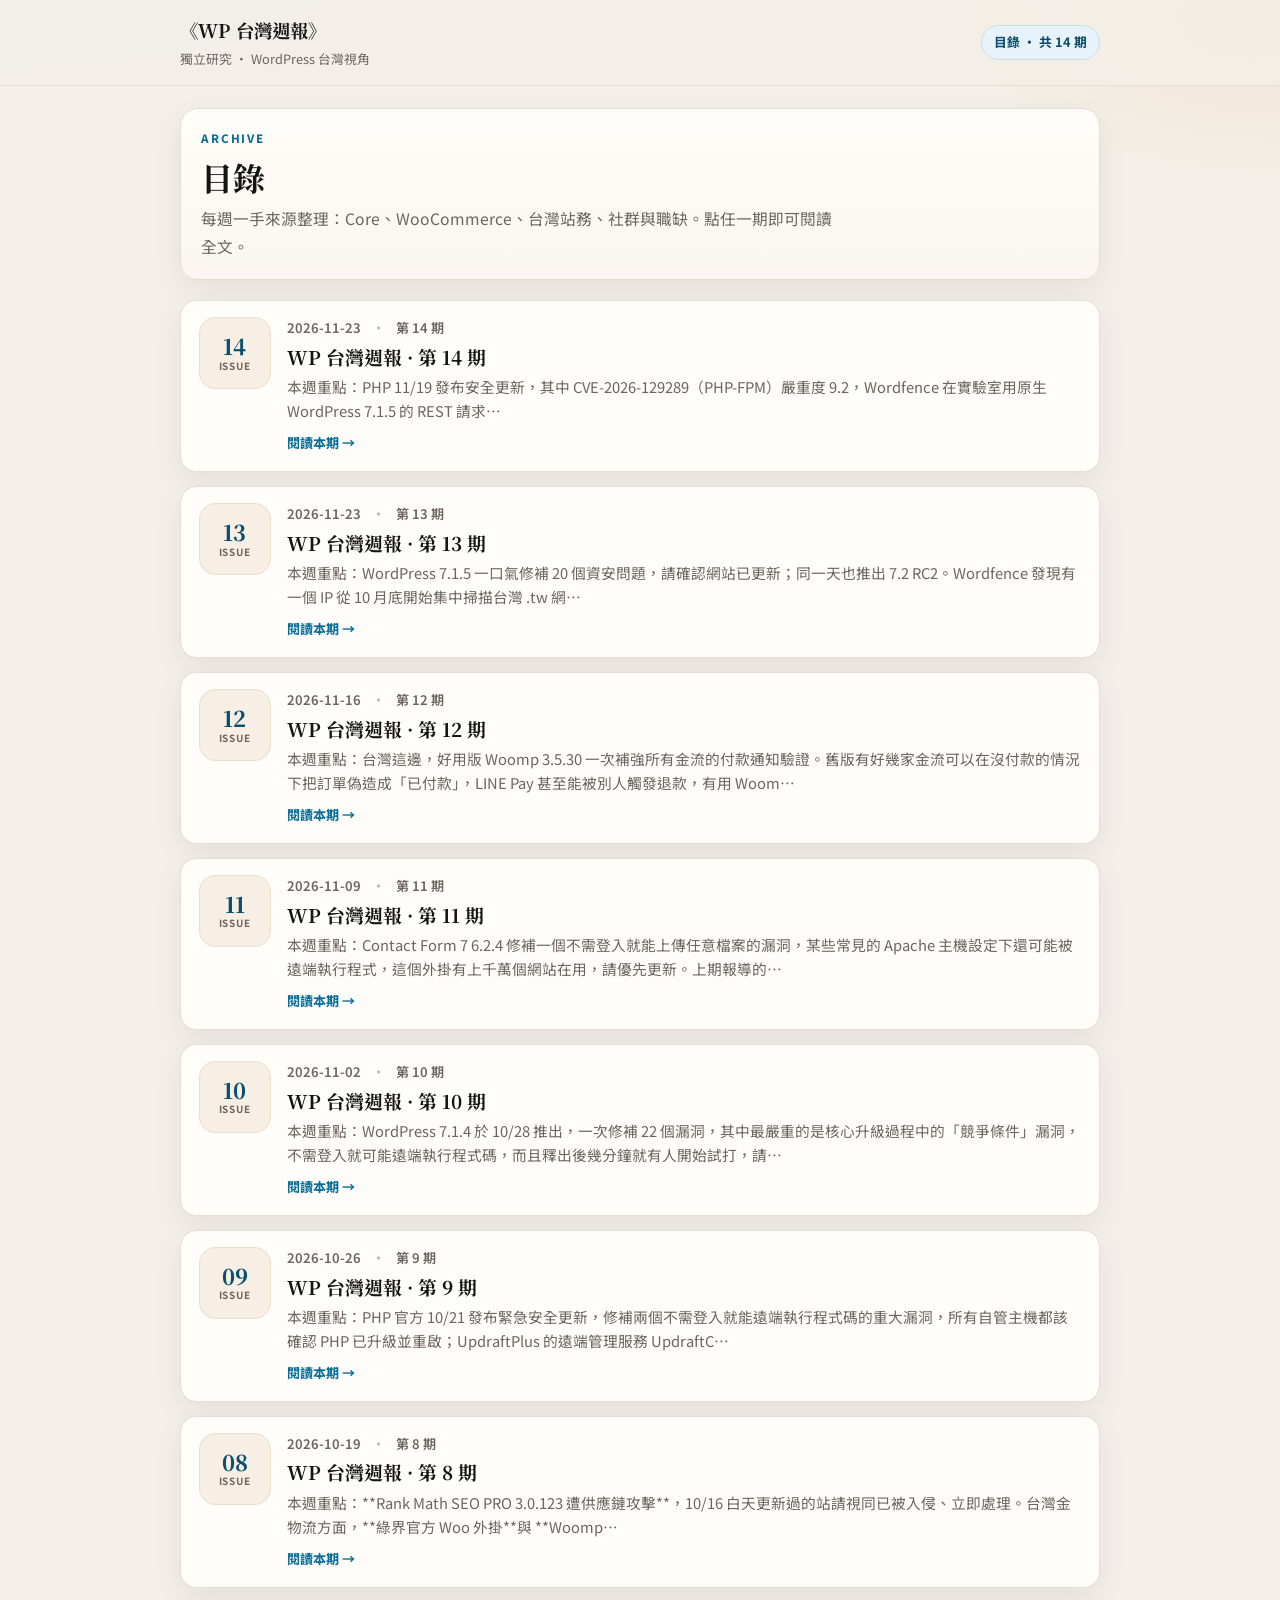
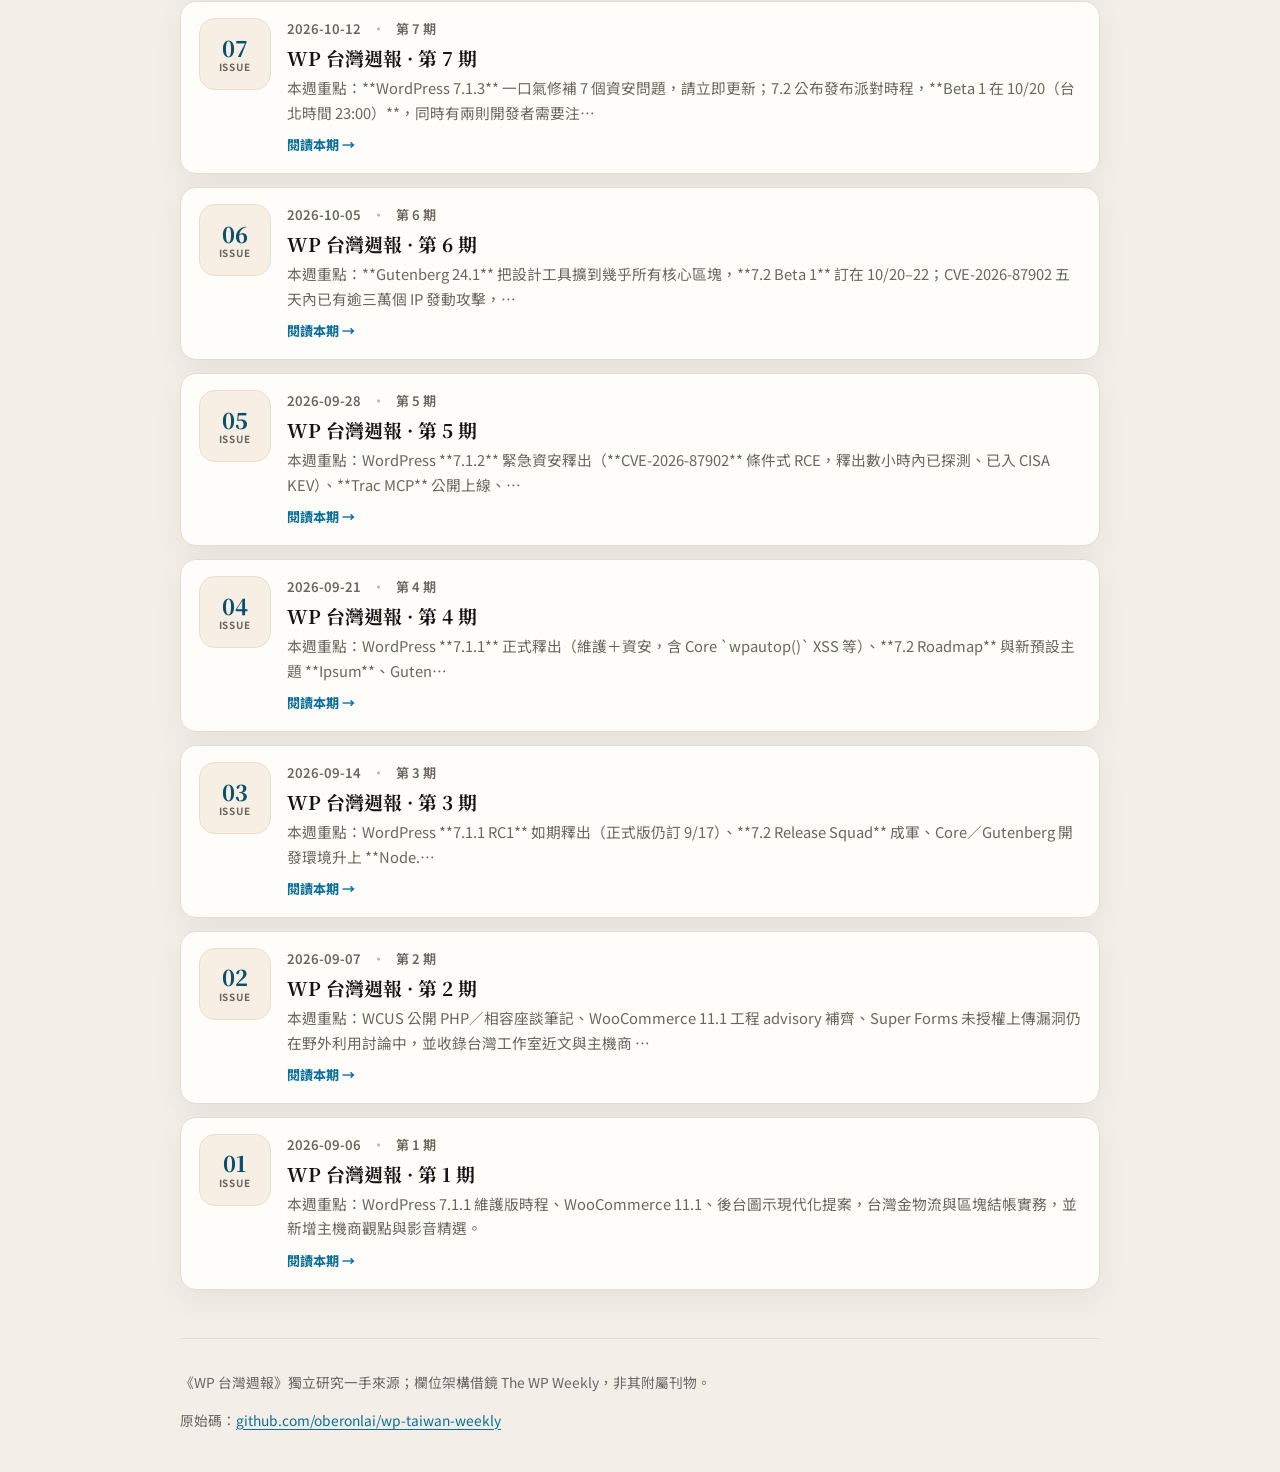
<file: index.html>
<!DOCTYPE html>
<html lang="zh-Hant">
<head>
<meta charset="utf-8">
<meta name="viewport" content="width=device-width, initial-scale=1">
<title>《WP 台灣週報》目錄</title>
<meta name="description" content="《WP 台灣週報》期數目錄：獨立研究 WordPress／WooCommerce 台灣視角週報。">
<link rel="preconnect" href="https://fonts.googleapis.com">
<link rel="preconnect" href="https://fonts.gstatic.com" crossorigin>
<link href="https://fonts.googleapis.com/css2?family=Noto+Sans+TC:wght@400;500;700;800&family=Noto+Serif+TC:wght@600;700&display=swap" rel="stylesheet">
<link rel="stylesheet" href="styles.css">
</head>
<body>
<header class="site-header">
  <div class="inner">
    <a class="brand" href="./"><strong>《WP 台灣週報》</strong><span>獨立研究 · WordPress 台灣視角</span></a>
    <span class="badge">目錄 · 共 14 期</span>
  </div>
</header>
<main class="page">
  <section class="intro">
    <div class="kicker">Archive</div>
    <h1>目錄</h1>
    <p>每週一手來源整理：Core、WooCommerce、台灣站務、社群與職缺。點任一期即可閱讀全文。</p>
  </section>
  <section class="issue-list" aria-label="期數列表"><a class="issue-card" href="issues/014.html"><div class="issue-num">14<small>ISSUE</small></div><div class="issue-body"><div class="issue-meta"><span>2026-11-23</span><span class="dot">·</span><span>第 14 期</span></div><h2>WP 台灣週報 · 第 14 期</h2><p>本週重點：PHP 11/19 發布安全更新，其中 CVE-2026-129289（PHP-FPM）嚴重度 9.2，Wordfence 在實驗室用原生 WordPress 7.1.5 的 REST 請求…</p><div class="issue-cta">閱讀本期 →</div></div></a><a class="issue-card" href="issues/013.html"><div class="issue-num">13<small>ISSUE</small></div><div class="issue-body"><div class="issue-meta"><span>2026-11-23</span><span class="dot">·</span><span>第 13 期</span></div><h2>WP 台灣週報 · 第 13 期</h2><p>本週重點：WordPress 7.1.5 一口氣修補 20 個資安問題，請確認網站已更新；同一天也推出 7.2 RC2。Wordfence 發現有一個 IP 從 10 月底開始集中掃描台灣 .tw 網…</p><div class="issue-cta">閱讀本期 →</div></div></a><a class="issue-card" href="issues/012.html"><div class="issue-num">12<small>ISSUE</small></div><div class="issue-body"><div class="issue-meta"><span>2026-11-16</span><span class="dot">·</span><span>第 12 期</span></div><h2>WP 台灣週報 · 第 12 期</h2><p>本週重點：台灣這邊，好用版 Woomp 3.5.30 一次補強所有金流的付款通知驗證。舊版有好幾家金流可以在沒付款的情況下把訂單偽造成「已付款」，LINE Pay 甚至能被別人觸發退款，有用 Woom…</p><div class="issue-cta">閱讀本期 →</div></div></a><a class="issue-card" href="issues/011.html"><div class="issue-num">11<small>ISSUE</small></div><div class="issue-body"><div class="issue-meta"><span>2026-11-09</span><span class="dot">·</span><span>第 11 期</span></div><h2>WP 台灣週報 · 第 11 期</h2><p>本週重點：Contact Form 7 6.2.4 修補一個不需登入就能上傳任意檔案的漏洞，某些常見的 Apache 主機設定下還可能被遠端執行程式，這個外掛有上千萬個網站在用，請優先更新。上期報導的…</p><div class="issue-cta">閱讀本期 →</div></div></a><a class="issue-card" href="issues/010.html"><div class="issue-num">10<small>ISSUE</small></div><div class="issue-body"><div class="issue-meta"><span>2026-11-02</span><span class="dot">·</span><span>第 10 期</span></div><h2>WP 台灣週報 · 第 10 期</h2><p>本週重點：WordPress 7.1.4 於 10/28 推出，一次修補 22 個漏洞，其中最嚴重的是核心升級過程中的「競爭條件」漏洞，不需登入就可能遠端執行程式碼，而且釋出後幾分鐘就有人開始試打，請…</p><div class="issue-cta">閱讀本期 →</div></div></a><a class="issue-card" href="issues/009.html"><div class="issue-num">09<small>ISSUE</small></div><div class="issue-body"><div class="issue-meta"><span>2026-10-26</span><span class="dot">·</span><span>第 9 期</span></div><h2>WP 台灣週報 · 第 9 期</h2><p>本週重點：PHP 官方 10/21 發布緊急安全更新，修補兩個不需登入就能遠端執行程式碼的重大漏洞，所有自管主機都該確認 PHP 已升級並重啟；UpdraftPlus 的遠端管理服務 UpdraftC…</p><div class="issue-cta">閱讀本期 →</div></div></a><a class="issue-card" href="issues/008.html"><div class="issue-num">08<small>ISSUE</small></div><div class="issue-body"><div class="issue-meta"><span>2026-10-19</span><span class="dot">·</span><span>第 8 期</span></div><h2>WP 台灣週報 · 第 8 期</h2><p>本週重點：**Rank Math SEO PRO 3.0.123 遭供應鏈攻擊**，10/16 白天更新過的站請視同已被入侵、立即處理。台灣金物流方面，**綠界官方 Woo 外掛**與 **Woomp…</p><div class="issue-cta">閱讀本期 →</div></div></a><a class="issue-card" href="issues/007.html"><div class="issue-num">07<small>ISSUE</small></div><div class="issue-body"><div class="issue-meta"><span>2026-10-12</span><span class="dot">·</span><span>第 7 期</span></div><h2>WP 台灣週報 · 第 7 期</h2><p>本週重點：**WordPress 7.1.3** 一口氣修補 7 個資安問題，請立即更新；7.2 公布發布派對時程，**Beta 1 在 10/20（台北時間 23:00）**，同時有兩則開發者需要注…</p><div class="issue-cta">閱讀本期 →</div></div></a><a class="issue-card" href="issues/006.html"><div class="issue-num">06<small>ISSUE</small></div><div class="issue-body"><div class="issue-meta"><span>2026-10-05</span><span class="dot">·</span><span>第 6 期</span></div><h2>WP 台灣週報 · 第 6 期</h2><p>本週重點：**Gutenberg 24.1** 把設計工具擴到幾乎所有核心區塊，**7.2 Beta 1** 訂在 10/20–22；CVE-2026-87902 五天內已有逾三萬個 IP 發動攻擊，…</p><div class="issue-cta">閱讀本期 →</div></div></a><a class="issue-card" href="issues/005.html"><div class="issue-num">05<small>ISSUE</small></div><div class="issue-body"><div class="issue-meta"><span>2026-09-28</span><span class="dot">·</span><span>第 5 期</span></div><h2>WP 台灣週報 · 第 5 期</h2><p>本週重點：WordPress **7.1.2** 緊急資安釋出（**CVE-2026-87902** 條件式 RCE，釋出數小時內已探測、已入 CISA KEV）、**Trac MCP** 公開上線、…</p><div class="issue-cta">閱讀本期 →</div></div></a><a class="issue-card" href="issues/004.html"><div class="issue-num">04<small>ISSUE</small></div><div class="issue-body"><div class="issue-meta"><span>2026-09-21</span><span class="dot">·</span><span>第 4 期</span></div><h2>WP 台灣週報 · 第 4 期</h2><p>本週重點：WordPress **7.1.1** 正式釋出（維護＋資安，含 Core `wpautop()` XSS 等）、**7.2 Roadmap** 與新預設主題 **Ipsum**、Guten…</p><div class="issue-cta">閱讀本期 →</div></div></a><a class="issue-card" href="issues/003.html"><div class="issue-num">03<small>ISSUE</small></div><div class="issue-body"><div class="issue-meta"><span>2026-09-14</span><span class="dot">·</span><span>第 3 期</span></div><h2>WP 台灣週報 · 第 3 期</h2><p>本週重點：WordPress **7.1.1 RC1** 如期釋出（正式版仍訂 9/17）、**7.2 Release Squad** 成軍、Core／Gutenberg 開發環境升上 **Node.…</p><div class="issue-cta">閱讀本期 →</div></div></a><a class="issue-card" href="issues/002.html"><div class="issue-num">02<small>ISSUE</small></div><div class="issue-body"><div class="issue-meta"><span>2026-09-07</span><span class="dot">·</span><span>第 2 期</span></div><h2>WP 台灣週報 · 第 2 期</h2><p>本週重點：WCUS 公開 PHP／相容座談筆記、WooCommerce 11.1 工程 advisory 補齊、Super Forms 未授權上傳漏洞仍在野外利用討論中，並收錄台灣工作室近文與主機商 …</p><div class="issue-cta">閱讀本期 →</div></div></a><a class="issue-card" href="issues/001.html"><div class="issue-num">01<small>ISSUE</small></div><div class="issue-body"><div class="issue-meta"><span>2026-09-06</span><span class="dot">·</span><span>第 1 期</span></div><h2>WP 台灣週報 · 第 1 期</h2><p>本週重點：WordPress 7.1.1 維護版時程、WooCommerce 11.1、後台圖示現代化提案，台灣金物流與區塊結帳實務，並新增主機商觀點與影音精選。</p><div class="issue-cta">閱讀本期 →</div></div></a></section>
</main>
<footer class="site-footer">
  <p>《WP 台灣週報》獨立研究一手來源；欄位架構借鏡 The WP Weekly，非其附屬刊物。</p>
  <p>原始碼：<a href="https://github.com/oberonlai/wp-taiwan-weekly">github.com/oberonlai/wp-taiwan-weekly</a></p>
</footer>
</body>
</html>
</file>
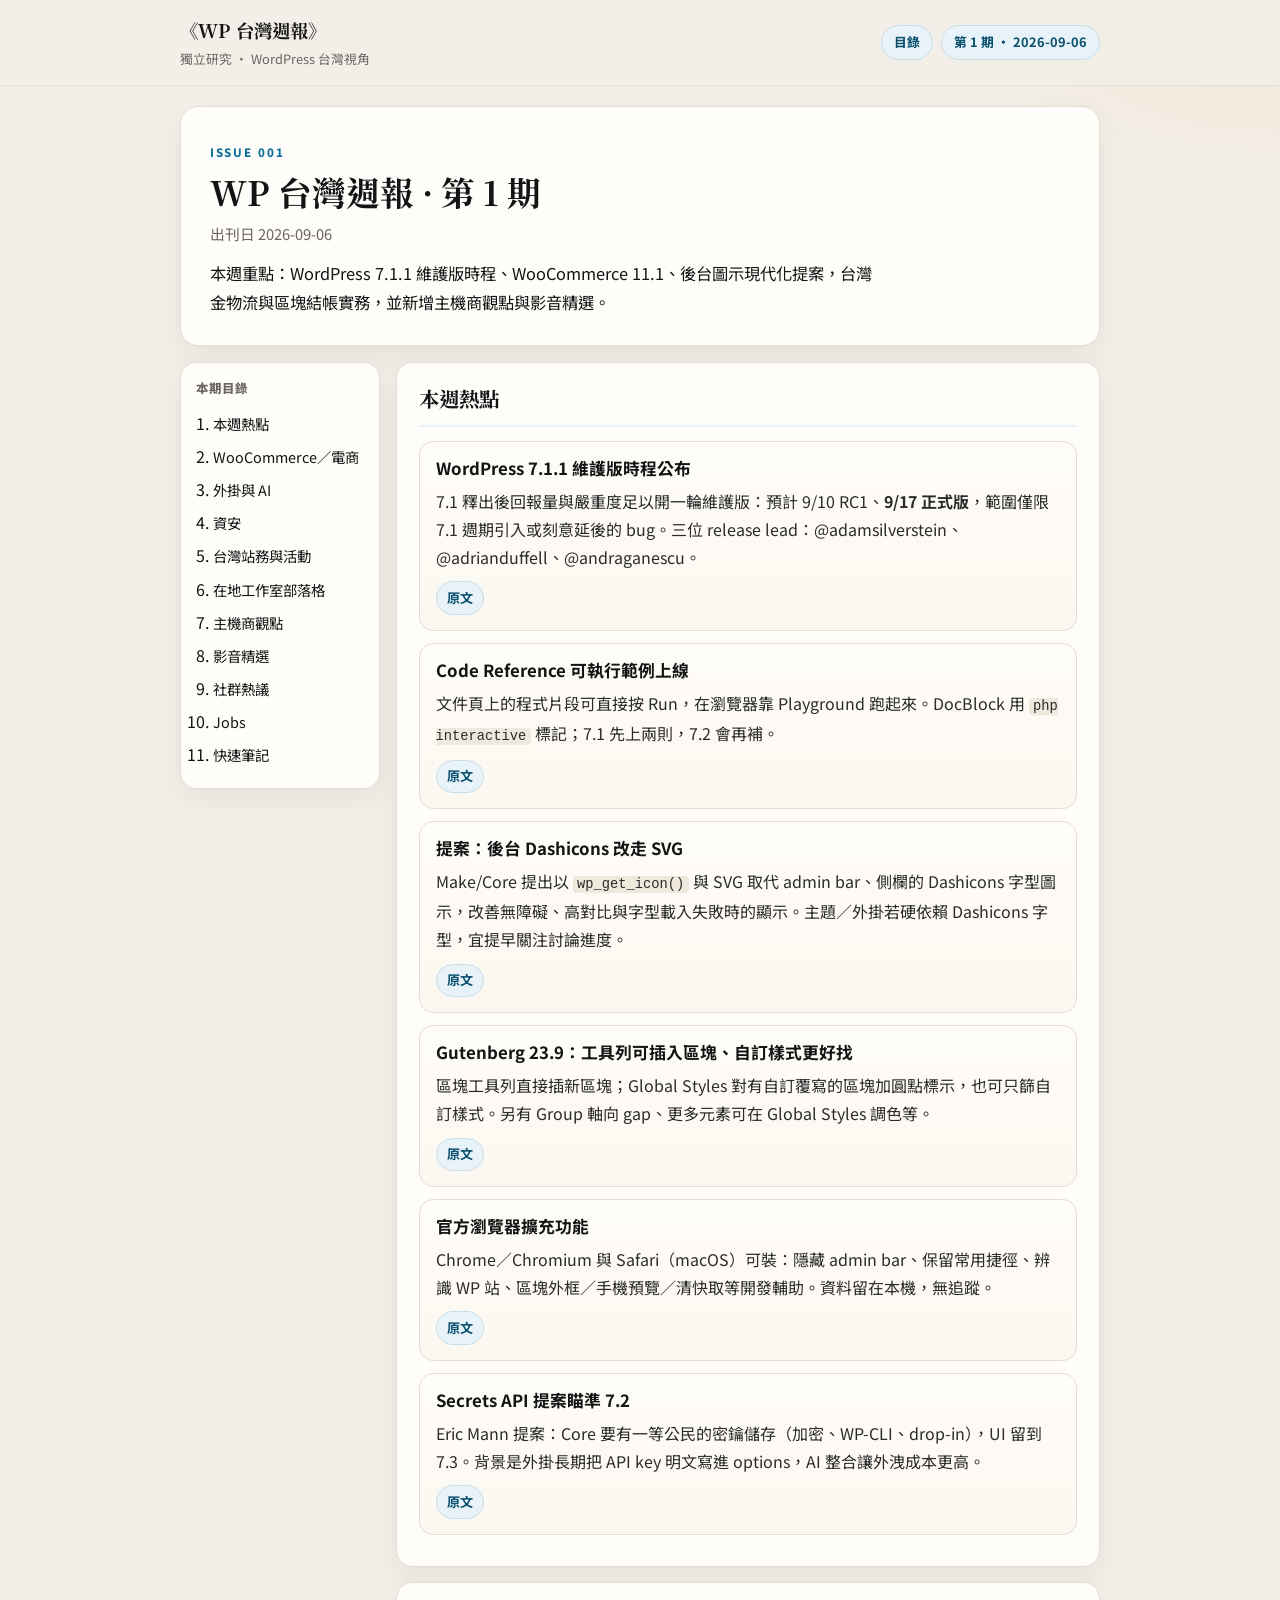
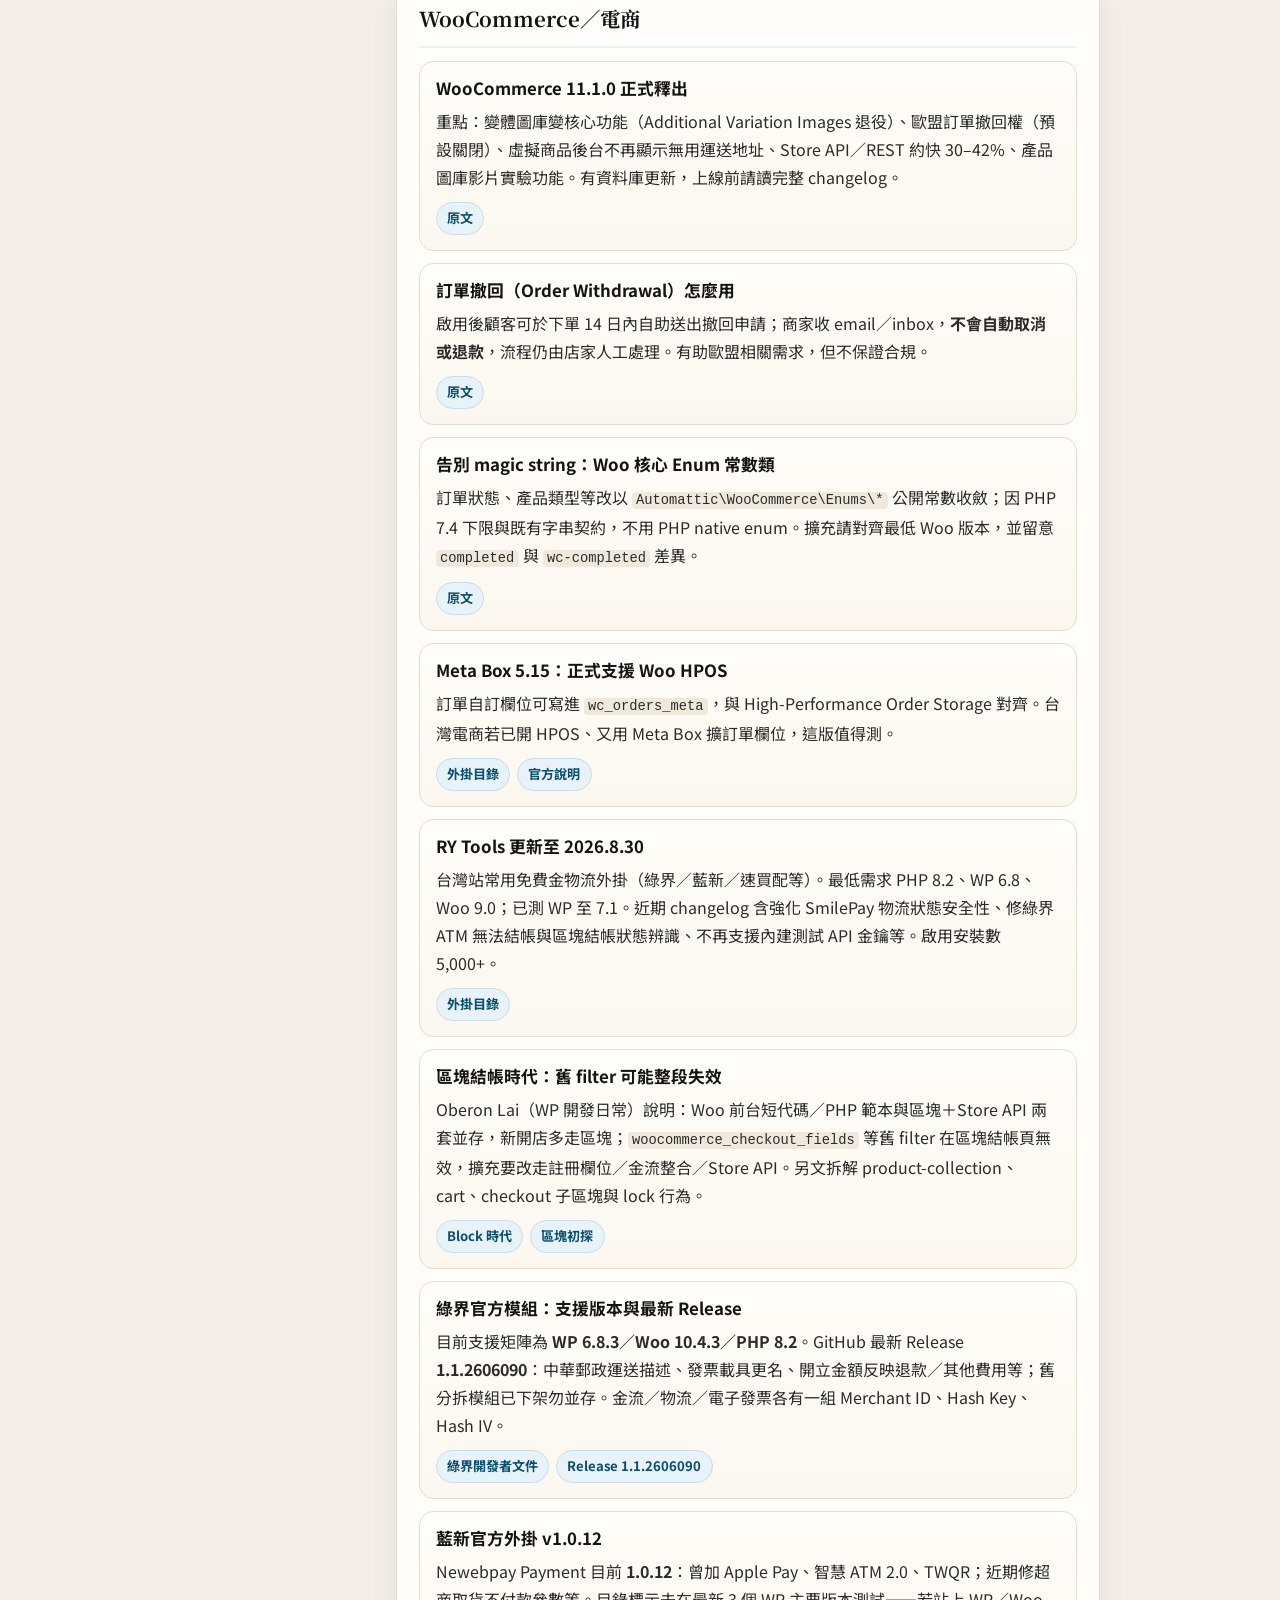
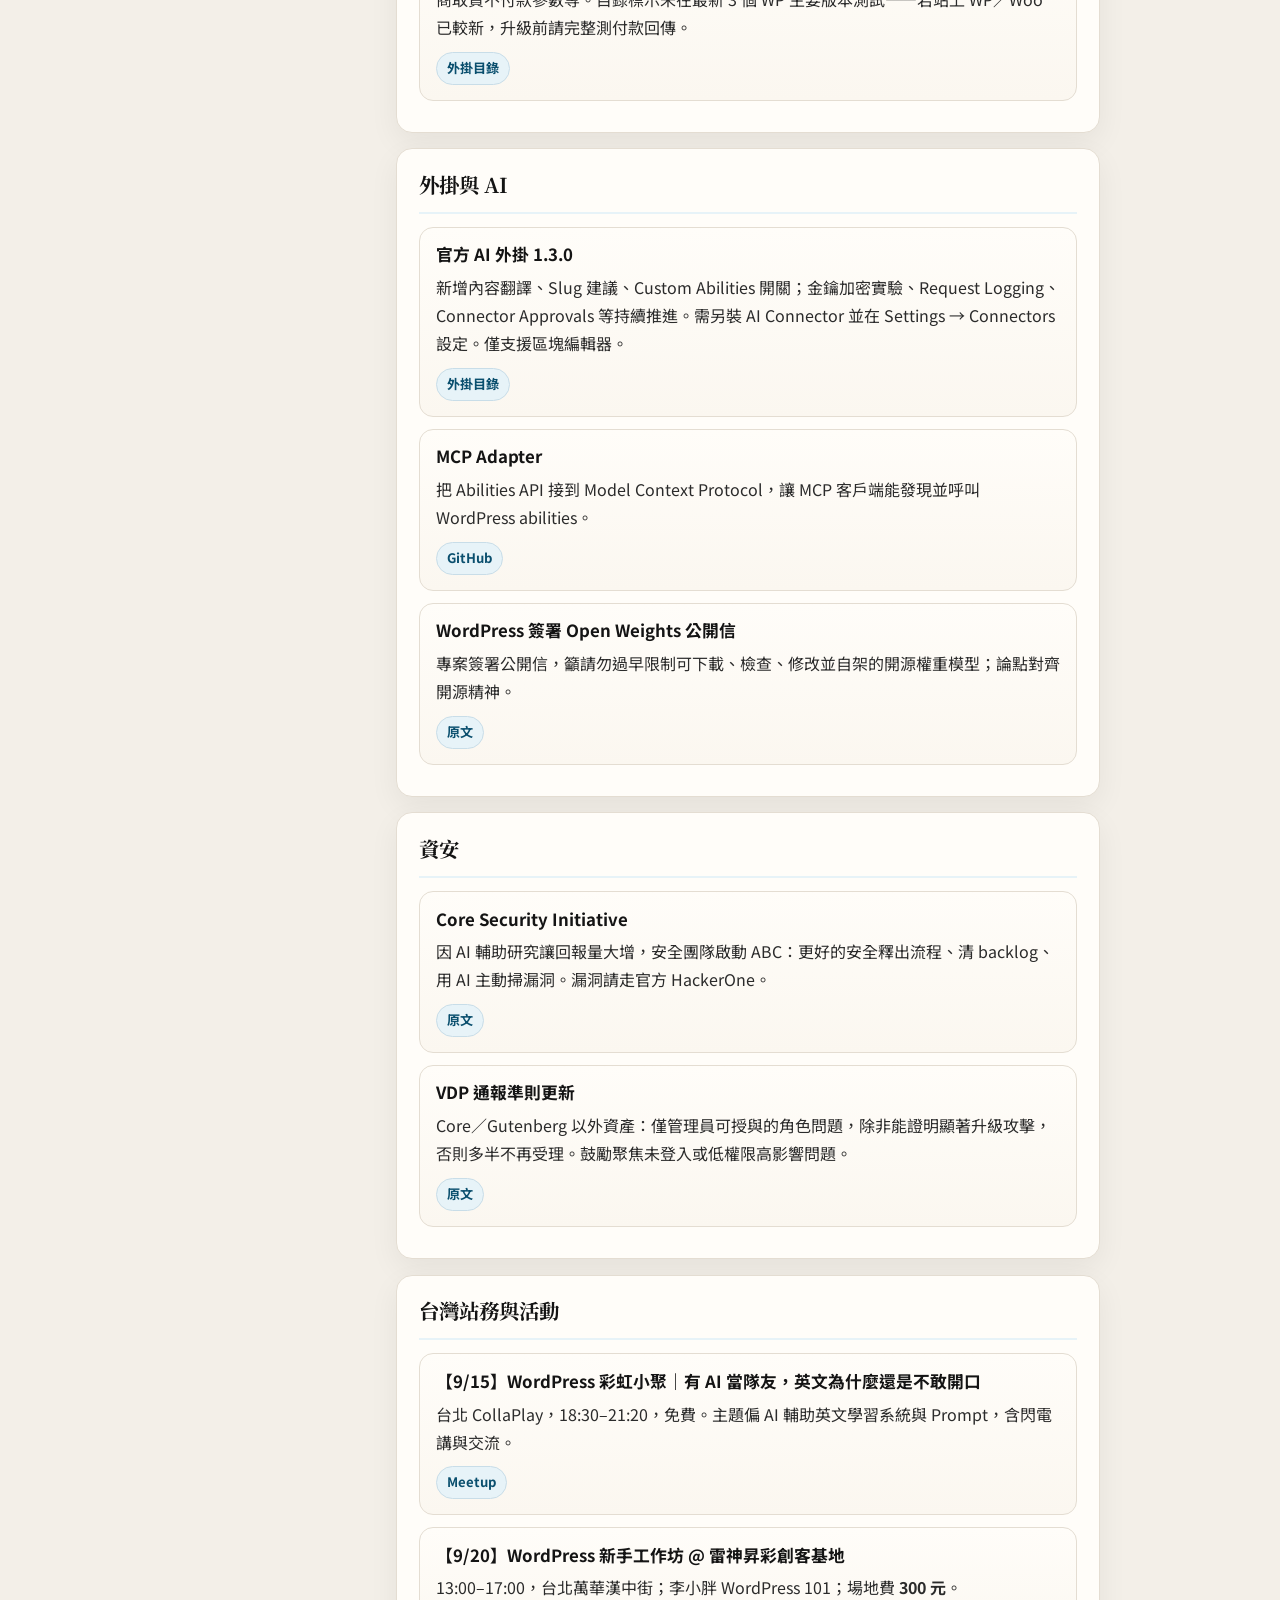
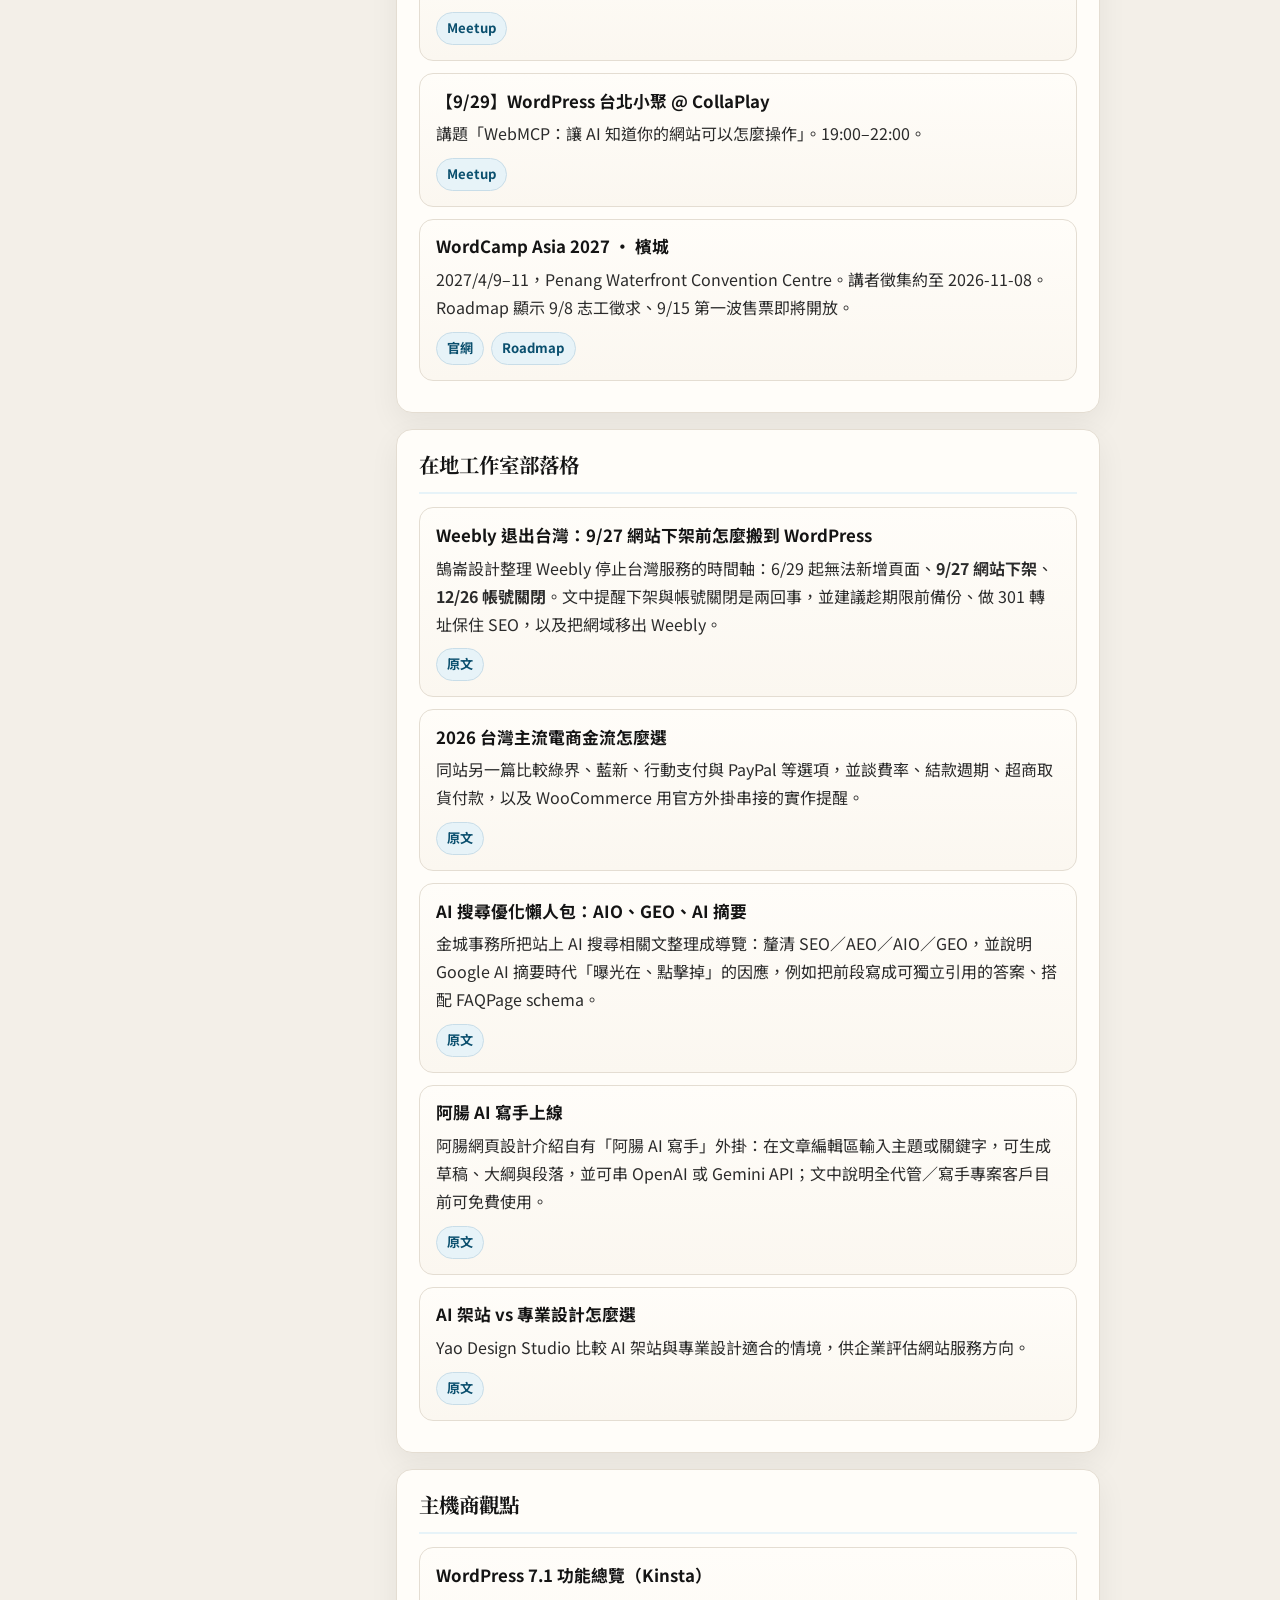
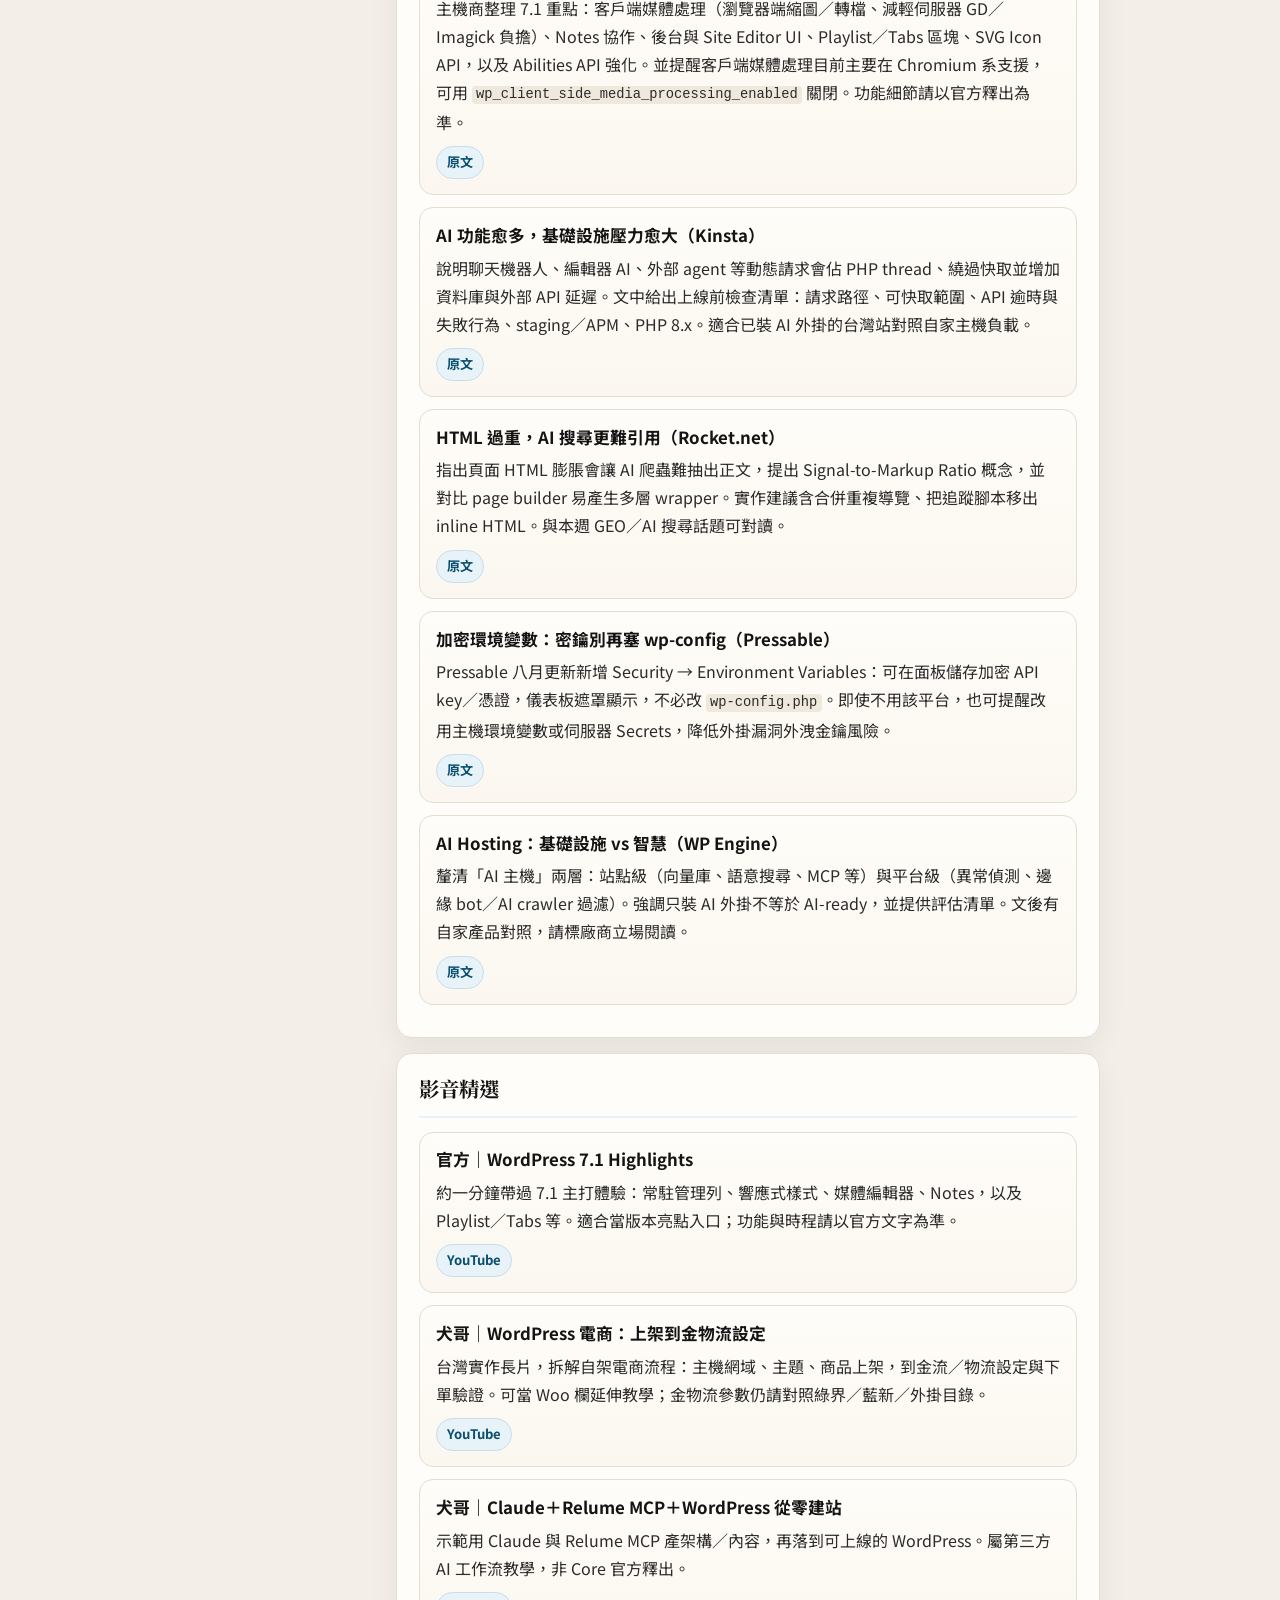
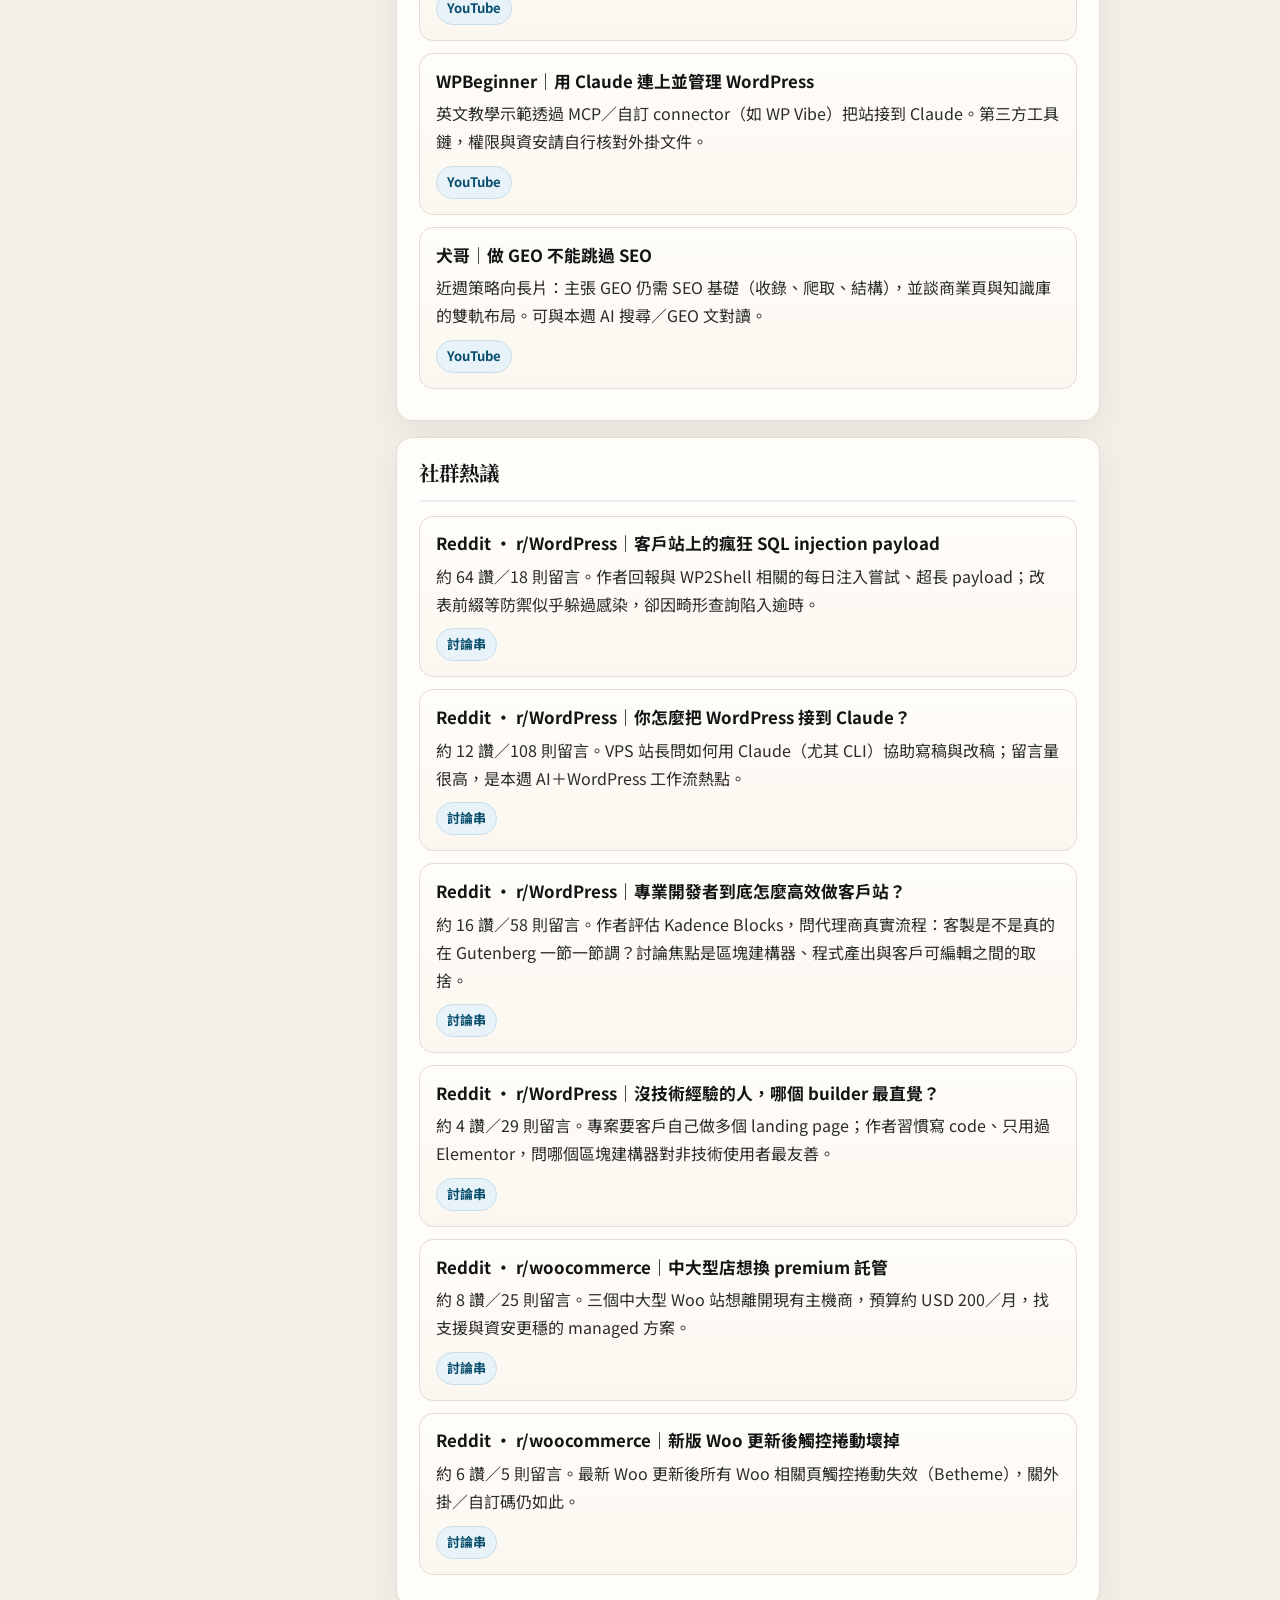
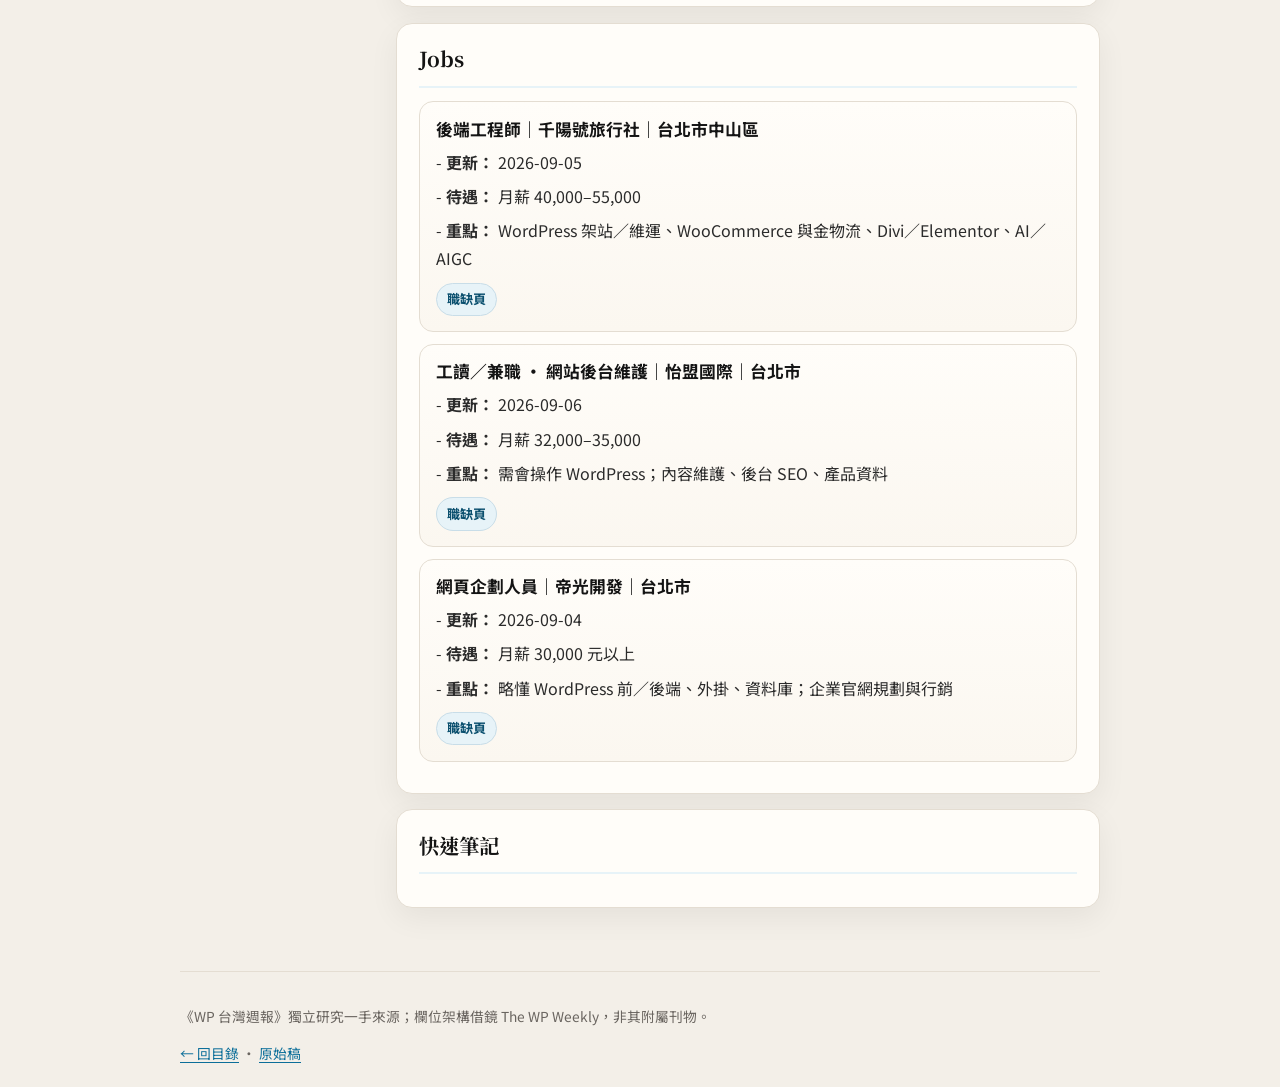
<file: issues/001.html>
<!DOCTYPE html>
<html lang="zh-Hant">
<head>
<meta charset="utf-8">
<meta name="viewport" content="width=device-width, initial-scale=1">
<title>WP 台灣週報 · 第 1 期｜WP 台灣週報</title>
<meta name="description" content="本週重點：WordPress 7.1.1 維護版時程、WooCommerce 11.1、後台圖示現代化提案，台灣金物流與區塊結帳實務，並新增主機商觀點與影音精選。">
<link rel="preconnect" href="https://fonts.googleapis.com">
<link rel="preconnect" href="https://fonts.gstatic.com" crossorigin>
<link href="https://fonts.googleapis.com/css2?family=Noto+Sans+TC:wght@400;500;700;800&family=Noto+Serif+TC:wght@600;700&display=swap" rel="stylesheet">
<link rel="stylesheet" href="../styles.css">
</head>
<body>
<header class="site-header">
  <div class="inner">
    <a class="brand" href="../"><strong>《WP 台灣週報》</strong><span>獨立研究 · WordPress 台灣視角</span></a>
    <div class="nav-links">
      <a href="../">目錄</a>
      <span class="badge">第 1 期 · 2026-09-06</span>
    </div>
  </div>
</header>
<section class="hero">
  <div class="kicker">ISSUE 001</div>
  <h1>WP 台灣週報 · 第 1 期</h1>
  <p class="meta">出刊日 2026-09-06</p>
  <p class="lede">本週重點：WordPress 7.1.1 維護版時程、WooCommerce 11.1、後台圖示現代化提案，台灣金物流與區塊結帳實務，並新增主機商觀點與影音精選。</p>
</section>
<div class="layout">
  <nav class="toc" aria-label="目錄"><h2>本期目錄</h2><ol><li><a href="#本週熱點">本週熱點</a></li><li><a href="#WooCommerce-電商">WooCommerce／電商</a></li><li><a href="#外掛與-AI">外掛與 AI</a></li><li><a href="#資安">資安</a></li><li><a href="#台灣站務與活動">台灣站務與活動</a></li><li><a href="#在地工作室部落格">在地工作室部落格</a></li><li><a href="#主機商觀點">主機商觀點</a></li><li><a href="#影音精選">影音精選</a></li><li><a href="#社群熱議">社群熱議</a></li><li><a href="#Jobs">Jobs</a></li><li><a href="#快速筆記">快速筆記</a></li></ol></nav>
  <main class="main"><section class="section" id="本週熱點"><h2>本週熱點</h2><article class="card"><h3>WordPress 7.1.1 維護版時程公布</h3><p>7.1 釋出後回報量與嚴重度足以開一輪維護版：預計 9/10 RC1、<strong>9/17 正式版</strong>，範圍僅限 7.1 週期引入或刻意延後的 bug。三位 release lead：@adamsilverstein、@adrianduffell、@andraganescu。</p><div class="links"><a href="https://make.wordpress.org/core/2026/09/02/wordpress-7-1-1-release-schedule/" rel="noopener noreferrer" target="_blank">原文</a></div></article><article class="card"><h3>Code Reference 可執行範例上線</h3><p>文件頁上的程式片段可直接按 Run，在瀏覽器靠 Playground 跑起來。DocBlock 用 <code>php interactive</code> 標記；7.1 先上兩則，7.2 會再補。</p><div class="links"><a href="https://make.wordpress.org/core/2026/09/04/runnable-code-examples-are-now-live-in-the-code-reference/" rel="noopener noreferrer" target="_blank">原文</a></div></article><article class="card"><h3>提案：後台 Dashicons 改走 SVG</h3><p>Make/Core 提出以 <code>wp_get_icon()</code> 與 SVG 取代 admin bar、側欄的 Dashicons 字型圖示，改善無障礙、高對比與字型載入失敗時的顯示。主題／外掛若硬依賴 Dashicons 字型，宜提早關注討論進度。</p><div class="links"><a href="https://make.wordpress.org/core/2026/09/04/replacing-dashicons-in-the-admin-bar-and-menu/" rel="noopener noreferrer" target="_blank">原文</a></div></article><article class="card"><h3>Gutenberg 23.9：工具列可插入區塊、自訂樣式更好找</h3><p>區塊工具列直接插新區塊；Global Styles 對有自訂覆寫的區塊加圓點標示，也可只篩自訂樣式。另有 Group 軸向 gap、更多元素可在 Global Styles 調色等。</p><div class="links"><a href="https://make.wordpress.org/core/2026/09/02/whats-new-in-gutenberg-23-9/" rel="noopener noreferrer" target="_blank">原文</a></div></article><article class="card"><h3>官方瀏覽器擴充功能</h3><p>Chrome／Chromium 與 Safari（macOS）可裝：隱藏 admin bar、保留常用捷徑、辨識 WP 站、區塊外框／手機預覽／清快取等開發輔助。資料留在本機，無追蹤。</p><div class="links"><a href="https://wordpress.org/news/2026/08/browser-extension/" rel="noopener noreferrer" target="_blank">原文</a></div></article><article class="card"><h3>Secrets API 提案瞄準 7.2</h3><p>Eric Mann 提案：Core 要有一等公民的密鑰儲存（加密、WP-CLI、drop-in），UI 留到 7.3。背景是外掛長期把 API key 明文寫進 options，AI 整合讓外洩成本更高。</p><div class="links"><a href="https://make.wordpress.org/core/2026/08/25/proposal-a-secrets-api-for-wordpress-7-2/" rel="noopener noreferrer" target="_blank">原文</a></div></article></section><section class="section" id="WooCommerce-電商"><h2>WooCommerce／電商</h2><article class="card"><h3>WooCommerce 11.1.0 正式釋出</h3><p>重點：變體圖庫變核心功能（Additional Variation Images 退役）、歐盟訂單撤回權（預設關閉）、虛擬商品後台不再顯示無用運送地址、Store API／REST 約快 30–42%、產品圖庫影片實驗功能。有資料庫更新，上線前請讀完整 changelog。</p><div class="links"><a href="https://developer.woocommerce.com/2026/09/03/wc-11-1-release-notes/" rel="noopener noreferrer" target="_blank">原文</a></div></article><article class="card"><h3>訂單撤回（Order Withdrawal）怎麼用</h3><p>啟用後顧客可於下單 14 日內自助送出撤回申請；商家收 email／inbox，<strong>不會自動取消或退款</strong>，流程仍由店家人工處理。有助歐盟相關需求，但不保證合規。</p><div class="links"><a href="https://developer.woocommerce.com/2026/08/27/order-withdrawal-woocommerce-11-1/" rel="noopener noreferrer" target="_blank">原文</a></div></article><article class="card"><h3>告別 magic string：Woo 核心 Enum 常數類</h3><p>訂單狀態、產品類型等改以 <code>Automattic\WooCommerce\Enums\*</code> 公開常數收斂；因 PHP 7.4 下限與既有字串契約，不用 PHP native enum。擴充請對齊最低 Woo 版本，並留意 <code>completed</code> 與 <code>wc-completed</code> 差異。</p><div class="links"><a href="https://developer.woocommerce.com/2026/09/02/from-magic-strings-to-enum/" rel="noopener noreferrer" target="_blank">原文</a></div></article><article class="card"><h3>Meta Box 5.15：正式支援 Woo HPOS</h3><p>訂單自訂欄位可寫進 <code>wc_orders_meta</code>，與 High-Performance Order Storage 對齊。台灣電商若已開 HPOS、又用 Meta Box 擴訂單欄位，這版值得測。</p><div class="links"><a href="https://wordpress.org/plugins/meta-box/" rel="noopener noreferrer" target="_blank">外掛目錄</a><a href="https://metabox.io/hpos-support/" rel="noopener noreferrer" target="_blank">官方說明</a></div></article><article class="card"><h3>RY Tools 更新至 2026.8.30</h3><p>台灣站常用免費金物流外掛（綠界／藍新／速買配等）。最低需求 PHP 8.2、WP 6.8、Woo 9.0；已測 WP 至 7.1。近期 changelog 含強化 SmilePay 物流狀態安全性、修綠界 ATM 無法結帳與區塊結帳狀態辨識、不再支援內建測試 API 金鑰等。啟用安裝數 5,000+。</p><div class="links"><a href="https://tw.wordpress.org/plugins/ry-woocommerce-tools/" rel="noopener noreferrer" target="_blank">外掛目錄</a></div></article><article class="card"><h3>區塊結帳時代：舊 filter 可能整段失效</h3><p>Oberon Lai（WP 開發日常）說明：Woo 前台短代碼／PHP 範本與區塊＋Store API 兩套並存，新開店多走區塊；<code>woocommerce_checkout_fields</code> 等舊 filter 在區塊結帳頁無效，擴充要改走註冊欄位／金流整合／Store API。另文拆解 product-collection、cart、checkout 子區塊與 lock 行為。</p><div class="links"><a href="https://oberonlai.blog/woocommerce-block/" rel="noopener noreferrer" target="_blank">Block 時代</a><a href="https://oberonlai.blog/woocommerce-product-cart-checkout-block/" rel="noopener noreferrer" target="_blank">區塊初探</a></div></article><article class="card"><h3>綠界官方模組：支援版本與最新 Release</h3><p>目前支援矩陣為 <strong>WP 6.8.3／Woo 10.4.3／PHP 8.2</strong>。GitHub 最新 Release <strong>1.1.2606090</strong>：中華郵政運送描述、發票載具更名、開立金額反映退款／其他費用等；舊分拆模組已下架勿並存。金流／物流／電子發票各有一組 Merchant ID、Hash Key、Hash IV。</p><div class="links"><a href="https://developers.ecpay.com.tw/62167/" rel="noopener noreferrer" target="_blank">綠界開發者文件</a><a href="https://github.com/ECPay/Woocommerce_ECPAY/releases/tag/1.1.2606090" rel="noopener noreferrer" target="_blank">Release 1.1.2606090</a></div></article><article class="card"><h3>藍新官方外掛 v1.0.12</h3><p>Newebpay Payment 目前 <strong>1.0.12</strong>：曾加 Apple Pay、智慧 ATM 2.0、TWQR；近期修超商取貨不付款參數等。目錄標示未在最新 3 個 WP 主要版本測試——若站上 WP／Woo 已較新，升級前請完整測付款回傳。</p><div class="links"><a href="https://tw.wordpress.org/plugins/newebpay-payment/" rel="noopener noreferrer" target="_blank">外掛目錄</a></div></article></section><section class="section" id="外掛與-AI"><h2>外掛與 AI</h2><article class="card"><h3>官方 AI 外掛 1.3.0</h3><p>新增內容翻譯、Slug 建議、Custom Abilities 開關；金鑰加密實驗、Request Logging、Connector Approvals 等持續推進。需另裝 AI Connector 並在 Settings → Connectors 設定。僅支援區塊編輯器。</p><div class="links"><a href="https://wordpress.org/plugins/ai/" rel="noopener noreferrer" target="_blank">外掛目錄</a></div></article><article class="card"><h3>MCP Adapter</h3><p>把 Abilities API 接到 Model Context Protocol，讓 MCP 客戶端能發現並呼叫 WordPress abilities。</p><div class="links"><a href="https://github.com/WordPress/mcp-adapter" rel="noopener noreferrer" target="_blank">GitHub</a></div></article><article class="card"><h3>WordPress 簽署 Open Weights 公開信</h3><p>專案簽署公開信，籲請勿過早限制可下載、檢查、修改並自架的開源權重模型；論點對齊開源精神。</p><div class="links"><a href="https://wordpress.org/news/2026/08/open-weight/" rel="noopener noreferrer" target="_blank">原文</a></div></article></section><section class="section" id="資安"><h2>資安</h2><article class="card"><h3>Core Security Initiative</h3><p>因 AI 輔助研究讓回報量大增，安全團隊啟動 ABC：更好的安全釋出流程、清 backlog、用 AI 主動掃漏洞。漏洞請走官方 HackerOne。</p><div class="links"><a href="https://make.wordpress.org/security/2026/08/28/the-core-security-initiative/" rel="noopener noreferrer" target="_blank">原文</a></div></article><article class="card"><h3>VDP 通報準則更新</h3><p>Core／Gutenberg 以外資產：僅管理員可授與的角色問題，除非能證明顯著升級攻擊，否則多半不再受理。鼓勵聚焦未登入或低權限高影響問題。</p><div class="links"><a href="https://make.wordpress.org/security/2026/09/01/updates-to-the-wordpress-vulnerability-disclosure-program/" rel="noopener noreferrer" target="_blank">原文</a></div></article></section><section class="section" id="台灣站務與活動"><h2>台灣站務與活動</h2><article class="card"><h3>【9/15】WordPress 彩虹小聚｜有 AI 當隊友，英文為什麼還是不敢開口</h3><p>台北 CollaPlay，18:30–21:20，免費。主題偏 AI 輔助英文學習系統與 Prompt，含閃電講與交流。</p><div class="links"><a href="https://www.meetup.com/taipei-wordpress/events/315900542/" rel="noopener noreferrer" target="_blank">Meetup</a></div></article><article class="card"><h3>【9/20】WordPress 新手工作坊 @ 雷神昇彩創客基地</h3><p>13:00–17:00，台北萬華漢中街；李小胖 WordPress 101；場地費 <strong>300 元</strong>。</p><div class="links"><a href="https://www.meetup.com/taipei-wordpress/events/316278822/" rel="noopener noreferrer" target="_blank">Meetup</a></div></article><article class="card"><h3>【9/29】WordPress 台北小聚 @ CollaPlay</h3><p>講題「WebMCP：讓 AI 知道你的網站可以怎麼操作」。19:00–22:00。</p><div class="links"><a href="https://www.meetup.com/taipei-wordpress/events/316309009/" rel="noopener noreferrer" target="_blank">Meetup</a></div></article><article class="card"><h3>WordCamp Asia 2027 · 檳城</h3><p>2027/4/9–11，Penang Waterfront Convention Centre。講者徵集約至 2026-11-08。Roadmap 顯示 9/8 志工徵求、9/15 第一波售票即將開放。</p><div class="links"><a href="https://asia.wordcamp.org/2027/" rel="noopener noreferrer" target="_blank">官網</a><a href="https://asia.wordcamp.org/2027/roadmap/" rel="noopener noreferrer" target="_blank">Roadmap</a></div></article></section><section class="section" id="在地工作室部落格"><h2>在地工作室部落格</h2><article class="card"><h3>Weebly 退出台灣：9/27 網站下架前怎麼搬到 WordPress</h3><p>鵠崙設計整理 Weebly 停止台灣服務的時間軸：6/29 起無法新增頁面、<strong>9/27 網站下架</strong>、<strong>12/26 帳號關閉</strong>。文中提醒下架與帳號關閉是兩回事，並建議趁期限前備份、做 301 轉址保住 SEO，以及把網域移出 Weebly。</p><div class="links"><a href="https://www.design-hu.com/web-news/weebly-taiwan-shutdown.html" rel="noopener noreferrer" target="_blank">原文</a></div></article><article class="card"><h3>2026 台灣主流電商金流怎麼選</h3><p>同站另一篇比較綠界、藍新、行動支付與 PayPal 等選項，並談費率、結款週期、超商取貨付款，以及 WooCommerce 用官方外掛串接的實作提醒。</p><div class="links"><a href="https://www.design-hu.com/web-news/taiwan-payment-gateway-comparison-2026.html" rel="noopener noreferrer" target="_blank">原文</a></div></article><article class="card"><h3>AI 搜尋優化懶人包：AIO、GEO、AI 摘要</h3><p>金城事務所把站上 AI 搜尋相關文整理成導覽：釐清 SEO／AEO／AIO／GEO，並說明 Google AI 摘要時代「曝光在、點擊掉」的因應，例如把前段寫成可獨立引用的答案、搭配 FAQPage schema。</p><div class="links"><a href="https://iseeu.tw/ai-search-optimization-guide/" rel="noopener noreferrer" target="_blank">原文</a></div></article><article class="card"><h3>阿腸 AI 寫手上線</h3><p>阿腸網頁設計介紹自有「阿腸 AI 寫手」外掛：在文章編輯區輸入主題或關鍵字，可生成草稿、大綱與段落，並可串 OpenAI 或 Gemini API；文中說明全代管／寫手專案客戶目前可免費使用。</p><div class="links"><a href="https://achang.tw/achang-ai-writer/" rel="noopener noreferrer" target="_blank">原文</a></div></article><article class="card"><h3>AI 架站 vs 專業設計怎麼選</h3><p>Yao Design Studio 比較 AI 架站與專業設計適合的情境，供企業評估網站服務方向。</p><div class="links"><a href="https://yao-studio.com/howtochoosewobuildyourwebsite/" rel="noopener noreferrer" target="_blank">原文</a></div></article></section><section class="section" id="主機商觀點"><h2>主機商觀點</h2><article class="card"><h3>WordPress 7.1 功能總覽（Kinsta）</h3><p>主機商整理 7.1 重點：客戶端媒體處理（瀏覽器端縮圖／轉檔、減輕伺服器 GD／Imagick 負擔）、Notes 協作、後台與 Site Editor UI、Playlist／Tabs 區塊、SVG Icon API，以及 Abilities API 強化。並提醒客戶端媒體處理目前主要在 Chromium 系支援，可用 <code>wp_client_side_media_processing_enabled</code> 關閉。功能細節請以官方釋出為準。</p><div class="links"><a href="https://kinsta.com/blog/wordpress-7-1/" rel="noopener noreferrer" target="_blank">原文</a></div></article><article class="card"><h3>AI 功能愈多，基礎設施壓力愈大（Kinsta）</h3><p>說明聊天機器人、編輯器 AI、外部 agent 等動態請求會佔 PHP thread、繞過快取並增加資料庫與外部 API 延遲。文中給出上線前檢查清單：請求路徑、可快取範圍、API 逾時與失敗行為、staging／APM、PHP 8.x。適合已裝 AI 外掛的台灣站對照自家主機負載。</p><div class="links"><a href="https://kinsta.com/blog/wordpress-ai-infrastructure/" rel="noopener noreferrer" target="_blank">原文</a></div></article><article class="card"><h3>HTML 過重，AI 搜尋更難引用（Rocket.net）</h3><p>指出頁面 HTML 膨脹會讓 AI 爬蟲難抽出正文，提出 Signal-to-Markup Ratio 概念，並對比 page builder 易產生多層 wrapper。實作建議含合併重複導覽、把追蹤腳本移出 inline HTML。與本週 GEO／AI 搜尋話題可對讀。</p><div class="links"><a href="https://rocket.net/blog/why-bloated-html-is-hurting-your-ai-search/" rel="noopener noreferrer" target="_blank">原文</a></div></article><article class="card"><h3>加密環境變數：密鑰別再塞 wp-config（Pressable）</h3><p>Pressable 八月更新新增 Security → Environment Variables：可在面板儲存加密 API key／憑證，儀表板遮罩顯示，不必改 <code>wp-config.php</code>。即使不用該平台，也可提醒改用主機環境變數或伺服器 Secrets，降低外掛漏洞外洩金鑰風險。</p><div class="links"><a href="https://pressable.com/blog/august-product-update-a-new-activity-hub-smarter-portfolio-management-and-safer-site-setup/" rel="noopener noreferrer" target="_blank">原文</a></div></article><article class="card"><h3>AI Hosting：基礎設施 vs 智慧（WP Engine）</h3><p>釐清「AI 主機」兩層：站點級（向量庫、語意搜尋、MCP 等）與平台級（異常偵測、邊緣 bot／AI crawler 過濾）。強調只裝 AI 外掛不等於 AI-ready，並提供評估清單。文後有自家產品對照，請標廠商立場閱讀。</p><div class="links"><a href="https://wpengine.com/blog/ai-hosting/" rel="noopener noreferrer" target="_blank">原文</a></div></article></section><section class="section" id="影音精選"><h2>影音精選</h2><article class="card"><h3>官方｜WordPress 7.1 Highlights</h3><p>約一分鐘帶過 7.1 主打體驗：常駐管理列、響應式樣式、媒體編輯器、Notes，以及 Playlist／Tabs 等。適合當版本亮點入口；功能與時程請以官方文字為準。</p><div class="links"><a href="https://www.youtube.com/watch?v=dO751c8jkn0" rel="noopener noreferrer" target="_blank">YouTube</a></div></article><article class="card"><h3>犬哥｜WordPress 電商：上架到金物流設定</h3><p>台灣實作長片，拆解自架電商流程：主機網域、主題、商品上架，到金流／物流設定與下單驗證。可當 Woo 欄延伸教學；金物流參數仍請對照綠界／藍新／外掛目錄。</p><div class="links"><a href="https://www.youtube.com/watch?v=AInRAtvM5o4" rel="noopener noreferrer" target="_blank">YouTube</a></div></article><article class="card"><h3>犬哥｜Claude＋Relume MCP＋WordPress 從零建站</h3><p>示範用 Claude 與 Relume MCP 產架構／內容，再落到可上線的 WordPress。屬第三方 AI 工作流教學，非 Core 官方釋出。</p><div class="links"><a href="https://www.youtube.com/watch?v=Ht0cmidv4a4" rel="noopener noreferrer" target="_blank">YouTube</a></div></article><article class="card"><h3>WPBeginner｜用 Claude 連上並管理 WordPress</h3><p>英文教學示範透過 MCP／自訂 connector（如 WP Vibe）把站接到 Claude。第三方工具鏈，權限與資安請自行核對外掛文件。</p><div class="links"><a href="https://www.youtube.com/watch?v=0nXGidFA1ck" rel="noopener noreferrer" target="_blank">YouTube</a></div></article><article class="card"><h3>犬哥｜做 GEO 不能跳過 SEO</h3><p>近週策略向長片：主張 GEO 仍需 SEO 基礎（收錄、爬取、結構），並談商業頁與知識庫的雙軌布局。可與本週 AI 搜尋／GEO 文對讀。</p><div class="links"><a href="https://www.youtube.com/watch?v=Dqm2WejqIU0" rel="noopener noreferrer" target="_blank">YouTube</a></div></article></section><section class="section" id="社群熱議"><h2>社群熱議</h2><article class="card"><h3>Reddit · r/WordPress｜客戶站上的瘋狂 SQL injection payload</h3><p>約 64 讚／18 則留言。作者回報與 WP2Shell 相關的每日注入嘗試、超長 payload；改表前綴等防禦似乎躲過感染，卻因畸形查詢陷入逾時。</p><div class="links"><a href="https://www.reddit.com/r/Wordpress/comments/1w7ieu4/the_crazy_sql_injection_payloads_i_found_on_one/" rel="noopener noreferrer" target="_blank">討論串</a></div></article><article class="card"><h3>Reddit · r/WordPress｜你怎麼把 WordPress 接到 Claude？</h3><p>約 12 讚／108 則留言。VPS 站長問如何用 Claude（尤其 CLI）協助寫稿與改稿；留言量很高，是本週 AI＋WordPress 工作流熱點。</p><div class="links"><a href="https://www.reddit.com/r/Wordpress/comments/1w7qnen/how_have_you_connected_your_wordpess_to_claude/" rel="noopener noreferrer" target="_blank">討論串</a></div></article><article class="card"><h3>Reddit · r/WordPress｜專業開發者到底怎麼高效做客戶站？</h3><p>約 16 讚／58 則留言。作者評估 Kadence Blocks，問代理商真實流程：客製是不是真的在 Gutenberg 一節一節調？討論焦點是區塊建構器、程式產出與客戶可編輯之間的取捨。</p><div class="links"><a href="https://www.reddit.com/r/Wordpress/comments/1w71qah/how_do_professional_wordpress_developers_build/" rel="noopener noreferrer" target="_blank">討論串</a></div></article><article class="card"><h3>Reddit · r/WordPress｜沒技術經驗的人，哪個 builder 最直覺？</h3><p>約 4 讚／29 則留言。專案要客戶自己做多個 landing page；作者習慣寫 code、只用過 Elementor，問哪個區塊建構器對非技術使用者最友善。</p><div class="links"><a href="https://www.reddit.com/r/Wordpress/comments/1w7wg6f/best_design_builder_for_people_without_experience/" rel="noopener noreferrer" target="_blank">討論串</a></div></article><article class="card"><h3>Reddit · r/woocommerce｜中大型店想換 premium 託管</h3><p>約 8 讚／25 則留言。三個中大型 Woo 站想離開現有主機商，預算約 USD 200／月，找支援與資安更穩的 managed 方案。</p><div class="links"><a href="https://www.reddit.com/r/woocommerce/comments/1w786mp/premium_hosting_providers/" rel="noopener noreferrer" target="_blank">討論串</a></div></article><article class="card"><h3>Reddit · r/woocommerce｜新版 Woo 更新後觸控捲動壞掉</h3><p>約 6 讚／5 則留言。最新 Woo 更新後所有 Woo 相關頁觸控捲動失效（Betheme），關外掛／自訂碼仍如此。</p><div class="links"><a href="https://www.reddit.com/r/woocommerce/comments/1w7ftg8/new_woo_update_breaks_touch_scrolling_on_my/" rel="noopener noreferrer" target="_blank">討論串</a></div></article></section><section class="section" id="Jobs"><h2>Jobs</h2><article class="card"><h3>後端工程師｜千陽號旅行社｜台北市中山區</h3><p>- <strong>更新：</strong> 2026-09-05</p><p>- <strong>待遇：</strong> 月薪 40,000–55,000</p><p>- <strong>重點：</strong> WordPress 架站／維運、WooCommerce 與金物流、Divi／Elementor、AI／AIGC</p><div class="links"><a href="https://www.yes123.com.tw/wk_index/job.asp?job_id=20250829112827_20553648&amp;p_id=c20250828165840_7341729" rel="noopener noreferrer" target="_blank">職缺頁</a></div></article><article class="card"><h3>工讀／兼職 · 網站後台維護｜怡盟國際｜台北市</h3><p>- <strong>更新：</strong> 2026-09-06</p><p>- <strong>待遇：</strong> 月薪 32,000–35,000</p><p>- <strong>重點：</strong> 需會操作 WordPress；內容維護、後台 SEO、產品資料</p><div class="links"><a href="https://www.yes123.com.tw/wk_index/job.asp?p_id=20250708142045_75521071&amp;job_id=20230607141456_4686654" rel="noopener noreferrer" target="_blank">職缺頁</a></div></article><article class="card"><h3>網頁企劃人員｜帝光開發｜台北市</h3><p>- <strong>更新：</strong> 2026-09-04</p><p>- <strong>待遇：</strong> 月薪 30,000 元以上</p><p>- <strong>重點：</strong> 略懂 WordPress 前／後端、外掛、資料庫；企業官網規劃與行銷</p><div class="links"><a href="https://www.yes123.com.tw/wk_index/job.asp?p_id=20150730134347_22154823&amp;job_id=20200723114217_3618176" rel="noopener noreferrer" target="_blank">職缺頁</a></div></article></section><section class="section" id="快速筆記"><h2>快速筆記</h2></section></main>
</div>
<footer class="site-footer">
  <p>《WP 台灣週報》獨立研究一手來源；欄位架構借鏡 The WP Weekly，非其附屬刊物。</p>
  <p><a href="../">← 回目錄</a> · <a href="https://github.com/oberonlai/wp-taiwan-weekly/blob/main/content/issue-001.md">原始稿</a></p>
</footer>
</body>
</html>
</file>
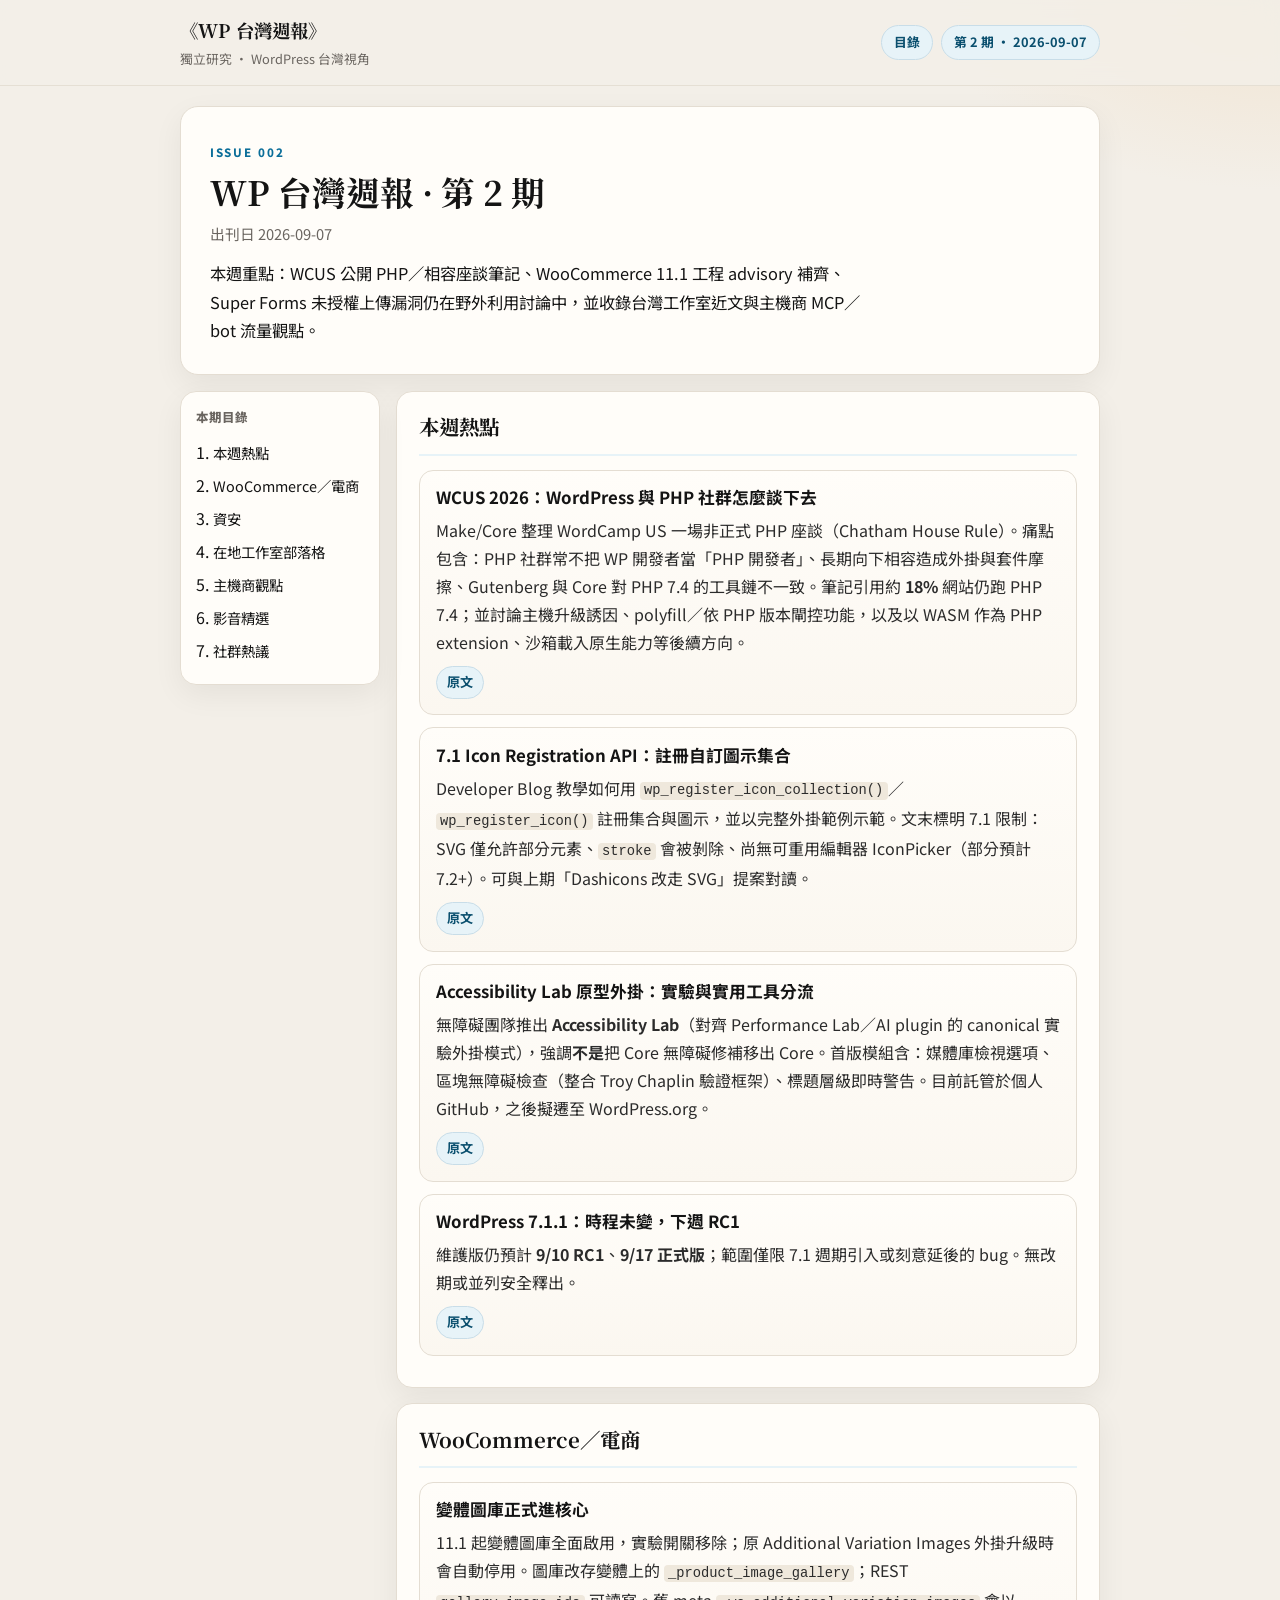
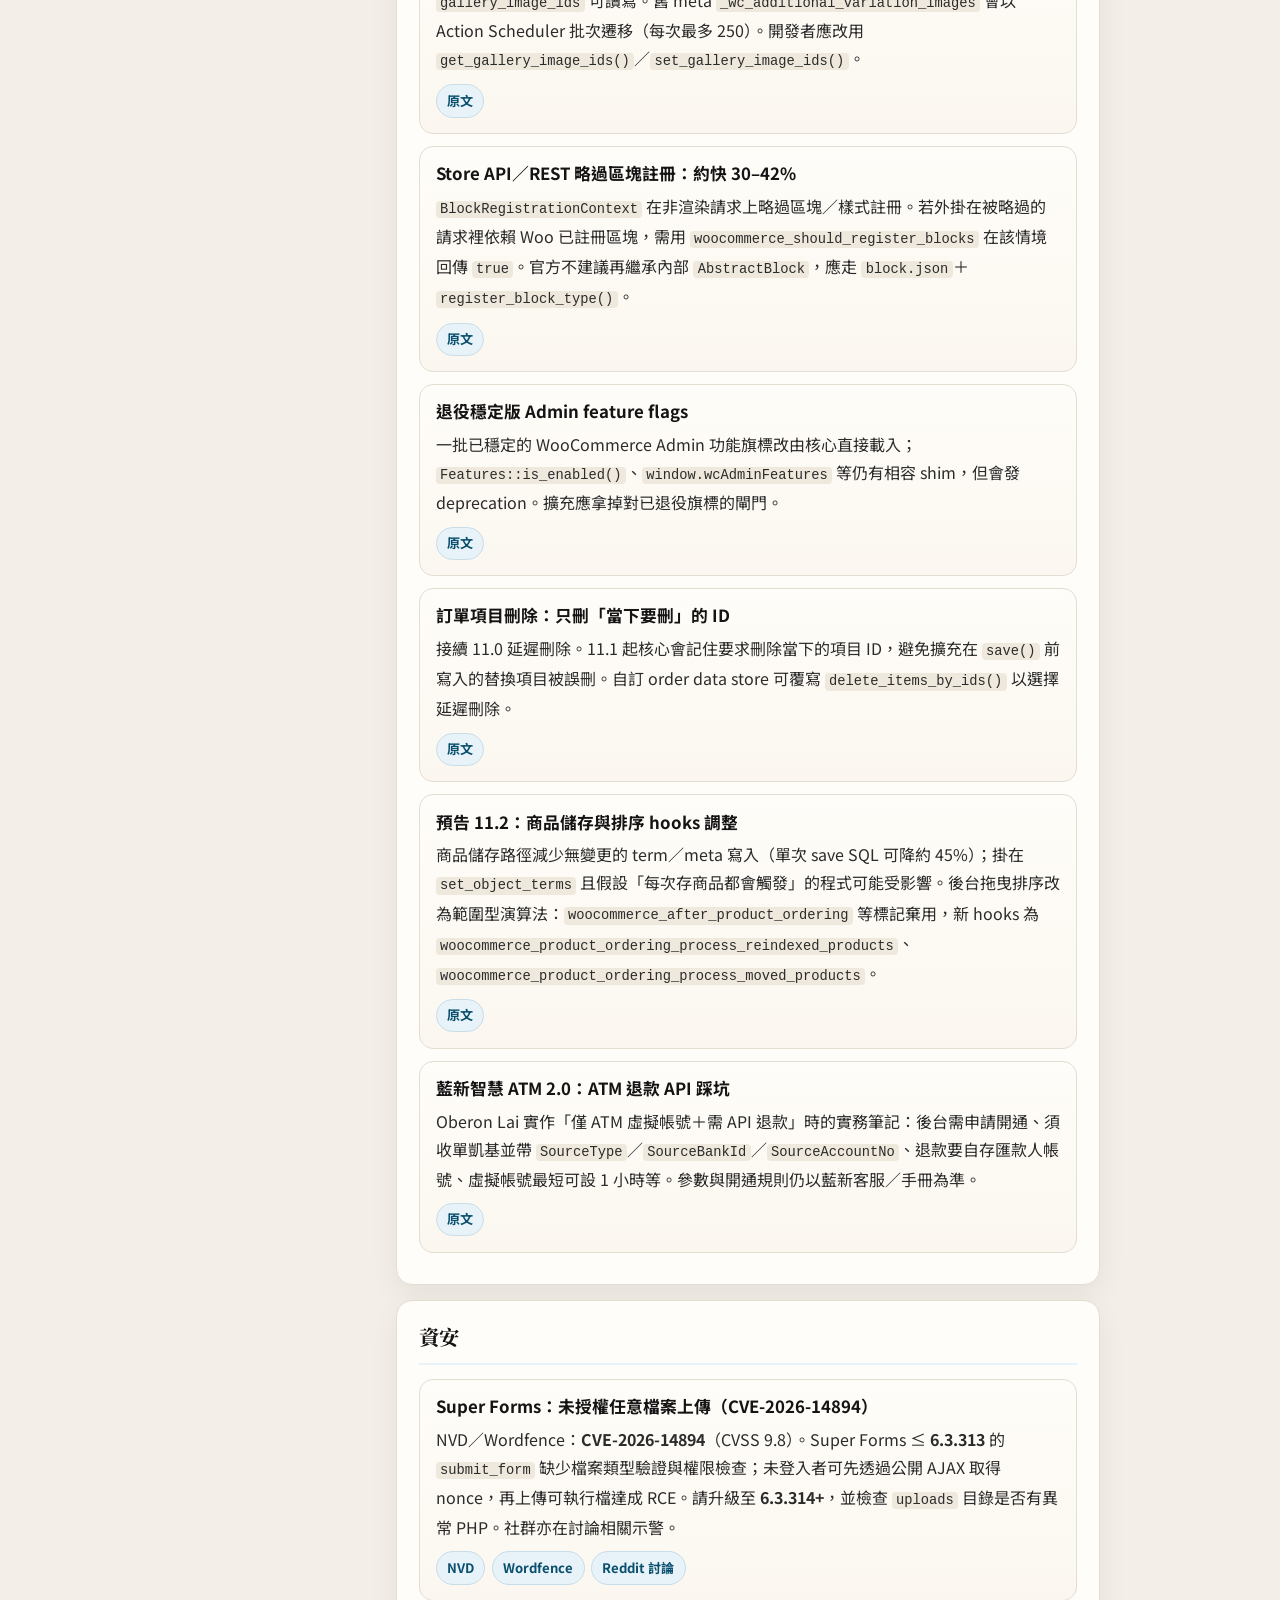
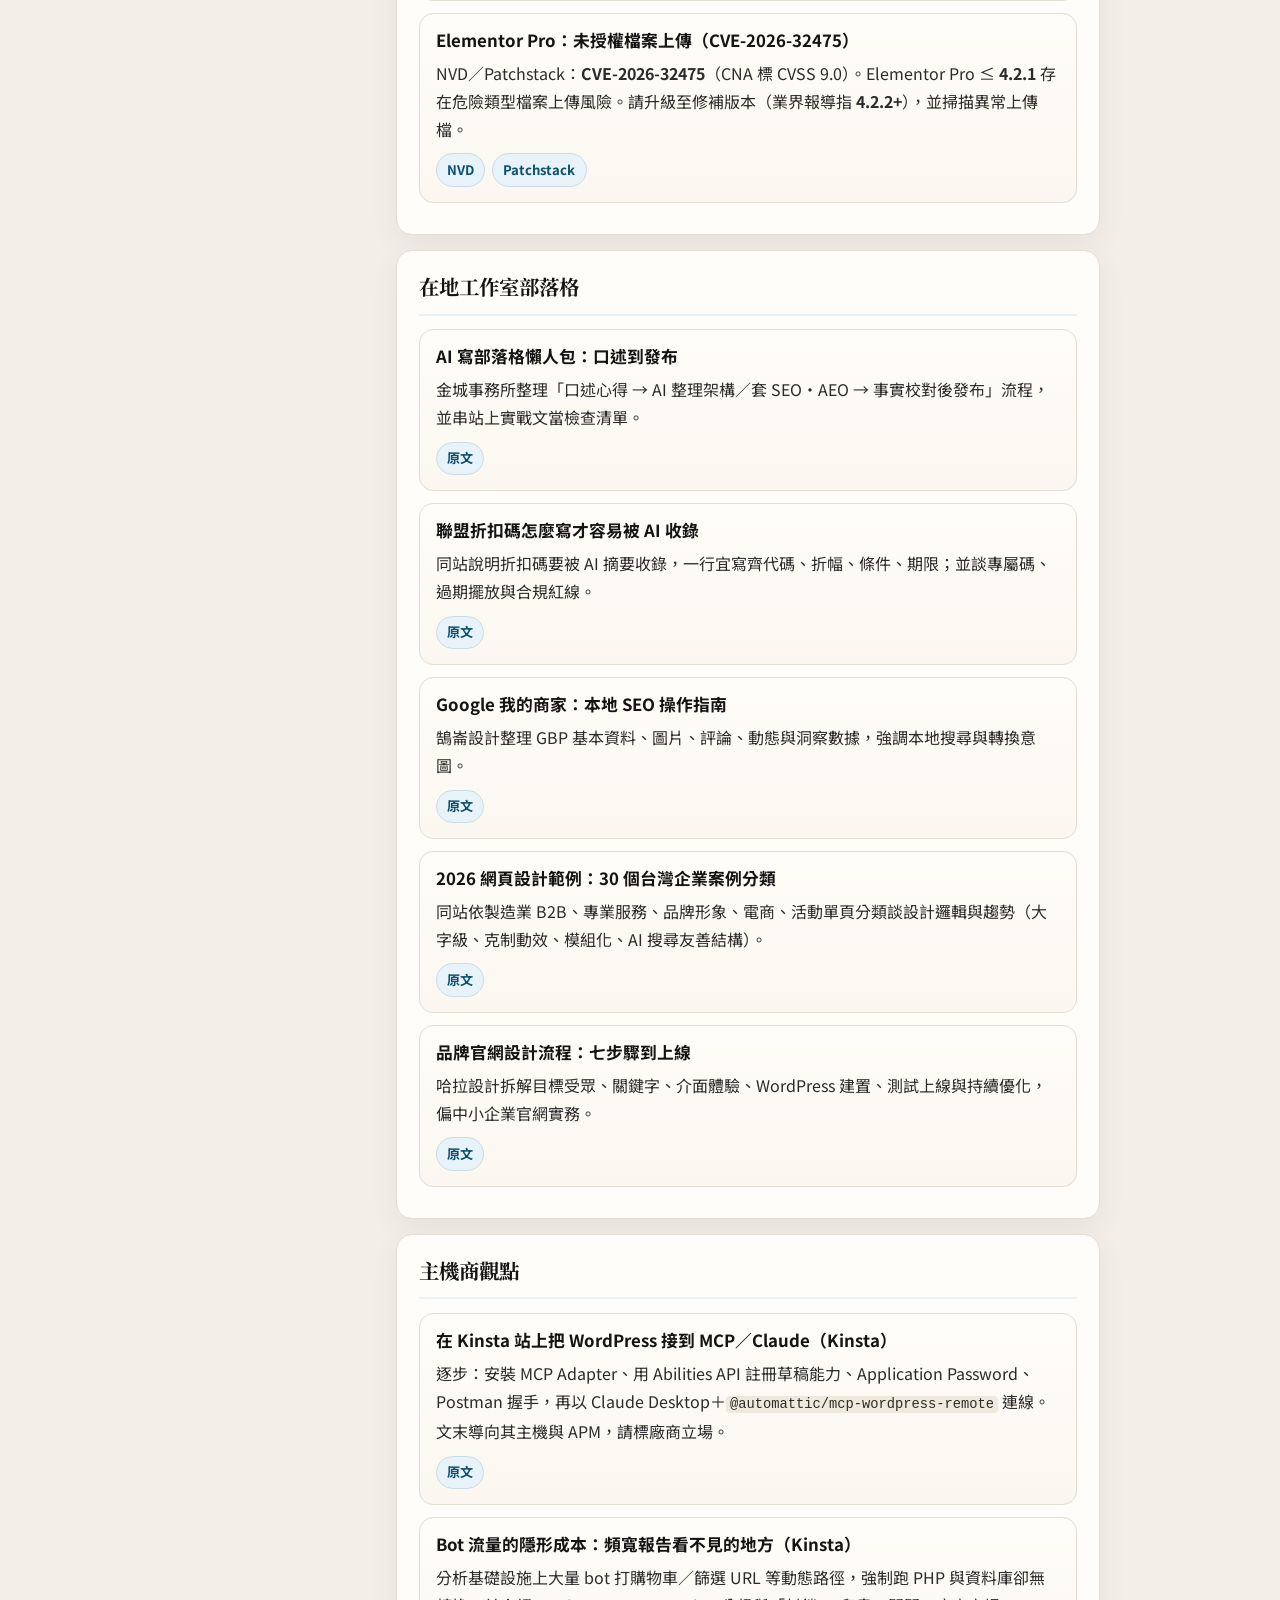
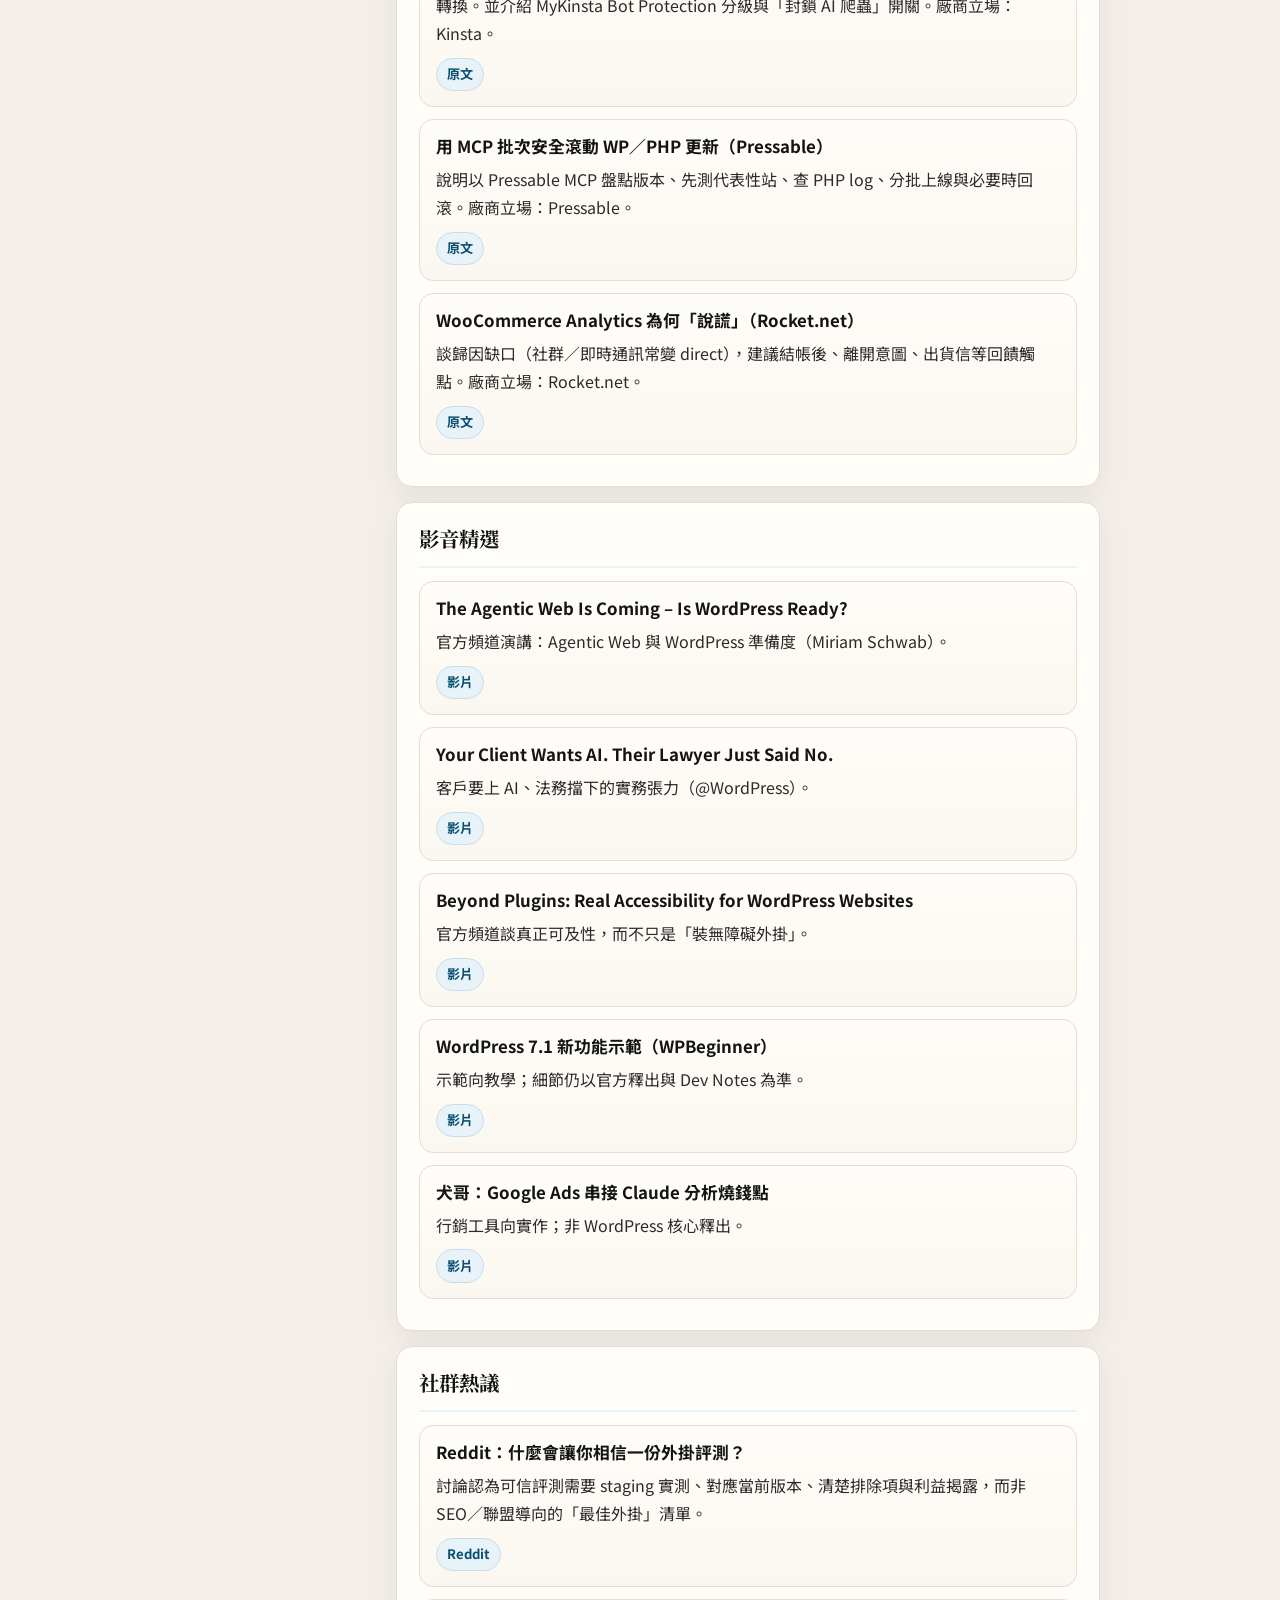
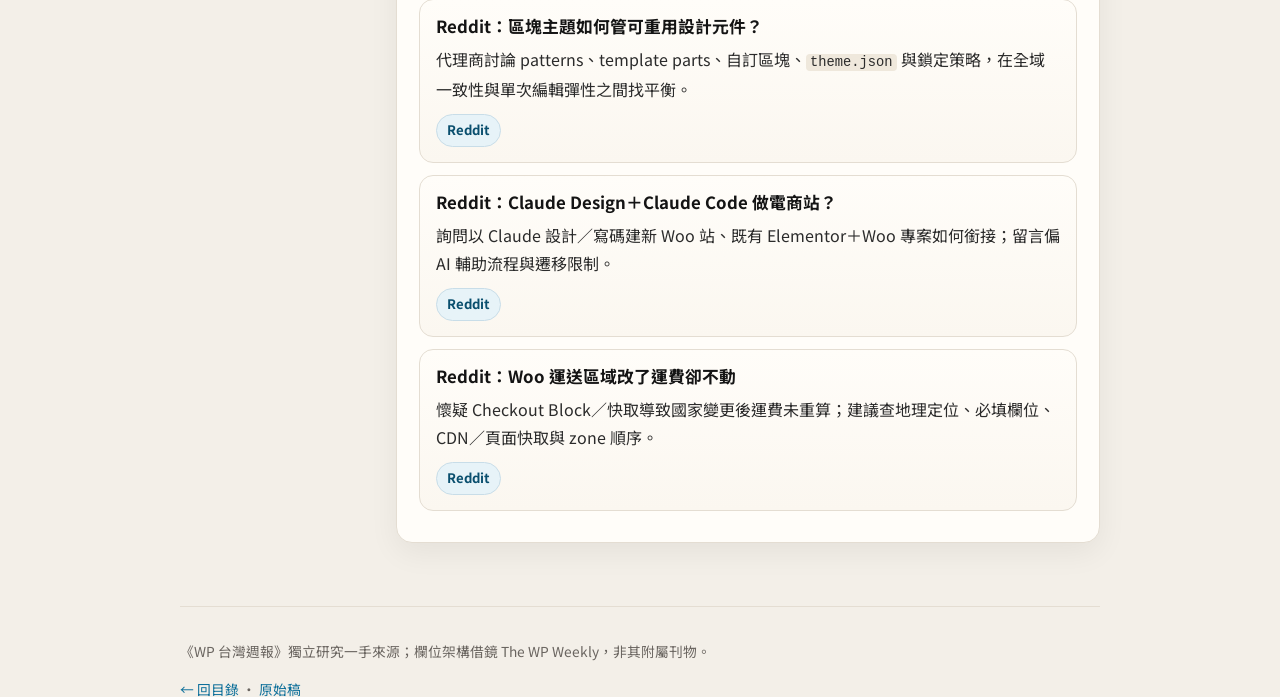
<file: issues/002.html>
<!DOCTYPE html>
<html lang="zh-Hant">
<head>
<meta charset="utf-8">
<meta name="viewport" content="width=device-width, initial-scale=1">
<title>WP 台灣週報 · 第 2 期｜WP 台灣週報</title>
<meta name="description" content="本週重點：WCUS 公開 PHP／相容座談筆記、WooCommerce 11.1 工程 advisory 補齊、Super Forms 未授權上傳漏洞仍在野外利用討論中，並收錄台灣工作室近文與主機商 MCP／bot 流量觀點。">
<link rel="preconnect" href="https://fonts.googleapis.com">
<link rel="preconnect" href="https://fonts.gstatic.com" crossorigin>
<link href="https://fonts.googleapis.com/css2?family=Noto+Sans+TC:wght@400;500;700;800&family=Noto+Serif+TC:wght@600;700&display=swap" rel="stylesheet">
<link rel="stylesheet" href="../styles.css">
</head>
<body>
<header class="site-header">
  <div class="inner">
    <a class="brand" href="../"><strong>《WP 台灣週報》</strong><span>獨立研究 · WordPress 台灣視角</span></a>
    <div class="nav-links">
      <a href="../">目錄</a>
      <span class="badge">第 2 期 · 2026-09-07</span>
    </div>
  </div>
</header>
<section class="hero">
  <div class="kicker">ISSUE 002</div>
  <h1>WP 台灣週報 · 第 2 期</h1>
  <p class="meta">出刊日 2026-09-07</p>
  <p class="lede">本週重點：WCUS 公開 PHP／相容座談筆記、WooCommerce 11.1 工程 advisory 補齊、Super Forms 未授權上傳漏洞仍在野外利用討論中，並收錄台灣工作室近文與主機商 MCP／bot 流量觀點。</p>
</section>
<div class="layout">
  <nav class="toc" aria-label="目錄"><h2>本期目錄</h2><ol><li><a href="#本週熱點">本週熱點</a></li><li><a href="#WooCommerce-電商">WooCommerce／電商</a></li><li><a href="#資安">資安</a></li><li><a href="#在地工作室部落格">在地工作室部落格</a></li><li><a href="#主機商觀點">主機商觀點</a></li><li><a href="#影音精選">影音精選</a></li><li><a href="#社群熱議">社群熱議</a></li></ol></nav>
  <main class="main"><section class="section" id="本週熱點"><h2>本週熱點</h2><article class="card"><h3>WCUS 2026：WordPress 與 PHP 社群怎麼談下去</h3><p>Make/Core 整理 WordCamp US 一場非正式 PHP 座談（Chatham House Rule）。痛點包含：PHP 社群常不把 WP 開發者當「PHP 開發者」、長期向下相容造成外掛與套件摩擦、Gutenberg 與 Core 對 PHP 7.4 的工具鏈不一致。筆記引用約 <strong>18%</strong> 網站仍跑 PHP 7.4；並討論主機升級誘因、polyfill／依 PHP 版本閘控功能，以及以 WASM 作為 PHP extension、沙箱載入原生能力等後續方向。</p><div class="links"><a href="https://make.wordpress.org/core/2026/09/03/wordcamp-us-2026-php-conversation/" rel="noopener noreferrer" target="_blank">原文</a></div></article><article class="card"><h3>7.1 Icon Registration API：註冊自訂圖示集合</h3><p>Developer Blog 教學如何用 <code>wp_register_icon_collection()</code>／<code>wp_register_icon()</code> 註冊集合與圖示，並以完整外掛範例示範。文末標明 7.1 限制：SVG 僅允許部分元素、<code>stroke</code> 會被剝除、尚無可重用編輯器 IconPicker（部分預計 7.2+）。可與上期「Dashicons 改走 SVG」提案對讀。</p><div class="links"><a href="https://developer.wordpress.org/news/2026/08/18/hands-on-with-the-wordpress-7-1-icon-registration-api/" rel="noopener noreferrer" target="_blank">原文</a></div></article><article class="card"><h3>Accessibility Lab 原型外掛：實驗與實用工具分流</h3><p>無障礙團隊推出 <strong>Accessibility Lab</strong>（對齊 Performance Lab／AI plugin 的 canonical 實驗外掛模式），強調<strong>不是</strong>把 Core 無障礙修補移出 Core。首版模組含：媒體庫檢視選項、區塊無障礙檢查（整合 Troy Chaplin 驗證框架）、標題層級即時警告。目前託管於個人 GitHub，之後擬遷至 WordPress.org。</p><div class="links"><a href="https://make.wordpress.org/accessibility/2026/08/21/help-shape-the-accessibility-lab-plugin/" rel="noopener noreferrer" target="_blank">原文</a></div></article><article class="card"><h3>WordPress 7.1.1：時程未變，下週 RC1</h3><p>維護版仍預計 <strong>9/10 RC1</strong>、<strong>9/17 正式版</strong>；範圍僅限 7.1 週期引入或刻意延後的 bug。無改期或並列安全釋出。</p><div class="links"><a href="https://make.wordpress.org/core/2026/09/02/wordpress-7-1-1-release-schedule/" rel="noopener noreferrer" target="_blank">原文</a></div></article></section><section class="section" id="WooCommerce-電商"><h2>WooCommerce／電商</h2><article class="card"><h3>變體圖庫正式進核心</h3><p>11.1 起變體圖庫全面啟用，實驗開關移除；原 Additional Variation Images 外掛升級時會自動停用。圖庫改存變體上的 <code>_product_image_gallery</code>；REST <code>gallery_image_ids</code> 可讀寫。舊 meta <code>_wc_additional_variation_images</code> 會以 Action Scheduler 批次遷移（每次最多 250）。開發者應改用 <code>get_gallery_image_ids()</code>／<code>set_gallery_image_ids()</code>。</p><div class="links"><a href="https://developer.woocommerce.com/2026/09/01/additional-variation-images/" rel="noopener noreferrer" target="_blank">原文</a></div></article><article class="card"><h3>Store API／REST 略過區塊註冊：約快 30–42%</h3><p><code>BlockRegistrationContext</code> 在非渲染請求上略過區塊／樣式註冊。若外掛在被略過的請求裡依賴 Woo 已註冊區塊，需用 <code>woocommerce_should_register_blocks</code> 在該情境回傳 <code>true</code>。官方不建議再繼承內部 <code>AbstractBlock</code>，應走 <code>block.json</code>＋<code>register_block_type()</code>。</p><div class="links"><a href="https://developer.woocommerce.com/2026/08/31/block-registration-skips-11-1/" rel="noopener noreferrer" target="_blank">原文</a></div></article><article class="card"><h3>退役穩定版 Admin feature flags</h3><p>一批已穩定的 WooCommerce Admin 功能旗標改由核心直接載入；<code>Features::is_enabled()</code>、<code>window.wcAdminFeatures</code> 等仍有相容 shim，但會發 deprecation。擴充應拿掉對已退役旗標的閘門。</p><div class="links"><a href="https://developer.woocommerce.com/2026/08/31/retiring-stable-feature-flags/" rel="noopener noreferrer" target="_blank">原文</a></div></article><article class="card"><h3>訂單項目刪除：只刪「當下要刪」的 ID</h3><p>接續 11.0 延遲刪除。11.1 起核心會記住要求刪除當下的項目 ID，避免擴充在 <code>save()</code> 前寫入的替換項目被誤刪。自訂 order data store 可覆寫 <code>delete_items_by_ids()</code> 以選擇延遲刪除。</p><div class="links"><a href="https://developer.woocommerce.com/2026/08/31/changes-to-order-item-deletion/" rel="noopener noreferrer" target="_blank">原文</a></div></article><article class="card"><h3>預告 11.2：商品儲存與排序 hooks 調整</h3><p>商品儲存路徑減少無變更的 term／meta 寫入（單次 save SQL 可降約 45%）；掛在 <code>set_object_terms</code> 且假設「每次存商品都會觸發」的程式可能受影響。後台拖曳排序改為範圍型演算法：<code>woocommerce_after_product_ordering</code> 等標記棄用，新 hooks 為 <code>woocommerce_product_ordering_process_reindexed_products</code>、<code>woocommerce_product_ordering_process_moved_products</code>。</p><div class="links"><a href="https://developer.woocommerce.com/2026/08/25/product-lifecycle-hooks/" rel="noopener noreferrer" target="_blank">原文</a></div></article><article class="card"><h3>藍新智慧 ATM 2.0：ATM 退款 API 踩坑</h3><p>Oberon Lai 實作「僅 ATM 虛擬帳號＋需 API 退款」時的實務筆記：後台需申請開通、須收單凱基並帶 <code>SourceType</code>／<code>SourceBankId</code>／<code>SourceAccountNo</code>、退款要自存匯款人帳號、虛擬帳號最短可設 1 小時等。參數與開通規則仍以藍新客服／手冊為準。</p><div class="links"><a href="https://oberonlai.blog/newebpay-smart-atm-2-refund-api/" rel="noopener noreferrer" target="_blank">原文</a></div></article></section><section class="section" id="資安"><h2>資安</h2><article class="card"><h3>Super Forms：未授權任意檔案上傳（CVE-2026-14894）</h3><p>NVD／Wordfence：<strong>CVE-2026-14894</strong>（CVSS 9.8）。Super Forms ≤ <strong>6.3.313</strong> 的 <code>submit_form</code> 缺少檔案類型驗證與權限檢查；未登入者可先透過公開 AJAX 取得 nonce，再上傳可執行檔達成 RCE。請升級至 <strong>6.3.314+</strong>，並檢查 <code>uploads</code> 目錄是否有異常 PHP。社群亦在討論相關示警。</p><div class="links"><a href="https://nvd.nist.gov/vuln/detail/CVE-2026-14894" rel="noopener noreferrer" target="_blank">NVD</a><a href="https://www.wordfence.com/threat-intel/vulnerabilities/id/e9c7fb16-efbb-41e9-be13-98e96c1e9100?source=cve" rel="noopener noreferrer" target="_blank">Wordfence</a><a href="https://www.reddit.com/r/Wordpress/comments/1w6k4sy/super_forms_plugin_has_critical_vulnerability/" rel="noopener noreferrer" target="_blank">Reddit 討論</a></div></article><article class="card"><h3>Elementor Pro：未授權檔案上傳（CVE-2026-32475）</h3><p>NVD／Patchstack：<strong>CVE-2026-32475</strong>（CNA 標 CVSS 9.0）。Elementor Pro ≤ <strong>4.2.1</strong> 存在危險類型檔案上傳風險。請升級至修補版本（業界報導指 <strong>4.2.2+</strong>），並掃描異常上傳檔。</p><div class="links"><a href="https://nvd.nist.gov/vuln/detail/CVE-2026-32475" rel="noopener noreferrer" target="_blank">NVD</a><a href="https://patchstack.com/articles/critical-unauthenticated-file-upload-to-rce-in-elementor-pro-plugin?_s_id=cve" rel="noopener noreferrer" target="_blank">Patchstack</a></div></article></section><section class="section" id="在地工作室部落格"><h2>在地工作室部落格</h2><article class="card"><h3>AI 寫部落格懶人包：口述到發布</h3><p>金城事務所整理「口述心得 → AI 整理架構／套 SEO・AEO → 事實校對後發布」流程，並串站上實戰文當檢查清單。</p><div class="links"><a href="https://iseeu.tw/ai-writing-guide/" rel="noopener noreferrer" target="_blank">原文</a></div></article><article class="card"><h3>聯盟折扣碼怎麼寫才容易被 AI 收錄</h3><p>同站說明折扣碼要被 AI 摘要收錄，一行宜寫齊代碼、折幅、條件、期限；並談專屬碼、過期擺放與合規紅線。</p><div class="links"><a href="https://iseeu.tw/affiliate-coupon-code/" rel="noopener noreferrer" target="_blank">原文</a></div></article><article class="card"><h3>Google 我的商家：本地 SEO 操作指南</h3><p>鵠崙設計整理 GBP 基本資料、圖片、評論、動態與洞察數據，強調本地搜尋與轉換意圖。</p><div class="links"><a href="https://www.design-hu.com/web-news/google-my-business-local-seo-guide.html" rel="noopener noreferrer" target="_blank">原文</a></div></article><article class="card"><h3>2026 網頁設計範例：30 個台灣企業案例分類</h3><p>同站依製造業 B2B、專業服務、品牌形象、電商、活動單頁分類談設計邏輯與趨勢（大字級、克制動效、模組化、AI 搜尋友善結構）。</p><div class="links"><a href="https://www.design-hu.com/web-news/web-design-examples-2026.html" rel="noopener noreferrer" target="_blank">原文</a></div></article><article class="card"><h3>品牌官網設計流程：七步驟到上線</h3><p>哈拉設計拆解目標受眾、關鍵字、介面體驗、WordPress 建置、測試上線與持續優化，偏中小企業官網實務。</p><div class="links"><a href="https://dianroot.com/brand-official-website-design-guide-seo-wordpress/" rel="noopener noreferrer" target="_blank">原文</a></div></article></section><section class="section" id="主機商觀點"><h2>主機商觀點</h2><article class="card"><h3>在 Kinsta 站上把 WordPress 接到 MCP／Claude（Kinsta）</h3><p>逐步：安裝 MCP Adapter、用 Abilities API 註冊草稿能力、Application Password、Postman 握手，再以 Claude Desktop＋<code>@automattic/mcp-wordpress-remote</code> 連線。文末導向其主機與 APM，請標廠商立場。</p><div class="links"><a href="https://kinsta.com/blog/wordpress-mcp/" rel="noopener noreferrer" target="_blank">原文</a></div></article><article class="card"><h3>Bot 流量的隱形成本：頻寬報告看不見的地方（Kinsta）</h3><p>分析基礎設施上大量 bot 打購物車／篩選 URL 等動態路徑，強制跑 PHP 與資料庫卻無轉換。並介紹 MyKinsta Bot Protection 分級與「封鎖 AI 爬蟲」開關。廠商立場：Kinsta。</p><div class="links"><a href="https://kinsta.com/blog/bot-traffic-hosting-cost-wordpress/" rel="noopener noreferrer" target="_blank">原文</a></div></article><article class="card"><h3>用 MCP 批次安全滾動 WP／PHP 更新（Pressable）</h3><p>說明以 Pressable MCP 盤點版本、先測代表性站、查 PHP log、分批上線與必要時回滾。廠商立場：Pressable。</p><div class="links"><a href="https://pressable.com/blog/how-to-safely-roll-out-wordpress-and-php-updates-at-scale/" rel="noopener noreferrer" target="_blank">原文</a></div></article><article class="card"><h3>WooCommerce Analytics 為何「說謊」（Rocket.net）</h3><p>談歸因缺口（社群／即時通訊常變 direct），建議結帳後、離開意圖、出貨信等回饋觸點。廠商立場：Rocket.net。</p><div class="links"><a href="https://rocket.net/blog/your-woocommerce-analytics-are-lying/" rel="noopener noreferrer" target="_blank">原文</a></div></article></section><section class="section" id="影音精選"><h2>影音精選</h2><article class="card"><h3>The Agentic Web Is Coming – Is WordPress Ready?</h3><p>官方頻道演講：Agentic Web 與 WordPress 準備度（Miriam Schwab）。</p><div class="links"><a href="https://www.youtube.com/watch?v=35gk5eWui9E" rel="noopener noreferrer" target="_blank">影片</a></div></article><article class="card"><h3>Your Client Wants AI. Their Lawyer Just Said No.</h3><p>客戶要上 AI、法務擋下的實務張力（@WordPress）。</p><div class="links"><a href="https://www.youtube.com/watch?v=YXTKv5rhcDM" rel="noopener noreferrer" target="_blank">影片</a></div></article><article class="card"><h3>Beyond Plugins: Real Accessibility for WordPress Websites</h3><p>官方頻道談真正可及性，而不只是「裝無障礙外掛」。</p><div class="links"><a href="https://www.youtube.com/watch?v=jibx_v5MP4Y" rel="noopener noreferrer" target="_blank">影片</a></div></article><article class="card"><h3>WordPress 7.1 新功能示範（WPBeginner）</h3><p>示範向教學；細節仍以官方釋出與 Dev Notes 為準。</p><div class="links"><a href="https://www.youtube.com/watch?v=DxLidMp1At4" rel="noopener noreferrer" target="_blank">影片</a></div></article><article class="card"><h3>犬哥：Google Ads 串接 Claude 分析燒錢點</h3><p>行銷工具向實作；非 WordPress 核心釋出。</p><div class="links"><a href="https://www.youtube.com/watch?v=GrKRhlljLF8" rel="noopener noreferrer" target="_blank">影片</a></div></article></section><section class="section" id="社群熱議"><h2>社群熱議</h2><article class="card"><h3>Reddit：什麼會讓你相信一份外掛評測？</h3><p>討論認為可信評測需要 staging 實測、對應當前版本、清楚排除項與利益揭露，而非 SEO／聯盟導向的「最佳外掛」清單。</p><div class="links"><a href="https://www.reddit.com/r/Wordpress/comments/1w8rby5/what_actually_makes_you_trust_a_wordpress_plugin/" rel="noopener noreferrer" target="_blank">Reddit</a></div></article><article class="card"><h3>Reddit：區塊主題如何管可重用設計元件？</h3><p>代理商討論 patterns、template parts、自訂區塊、<code>theme.json</code> 與鎖定策略，在全域一致性與單次編輯彈性之間找平衡。</p><div class="links"><a href="https://www.reddit.com/r/Wordpress/comments/1w7549h/how_do_you_handle_reusable_design_components_in_block_themes/" rel="noopener noreferrer" target="_blank">Reddit</a></div></article><article class="card"><h3>Reddit：Claude Design＋Claude Code 做電商站？</h3><p>詢問以 Claude 設計／寫碼建新 Woo 站、既有 Elementor＋Woo 專案如何銜接；留言偏 AI 輔助流程與遷移限制。</p><div class="links"><a href="https://www.reddit.com/r/Wordpress/comments/1w7yo8a/claude_design_claude_code/" rel="noopener noreferrer" target="_blank">Reddit</a></div></article><article class="card"><h3>Reddit：Woo 運送區域改了運費卻不動</h3><p>懷疑 Checkout Block／快取導致國家變更後運費未重算；建議查地理定位、必填欄位、CDN／頁面快取與 zone 順序。</p><div class="links"><a href="https://www.reddit.com/r/woocommerce/comments/1w8lzm6/shipping_cost_doesnt_change_according_to_the_different_shipping_zone/" rel="noopener noreferrer" target="_blank">Reddit</a></div></article></section></main>
</div>
<footer class="site-footer">
  <p>《WP 台灣週報》獨立研究一手來源；欄位架構借鏡 The WP Weekly，非其附屬刊物。</p>
  <p><a href="../">← 回目錄</a> · <a href="https://github.com/oberonlai/wp-taiwan-weekly/blob/main/content/issue-002.md">原始稿</a></p>
</footer>
</body>
</html>
</file>
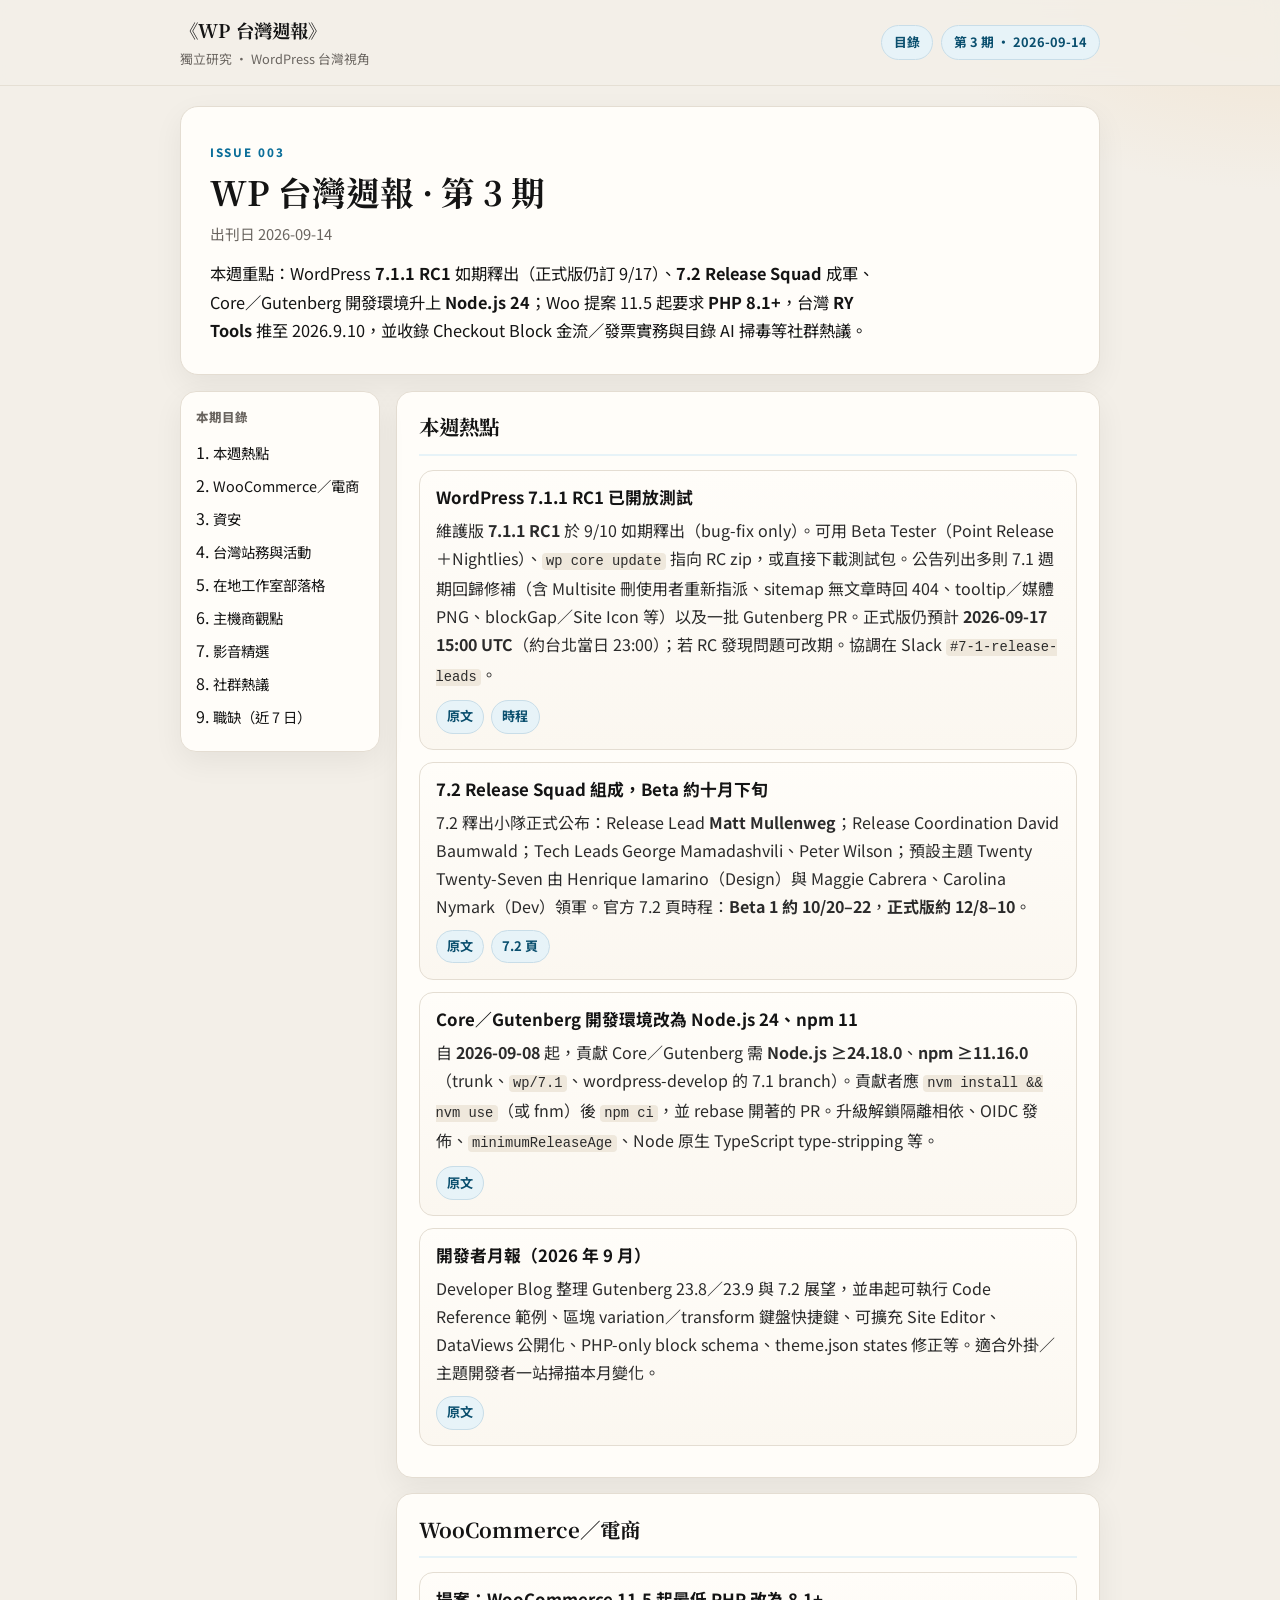
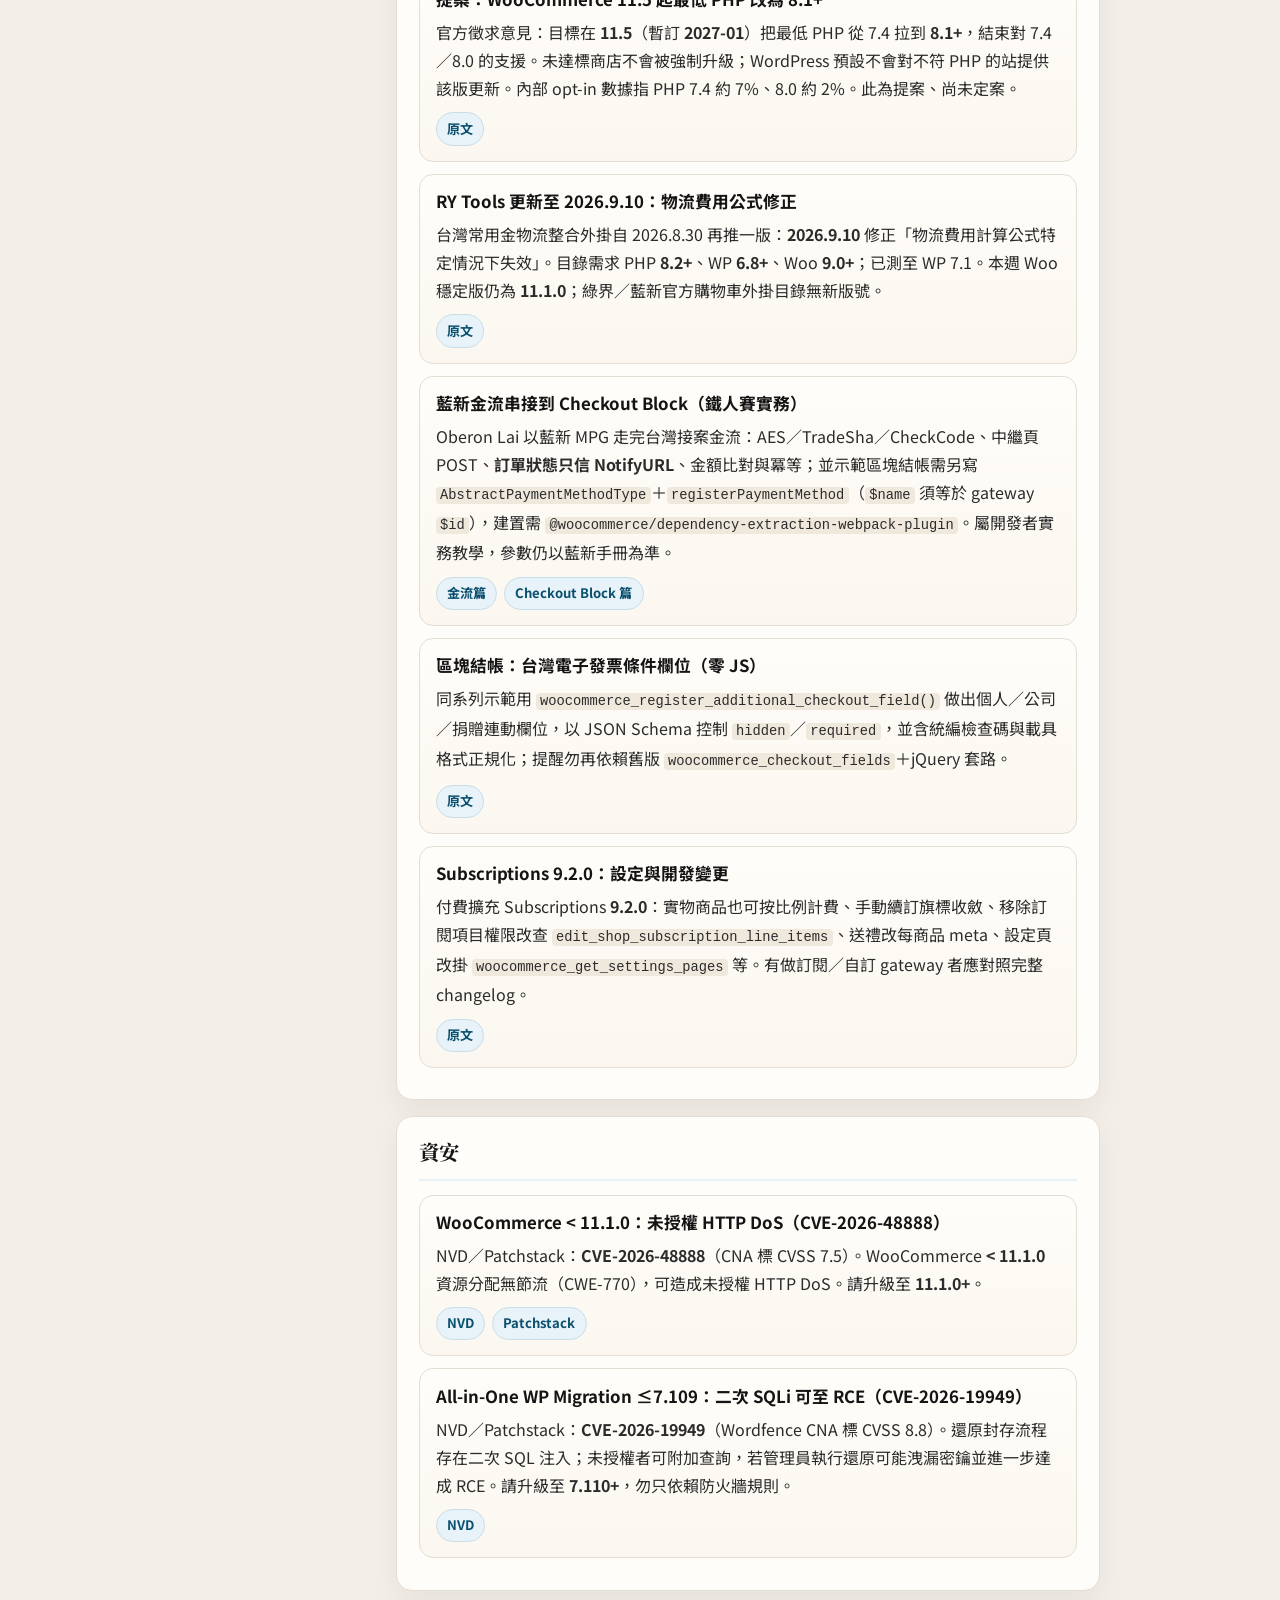
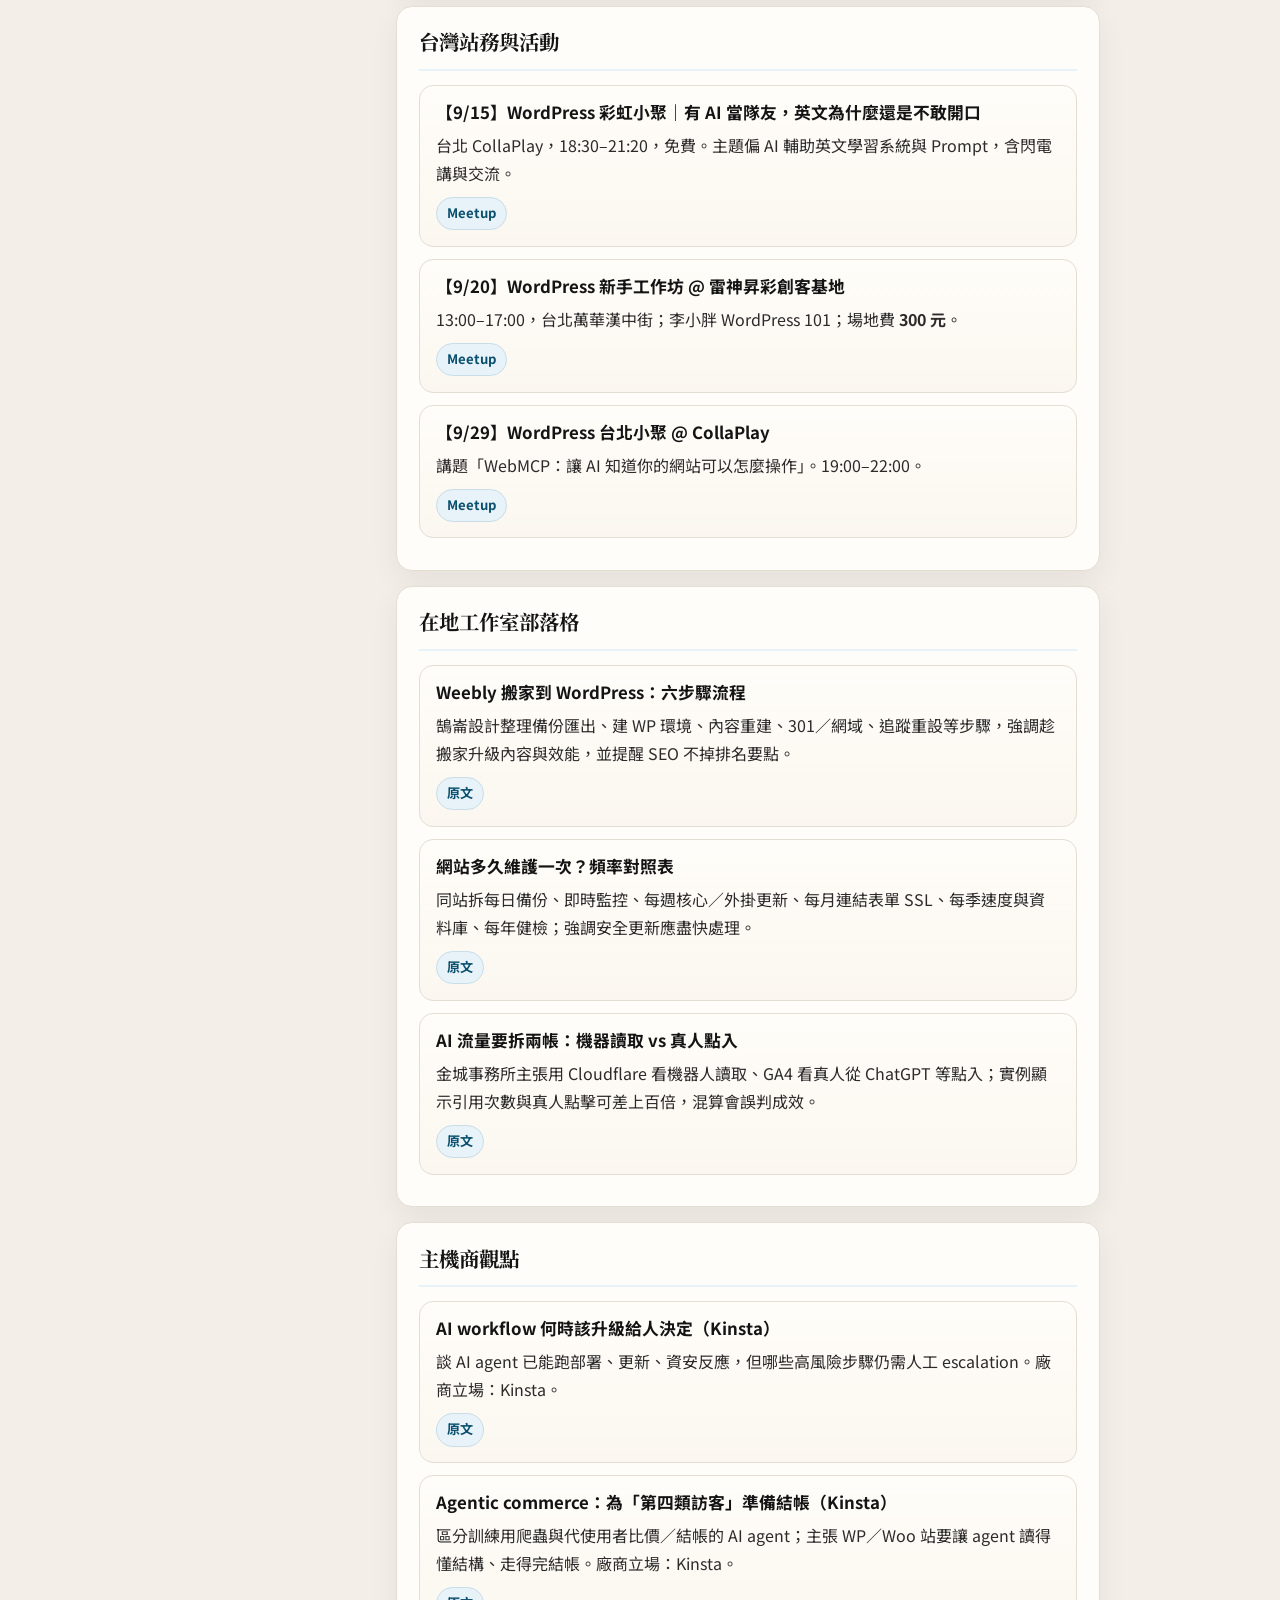
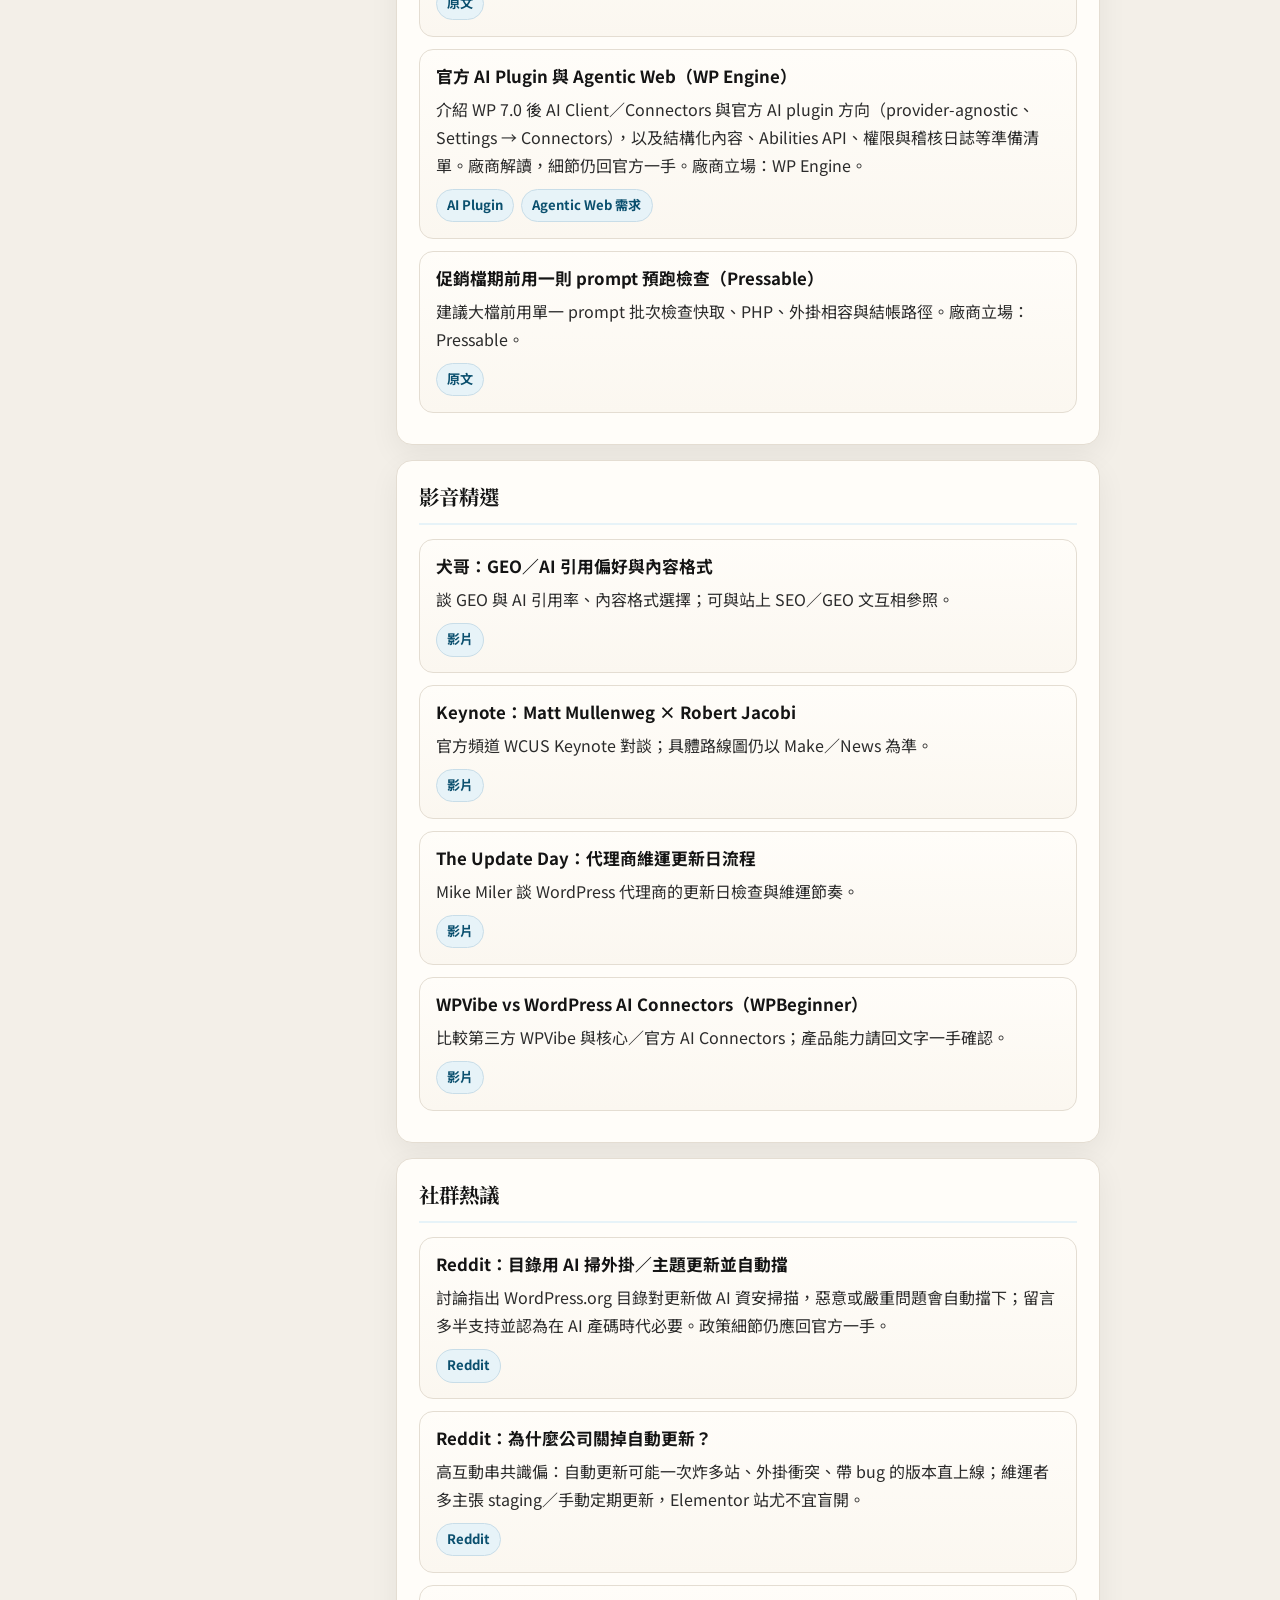
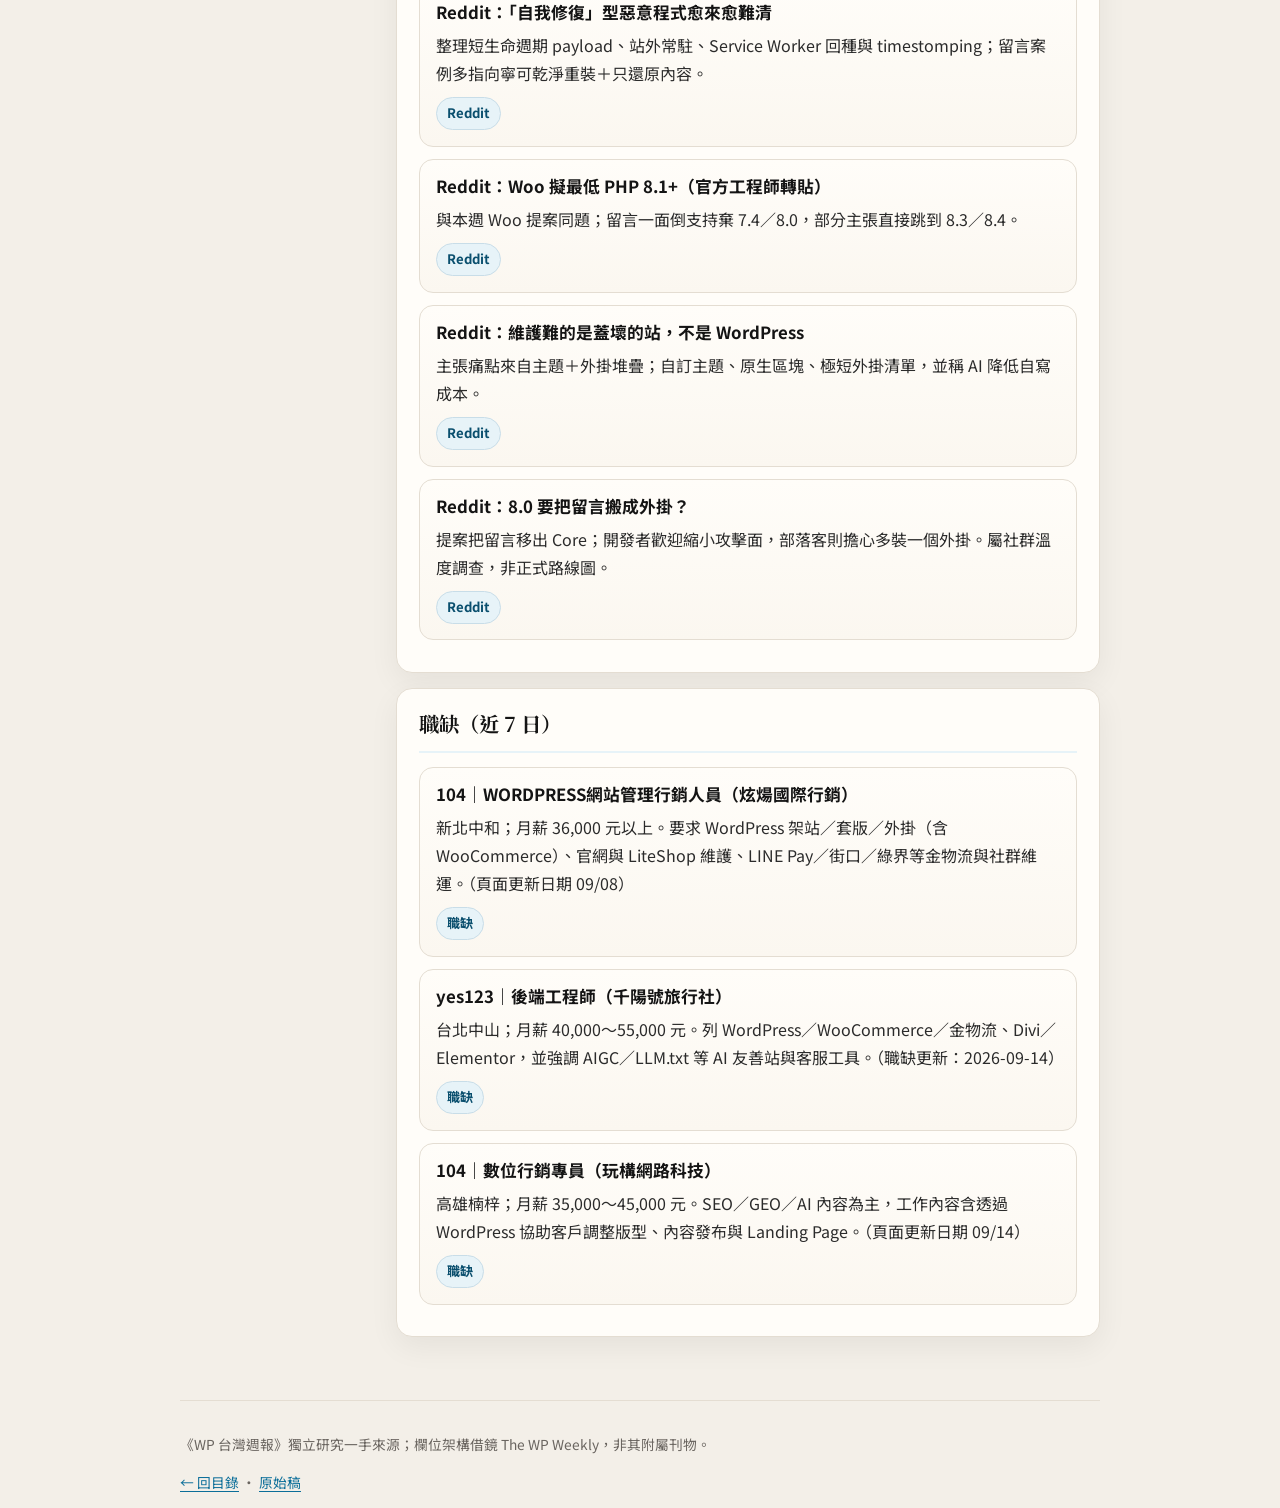
<file: issues/003.html>
<!DOCTYPE html>
<html lang="zh-Hant">
<head>
<meta charset="utf-8">
<meta name="viewport" content="width=device-width, initial-scale=1">
<title>WP 台灣週報 · 第 3 期｜WP 台灣週報</title>
<meta name="description" content="本週重點：WordPress **7.1.1 RC1** 如期釋出（正式版仍訂 9/17）、**7.2 Release Squad** 成軍、Core／Gutenberg 開發環境升上 **Node.js 24**；Woo 提案 11.5 起要求 **PHP 8.1+**，台灣 **RY Tools** 推至 2026.9.10，並收錄 Checkout Block 金流／發票實務與目錄 AI 掃毒等社群熱議。">
<link rel="preconnect" href="https://fonts.googleapis.com">
<link rel="preconnect" href="https://fonts.gstatic.com" crossorigin>
<link href="https://fonts.googleapis.com/css2?family=Noto+Sans+TC:wght@400;500;700;800&family=Noto+Serif+TC:wght@600;700&display=swap" rel="stylesheet">
<link rel="stylesheet" href="../styles.css">
</head>
<body>
<header class="site-header">
  <div class="inner">
    <a class="brand" href="../"><strong>《WP 台灣週報》</strong><span>獨立研究 · WordPress 台灣視角</span></a>
    <div class="nav-links">
      <a href="../">目錄</a>
      <span class="badge">第 3 期 · 2026-09-14</span>
    </div>
  </div>
</header>
<section class="hero">
  <div class="kicker">ISSUE 003</div>
  <h1>WP 台灣週報 · 第 3 期</h1>
  <p class="meta">出刊日 2026-09-14</p>
  <p class="lede">本週重點：WordPress <strong>7.1.1 RC1</strong> 如期釋出（正式版仍訂 9/17）、<strong>7.2 Release Squad</strong> 成軍、Core／Gutenberg 開發環境升上 <strong>Node.js 24</strong>；Woo 提案 11.5 起要求 <strong>PHP 8.1+</strong>，台灣 <strong>RY Tools</strong> 推至 2026.9.10，並收錄 Checkout Block 金流／發票實務與目錄 AI 掃毒等社群熱議。</p>
</section>
<div class="layout">
  <nav class="toc" aria-label="目錄"><h2>本期目錄</h2><ol><li><a href="#本週熱點">本週熱點</a></li><li><a href="#WooCommerce-電商">WooCommerce／電商</a></li><li><a href="#資安">資安</a></li><li><a href="#台灣站務與活動">台灣站務與活動</a></li><li><a href="#在地工作室部落格">在地工作室部落格</a></li><li><a href="#主機商觀點">主機商觀點</a></li><li><a href="#影音精選">影音精選</a></li><li><a href="#社群熱議">社群熱議</a></li><li><a href="#職缺-近-7-日">職缺（近 7 日）</a></li></ol></nav>
  <main class="main"><section class="section" id="本週熱點"><h2>本週熱點</h2><article class="card"><h3>WordPress 7.1.1 RC1 已開放測試</h3><p>維護版 <strong>7.1.1 RC1</strong> 於 9/10 如期釋出（bug-fix only）。可用 Beta Tester（Point Release＋Nightlies）、<code>wp core update</code> 指向 RC zip，或直接下載測試包。公告列出多則 7.1 週期回歸修補（含 Multisite 刪使用者重新指派、sitemap 無文章時回 404、tooltip／媒體 PNG、blockGap／Site Icon 等）以及一批 Gutenberg PR。正式版仍預計 <strong>2026-09-17 15:00 UTC</strong>（約台北當日 23:00）；若 RC 發現問題可改期。協調在 Slack <code>#7-1-release-leads</code>。</p><div class="links"><a href="https://make.wordpress.org/core/2026/09/10/wordpress-7-1-1-rc1-is-now-available/" rel="noopener noreferrer" target="_blank">原文</a><a href="https://make.wordpress.org/core/2026/09/02/wordpress-7-1-1-release-schedule/" rel="noopener noreferrer" target="_blank">時程</a></div></article><article class="card"><h3>7.2 Release Squad 組成，Beta 約十月下旬</h3><p>7.2 釋出小隊正式公布：Release Lead <strong>Matt Mullenweg</strong>；Release Coordination David Baumwald；Tech Leads George Mamadashvili、Peter Wilson；預設主題 Twenty Twenty-Seven 由 Henrique Iamarino（Design）與 Maggie Cabrera、Carolina Nymark（Dev）領軍。官方 7.2 頁時程：<strong>Beta 1 約 10/20–22</strong>，<strong>正式版約 12/8–10</strong>。</p><div class="links"><a href="https://make.wordpress.org/core/2026/09/09/announcing-the-wordpress-7-2-release-squad/" rel="noopener noreferrer" target="_blank">原文</a><a href="https://make.wordpress.org/core/7-2/" rel="noopener noreferrer" target="_blank">7.2 頁</a></div></article><article class="card"><h3>Core／Gutenberg 開發環境改為 Node.js 24、npm 11</h3><p>自 <strong>2026-09-08</strong> 起，貢獻 Core／Gutenberg 需 <strong>Node.js ≥24.18.0</strong>、<strong>npm ≥11.16.0</strong>（trunk、<code>wp/7.1</code>、wordpress-develop 的 7.1 branch）。貢獻者應 <code>nvm install &amp;&amp; nvm use</code>（或 fnm）後 <code>npm ci</code>，並 rebase 開著的 PR。升級解鎖隔離相依、OIDC 發佈、<code>minimumReleaseAge</code>、Node 原生 TypeScript type-stripping 等。</p><div class="links"><a href="https://make.wordpress.org/core/2026/09/09/updating-wordpress-to-use-node-js-24-and-npm-11/" rel="noopener noreferrer" target="_blank">原文</a></div></article><article class="card"><h3>開發者月報（2026 年 9 月）</h3><p>Developer Blog 整理 Gutenberg 23.8／23.9 與 7.2 展望，並串起可執行 Code Reference 範例、區塊 variation／transform 鍵盤快捷鍵、可擴充 Site Editor、DataViews 公開化、PHP-only block schema、theme.json states 修正等。適合外掛／主題開發者一站掃描本月變化。</p><div class="links"><a href="https://developer.wordpress.org/news/2026/09/whats-new-for-developers-september-2026/" rel="noopener noreferrer" target="_blank">原文</a></div></article></section><section class="section" id="WooCommerce-電商"><h2>WooCommerce／電商</h2><article class="card"><h3>提案：WooCommerce 11.5 起最低 PHP 改為 8.1+</h3><p>官方徵求意見：目標在 <strong>11.5</strong>（暫訂 <strong>2027-01</strong>）把最低 PHP 從 7.4 拉到 <strong>8.1+</strong>，結束對 7.4／8.0 的支援。未達標商店不會被強制升級；WordPress 預設不會對不符 PHP 的站提供該版更新。內部 opt-in 數據指 PHP 7.4 約 7%、8.0 約 2%。此為提案、尚未定案。</p><div class="links"><a href="https://developer.woocommerce.com/2026/09/08/from-php-7-4-to-8-1/" rel="noopener noreferrer" target="_blank">原文</a></div></article><article class="card"><h3>RY Tools 更新至 2026.9.10：物流費用公式修正</h3><p>台灣常用金物流整合外掛自 2026.8.30 再推一版：<strong>2026.9.10</strong> 修正「物流費用計算公式特定情況下失效」。目錄需求 PHP <strong>8.2+</strong>、WP <strong>6.8+</strong>、Woo <strong>9.0+</strong>；已測至 WP 7.1。本週 Woo 穩定版仍為 <strong>11.1.0</strong>；綠界／藍新官方購物車外掛目錄無新版號。</p><div class="links"><a href="https://tw.wordpress.org/plugins/ry-woocommerce-tools/" rel="noopener noreferrer" target="_blank">原文</a></div></article><article class="card"><h3>藍新金流串接到 Checkout Block（鐵人賽實務）</h3><p>Oberon Lai 以藍新 MPG 走完台灣接案金流：AES／TradeSha／CheckCode、中繼頁 POST、<strong>訂單狀態只信 NotifyURL</strong>、金額比對與冪等；並示範區塊結帳需另寫 <code>AbstractPaymentMethodType</code>＋<code>registerPaymentMethod</code>（<code>$name</code> 須等於 gateway <code>$id</code>），建置需 <code>@woocommerce/dependency-extraction-webpack-plugin</code>。屬開發者實務教學，參數仍以藍新手冊為準。</p><div class="links"><a href="https://oberonlai.blog/woocommerce-newebpay-payment-gateway/" rel="noopener noreferrer" target="_blank">金流篇</a><a href="https://oberonlai.blog/woocommerce-checkout-block-custom-payment-gateway/" rel="noopener noreferrer" target="_blank">Checkout Block 篇</a></div></article><article class="card"><h3>區塊結帳：台灣電子發票條件欄位（零 JS）</h3><p>同系列示範用 <code>woocommerce_register_additional_checkout_field()</code> 做出個人／公司／捐贈連動欄位，以 JSON Schema 控制 <code>hidden</code>／<code>required</code>，並含統編檢查碼與載具格式正規化；提醒勿再依賴舊版 <code>woocommerce_checkout_fields</code>＋jQuery 套路。</p><div class="links"><a href="https://oberonlai.blog/woocommerce-checkout-block-invoice/" rel="noopener noreferrer" target="_blank">原文</a></div></article><article class="card"><h3>Subscriptions 9.2.0：設定與開發變更</h3><p>付費擴充 Subscriptions <strong>9.2.0</strong>：實物商品也可按比例計費、手動續訂旗標收斂、移除訂閱項目權限改查 <code>edit_shop_subscription_line_items</code>、送禮改每商品 meta、設定頁改掛 <code>woocommerce_get_settings_pages</code> 等。有做訂閱／自訂 gateway 者應對照完整 changelog。</p><div class="links"><a href="https://developer.woocommerce.com/2026/09/08/wc-subscriptions-9-2-0/" rel="noopener noreferrer" target="_blank">原文</a></div></article></section><section class="section" id="資安"><h2>資安</h2><article class="card"><h3>WooCommerce &lt; 11.1.0：未授權 HTTP DoS（CVE-2026-48888）</h3><p>NVD／Patchstack：<strong>CVE-2026-48888</strong>（CNA 標 CVSS 7.5）。WooCommerce <strong>&lt; 11.1.0</strong> 資源分配無節流（CWE-770），可造成未授權 HTTP DoS。請升級至 <strong>11.1.0+</strong>。</p><div class="links"><a href="https://nvd.nist.gov/vuln/detail/CVE-2026-48888" rel="noopener noreferrer" target="_blank">NVD</a><a href="https://patchstack.com/database/wordpress/plugin/woocommerce/vulnerability/wordpress-woocommerce-plugin-11-1-0-denial-of-service-attack-vulnerability" rel="noopener noreferrer" target="_blank">Patchstack</a></div></article><article class="card"><h3>All-in-One WP Migration ≤7.109：二次 SQLi 可至 RCE（CVE-2026-19949）</h3><p>NVD／Patchstack：<strong>CVE-2026-19949</strong>（Wordfence CNA 標 CVSS 8.8）。還原封存流程存在二次 SQL 注入；未授權者可附加查詢，若管理員執行還原可能洩漏密鑰並進一步達成 RCE。請升級至 <strong>7.110+</strong>，勿只依賴防火牆規則。</p><div class="links"><a href="https://nvd.nist.gov/vuln/detail/CVE-2026-19949" rel="noopener noreferrer" target="_blank">NVD</a></div></article></section><section class="section" id="台灣站務與活動"><h2>台灣站務與活動</h2><article class="card"><h3>【9/15】WordPress 彩虹小聚｜有 AI 當隊友，英文為什麼還是不敢開口</h3><p>台北 CollaPlay，18:30–21:20，免費。主題偏 AI 輔助英文學習系統與 Prompt，含閃電講與交流。</p><div class="links"><a href="https://www.meetup.com/taipei-wordpress/events/315900542/" rel="noopener noreferrer" target="_blank">Meetup</a></div></article><article class="card"><h3>【9/20】WordPress 新手工作坊 @ 雷神昇彩創客基地</h3><p>13:00–17:00，台北萬華漢中街；李小胖 WordPress 101；場地費 <strong>300 元</strong>。</p><div class="links"><a href="https://www.meetup.com/taipei-wordpress/events/316278822/" rel="noopener noreferrer" target="_blank">Meetup</a></div></article><article class="card"><h3>【9/29】WordPress 台北小聚 @ CollaPlay</h3><p>講題「WebMCP：讓 AI 知道你的網站可以怎麼操作」。19:00–22:00。</p><div class="links"><a href="https://www.meetup.com/taipei-wordpress/events/316309009/" rel="noopener noreferrer" target="_blank">Meetup</a></div></article></section><section class="section" id="在地工作室部落格"><h2>在地工作室部落格</h2><article class="card"><h3>Weebly 搬家到 WordPress：六步驟流程</h3><p>鵠崙設計整理備份匯出、建 WP 環境、內容重建、301／網域、追蹤重設等步驟，強調趁搬家升級內容與效能，並提醒 SEO 不掉排名要點。</p><div class="links"><a href="https://www.design-hu.com/web-news/weebly-to-wordpress-migration-guide.html" rel="noopener noreferrer" target="_blank">原文</a></div></article><article class="card"><h3>網站多久維護一次？頻率對照表</h3><p>同站拆每日備份、即時監控、每週核心／外掛更新、每月連結表單 SSL、每季速度與資料庫、每年健檢；強調安全更新應盡快處理。</p><div class="links"><a href="https://www.design-hu.com/web-news/website-maintenance-frequency.html" rel="noopener noreferrer" target="_blank">原文</a></div></article><article class="card"><h3>AI 流量要拆兩帳：機器讀取 vs 真人點入</h3><p>金城事務所主張用 Cloudflare 看機器人讀取、GA4 看真人從 ChatGPT 等點入；實例顯示引用次數與真人點擊可差上百倍，混算會誤判成效。</p><div class="links"><a href="https://iseeu.tw/ai-traffic-analysis/" rel="noopener noreferrer" target="_blank">原文</a></div></article></section><section class="section" id="主機商觀點"><h2>主機商觀點</h2><article class="card"><h3>AI workflow 何時該升級給人決定（Kinsta）</h3><p>談 AI agent 已能跑部署、更新、資安反應，但哪些高風險步驟仍需人工 escalation。廠商立場：Kinsta。</p><div class="links"><a href="https://kinsta.com/blog/wordpress-ai-workflow-escalation/" rel="noopener noreferrer" target="_blank">原文</a></div></article><article class="card"><h3>Agentic commerce：為「第四類訪客」準備結帳（Kinsta）</h3><p>區分訓練用爬蟲與代使用者比價／結帳的 AI agent；主張 WP／Woo 站要讓 agent 讀得懂結構、走得完結帳。廠商立場：Kinsta。</p><div class="links"><a href="https://kinsta.com/blog/agentic-commerce-wordpress/" rel="noopener noreferrer" target="_blank">原文</a></div></article><article class="card"><h3>官方 AI Plugin 與 Agentic Web（WP Engine）</h3><p>介紹 WP 7.0 後 AI Client／Connectors 與官方 AI plugin 方向（provider-agnostic、Settings → Connectors），以及結構化內容、Abilities API、權限與稽核日誌等準備清單。廠商解讀，細節仍回官方一手。廠商立場：WP Engine。</p><div class="links"><a href="https://wpengine.com/blog/ai-plugin/" rel="noopener noreferrer" target="_blank">AI Plugin</a><a href="https://wpengine.com/blog/what-wordpress-needs-for-the-agentic-web/" rel="noopener noreferrer" target="_blank">Agentic Web 需求</a></div></article><article class="card"><h3>促銷檔期前用一則 prompt 預跑檢查（Pressable）</h3><p>建議大檔前用單一 prompt 批次檢查快取、PHP、外掛相容與結帳路徑。廠商立場：Pressable。</p><div class="links"><a href="https://pressable.com/blog/the-one-prompt-to-run-before-your-next-woocommerce-sale/" rel="noopener noreferrer" target="_blank">原文</a></div></article></section><section class="section" id="影音精選"><h2>影音精選</h2><article class="card"><h3>犬哥：GEO／AI 引用偏好與內容格式</h3><p>談 GEO 與 AI 引用率、內容格式選擇；可與站上 SEO／GEO 文互相參照。</p><div class="links"><a href="https://www.youtube.com/watch?v=SZ3TRIBYBLs" rel="noopener noreferrer" target="_blank">影片</a></div></article><article class="card"><h3>Keynote：Matt Mullenweg × Robert Jacobi</h3><p>官方頻道 WCUS Keynote 對談；具體路線圖仍以 Make／News 為準。</p><div class="links"><a href="https://www.youtube.com/watch?v=ss7ngc1VU-Q" rel="noopener noreferrer" target="_blank">影片</a></div></article><article class="card"><h3>The Update Day：代理商維運更新日流程</h3><p>Mike Miler 談 WordPress 代理商的更新日檢查與維運節奏。</p><div class="links"><a href="https://www.youtube.com/watch?v=GEV7p84xgM0" rel="noopener noreferrer" target="_blank">影片</a></div></article><article class="card"><h3>WPVibe vs WordPress AI Connectors（WPBeginner）</h3><p>比較第三方 WPVibe 與核心／官方 AI Connectors；產品能力請回文字一手確認。</p><div class="links"><a href="https://www.youtube.com/watch?v=NlN6SzD3Ons" rel="noopener noreferrer" target="_blank">影片</a></div></article></section><section class="section" id="社群熱議"><h2>社群熱議</h2><article class="card"><h3>Reddit：目錄用 AI 掃外掛／主題更新並自動擋</h3><p>討論指出 WordPress.org 目錄對更新做 AI 資安掃描，惡意或嚴重問題會自動擋下；留言多半支持並認為在 AI 產碼時代必要。政策細節仍應回官方一手。</p><div class="links"><a href="https://www.reddit.com/r/Wordpress/comments/1wc6jpj/wordpress_is_now_scanning_all_plugin_and_theme/" rel="noopener noreferrer" target="_blank">Reddit</a></div></article><article class="card"><h3>Reddit：為什麼公司關掉自動更新？</h3><p>高互動串共識偏：自動更新可能一次炸多站、外掛衝突、帶 bug 的版本直上線；維運者多主張 staging／手動定期更新，Elementor 站尤不宜盲開。</p><div class="links"><a href="https://www.reddit.com/r/Wordpress/comments/1wd7ac6/why_companies_turn_off_wordpress_and_plugin/" rel="noopener noreferrer" target="_blank">Reddit</a></div></article><article class="card"><h3>Reddit：「自我修復」型惡意程式愈來愈難清</h3><p>整理短生命週期 payload、站外常駐、Service Worker 回種與 timestomping；留言案例多指向寧可乾淨重裝＋只還原內容。</p><div class="links"><a href="https://www.reddit.com/r/Wordpress/comments/1wbqz5w/the_new_wave_of_selfhealing_wordpress_malware_is/" rel="noopener noreferrer" target="_blank">Reddit</a></div></article><article class="card"><h3>Reddit：Woo 擬最低 PHP 8.1+（官方工程師轉貼）</h3><p>與本週 Woo 提案同題；留言一面倒支持棄 7.4／8.0，部分主張直接跳到 8.3／8.4。</p><div class="links"><a href="https://www.reddit.com/r/woocommerce/comments/1wbmzs6/woocommerce_is_proposing_a_minimum_required_php/" rel="noopener noreferrer" target="_blank">Reddit</a></div></article><article class="card"><h3>Reddit：維護難的是蓋壞的站，不是 WordPress</h3><p>主張痛點來自主題＋外掛堆疊；自訂主題、原生區塊、極短外掛清單，並稱 AI 降低自寫成本。</p><div class="links"><a href="https://www.reddit.com/r/Wordpress/comments/1weyf2s/maintaining_wordpress_isnt_hard_maintaining_a/" rel="noopener noreferrer" target="_blank">Reddit</a></div></article><article class="card"><h3>Reddit：8.0 要把留言搬成外掛？</h3><p>提案把留言移出 Core；開發者歡迎縮小攻擊面，部落客則擔心多裝一個外掛。屬社群溫度調查，非正式路線圖。</p><div class="links"><a href="https://www.reddit.com/r/Wordpress/comments/1wamixv/move_comments_to_a_plugin_in_80/" rel="noopener noreferrer" target="_blank">Reddit</a></div></article></section><section class="section" id="職缺-近-7-日"><h2>職缺（近 7 日）</h2><article class="card"><h3>104｜WORDPRESS網站管理行銷人員（炫煬國際行銷）</h3><p>新北中和；月薪 36,000 元以上。要求 WordPress 架站／套版／外掛（含 WooCommerce）、官網與 LiteShop 維護、LINE Pay／街口／綠界等金物流與社群維運。（頁面更新日期 09/08）</p><div class="links"><a href="https://www.104.com.tw/job/879me" rel="noopener noreferrer" target="_blank">職缺</a></div></article><article class="card"><h3>yes123｜後端工程師（千陽號旅行社）</h3><p>台北中山；月薪 40,000～55,000 元。列 WordPress／WooCommerce／金物流、Divi／Elementor，並強調 AIGC／LLM.txt 等 AI 友善站與客服工具。（職缺更新：2026-09-14）</p><div class="links"><a href="https://www.yes123.com.tw/wk_index/job.asp?job_id=20250829112827_20553648&amp;p_id=c20250828165840_7341729" rel="noopener noreferrer" target="_blank">職缺</a></div></article><article class="card"><h3>104｜數位行銷專員（玩構網路科技）</h3><p>高雄楠梓；月薪 35,000～45,000 元。SEO／GEO／AI 內容為主，工作內容含透過 WordPress 協助客戶調整版型、內容發布與 Landing Page。（頁面更新日期 09/14）</p><div class="links"><a href="https://www.104.com.tw/job/8kom7" rel="noopener noreferrer" target="_blank">職缺</a></div></article></section></main>
</div>
<footer class="site-footer">
  <p>《WP 台灣週報》獨立研究一手來源；欄位架構借鏡 The WP Weekly，非其附屬刊物。</p>
  <p><a href="../">← 回目錄</a> · <a href="https://github.com/oberonlai/wp-taiwan-weekly/blob/main/content/issue-003.md">原始稿</a></p>
</footer>
</body>
</html>
</file>
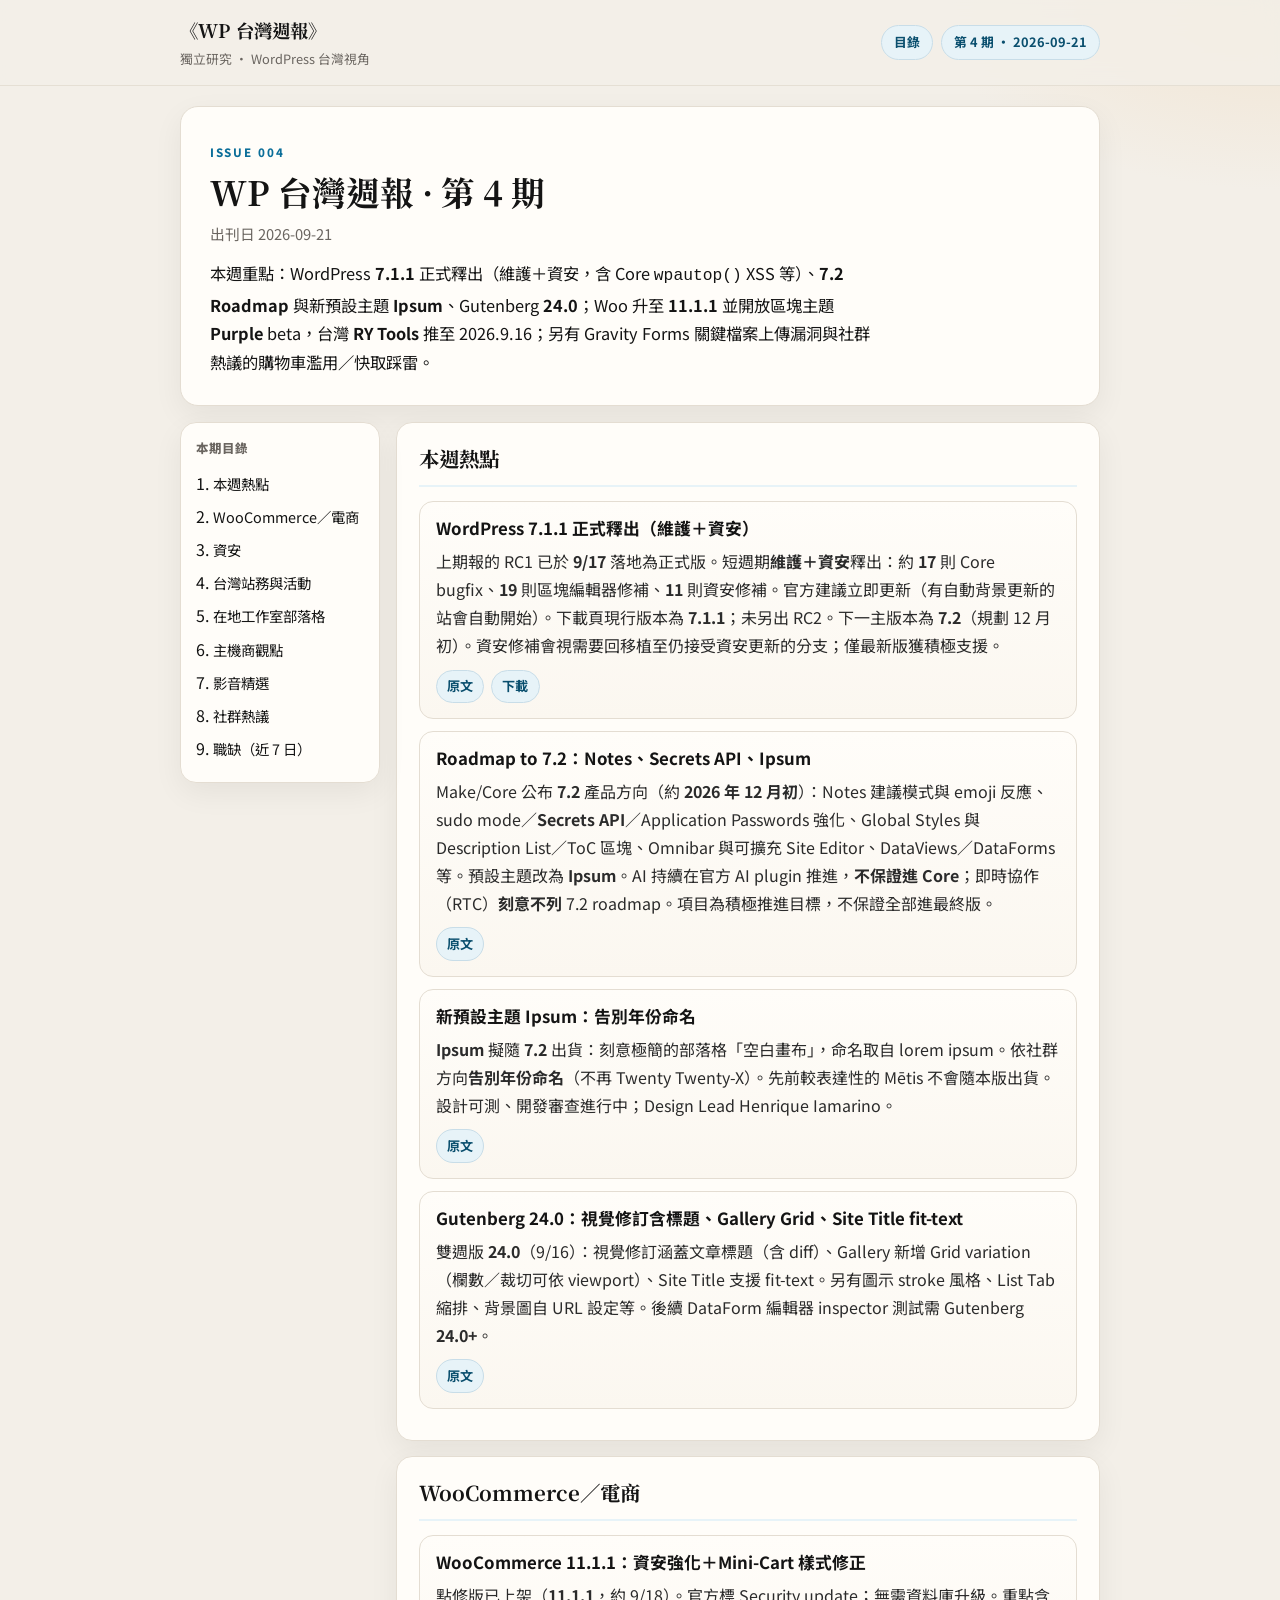
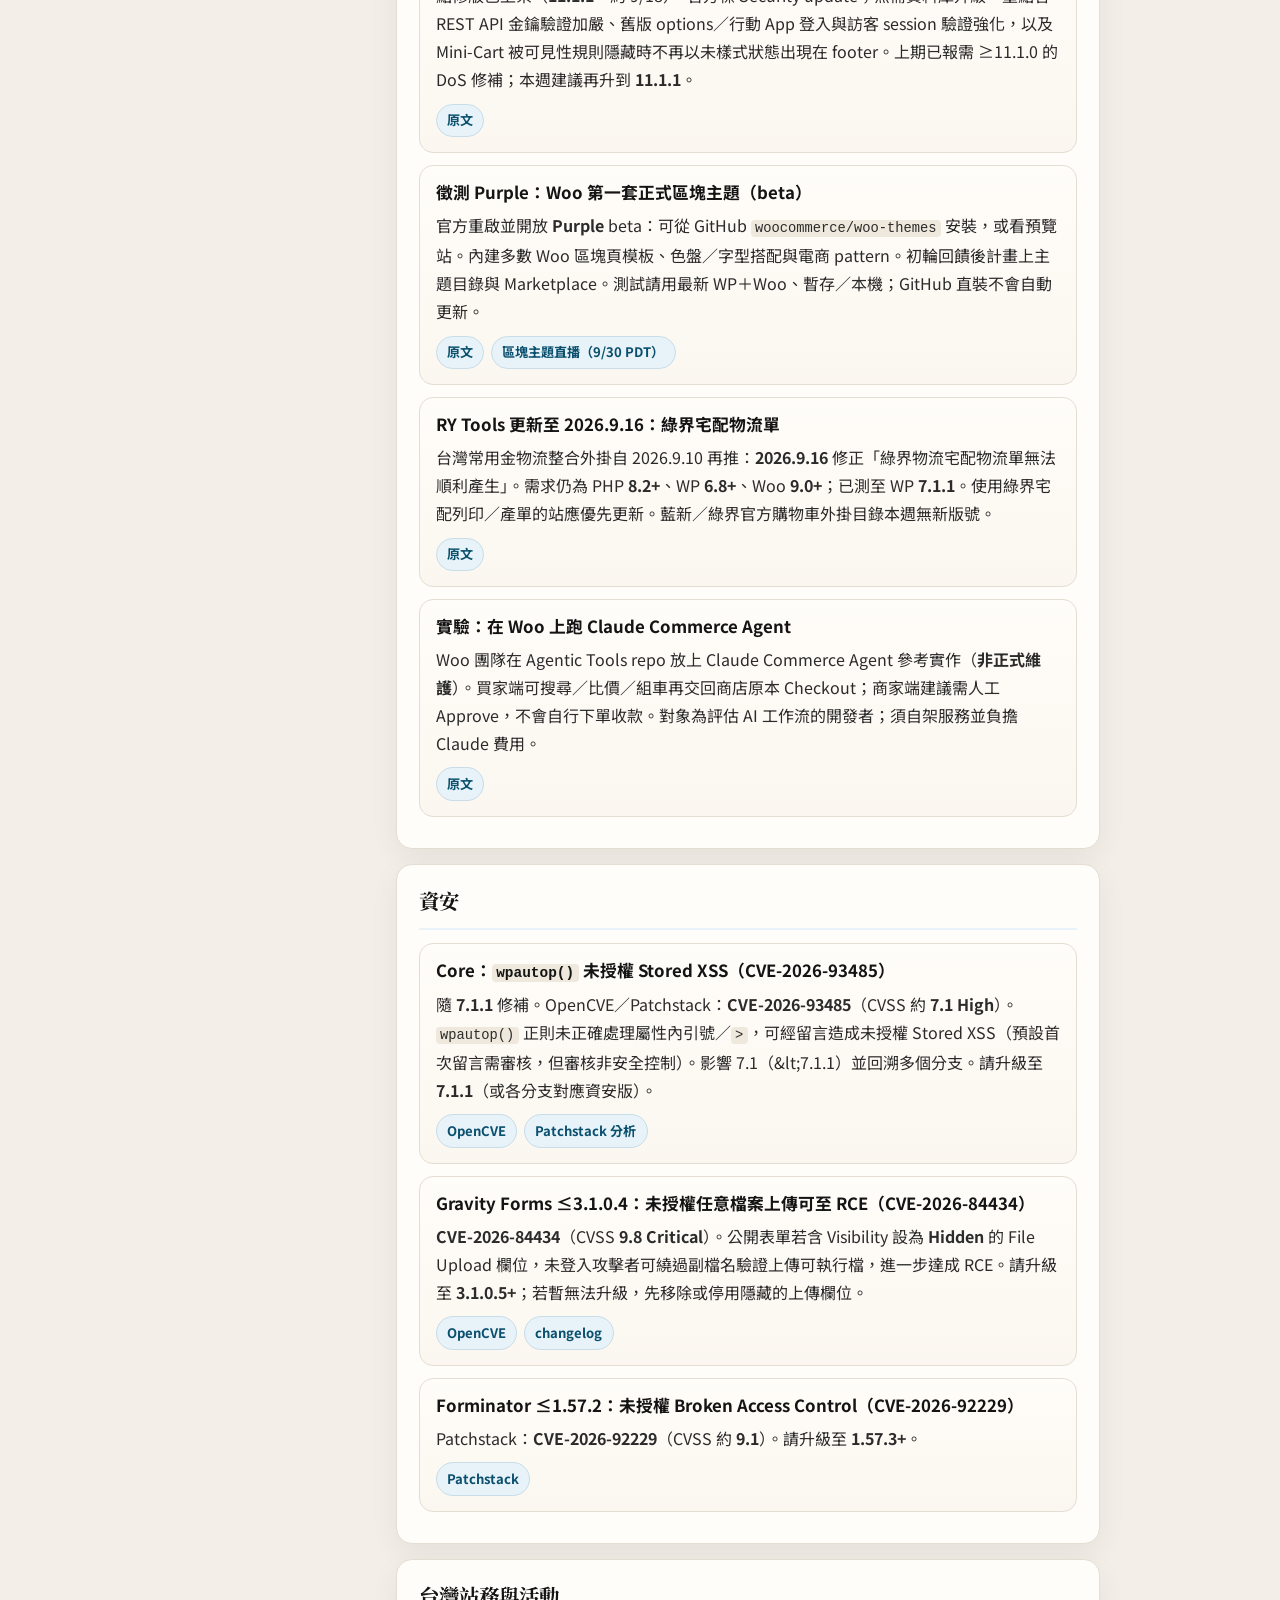
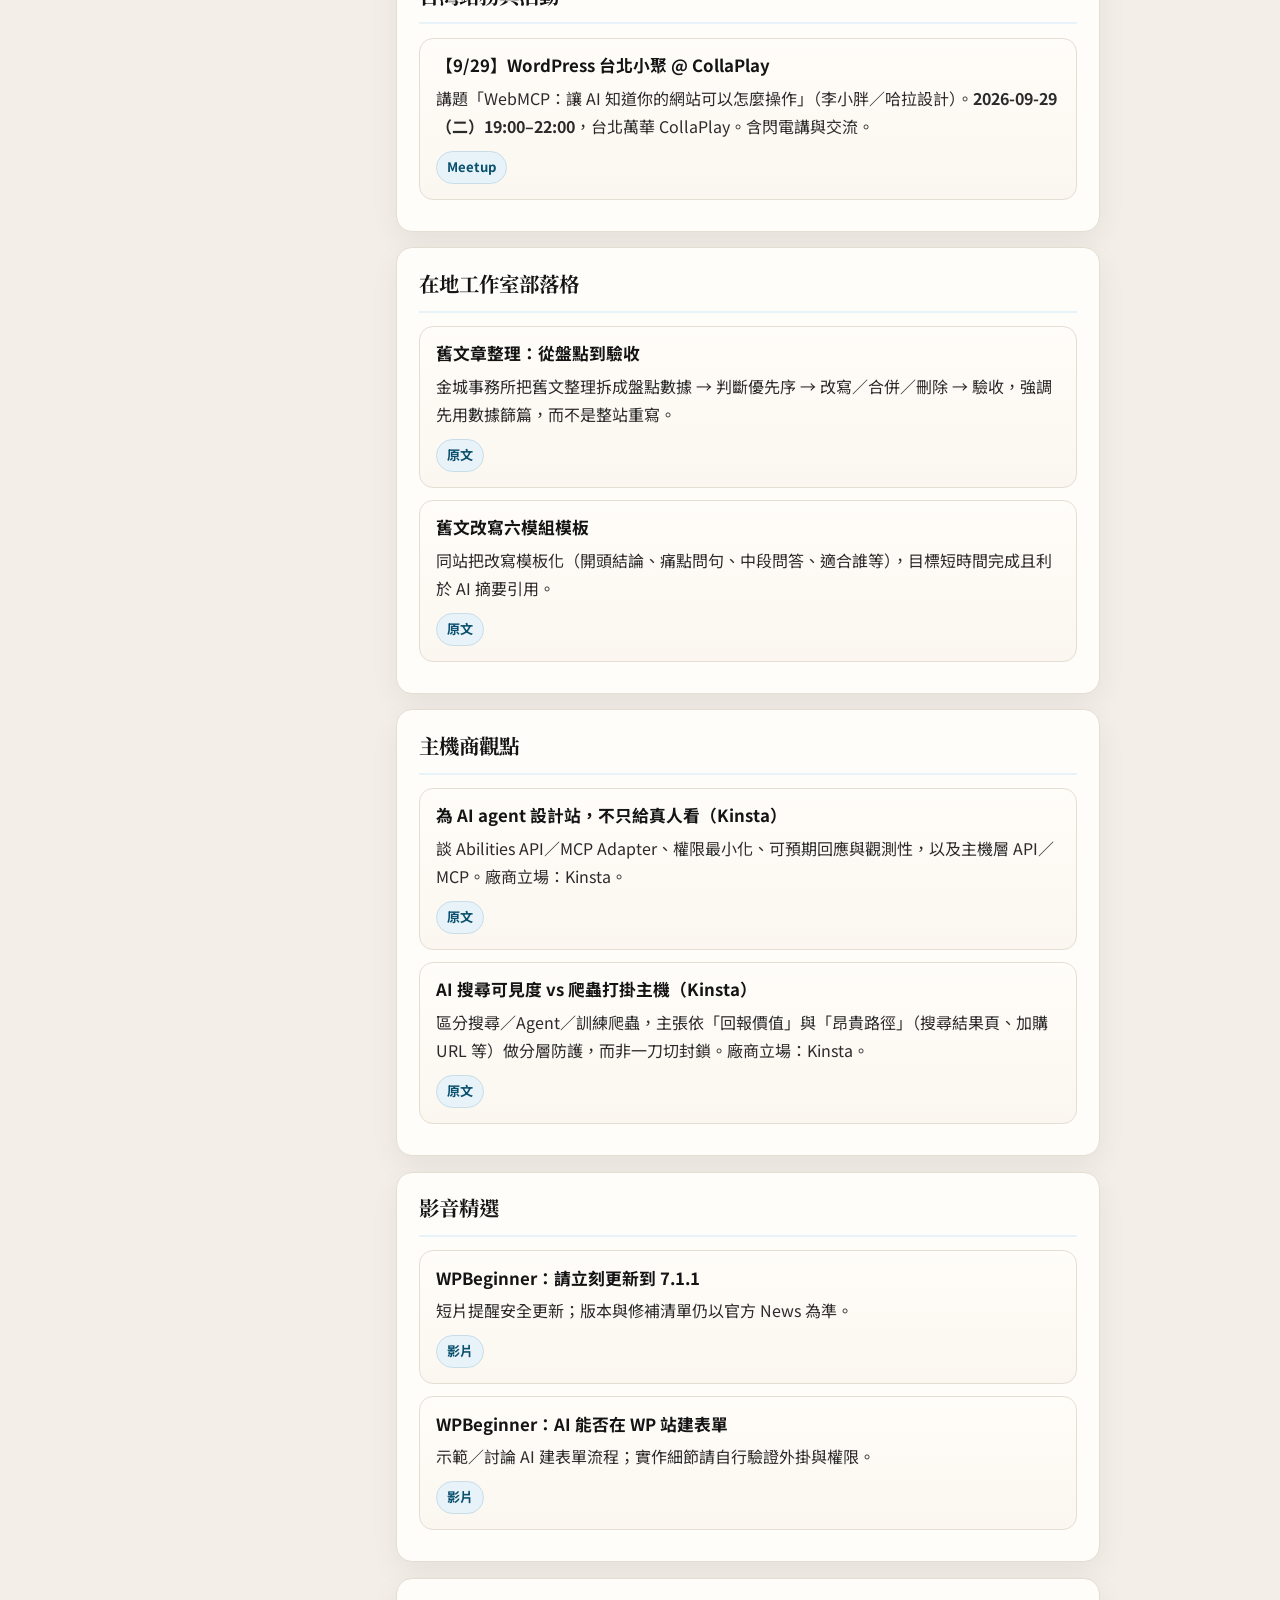
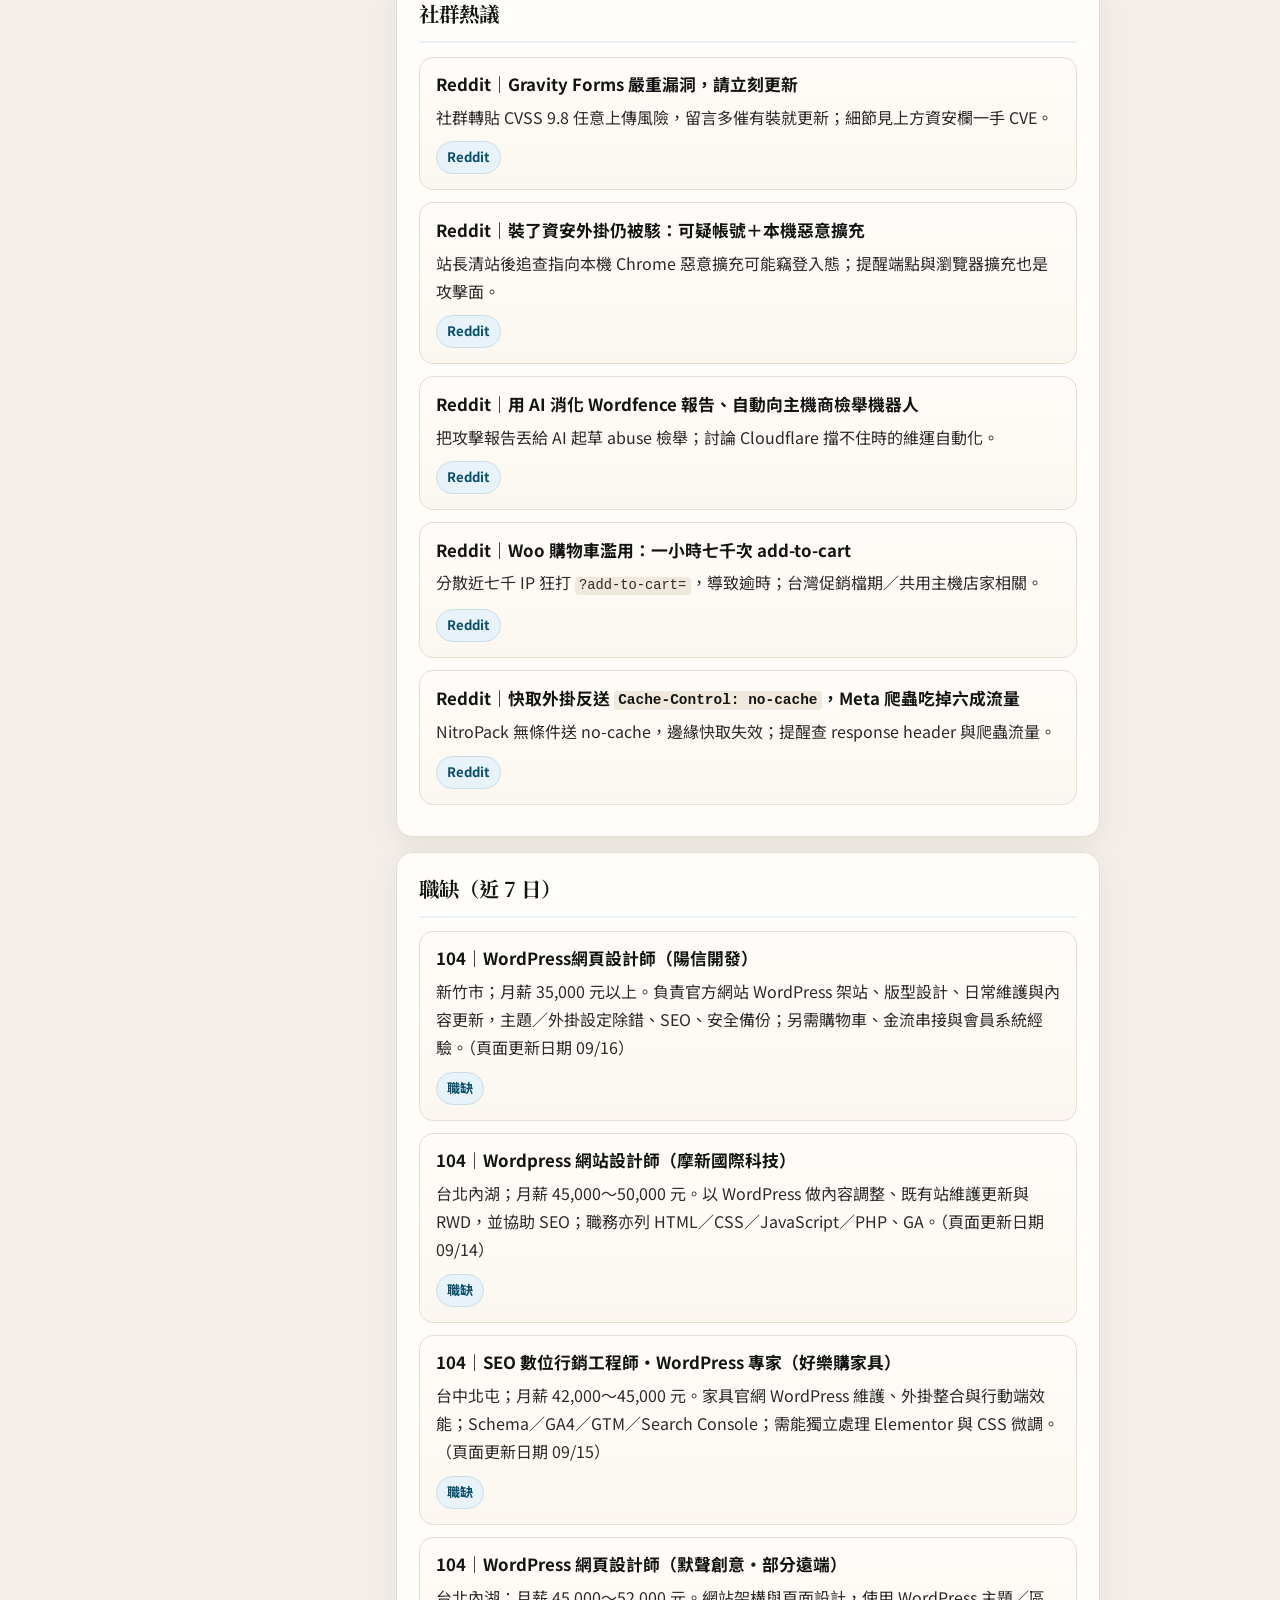
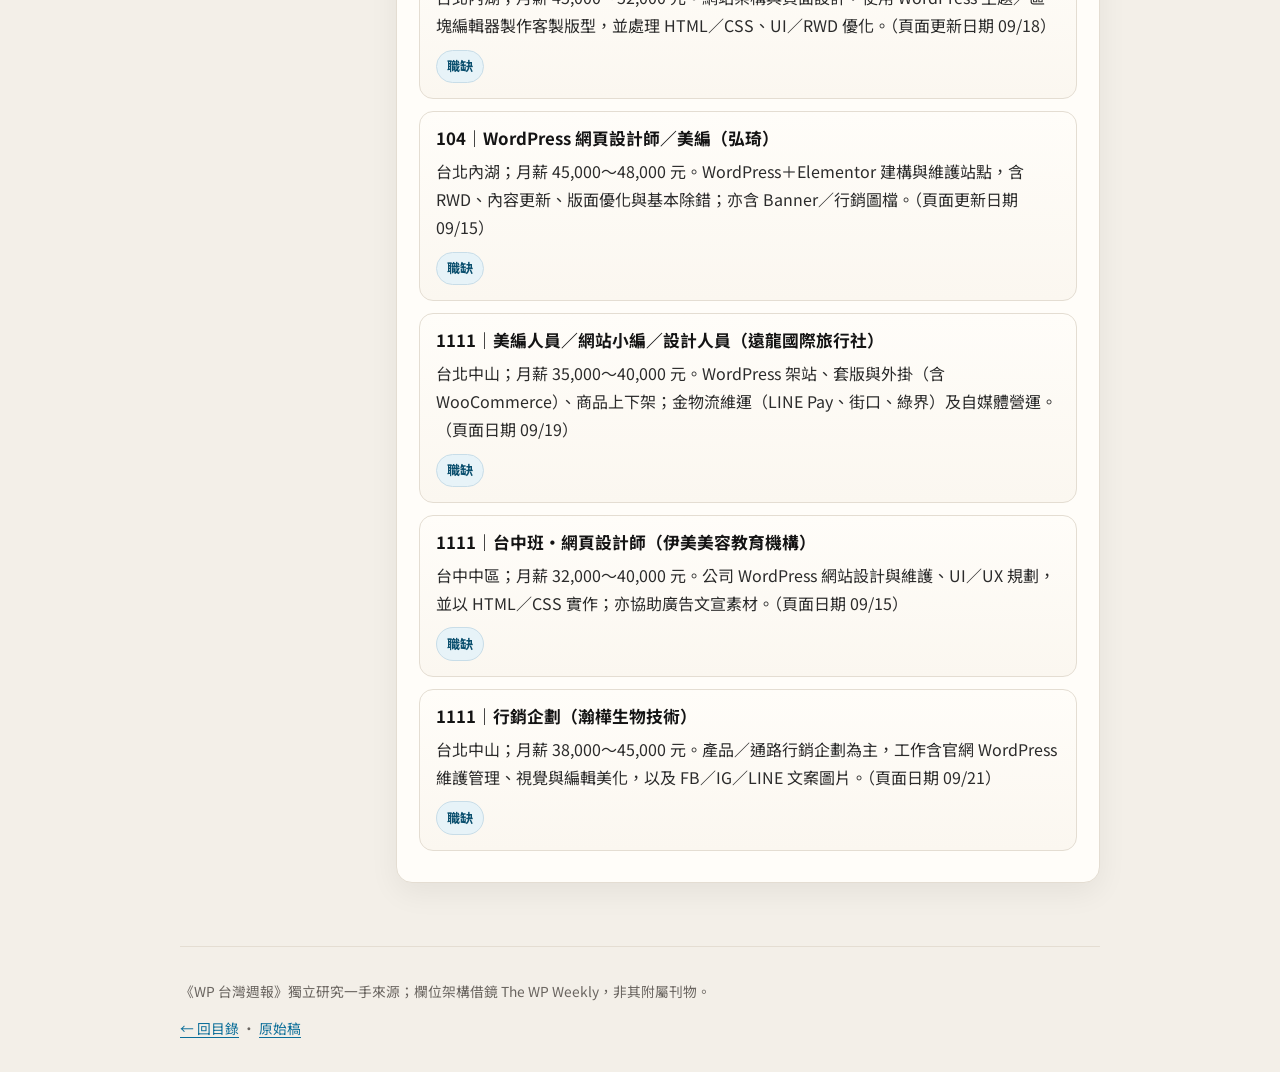
<file: issues/004.html>
<!DOCTYPE html>
<html lang="zh-Hant">
<head>
<meta charset="utf-8">
<meta name="viewport" content="width=device-width, initial-scale=1">
<title>WP 台灣週報 · 第 4 期｜WP 台灣週報</title>
<meta name="description" content="本週重點：WordPress **7.1.1** 正式釋出（維護＋資安，含 Core `wpautop()` XSS 等）、**7.2 Roadmap** 與新預設主題 **Ipsum**、Gutenberg **24.0**；Woo 升至 **11.1.1** 並開放區塊主題 **Purple** beta，台灣 **RY Tools** 推至 2026.9.16；另有 Gravity Forms 關鍵檔案上傳漏洞與社群熱議的購物車濫用／快取踩雷。">
<link rel="preconnect" href="https://fonts.googleapis.com">
<link rel="preconnect" href="https://fonts.gstatic.com" crossorigin>
<link href="https://fonts.googleapis.com/css2?family=Noto+Sans+TC:wght@400;500;700;800&family=Noto+Serif+TC:wght@600;700&display=swap" rel="stylesheet">
<link rel="stylesheet" href="../styles.css">
</head>
<body>
<header class="site-header">
  <div class="inner">
    <a class="brand" href="../"><strong>《WP 台灣週報》</strong><span>獨立研究 · WordPress 台灣視角</span></a>
    <div class="nav-links">
      <a href="../">目錄</a>
      <span class="badge">第 4 期 · 2026-09-21</span>
    </div>
  </div>
</header>
<section class="hero">
  <div class="kicker">ISSUE 004</div>
  <h1>WP 台灣週報 · 第 4 期</h1>
  <p class="meta">出刊日 2026-09-21</p>
  <p class="lede">本週重點：WordPress <strong>7.1.1</strong> 正式釋出（維護＋資安，含 Core <code>wpautop()</code> XSS 等）、<strong>7.2 Roadmap</strong> 與新預設主題 <strong>Ipsum</strong>、Gutenberg <strong>24.0</strong>；Woo 升至 <strong>11.1.1</strong> 並開放區塊主題 <strong>Purple</strong> beta，台灣 <strong>RY Tools</strong> 推至 2026.9.16；另有 Gravity Forms 關鍵檔案上傳漏洞與社群熱議的購物車濫用／快取踩雷。</p>
</section>
<div class="layout">
  <nav class="toc" aria-label="目錄"><h2>本期目錄</h2><ol><li><a href="#本週熱點">本週熱點</a></li><li><a href="#WooCommerce-電商">WooCommerce／電商</a></li><li><a href="#資安">資安</a></li><li><a href="#台灣站務與活動">台灣站務與活動</a></li><li><a href="#在地工作室部落格">在地工作室部落格</a></li><li><a href="#主機商觀點">主機商觀點</a></li><li><a href="#影音精選">影音精選</a></li><li><a href="#社群熱議">社群熱議</a></li><li><a href="#職缺-近-7-日">職缺（近 7 日）</a></li></ol></nav>
  <main class="main"><section class="section" id="本週熱點"><h2>本週熱點</h2><article class="card"><h3>WordPress 7.1.1 正式釋出（維護＋資安）</h3><p>上期報的 RC1 已於 <strong>9/17</strong> 落地為正式版。短週期<strong>維護＋資安</strong>釋出：約 <strong>17</strong> 則 Core bugfix、<strong>19</strong> 則區塊編輯器修補、<strong>11</strong> 則資安修補。官方建議立即更新（有自動背景更新的站會自動開始）。下載頁現行版本為 <strong>7.1.1</strong>；未另出 RC2。下一主版本為 <strong>7.2</strong>（規劃 12 月初）。資安修補會視需要回移植至仍接受資安更新的分支；僅最新版獲積極支援。</p><div class="links"><a href="https://wordpress.org/news/2026/09/wordpress-7-1-1-maintenance-and-security-release/" rel="noopener noreferrer" target="_blank">原文</a><a href="https://wordpress.org/download/" rel="noopener noreferrer" target="_blank">下載</a></div></article><article class="card"><h3>Roadmap to 7.2：Notes、Secrets API、Ipsum</h3><p>Make/Core 公布 <strong>7.2</strong> 產品方向（約 <strong>2026 年 12 月初</strong>）：Notes 建議模式與 emoji 反應、sudo mode／<strong>Secrets API</strong>／Application Passwords 強化、Global Styles 與 Description List／ToC 區塊、Omnibar 與可擴充 Site Editor、DataViews／DataForms 等。預設主題改為 <strong>Ipsum</strong>。AI 持續在官方 AI plugin 推進，<strong>不保證進 Core</strong>；即時協作（RTC）<strong>刻意不列</strong> 7.2 roadmap。項目為積極推進目標，不保證全部進最終版。</p><div class="links"><a href="https://make.wordpress.org/core/2026/09/18/roadmap-to-7-2/" rel="noopener noreferrer" target="_blank">原文</a></div></article><article class="card"><h3>新預設主題 Ipsum：告別年份命名</h3><p><strong>Ipsum</strong> 擬隨 <strong>7.2</strong> 出貨：刻意極簡的部落格「空白畫布」，命名取自 lorem ipsum。依社群方向<strong>告別年份命名</strong>（不再 Twenty Twenty-X）。先前較表達性的 Mētis 不會隨本版出貨。設計可測、開發審查進行中；Design Lead Henrique Iamarino。</p><div class="links"><a href="https://make.wordpress.org/core/2026/09/16/introducing-ipsum-the-new-default-theme/" rel="noopener noreferrer" target="_blank">原文</a></div></article><article class="card"><h3>Gutenberg 24.0：視覺修訂含標題、Gallery Grid、Site Title fit-text</h3><p>雙週版 <strong>24.0</strong>（9/16）：視覺修訂涵蓋文章標題（含 diff）、Gallery 新增 Grid variation（欄數／裁切可依 viewport）、Site Title 支援 fit-text。另有圖示 stroke 風格、List Tab 縮排、背景圖自 URL 設定等。後續 DataForm 編輯器 inspector 測試需 Gutenberg <strong>24.0+</strong>。</p><div class="links"><a href="https://make.wordpress.org/core/2026/09/16/whats-new-in-gutenberg-24-0/" rel="noopener noreferrer" target="_blank">原文</a></div></article></section><section class="section" id="WooCommerce-電商"><h2>WooCommerce／電商</h2><article class="card"><h3>WooCommerce 11.1.1：資安強化＋Mini-Cart 樣式修正</h3><p>點修版已上架（<strong>11.1.1</strong>，約 9/18）。官方標 Security update；無需資料庫升級。重點含 REST API 金鑰驗證加嚴、舊版 options／行動 App 登入與訪客 session 驗證強化，以及 Mini-Cart 被可見性規則隱藏時不再以未樣式狀態出現在 footer。上期已報需 ≥11.1.0 的 DoS 修補；本週建議再升到 <strong>11.1.1</strong>。</p><div class="links"><a href="https://developer.woocommerce.com/2026/09/18/woocommerce-11-1-1/" rel="noopener noreferrer" target="_blank">原文</a></div></article><article class="card"><h3>徵測 Purple：Woo 第一套正式區塊主題（beta）</h3><p>官方重啟並開放 <strong>Purple</strong> beta：可從 GitHub <code>woocommerce/woo-themes</code> 安裝，或看預覽站。內建多數 Woo 區塊頁模板、色盤／字型搭配與電商 pattern。初輪回饋後計畫上主題目錄與 Marketplace。測試請用最新 WP＋Woo、暫存／本機；GitHub 直裝不會自動更新。</p><div class="links"><a href="https://developer.woocommerce.com/2026/09/15/purple/" rel="noopener noreferrer" target="_blank">原文</a><a href="https://developer.woocommerce.com/2026/09/17/block-theme-event/" rel="noopener noreferrer" target="_blank">區塊主題直播（9/30 PDT）</a></div></article><article class="card"><h3>RY Tools 更新至 2026.9.16：綠界宅配物流單</h3><p>台灣常用金物流整合外掛自 2026.9.10 再推：<strong>2026.9.16</strong> 修正「綠界物流宅配物流單無法順利產生」。需求仍為 PHP <strong>8.2+</strong>、WP <strong>6.8+</strong>、Woo <strong>9.0+</strong>；已測至 WP <strong>7.1.1</strong>。使用綠界宅配列印／產單的站應優先更新。藍新／綠界官方購物車外掛目錄本週無新版號。</p><div class="links"><a href="https://tw.wordpress.org/plugins/ry-woocommerce-tools/" rel="noopener noreferrer" target="_blank">原文</a></div></article><article class="card"><h3>實驗：在 Woo 上跑 Claude Commerce Agent</h3><p>Woo 團隊在 Agentic Tools repo 放上 Claude Commerce Agent 參考實作（<strong>非正式維護</strong>）。買家端可搜尋／比價／組車再交回商店原本 Checkout；商家端建議需人工 Approve，不會自行下單收款。對象為評估 AI 工作流的開發者；須自架服務並負擔 Claude 費用。</p><div class="links"><a href="https://developer.woocommerce.com/2026/09/16/wc-claude-commerce-agent/" rel="noopener noreferrer" target="_blank">原文</a></div></article></section><section class="section" id="資安"><h2>資安</h2><article class="card"><h3>Core：<code>wpautop()</code> 未授權 Stored XSS（CVE-2026-93485）</h3><p>隨 <strong>7.1.1</strong> 修補。OpenCVE／Patchstack：<strong>CVE-2026-93485</strong>（CVSS 約 <strong>7.1 High</strong>）。<code>wpautop()</code> 正則未正確處理屬性內引號／<code>&gt;</code>，可經留言造成未授權 Stored XSS（預設首次留言需審核，但審核非安全控制）。影響 7.1（&amp;lt;7.1.1）並回溯多個分支。請升級至 <strong>7.1.1</strong>（或各分支對應資安版）。</p><div class="links"><a href="https://app.opencve.io/cve/CVE-2026-93485" rel="noopener noreferrer" target="_blank">OpenCVE</a><a href="https://patchstack.com/articles/wordpress-7-1-1-maintenance-and-security-release/" rel="noopener noreferrer" target="_blank">Patchstack 分析</a></div></article><article class="card"><h3>Gravity Forms ≤3.1.0.4：未授權任意檔案上傳可至 RCE（CVE-2026-84434）</h3><p><strong>CVE-2026-84434</strong>（CVSS <strong>9.8 Critical</strong>）。公開表單若含 Visibility 設為 <strong>Hidden</strong> 的 File Upload 欄位，未登入攻擊者可繞過副檔名驗證上傳可執行檔，進一步達成 RCE。請升級至 <strong>3.1.0.5+</strong>；若暫無法升級，先移除或停用隱藏的上傳欄位。</p><div class="links"><a href="https://app.opencve.io/cve/CVE-2026-84434" rel="noopener noreferrer" target="_blank">OpenCVE</a><a href="https://docs.gravityforms.com/gravityforms-change-log/" rel="noopener noreferrer" target="_blank">changelog</a></div></article><article class="card"><h3>Forminator ≤1.57.2：未授權 Broken Access Control（CVE-2026-92229）</h3><p>Patchstack：<strong>CVE-2026-92229</strong>（CVSS 約 <strong>9.1</strong>）。請升級至 <strong>1.57.3+</strong>。</p><div class="links"><a href="https://patchstack.com/database/wordpress/plugin/forminator/vulnerability/wordpress-forminator-forms-plugin-1-57-2-unauthenticated-arbitrary-shortcode-execution-via-current-url-parameter-vulnerability" rel="noopener noreferrer" target="_blank">Patchstack</a></div></article></section><section class="section" id="台灣站務與活動"><h2>台灣站務與活動</h2><article class="card"><h3>【9/29】WordPress 台北小聚 @ CollaPlay</h3><p>講題「WebMCP：讓 AI 知道你的網站可以怎麼操作」（李小胖／哈拉設計）。<strong>2026-09-29（二）19:00–22:00</strong>，台北萬華 CollaPlay。含閃電講與交流。</p><div class="links"><a href="https://www.meetup.com/taipei-wordpress/events/316309009/" rel="noopener noreferrer" target="_blank">Meetup</a></div></article></section><section class="section" id="在地工作室部落格"><h2>在地工作室部落格</h2><article class="card"><h3>舊文章整理：從盤點到驗收</h3><p>金城事務所把舊文整理拆成盤點數據 → 判斷優先序 → 改寫／合併／刪除 → 驗收，強調先用數據篩篇，而不是整站重寫。</p><div class="links"><a href="https://iseeu.tw/content-audit-guide/" rel="noopener noreferrer" target="_blank">原文</a></div></article><article class="card"><h3>舊文改寫六模組模板</h3><p>同站把改寫模板化（開頭結論、痛點問句、中段問答、適合誰等），目標短時間完成且利於 AI 摘要引用。</p><div class="links"><a href="https://iseeu.tw/rewrite-template/" rel="noopener noreferrer" target="_blank">原文</a></div></article></section><section class="section" id="主機商觀點"><h2>主機商觀點</h2><article class="card"><h3>為 AI agent 設計站，不只給真人看（Kinsta）</h3><p>談 Abilities API／MCP Adapter、權限最小化、可預期回應與觀測性，以及主機層 API／MCP。廠商立場：Kinsta。</p><div class="links"><a href="https://kinsta.com/blog/wordpress-for-ai-agents/" rel="noopener noreferrer" target="_blank">原文</a></div></article><article class="card"><h3>AI 搜尋可見度 vs 爬蟲打掛主機（Kinsta）</h3><p>區分搜尋／Agent／訓練爬蟲，主張依「回報價值」與「昂貴路徑」（搜尋結果頁、加購 URL 等）做分層防護，而非一刀切封鎖。廠商立場：Kinsta。</p><div class="links"><a href="https://kinsta.com/blog/ai-search-bot-traffic/" rel="noopener noreferrer" target="_blank">原文</a></div></article></section><section class="section" id="影音精選"><h2>影音精選</h2><article class="card"><h3>WPBeginner：請立刻更新到 7.1.1</h3><p>短片提醒安全更新；版本與修補清單仍以官方 News 為準。</p><div class="links"><a href="https://www.youtube.com/watch?v=0yJbEI3g--Y" rel="noopener noreferrer" target="_blank">影片</a></div></article><article class="card"><h3>WPBeginner：AI 能否在 WP 站建表單</h3><p>示範／討論 AI 建表單流程；實作細節請自行驗證外掛與權限。</p><div class="links"><a href="https://www.youtube.com/watch?v=UOcM7v34MlQ" rel="noopener noreferrer" target="_blank">影片</a></div></article></section><section class="section" id="社群熱議"><h2>社群熱議</h2><article class="card"><h3>Reddit｜Gravity Forms 嚴重漏洞，請立刻更新</h3><p>社群轉貼 CVSS 9.8 任意上傳風險，留言多催有裝就更新；細節見上方資安欄一手 CVE。</p><div class="links"><a href="https://www.reddit.com/r/Wordpress/comments/1wln8p5/major_vulnerability_98_cvss_in_gravity_forms/" rel="noopener noreferrer" target="_blank">Reddit</a></div></article><article class="card"><h3>Reddit｜裝了資安外掛仍被駭：可疑帳號＋本機惡意擴充</h3><p>站長清站後追查指向本機 Chrome 惡意擴充可能竊登入態；提醒端點與瀏覽器擴充也是攻擊面。</p><div class="links"><a href="https://www.reddit.com/r/Wordpress/comments/1wj04yy/wordpress_hacked/" rel="noopener noreferrer" target="_blank">Reddit</a></div></article><article class="card"><h3>Reddit｜用 AI 消化 Wordfence 報告、自動向主機商檢舉機器人</h3><p>把攻擊報告丟給 AI 起草 abuse 檢舉；討論 Cloudflare 擋不住時的維運自動化。</p><div class="links"><a href="https://www.reddit.com/r/Wordpress/comments/1wixvmb/wordfence_ai_and_the_bot_fight_back/" rel="noopener noreferrer" target="_blank">Reddit</a></div></article><article class="card"><h3>Reddit｜Woo 購物車濫用：一小時七千次 add-to-cart</h3><p>分散近七千 IP 狂打 <code>?add-to-cart=</code>，導致逾時；台灣促銷檔期／共用主機店家相關。</p><div class="links"><a href="https://www.reddit.com/r/woocommerce/comments/1wlkxdo/have_you_seen_this_specific_woocommerce_cartabuse/" rel="noopener noreferrer" target="_blank">Reddit</a></div></article><article class="card"><h3>Reddit｜快取外掛反送 <code>Cache-Control: no-cache</code>，Meta 爬蟲吃掉六成流量</h3><p>NitroPack 無條件送 no-cache，邊緣快取失效；提醒查 response header 與爬蟲流量。</p><div class="links"><a href="https://www.reddit.com/r/Wordpress/comments/1wjs61o/my_caching_plugin_was_sending_cachecontrol/" rel="noopener noreferrer" target="_blank">Reddit</a></div></article></section><section class="section" id="職缺-近-7-日"><h2>職缺（近 7 日）</h2><article class="card"><h3>104｜WordPress網頁設計師（陽信開發）</h3><p>新竹市；月薪 35,000 元以上。負責官方網站 WordPress 架站、版型設計、日常維護與內容更新，主題／外掛設定除錯、SEO、安全備份；另需購物車、金流串接與會員系統經驗。（頁面更新日期 09/16）</p><div class="links"><a href="https://www.104.com.tw/job/8wp5a" rel="noopener noreferrer" target="_blank">職缺</a></div></article><article class="card"><h3>104｜Wordpress 網站設計師（摩新國際科技）</h3><p>台北內湖；月薪 45,000～50,000 元。以 WordPress 做內容調整、既有站維護更新與 RWD，並協助 SEO；職務亦列 HTML／CSS／JavaScript／PHP、GA。（頁面更新日期 09/14）</p><div class="links"><a href="https://www.104.com.tw/job/8flu9" rel="noopener noreferrer" target="_blank">職缺</a></div></article><article class="card"><h3>104｜SEO 數位行銷工程師・WordPress 專家（好樂購家具）</h3><p>台中北屯；月薪 42,000～45,000 元。家具官網 WordPress 維護、外掛整合與行動端效能；Schema／GA4／GTM／Search Console；需能獨立處理 Elementor 與 CSS 微調。（頁面更新日期 09/15）</p><div class="links"><a href="https://www.104.com.tw/job/8zn18" rel="noopener noreferrer" target="_blank">職缺</a></div></article><article class="card"><h3>104｜WordPress 網頁設計師（默聲創意・部分遠端）</h3><p>台北內湖；月薪 45,000～52,000 元。網站架構與頁面設計，使用 WordPress 主題／區塊編輯器製作客製版型，並處理 HTML／CSS、UI／RWD 優化。（頁面更新日期 09/18）</p><div class="links"><a href="https://www.104.com.tw/job/8l2oe" rel="noopener noreferrer" target="_blank">職缺</a></div></article><article class="card"><h3>104｜WordPress 網頁設計師／美編（弘琦）</h3><p>台北內湖；月薪 45,000～48,000 元。WordPress＋Elementor 建構與維護站點，含 RWD、內容更新、版面優化與基本除錯；亦含 Banner／行銷圖檔。（頁面更新日期 09/15）</p><div class="links"><a href="https://www.104.com.tw/job/9574l" rel="noopener noreferrer" target="_blank">職缺</a></div></article><article class="card"><h3>1111｜美編人員／網站小編／設計人員（遠龍國際旅行社）</h3><p>台北中山；月薪 35,000～40,000 元。WordPress 架站、套版與外掛（含 WooCommerce）、商品上下架；金物流維運（LINE Pay、街口、綠界）及自媒體營運。（頁面日期 09/19）</p><div class="links"><a href="https://www.1111.com.tw/job/98704682/" rel="noopener noreferrer" target="_blank">職缺</a></div></article><article class="card"><h3>1111｜台中班・網頁設計師（伊美美容教育機構）</h3><p>台中中區；月薪 32,000～40,000 元。公司 WordPress 網站設計與維護、UI／UX 規劃，並以 HTML／CSS 實作；亦協助廣告文宣素材。（頁面日期 09/15）</p><div class="links"><a href="https://www.1111.com.tw/job/130449558/" rel="noopener noreferrer" target="_blank">職缺</a></div></article><article class="card"><h3>1111｜行銷企劃（瀚樺生物技術）</h3><p>台北中山；月薪 38,000～45,000 元。產品／通路行銷企劃為主，工作含官網 WordPress 維護管理、視覺與編輯美化，以及 FB／IG／LINE 文案圖片。（頁面日期 09/21）</p><div class="links"><a href="https://www.1111.com.tw/job/103913379/" rel="noopener noreferrer" target="_blank">職缺</a></div></article></section></main>
</div>
<footer class="site-footer">
  <p>《WP 台灣週報》獨立研究一手來源；欄位架構借鏡 The WP Weekly，非其附屬刊物。</p>
  <p><a href="../">← 回目錄</a> · <a href="https://github.com/oberonlai/wp-taiwan-weekly/blob/main/content/issue-004.md">原始稿</a></p>
</footer>
</body>
</html>
</file>
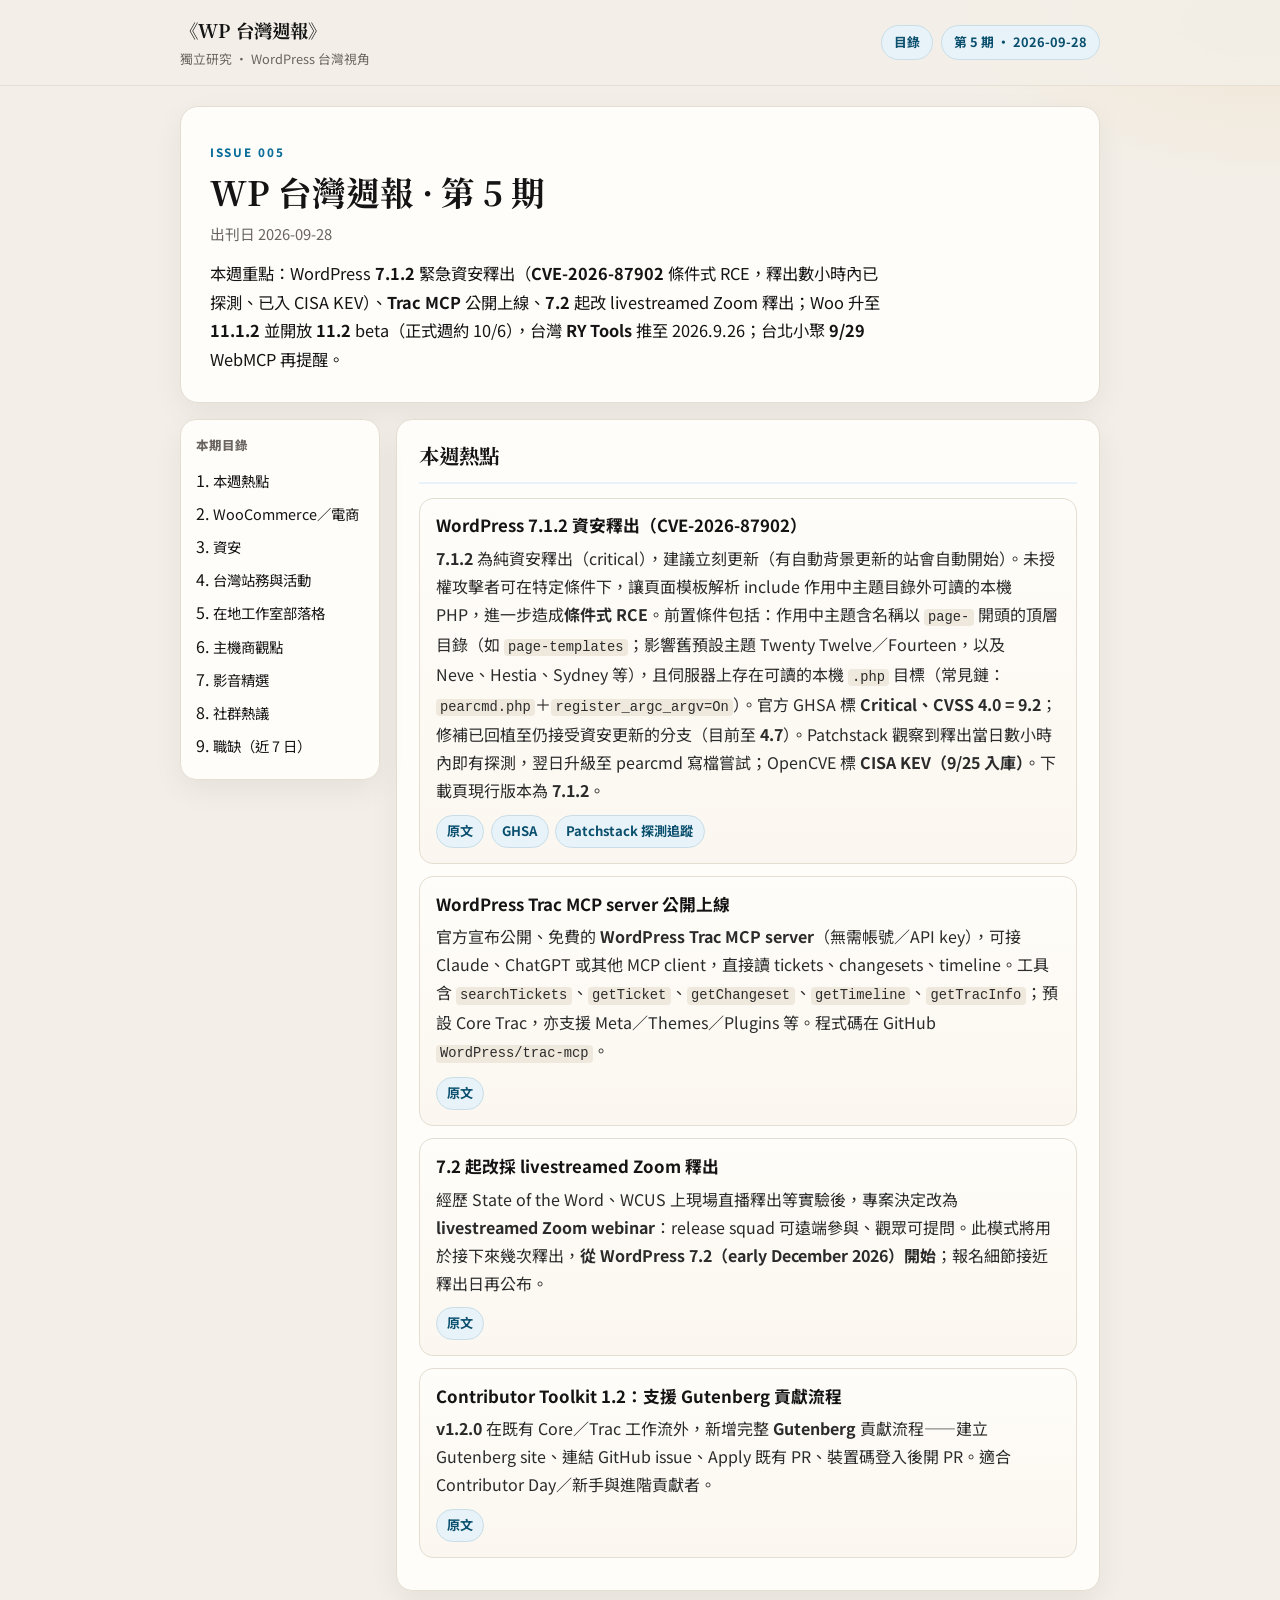
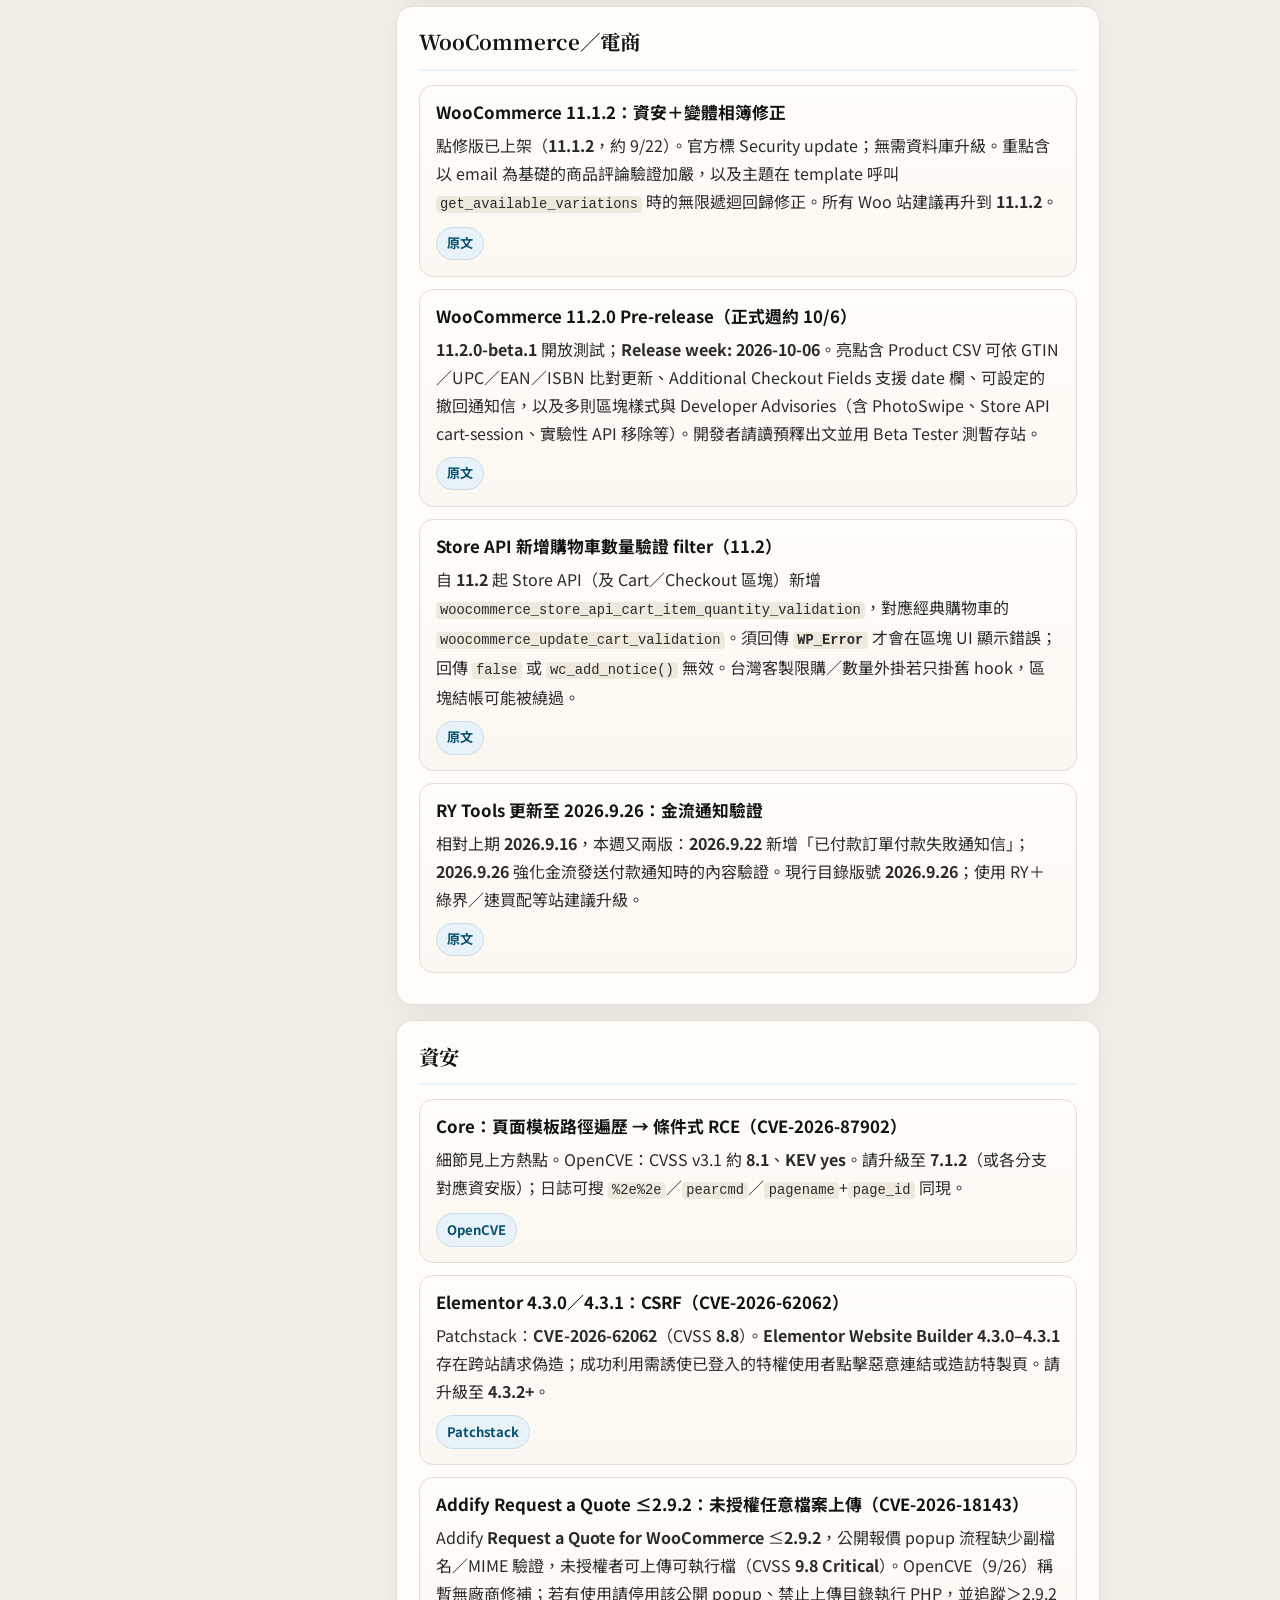
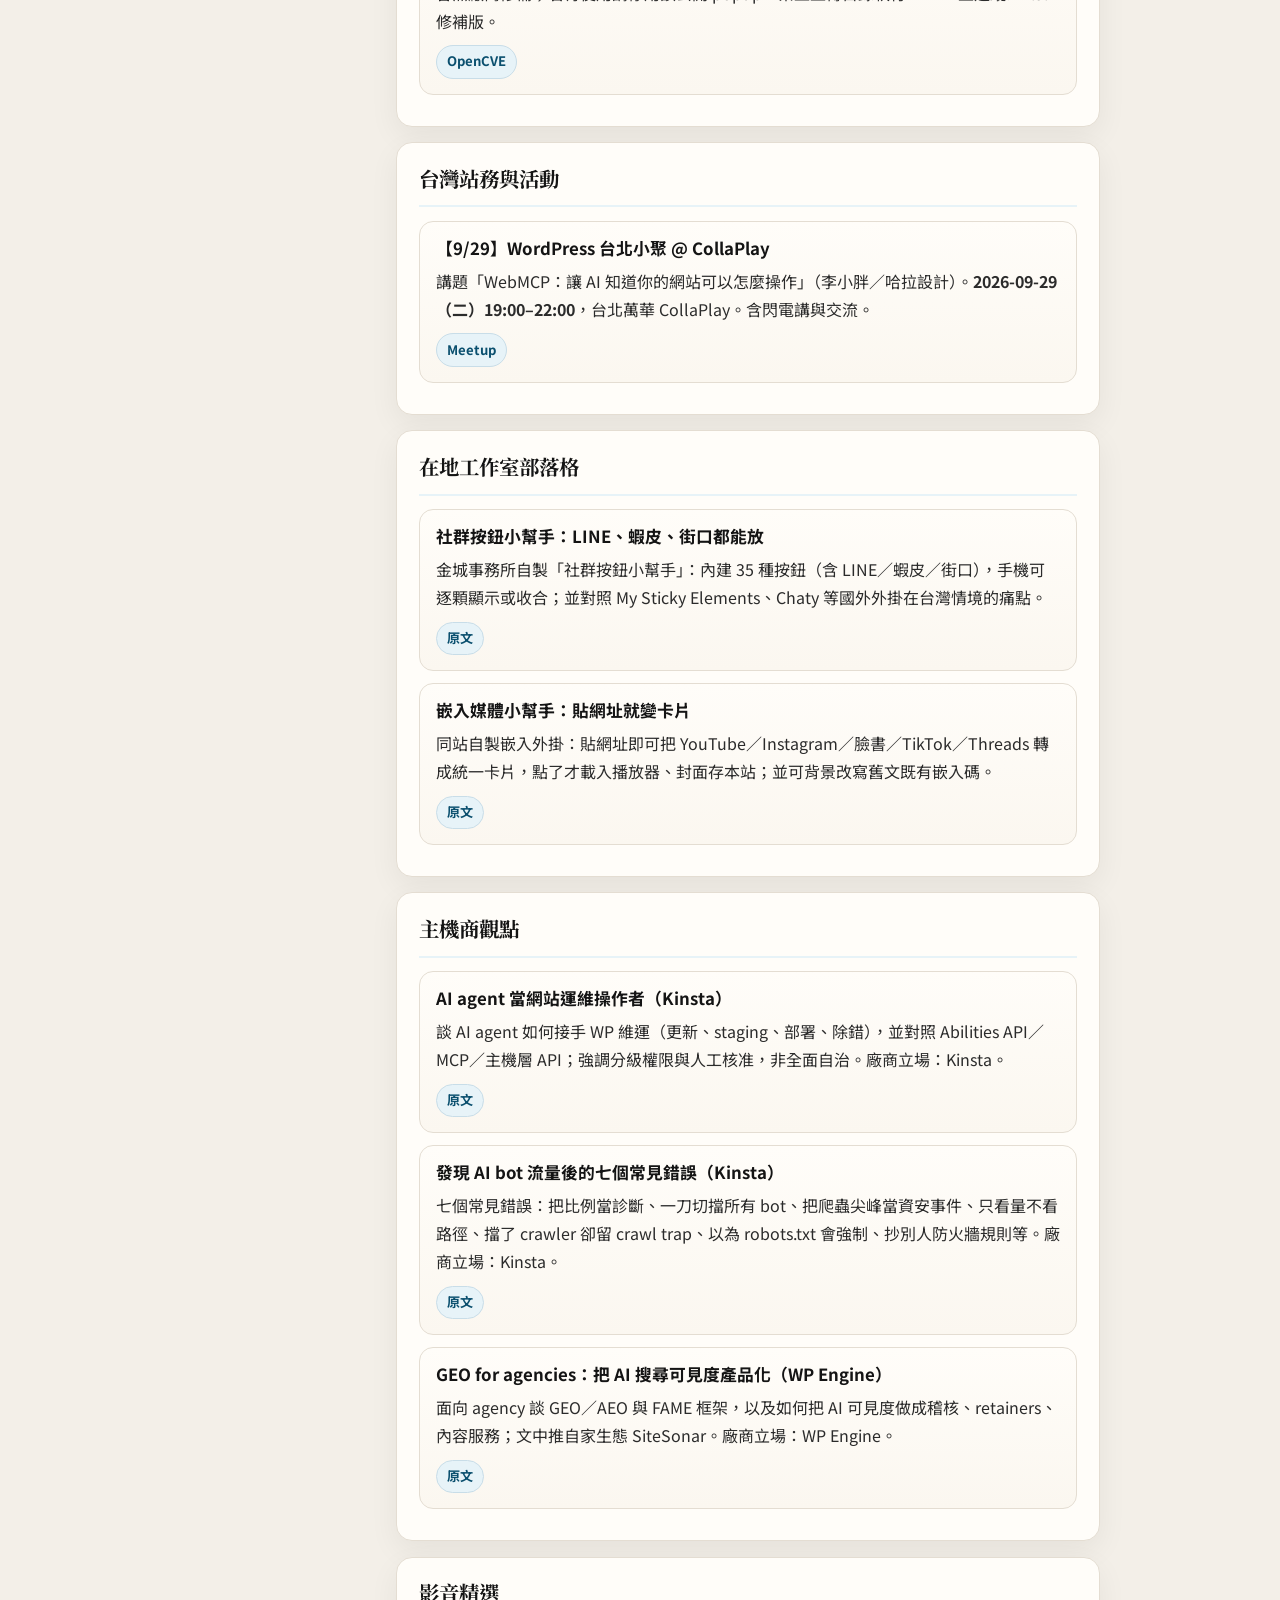
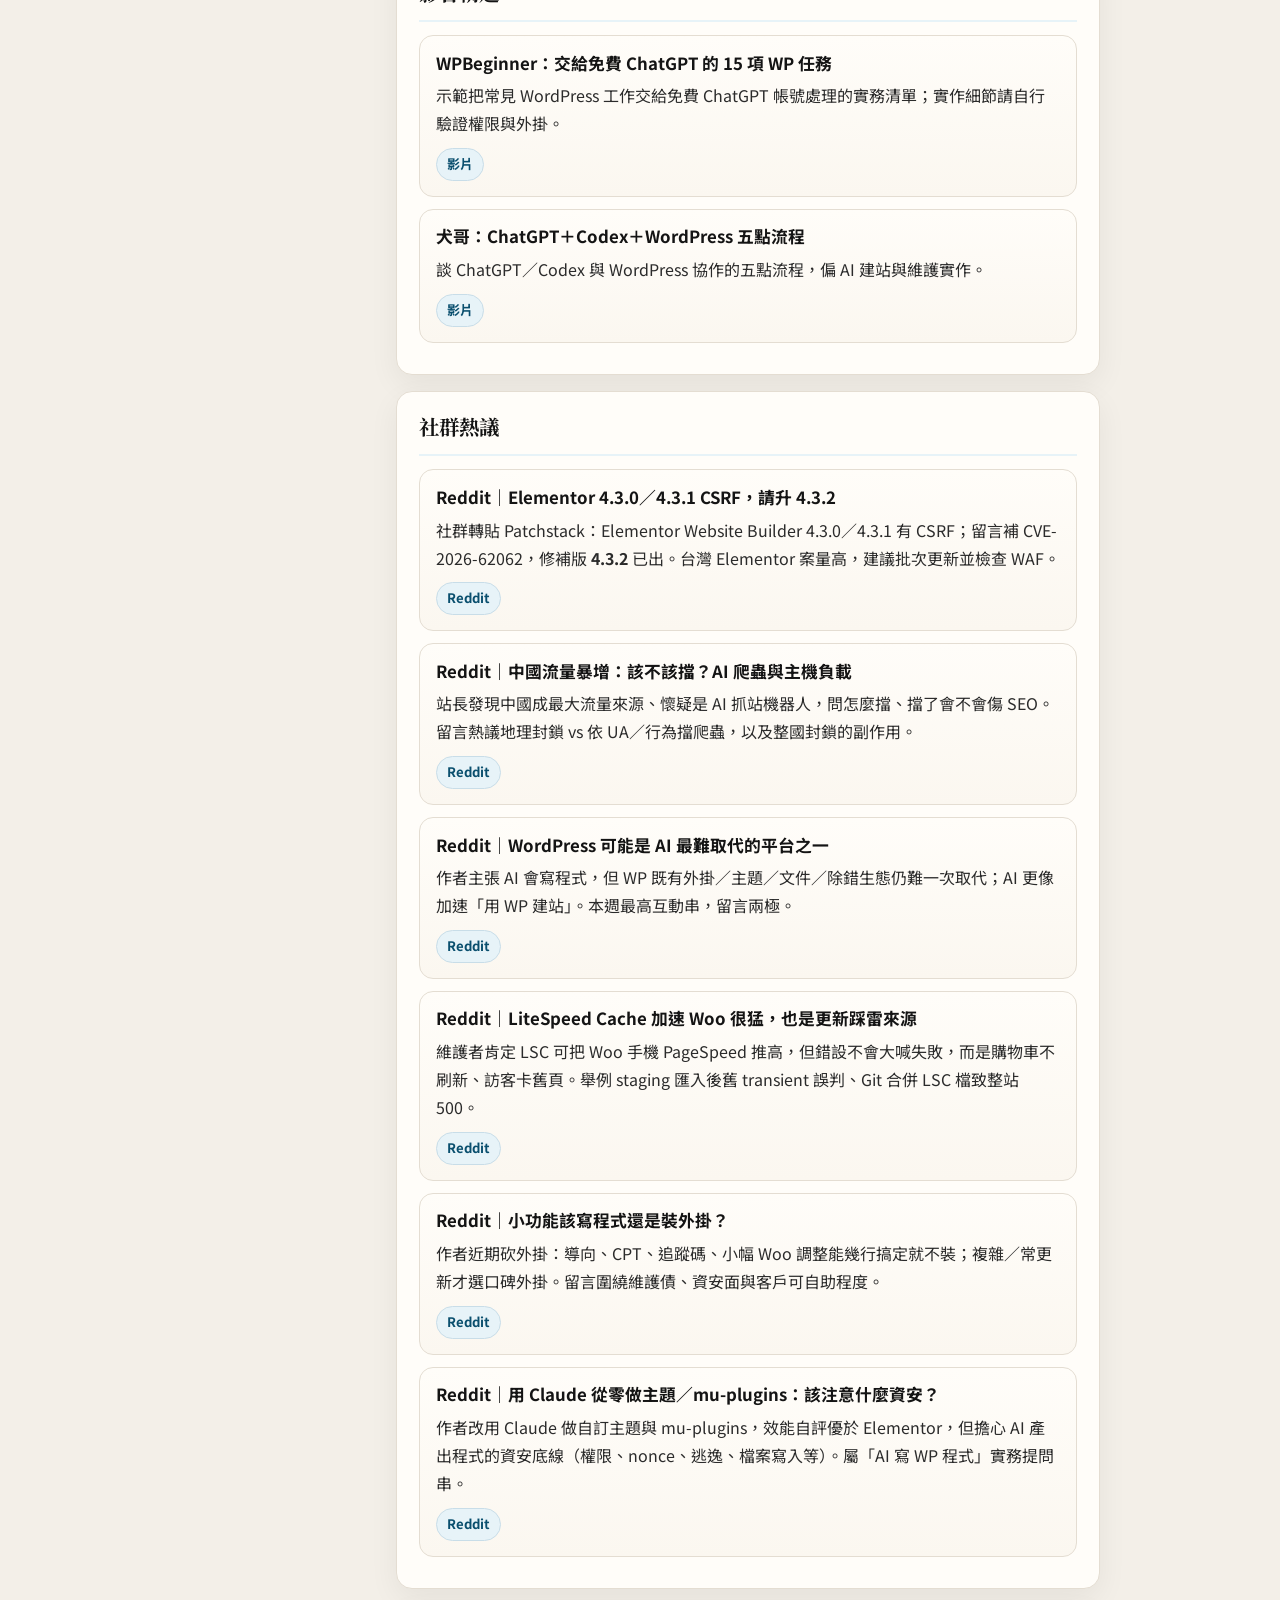
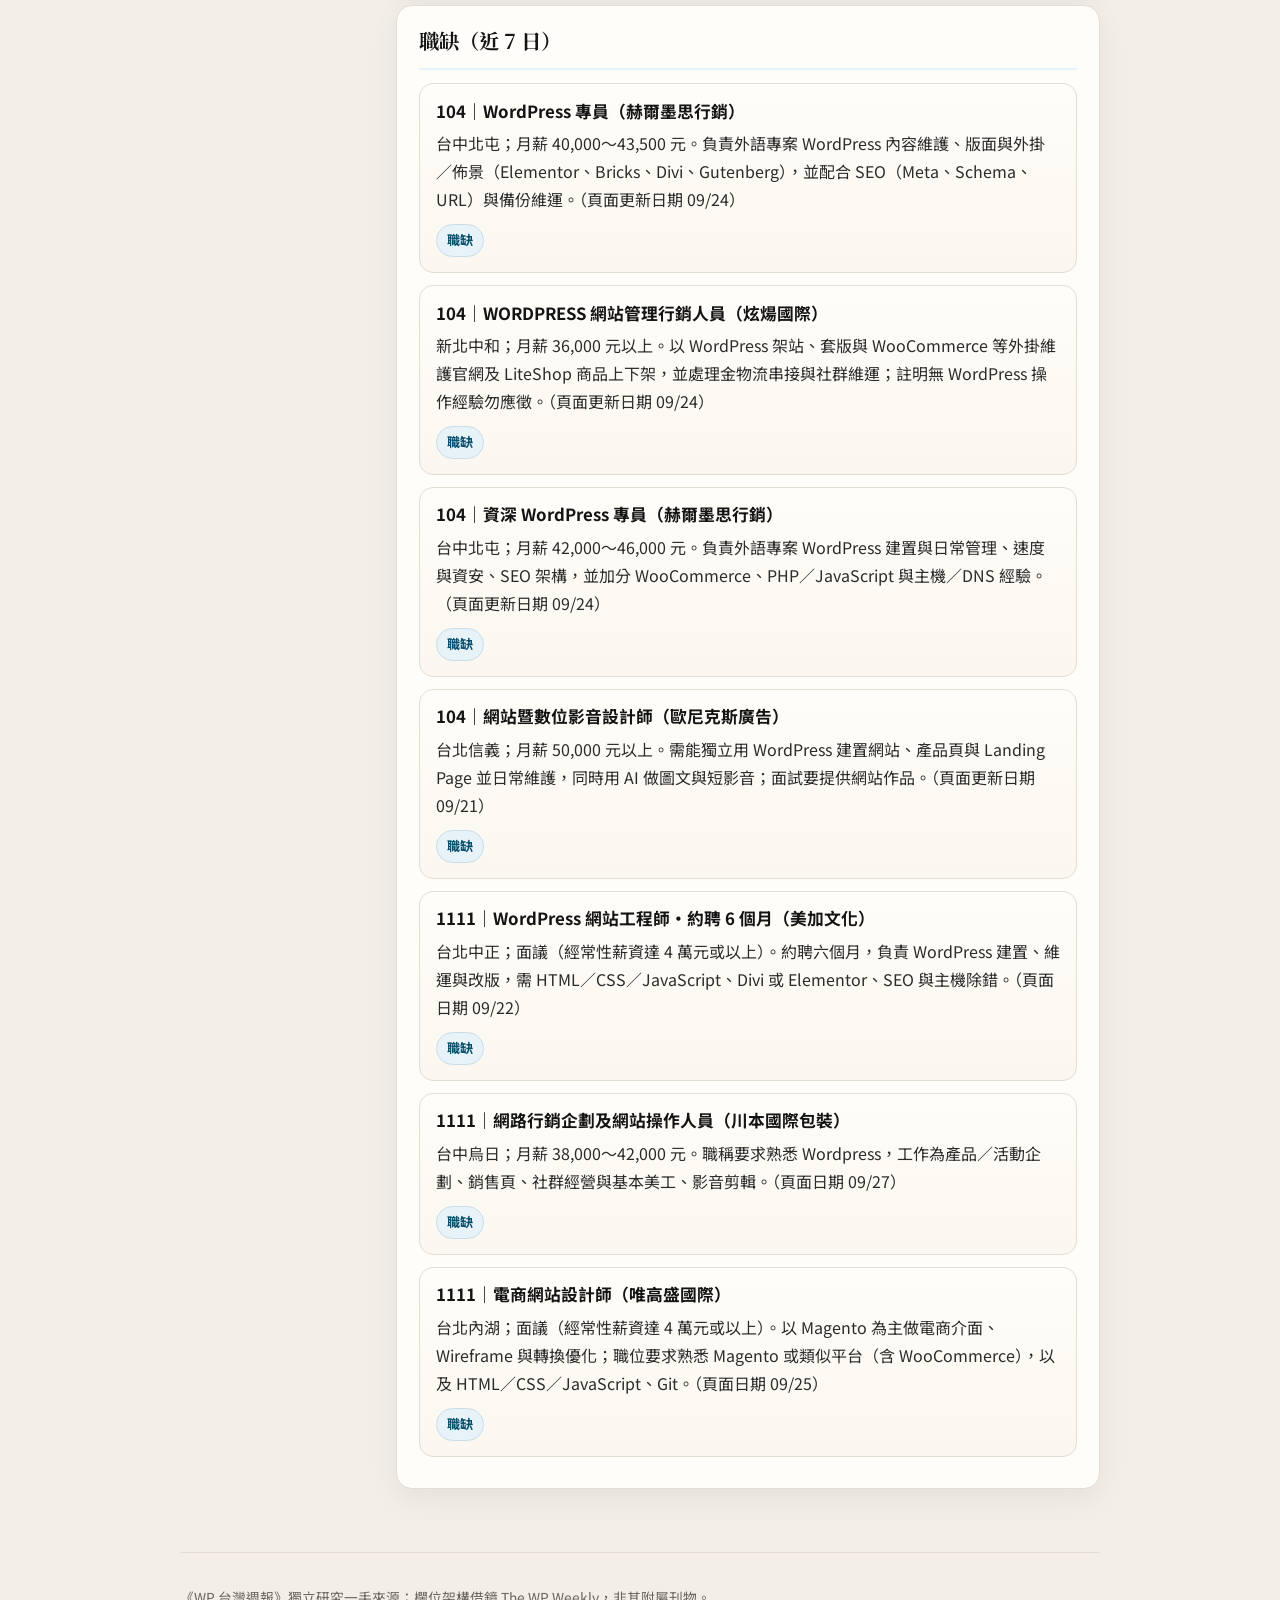
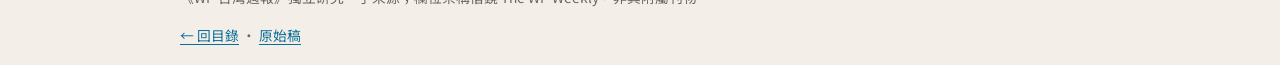
<file: issues/005.html>
<!DOCTYPE html>
<html lang="zh-Hant">
<head>
<meta charset="utf-8">
<meta name="viewport" content="width=device-width, initial-scale=1">
<title>WP 台灣週報 · 第 5 期｜WP 台灣週報</title>
<meta name="description" content="本週重點：WordPress **7.1.2** 緊急資安釋出（**CVE-2026-87902** 條件式 RCE，釋出數小時內已探測、已入 CISA KEV）、**Trac MCP** 公開上線、**7.2** 起改 livestreamed Zoom 釋出；Woo 升至 **11.1.2** 並開放 **11.2** beta（正式週約 10/6），台灣 **RY Tools** 推至 2026.9.26；台北小聚 **9/29** WebMCP 再提醒。">
<link rel="preconnect" href="https://fonts.googleapis.com">
<link rel="preconnect" href="https://fonts.gstatic.com" crossorigin>
<link href="https://fonts.googleapis.com/css2?family=Noto+Sans+TC:wght@400;500;700;800&family=Noto+Serif+TC:wght@600;700&display=swap" rel="stylesheet">
<link rel="stylesheet" href="../styles.css">
</head>
<body>
<header class="site-header">
  <div class="inner">
    <a class="brand" href="../"><strong>《WP 台灣週報》</strong><span>獨立研究 · WordPress 台灣視角</span></a>
    <div class="nav-links">
      <a href="../">目錄</a>
      <span class="badge">第 5 期 · 2026-09-28</span>
    </div>
  </div>
</header>
<section class="hero">
  <div class="kicker">ISSUE 005</div>
  <h1>WP 台灣週報 · 第 5 期</h1>
  <p class="meta">出刊日 2026-09-28</p>
  <p class="lede">本週重點：WordPress <strong>7.1.2</strong> 緊急資安釋出（<strong>CVE-2026-87902</strong> 條件式 RCE，釋出數小時內已探測、已入 CISA KEV）、<strong>Trac MCP</strong> 公開上線、<strong>7.2</strong> 起改 livestreamed Zoom 釋出；Woo 升至 <strong>11.1.2</strong> 並開放 <strong>11.2</strong> beta（正式週約 10/6），台灣 <strong>RY Tools</strong> 推至 2026.9.26；台北小聚 <strong>9/29</strong> WebMCP 再提醒。</p>
</section>
<div class="layout">
  <nav class="toc" aria-label="目錄"><h2>本期目錄</h2><ol><li><a href="#本週熱點">本週熱點</a></li><li><a href="#WooCommerce-電商">WooCommerce／電商</a></li><li><a href="#資安">資安</a></li><li><a href="#台灣站務與活動">台灣站務與活動</a></li><li><a href="#在地工作室部落格">在地工作室部落格</a></li><li><a href="#主機商觀點">主機商觀點</a></li><li><a href="#影音精選">影音精選</a></li><li><a href="#社群熱議">社群熱議</a></li><li><a href="#職缺-近-7-日">職缺（近 7 日）</a></li></ol></nav>
  <main class="main"><section class="section" id="本週熱點"><h2>本週熱點</h2><article class="card"><h3>WordPress 7.1.2 資安釋出（CVE-2026-87902）</h3><p><strong>7.1.2</strong> 為純資安釋出（critical），建議立刻更新（有自動背景更新的站會自動開始）。未授權攻擊者可在特定條件下，讓頁面模板解析 include 作用中主題目錄外可讀的本機 PHP，進一步造成<strong>條件式 RCE</strong>。前置條件包括：作用中主題含名稱以 <code>page-</code> 開頭的頂層目錄（如 <code>page-templates</code>；影響舊預設主題 Twenty Twelve／Fourteen，以及 Neve、Hestia、Sydney 等），且伺服器上存在可讀的本機 <code>.php</code> 目標（常見鏈：<code>pearcmd.php</code>＋<code>register_argc_argv=On</code>）。官方 GHSA 標 <strong>Critical、CVSS 4.0 = 9.2</strong>；修補已回植至仍接受資安更新的分支（目前至 <strong>4.7</strong>）。Patchstack 觀察到釋出當日數小時內即有探測，翌日升級至 pearcmd 寫檔嘗試；OpenCVE 標 <strong>CISA KEV（9/25 入庫）</strong>。下載頁現行版本為 <strong>7.1.2</strong>。</p><div class="links"><a href="https://wordpress.org/news/2026/09/wordpress-7-1-2-release/" rel="noopener noreferrer" target="_blank">原文</a><a href="https://github.com/WordPress/wordpress-develop/security/advisories/GHSA-7hp8-65ch-5whp" rel="noopener noreferrer" target="_blank">GHSA</a><a href="https://patchstack.com/articles/cve-2026-87902-attackers-started-probing-wordpress-sites-hours-after-the-patch/" rel="noopener noreferrer" target="_blank">Patchstack 探測追蹤</a></div></article><article class="card"><h3>WordPress Trac MCP server 公開上線</h3><p>官方宣布公開、免費的 <strong>WordPress Trac MCP server</strong>（無需帳號／API key），可接 Claude、ChatGPT 或其他 MCP client，直接讀 tickets、changesets、timeline。工具含 <code>searchTickets</code>、<code>getTicket</code>、<code>getChangeset</code>、<code>getTimeline</code>、<code>getTracInfo</code>；預設 Core Trac，亦支援 Meta／Themes／Plugins 等。程式碼在 GitHub <code>WordPress/trac-mcp</code>。</p><div class="links"><a href="https://make.wordpress.org/core/2026/09/24/wordpress-trac-mcp-server/" rel="noopener noreferrer" target="_blank">原文</a></div></article><article class="card"><h3>7.2 起改採 livestreamed Zoom 釋出</h3><p>經歷 State of the Word、WCUS 上現場直播釋出等實驗後，專案決定改為 <strong>livestreamed Zoom webinar</strong>：release squad 可遠端參與、觀眾可提問。此模式將用於接下來幾次釋出，<strong>從 WordPress 7.2（early December 2026）開始</strong>；報名細節接近釋出日再公布。</p><div class="links"><a href="https://make.wordpress.org/core/2026/09/23/iterating-from-live-events-to-livestreamed-releases/" rel="noopener noreferrer" target="_blank">原文</a></div></article><article class="card"><h3>Contributor Toolkit 1.2：支援 Gutenberg 貢獻流程</h3><p><strong>v1.2.0</strong> 在既有 Core／Trac 工作流外，新增完整 <strong>Gutenberg</strong> 貢獻流程——建立 Gutenberg site、連結 GitHub issue、Apply 既有 PR、裝置碼登入後開 PR。適合 Contributor Day／新手與進階貢獻者。</p><div class="links"><a href="https://make.wordpress.org/core/2026/09/25/wordpress-contributor-toolkit-1-2-one-app-for-your-first-core-or-gutenberg-contribution/" rel="noopener noreferrer" target="_blank">原文</a></div></article></section><section class="section" id="WooCommerce-電商"><h2>WooCommerce／電商</h2><article class="card"><h3>WooCommerce 11.1.2：資安＋變體相簿修正</h3><p>點修版已上架（<strong>11.1.2</strong>，約 9/22）。官方標 Security update；無需資料庫升級。重點含以 email 為基礎的商品評論驗證加嚴，以及主題在 template 呼叫 <code>get_available_variations</code> 時的無限遞迴回歸修正。所有 Woo 站建議再升到 <strong>11.1.2</strong>。</p><div class="links"><a href="https://developer.woocommerce.com/2026/09/22/woocommerce-11-1-2/" rel="noopener noreferrer" target="_blank">原文</a></div></article><article class="card"><h3>WooCommerce 11.2.0 Pre-release（正式週約 10/6）</h3><p><strong>11.2.0-beta.1</strong> 開放測試；<strong>Release week: 2026-10-06</strong>。亮點含 Product CSV 可依 GTIN／UPC／EAN／ISBN 比對更新、Additional Checkout Fields 支援 date 欄、可設定的撤回通知信，以及多則區塊樣式與 Developer Advisories（含 PhotoSwipe、Store API cart-session、實驗性 API 移除等）。開發者請讀預釋出文並用 Beta Tester 測暫存站。</p><div class="links"><a href="https://developer.woocommerce.com/2026/09/21/woocommerce-11-2-0-pre-release-notes/" rel="noopener noreferrer" target="_blank">原文</a></div></article><article class="card"><h3>Store API 新增購物車數量驗證 filter（11.2）</h3><p>自 <strong>11.2</strong> 起 Store API（及 Cart／Checkout 區塊）新增 <code>woocommerce_store_api_cart_item_quantity_validation</code>，對應經典購物車的 <code>woocommerce_update_cart_validation</code>。須回傳 <strong><code>WP_Error</code></strong> 才會在區塊 UI 顯示錯誤；回傳 <code>false</code> 或 <code>wc_add_notice()</code> 無效。台灣客製限購／數量外掛若只掛舊 hook，區塊結帳可能被繞過。</p><div class="links"><a href="https://developer.woocommerce.com/2026/09/24/new-cart-validation-filter/" rel="noopener noreferrer" target="_blank">原文</a></div></article><article class="card"><h3>RY Tools 更新至 2026.9.26：金流通知驗證</h3><p>相對上期 <strong>2026.9.16</strong>，本週又兩版：<strong>2026.9.22</strong> 新增「已付款訂單付款失敗通知信」；<strong>2026.9.26</strong> 強化金流發送付款通知時的內容驗證。現行目錄版號 <strong>2026.9.26</strong>；使用 RY＋綠界／速買配等站建議升級。</p><div class="links"><a href="https://tw.wordpress.org/plugins/ry-woocommerce-tools/" rel="noopener noreferrer" target="_blank">原文</a></div></article></section><section class="section" id="資安"><h2>資安</h2><article class="card"><h3>Core：頁面模板路徑遍歷 → 條件式 RCE（CVE-2026-87902）</h3><p>細節見上方熱點。OpenCVE：CVSS v3.1 約 <strong>8.1</strong>、<strong>KEV yes</strong>。請升級至 <strong>7.1.2</strong>（或各分支對應資安版）；日誌可搜 <code>%2e%2e</code>／<code>pearcmd</code>／<code>pagename</code>+<code>page_id</code> 同現。</p><div class="links"><a href="https://www.opencve.io/cve/CVE-2026-87902" rel="noopener noreferrer" target="_blank">OpenCVE</a></div></article><article class="card"><h3>Elementor 4.3.0／4.3.1：CSRF（CVE-2026-62062）</h3><p>Patchstack：<strong>CVE-2026-62062</strong>（CVSS <strong>8.8</strong>）。<strong>Elementor Website Builder</strong> <strong>4.3.0–4.3.1</strong> 存在跨站請求偽造；成功利用需誘使已登入的特權使用者點擊惡意連結或造訪特製頁。請升級至 <strong>4.3.2+</strong>。</p><div class="links"><a href="https://patchstack.com/database/wordpress/plugin/elementor/vulnerability/wordpress-elementor-website-builder-plugin-4-3-1-cross-site-request-forgery-csrf-vulnerability" rel="noopener noreferrer" target="_blank">Patchstack</a></div></article><article class="card"><h3>Addify Request a Quote ≤2.9.2：未授權任意檔案上傳（CVE-2026-18143）</h3><p>Addify <strong>Request a Quote for WooCommerce</strong> ≤<strong>2.9.2</strong>，公開報價 popup 流程缺少副檔名／MIME 驗證，未授權者可上傳可執行檔（CVSS <strong>9.8 Critical</strong>）。OpenCVE（9/26）稱暫無廠商修補；若有使用請停用該公開 popup、禁止上傳目錄執行 PHP，並追蹤＞2.9.2 修補版。</p><div class="links"><a href="https://app.opencve.io/cve/CVE-2026-18143" rel="noopener noreferrer" target="_blank">OpenCVE</a></div></article></section><section class="section" id="台灣站務與活動"><h2>台灣站務與活動</h2><article class="card"><h3>【9/29】WordPress 台北小聚 @ CollaPlay</h3><p>講題「WebMCP：讓 AI 知道你的網站可以怎麼操作」（李小胖／哈拉設計）。<strong>2026-09-29（二）19:00–22:00</strong>，台北萬華 CollaPlay。含閃電講與交流。</p><div class="links"><a href="https://www.meetup.com/taipei-wordpress/events/316309009/" rel="noopener noreferrer" target="_blank">Meetup</a></div></article></section><section class="section" id="在地工作室部落格"><h2>在地工作室部落格</h2><article class="card"><h3>社群按鈕小幫手：LINE、蝦皮、街口都能放</h3><p>金城事務所自製「社群按鈕小幫手」：內建 35 種按鈕（含 LINE／蝦皮／街口），手機可逐顆顯示或收合；並對照 My Sticky Elements、Chaty 等國外外掛在台灣情境的痛點。</p><div class="links"><a href="https://iseeu.tw/mr-social/" rel="noopener noreferrer" target="_blank">原文</a></div></article><article class="card"><h3>嵌入媒體小幫手：貼網址就變卡片</h3><p>同站自製嵌入外掛：貼網址即可把 YouTube／Instagram／臉書／TikTok／Threads 轉成統一卡片，點了才載入播放器、封面存本站；並可背景改寫舊文既有嵌入碼。</p><div class="links"><a href="https://iseeu.tw/mr-embed/" rel="noopener noreferrer" target="_blank">原文</a></div></article></section><section class="section" id="主機商觀點"><h2>主機商觀點</h2><article class="card"><h3>AI agent 當網站運維操作者（Kinsta）</h3><p>談 AI agent 如何接手 WP 維運（更新、staging、部署、除錯），並對照 Abilities API／MCP／主機層 API；強調分級權限與人工核准，非全面自治。廠商立場：Kinsta。</p><div class="links"><a href="https://kinsta.com/blog/ai-wordpress-operators/" rel="noopener noreferrer" target="_blank">原文</a></div></article><article class="card"><h3>發現 AI bot 流量後的七個常見錯誤（Kinsta）</h3><p>七個常見錯誤：把比例當診斷、一刀切擋所有 bot、把爬蟲尖峰當資安事件、只看量不看路徑、擋了 crawler 卻留 crawl trap、以為 robots.txt 會強制、抄別人防火牆規則等。廠商立場：Kinsta。</p><div class="links"><a href="https://kinsta.com/blog/managing-ai-bot-traffic/" rel="noopener noreferrer" target="_blank">原文</a></div></article><article class="card"><h3>GEO for agencies：把 AI 搜尋可見度產品化（WP Engine）</h3><p>面向 agency 談 GEO／AEO 與 FAME 框架，以及如何把 AI 可見度做成稽核、retainers、內容服務；文中推自家生態 SiteSonar。廠商立場：WP Engine。</p><div class="links"><a href="https://wpengine.com/blog/geo-for-agencies/" rel="noopener noreferrer" target="_blank">原文</a></div></article></section><section class="section" id="影音精選"><h2>影音精選</h2><article class="card"><h3>WPBeginner：交給免費 ChatGPT 的 15 項 WP 任務</h3><p>示範把常見 WordPress 工作交給免費 ChatGPT 帳號處理的實務清單；實作細節請自行驗證權限與外掛。</p><div class="links"><a href="https://www.youtube.com/watch?v=y91cJwqIIxs" rel="noopener noreferrer" target="_blank">影片</a></div></article><article class="card"><h3>犬哥：ChatGPT＋Codex＋WordPress 五點流程</h3><p>談 ChatGPT／Codex 與 WordPress 協作的五點流程，偏 AI 建站與維護實作。</p><div class="links"><a href="https://www.youtube.com/watch?v=1tHk9DMxrPk" rel="noopener noreferrer" target="_blank">影片</a></div></article></section><section class="section" id="社群熱議"><h2>社群熱議</h2><article class="card"><h3>Reddit｜Elementor 4.3.0／4.3.1 CSRF，請升 4.3.2</h3><p>社群轉貼 Patchstack：Elementor Website Builder 4.3.0／4.3.1 有 CSRF；留言補 CVE-2026-62062，修補版 <strong>4.3.2</strong> 已出。台灣 Elementor 案量高，建議批次更新並檢查 WAF。</p><div class="links"><a href="https://www.reddit.com/r/Wordpress/comments/1wpqz4s/csrf_vulnerability_in_elementor_430_and_431/" rel="noopener noreferrer" target="_blank">Reddit</a></div></article><article class="card"><h3>Reddit｜中國流量暴增：該不該擋？AI 爬蟲與主機負載</h3><p>站長發現中國成最大流量來源、懷疑是 AI 抓站機器人，問怎麼擋、擋了會不會傷 SEO。留言熱議地理封鎖 vs 依 UA／行為擋爬蟲，以及整國封鎖的副作用。</p><div class="links"><a href="https://www.reddit.com/r/Wordpress/comments/1wpp6p9/high_traffic_coming_from_china_should_i_block/" rel="noopener noreferrer" target="_blank">Reddit</a></div></article><article class="card"><h3>Reddit｜WordPress 可能是 AI 最難取代的平台之一</h3><p>作者主張 AI 會寫程式，但 WP 既有外掛／主題／文件／除錯生態仍難一次取代；AI 更像加速「用 WP 建站」。本週最高互動串，留言兩極。</p><div class="links"><a href="https://www.reddit.com/r/Wordpress/comments/1wpaggq/wordpress_may_be_one_of_the_hardest_platforms_for/" rel="noopener noreferrer" target="_blank">Reddit</a></div></article><article class="card"><h3>Reddit｜LiteSpeed Cache 加速 Woo 很猛，也是更新踩雷來源</h3><p>維護者肯定 LSC 可把 Woo 手機 PageSpeed 推高，但錯設不會大喊失敗，而是購物車不刷新、訪客卡舊頁。舉例 staging 匯入後舊 transient 誤判、Git 合併 LSC 檔致整站 500。</p><div class="links"><a href="https://www.reddit.com/r/woocommerce/comments/1wovcsx/litespeed_cache_is_the_best_thing_that_happened/" rel="noopener noreferrer" target="_blank">Reddit</a></div></article><article class="card"><h3>Reddit｜小功能該寫程式還是裝外掛？</h3><p>作者近期砍外掛：導向、CPT、追蹤碼、小幅 Woo 調整能幾行搞定就不裝；複雜／常更新才選口碑外掛。留言圍繞維護債、資安面與客戶可自助程度。</p><div class="links"><a href="https://www.reddit.com/r/Wordpress/comments/1wp6n9s/wordpress_developers_relying_on_plugins_for/" rel="noopener noreferrer" target="_blank">Reddit</a></div></article><article class="card"><h3>Reddit｜用 Claude 從零做主題／mu-plugins：該注意什麼資安？</h3><p>作者改用 Claude 做自訂主題與 mu-plugins，效能自評優於 Elementor，但擔心 AI 產出程式的資安底線（權限、nonce、逃逸、檔案寫入等）。屬「AI 寫 WP 程式」實務提問串。</p><div class="links"><a href="https://www.reddit.com/r/Wordpress/comments/1wrpy7e/safety_mesures_for_creating_websites_with_claude/" rel="noopener noreferrer" target="_blank">Reddit</a></div></article></section><section class="section" id="職缺-近-7-日"><h2>職缺（近 7 日）</h2><article class="card"><h3>104｜WordPress 專員（赫爾墨思行銷）</h3><p>台中北屯；月薪 40,000～43,500 元。負責外語專案 WordPress 內容維護、版面與外掛／佈景（Elementor、Bricks、Divi、Gutenberg），並配合 SEO（Meta、Schema、URL）與備份維運。（頁面更新日期 09/24）</p><div class="links"><a href="https://www.104.com.tw/job/93ati" rel="noopener noreferrer" target="_blank">職缺</a></div></article><article class="card"><h3>104｜WORDPRESS 網站管理行銷人員（炫煬國際）</h3><p>新北中和；月薪 36,000 元以上。以 WordPress 架站、套版與 WooCommerce 等外掛維護官網及 LiteShop 商品上下架，並處理金物流串接與社群維運；註明無 WordPress 操作經驗勿應徵。（頁面更新日期 09/24）</p><div class="links"><a href="https://www.104.com.tw/job/879me" rel="noopener noreferrer" target="_blank">職缺</a></div></article><article class="card"><h3>104｜資深 WordPress 專員（赫爾墨思行銷）</h3><p>台中北屯；月薪 42,000～46,000 元。負責外語專案 WordPress 建置與日常管理、速度與資安、SEO 架構，並加分 WooCommerce、PHP／JavaScript 與主機／DNS 經驗。（頁面更新日期 09/24）</p><div class="links"><a href="https://www.104.com.tw/job/93ass" rel="noopener noreferrer" target="_blank">職缺</a></div></article><article class="card"><h3>104｜網站暨數位影音設計師（歐尼克斯廣告）</h3><p>台北信義；月薪 50,000 元以上。需能獨立用 WordPress 建置網站、產品頁與 Landing Page 並日常維護，同時用 AI 做圖文與短影音；面試要提供網站作品。（頁面更新日期 09/21）</p><div class="links"><a href="https://www.104.com.tw/job/8rs06" rel="noopener noreferrer" target="_blank">職缺</a></div></article><article class="card"><h3>1111｜WordPress 網站工程師・約聘 6 個月（美加文化）</h3><p>台北中正；面議（經常性薪資達 4 萬元或以上）。約聘六個月，負責 WordPress 建置、維運與改版，需 HTML／CSS／JavaScript、Divi 或 Elementor、SEO 與主機除錯。（頁面日期 09/22）</p><div class="links"><a href="https://www.1111.com.tw/job/130456287" rel="noopener noreferrer" target="_blank">職缺</a></div></article><article class="card"><h3>1111｜網路行銷企劃及網站操作人員（川本國際包裝）</h3><p>台中烏日；月薪 38,000～42,000 元。職稱要求熟悉 Wordpress，工作為產品／活動企劃、銷售頁、社群經營與基本美工、影音剪輯。（頁面日期 09/27）</p><div class="links"><a href="https://www.1111.com.tw/job/113017136" rel="noopener noreferrer" target="_blank">職缺</a></div></article><article class="card"><h3>1111｜電商網站設計師（唯高盛國際）</h3><p>台北內湖；面議（經常性薪資達 4 萬元或以上）。以 Magento 為主做電商介面、Wireframe 與轉換優化；職位要求熟悉 Magento 或類似平台（含 WooCommerce），以及 HTML／CSS／JavaScript、Git。（頁面日期 09/25）</p><div class="links"><a href="https://www.1111.com.tw/job/132774909" rel="noopener noreferrer" target="_blank">職缺</a></div></article></section></main>
</div>
<footer class="site-footer">
  <p>《WP 台灣週報》獨立研究一手來源；欄位架構借鏡 The WP Weekly，非其附屬刊物。</p>
  <p><a href="../">← 回目錄</a> · <a href="https://github.com/oberonlai/wp-taiwan-weekly/blob/main/content/issue-005.md">原始稿</a></p>
</footer>
</body>
</html>
</file>
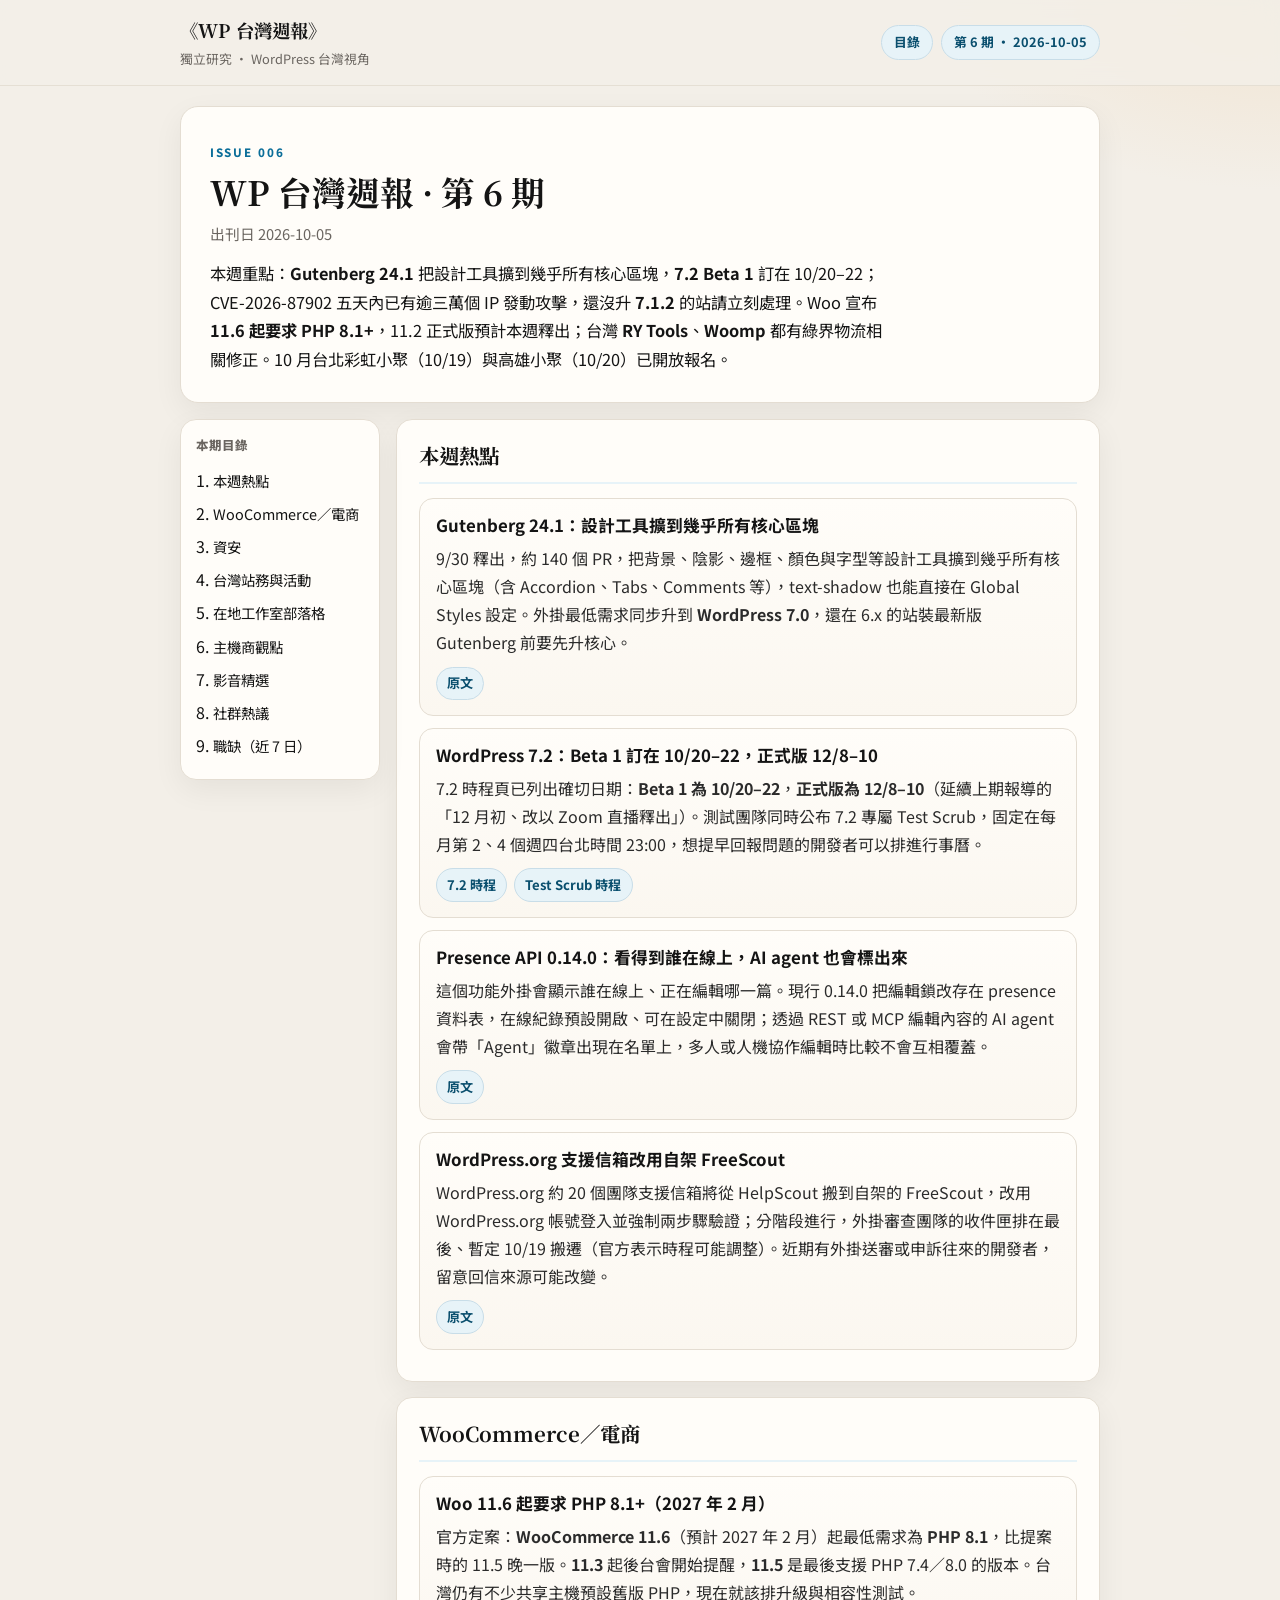
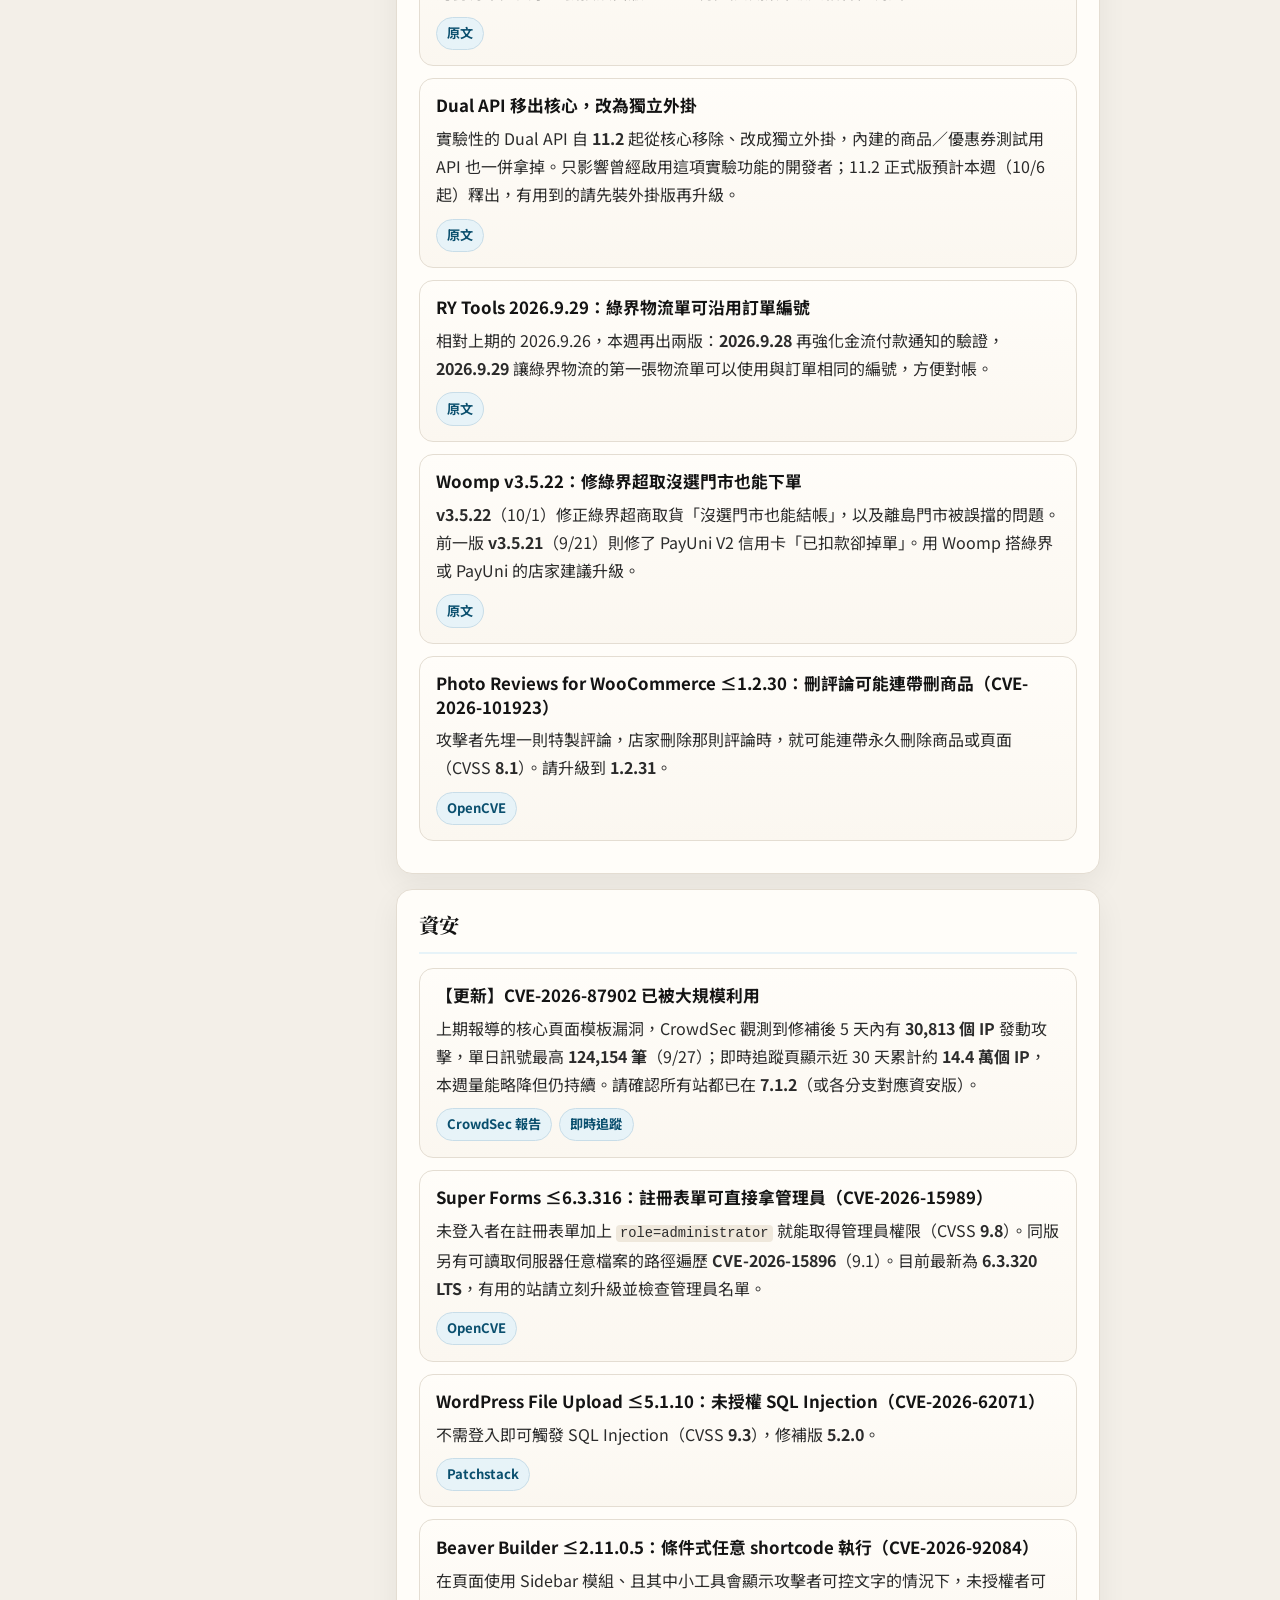
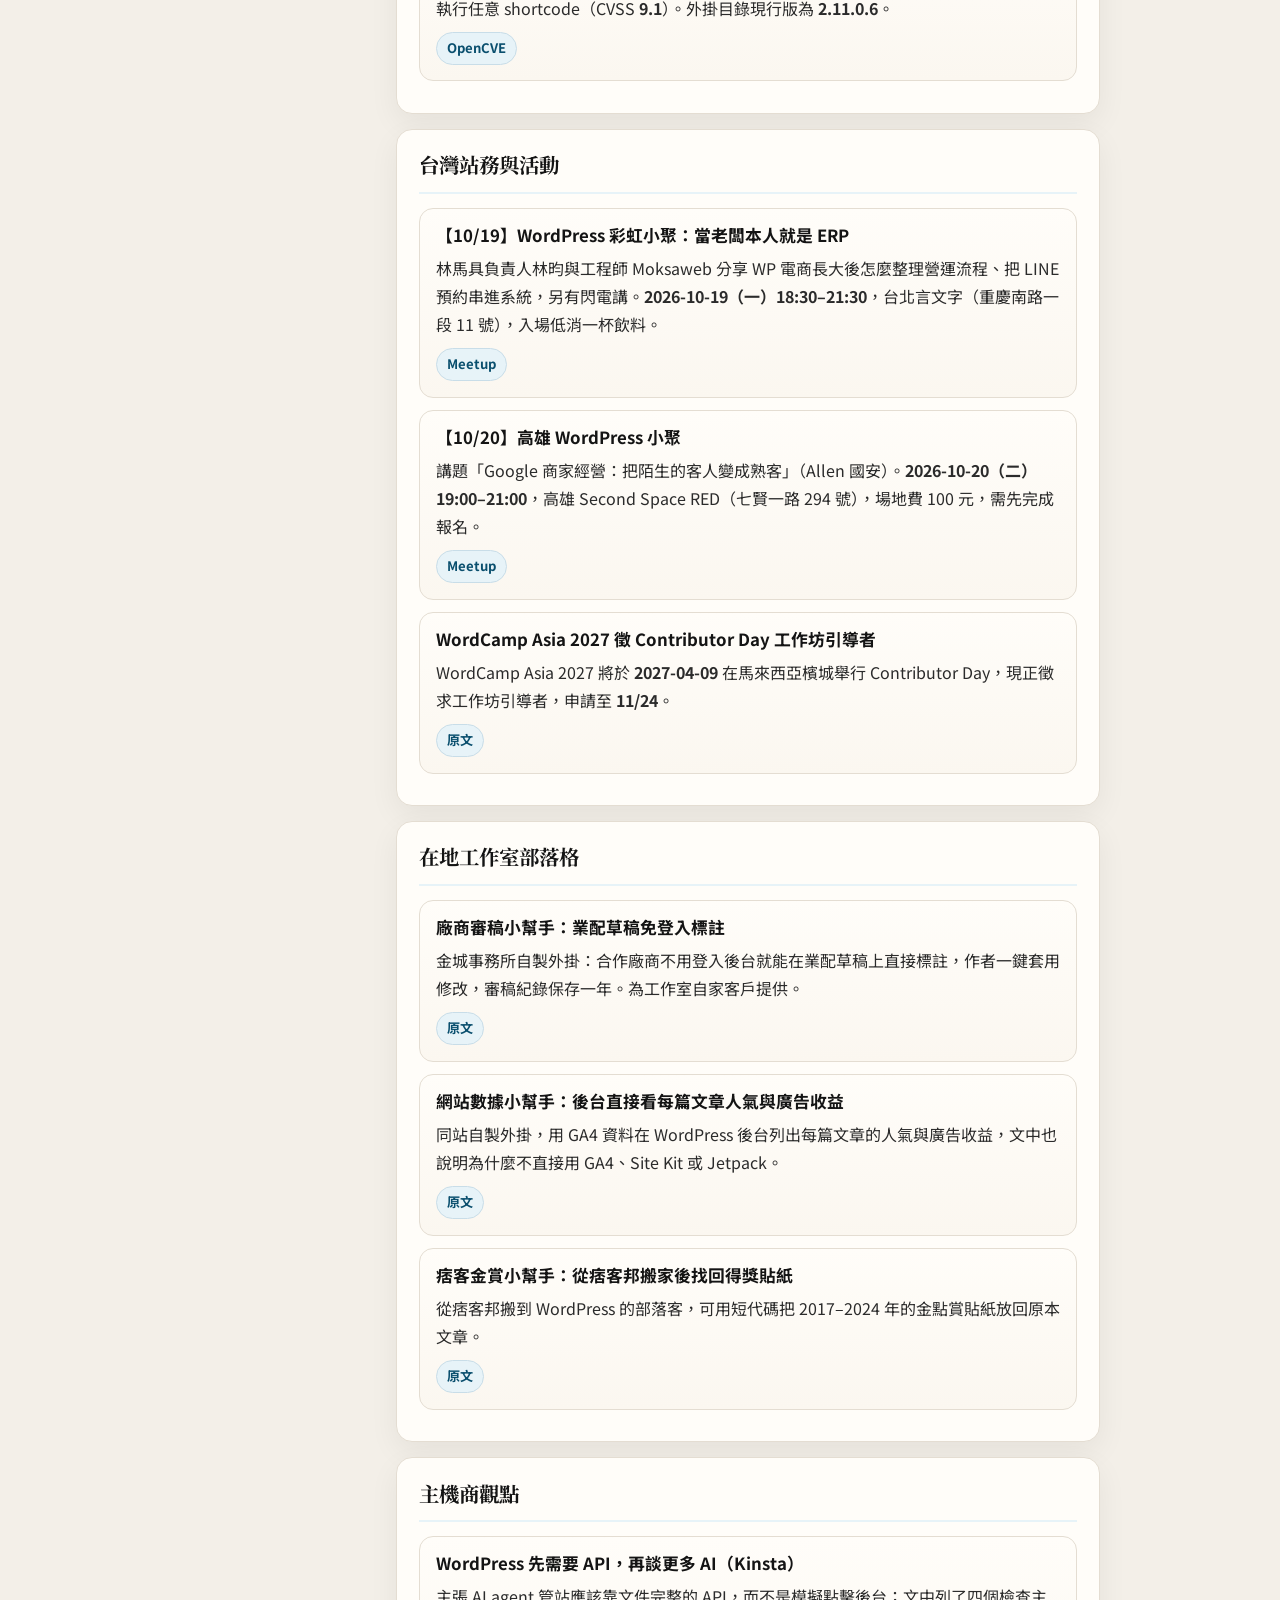
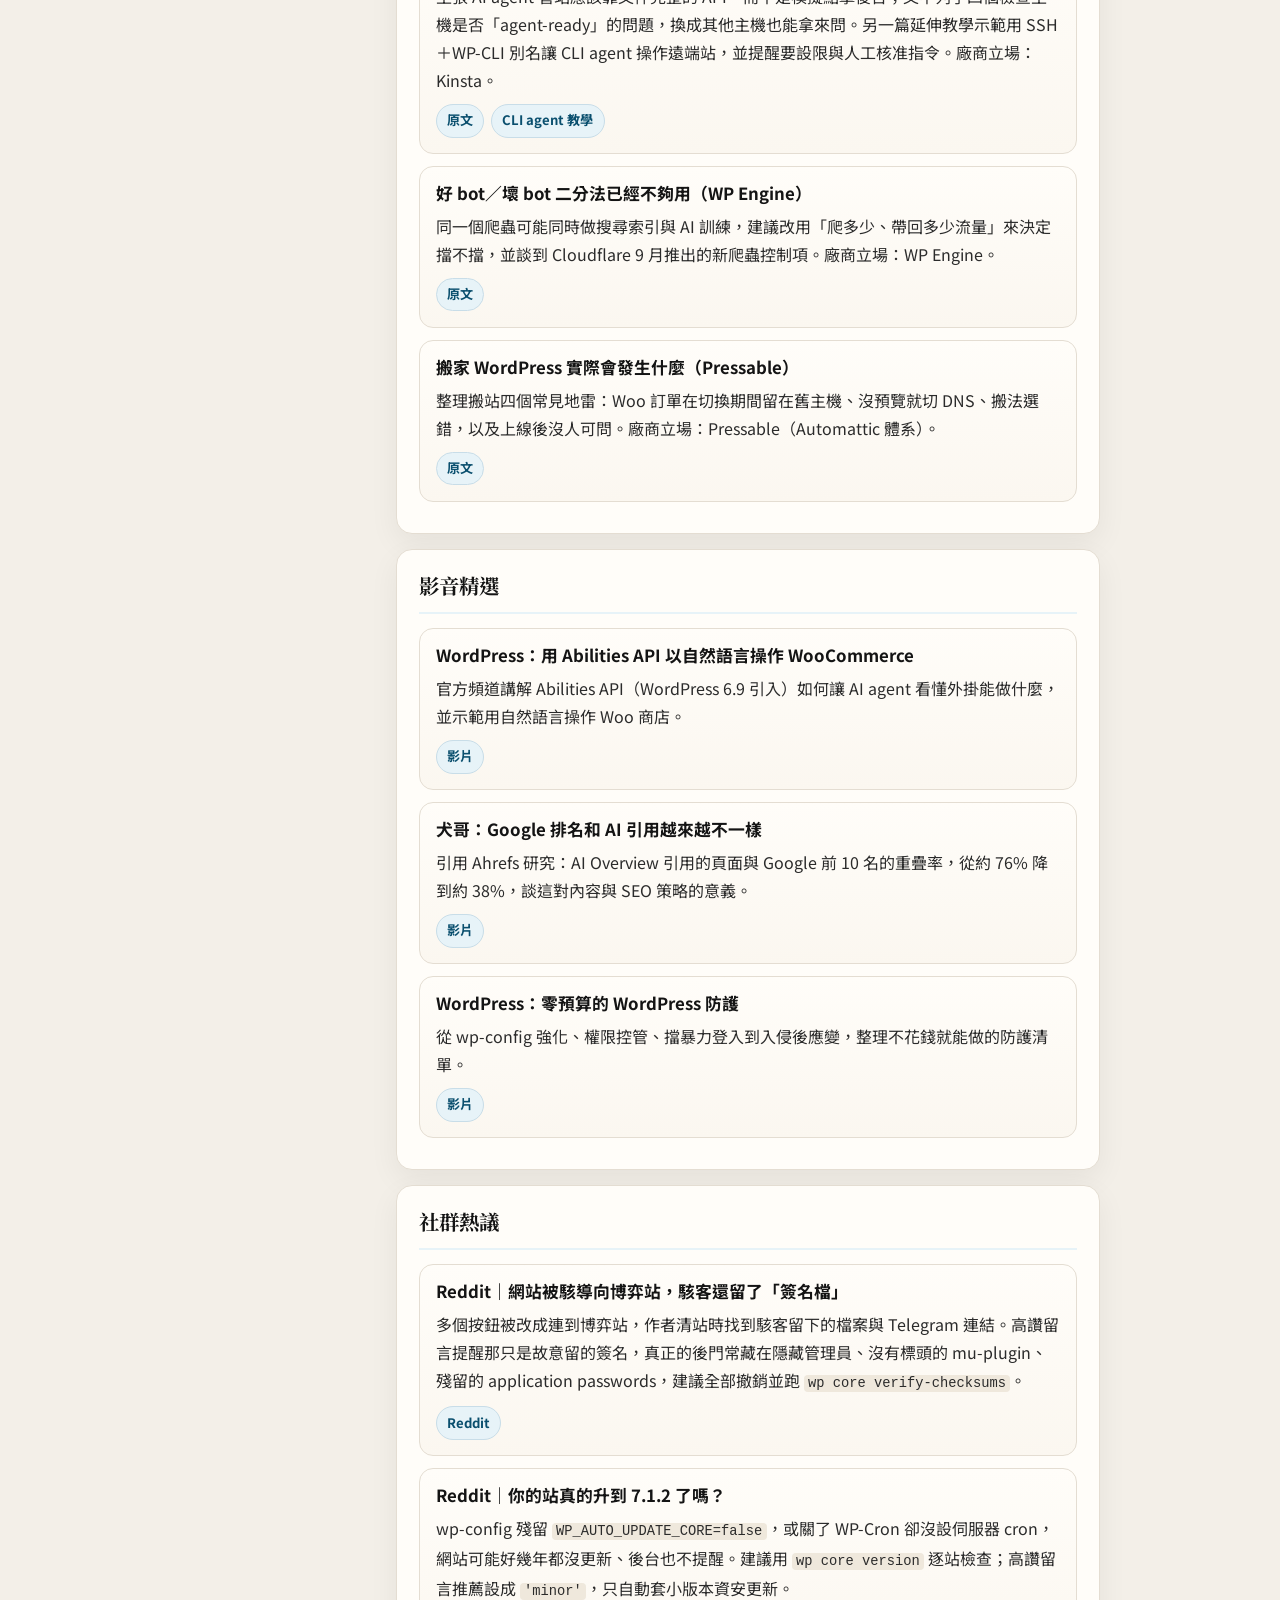
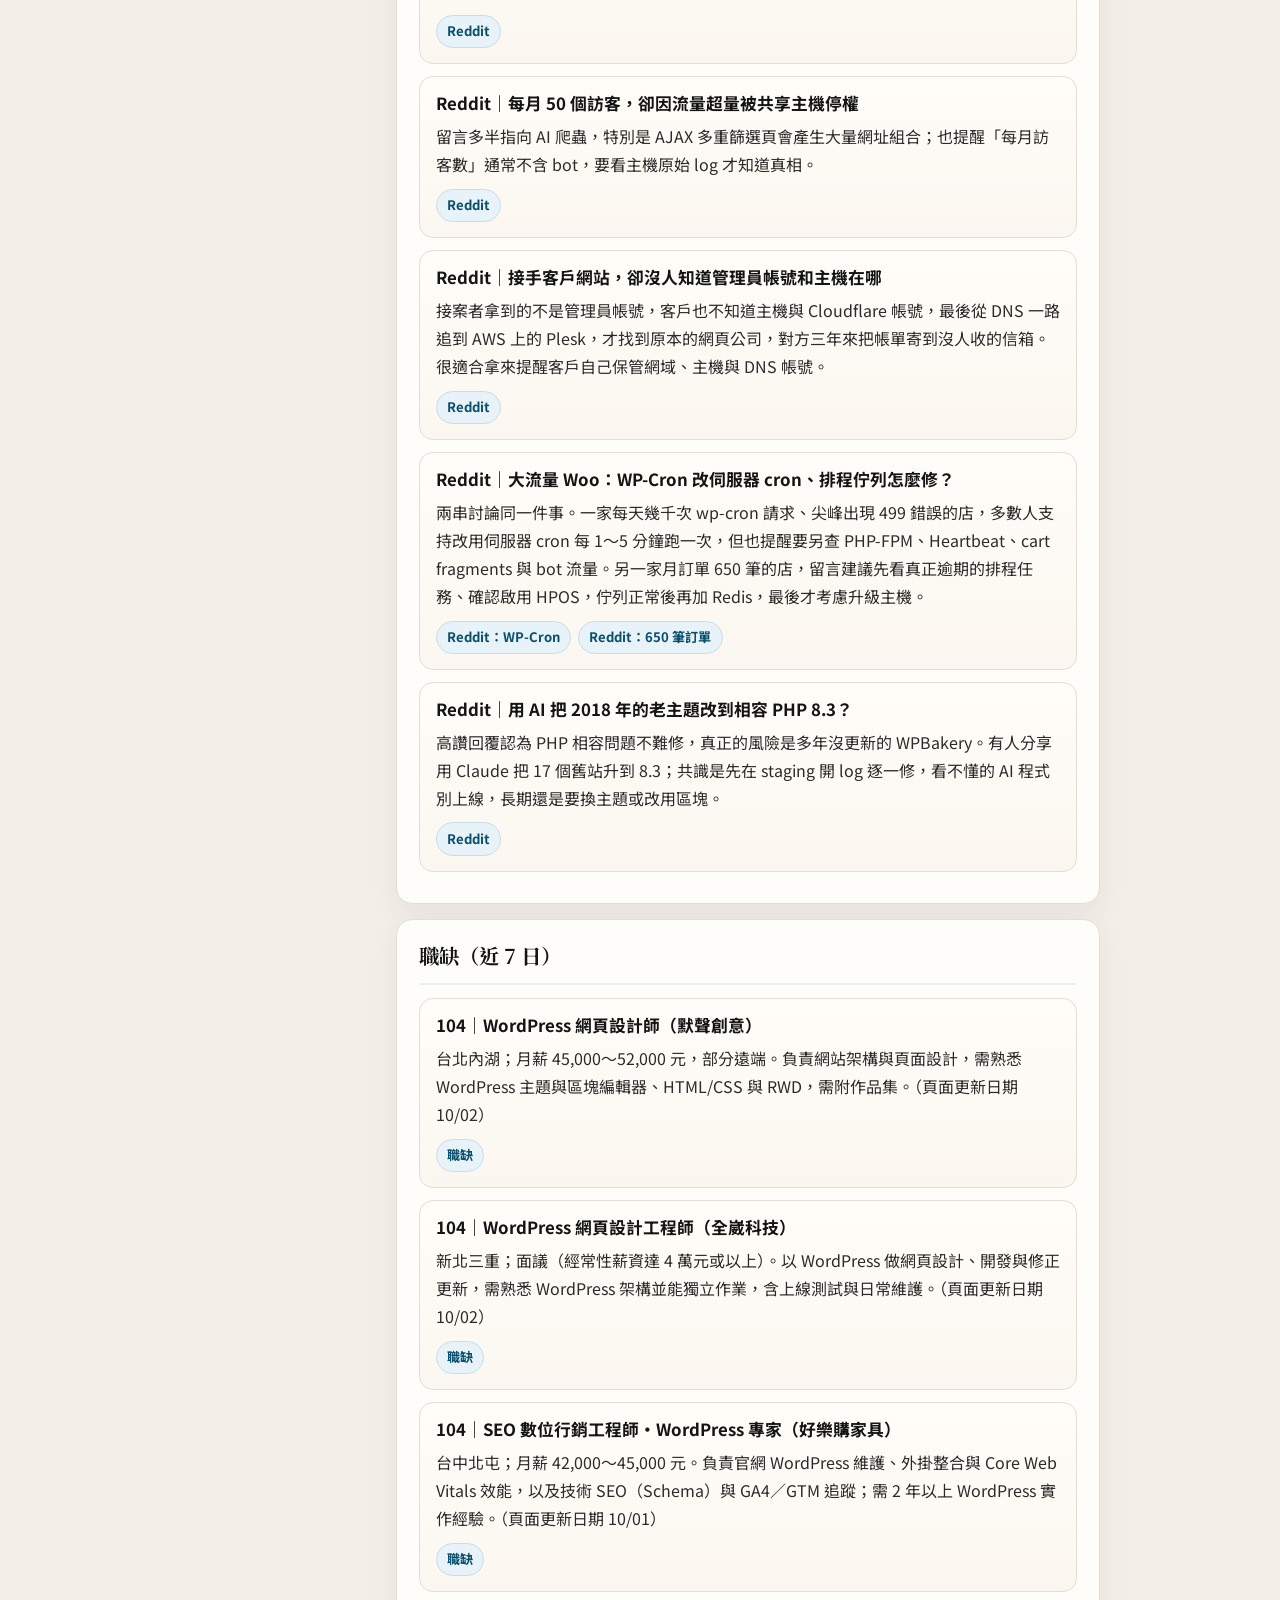
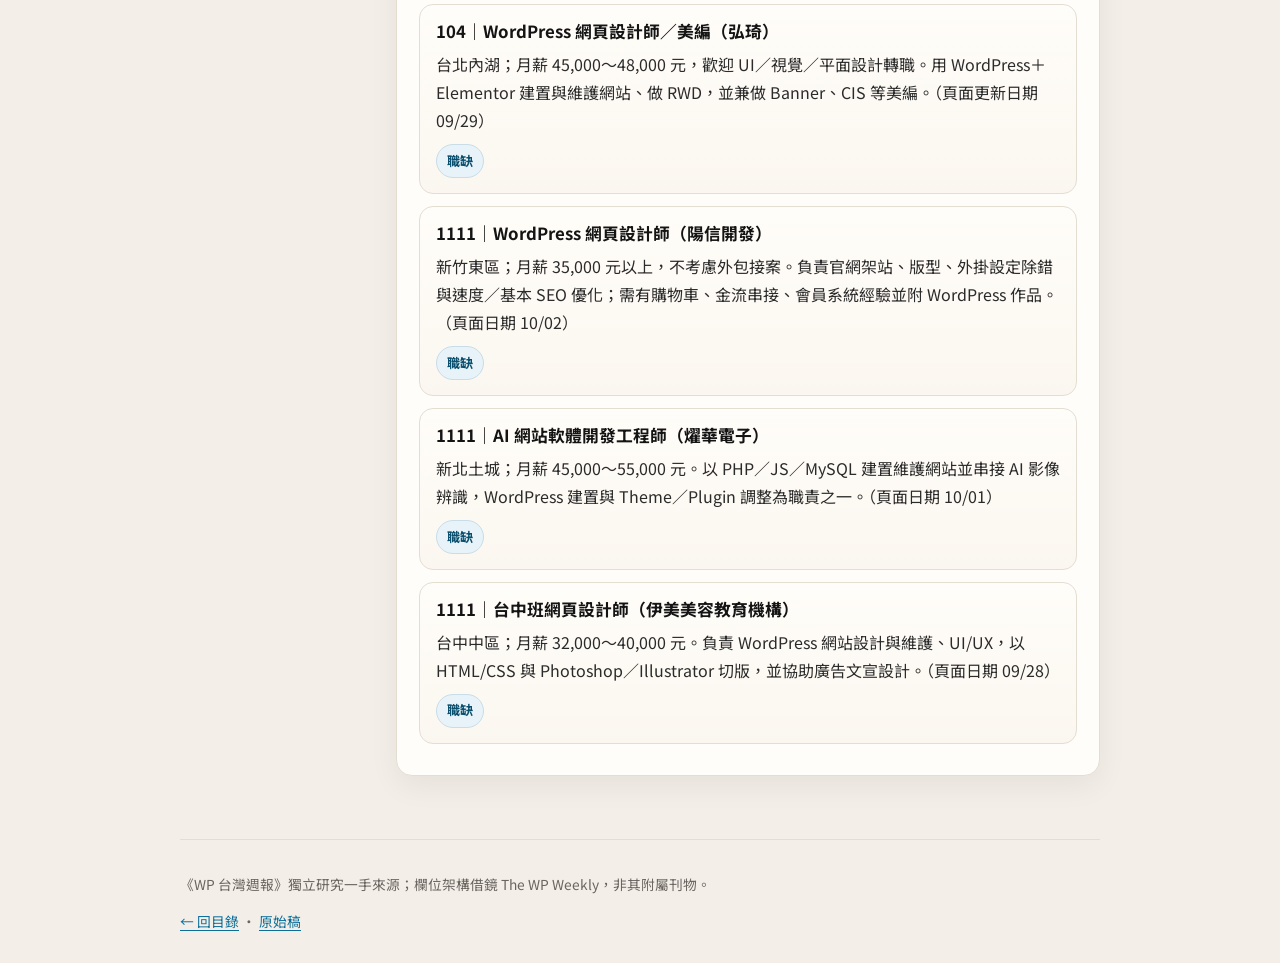
<file: issues/006.html>
<!DOCTYPE html>
<html lang="zh-Hant">
<head>
<meta charset="utf-8">
<meta name="viewport" content="width=device-width, initial-scale=1">
<title>WP 台灣週報 · 第 6 期｜WP 台灣週報</title>
<meta name="description" content="本週重點：**Gutenberg 24.1** 把設計工具擴到幾乎所有核心區塊，**7.2 Beta 1** 訂在 10/20–22；CVE-2026-87902 五天內已有逾三萬個 IP 發動攻擊，還沒升 **7.1.2** 的站請立刻處理。Woo 宣布 **11.6 起要求 PHP 8.1+**，11.2 正式版預計本週釋出；台灣 **RY Tools**、**Woomp** 都有綠界物流相關修正。10 月台北彩虹小聚（10/19）與高雄小聚（10/20）已開放報名。">
<link rel="preconnect" href="https://fonts.googleapis.com">
<link rel="preconnect" href="https://fonts.gstatic.com" crossorigin>
<link href="https://fonts.googleapis.com/css2?family=Noto+Sans+TC:wght@400;500;700;800&family=Noto+Serif+TC:wght@600;700&display=swap" rel="stylesheet">
<link rel="stylesheet" href="../styles.css">
</head>
<body>
<header class="site-header">
  <div class="inner">
    <a class="brand" href="../"><strong>《WP 台灣週報》</strong><span>獨立研究 · WordPress 台灣視角</span></a>
    <div class="nav-links">
      <a href="../">目錄</a>
      <span class="badge">第 6 期 · 2026-10-05</span>
    </div>
  </div>
</header>
<section class="hero">
  <div class="kicker">ISSUE 006</div>
  <h1>WP 台灣週報 · 第 6 期</h1>
  <p class="meta">出刊日 2026-10-05</p>
  <p class="lede">本週重點：<strong>Gutenberg 24.1</strong> 把設計工具擴到幾乎所有核心區塊，<strong>7.2 Beta 1</strong> 訂在 10/20–22；CVE-2026-87902 五天內已有逾三萬個 IP 發動攻擊，還沒升 <strong>7.1.2</strong> 的站請立刻處理。Woo 宣布 <strong>11.6 起要求 PHP 8.1+</strong>，11.2 正式版預計本週釋出；台灣 <strong>RY Tools</strong>、<strong>Woomp</strong> 都有綠界物流相關修正。10 月台北彩虹小聚（10/19）與高雄小聚（10/20）已開放報名。</p>
</section>
<div class="layout">
  <nav class="toc" aria-label="目錄"><h2>本期目錄</h2><ol><li><a href="#本週熱點">本週熱點</a></li><li><a href="#WooCommerce-電商">WooCommerce／電商</a></li><li><a href="#資安">資安</a></li><li><a href="#台灣站務與活動">台灣站務與活動</a></li><li><a href="#在地工作室部落格">在地工作室部落格</a></li><li><a href="#主機商觀點">主機商觀點</a></li><li><a href="#影音精選">影音精選</a></li><li><a href="#社群熱議">社群熱議</a></li><li><a href="#職缺-近-7-日">職缺（近 7 日）</a></li></ol></nav>
  <main class="main"><section class="section" id="本週熱點"><h2>本週熱點</h2><article class="card"><h3>Gutenberg 24.1：設計工具擴到幾乎所有核心區塊</h3><p>9/30 釋出，約 140 個 PR，把背景、陰影、邊框、顏色與字型等設計工具擴到幾乎所有核心區塊（含 Accordion、Tabs、Comments 等），text-shadow 也能直接在 Global Styles 設定。外掛最低需求同步升到 <strong>WordPress 7.0</strong>，還在 6.x 的站裝最新版 Gutenberg 前要先升核心。</p><div class="links"><a href="https://make.wordpress.org/core/2026/09/30/whats-new-in-gutenberg-24-1-30-september/" rel="noopener noreferrer" target="_blank">原文</a></div></article><article class="card"><h3>WordPress 7.2：Beta 1 訂在 10/20–22，正式版 12/8–10</h3><p>7.2 時程頁已列出確切日期：<strong>Beta 1 為 10/20–22</strong>，<strong>正式版為 12/8–10</strong>（延續上期報導的「12 月初、改以 Zoom 直播釋出」）。測試團隊同時公布 7.2 專屬 Test Scrub，固定在每月第 2、4 個週四台北時間 23:00，想提早回報問題的開發者可以排進行事曆。</p><div class="links"><a href="https://make.wordpress.org/core/7-2/" rel="noopener noreferrer" target="_blank">7.2 時程</a><a href="https://make.wordpress.org/test/2026/10/01/test-scrub-schedule-for-wordpress-7-2/" rel="noopener noreferrer" target="_blank">Test Scrub 時程</a></div></article><article class="card"><h3>Presence API 0.14.0：看得到誰在線上，AI agent 也會標出來</h3><p>這個功能外掛會顯示誰在線上、正在編輯哪一篇。現行 0.14.0 把編輯鎖改存在 presence 資料表，在線紀錄預設開啟、可在設定中關閉；透過 REST 或 MCP 編輯內容的 AI agent 會帶「Agent」徽章出現在名單上，多人或人機協作編輯時比較不會互相覆蓋。</p><div class="links"><a href="https://make.wordpress.org/core/2026/10/02/presence-api-whats-new/" rel="noopener noreferrer" target="_blank">原文</a></div></article><article class="card"><h3>WordPress.org 支援信箱改用自架 FreeScout</h3><p>WordPress.org 約 20 個團隊支援信箱將從 HelpScout 搬到自架的 FreeScout，改用 WordPress.org 帳號登入並強制兩步驟驗證；分階段進行，外掛審查團隊的收件匣排在最後、暫定 10/19 搬遷（官方表示時程可能調整）。近期有外掛送審或申訴往來的開發者，留意回信來源可能改變。</p><div class="links"><a href="https://make.wordpress.org/meta/2026/10/02/heads-up-helpscout-to-freescout-migration/" rel="noopener noreferrer" target="_blank">原文</a></div></article></section><section class="section" id="WooCommerce-電商"><h2>WooCommerce／電商</h2><article class="card"><h3>Woo 11.6 起要求 PHP 8.1+（2027 年 2 月）</h3><p>官方定案：<strong>WooCommerce 11.6</strong>（預計 2027 年 2 月）起最低需求為 <strong>PHP 8.1</strong>，比提案時的 11.5 晚一版。<strong>11.3</strong> 起後台會開始提醒，<strong>11.5</strong> 是最後支援 PHP 7.4／8.0 的版本。台灣仍有不少共享主機預設舊版 PHP，現在就該排升級與相容性測試。</p><div class="links"><a href="https://developer.woocommerce.com/2026/09/29/php-8-1-requirement/" rel="noopener noreferrer" target="_blank">原文</a></div></article><article class="card"><h3>Dual API 移出核心，改為獨立外掛</h3><p>實驗性的 Dual API 自 <strong>11.2</strong> 起從核心移除、改成獨立外掛，內建的商品／優惠券測試用 API 也一併拿掉。只影響曾經啟用這項實驗功能的開發者；11.2 正式版預計本週（10/6 起）釋出，有用到的請先裝外掛版再升級。</p><div class="links"><a href="https://developer.woocommerce.com/2026/09/28/experimental-dual-api-plugin/" rel="noopener noreferrer" target="_blank">原文</a></div></article><article class="card"><h3>RY Tools 2026.9.29：綠界物流單可沿用訂單編號</h3><p>相對上期的 2026.9.26，本週再出兩版：<strong>2026.9.28</strong> 再強化金流付款通知的驗證，<strong>2026.9.29</strong> 讓綠界物流的第一張物流單可以使用與訂單相同的編號，方便對帳。</p><div class="links"><a href="https://tw.wordpress.org/plugins/ry-woocommerce-tools/" rel="noopener noreferrer" target="_blank">原文</a></div></article><article class="card"><h3>Woomp v3.5.22：修綠界超取沒選門市也能下單</h3><p><strong>v3.5.22</strong>（10/1）修正綠界超商取貨「沒選門市也能結帳」，以及離島門市被誤擋的問題。前一版 <strong>v3.5.21</strong>（9/21）則修了 PayUni V2 信用卡「已扣款卻掉單」。用 Woomp 搭綠界或 PayUni 的店家建議升級。</p><div class="links"><a href="https://github.com/zenbuapps/woomp/releases/tag/v3.5.22" rel="noopener noreferrer" target="_blank">原文</a></div></article><article class="card"><h3>Photo Reviews for WooCommerce ≤1.2.30：刪評論可能連帶刪商品（CVE-2026-101923）</h3><p>攻擊者先埋一則特製評論，店家刪除那則評論時，就可能連帶永久刪除商品或頁面（CVSS <strong>8.1</strong>）。請升級到 <strong>1.2.31</strong>。</p><div class="links"><a href="https://app.opencve.io/cve/CVE-2026-101923" rel="noopener noreferrer" target="_blank">OpenCVE</a></div></article></section><section class="section" id="資安"><h2>資安</h2><article class="card"><h3>【更新】CVE-2026-87902 已被大規模利用</h3><p>上期報導的核心頁面模板漏洞，CrowdSec 觀測到修補後 5 天內有 <strong>30,813 個 IP</strong> 發動攻擊，單日訊號最高 <strong>124,154 筆</strong>（9/27）；即時追蹤頁顯示近 30 天累計約 <strong>14.4 萬個 IP</strong>，本週量能略降但仍持續。請確認所有站都已在 <strong>7.1.2</strong>（或各分支對應資安版）。</p><div class="links"><a href="https://www.crowdsec.net/vulntracking-report/cve-2026-87902-wordpress-vulnerability" rel="noopener noreferrer" target="_blank">CrowdSec 報告</a><a href="https://tracker.crowdsec.net/cves/CVE-2026-87902" rel="noopener noreferrer" target="_blank">即時追蹤</a></div></article><article class="card"><h3>Super Forms ≤6.3.316：註冊表單可直接拿管理員（CVE-2026-15989）</h3><p>未登入者在註冊表單加上 <code>role=administrator</code> 就能取得管理員權限（CVSS <strong>9.8</strong>）。同版另有可讀取伺服器任意檔案的路徑遍歷 <strong>CVE-2026-15896</strong>（9.1）。目前最新為 <strong>6.3.320 LTS</strong>，有用的站請立刻升級並檢查管理員名單。</p><div class="links"><a href="https://app.opencve.io/cve/CVE-2026-15989" rel="noopener noreferrer" target="_blank">OpenCVE</a></div></article><article class="card"><h3>WordPress File Upload ≤5.1.10：未授權 SQL Injection（CVE-2026-62071）</h3><p>不需登入即可觸發 SQL Injection（CVSS <strong>9.3</strong>），修補版 <strong>5.2.0</strong>。</p><div class="links"><a href="https://patchstack.com/database/wordpress/plugin/wp-file-upload/vulnerability/wordpress-wordpress-file-upload-plugin-5-1-10-sql-injection-vulnerability" rel="noopener noreferrer" target="_blank">Patchstack</a></div></article><article class="card"><h3>Beaver Builder ≤2.11.0.5：條件式任意 shortcode 執行（CVE-2026-92084）</h3><p>在頁面使用 Sidebar 模組、且其中小工具會顯示攻擊者可控文字的情況下，未授權者可執行任意 shortcode（CVSS <strong>9.1</strong>）。外掛目錄現行版為 <strong>2.11.0.6</strong>。</p><div class="links"><a href="https://app.opencve.io/cve/CVE-2026-92084" rel="noopener noreferrer" target="_blank">OpenCVE</a></div></article></section><section class="section" id="台灣站務與活動"><h2>台灣站務與活動</h2><article class="card"><h3>【10/19】WordPress 彩虹小聚：當老闆本人就是 ERP</h3><p>林馬具負責人林昀與工程師 Moksaweb 分享 WP 電商長大後怎麼整理營運流程、把 LINE 預約串進系統，另有閃電講。<strong>2026-10-19（一）18:30–21:30</strong>，台北言文字（重慶南路一段 11 號），入場低消一杯飲料。</p><div class="links"><a href="https://www.meetup.com/taipei-wordpress/events/316808850/" rel="noopener noreferrer" target="_blank">Meetup</a></div></article><article class="card"><h3>【10/20】高雄 WordPress 小聚</h3><p>講題「Google 商家經營：把陌生的客人變成熟客」（Allen 國安）。<strong>2026-10-20（二）19:00–21:00</strong>，高雄 Second Space RED（七賢一路 294 號），場地費 100 元，需先完成報名。</p><div class="links"><a href="https://www.meetup.com/kaohsiung-wordpress-meetup/events/316748093/" rel="noopener noreferrer" target="_blank">Meetup</a></div></article><article class="card"><h3>WordCamp Asia 2027 徵 Contributor Day 工作坊引導者</h3><p>WordCamp Asia 2027 將於 <strong>2027-04-09</strong> 在馬來西亞檳城舉行 Contributor Day，現正徵求工作坊引導者，申請至 <strong>11/24</strong>。</p><div class="links"><a href="https://asia.wordcamp.org/2027/call-for-contributor-day-workshop-facilitators/" rel="noopener noreferrer" target="_blank">原文</a></div></article></section><section class="section" id="在地工作室部落格"><h2>在地工作室部落格</h2><article class="card"><h3>廠商審稿小幫手：業配草稿免登入標註</h3><p>金城事務所自製外掛：合作廠商不用登入後台就能在業配草稿上直接標註，作者一鍵套用修改，審稿紀錄保存一年。為工作室自家客戶提供。</p><div class="links"><a href="https://iseeu.tw/mr-review/" rel="noopener noreferrer" target="_blank">原文</a></div></article><article class="card"><h3>網站數據小幫手：後台直接看每篇文章人氣與廣告收益</h3><p>同站自製外掛，用 GA4 資料在 WordPress 後台列出每篇文章的人氣與廣告收益，文中也說明為什麼不直接用 GA4、Site Kit 或 Jetpack。</p><div class="links"><a href="https://iseeu.tw/mr-analytics/" rel="noopener noreferrer" target="_blank">原文</a></div></article><article class="card"><h3>痞客金賞小幫手：從痞客邦搬家後找回得獎貼紙</h3><p>從痞客邦搬到 WordPress 的部落客，可用短代碼把 2017–2024 年的金點賞貼紙放回原本文章。</p><div class="links"><a href="https://iseeu.tw/mr-pixstar/" rel="noopener noreferrer" target="_blank">原文</a></div></article></section><section class="section" id="主機商觀點"><h2>主機商觀點</h2><article class="card"><h3>WordPress 先需要 API，再談更多 AI（Kinsta）</h3><p>主張 AI agent 管站應該靠文件完整的 API，而不是模擬點擊後台；文中列了四個檢查主機是否「agent-ready」的問題，換成其他主機也能拿來問。另一篇延伸教學示範用 SSH＋WP-CLI 別名讓 CLI agent 操作遠端站，並提醒要設限與人工核准指令。廠商立場：Kinsta。</p><div class="links"><a href="https://kinsta.com/blog/wordpress-needs-apis/" rel="noopener noreferrer" target="_blank">原文</a><a href="https://kinsta.com/blog/cli-agents-wordpress/" rel="noopener noreferrer" target="_blank">CLI agent 教學</a></div></article><article class="card"><h3>好 bot／壞 bot 二分法已經不夠用（WP Engine）</h3><p>同一個爬蟲可能同時做搜尋索引與 AI 訓練，建議改用「爬多少、帶回多少流量」來決定擋不擋，並談到 Cloudflare 9 月推出的新爬蟲控制項。廠商立場：WP Engine。</p><div class="links"><a href="https://wpengine.com/blog/reframing-bot-binary/" rel="noopener noreferrer" target="_blank">原文</a></div></article><article class="card"><h3>搬家 WordPress 實際會發生什麼（Pressable）</h3><p>整理搬站四個常見地雷：Woo 訂單在切換期間留在舊主機、沒預覽就切 DNS、搬法選錯，以及上線後沒人可問。廠商立場：Pressable（Automattic 體系）。</p><div class="links"><a href="https://pressable.com/blog/what-actually-happens-when-you-migrate-a-wordpress-site/" rel="noopener noreferrer" target="_blank">原文</a></div></article></section><section class="section" id="影音精選"><h2>影音精選</h2><article class="card"><h3>WordPress：用 Abilities API 以自然語言操作 WooCommerce</h3><p>官方頻道講解 Abilities API（WordPress 6.9 引入）如何讓 AI agent 看懂外掛能做什麼，並示範用自然語言操作 Woo 商店。</p><div class="links"><a href="https://www.youtube.com/watch?v=DKqmowLO-Fs" rel="noopener noreferrer" target="_blank">影片</a></div></article><article class="card"><h3>犬哥：Google 排名和 AI 引用越來越不一樣</h3><p>引用 Ahrefs 研究：AI Overview 引用的頁面與 Google 前 10 名的重疊率，從約 76% 降到約 38%，談這對內容與 SEO 策略的意義。</p><div class="links"><a href="https://www.youtube.com/watch?v=X9IL5t60mkA" rel="noopener noreferrer" target="_blank">影片</a></div></article><article class="card"><h3>WordPress：零預算的 WordPress 防護</h3><p>從 wp-config 強化、權限控管、擋暴力登入到入侵後應變，整理不花錢就能做的防護清單。</p><div class="links"><a href="https://www.youtube.com/watch?v=87D3RZNsy_8" rel="noopener noreferrer" target="_blank">影片</a></div></article></section><section class="section" id="社群熱議"><h2>社群熱議</h2><article class="card"><h3>Reddit｜網站被駭導向博弈站，駭客還留了「簽名檔」</h3><p>多個按鈕被改成連到博弈站，作者清站時找到駭客留下的檔案與 Telegram 連結。高讚留言提醒那只是故意留的簽名，真正的後門常藏在隱藏管理員、沒有標頭的 mu-plugin、殘留的 application passwords，建議全部撤銷並跑 <code>wp core verify-checksums</code>。</p><div class="links"><a href="https://www.reddit.com/r/Wordpress/comments/1wwa4lv/our_site_got_hacked_but_i_found_the_hackers/" rel="noopener noreferrer" target="_blank">Reddit</a></div></article><article class="card"><h3>Reddit｜你的站真的升到 7.1.2 了嗎？</h3><p>wp-config 殘留 <code>WP_AUTO_UPDATE_CORE=false</code>，或關了 WP-Cron 卻沒設伺服器 cron，網站可能好幾年都沒更新、後台也不提醒。建議用 <code>wp core version</code> 逐站檢查；高讚留言推薦設成 <code>&#x27;minor&#x27;</code>，只自動套小版本資安更新。</p><div class="links"><a href="https://www.reddit.com/r/Wordpress/comments/1wu0oxr/did_your_sites_actually_update_to_712_or_do_you/" rel="noopener noreferrer" target="_blank">Reddit</a></div></article><article class="card"><h3>Reddit｜每月 50 個訪客，卻因流量超量被共享主機停權</h3><p>留言多半指向 AI 爬蟲，特別是 AJAX 多重篩選頁會產生大量網址組合；也提醒「每月訪客數」通常不含 bot，要看主機原始 log 才知道真相。</p><div class="links"><a href="https://www.reddit.com/r/Wordpress/comments/1wu2ucg/shared_host_suspended_our_site_for_excessive/" rel="noopener noreferrer" target="_blank">Reddit</a></div></article><article class="card"><h3>Reddit｜接手客戶網站，卻沒人知道管理員帳號和主機在哪</h3><p>接案者拿到的不是管理員帳號，客戶也不知道主機與 Cloudflare 帳號，最後從 DNS 一路追到 AWS 上的 Plesk，才找到原本的網頁公司，對方三年來把帳單寄到沒人收的信箱。很適合拿來提醒客戶自己保管網域、主機與 DNS 帳號。</p><div class="links"><a href="https://www.reddit.com/r/Wordpress/comments/1wv7amz/client_lost_access_to_the_admin_account_for/" rel="noopener noreferrer" target="_blank">Reddit</a></div></article><article class="card"><h3>Reddit｜大流量 Woo：WP-Cron 改伺服器 cron、排程佇列怎麼修？</h3><p>兩串討論同一件事。一家每天幾千次 wp-cron 請求、尖峰出現 499 錯誤的店，多數人支持改用伺服器 cron 每 1～5 分鐘跑一次，但也提醒要另查 PHP-FPM、Heartbeat、cart fragments 與 bot 流量。另一家月訂單 650 筆的店，留言建議先看真正逾期的排程任務、確認啟用 HPOS，佇列正常後再加 Redis，最後才考慮升級主機。</p><div class="links"><a href="https://www.reddit.com/r/woocommerce/comments/1wwn3bu/hightraffic_woocommerce_disable_wpcron_and_switch/" rel="noopener noreferrer" target="_blank">Reddit：WP-Cron</a><a href="https://www.reddit.com/r/woocommerce/comments/1wxgjvn/help_650_ordersmo_shop_host_says_upgrade_dev_says/" rel="noopener noreferrer" target="_blank">Reddit：650 筆訂單</a></div></article><article class="card"><h3>Reddit｜用 AI 把 2018 年的老主題改到相容 PHP 8.3？</h3><p>高讚回覆認為 PHP 相容問題不難修，真正的風險是多年沒更新的 WPBakery。有人分享用 Claude 把 17 個舊站升到 8.3；共識是先在 staging 開 log 逐一修，看不懂的 AI 程式別上線，長期還是要換主題或改用區塊。</p><div class="links"><a href="https://www.reddit.com/r/Wordpress/comments/1wx01xx/can_an_llm_refactor_a_wp_theme_for_php_8x/" rel="noopener noreferrer" target="_blank">Reddit</a></div></article></section><section class="section" id="職缺-近-7-日"><h2>職缺（近 7 日）</h2><article class="card"><h3>104｜WordPress 網頁設計師（默聲創意）</h3><p>台北內湖；月薪 45,000～52,000 元，部分遠端。負責網站架構與頁面設計，需熟悉 WordPress 主題與區塊編輯器、HTML/CSS 與 RWD，需附作品集。（頁面更新日期 10/02）</p><div class="links"><a href="https://www.104.com.tw/job/8l2oe" rel="noopener noreferrer" target="_blank">職缺</a></div></article><article class="card"><h3>104｜WordPress 網頁設計工程師（全崴科技）</h3><p>新北三重；面議（經常性薪資達 4 萬元或以上）。以 WordPress 做網頁設計、開發與修正更新，需熟悉 WordPress 架構並能獨立作業，含上線測試與日常維護。（頁面更新日期 10/02）</p><div class="links"><a href="https://www.104.com.tw/job/8x6ue" rel="noopener noreferrer" target="_blank">職缺</a></div></article><article class="card"><h3>104｜SEO 數位行銷工程師・WordPress 專家（好樂購家具）</h3><p>台中北屯；月薪 42,000～45,000 元。負責官網 WordPress 維護、外掛整合與 Core Web Vitals 效能，以及技術 SEO（Schema）與 GA4／GTM 追蹤；需 2 年以上 WordPress 實作經驗。（頁面更新日期 10/01）</p><div class="links"><a href="https://www.104.com.tw/job/8zn18" rel="noopener noreferrer" target="_blank">職缺</a></div></article><article class="card"><h3>104｜WordPress 網頁設計師／美編（弘琦）</h3><p>台北內湖；月薪 45,000～48,000 元，歡迎 UI／視覺／平面設計轉職。用 WordPress＋Elementor 建置與維護網站、做 RWD，並兼做 Banner、CIS 等美編。（頁面更新日期 09/29）</p><div class="links"><a href="https://www.104.com.tw/job/9574l" rel="noopener noreferrer" target="_blank">職缺</a></div></article><article class="card"><h3>1111｜WordPress 網頁設計師（陽信開發）</h3><p>新竹東區；月薪 35,000 元以上，不考慮外包接案。負責官網架站、版型、外掛設定除錯與速度／基本 SEO 優化；需有購物車、金流串接、會員系統經驗並附 WordPress 作品。（頁面日期 10/02）</p><div class="links"><a href="https://www.1111.com.tw/job/132835238" rel="noopener noreferrer" target="_blank">職缺</a></div></article><article class="card"><h3>1111｜AI 網站軟體開發工程師（燿華電子）</h3><p>新北土城；月薪 45,000～55,000 元。以 PHP／JS／MySQL 建置維護網站並串接 AI 影像辨識，WordPress 建置與 Theme／Plugin 調整為職責之一。（頁面日期 10/01）</p><div class="links"><a href="https://www.1111.com.tw/job/132810815" rel="noopener noreferrer" target="_blank">職缺</a></div></article><article class="card"><h3>1111｜台中班網頁設計師（伊美美容教育機構）</h3><p>台中中區；月薪 32,000～40,000 元。負責 WordPress 網站設計與維護、UI/UX，以 HTML/CSS 與 Photoshop／Illustrator 切版，並協助廣告文宣設計。（頁面日期 09/28）</p><div class="links"><a href="https://www.1111.com.tw/job/130449558" rel="noopener noreferrer" target="_blank">職缺</a></div></article></section></main>
</div>
<footer class="site-footer">
  <p>《WP 台灣週報》獨立研究一手來源；欄位架構借鏡 The WP Weekly，非其附屬刊物。</p>
  <p><a href="../">← 回目錄</a> · <a href="https://github.com/oberonlai/wp-taiwan-weekly/blob/main/content/issue-006.md">原始稿</a></p>
</footer>
</body>
</html>
</file>
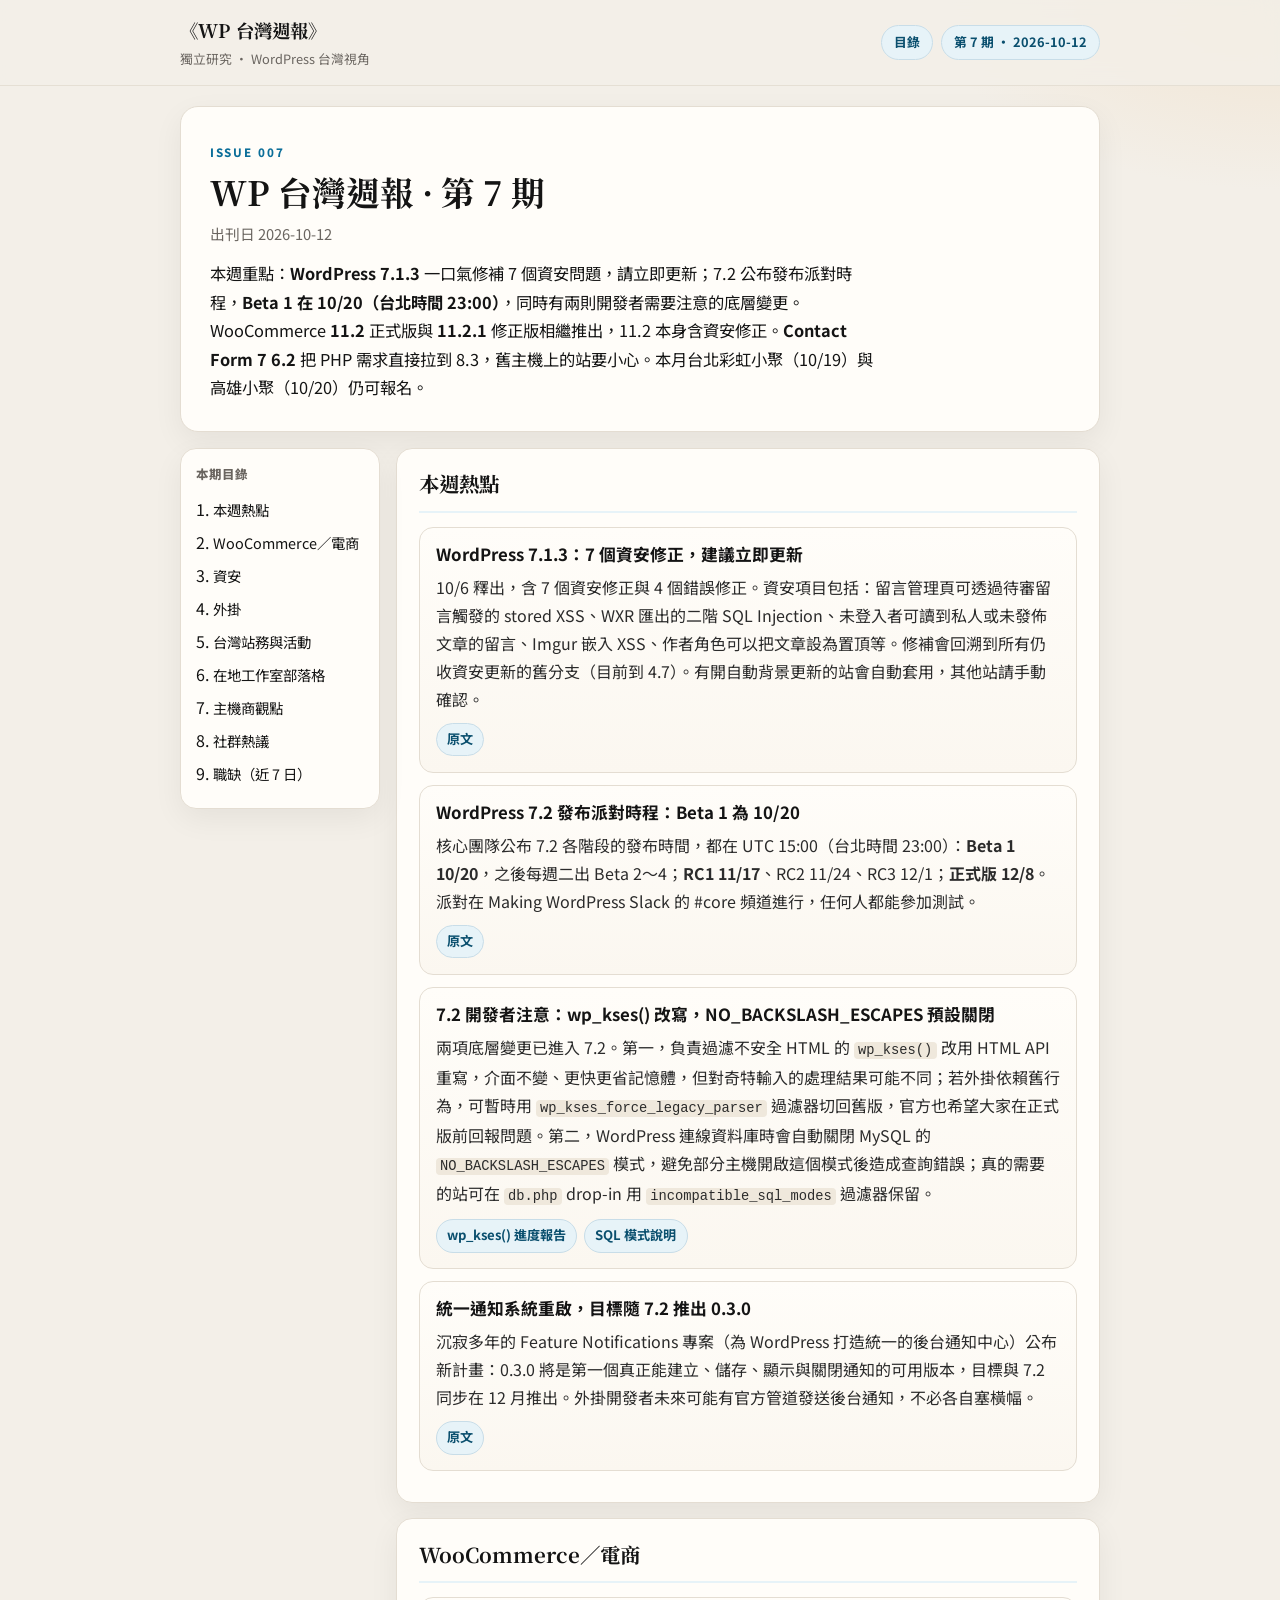
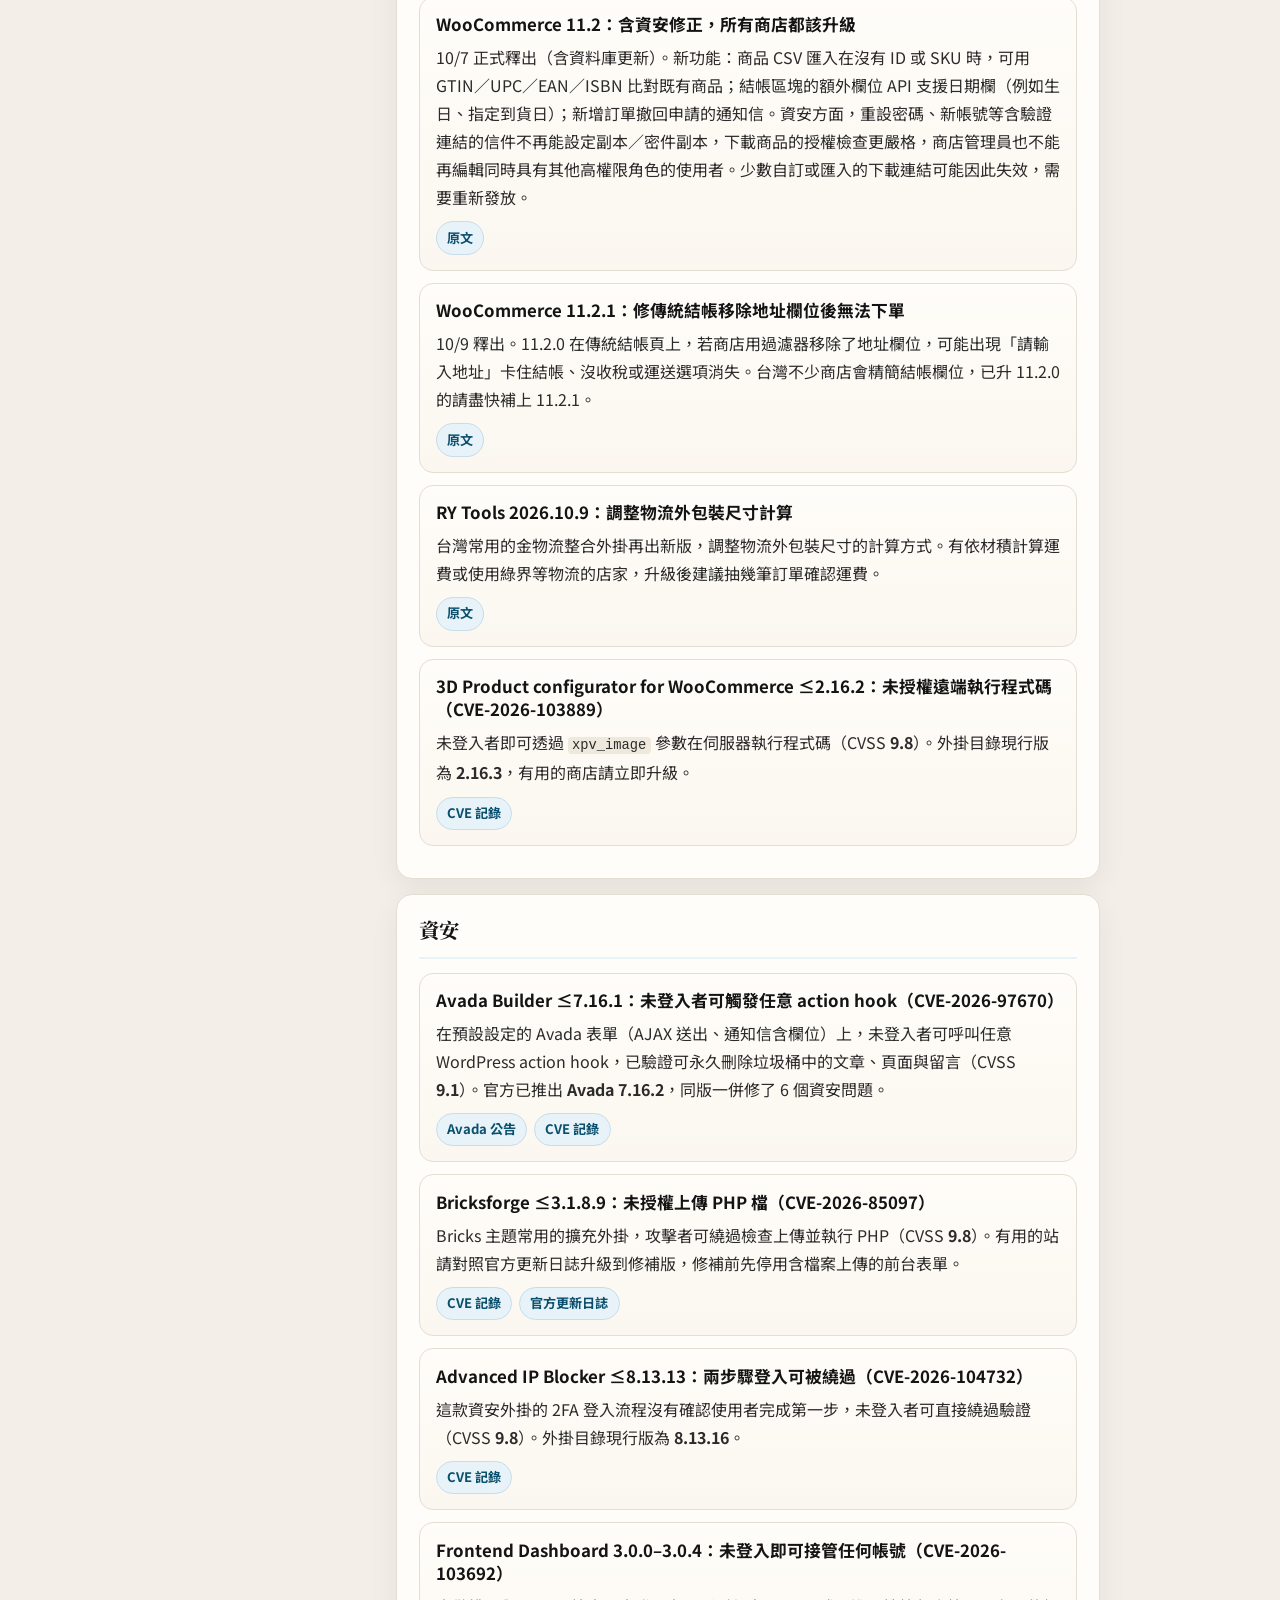
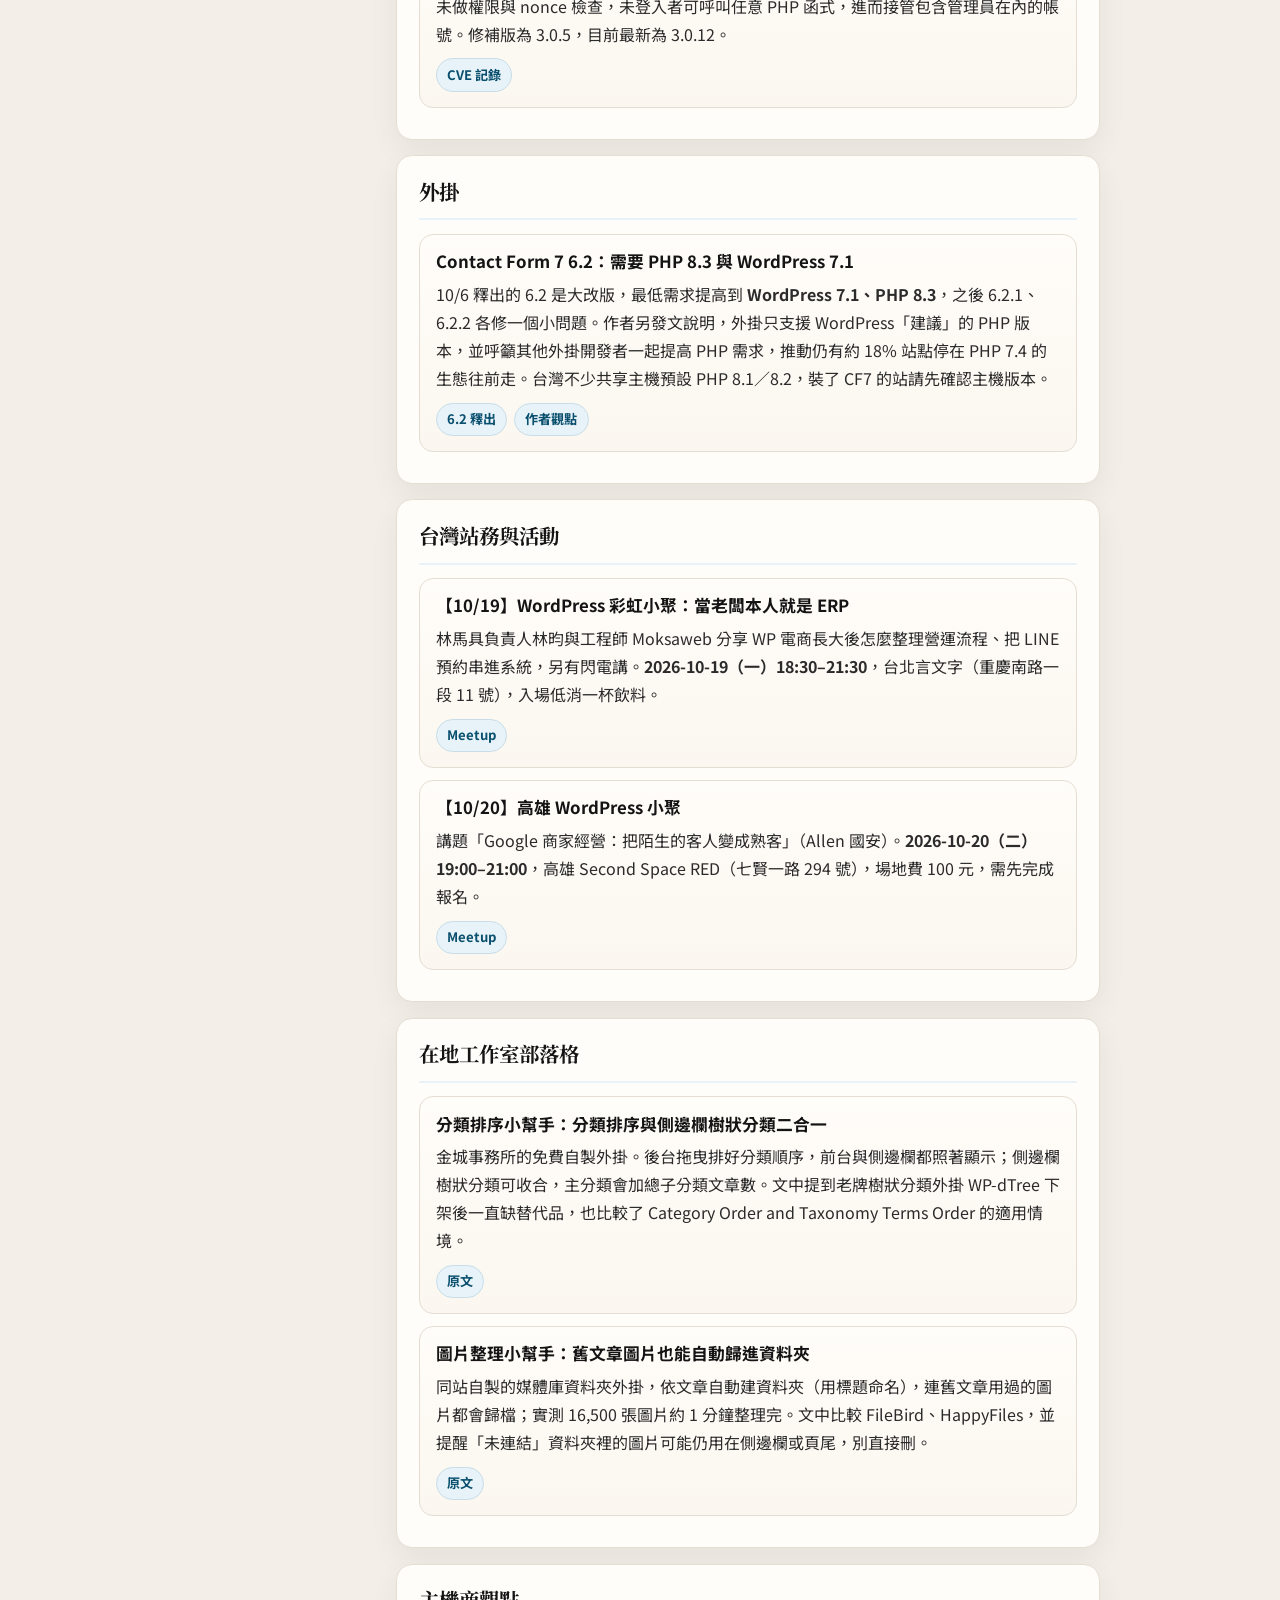
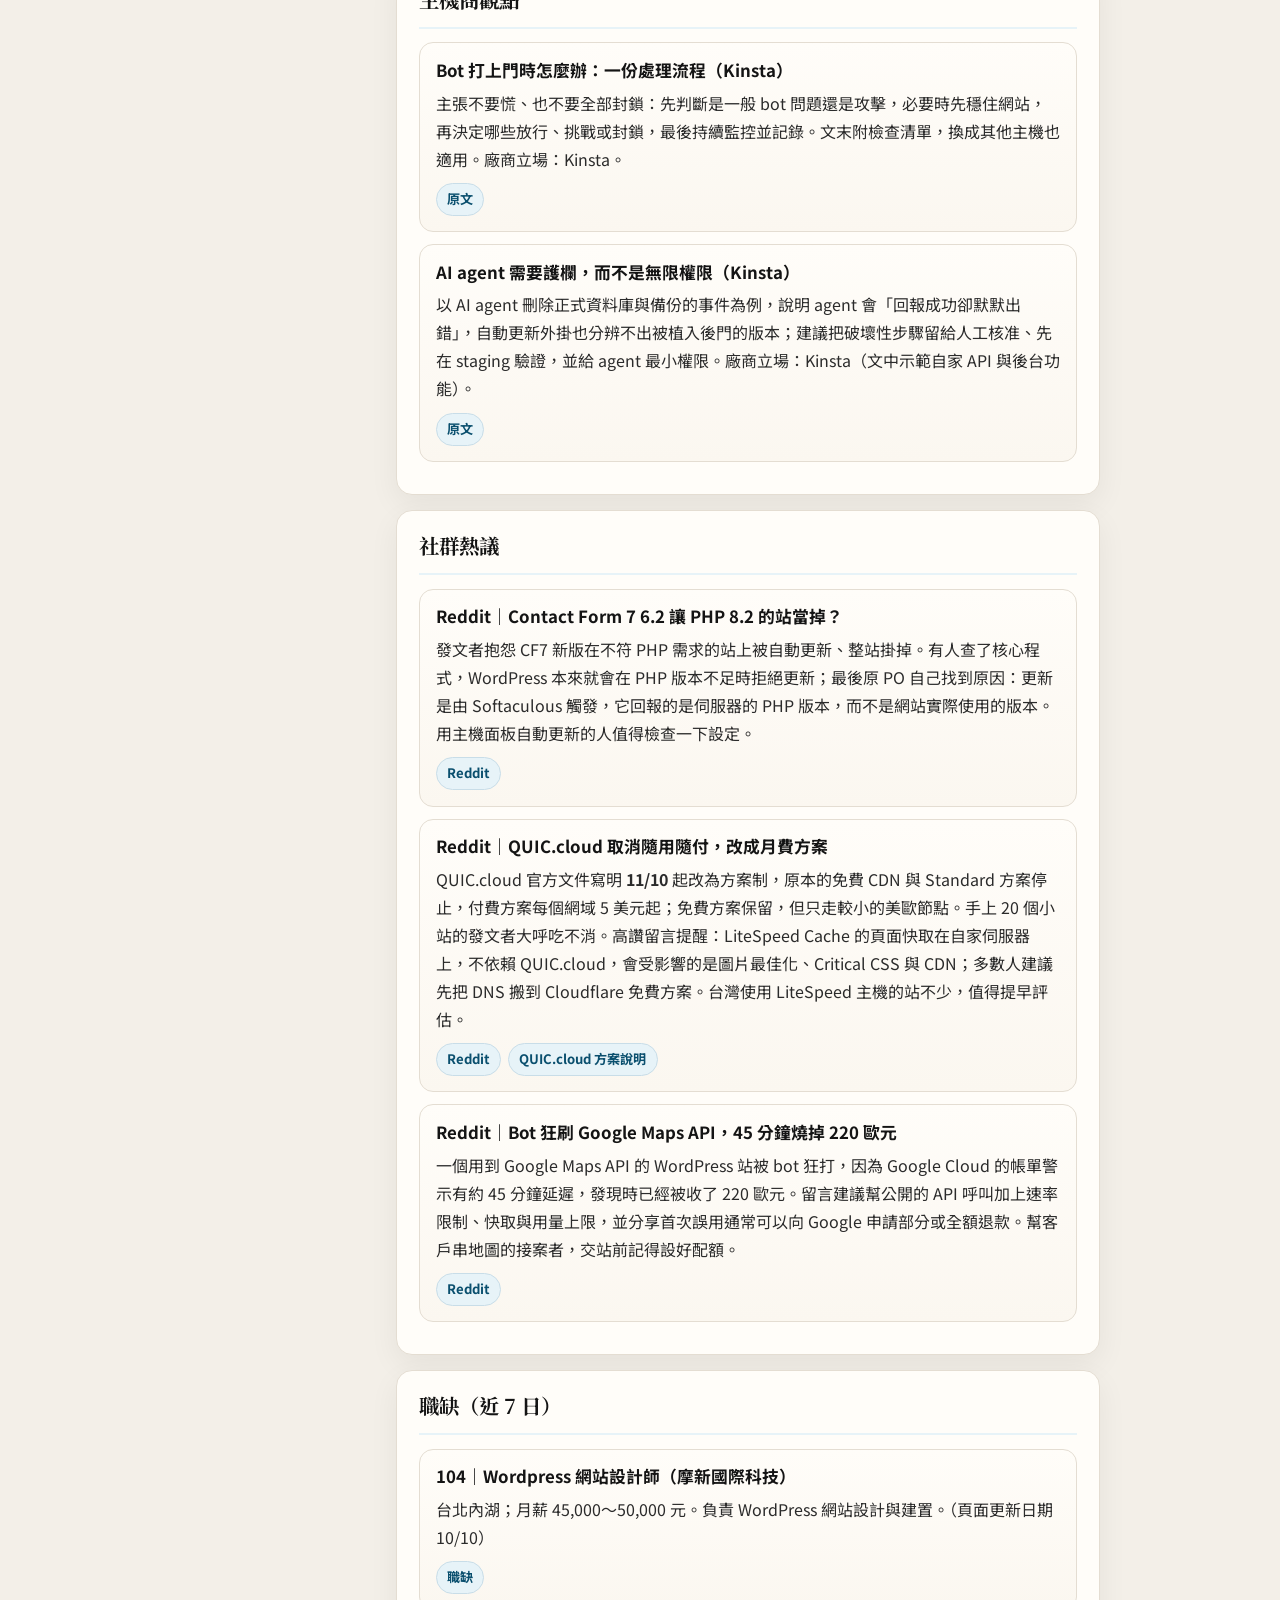
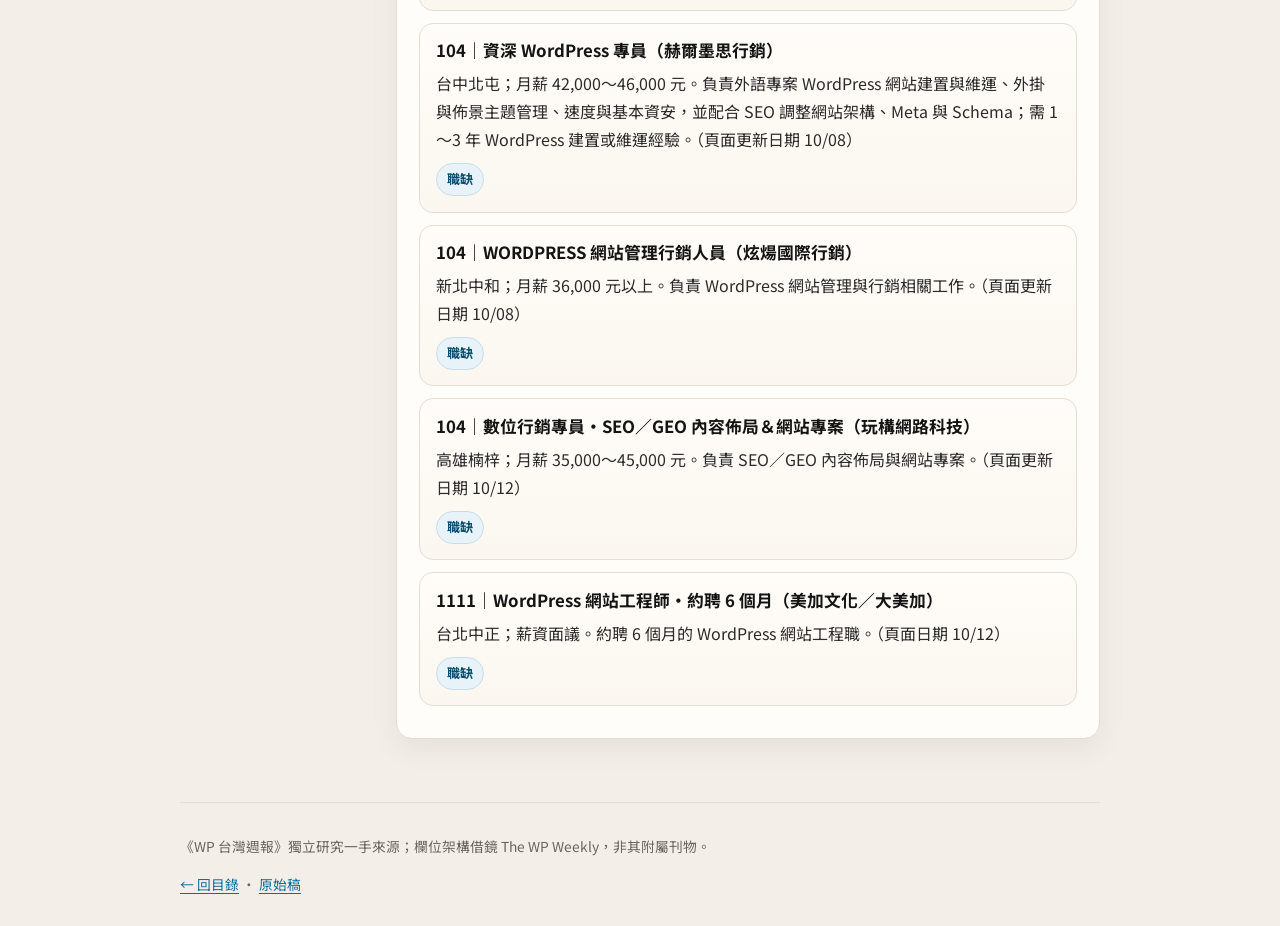
<file: issues/007.html>
<!DOCTYPE html>
<html lang="zh-Hant">
<head>
<meta charset="utf-8">
<meta name="viewport" content="width=device-width, initial-scale=1">
<title>WP 台灣週報 · 第 7 期｜WP 台灣週報</title>
<meta name="description" content="本週重點：**WordPress 7.1.3** 一口氣修補 7 個資安問題，請立即更新；7.2 公布發布派對時程，**Beta 1 在 10/20（台北時間 23:00）**，同時有兩則開發者需要注意的底層變更。WooCommerce **11.2** 正式版與 **11.2.1** 修正版相繼推出，11.2 本身含資安修正。**Contact Form 7 6.2** 把 PHP 需求直接拉到 8.3，舊主機上的站要小心。本月台北彩虹小聚（10/19）與高雄小聚（10/20）仍可報名。">
<link rel="preconnect" href="https://fonts.googleapis.com">
<link rel="preconnect" href="https://fonts.gstatic.com" crossorigin>
<link href="https://fonts.googleapis.com/css2?family=Noto+Sans+TC:wght@400;500;700;800&family=Noto+Serif+TC:wght@600;700&display=swap" rel="stylesheet">
<link rel="stylesheet" href="../styles.css">
</head>
<body>
<header class="site-header">
  <div class="inner">
    <a class="brand" href="../"><strong>《WP 台灣週報》</strong><span>獨立研究 · WordPress 台灣視角</span></a>
    <div class="nav-links">
      <a href="../">目錄</a>
      <span class="badge">第 7 期 · 2026-10-12</span>
    </div>
  </div>
</header>
<section class="hero">
  <div class="kicker">ISSUE 007</div>
  <h1>WP 台灣週報 · 第 7 期</h1>
  <p class="meta">出刊日 2026-10-12</p>
  <p class="lede">本週重點：<strong>WordPress 7.1.3</strong> 一口氣修補 7 個資安問題，請立即更新；7.2 公布發布派對時程，<strong>Beta 1 在 10/20（台北時間 23:00）</strong>，同時有兩則開發者需要注意的底層變更。WooCommerce <strong>11.2</strong> 正式版與 <strong>11.2.1</strong> 修正版相繼推出，11.2 本身含資安修正。<strong>Contact Form 7 6.2</strong> 把 PHP 需求直接拉到 8.3，舊主機上的站要小心。本月台北彩虹小聚（10/19）與高雄小聚（10/20）仍可報名。</p>
</section>
<div class="layout">
  <nav class="toc" aria-label="目錄"><h2>本期目錄</h2><ol><li><a href="#本週熱點">本週熱點</a></li><li><a href="#WooCommerce-電商">WooCommerce／電商</a></li><li><a href="#資安">資安</a></li><li><a href="#外掛">外掛</a></li><li><a href="#台灣站務與活動">台灣站務與活動</a></li><li><a href="#在地工作室部落格">在地工作室部落格</a></li><li><a href="#主機商觀點">主機商觀點</a></li><li><a href="#社群熱議">社群熱議</a></li><li><a href="#職缺-近-7-日">職缺（近 7 日）</a></li></ol></nav>
  <main class="main"><section class="section" id="本週熱點"><h2>本週熱點</h2><article class="card"><h3>WordPress 7.1.3：7 個資安修正，建議立即更新</h3><p>10/6 釋出，含 7 個資安修正與 4 個錯誤修正。資安項目包括：留言管理頁可透過待審留言觸發的 stored XSS、WXR 匯出的二階 SQL Injection、未登入者可讀到私人或未發佈文章的留言、Imgur 嵌入 XSS、作者角色可以把文章設為置頂等。修補會回溯到所有仍收資安更新的舊分支（目前到 4.7）。有開自動背景更新的站會自動套用，其他站請手動確認。</p><div class="links"><a href="https://wordpress.org/news/2026/10/wordpress-7-1-3-maintenance-and-security-release/" rel="noopener noreferrer" target="_blank">原文</a></div></article><article class="card"><h3>WordPress 7.2 發布派對時程：Beta 1 為 10/20</h3><p>核心團隊公布 7.2 各階段的發布時間，都在 UTC 15:00（台北時間 23:00）：<strong>Beta 1 10/20</strong>，之後每週二出 Beta 2～4；<strong>RC1 11/17</strong>、RC2 11/24、RC3 12/1；<strong>正式版 12/8</strong>。派對在 Making WordPress Slack 的 #core 頻道進行，任何人都能參加測試。</p><div class="links"><a href="https://make.wordpress.org/core/2026/10/06/wordpress-7-2-release-party-schedule/" rel="noopener noreferrer" target="_blank">原文</a></div></article><article class="card"><h3>7.2 開發者注意：wp_kses() 改寫，NO_BACKSLASH_ESCAPES 預設關閉</h3><p>兩項底層變更已進入 7.2。第一，負責過濾不安全 HTML 的 <code>wp_kses()</code> 改用 HTML API 重寫，介面不變、更快更省記憶體，但對奇特輸入的處理結果可能不同；若外掛依賴舊行為，可暫時用 <code>wp_kses_force_legacy_parser</code> 過濾器切回舊版，官方也希望大家在正式版前回報問題。第二，WordPress 連線資料庫時會自動關閉 MySQL 的 <code>NO_BACKSLASH_ESCAPES</code> 模式，避免部分主機開啟這個模式後造成查詢錯誤；真的需要的站可在 <code>db.php</code> drop-in 用 <code>incompatible_sql_modes</code> 過濾器保留。</p><div class="links"><a href="https://make.wordpress.org/core/2026/10/07/progress-report-wp_kses/" rel="noopener noreferrer" target="_blank">wp_kses() 進度報告</a><a href="https://make.wordpress.org/core/2026/10/09/no_backslash_escapes-sql-mode-is-now-turned-off-by-default-in-wordpress-7-2/" rel="noopener noreferrer" target="_blank">SQL 模式說明</a></div></article><article class="card"><h3>統一通知系統重啟，目標隨 7.2 推出 0.3.0</h3><p>沉寂多年的 Feature Notifications 專案（為 WordPress 打造統一的後台通知中心）公布新計畫：0.3.0 將是第一個真正能建立、儲存、顯示與關閉通知的可用版本，目標與 7.2 同步在 12 月推出。外掛開發者未來可能有官方管道發送後台通知，不必各自塞橫幅。</p><div class="links"><a href="https://make.wordpress.org/core/2026/10/10/feature-notifications-status-update-and-plan-for-0-3-0/" rel="noopener noreferrer" target="_blank">原文</a></div></article></section><section class="section" id="WooCommerce-電商"><h2>WooCommerce／電商</h2><article class="card"><h3>WooCommerce 11.2：含資安修正，所有商店都該升級</h3><p>10/7 正式釋出（含資料庫更新）。新功能：商品 CSV 匯入在沒有 ID 或 SKU 時，可用 GTIN／UPC／EAN／ISBN 比對既有商品；結帳區塊的額外欄位 API 支援日期欄（例如生日、指定到貨日）；新增訂單撤回申請的通知信。資安方面，重設密碼、新帳號等含驗證連結的信件不再能設定副本／密件副本，下載商品的授權檢查更嚴格，商店管理員也不能再編輯同時具有其他高權限角色的使用者。少數自訂或匯入的下載連結可能因此失效，需要重新發放。</p><div class="links"><a href="https://developer.woocommerce.com/2026/10/07/woocommerce-11-2-0-release-notes/" rel="noopener noreferrer" target="_blank">原文</a></div></article><article class="card"><h3>WooCommerce 11.2.1：修傳統結帳移除地址欄位後無法下單</h3><p>10/9 釋出。11.2.0 在傳統結帳頁上，若商店用過濾器移除了地址欄位，可能出現「請輸入地址」卡住結帳、沒收稅或運送選項消失。台灣不少商店會精簡結帳欄位，已升 11.2.0 的請盡快補上 11.2.1。</p><div class="links"><a href="https://developer.woocommerce.com/2026/10/09/woocommerce-11-2-1-release-notes/" rel="noopener noreferrer" target="_blank">原文</a></div></article><article class="card"><h3>RY Tools 2026.10.9：調整物流外包裝尺寸計算</h3><p>台灣常用的金物流整合外掛再出新版，調整物流外包裝尺寸的計算方式。有依材積計算運費或使用綠界等物流的店家，升級後建議抽幾筆訂單確認運費。</p><div class="links"><a href="https://tw.wordpress.org/plugins/ry-woocommerce-tools/" rel="noopener noreferrer" target="_blank">原文</a></div></article><article class="card"><h3>3D Product configurator for WooCommerce ≤2.16.2：未授權遠端執行程式碼（CVE-2026-103889）</h3><p>未登入者即可透過 <code>xpv_image</code> 參數在伺服器執行程式碼（CVSS <strong>9.8</strong>）。外掛目錄現行版為 <strong>2.16.3</strong>，有用的商店請立即升級。</p><div class="links"><a href="https://www.cve.org/CVERecord?id=CVE-2026-103889" rel="noopener noreferrer" target="_blank">CVE 記錄</a></div></article></section><section class="section" id="資安"><h2>資安</h2><article class="card"><h3>Avada Builder ≤7.16.1：未登入者可觸發任意 action hook（CVE-2026-97670）</h3><p>在預設設定的 Avada 表單（AJAX 送出、通知信含欄位）上，未登入者可呼叫任意 WordPress action hook，已驗證可永久刪除垃圾桶中的文章、頁面與留言（CVSS <strong>9.1</strong>）。官方已推出 <strong>Avada 7.16.2</strong>，同版一併修了 6 個資安問題。</p><div class="links"><a href="https://avada.com/blog/version-7-16-2-security-update/" rel="noopener noreferrer" target="_blank">Avada 公告</a><a href="https://www.cve.org/CVERecord?id=CVE-2026-97670" rel="noopener noreferrer" target="_blank">CVE 記錄</a></div></article><article class="card"><h3>Bricksforge ≤3.1.8.9：未授權上傳 PHP 檔（CVE-2026-85097）</h3><p>Bricks 主題常用的擴充外掛，攻擊者可繞過檢查上傳並執行 PHP（CVSS <strong>9.8</strong>）。有用的站請對照官方更新日誌升級到修補版，修補前先停用含檔案上傳的前台表單。</p><div class="links"><a href="https://www.cve.org/CVERecord?id=CVE-2026-85097" rel="noopener noreferrer" target="_blank">CVE 記錄</a><a href="https://bricksforge.io/version-changelog/" rel="noopener noreferrer" target="_blank">官方更新日誌</a></div></article><article class="card"><h3>Advanced IP Blocker ≤8.13.13：兩步驟登入可被繞過（CVE-2026-104732）</h3><p>這款資安外掛的 2FA 登入流程沒有確認使用者完成第一步，未登入者可直接繞過驗證（CVSS <strong>9.8</strong>）。外掛目錄現行版為 <strong>8.13.16</strong>。</p><div class="links"><a href="https://www.cve.org/CVERecord?id=CVE-2026-104732" rel="noopener noreferrer" target="_blank">CVE 記錄</a></div></article><article class="card"><h3>Frontend Dashboard 3.0.0–3.0.4：未登入即可接管任何帳號（CVE-2026-103692）</h3><p>未做權限與 nonce 檢查，未登入者可呼叫任意 PHP 函式，進而接管包含管理員在內的帳號。修補版為 3.0.5，目前最新為 3.0.12。</p><div class="links"><a href="https://www.cve.org/CVERecord?id=CVE-2026-103692" rel="noopener noreferrer" target="_blank">CVE 記錄</a></div></article></section><section class="section" id="外掛"><h2>外掛</h2><article class="card"><h3>Contact Form 7 6.2：需要 PHP 8.3 與 WordPress 7.1</h3><p>10/6 釋出的 6.2 是大改版，最低需求提高到 <strong>WordPress 7.1、PHP 8.3</strong>，之後 6.2.1、6.2.2 各修一個小問題。作者另發文說明，外掛只支援 WordPress「建議」的 PHP 版本，並呼籲其他外掛開發者一起提高 PHP 需求，推動仍有約 18% 站點停在 PHP 7.4 的生態往前走。台灣不少共享主機預設 PHP 8.1／8.2，裝了 CF7 的站請先確認主機版本。</p><div class="links"><a href="https://contactform7.com/2026/10/06/contact-form-7-620/" rel="noopener noreferrer" target="_blank">6.2 釋出</a><a href="https://contactform7.com/2026/10/10/follow-the-recommendation-not-the-requirement/" rel="noopener noreferrer" target="_blank">作者觀點</a></div></article></section><section class="section" id="台灣站務與活動"><h2>台灣站務與活動</h2><article class="card"><h3>【10/19】WordPress 彩虹小聚：當老闆本人就是 ERP</h3><p>林馬具負責人林昀與工程師 Moksaweb 分享 WP 電商長大後怎麼整理營運流程、把 LINE 預約串進系統，另有閃電講。<strong>2026-10-19（一）18:30–21:30</strong>，台北言文字（重慶南路一段 11 號），入場低消一杯飲料。</p><div class="links"><a href="https://www.meetup.com/taipei-wordpress/events/316808850/" rel="noopener noreferrer" target="_blank">Meetup</a></div></article><article class="card"><h3>【10/20】高雄 WordPress 小聚</h3><p>講題「Google 商家經營：把陌生的客人變成熟客」（Allen 國安）。<strong>2026-10-20（二）19:00–21:00</strong>，高雄 Second Space RED（七賢一路 294 號），場地費 100 元，需先完成報名。</p><div class="links"><a href="https://www.meetup.com/kaohsiung-wordpress-meetup/events/316748093/" rel="noopener noreferrer" target="_blank">Meetup</a></div></article></section><section class="section" id="在地工作室部落格"><h2>在地工作室部落格</h2><article class="card"><h3>分類排序小幫手：分類排序與側邊欄樹狀分類二合一</h3><p>金城事務所的免費自製外掛。後台拖曳排好分類順序，前台與側邊欄都照著顯示；側邊欄樹狀分類可收合，主分類會加總子分類文章數。文中提到老牌樹狀分類外掛 WP-dTree 下架後一直缺替代品，也比較了 Category Order and Taxonomy Terms Order 的適用情境。</p><div class="links"><a href="https://iseeu.tw/mr-category/" rel="noopener noreferrer" target="_blank">原文</a></div></article><article class="card"><h3>圖片整理小幫手：舊文章圖片也能自動歸進資料夾</h3><p>同站自製的媒體庫資料夾外掛，依文章自動建資料夾（用標題命名），連舊文章用過的圖片都會歸檔；實測 16,500 張圖片約 1 分鐘整理完。文中比較 FileBird、HappyFiles，並提醒「未連結」資料夾裡的圖片可能仍用在側邊欄或頁尾，別直接刪。</p><div class="links"><a href="https://iseeu.tw/mr-folder/" rel="noopener noreferrer" target="_blank">原文</a></div></article></section><section class="section" id="主機商觀點"><h2>主機商觀點</h2><article class="card"><h3>Bot 打上門時怎麼辦：一份處理流程（Kinsta）</h3><p>主張不要慌、也不要全部封鎖：先判斷是一般 bot 問題還是攻擊，必要時先穩住網站，再決定哪些放行、挑戰或封鎖，最後持續監控並記錄。文末附檢查清單，換成其他主機也適用。廠商立場：Kinsta。</p><div class="links"><a href="https://kinsta.com/blog/when-bots-hit-your-site/" rel="noopener noreferrer" target="_blank">原文</a></div></article><article class="card"><h3>AI agent 需要護欄，而不是無限權限（Kinsta）</h3><p>以 AI agent 刪除正式資料庫與備份的事件為例，說明 agent 會「回報成功卻默默出錯」，自動更新外掛也分辨不出被植入後門的版本；建議把破壞性步驟留給人工核准、先在 staging 驗證，並給 agent 最小權限。廠商立場：Kinsta（文中示範自家 API 與後台功能）。</p><div class="links"><a href="https://kinsta.com/blog/ai-agent-guardrails/" rel="noopener noreferrer" target="_blank">原文</a></div></article></section><section class="section" id="社群熱議"><h2>社群熱議</h2><article class="card"><h3>Reddit｜Contact Form 7 6.2 讓 PHP 8.2 的站當掉？</h3><p>發文者抱怨 CF7 新版在不符 PHP 需求的站上被自動更新、整站掛掉。有人查了核心程式，WordPress 本來就會在 PHP 版本不足時拒絕更新；最後原 PO 自己找到原因：更新是由 Softaculous 觸發，它回報的是伺服器的 PHP 版本，而不是網站實際使用的版本。用主機面板自動更新的人值得檢查一下設定。</p><div class="links"><a href="https://www.reddit.com/r/Wordpress/comments/1wzohes/contact_form_7_v62_crashing_sites_running_php82/" rel="noopener noreferrer" target="_blank">Reddit</a></div></article><article class="card"><h3>Reddit｜QUIC.cloud 取消隨用隨付，改成月費方案</h3><p>QUIC.cloud 官方文件寫明 <strong>11/10</strong> 起改為方案制，原本的免費 CDN 與 Standard 方案停止，付費方案每個網域 5 美元起；免費方案保留，但只走較小的美歐節點。手上 20 個小站的發文者大呼吃不消。高讚留言提醒：LiteSpeed Cache 的頁面快取在自家伺服器上，不依賴 QUIC.cloud，會受影響的是圖片最佳化、Critical CSS 與 CDN；多數人建議先把 DNS 搬到 Cloudflare 免費方案。台灣使用 LiteSpeed 主機的站不少，值得提早評估。</p><div class="links"><a href="https://www.reddit.com/r/Wordpress/comments/1wzrlr9/quiccloud_dropping_pay_as_you_go/" rel="noopener noreferrer" target="_blank">Reddit</a><a href="https://docs.quic.cloud/billing/plan-based/" rel="noopener noreferrer" target="_blank">QUIC.cloud 方案說明</a></div></article><article class="card"><h3>Reddit｜Bot 狂刷 Google Maps API，45 分鐘燒掉 220 歐元</h3><p>一個用到 Google Maps API 的 WordPress 站被 bot 狂打，因為 Google Cloud 的帳單警示有約 45 分鐘延遲，發現時已經被收了 220 歐元。留言建議幫公開的 API 呼叫加上速率限制、快取與用量上限，並分享首次誤用通常可以向 Google 申請部分或全額退款。幫客戶串地圖的接案者，交站前記得設好配額。</p><div class="links"><a href="https://www.reddit.com/r/Wordpress/comments/1wzk4p4/our_wordpress_site_got_hit_by_a_bot_burning_220/" rel="noopener noreferrer" target="_blank">Reddit</a></div></article></section><section class="section" id="職缺-近-7-日"><h2>職缺（近 7 日）</h2><article class="card"><h3>104｜Wordpress 網站設計師（摩新國際科技）</h3><p>台北內湖；月薪 45,000～50,000 元。負責 WordPress 網站設計與建置。（頁面更新日期 10/10）</p><div class="links"><a href="https://www.104.com.tw/job/8flu9" rel="noopener noreferrer" target="_blank">職缺</a></div></article><article class="card"><h3>104｜資深 WordPress 專員（赫爾墨思行銷）</h3><p>台中北屯；月薪 42,000～46,000 元。負責外語專案 WordPress 網站建置與維運、外掛與佈景主題管理、速度與基本資安，並配合 SEO 調整網站架構、Meta 與 Schema；需 1～3 年 WordPress 建置或維運經驗。（頁面更新日期 10/08）</p><div class="links"><a href="https://www.104.com.tw/job/93ass" rel="noopener noreferrer" target="_blank">職缺</a></div></article><article class="card"><h3>104｜WORDPRESS 網站管理行銷人員（炫煬國際行銷）</h3><p>新北中和；月薪 36,000 元以上。負責 WordPress 網站管理與行銷相關工作。（頁面更新日期 10/08）</p><div class="links"><a href="https://www.104.com.tw/job/879me" rel="noopener noreferrer" target="_blank">職缺</a></div></article><article class="card"><h3>104｜數位行銷專員・SEO／GEO 內容佈局＆網站專案（玩構網路科技）</h3><p>高雄楠梓；月薪 35,000～45,000 元。負責 SEO／GEO 內容佈局與網站專案。（頁面更新日期 10/12）</p><div class="links"><a href="https://www.104.com.tw/job/8kom7" rel="noopener noreferrer" target="_blank">職缺</a></div></article><article class="card"><h3>1111｜WordPress 網站工程師・約聘 6 個月（美加文化／大美加）</h3><p>台北中正；薪資面議。約聘 6 個月的 WordPress 網站工程職。（頁面日期 10/12）</p><div class="links"><a href="https://www.1111.com.tw/job/130456287" rel="noopener noreferrer" target="_blank">職缺</a></div></article></section></main>
</div>
<footer class="site-footer">
  <p>《WP 台灣週報》獨立研究一手來源；欄位架構借鏡 The WP Weekly，非其附屬刊物。</p>
  <p><a href="../">← 回目錄</a> · <a href="https://github.com/oberonlai/wp-taiwan-weekly/blob/main/content/issue-007.md">原始稿</a></p>
</footer>
</body>
</html>
</file>
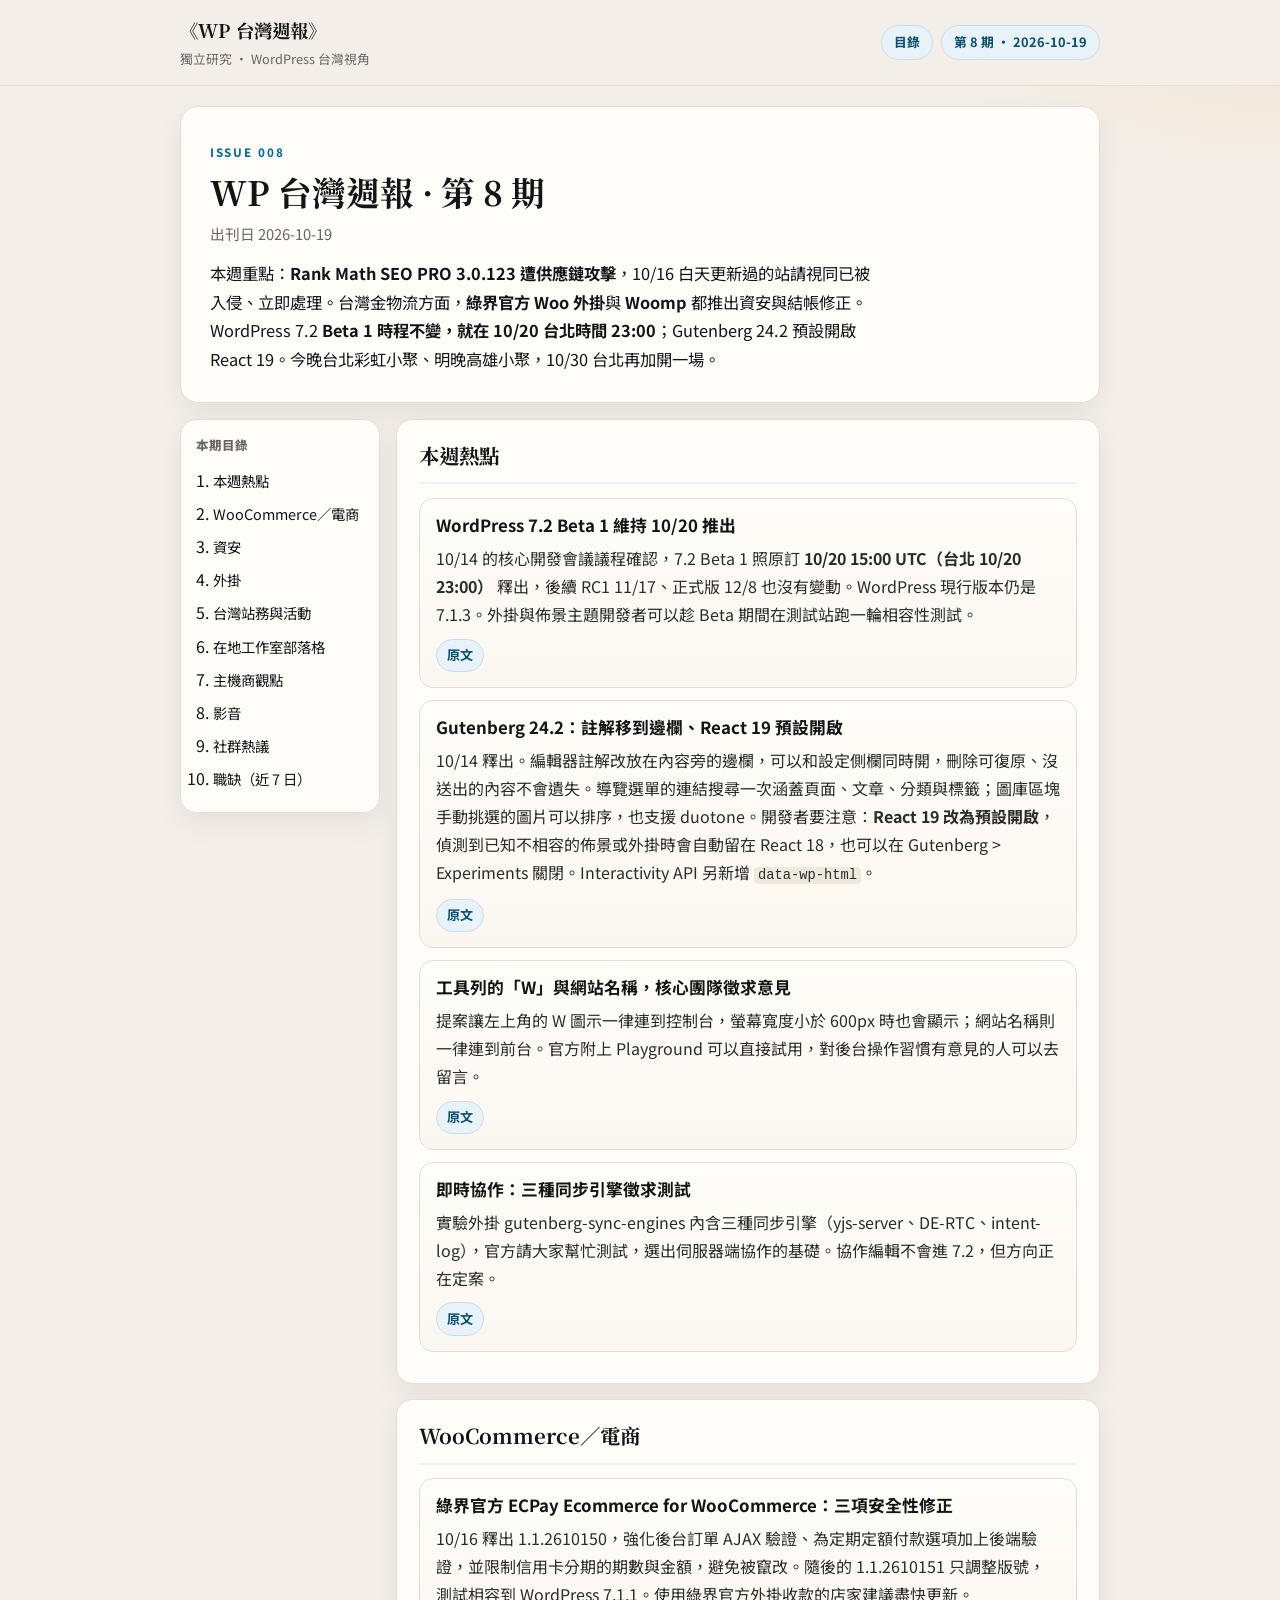
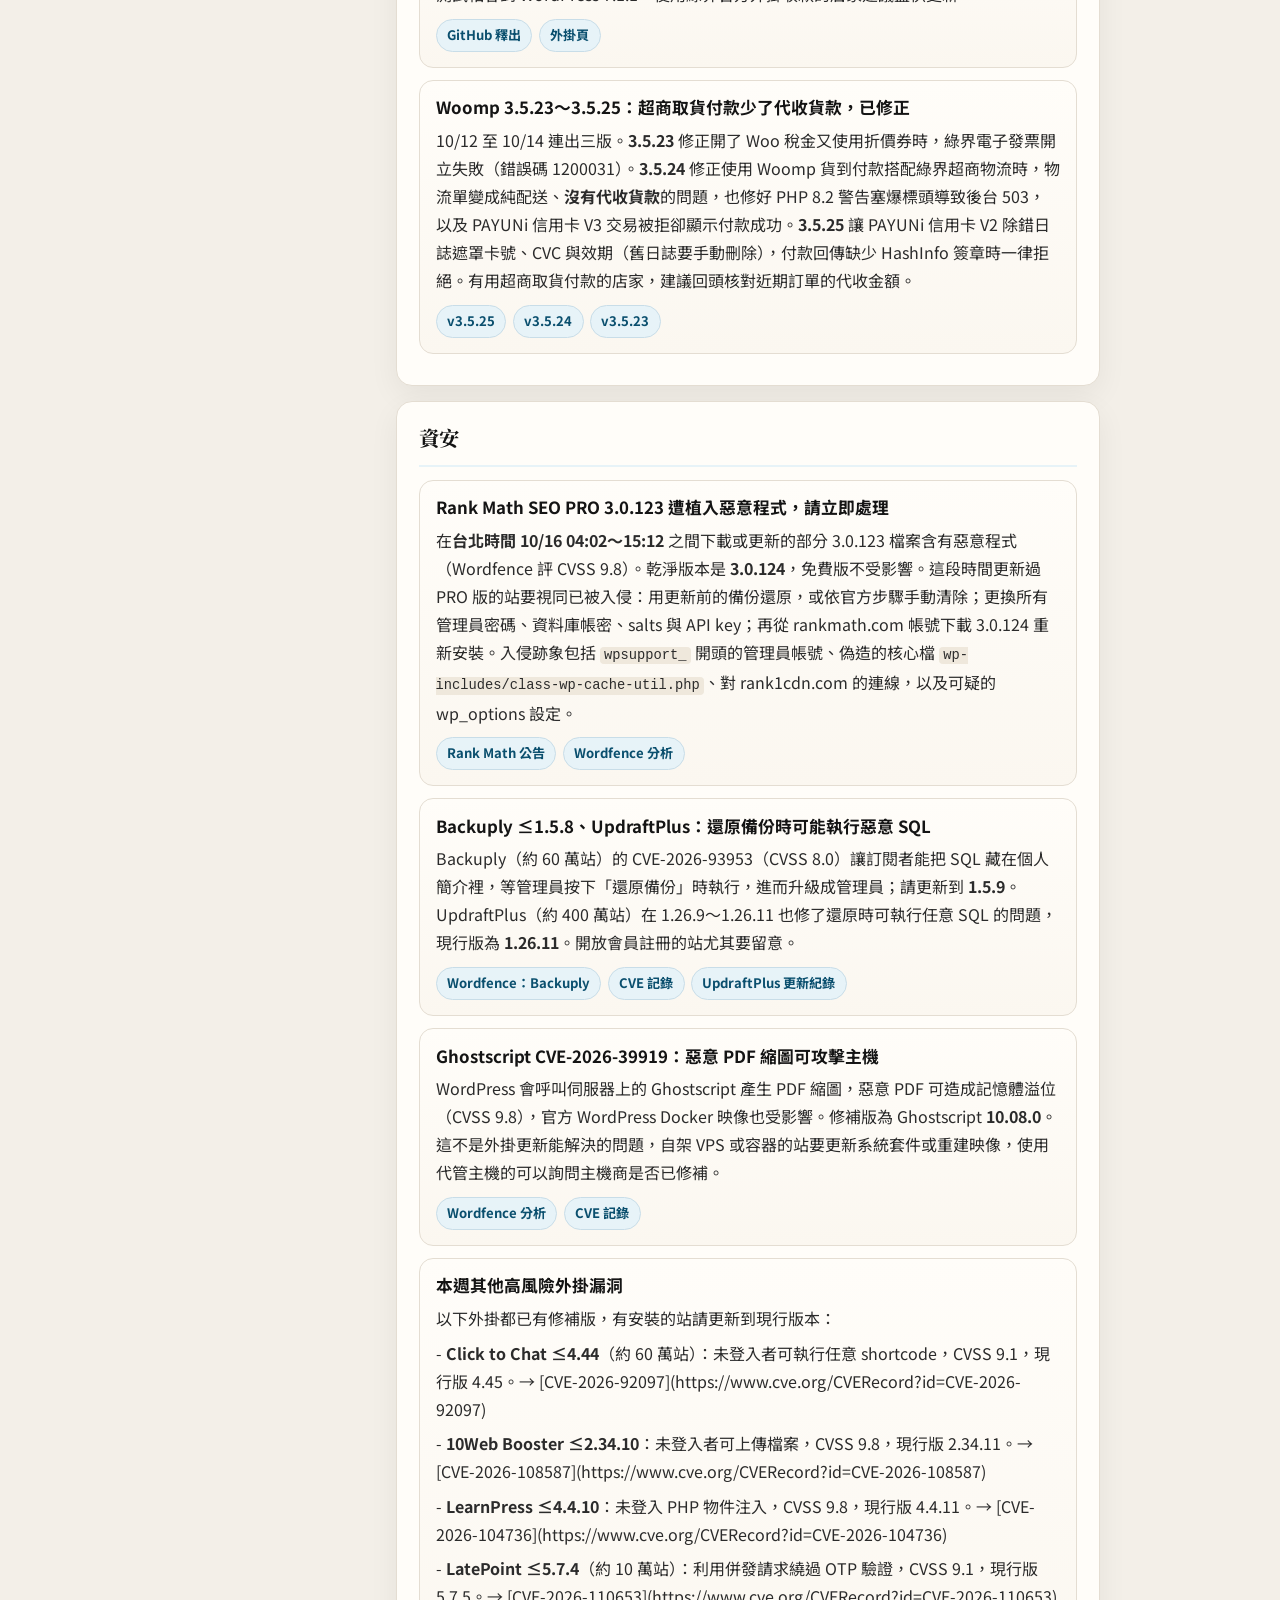
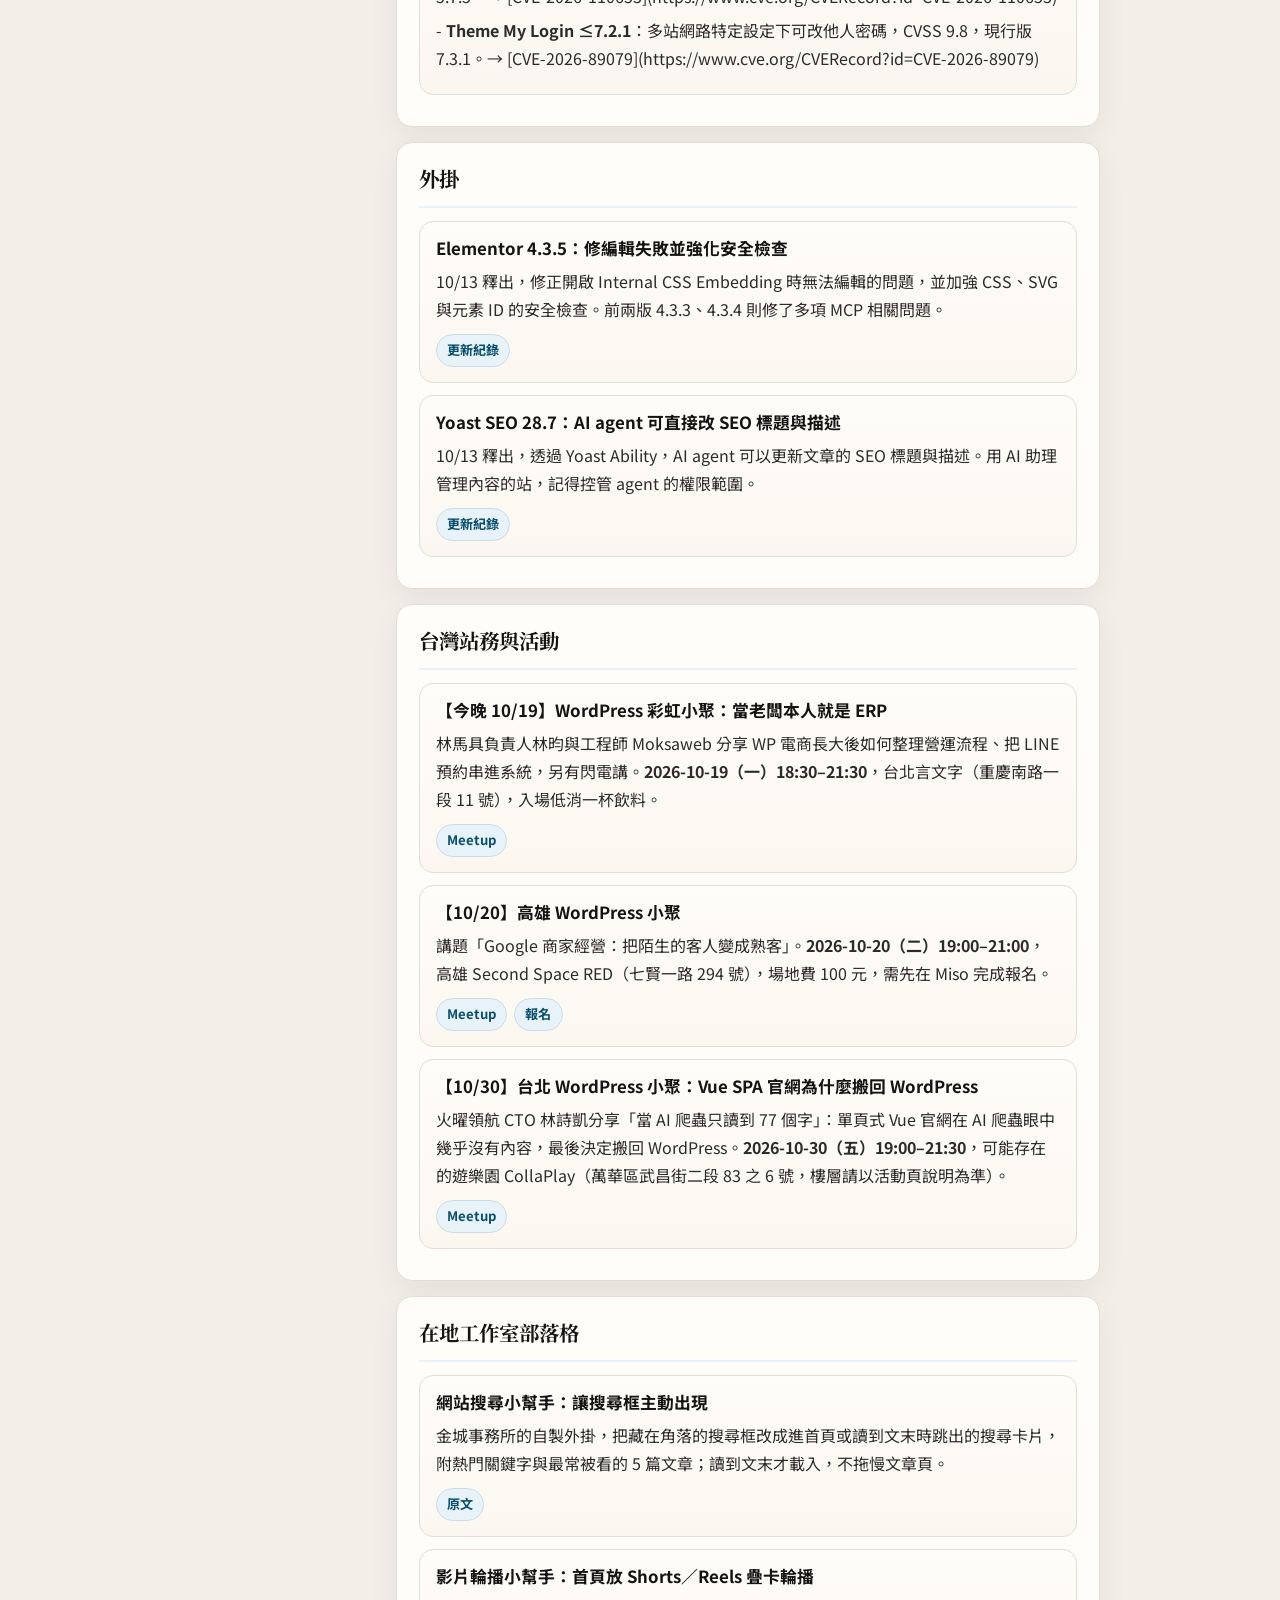
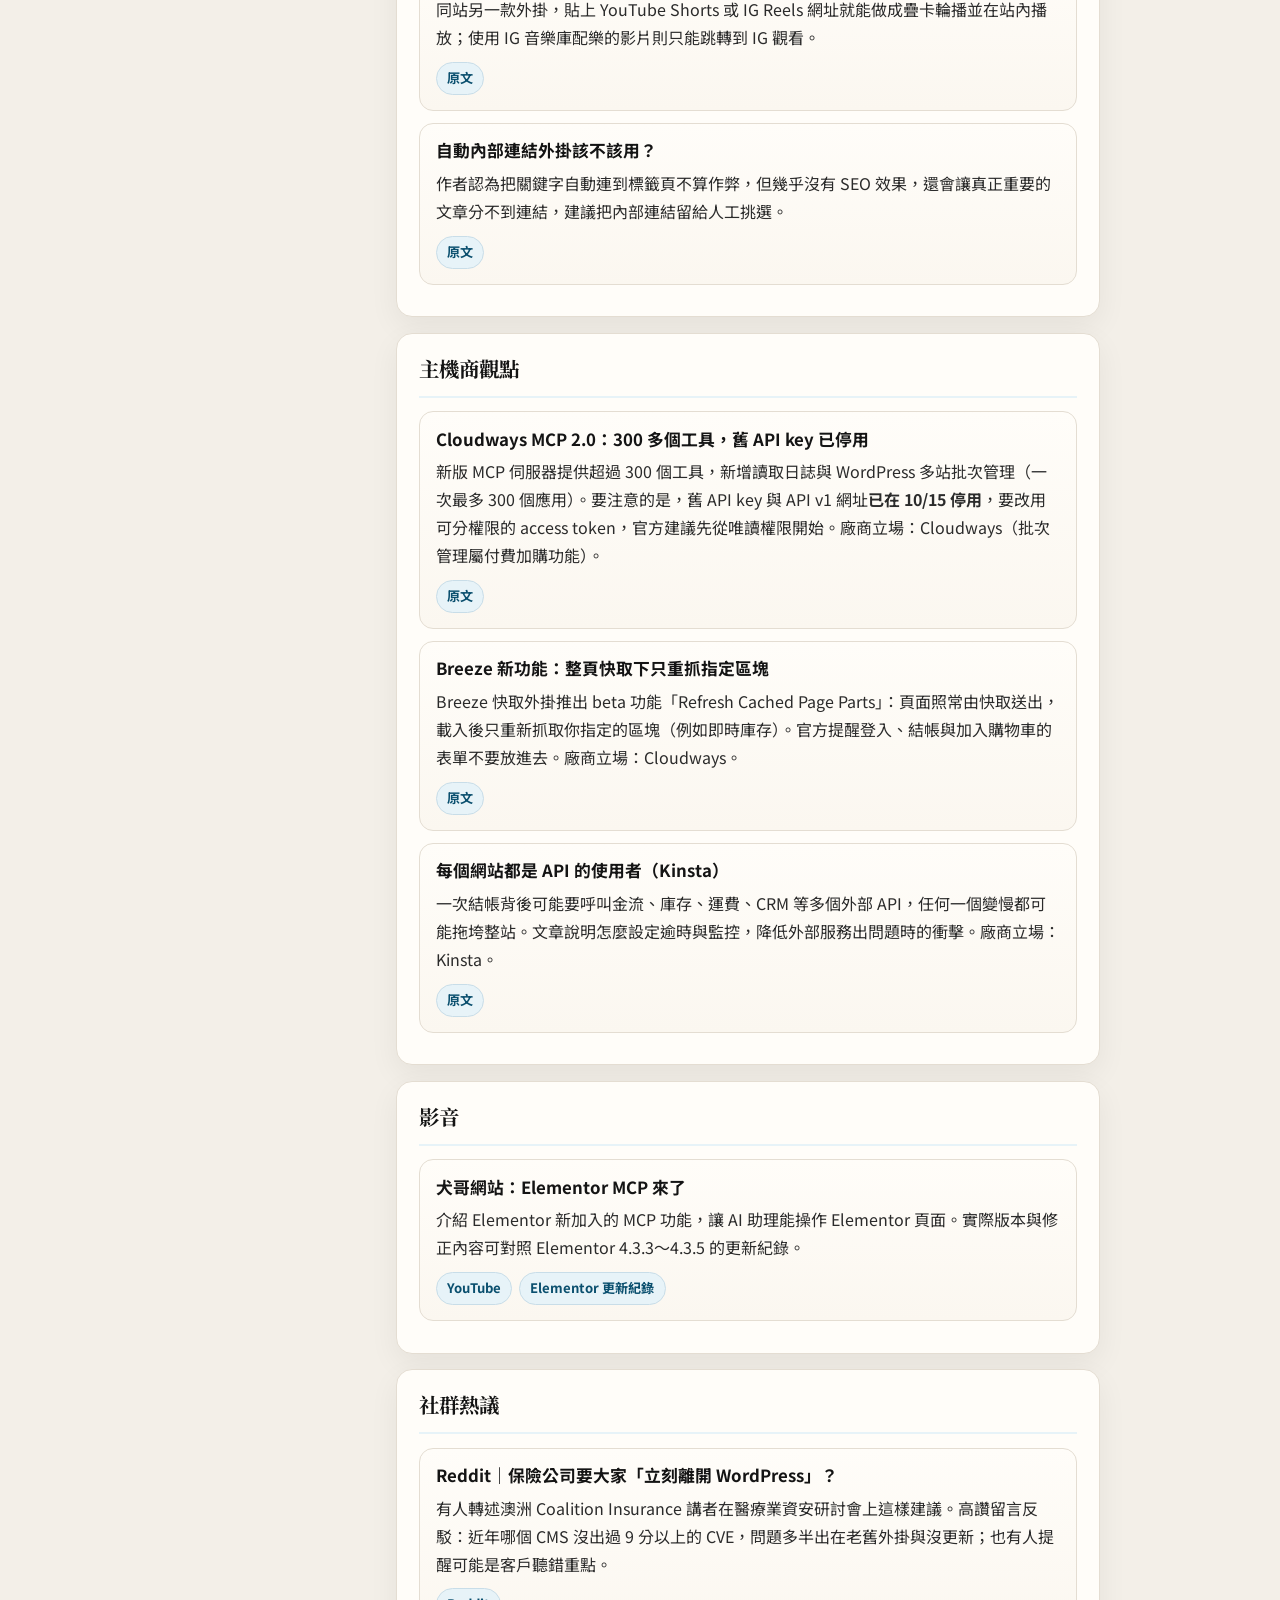
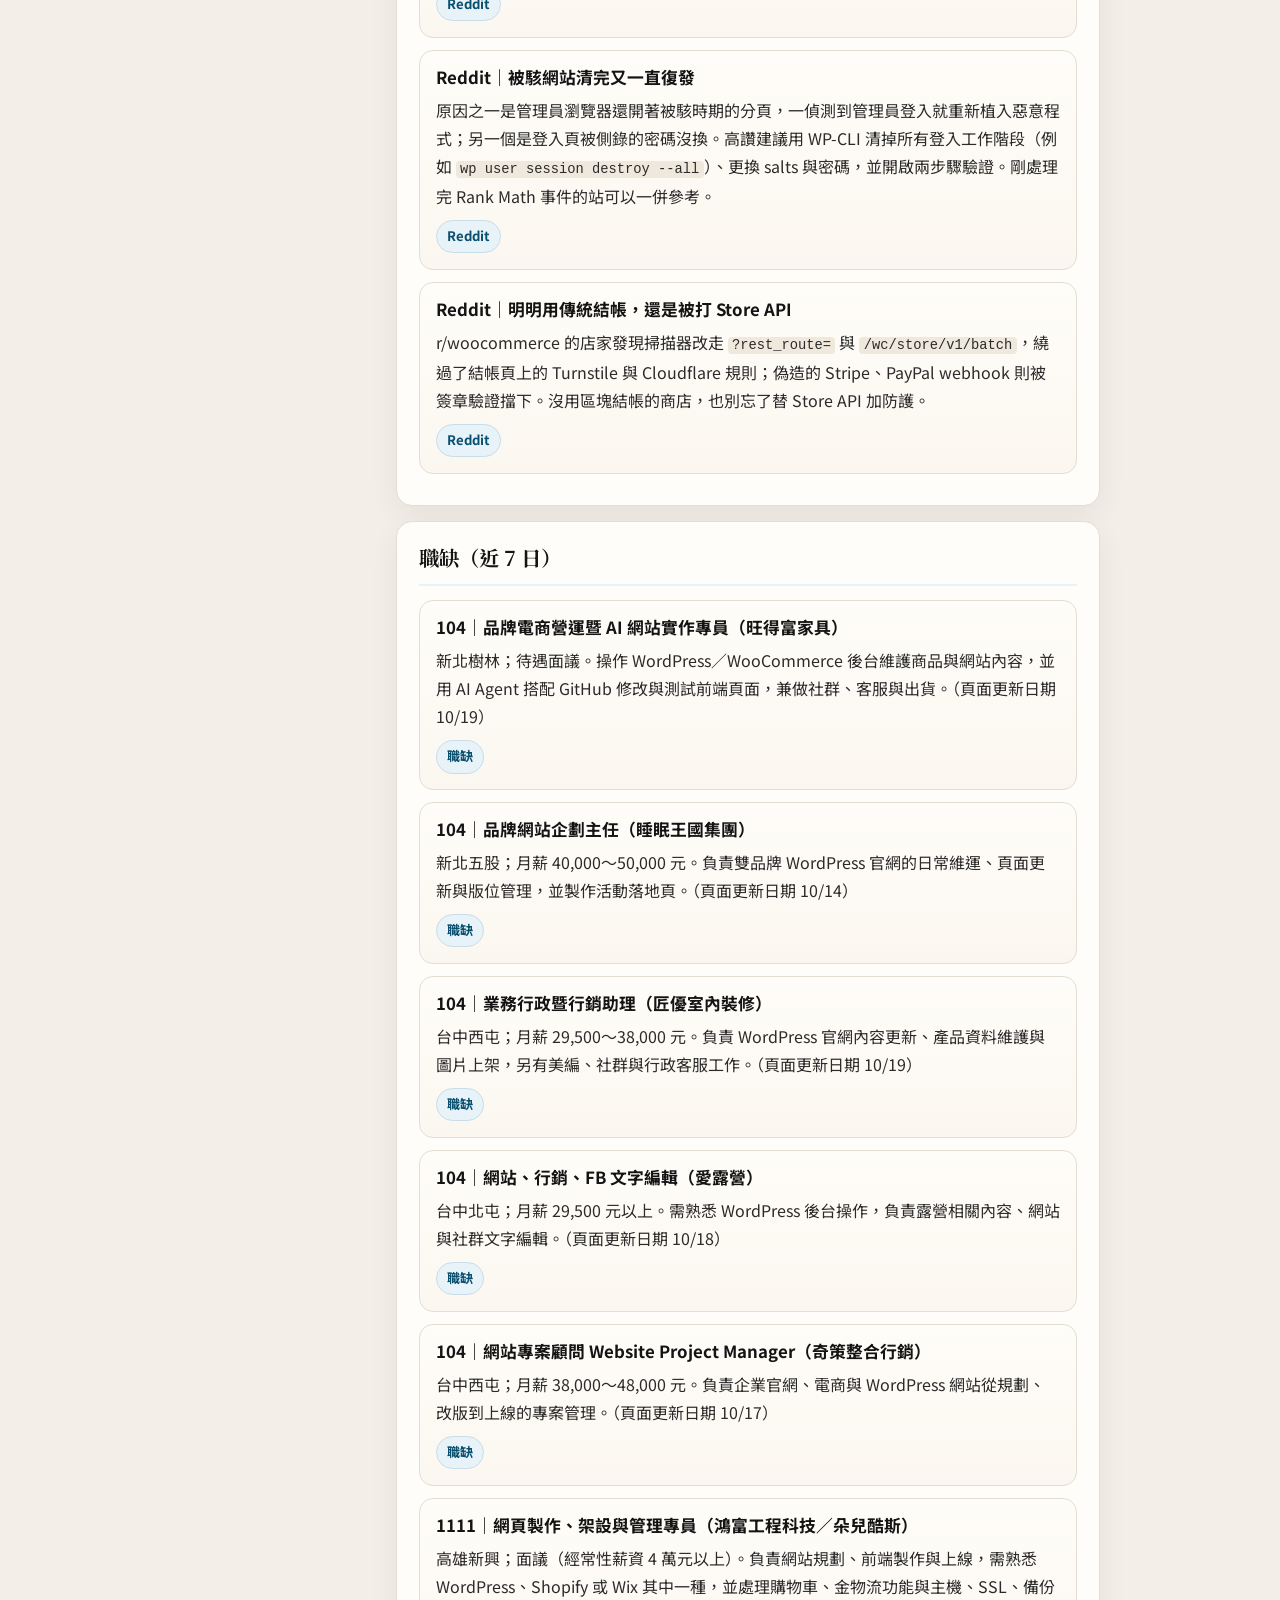
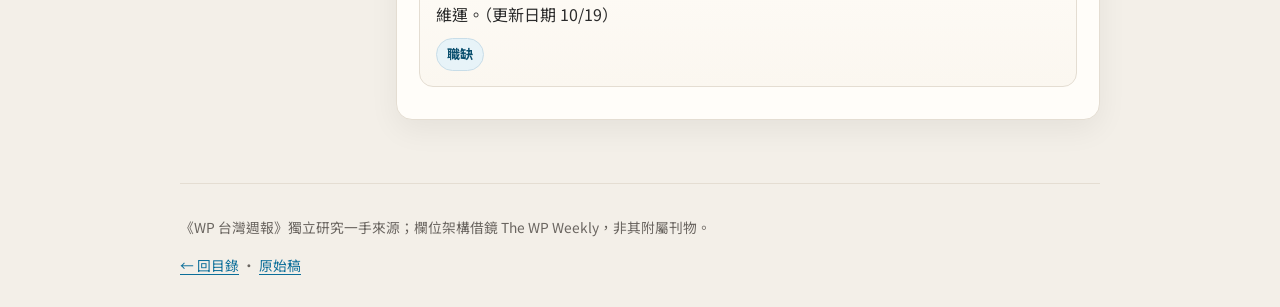
<file: issues/008.html>
<!DOCTYPE html>
<html lang="zh-Hant">
<head>
<meta charset="utf-8">
<meta name="viewport" content="width=device-width, initial-scale=1">
<title>WP 台灣週報 · 第 8 期｜WP 台灣週報</title>
<meta name="description" content="本週重點：**Rank Math SEO PRO 3.0.123 遭供應鏈攻擊**，10/16 白天更新過的站請視同已被入侵、立即處理。台灣金物流方面，**綠界官方 Woo 外掛**與 **Woomp** 都推出資安與結帳修正。WordPress 7.2 **Beta 1 時程不變，就在 10/20 台北時間 23:00**；Gutenberg 24.2 預設開啟 React 19。今晚台北彩虹小聚、明晚高雄小聚，10/30 台北再加開一場。">
<link rel="preconnect" href="https://fonts.googleapis.com">
<link rel="preconnect" href="https://fonts.gstatic.com" crossorigin>
<link href="https://fonts.googleapis.com/css2?family=Noto+Sans+TC:wght@400;500;700;800&family=Noto+Serif+TC:wght@600;700&display=swap" rel="stylesheet">
<link rel="stylesheet" href="../styles.css">
</head>
<body>
<header class="site-header">
  <div class="inner">
    <a class="brand" href="../"><strong>《WP 台灣週報》</strong><span>獨立研究 · WordPress 台灣視角</span></a>
    <div class="nav-links">
      <a href="../">目錄</a>
      <span class="badge">第 8 期 · 2026-10-19</span>
    </div>
  </div>
</header>
<section class="hero">
  <div class="kicker">ISSUE 008</div>
  <h1>WP 台灣週報 · 第 8 期</h1>
  <p class="meta">出刊日 2026-10-19</p>
  <p class="lede">本週重點：<strong>Rank Math SEO PRO 3.0.123 遭供應鏈攻擊</strong>，10/16 白天更新過的站請視同已被入侵、立即處理。台灣金物流方面，<strong>綠界官方 Woo 外掛</strong>與 <strong>Woomp</strong> 都推出資安與結帳修正。WordPress 7.2 <strong>Beta 1 時程不變，就在 10/20 台北時間 23:00</strong>；Gutenberg 24.2 預設開啟 React 19。今晚台北彩虹小聚、明晚高雄小聚，10/30 台北再加開一場。</p>
</section>
<div class="layout">
  <nav class="toc" aria-label="目錄"><h2>本期目錄</h2><ol><li><a href="#本週熱點">本週熱點</a></li><li><a href="#WooCommerce-電商">WooCommerce／電商</a></li><li><a href="#資安">資安</a></li><li><a href="#外掛">外掛</a></li><li><a href="#台灣站務與活動">台灣站務與活動</a></li><li><a href="#在地工作室部落格">在地工作室部落格</a></li><li><a href="#主機商觀點">主機商觀點</a></li><li><a href="#影音">影音</a></li><li><a href="#社群熱議">社群熱議</a></li><li><a href="#職缺-近-7-日">職缺（近 7 日）</a></li></ol></nav>
  <main class="main"><section class="section" id="本週熱點"><h2>本週熱點</h2><article class="card"><h3>WordPress 7.2 Beta 1 維持 10/20 推出</h3><p>10/14 的核心開發會議議程確認，7.2 Beta 1 照原訂 <strong>10/20 15:00 UTC（台北 10/20 23:00）</strong> 釋出，後續 RC1 11/17、正式版 12/8 也沒有變動。WordPress 現行版本仍是 7.1.3。外掛與佈景主題開發者可以趁 Beta 期間在測試站跑一輪相容性測試。</p><div class="links"><a href="https://make.wordpress.org/core/2026/10/14/dev-chat-agenda-oct-14-2026/" rel="noopener noreferrer" target="_blank">原文</a></div></article><article class="card"><h3>Gutenberg 24.2：註解移到邊欄、React 19 預設開啟</h3><p>10/14 釋出。編輯器註解改放在內容旁的邊欄，可以和設定側欄同時開，刪除可復原、沒送出的內容不會遺失。導覽選單的連結搜尋一次涵蓋頁面、文章、分類與標籤；圖庫區塊手動挑選的圖片可以排序，也支援 duotone。開發者要注意：<strong>React 19 改為預設開啟</strong>，偵測到已知不相容的佈景或外掛時會自動留在 React 18，也可以在 Gutenberg &gt; Experiments 關閉。Interactivity API 另新增 <code>data-wp-html</code>。</p><div class="links"><a href="https://make.wordpress.org/core/2026/10/14/whats-new-in-gutenberg-24-2-14-october/" rel="noopener noreferrer" target="_blank">原文</a></div></article><article class="card"><h3>工具列的「W」與網站名稱，核心團隊徵求意見</h3><p>提案讓左上角的 W 圖示一律連到控制台，螢幕寬度小於 600px 時也會顯示；網站名稱則一律連到前台。官方附上 Playground 可以直接試用，對後台操作習慣有意見的人可以去留言。</p><div class="links"><a href="https://make.wordpress.org/core/2026/10/12/call-for-feedback-the-w-and-the-site-name-in-the-toolbar/" rel="noopener noreferrer" target="_blank">原文</a></div></article><article class="card"><h3>即時協作：三種同步引擎徵求測試</h3><p>實驗外掛 gutenberg-sync-engines 內含三種同步引擎（yjs-server、DE-RTC、intent-log），官方請大家幫忙測試，選出伺服器端協作的基礎。協作編輯不會進 7.2，但方向正在定案。</p><div class="links"><a href="https://make.wordpress.org/core/2026/10/14/real-time-collaboration-a-guide-to-sync-engines/" rel="noopener noreferrer" target="_blank">原文</a></div></article></section><section class="section" id="WooCommerce-電商"><h2>WooCommerce／電商</h2><article class="card"><h3>綠界官方 ECPay Ecommerce for WooCommerce：三項安全性修正</h3><p>10/16 釋出 1.1.2610150，強化後台訂單 AJAX 驗證、為定期定額付款選項加上後端驗證，並限制信用卡分期的期數與金額，避免被竄改。隨後的 1.1.2610151 只調整版號，測試相容到 WordPress 7.1.1。使用綠界官方外掛收款的店家建議盡快更新。</p><div class="links"><a href="https://github.com/ECPay/Woocommerce_ECPAY/releases/tag/1.1.2610150" rel="noopener noreferrer" target="_blank">GitHub 釋出</a><a href="https://wordpress.org/plugins/ecpay-ecommerce-for-woocommerce/" rel="noopener noreferrer" target="_blank">外掛頁</a></div></article><article class="card"><h3>Woomp 3.5.23～3.5.25：超商取貨付款少了代收貨款，已修正</h3><p>10/12 至 10/14 連出三版。<strong>3.5.23</strong> 修正開了 Woo 稅金又使用折價券時，綠界電子發票開立失敗（錯誤碼 1200031）。<strong>3.5.24</strong> 修正使用 Woomp 貨到付款搭配綠界超商物流時，物流單變成純配送、<strong>沒有代收貨款</strong>的問題，也修好 PHP 8.2 警告塞爆標頭導致後台 503，以及 PAYUNi 信用卡 V3 交易被拒卻顯示付款成功。<strong>3.5.25</strong> 讓 PAYUNi 信用卡 V2 除錯日誌遮罩卡號、CVC 與效期（舊日誌要手動刪除），付款回傳缺少 HashInfo 簽章時一律拒絕。有用超商取貨付款的店家，建議回頭核對近期訂單的代收金額。</p><div class="links"><a href="https://github.com/zenbuapps/woomp/releases/tag/v3.5.25" rel="noopener noreferrer" target="_blank">v3.5.25</a><a href="https://github.com/zenbuapps/woomp/releases/tag/v3.5.24" rel="noopener noreferrer" target="_blank">v3.5.24</a><a href="https://github.com/zenbuapps/woomp/releases/tag/v3.5.23" rel="noopener noreferrer" target="_blank">v3.5.23</a></div></article></section><section class="section" id="資安"><h2>資安</h2><article class="card"><h3>Rank Math SEO PRO 3.0.123 遭植入惡意程式，請立即處理</h3><p>在<strong>台北時間 10/16 04:02～15:12</strong> 之間下載或更新的部分 3.0.123 檔案含有惡意程式（Wordfence 評 CVSS 9.8）。乾淨版本是 <strong>3.0.124</strong>，免費版不受影響。這段時間更新過 PRO 版的站要視同已被入侵：用更新前的備份還原，或依官方步驟手動清除；更換所有管理員密碼、資料庫帳密、salts 與 API key；再從 rankmath.com 帳號下載 3.0.124 重新安裝。入侵跡象包括 <code>wpsupport_</code> 開頭的管理員帳號、偽造的核心檔 <code>wp-includes/class-wp-cache-util.php</code>、對 rank1cdn.com 的連線，以及可疑的 wp_options 設定。</p><div class="links"><a href="https://rankmath.com/kb/pro-3-0-123-security-incident/" rel="noopener noreferrer" target="_blank">Rank Math 公告</a><a href="https://www.wordfence.com/blog/2026/10/rank-math-seo-pro-3-0-123-malware/" rel="noopener noreferrer" target="_blank">Wordfence 分析</a></div></article><article class="card"><h3>Backuply ≤1.5.8、UpdraftPlus：還原備份時可能執行惡意 SQL</h3><p>Backuply（約 60 萬站）的 CVE-2026-93953（CVSS 8.0）讓訂閱者能把 SQL 藏在個人簡介裡，等管理員按下「還原備份」時執行，進而升級成管理員；請更新到 <strong>1.5.9</strong>。UpdraftPlus（約 400 萬站）在 1.26.9～1.26.11 也修了還原時可執行任意 SQL 的問題，現行版為 <strong>1.26.11</strong>。開放會員註冊的站尤其要留意。</p><div class="links"><a href="https://www.wordfence.com/blog/2026/10/600000-wordpress-sites-affected-by-sql-injection-vulnerability-in-backuply-wordpress-plugin/" rel="noopener noreferrer" target="_blank">Wordfence：Backuply</a><a href="https://www.cve.org/CVERecord?id=CVE-2026-93953" rel="noopener noreferrer" target="_blank">CVE 記錄</a><a href="https://wordpress.org/plugins/updraftplus/#developers" rel="noopener noreferrer" target="_blank">UpdraftPlus 更新紀錄</a></div></article><article class="card"><h3>Ghostscript CVE-2026-39919：惡意 PDF 縮圖可攻擊主機</h3><p>WordPress 會呼叫伺服器上的 Ghostscript 產生 PDF 縮圖，惡意 PDF 可造成記憶體溢位（CVSS 9.8），官方 WordPress Docker 映像也受影響。修補版為 Ghostscript <strong>10.08.0</strong>。這不是外掛更新能解決的問題，自架 VPS 或容器的站要更新系統套件或重建映像，使用代管主機的可以詢問主機商是否已修補。</p><div class="links"><a href="https://www.wordfence.com/blog/2026/10/wordfence-argus-discovers-critical-vulnerability-in-ghostscript-the-program-that-turns-uploaded-pdfs-into-thumbnails-on-your-server/" rel="noopener noreferrer" target="_blank">Wordfence 分析</a><a href="https://www.cve.org/CVERecord?id=CVE-2026-39919" rel="noopener noreferrer" target="_blank">CVE 記錄</a></div></article><article class="card"><h3>本週其他高風險外掛漏洞</h3><p>以下外掛都已有修補版，有安裝的站請更新到現行版本：</p><p>- <strong>Click to Chat ≤4.44</strong>（約 60 萬站）：未登入者可執行任意 shortcode，CVSS 9.1，現行版 4.45。→ [CVE-2026-92097](https://www.cve.org/CVERecord?id=CVE-2026-92097)</p><p>- <strong>10Web Booster ≤2.34.10</strong>：未登入者可上傳檔案，CVSS 9.8，現行版 2.34.11。→ [CVE-2026-108587](https://www.cve.org/CVERecord?id=CVE-2026-108587)</p><p>- <strong>LearnPress ≤4.4.10</strong>：未登入 PHP 物件注入，CVSS 9.8，現行版 4.4.11。→ [CVE-2026-104736](https://www.cve.org/CVERecord?id=CVE-2026-104736)</p><p>- <strong>LatePoint ≤5.7.4</strong>（約 10 萬站）：利用併發請求繞過 OTP 驗證，CVSS 9.1，現行版 5.7.5。→ [CVE-2026-110653](https://www.cve.org/CVERecord?id=CVE-2026-110653)</p><p>- <strong>Theme My Login ≤7.2.1</strong>：多站網路特定設定下可改他人密碼，CVSS 9.8，現行版 7.3.1。→ [CVE-2026-89079](https://www.cve.org/CVERecord?id=CVE-2026-89079)</p></article></section><section class="section" id="外掛"><h2>外掛</h2><article class="card"><h3>Elementor 4.3.5：修編輯失敗並強化安全檢查</h3><p>10/13 釋出，修正開啟 Internal CSS Embedding 時無法編輯的問題，並加強 CSS、SVG 與元素 ID 的安全檢查。前兩版 4.3.3、4.3.4 則修了多項 MCP 相關問題。</p><div class="links"><a href="https://wordpress.org/plugins/elementor/#developers" rel="noopener noreferrer" target="_blank">更新紀錄</a></div></article><article class="card"><h3>Yoast SEO 28.7：AI agent 可直接改 SEO 標題與描述</h3><p>10/13 釋出，透過 Yoast Ability，AI agent 可以更新文章的 SEO 標題與描述。用 AI 助理管理內容的站，記得控管 agent 的權限範圍。</p><div class="links"><a href="https://wordpress.org/plugins/wordpress-seo/#developers" rel="noopener noreferrer" target="_blank">更新紀錄</a></div></article></section><section class="section" id="台灣站務與活動"><h2>台灣站務與活動</h2><article class="card"><h3>【今晚 10/19】WordPress 彩虹小聚：當老闆本人就是 ERP</h3><p>林馬具負責人林昀與工程師 Moksaweb 分享 WP 電商長大後如何整理營運流程、把 LINE 預約串進系統，另有閃電講。<strong>2026-10-19（一）18:30–21:30</strong>，台北言文字（重慶南路一段 11 號），入場低消一杯飲料。</p><div class="links"><a href="https://www.meetup.com/taipei-wordpress/events/316808850/" rel="noopener noreferrer" target="_blank">Meetup</a></div></article><article class="card"><h3>【10/20】高雄 WordPress 小聚</h3><p>講題「Google 商家經營：把陌生的客人變成熟客」。<strong>2026-10-20（二）19:00–21:00</strong>，高雄 Second Space RED（七賢一路 294 號），場地費 100 元，需先在 Miso 完成報名。</p><div class="links"><a href="https://www.meetup.com/kaohsiung-wordpress-meetup/events/316748093/" rel="noopener noreferrer" target="_blank">Meetup</a><a href="https://miso.tw/e/wordpress-202610" rel="noopener noreferrer" target="_blank">報名</a></div></article><article class="card"><h3>【10/30】台北 WordPress 小聚：Vue SPA 官網為什麼搬回 WordPress</h3><p>火曜領航 CTO 林詩凱分享「當 AI 爬蟲只讀到 77 個字」：單頁式 Vue 官網在 AI 爬蟲眼中幾乎沒有內容，最後決定搬回 WordPress。<strong>2026-10-30（五）19:00–21:30</strong>，可能存在的遊樂園 CollaPlay（萬華區武昌街二段 83 之 6 號，樓層請以活動頁說明為準）。</p><div class="links"><a href="https://www.meetup.com/taipei-wordpress/events/316945507/" rel="noopener noreferrer" target="_blank">Meetup</a></div></article></section><section class="section" id="在地工作室部落格"><h2>在地工作室部落格</h2><article class="card"><h3>網站搜尋小幫手：讓搜尋框主動出現</h3><p>金城事務所的自製外掛，把藏在角落的搜尋框改成進首頁或讀到文末時跳出的搜尋卡片，附熱門關鍵字與最常被看的 5 篇文章；讀到文末才載入，不拖慢文章頁。</p><div class="links"><a href="https://iseeu.tw/mr-search/" rel="noopener noreferrer" target="_blank">原文</a></div></article><article class="card"><h3>影片輪播小幫手：首頁放 Shorts／Reels 疊卡輪播</h3><p>同站另一款外掛，貼上 YouTube Shorts 或 IG Reels 網址就能做成疊卡輪播並在站內播放；使用 IG 音樂庫配樂的影片則只能跳轉到 IG 觀看。</p><div class="links"><a href="https://iseeu.tw/mr-carousel/" rel="noopener noreferrer" target="_blank">原文</a></div></article><article class="card"><h3>自動內部連結外掛該不該用？</h3><p>作者認為把關鍵字自動連到標籤頁不算作弊，但幾乎沒有 SEO 效果，還會讓真正重要的文章分不到連結，建議把內部連結留給人工挑選。</p><div class="links"><a href="https://iseeu.tw/auto-internal-links/" rel="noopener noreferrer" target="_blank">原文</a></div></article></section><section class="section" id="主機商觀點"><h2>主機商觀點</h2><article class="card"><h3>Cloudways MCP 2.0：300 多個工具，舊 API key 已停用</h3><p>新版 MCP 伺服器提供超過 300 個工具，新增讀取日誌與 WordPress 多站批次管理（一次最多 300 個應用）。要注意的是，舊 API key 與 API v1 網址<strong>已在 10/15 停用</strong>，要改用可分權限的 access token，官方建議先從唯讀權限開始。廠商立場：Cloudways（批次管理屬付費加購功能）。</p><div class="links"><a href="https://www.cloudways.com/blog/cloudways-mcp-2-0_logs-wordpress-management/" rel="noopener noreferrer" target="_blank">原文</a></div></article><article class="card"><h3>Breeze 新功能：整頁快取下只重抓指定區塊</h3><p>Breeze 快取外掛推出 beta 功能「Refresh Cached Page Parts」：頁面照常由快取送出，載入後只重新抓取你指定的區塊（例如即時庫存）。官方提醒登入、結帳與加入購物車的表單不要放進去。廠商立場：Cloudways。</p><div class="links"><a href="https://www.cloudways.com/blog/breeze-refresh-cached-page-parts/" rel="noopener noreferrer" target="_blank">原文</a></div></article><article class="card"><h3>每個網站都是 API 的使用者（Kinsta）</h3><p>一次結帳背後可能要呼叫金流、庫存、運費、CRM 等多個外部 API，任何一個變慢都可能拖垮整站。文章說明怎麼設定逾時與監控，降低外部服務出問題時的衝擊。廠商立場：Kinsta。</p><div class="links"><a href="https://kinsta.com/blog/every-website-is-an-api-consumer/" rel="noopener noreferrer" target="_blank">原文</a></div></article></section><section class="section" id="影音"><h2>影音</h2><article class="card"><h3>犬哥網站：Elementor MCP 來了</h3><p>介紹 Elementor 新加入的 MCP 功能，讓 AI 助理能操作 Elementor 頁面。實際版本與修正內容可對照 Elementor 4.3.3～4.3.5 的更新紀錄。</p><div class="links"><a href="https://www.youtube.com/watch?v=1FrKZfOc97o" rel="noopener noreferrer" target="_blank">YouTube</a><a href="https://wordpress.org/plugins/elementor/#developers" rel="noopener noreferrer" target="_blank">Elementor 更新紀錄</a></div></article></section><section class="section" id="社群熱議"><h2>社群熱議</h2><article class="card"><h3>Reddit｜保險公司要大家「立刻離開 WordPress」？</h3><p>有人轉述澳洲 Coalition Insurance 講者在醫療業資安研討會上這樣建議。高讚留言反駁：近年哪個 CMS 沒出過 9 分以上的 CVE，問題多半出在老舊外掛與沒更新；也有人提醒可能是客戶聽錯重點。</p><div class="links"><a href="https://www.reddit.com/r/Wordpress/comments/1x3pqdb/coalition_insurance_advised_that_anyone_using/" rel="noopener noreferrer" target="_blank">Reddit</a></div></article><article class="card"><h3>Reddit｜被駭網站清完又一直復發</h3><p>原因之一是管理員瀏覽器還開著被駭時期的分頁，一偵測到管理員登入就重新植入惡意程式；另一個是登入頁被側錄的密碼沒換。高讚建議用 WP-CLI 清掉所有登入工作階段（例如 <code>wp user session destroy --all</code>）、更換 salts 與密碼，並開啟兩步驟驗證。剛處理完 Rank Math 事件的站可以一併參考。</p><div class="links"><a href="https://www.reddit.com/r/Wordpress/comments/1x7mk9f/hacked_site_kept_reinfecting_itself_after_every/" rel="noopener noreferrer" target="_blank">Reddit</a></div></article><article class="card"><h3>Reddit｜明明用傳統結帳，還是被打 Store API</h3><p>r/woocommerce 的店家發現掃描器改走 <code>?rest_route=</code> 與 <code>/wc/store/v1/batch</code>，繞過了結帳頁上的 Turnstile 與 Cloudflare 規則；偽造的 Stripe、PayPal webhook 則被簽章驗證擋下。沒用區塊結帳的商店，也別忘了替 Store API 加防護。</p><div class="links"><a href="https://www.reddit.com/r/woocommerce/comments/1x4w299/classic_checkout_store_hit_through_the_blocks/" rel="noopener noreferrer" target="_blank">Reddit</a></div></article></section><section class="section" id="職缺-近-7-日"><h2>職缺（近 7 日）</h2><article class="card"><h3>104｜品牌電商營運暨 AI 網站實作專員（旺得富家具）</h3><p>新北樹林；待遇面議。操作 WordPress／WooCommerce 後台維護商品與網站內容，並用 AI Agent 搭配 GitHub 修改與測試前端頁面，兼做社群、客服與出貨。（頁面更新日期 10/19）</p><div class="links"><a href="https://www.104.com.tw/job/96qgs" rel="noopener noreferrer" target="_blank">職缺</a></div></article><article class="card"><h3>104｜品牌網站企劃主任（睡眠王國集團）</h3><p>新北五股；月薪 40,000～50,000 元。負責雙品牌 WordPress 官網的日常維運、頁面更新與版位管理，並製作活動落地頁。（頁面更新日期 10/14）</p><div class="links"><a href="https://www.104.com.tw/job/8yr1p" rel="noopener noreferrer" target="_blank">職缺</a></div></article><article class="card"><h3>104｜業務行政暨行銷助理（匠優室內裝修）</h3><p>台中西屯；月薪 29,500～38,000 元。負責 WordPress 官網內容更新、產品資料維護與圖片上架，另有美編、社群與行政客服工作。（頁面更新日期 10/19）</p><div class="links"><a href="https://www.104.com.tw/job/96r3d" rel="noopener noreferrer" target="_blank">職缺</a></div></article><article class="card"><h3>104｜網站、行銷、FB 文字編輯（愛露營）</h3><p>台中北屯；月薪 29,500 元以上。需熟悉 WordPress 後台操作，負責露營相關內容、網站與社群文字編輯。（頁面更新日期 10/18）</p><div class="links"><a href="https://www.104.com.tw/job/7t6wy" rel="noopener noreferrer" target="_blank">職缺</a></div></article><article class="card"><h3>104｜網站專案顧問 Website Project Manager（奇策整合行銷）</h3><p>台中西屯；月薪 38,000～48,000 元。負責企業官網、電商與 WordPress 網站從規劃、改版到上線的專案管理。（頁面更新日期 10/17）</p><div class="links"><a href="https://www.104.com.tw/job/94pnn" rel="noopener noreferrer" target="_blank">職缺</a></div></article><article class="card"><h3>1111｜網頁製作、架設與管理專員（鴻富工程科技／朵兒酷斯）</h3><p>高雄新興；面議（經常性薪資 4 萬元以上）。負責網站規劃、前端製作與上線，需熟悉 WordPress、Shopify 或 Wix 其中一種，並處理購物車、金物流功能與主機、SSL、備份維運。（更新日期 10/19）</p><div class="links"><a href="https://www.1111.com.tw/job/133050236" rel="noopener noreferrer" target="_blank">職缺</a></div></article></section></main>
</div>
<footer class="site-footer">
  <p>《WP 台灣週報》獨立研究一手來源；欄位架構借鏡 The WP Weekly，非其附屬刊物。</p>
  <p><a href="../">← 回目錄</a> · <a href="https://github.com/oberonlai/wp-taiwan-weekly/blob/main/content/issue-008.md">原始稿</a></p>
</footer>
</body>
</html>
</file>
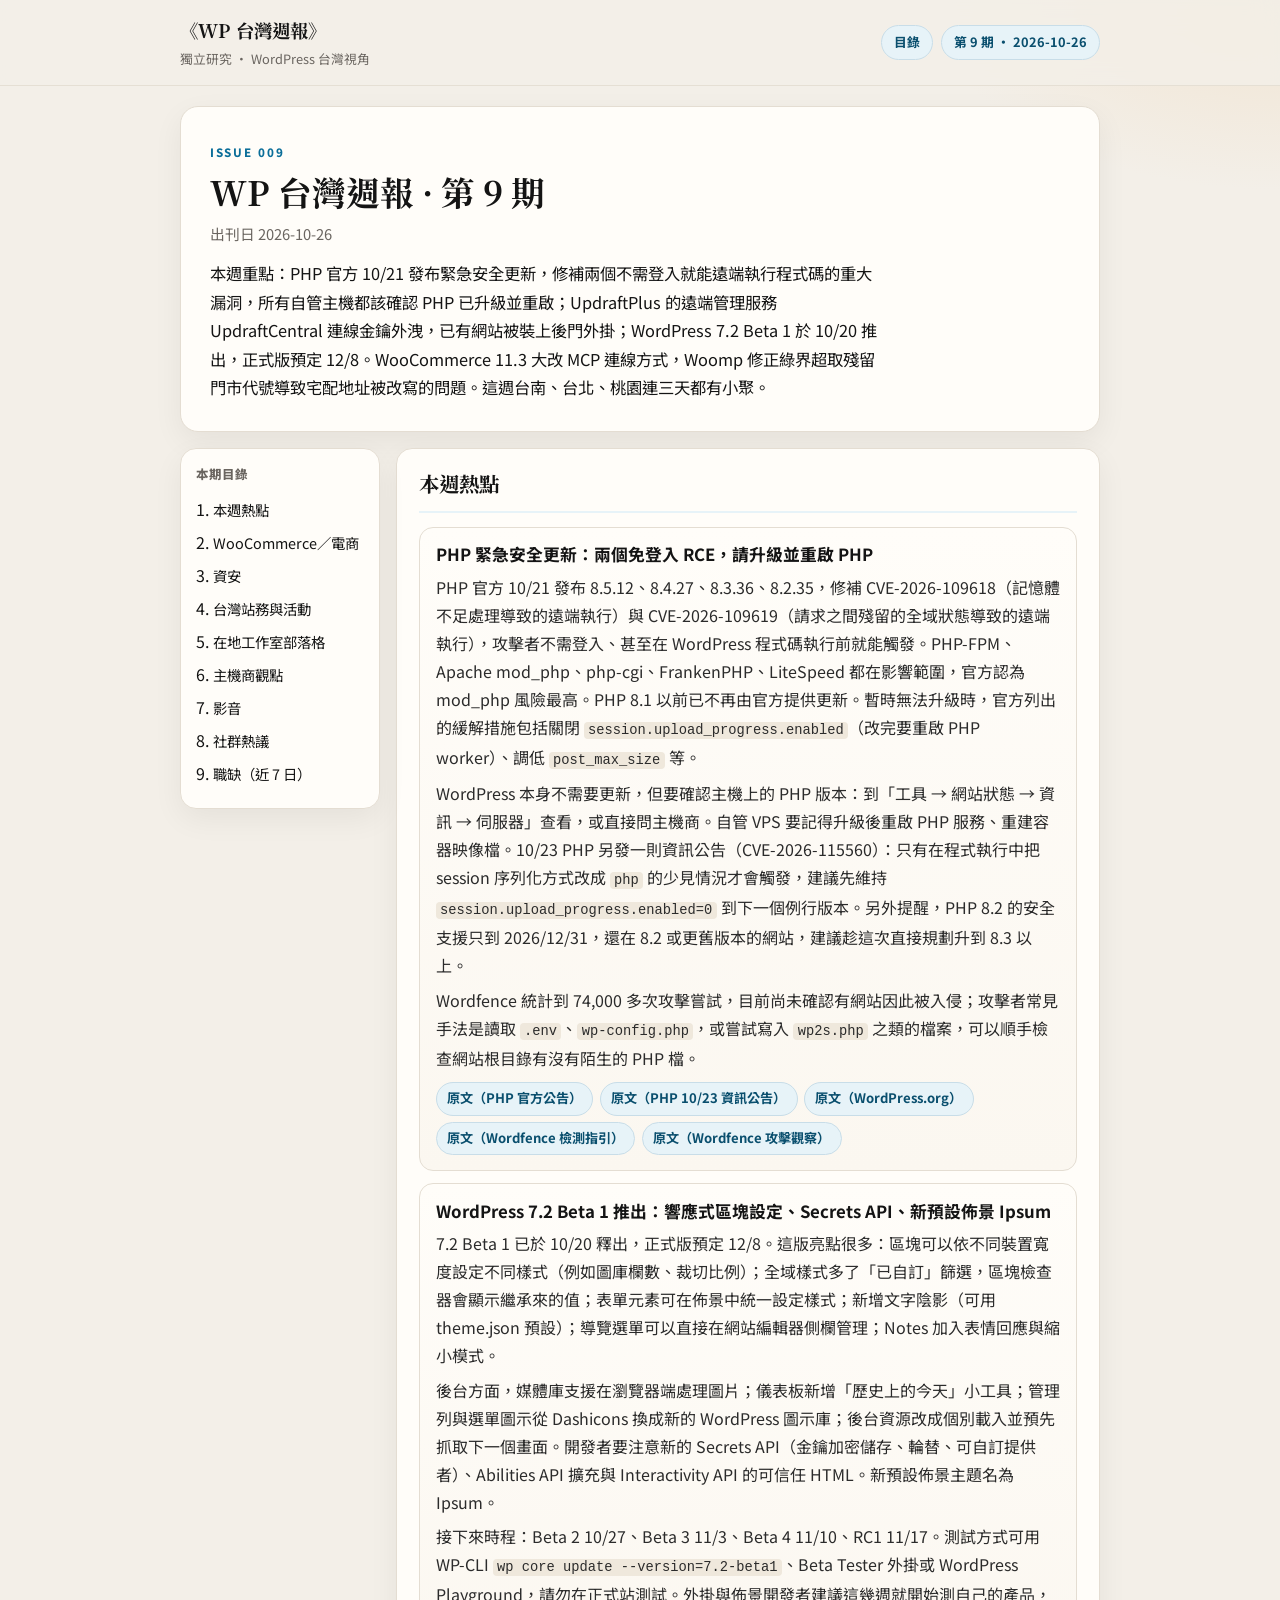
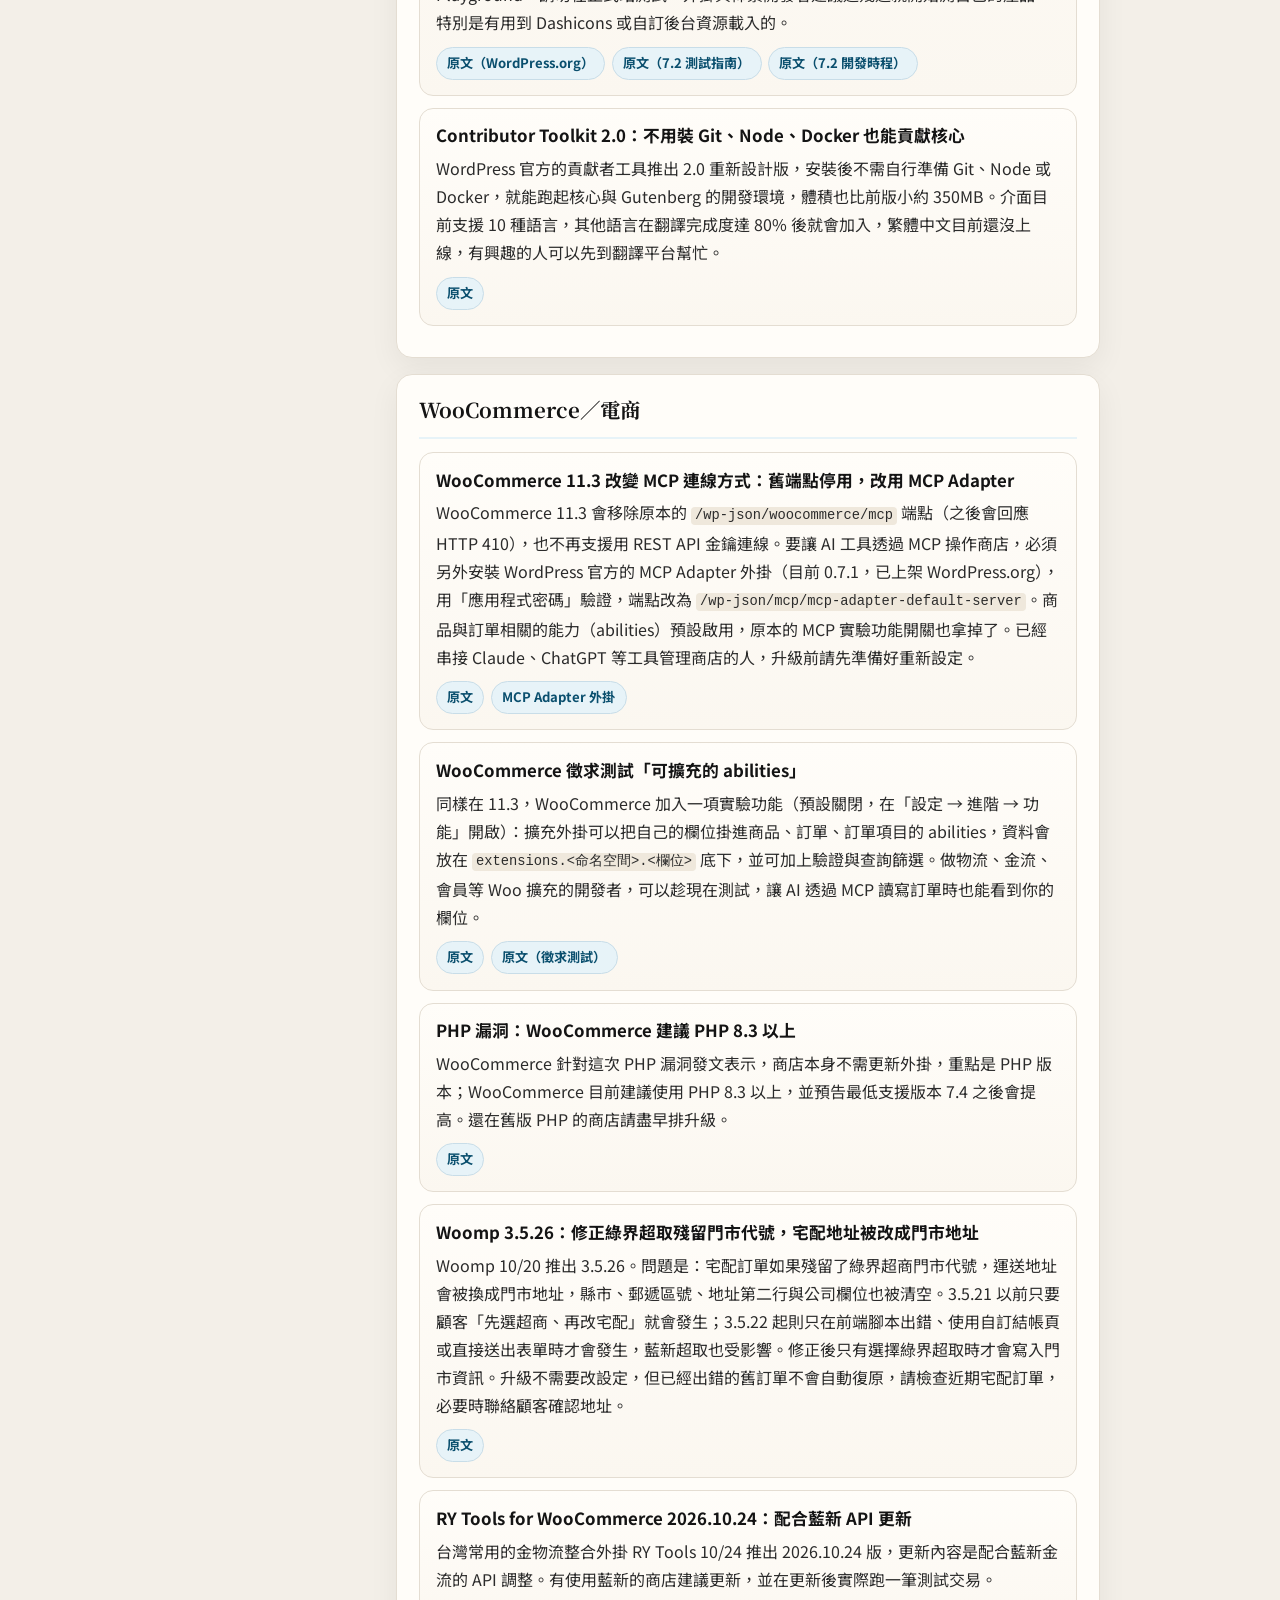
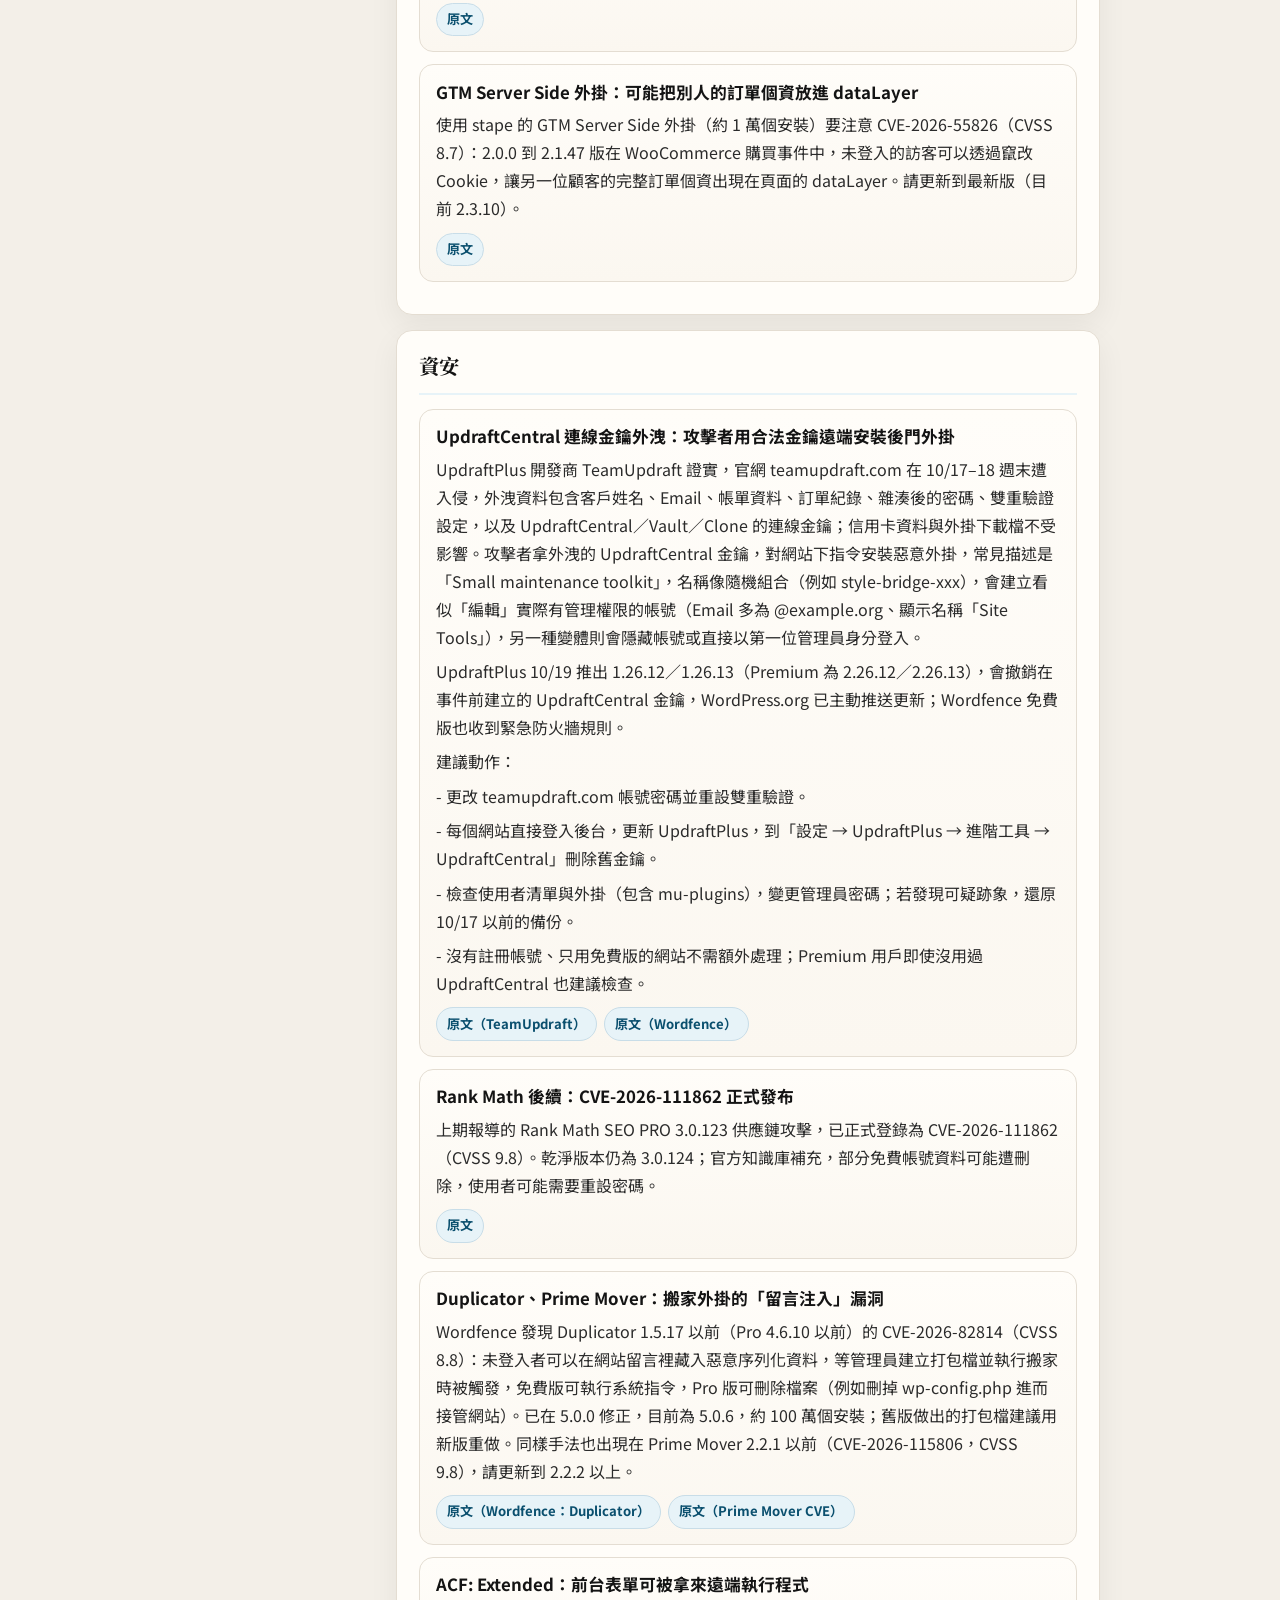
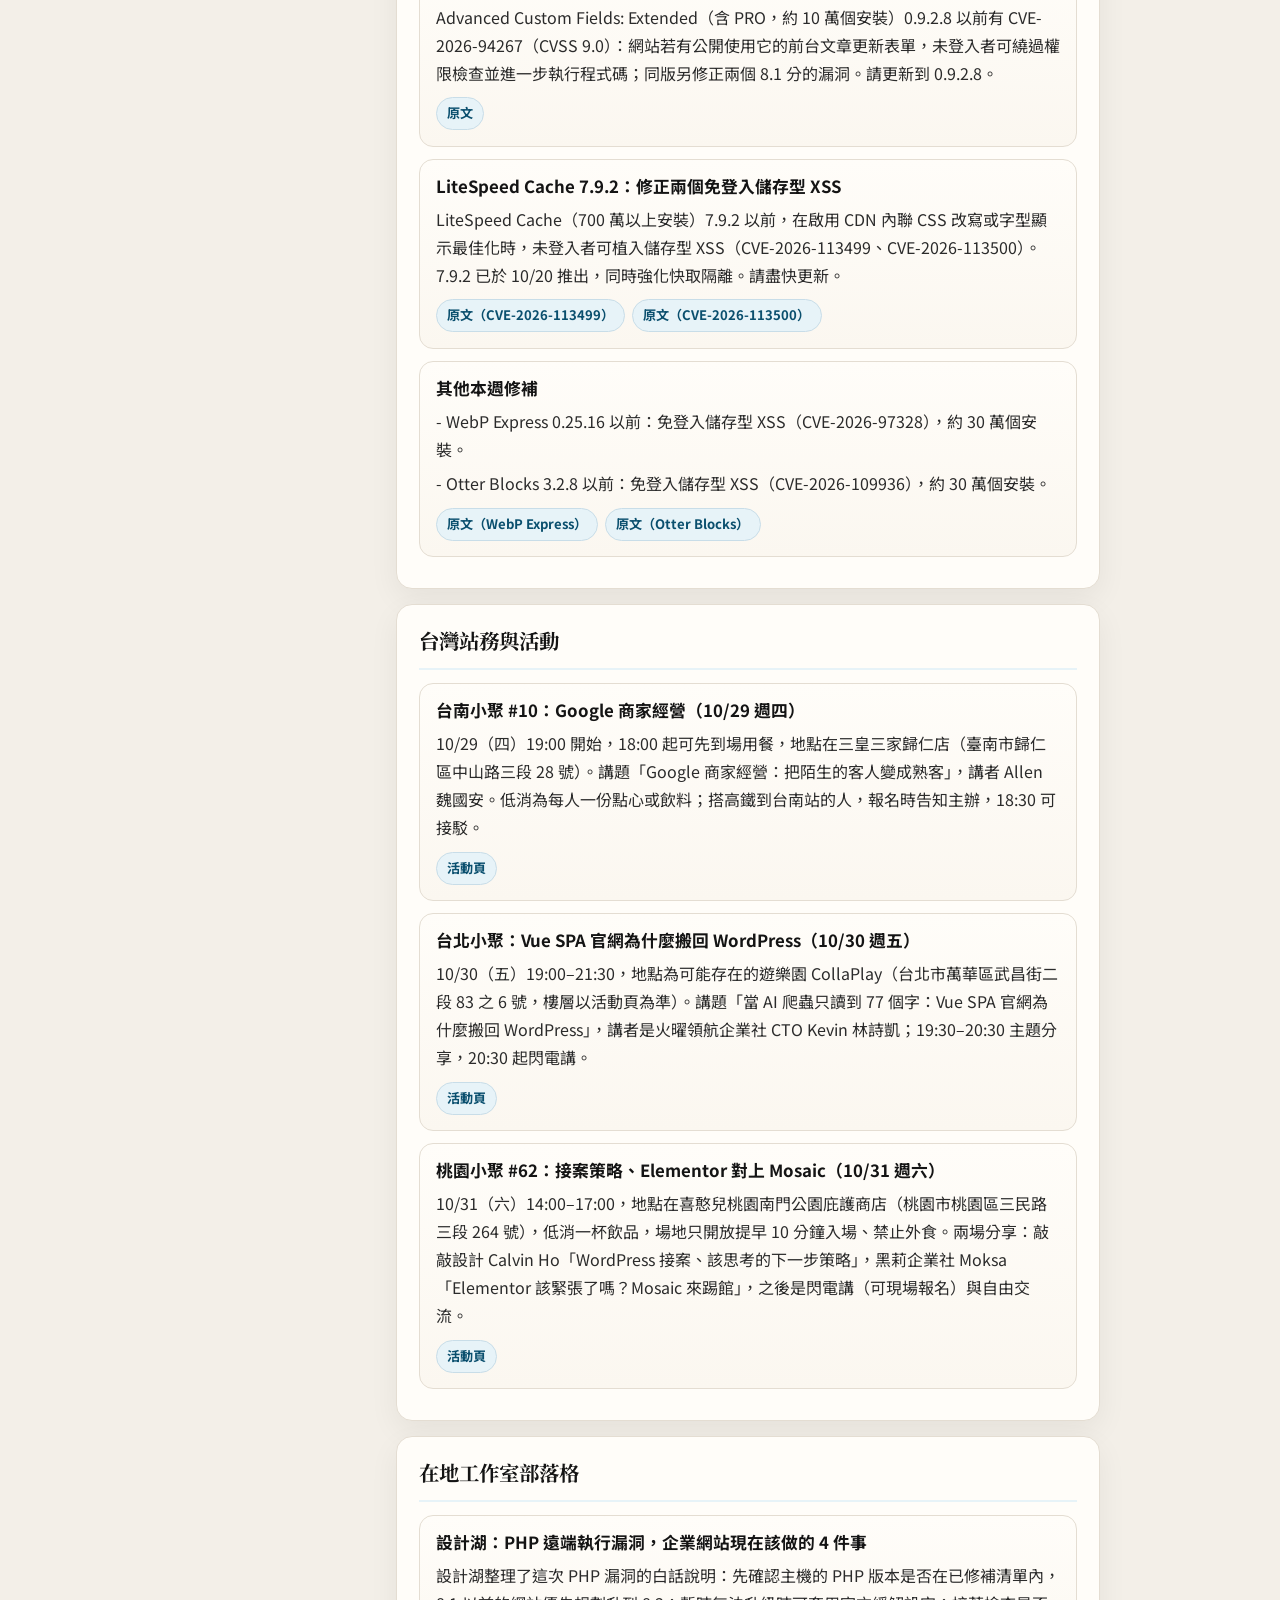
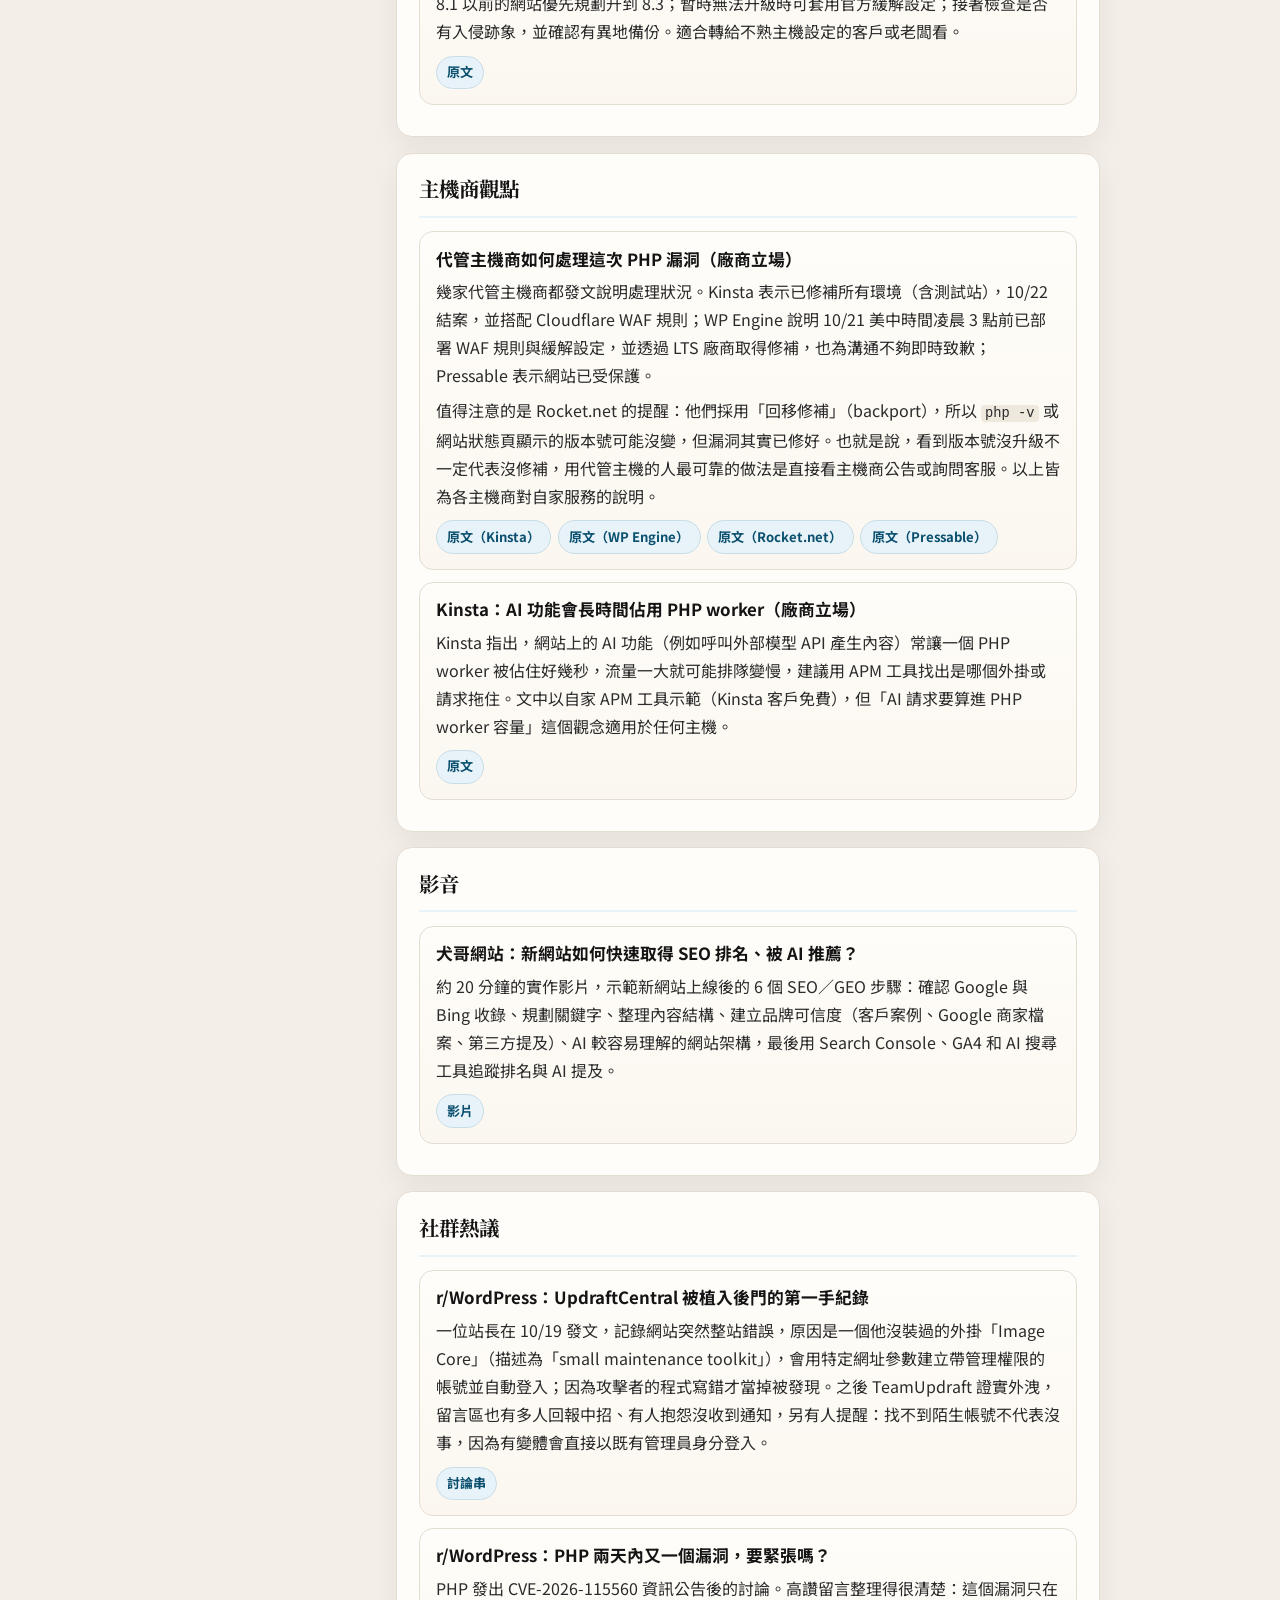
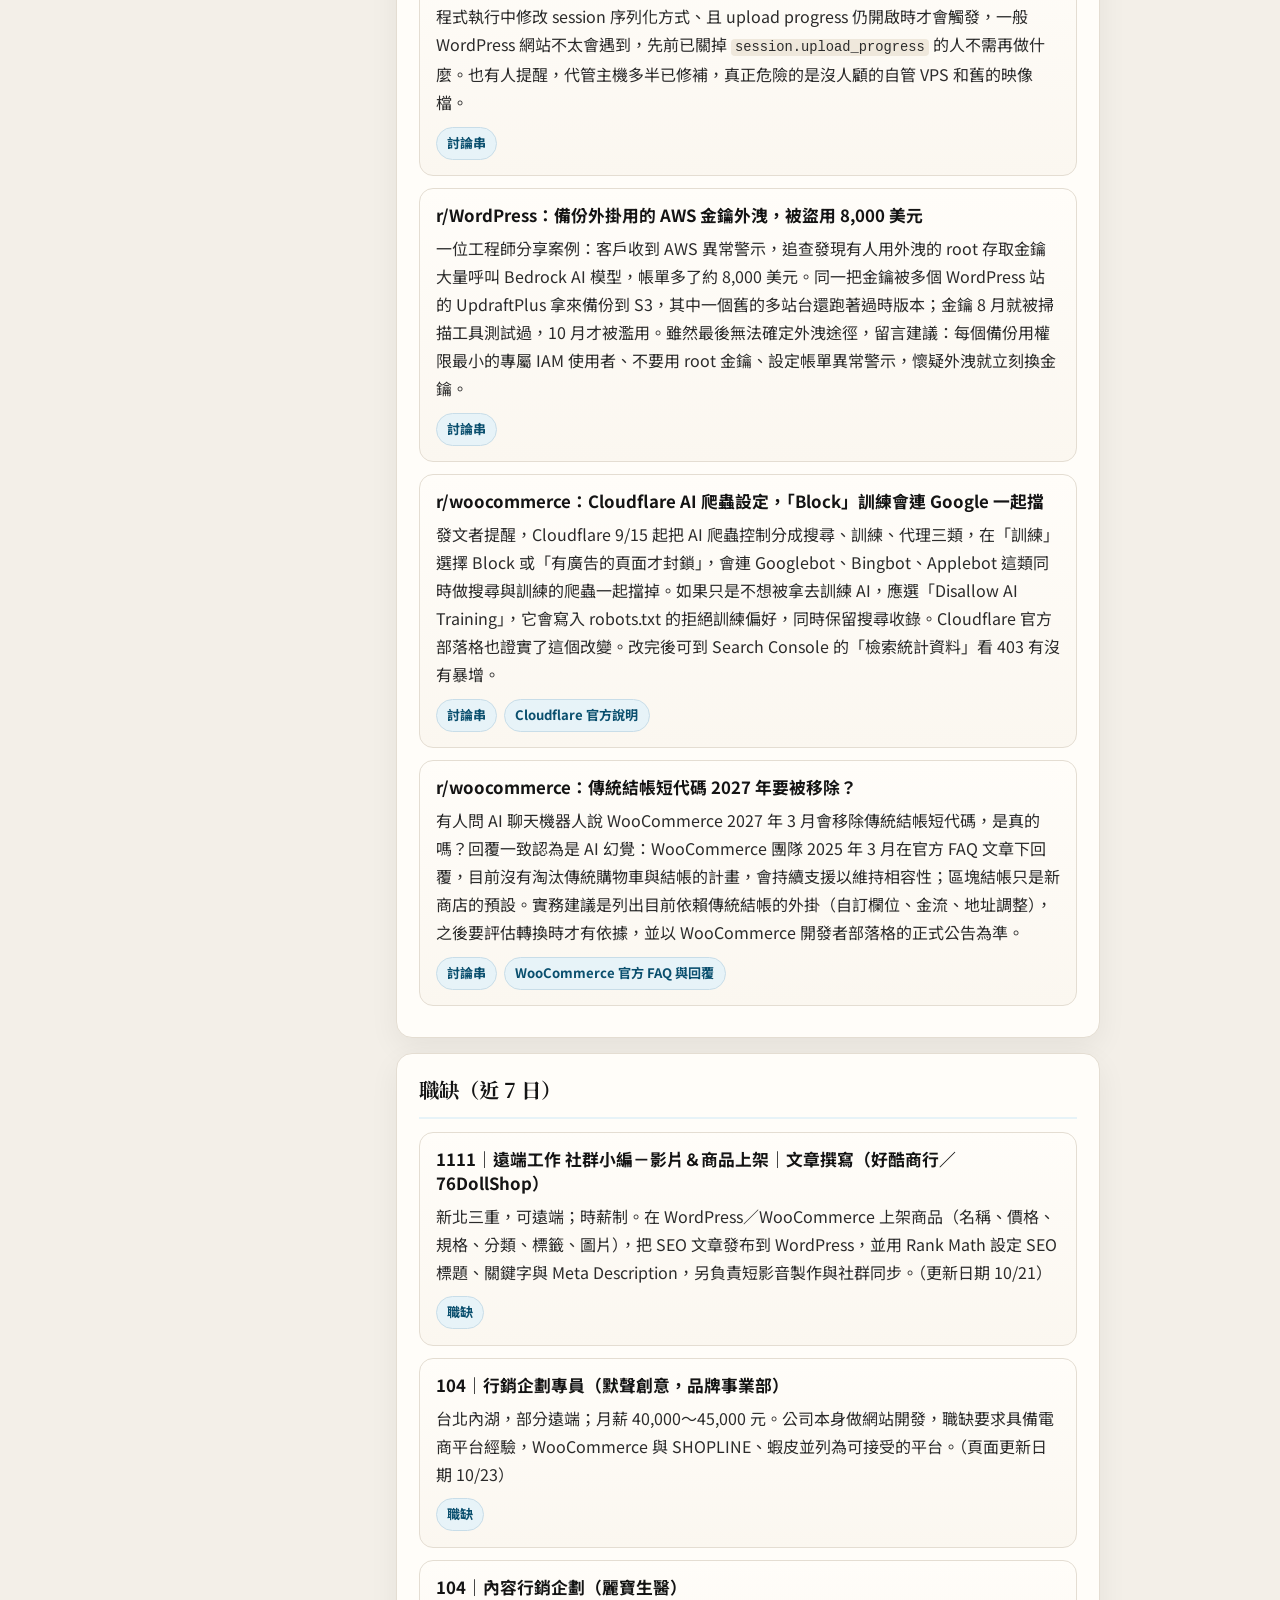
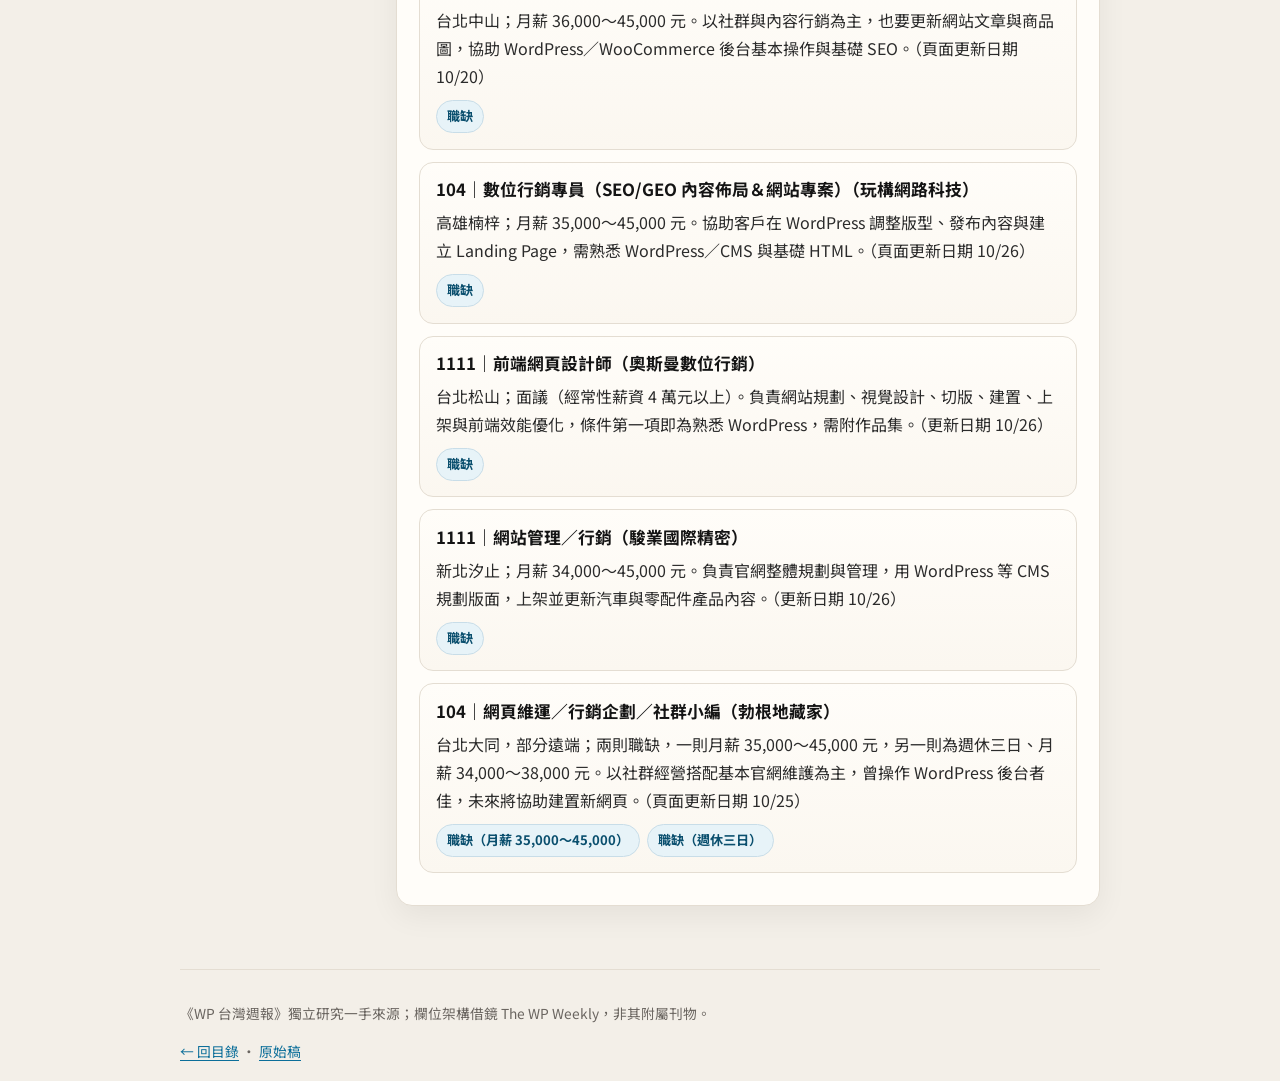
<file: issues/009.html>
<!DOCTYPE html>
<html lang="zh-Hant">
<head>
<meta charset="utf-8">
<meta name="viewport" content="width=device-width, initial-scale=1">
<title>WP 台灣週報 · 第 9 期｜WP 台灣週報</title>
<meta name="description" content="本週重點：PHP 官方 10/21 發布緊急安全更新，修補兩個不需登入就能遠端執行程式碼的重大漏洞，所有自管主機都該確認 PHP 已升級並重啟；UpdraftPlus 的遠端管理服務 UpdraftCentral 連線金鑰外洩，已有網站被裝上後門外掛；WordPress 7.2 Beta 1 於 10/20 推出，正式版預定 12/8。WooCommerce 11.3 大改 MCP 連線方式，Woomp 修正綠界超取殘留門市代號導致宅配地址被改寫的問題。這週台南、台北、桃園連三天都有小聚。">
<link rel="preconnect" href="https://fonts.googleapis.com">
<link rel="preconnect" href="https://fonts.gstatic.com" crossorigin>
<link href="https://fonts.googleapis.com/css2?family=Noto+Sans+TC:wght@400;500;700;800&family=Noto+Serif+TC:wght@600;700&display=swap" rel="stylesheet">
<link rel="stylesheet" href="../styles.css">
</head>
<body>
<header class="site-header">
  <div class="inner">
    <a class="brand" href="../"><strong>《WP 台灣週報》</strong><span>獨立研究 · WordPress 台灣視角</span></a>
    <div class="nav-links">
      <a href="../">目錄</a>
      <span class="badge">第 9 期 · 2026-10-26</span>
    </div>
  </div>
</header>
<section class="hero">
  <div class="kicker">ISSUE 009</div>
  <h1>WP 台灣週報 · 第 9 期</h1>
  <p class="meta">出刊日 2026-10-26</p>
  <p class="lede">本週重點：PHP 官方 10/21 發布緊急安全更新，修補兩個不需登入就能遠端執行程式碼的重大漏洞，所有自管主機都該確認 PHP 已升級並重啟；UpdraftPlus 的遠端管理服務 UpdraftCentral 連線金鑰外洩，已有網站被裝上後門外掛；WordPress 7.2 Beta 1 於 10/20 推出，正式版預定 12/8。WooCommerce 11.3 大改 MCP 連線方式，Woomp 修正綠界超取殘留門市代號導致宅配地址被改寫的問題。這週台南、台北、桃園連三天都有小聚。</p>
</section>
<div class="layout">
  <nav class="toc" aria-label="目錄"><h2>本期目錄</h2><ol><li><a href="#本週熱點">本週熱點</a></li><li><a href="#WooCommerce-電商">WooCommerce／電商</a></li><li><a href="#資安">資安</a></li><li><a href="#台灣站務與活動">台灣站務與活動</a></li><li><a href="#在地工作室部落格">在地工作室部落格</a></li><li><a href="#主機商觀點">主機商觀點</a></li><li><a href="#影音">影音</a></li><li><a href="#社群熱議">社群熱議</a></li><li><a href="#職缺-近-7-日">職缺（近 7 日）</a></li></ol></nav>
  <main class="main"><section class="section" id="本週熱點"><h2>本週熱點</h2><article class="card"><h3>PHP 緊急安全更新：兩個免登入 RCE，請升級並重啟 PHP</h3><p>PHP 官方 10/21 發布 8.5.12、8.4.27、8.3.36、8.2.35，修補 CVE-2026-109618（記憶體不足處理導致的遠端執行）與 CVE-2026-109619（請求之間殘留的全域狀態導致的遠端執行），攻擊者不需登入、甚至在 WordPress 程式碼執行前就能觸發。PHP-FPM、Apache mod_php、php-cgi、FrankenPHP、LiteSpeed 都在影響範圍，官方認為 mod_php 風險最高。PHP 8.1 以前已不再由官方提供更新。暫時無法升級時，官方列出的緩解措施包括關閉 <code>session.upload_progress.enabled</code>（改完要重啟 PHP worker）、調低 <code>post_max_size</code> 等。</p><p>WordPress 本身不需要更新，但要確認主機上的 PHP 版本：到「工具 → 網站狀態 → 資訊 → 伺服器」查看，或直接問主機商。自管 VPS 要記得升級後重啟 PHP 服務、重建容器映像檔。10/23 PHP 另發一則資訊公告（CVE-2026-115560）：只有在程式執行中把 session 序列化方式改成 <code>php</code> 的少見情況才會觸發，建議先維持 <code>session.upload_progress.enabled=0</code> 到下一個例行版本。另外提醒，PHP 8.2 的安全支援只到 2026/12/31，還在 8.2 或更舊版本的網站，建議趁這次直接規劃升到 8.3 以上。</p><p>Wordfence 統計到 74,000 多次攻擊嘗試，目前尚未確認有網站因此被入侵；攻擊者常見手法是讀取 <code>.env</code>、<code>wp-config.php</code>，或嘗試寫入 <code>wp2s.php</code> 之類的檔案，可以順手檢查網站根目錄有沒有陌生的 PHP 檔。</p><div class="links"><a href="https://www.php.net/archive/2026.php#2026-10-21-5" rel="noopener noreferrer" target="_blank">原文（PHP 官方公告）</a><a href="https://www.php.net/archive/2026.php#2026-10-23-1" rel="noopener noreferrer" target="_blank">原文（PHP 10/23 資訊公告）</a><a href="https://wordpress.org/news/2026/10/critical-php-security-release/" rel="noopener noreferrer" target="_blank">原文（WordPress.org）</a><a href="https://www.wordfence.com/blog/2026/10/critical-php-update-wordpress-vulnerabilities-testing/" rel="noopener noreferrer" target="_blank">原文（Wordfence 檢測指引）</a><a href="https://www.wordfence.com/blog/2026/10/attacks-on-php2shell-continue-but-no-known-compromises-as-a-result-yet/" rel="noopener noreferrer" target="_blank">原文（Wordfence 攻擊觀察）</a></div></article><article class="card"><h3>WordPress 7.2 Beta 1 推出：響應式區塊設定、Secrets API、新預設佈景 Ipsum</h3><p>7.2 Beta 1 已於 10/20 釋出，正式版預定 12/8。這版亮點很多：區塊可以依不同裝置寬度設定不同樣式（例如圖庫欄數、裁切比例）；全域樣式多了「已自訂」篩選，區塊檢查器會顯示繼承來的值；表單元素可在佈景中統一設定樣式；新增文字陰影（可用 theme.json 預設）；導覽選單可以直接在網站編輯器側欄管理；Notes 加入表情回應與縮小模式。</p><p>後台方面，媒體庫支援在瀏覽器端處理圖片；儀表板新增「歷史上的今天」小工具；管理列與選單圖示從 Dashicons 換成新的 WordPress 圖示庫；後台資源改成個別載入並預先抓取下一個畫面。開發者要注意新的 Secrets API（金鑰加密儲存、輪替、可自訂提供者）、Abilities API 擴充與 Interactivity API 的可信任 HTML。新預設佈景主題名為 Ipsum。</p><p>接下來時程：Beta 2 10/27、Beta 3 11/3、Beta 4 11/10、RC1 11/17。測試方式可用 WP-CLI <code>wp core update --version=7.2-beta1</code>、Beta Tester 外掛或 WordPress Playground，請勿在正式站測試。外掛與佈景開發者建議這幾週就開始測自己的產品，特別是有用到 Dashicons 或自訂後台資源載入的。</p><div class="links"><a href="https://wordpress.org/news/2026/10/wordpress-7-2-beta-1-is-ready-for-download-and-testing/" rel="noopener noreferrer" target="_blank">原文（WordPress.org）</a><a href="https://make.wordpress.org/test/2026/10/20/help-test-wordpress-7-2/" rel="noopener noreferrer" target="_blank">原文（7.2 測試指南）</a><a href="https://make.wordpress.org/core/7-2/" rel="noopener noreferrer" target="_blank">原文（7.2 開發時程）</a></div></article><article class="card"><h3>Contributor Toolkit 2.0：不用裝 Git、Node、Docker 也能貢獻核心</h3><p>WordPress 官方的貢獻者工具推出 2.0 重新設計版，安裝後不需自行準備 Git、Node 或 Docker，就能跑起核心與 Gutenberg 的開發環境，體積也比前版小約 350MB。介面目前支援 10 種語言，其他語言在翻譯完成度達 80% 後就會加入，繁體中文目前還沒上線，有興趣的人可以先到翻譯平台幫忙。</p><div class="links"><a href="https://make.wordpress.org/core/2026/10/23/wordpress-contributor-toolkit-2-0-a-redesigned-app-in-your-language/" rel="noopener noreferrer" target="_blank">原文</a></div></article></section><section class="section" id="WooCommerce-電商"><h2>WooCommerce／電商</h2><article class="card"><h3>WooCommerce 11.3 改變 MCP 連線方式：舊端點停用，改用 MCP Adapter</h3><p>WooCommerce 11.3 會移除原本的 <code>/wp-json/woocommerce/mcp</code> 端點（之後會回應 HTTP 410），也不再支援用 REST API 金鑰連線。要讓 AI 工具透過 MCP 操作商店，必須另外安裝 WordPress 官方的 MCP Adapter 外掛（目前 0.7.1，已上架 WordPress.org），用「應用程式密碼」驗證，端點改為 <code>/wp-json/mcp/mcp-adapter-default-server</code>。商品與訂單相關的能力（abilities）預設啟用，原本的 MCP 實驗功能開關也拿掉了。已經串接 Claude、ChatGPT 等工具管理商店的人，升級前請先準備好重新設定。</p><div class="links"><a href="https://developer.woocommerce.com/2026/10/21/woocommerce-11-3-mcp/" rel="noopener noreferrer" target="_blank">原文</a><a href="https://wordpress.org/plugins/mcp-adapter/" rel="noopener noreferrer" target="_blank">MCP Adapter 外掛</a></div></article><article class="card"><h3>WooCommerce 徵求測試「可擴充的 abilities」</h3><p>同樣在 11.3，WooCommerce 加入一項實驗功能（預設關閉，在「設定 → 進階 → 功能」開啟）：擴充外掛可以把自己的欄位掛進商品、訂單、訂單項目的 abilities，資料會放在 <code>extensions.&lt;命名空間&gt;.&lt;欄位&gt;</code> 底下，並可加上驗證與查詢篩選。做物流、金流、會員等 Woo 擴充的開發者，可以趁現在測試，讓 AI 透過 MCP 讀寫訂單時也能看到你的欄位。</p><div class="links"><a href="https://developer.woocommerce.com/2026/10/21/woocommerce-11-3-mcp/" rel="noopener noreferrer" target="_blank">原文</a><a href="https://developer.woocommerce.com/2026/10/22/extensible-abilities/" rel="noopener noreferrer" target="_blank">原文（徵求測試）</a></div></article><article class="card"><h3>PHP 漏洞：WooCommerce 建議 PHP 8.3 以上</h3><p>WooCommerce 針對這次 PHP 漏洞發文表示，商店本身不需更新外掛，重點是 PHP 版本；WooCommerce 目前建議使用 PHP 8.3 以上，並預告最低支援版本 7.4 之後會提高。還在舊版 PHP 的商店請盡早排升級。</p><div class="links"><a href="https://developer.woocommerce.com/2026/10/21/php-security-release/" rel="noopener noreferrer" target="_blank">原文</a></div></article><article class="card"><h3>Woomp 3.5.26：修正綠界超取殘留門市代號，宅配地址被改成門市地址</h3><p>Woomp 10/20 推出 3.5.26。問題是：宅配訂單如果殘留了綠界超商門市代號，運送地址會被換成門市地址，縣市、郵遞區號、地址第二行與公司欄位也被清空。3.5.21 以前只要顧客「先選超商、再改宅配」就會發生；3.5.22 起則只在前端腳本出錯、使用自訂結帳頁或直接送出表單時才會發生，藍新超取也受影響。修正後只有選擇綠界超取時才會寫入門市資訊。升級不需要改設定，但已經出錯的舊訂單不會自動復原，請檢查近期宅配訂單，必要時聯絡顧客確認地址。</p><div class="links"><a href="https://github.com/zenbuapps/woomp/releases/tag/v3.5.26" rel="noopener noreferrer" target="_blank">原文</a></div></article><article class="card"><h3>RY Tools for WooCommerce 2026.10.24：配合藍新 API 更新</h3><p>台灣常用的金物流整合外掛 RY Tools 10/24 推出 2026.10.24 版，更新內容是配合藍新金流的 API 調整。有使用藍新的商店建議更新，並在更新後實際跑一筆測試交易。</p><div class="links"><a href="https://tw.wordpress.org/plugins/ry-woocommerce-tools/" rel="noopener noreferrer" target="_blank">原文</a></div></article><article class="card"><h3>GTM Server Side 外掛：可能把別人的訂單個資放進 dataLayer</h3><p>使用 stape 的 GTM Server Side 外掛（約 1 萬個安裝）要注意 CVE-2026-55826（CVSS 8.7）：2.0.0 到 2.1.47 版在 WooCommerce 購買事件中，未登入的訪客可以透過竄改 Cookie，讓另一位顧客的完整訂單個資出現在頁面的 dataLayer。請更新到最新版（目前 2.3.10）。</p><div class="links"><a href="https://www.cve.org/CVERecord?id=CVE-2026-55826" rel="noopener noreferrer" target="_blank">原文</a></div></article></section><section class="section" id="資安"><h2>資安</h2><article class="card"><h3>UpdraftCentral 連線金鑰外洩：攻擊者用合法金鑰遠端安裝後門外掛</h3><p>UpdraftPlus 開發商 TeamUpdraft 證實，官網 teamupdraft.com 在 10/17–18 週末遭入侵，外洩資料包含客戶姓名、Email、帳單資料、訂單紀錄、雜湊後的密碼、雙重驗證設定，以及 UpdraftCentral／Vault／Clone 的連線金鑰；信用卡資料與外掛下載檔不受影響。攻擊者拿外洩的 UpdraftCentral 金鑰，對網站下指令安裝惡意外掛，常見描述是「Small maintenance toolkit」，名稱像隨機組合（例如 style-bridge-xxx），會建立看似「編輯」實際有管理權限的帳號（Email 多為 @example.org、顯示名稱「Site Tools」），另一種變體則會隱藏帳號或直接以第一位管理員身分登入。</p><p>UpdraftPlus 10/19 推出 1.26.12／1.26.13（Premium 為 2.26.12／2.26.13），會撤銷在事件前建立的 UpdraftCentral 金鑰，WordPress.org 已主動推送更新；Wordfence 免費版也收到緊急防火牆規則。</p><p>建議動作：</p><p>- 更改 teamupdraft.com 帳號密碼並重設雙重驗證。</p><p>- 每個網站直接登入後台，更新 UpdraftPlus，到「設定 → UpdraftPlus → 進階工具 → UpdraftCentral」刪除舊金鑰。</p><p>- 檢查使用者清單與外掛（包含 mu-plugins），變更管理員密碼；若發現可疑跡象，還原 10/17 以前的備份。</p><p>- 沒有註冊帳號、只用免費版的網站不需額外處理；Premium 用戶即使沒用過 UpdraftCentral 也建議檢查。</p><div class="links"><a href="https://teamupdraft.com/blog/security-incident-october-2026/" rel="noopener noreferrer" target="_blank">原文（TeamUpdraft）</a><a href="https://www.wordfence.com/blog/2026/10/updraftcentral-connection-key-compromise/" rel="noopener noreferrer" target="_blank">原文（Wordfence）</a></div></article><article class="card"><h3>Rank Math 後續：CVE-2026-111862 正式發布</h3><p>上期報導的 Rank Math SEO PRO 3.0.123 供應鏈攻擊，已正式登錄為 CVE-2026-111862（CVSS 9.8）。乾淨版本仍為 3.0.124；官方知識庫補充，部分免費帳號資料可能遭刪除，使用者可能需要重設密碼。</p><div class="links"><a href="https://www.cve.org/CVERecord?id=CVE-2026-111862" rel="noopener noreferrer" target="_blank">原文</a></div></article><article class="card"><h3>Duplicator、Prime Mover：搬家外掛的「留言注入」漏洞</h3><p>Wordfence 發現 Duplicator 1.5.17 以前（Pro 4.6.10 以前）的 CVE-2026-82814（CVSS 8.8）：未登入者可以在網站留言裡藏入惡意序列化資料，等管理員建立打包檔並執行搬家時被觸發，免費版可執行系統指令，Pro 版可刪除檔案（例如刪掉 wp-config.php 進而接管網站）。已在 5.0.0 修正，目前為 5.0.6，約 100 萬個安裝；舊版做出的打包檔建議用新版重做。同樣手法也出現在 Prime Mover 2.2.1 以前（CVE-2026-115806，CVSS 9.8），請更新到 2.2.2 以上。</p><div class="links"><a href="https://www.wordfence.com/blog/2026/10/wordfence-argus-discovers-high-severity-unauthenticated-php-object-injection-in-duplicator/" rel="noopener noreferrer" target="_blank">原文（Wordfence：Duplicator）</a><a href="https://www.cve.org/CVERecord?id=CVE-2026-115806" rel="noopener noreferrer" target="_blank">原文（Prime Mover CVE）</a></div></article><article class="card"><h3>ACF: Extended：前台表單可被拿來遠端執行程式</h3><p>Advanced Custom Fields: Extended（含 PRO，約 10 萬個安裝）0.9.2.8 以前有 CVE-2026-94267（CVSS 9.0）：網站若有公開使用它的前台文章更新表單，未登入者可繞過權限檢查並進一步執行程式碼；同版另修正兩個 8.1 分的漏洞。請更新到 0.9.2.8。</p><div class="links"><a href="https://www.cve.org/CVERecord?id=CVE-2026-94267" rel="noopener noreferrer" target="_blank">原文</a></div></article><article class="card"><h3>LiteSpeed Cache 7.9.2：修正兩個免登入儲存型 XSS</h3><p>LiteSpeed Cache（700 萬以上安裝）7.9.2 以前，在啟用 CDN 內聯 CSS 改寫或字型顯示最佳化時，未登入者可植入儲存型 XSS（CVE-2026-113499、CVE-2026-113500）。7.9.2 已於 10/20 推出，同時強化快取隔離。請盡快更新。</p><div class="links"><a href="https://www.cve.org/CVERecord?id=CVE-2026-113499" rel="noopener noreferrer" target="_blank">原文（CVE-2026-113499）</a><a href="https://www.cve.org/CVERecord?id=CVE-2026-113500" rel="noopener noreferrer" target="_blank">原文（CVE-2026-113500）</a></div></article><article class="card"><h3>其他本週修補</h3><p>- WebP Express 0.25.16 以前：免登入儲存型 XSS（CVE-2026-97328），約 30 萬個安裝。</p><p>- Otter Blocks 3.2.8 以前：免登入儲存型 XSS（CVE-2026-109936），約 30 萬個安裝。</p><div class="links"><a href="https://www.cve.org/CVERecord?id=CVE-2026-97328" rel="noopener noreferrer" target="_blank">原文（WebP Express）</a><a href="https://www.cve.org/CVERecord?id=CVE-2026-109936" rel="noopener noreferrer" target="_blank">原文（Otter Blocks）</a></div></article></section><section class="section" id="台灣站務與活動"><h2>台灣站務與活動</h2><article class="card"><h3>台南小聚 #10：Google 商家經營（10/29 週四）</h3><p>10/29（四）19:00 開始，18:00 起可先到場用餐，地點在三皇三家歸仁店（臺南市歸仁區中山路三段 28 號）。講題「Google 商家經營：把陌生的客人變成熟客」，講者 Allen 魏國安。低消為每人一份點心或飲料；搭高鐵到台南站的人，報名時告知主辦，18:30 可接駁。</p><div class="links"><a href="https://www.meetup.com/kaohsiung-wordpress-meetup/events/317044562/" rel="noopener noreferrer" target="_blank">活動頁</a></div></article><article class="card"><h3>台北小聚：Vue SPA 官網為什麼搬回 WordPress（10/30 週五）</h3><p>10/30（五）19:00–21:30，地點為可能存在的遊樂園 CollaPlay（台北市萬華區武昌街二段 83 之 6 號，樓層以活動頁為準）。講題「當 AI 爬蟲只讀到 77 個字：Vue SPA 官網為什麼搬回 WordPress」，講者是火曜領航企業社 CTO Kevin 林詩凱；19:30–20:30 主題分享，20:30 起閃電講。</p><div class="links"><a href="https://www.meetup.com/taipei-wordpress/events/316945507/" rel="noopener noreferrer" target="_blank">活動頁</a></div></article><article class="card"><h3>桃園小聚 #62：接案策略、Elementor 對上 Mosaic（10/31 週六）</h3><p>10/31（六）14:00–17:00，地點在喜憨兒桃園南門公園庇護商店（桃園市桃園區三民路三段 264 號），低消一杯飲品，場地只開放提早 10 分鐘入場、禁止外食。兩場分享：敲敲設計 Calvin Ho「WordPress 接案、該思考的下一步策略」，黑莉企業社 Moksa「Elementor 該緊張了嗎？Mosaic 來踢館」，之後是閃電講（可現場報名）與自由交流。</p><div class="links"><a href="https://www.meetup.com/taoyuan-wordpress-meetup/events/316950942/" rel="noopener noreferrer" target="_blank">活動頁</a></div></article></section><section class="section" id="在地工作室部落格"><h2>在地工作室部落格</h2><article class="card"><h3>設計湖：PHP 遠端執行漏洞，企業網站現在該做的 4 件事</h3><p>設計湖整理了這次 PHP 漏洞的白話說明：先確認主機的 PHP 版本是否在已修補清單內，8.1 以前的網站優先規劃升到 8.3；暫時無法升級時可套用官方緩解設定；接著檢查是否有入侵跡象，並確認有異地備份。適合轉給不熟主機設定的客戶或老闆看。</p><div class="links"><a href="https://www.design-hu.com/web-news/php-rce-vulnerability-cve-2026-109618.html" rel="noopener noreferrer" target="_blank">原文</a></div></article></section><section class="section" id="主機商觀點"><h2>主機商觀點</h2><article class="card"><h3>代管主機商如何處理這次 PHP 漏洞（廠商立場）</h3><p>幾家代管主機商都發文說明處理狀況。Kinsta 表示已修補所有環境（含測試站），10/22 結案，並搭配 Cloudflare WAF 規則；WP Engine 說明 10/21 美中時間凌晨 3 點前已部署 WAF 規則與緩解設定，並透過 LTS 廠商取得修補，也為溝通不夠即時致歉；Pressable 表示網站已受保護。</p><p>值得注意的是 Rocket.net 的提醒：他們採用「回移修補」（backport），所以 <code>php -v</code> 或網站狀態頁顯示的版本號可能沒變，但漏洞其實已修好。也就是說，看到版本號沒升級不一定代表沒修補，用代管主機的人最可靠的做法是直接看主機商公告或詢問客服。以上皆為各主機商對自家服務的說明。</p><div class="links"><a href="https://kinsta.com/blog/php2shell-kinsta-wordpress/" rel="noopener noreferrer" target="_blank">原文（Kinsta）</a><a href="https://wpengine.com/blog/php-vulnerability-update/" rel="noopener noreferrer" target="_blank">原文（WP Engine）</a><a href="https://rocket.net/blog/critical-php-vulnerabilities-rocket-nets-response/" rel="noopener noreferrer" target="_blank">原文（Rocket.net）</a><a href="https://pressable.com/blog/your-pressable-sites-are-already-protected-from-the-recent-critical-php-security-update/" rel="noopener noreferrer" target="_blank">原文（Pressable）</a></div></article><article class="card"><h3>Kinsta：AI 功能會長時間佔用 PHP worker（廠商立場）</h3><p>Kinsta 指出，網站上的 AI 功能（例如呼叫外部模型 API 產生內容）常讓一個 PHP worker 被佔住好幾秒，流量一大就可能排隊變慢，建議用 APM 工具找出是哪個外掛或請求拖住。文中以自家 APM 工具示範（Kinsta 客戶免費），但「AI 請求要算進 PHP worker 容量」這個觀念適用於任何主機。</p><div class="links"><a href="https://kinsta.com/blog/monitor-wordpress-ai-workloads/" rel="noopener noreferrer" target="_blank">原文</a></div></article></section><section class="section" id="影音"><h2>影音</h2><article class="card"><h3>犬哥網站：新網站如何快速取得 SEO 排名、被 AI 推薦？</h3><p>約 20 分鐘的實作影片，示範新網站上線後的 6 個 SEO／GEO 步驟：確認 Google 與 Bing 收錄、規劃關鍵字、整理內容結構、建立品牌可信度（客戶案例、Google 商家檔案、第三方提及）、AI 較容易理解的網站架構，最後用 Search Console、GA4 和 AI 搜尋工具追蹤排名與 AI 提及。</p><div class="links"><a href="https://www.youtube.com/watch?v=Uu2IBgaP6wY" rel="noopener noreferrer" target="_blank">影片</a></div></article></section><section class="section" id="社群熱議"><h2>社群熱議</h2><article class="card"><h3>r/WordPress：UpdraftCentral 被植入後門的第一手紀錄</h3><p>一位站長在 10/19 發文，記錄網站突然整站錯誤，原因是一個他沒裝過的外掛「Image Core」（描述為「small maintenance toolkit」），會用特定網址參數建立帶管理權限的帳號並自動登入；因為攻擊者的程式寫錯才當掉被發現。之後 TeamUpdraft 證實外洩，留言區也有多人回報中招、有人抱怨沒收到通知，另有人提醒：找不到陌生帳號不代表沒事，因為有變體會直接以既有管理員身分登入。</p><div class="links"><a href="https://www.reddit.com/r/Wordpress/comments/1x9mp8q/backdoor_plugin_dropped_on_my_wordpress_site/" rel="noopener noreferrer" target="_blank">討論串</a></div></article><article class="card"><h3>r/WordPress：PHP 兩天內又一個漏洞，要緊張嗎？</h3><p>PHP 發出 CVE-2026-115560 資訊公告後的討論。高讚留言整理得很清楚：這個漏洞只在程式執行中修改 session 序列化方式、且 upload progress 仍開啟時才會觸發，一般 WordPress 網站不太會遇到，先前已關掉 <code>session.upload_progress</code> 的人不需再做什麼。也有人提醒，代管主機多半已修補，真正危險的是沒人顧的自管 VPS 和舊的映像檔。</p><div class="links"><a href="https://www.reddit.com/r/Wordpress/comments/1xdcabj/another_php_issue_php_warns_of_another_unpatched/" rel="noopener noreferrer" target="_blank">討論串</a></div></article><article class="card"><h3>r/WordPress：備份外掛用的 AWS 金鑰外洩，被盜用 8,000 美元</h3><p>一位工程師分享案例：客戶收到 AWS 異常警示，追查發現有人用外洩的 root 存取金鑰大量呼叫 Bedrock AI 模型，帳單多了約 8,000 美元。同一把金鑰被多個 WordPress 站的 UpdraftPlus 拿來備份到 S3，其中一個舊的多站台還跑著過時版本；金鑰 8 月就被掃描工具測試過，10 月才被濫用。雖然最後無法確定外洩途徑，留言建議：每個備份用權限最小的專屬 IAM 使用者、不要用 root 金鑰、設定帳單異常警示，懷疑外洩就立刻換金鑰。</p><div class="links"><a href="https://www.reddit.com/r/Wordpress/comments/1xf6z2a/careless_aws_key_handling_on_wordpress_backup/" rel="noopener noreferrer" target="_blank">討論串</a></div></article><article class="card"><h3>r/woocommerce：Cloudflare AI 爬蟲設定，「Block」訓練會連 Google 一起擋</h3><p>發文者提醒，Cloudflare 9/15 起把 AI 爬蟲控制分成搜尋、訓練、代理三類，在「訓練」選擇 Block 或「有廣告的頁面才封鎖」，會連 Googlebot、Bingbot、Applebot 這類同時做搜尋與訓練的爬蟲一起擋掉。如果只是不想被拿去訓練 AI，應選「Disallow AI Training」，它會寫入 robots.txt 的拒絕訓練偏好，同時保留搜尋收錄。Cloudflare 官方部落格也證實了這個改變。改完後可到 Search Console 的「檢索統計資料」看 403 有沒有暴增。</p><div class="links"><a href="https://www.reddit.com/r/woocommerce/comments/1xchi1p/setting_up_cloudflares_ai_bot_controls_on_your/" rel="noopener noreferrer" target="_blank">討論串</a><a href="https://blog.cloudflare.com/accountable-mixed-use-ai-crawlers/" rel="noopener noreferrer" target="_blank">Cloudflare 官方說明</a></div></article><article class="card"><h3>r/woocommerce：傳統結帳短代碼 2027 年要被移除？</h3><p>有人問 AI 聊天機器人說 WooCommerce 2027 年 3 月會移除傳統結帳短代碼，是真的嗎？回覆一致認為是 AI 幻覺：WooCommerce 團隊 2025 年 3 月在官方 FAQ 文章下回覆，目前沒有淘汰傳統購物車與結帳的計畫，會持續支援以維持相容性；區塊結帳只是新商店的預設。實務建議是列出目前依賴傳統結帳的外掛（自訂欄位、金流、地址調整），之後要評估轉換時才有依據，並以 WooCommerce 開發者部落格的正式公告為準。</p><div class="links"><a href="https://www.reddit.com/r/woocommerce/comments/1xcl5gv/is_the_classic_woocommerce_checkout_shortcode/" rel="noopener noreferrer" target="_blank">討論串</a><a href="https://developer.woocommerce.com/2023/11/06/faq-extending-cart-and-checkout-blocks/" rel="noopener noreferrer" target="_blank">WooCommerce 官方 FAQ 與回覆</a></div></article></section><section class="section" id="職缺-近-7-日"><h2>職缺（近 7 日）</h2><article class="card"><h3>1111｜遠端工作 社群小編－影片＆商品上架｜文章撰寫（好酷商行／76DollShop）</h3><p>新北三重，可遠端；時薪制。在 WordPress／WooCommerce 上架商品（名稱、價格、規格、分類、標籤、圖片），把 SEO 文章發布到 WordPress，並用 Rank Math 設定 SEO 標題、關鍵字與 Meta Description，另負責短影音製作與社群同步。（更新日期 10/21）</p><div class="links"><a href="https://www.1111.com.tw/job/132830553" rel="noopener noreferrer" target="_blank">職缺</a></div></article><article class="card"><h3>104｜行銷企劃專員（默聲創意，品牌事業部）</h3><p>台北內湖，部分遠端；月薪 40,000～45,000 元。公司本身做網站開發，職缺要求具備電商平台經驗，WooCommerce 與 SHOPLINE、蝦皮並列為可接受的平台。（頁面更新日期 10/23）</p><div class="links"><a href="https://www.104.com.tw/job/8hvaj" rel="noopener noreferrer" target="_blank">職缺</a></div></article><article class="card"><h3>104｜內容行銷企劃（麗寶生醫）</h3><p>台北中山；月薪 36,000～45,000 元。以社群與內容行銷為主，也要更新網站文章與商品圖，協助 WordPress／WooCommerce 後台基本操作與基礎 SEO。（頁面更新日期 10/20）</p><div class="links"><a href="https://www.104.com.tw/job/94tic" rel="noopener noreferrer" target="_blank">職缺</a></div></article><article class="card"><h3>104｜數位行銷專員（SEO/GEO 內容佈局＆網站專案）（玩構網路科技）</h3><p>高雄楠梓；月薪 35,000～45,000 元。協助客戶在 WordPress 調整版型、發布內容與建立 Landing Page，需熟悉 WordPress／CMS 與基礎 HTML。（頁面更新日期 10/26）</p><div class="links"><a href="https://www.104.com.tw/job/8kom7" rel="noopener noreferrer" target="_blank">職缺</a></div></article><article class="card"><h3>1111｜前端網頁設計師（奧斯曼數位行銷）</h3><p>台北松山；面議（經常性薪資 4 萬元以上）。負責網站規劃、視覺設計、切版、建置、上架與前端效能優化，條件第一項即為熟悉 WordPress，需附作品集。（更新日期 10/26）</p><div class="links"><a href="https://www.1111.com.tw/job/130212021" rel="noopener noreferrer" target="_blank">職缺</a></div></article><article class="card"><h3>1111｜網站管理／行銷（駿業國際精密）</h3><p>新北汐止；月薪 34,000～45,000 元。負責官網整體規劃與管理，用 WordPress 等 CMS 規劃版面，上架並更新汽車與零配件產品內容。（更新日期 10/26）</p><div class="links"><a href="https://www.1111.com.tw/job/132803015" rel="noopener noreferrer" target="_blank">職缺</a></div></article><article class="card"><h3>104｜網頁維運／行銷企劃／社群小編（勃根地藏家）</h3><p>台北大同，部分遠端；兩則職缺，一則月薪 35,000～45,000 元，另一則為週休三日、月薪 34,000～38,000 元。以社群經營搭配基本官網維護為主，曾操作 WordPress 後台者佳，未來將協助建置新網頁。（頁面更新日期 10/25）</p><div class="links"><a href="https://www.104.com.tw/job/8cdno" rel="noopener noreferrer" target="_blank">職缺（月薪 35,000～45,000）</a><a href="https://www.104.com.tw/job/953tw" rel="noopener noreferrer" target="_blank">職缺（週休三日）</a></div></article></section></main>
</div>
<footer class="site-footer">
  <p>《WP 台灣週報》獨立研究一手來源；欄位架構借鏡 The WP Weekly，非其附屬刊物。</p>
  <p><a href="../">← 回目錄</a> · <a href="https://github.com/oberonlai/wp-taiwan-weekly/blob/main/content/issue-009.md">原始稿</a></p>
</footer>
</body>
</html>
</file>
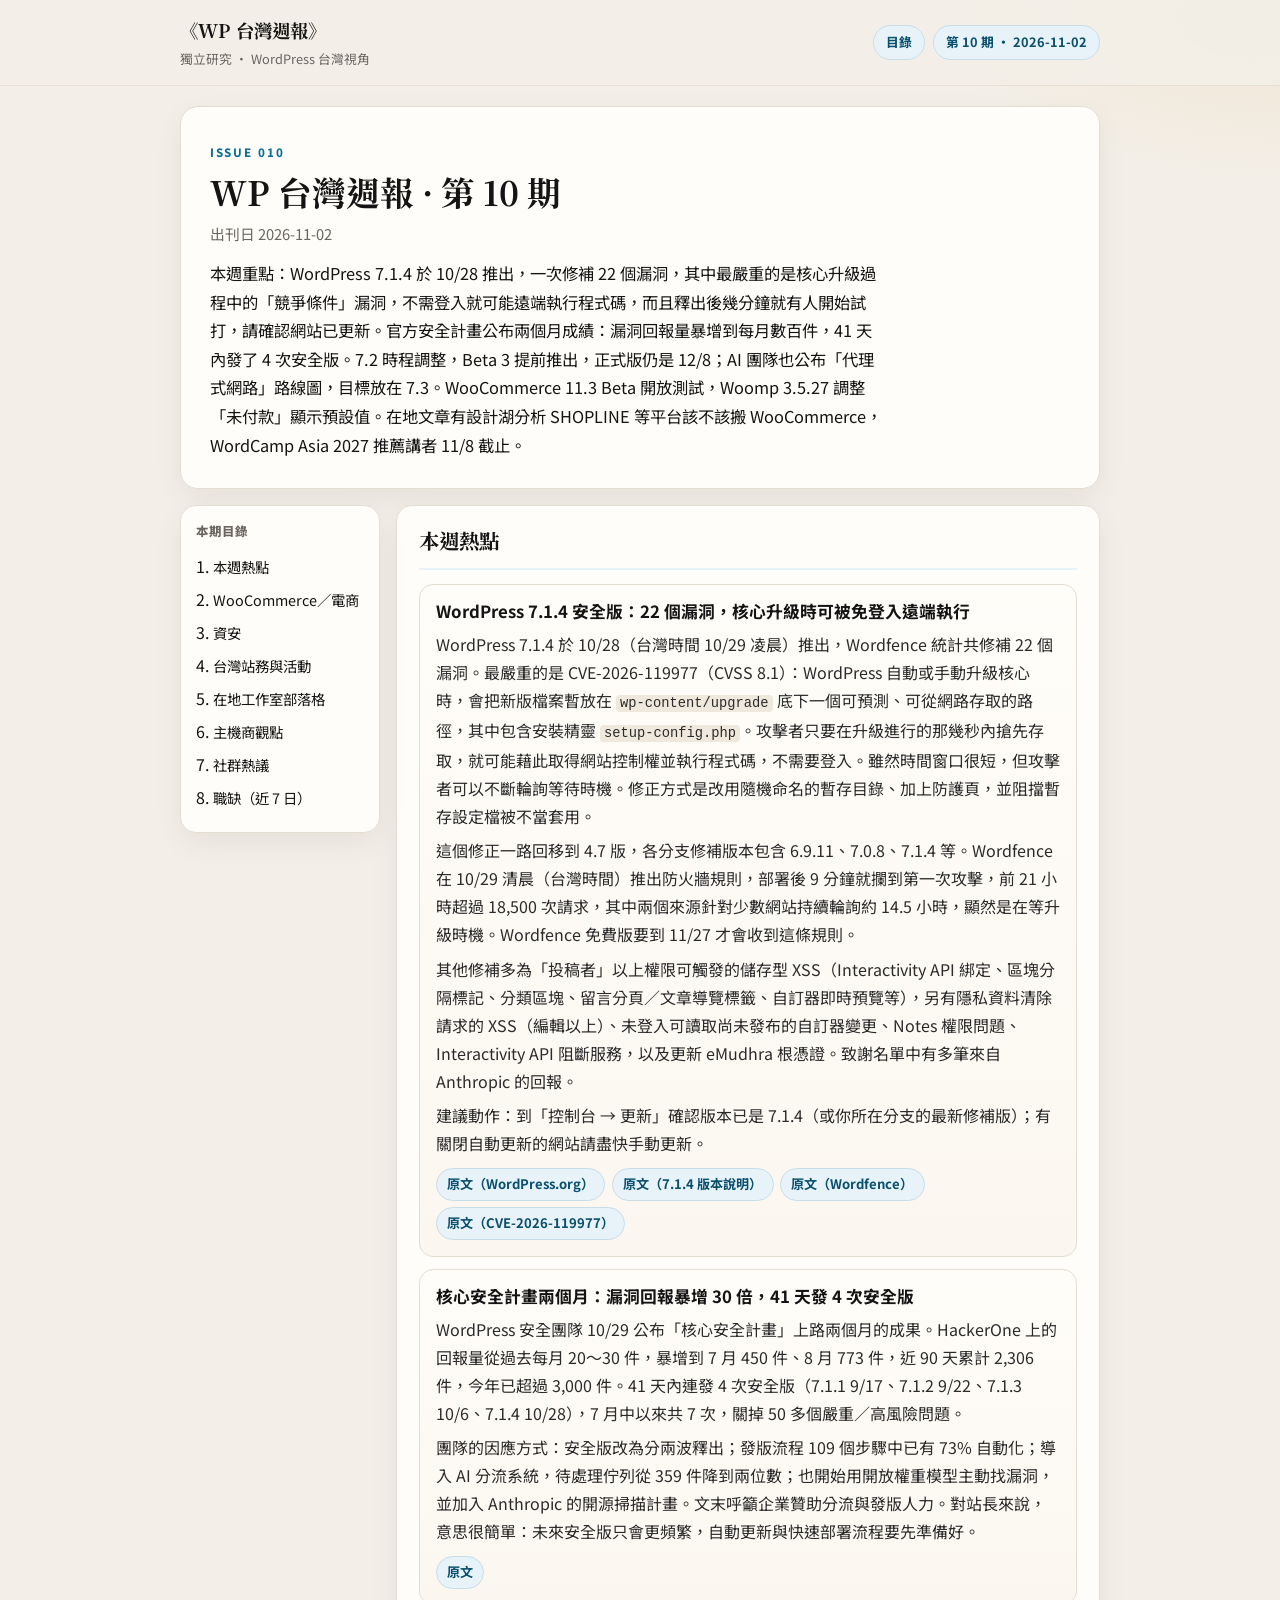
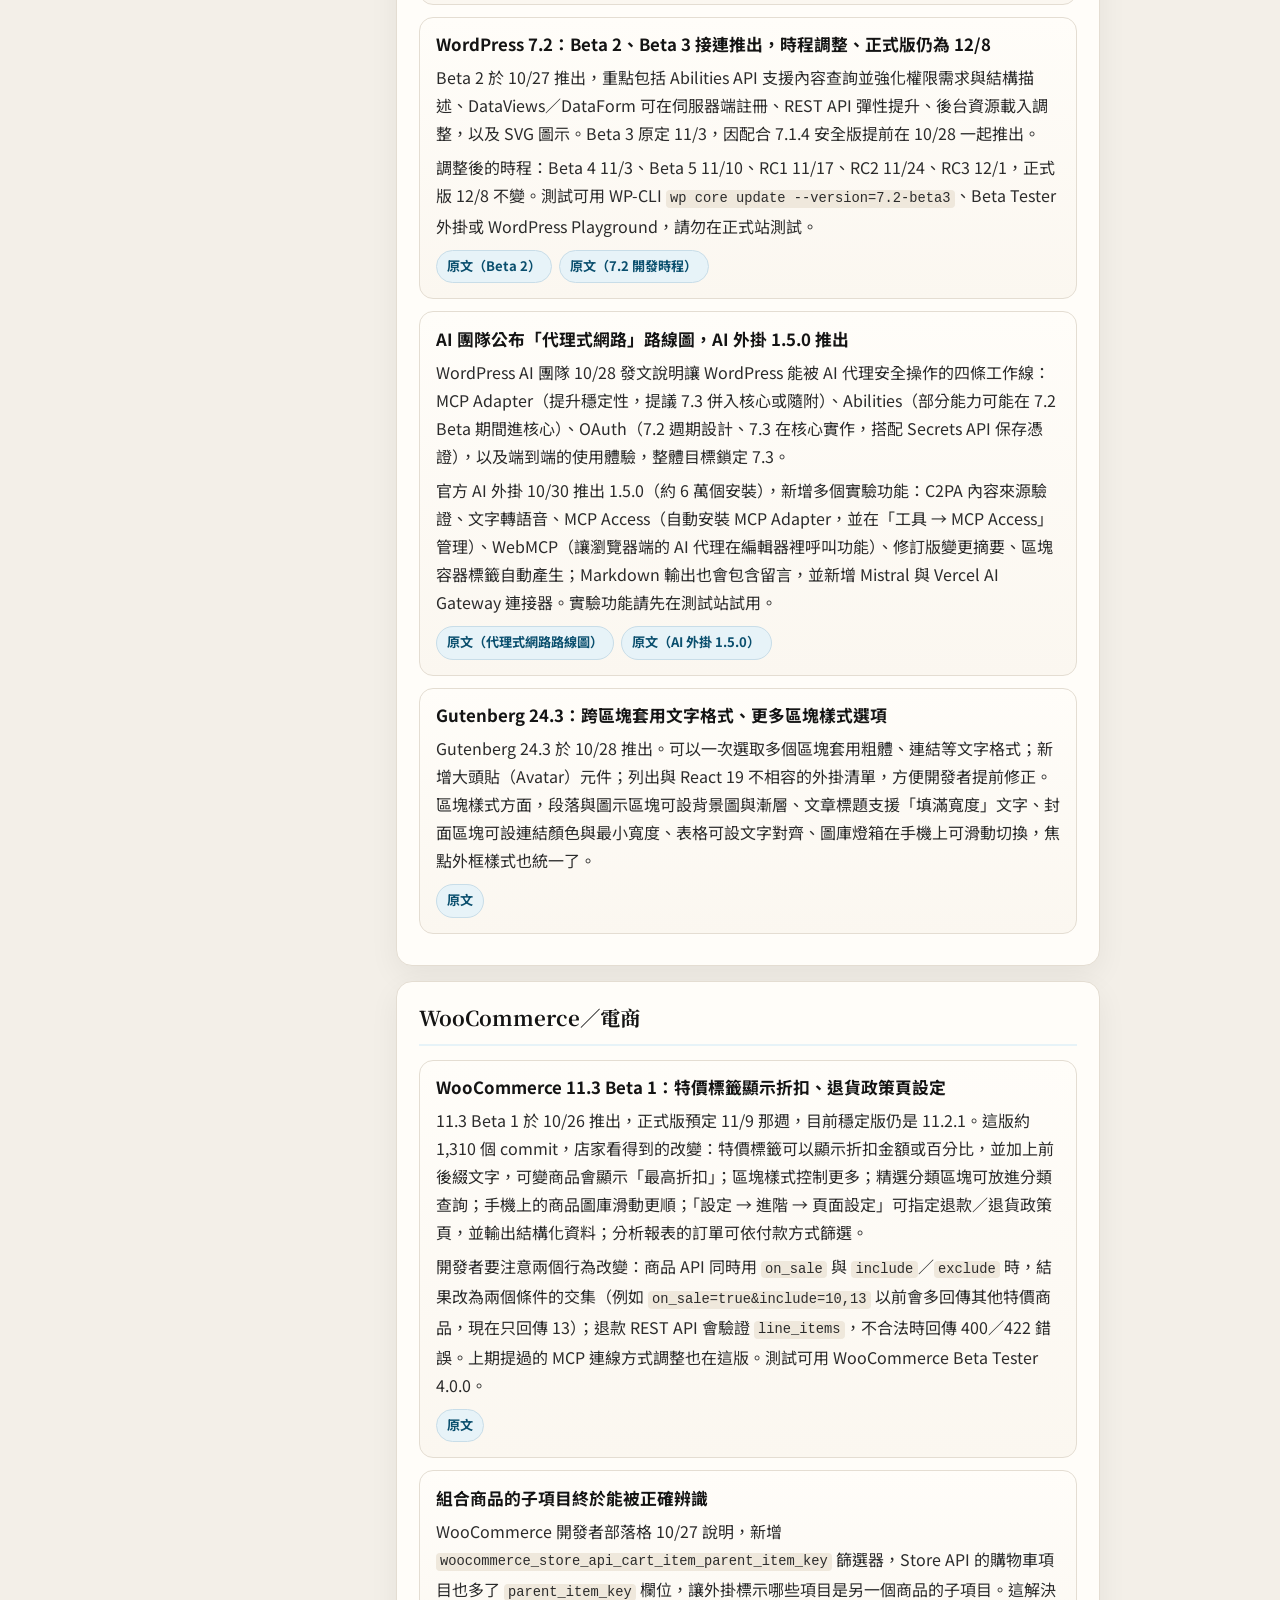
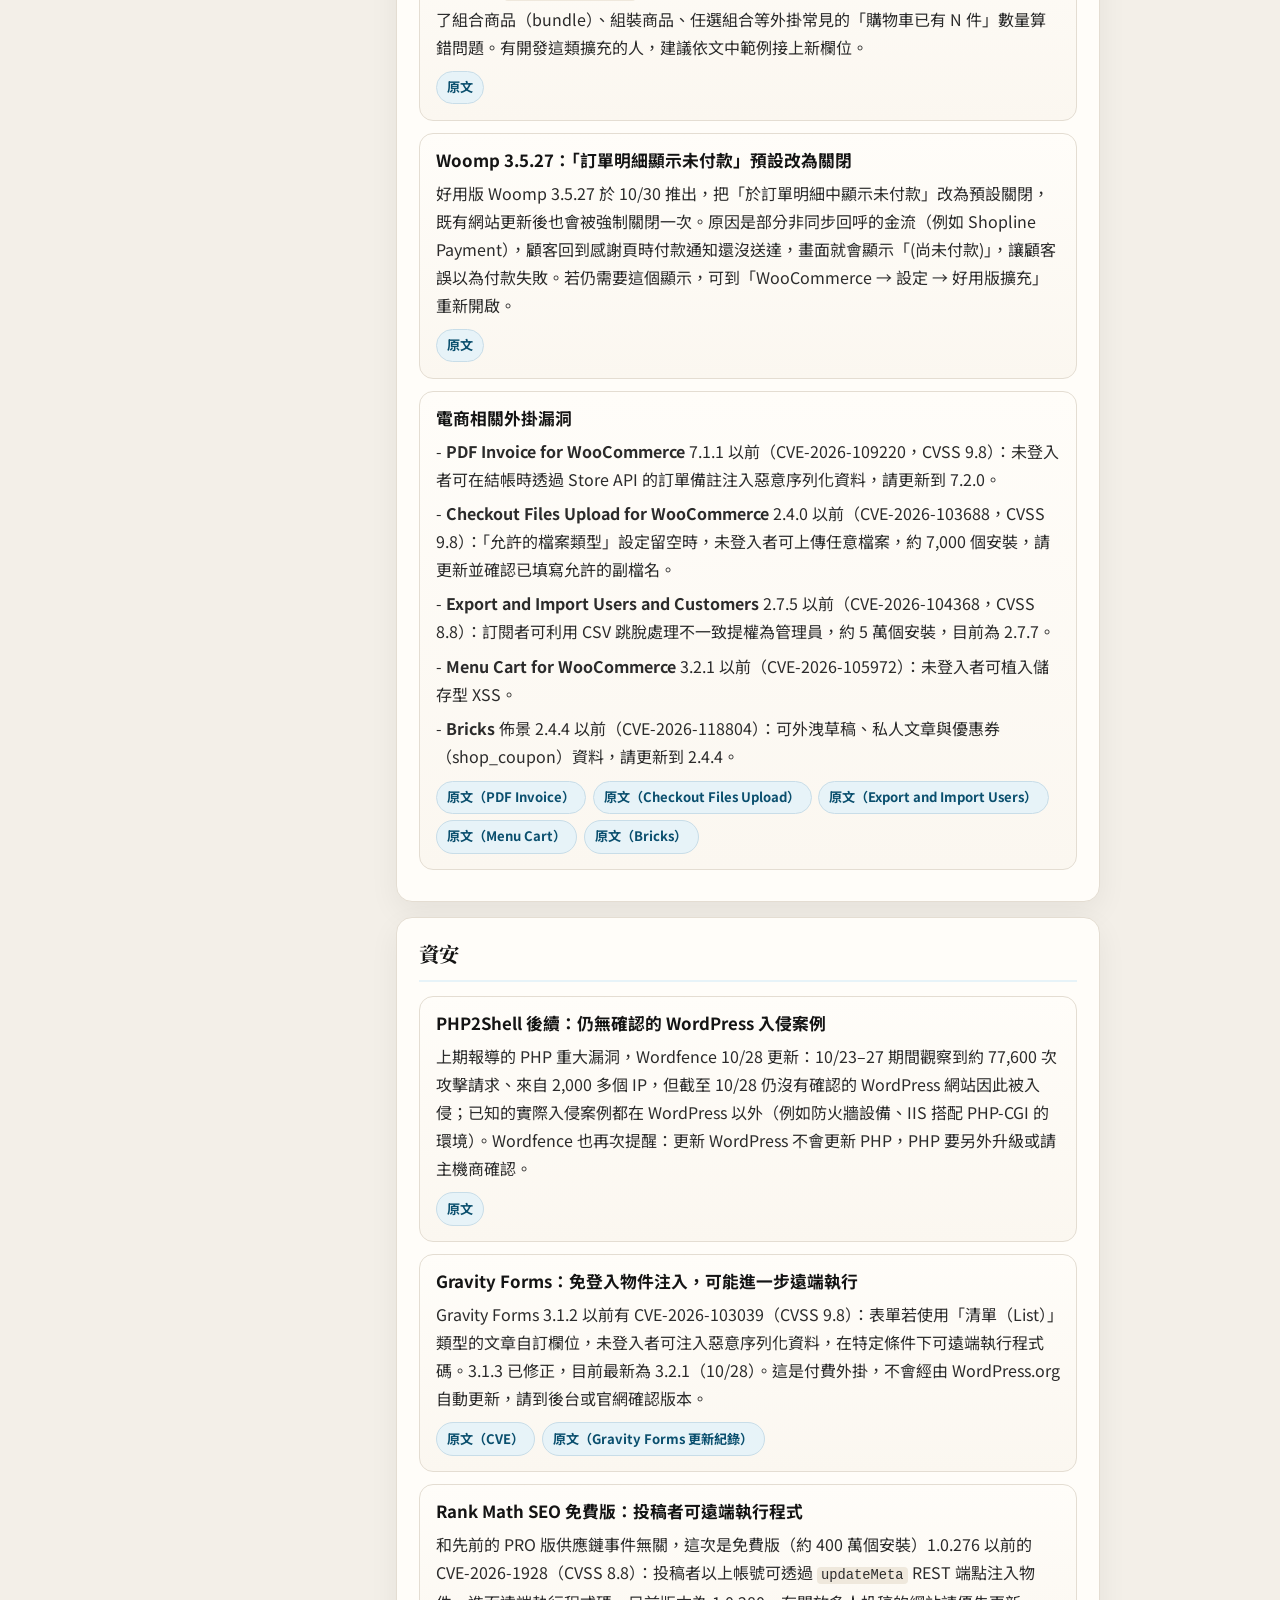
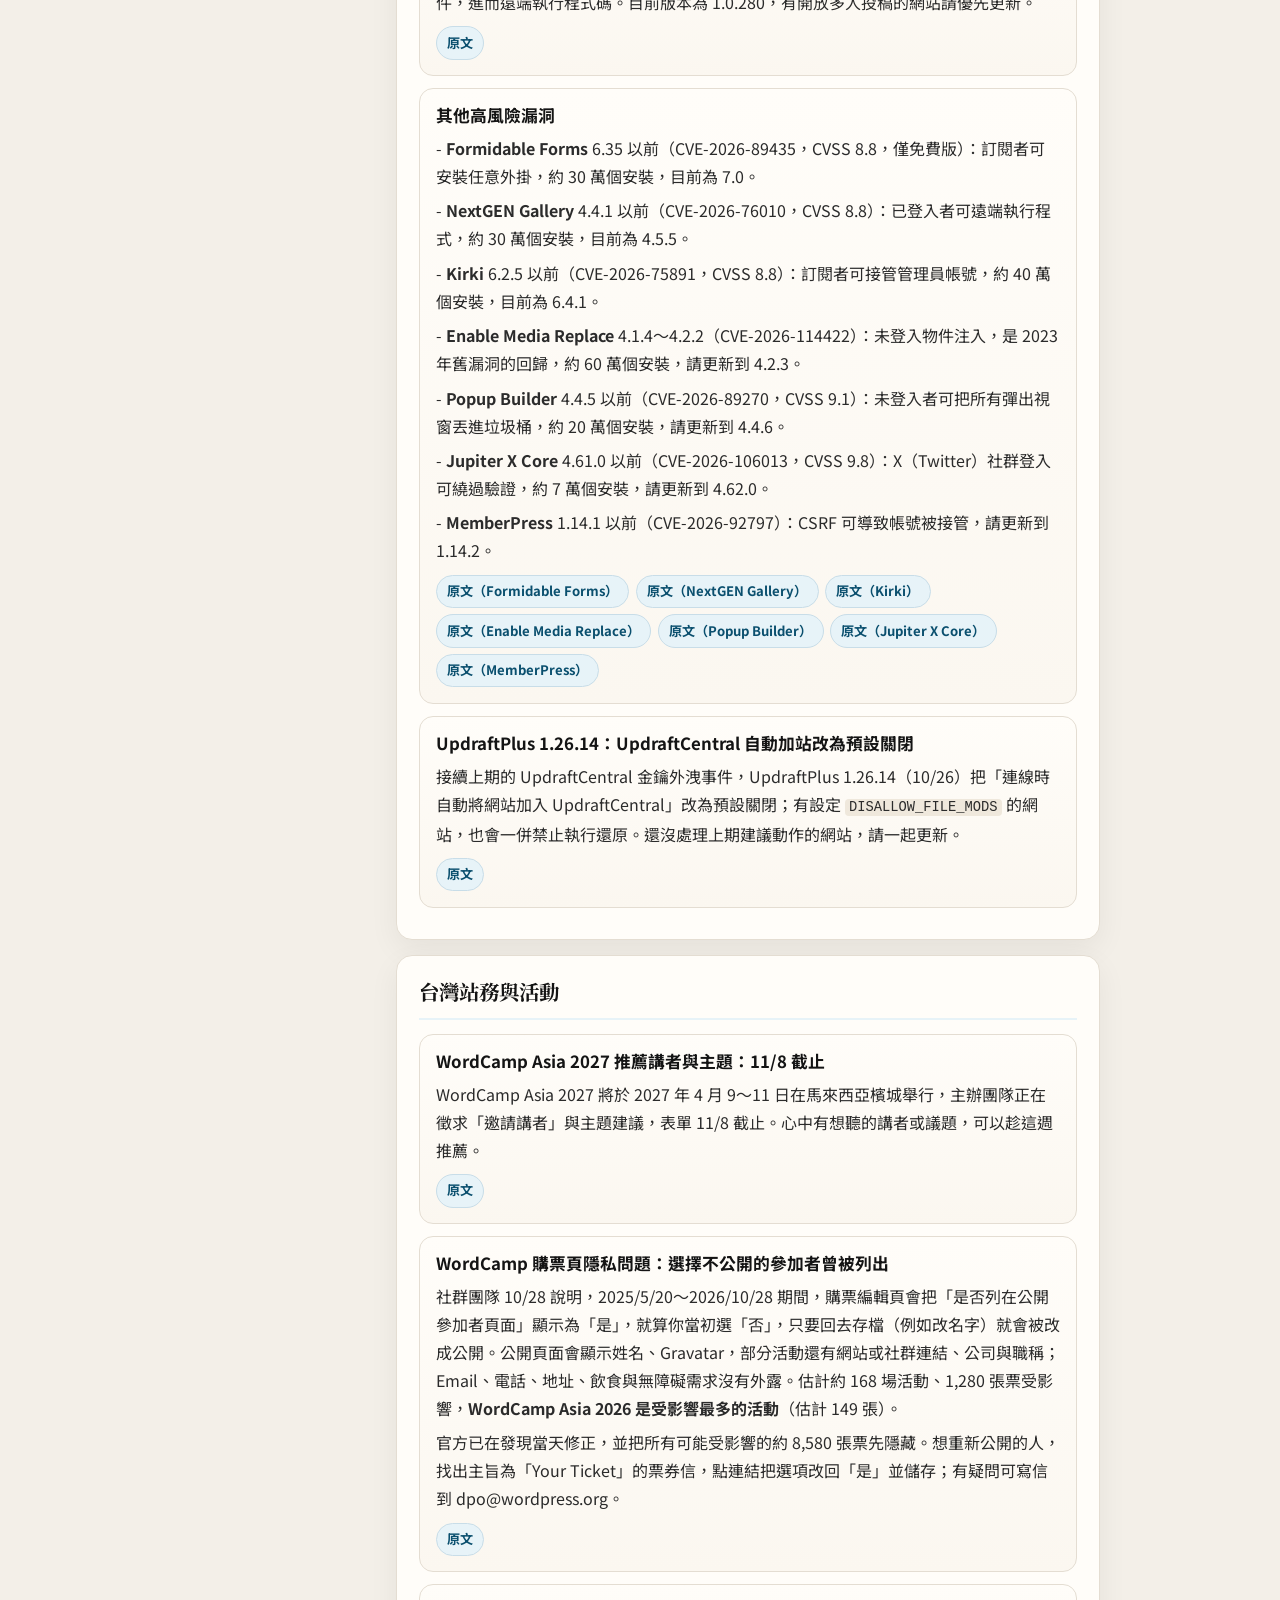
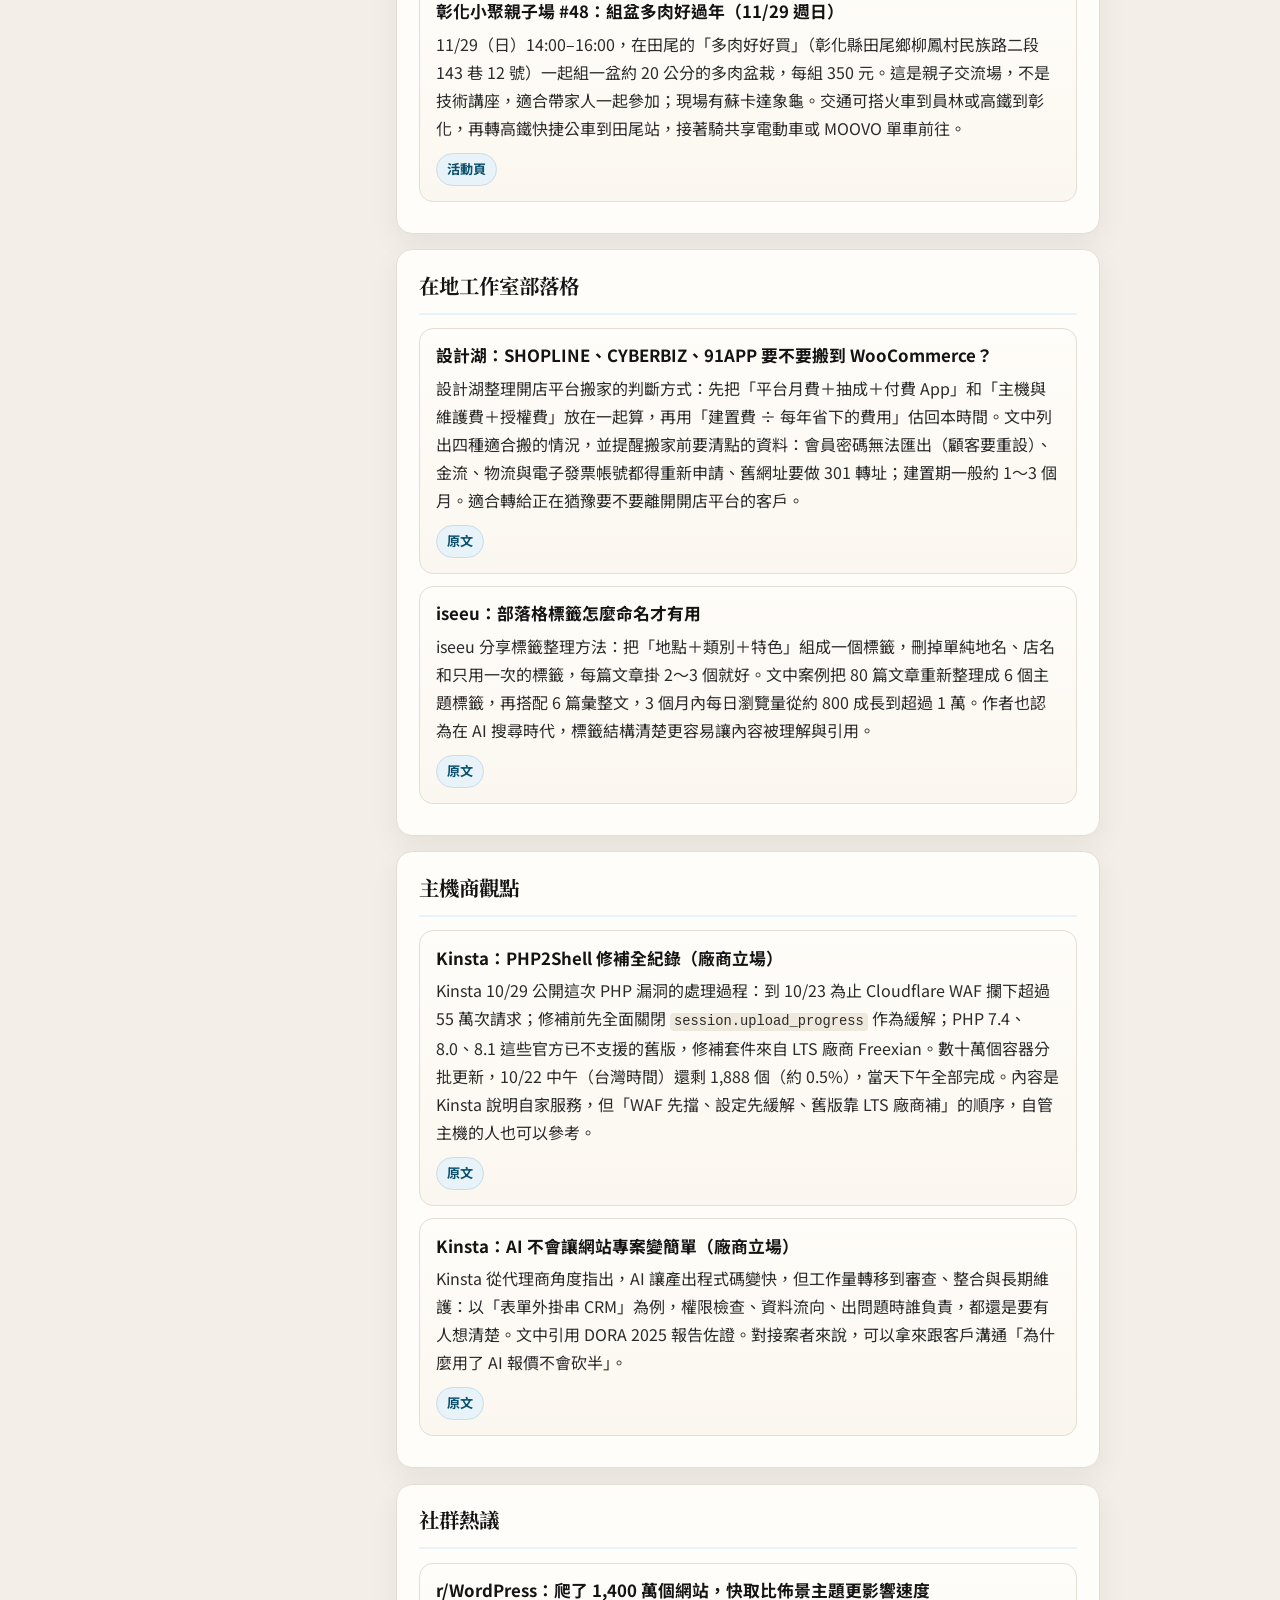
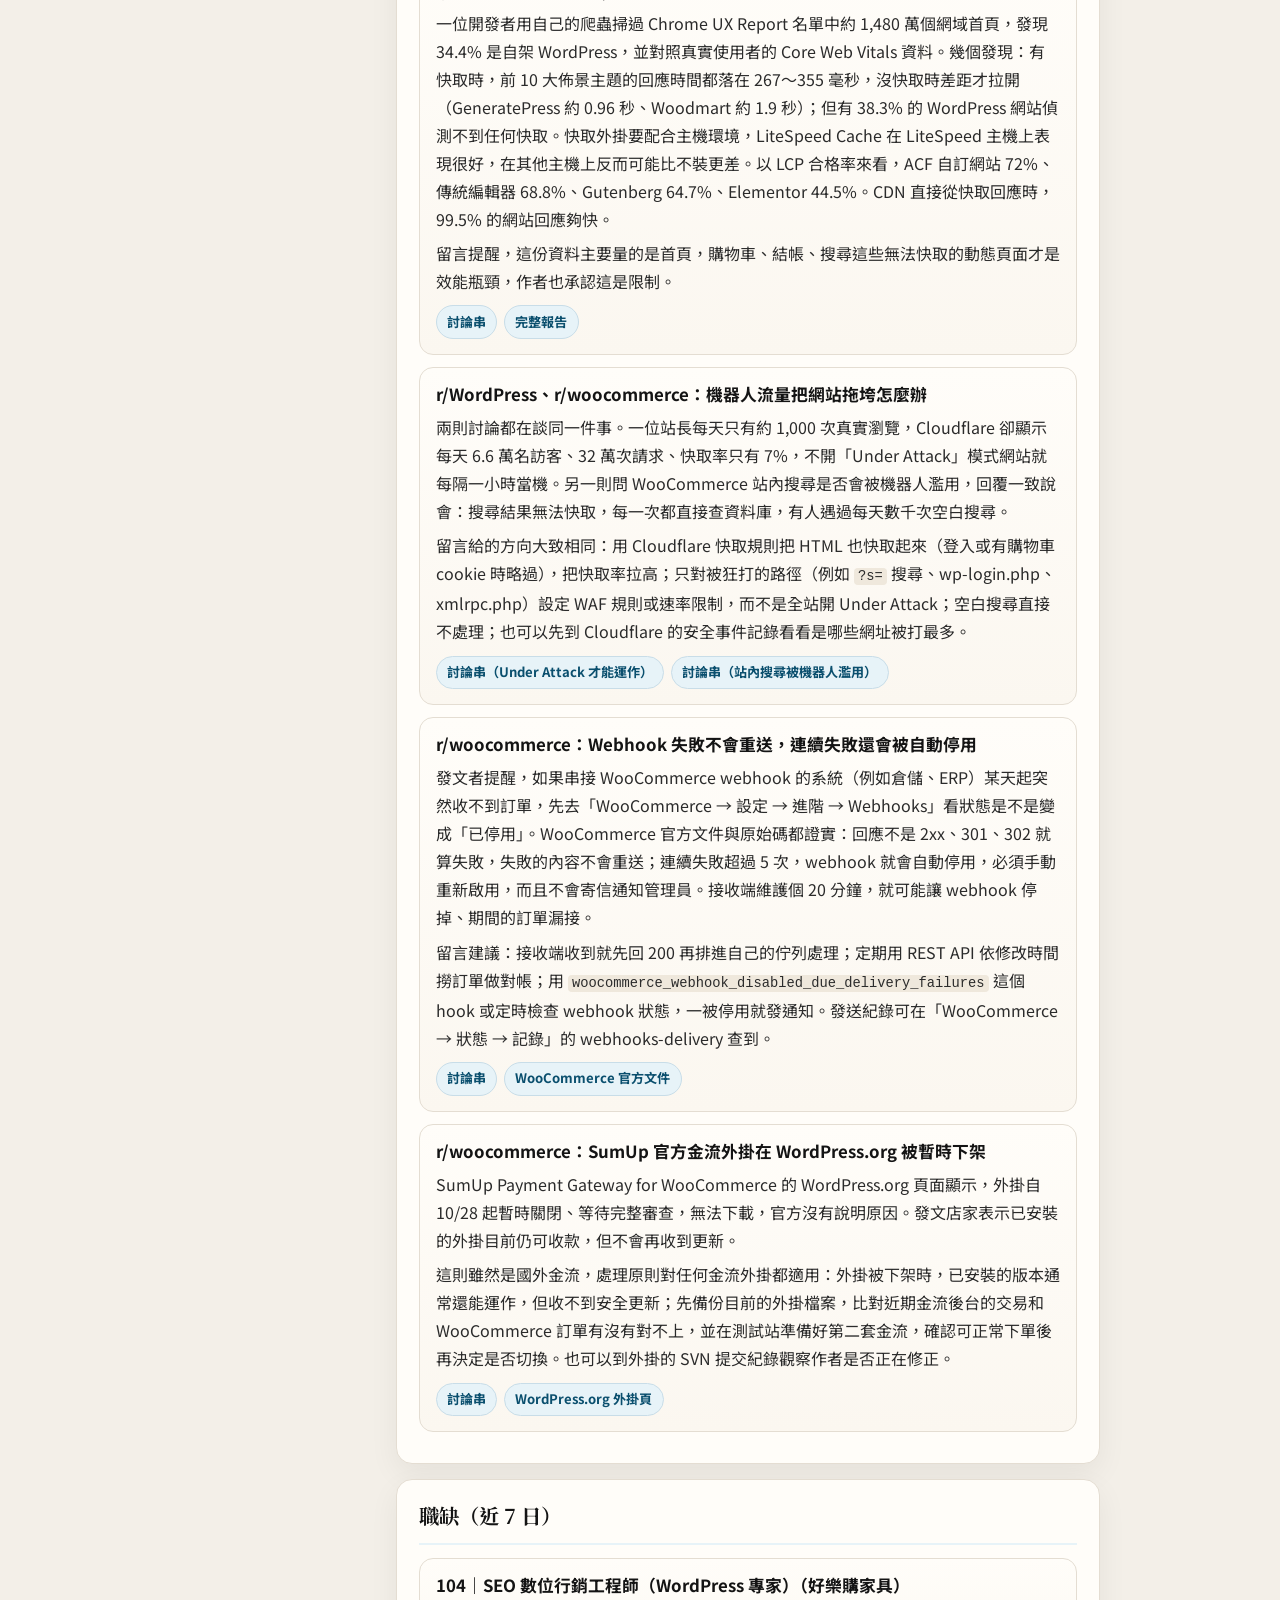
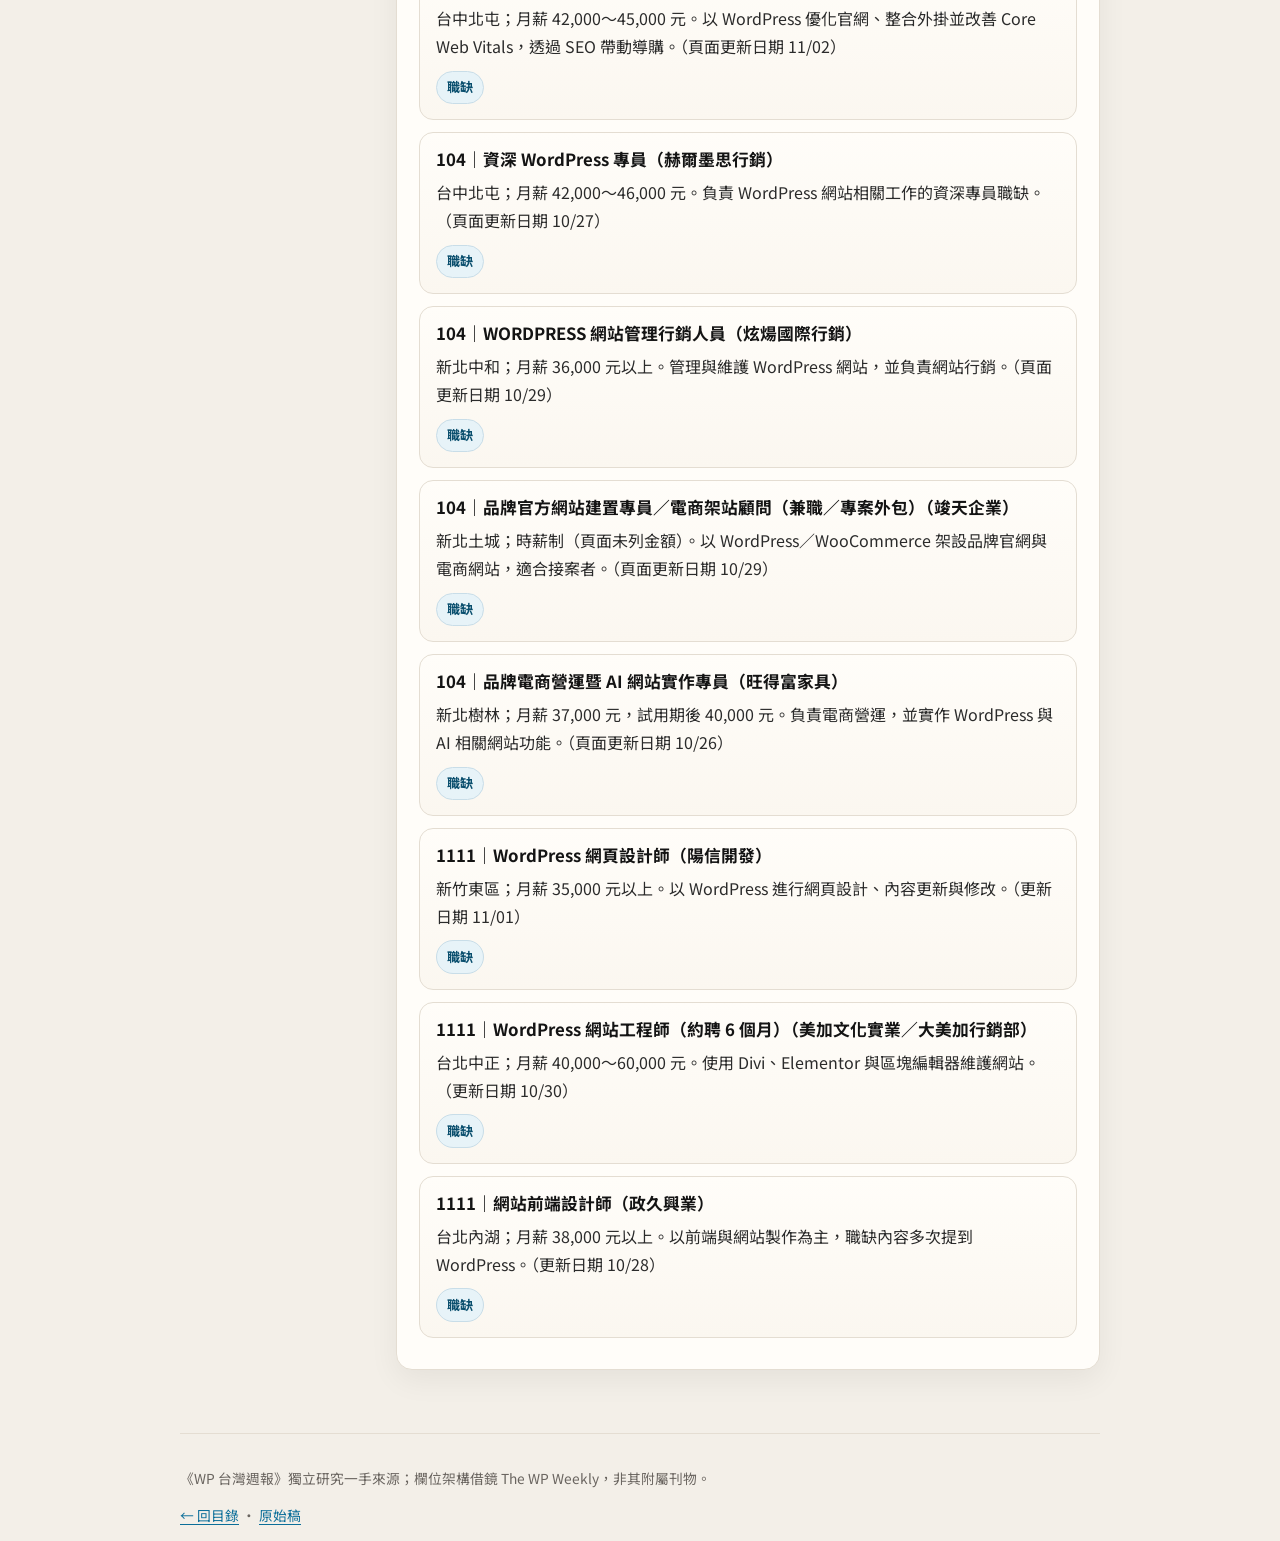
<file: issues/010.html>
<!DOCTYPE html>
<html lang="zh-Hant">
<head>
<meta charset="utf-8">
<meta name="viewport" content="width=device-width, initial-scale=1">
<title>WP 台灣週報 · 第 10 期｜WP 台灣週報</title>
<meta name="description" content="本週重點：WordPress 7.1.4 於 10/28 推出，一次修補 22 個漏洞，其中最嚴重的是核心升級過程中的「競爭條件」漏洞，不需登入就可能遠端執行程式碼，而且釋出後幾分鐘就有人開始試打，請確認網站已更新。官方安全計畫公布兩個月成績：漏洞回報量暴增到每月數百件，41 天內發了 4 次安全版。7.2 時程調整，Beta 3 提前推出，正式版仍是 12/8；AI 團隊也公布「代理式網路」路線圖，目標放在 7.3。WooCommerce 11.3 Beta 開放測試，Woomp 3.5.27 調整「未付款」顯示預設值。在地文章有設計湖分析 SHOPLINE 等平台該不該搬 WooCommerce，WordCamp Asia 2027 推薦講者 11/8 截止。">
<link rel="preconnect" href="https://fonts.googleapis.com">
<link rel="preconnect" href="https://fonts.gstatic.com" crossorigin>
<link href="https://fonts.googleapis.com/css2?family=Noto+Sans+TC:wght@400;500;700;800&family=Noto+Serif+TC:wght@600;700&display=swap" rel="stylesheet">
<link rel="stylesheet" href="../styles.css">
</head>
<body>
<header class="site-header">
  <div class="inner">
    <a class="brand" href="../"><strong>《WP 台灣週報》</strong><span>獨立研究 · WordPress 台灣視角</span></a>
    <div class="nav-links">
      <a href="../">目錄</a>
      <span class="badge">第 10 期 · 2026-11-02</span>
    </div>
  </div>
</header>
<section class="hero">
  <div class="kicker">ISSUE 010</div>
  <h1>WP 台灣週報 · 第 10 期</h1>
  <p class="meta">出刊日 2026-11-02</p>
  <p class="lede">本週重點：WordPress 7.1.4 於 10/28 推出，一次修補 22 個漏洞，其中最嚴重的是核心升級過程中的「競爭條件」漏洞，不需登入就可能遠端執行程式碼，而且釋出後幾分鐘就有人開始試打，請確認網站已更新。官方安全計畫公布兩個月成績：漏洞回報量暴增到每月數百件，41 天內發了 4 次安全版。7.2 時程調整，Beta 3 提前推出，正式版仍是 12/8；AI 團隊也公布「代理式網路」路線圖，目標放在 7.3。WooCommerce 11.3 Beta 開放測試，Woomp 3.5.27 調整「未付款」顯示預設值。在地文章有設計湖分析 SHOPLINE 等平台該不該搬 WooCommerce，WordCamp Asia 2027 推薦講者 11/8 截止。</p>
</section>
<div class="layout">
  <nav class="toc" aria-label="目錄"><h2>本期目錄</h2><ol><li><a href="#本週熱點">本週熱點</a></li><li><a href="#WooCommerce-電商">WooCommerce／電商</a></li><li><a href="#資安">資安</a></li><li><a href="#台灣站務與活動">台灣站務與活動</a></li><li><a href="#在地工作室部落格">在地工作室部落格</a></li><li><a href="#主機商觀點">主機商觀點</a></li><li><a href="#社群熱議">社群熱議</a></li><li><a href="#職缺-近-7-日">職缺（近 7 日）</a></li></ol></nav>
  <main class="main"><section class="section" id="本週熱點"><h2>本週熱點</h2><article class="card"><h3>WordPress 7.1.4 安全版：22 個漏洞，核心升級時可被免登入遠端執行</h3><p>WordPress 7.1.4 於 10/28（台灣時間 10/29 凌晨）推出，Wordfence 統計共修補 22 個漏洞。最嚴重的是 CVE-2026-119977（CVSS 8.1）：WordPress 自動或手動升級核心時，會把新版檔案暫放在 <code>wp-content/upgrade</code> 底下一個可預測、可從網路存取的路徑，其中包含安裝精靈 <code>setup-config.php</code>。攻擊者只要在升級進行的那幾秒內搶先存取，就可能藉此取得網站控制權並執行程式碼，不需要登入。雖然時間窗口很短，但攻擊者可以不斷輪詢等待時機。修正方式是改用隨機命名的暫存目錄、加上防護頁，並阻擋暫存設定檔被不當套用。</p><p>這個修正一路回移到 4.7 版，各分支修補版本包含 6.9.11、7.0.8、7.1.4 等。Wordfence 在 10/29 清晨（台灣時間）推出防火牆規則，部署後 9 分鐘就攔到第一次攻擊，前 21 小時超過 18,500 次請求，其中兩個來源針對少數網站持續輪詢約 14.5 小時，顯然是在等升級時機。Wordfence 免費版要到 11/27 才會收到這條規則。</p><p>其他修補多為「投稿者」以上權限可觸發的儲存型 XSS（Interactivity API 綁定、區塊分隔標記、分類區塊、留言分頁／文章導覽標籤、自訂器即時預覽等），另有隱私資料清除請求的 XSS（編輯以上）、未登入可讀取尚未發布的自訂器變更、Notes 權限問題、Interactivity API 阻斷服務，以及更新 eMudhra 根憑證。致謝名單中有多筆來自 Anthropic 的回報。</p><p>建議動作：到「控制台 → 更新」確認版本已是 7.1.4（或你所在分支的最新修補版）；有關閉自動更新的網站請盡快手動更新。</p><div class="links"><a href="https://wordpress.org/news/2026/10/wordpress-7-1-4/" rel="noopener noreferrer" target="_blank">原文（WordPress.org）</a><a href="https://wordpress.org/documentation/wordpress-version/version-7-1-4/" rel="noopener noreferrer" target="_blank">原文（7.1.4 版本說明）</a><a href="https://www.wordfence.com/blog/2026/10/wordpress-7-1-4-security-release-rce/" rel="noopener noreferrer" target="_blank">原文（Wordfence）</a><a href="https://www.cve.org/CVERecord?id=CVE-2026-119977" rel="noopener noreferrer" target="_blank">原文（CVE-2026-119977）</a></div></article><article class="card"><h3>核心安全計畫兩個月：漏洞回報暴增 30 倍，41 天發 4 次安全版</h3><p>WordPress 安全團隊 10/29 公布「核心安全計畫」上路兩個月的成果。HackerOne 上的回報量從過去每月 20～30 件，暴增到 7 月 450 件、8 月 773 件，近 90 天累計 2,306 件，今年已超過 3,000 件。41 天內連發 4 次安全版（7.1.1 9/17、7.1.2 9/22、7.1.3 10/6、7.1.4 10/28），7 月中以來共 7 次，關掉 50 多個嚴重／高風險問題。</p><p>團隊的因應方式：安全版改為分兩波釋出；發版流程 109 個步驟中已有 73% 自動化；導入 AI 分流系統，待處理佇列從 359 件降到兩位數；也開始用開放權重模型主動找漏洞，並加入 Anthropic 的開源掃描計畫。文末呼籲企業贊助分流與發版人力。對站長來說，意思很簡單：未來安全版只會更頻繁，自動更新與快速部署流程要先準備好。</p><div class="links"><a href="https://make.wordpress.org/security/2026/10/29/the-core-security-initiative-two-months-in/" rel="noopener noreferrer" target="_blank">原文</a></div></article><article class="card"><h3>WordPress 7.2：Beta 2、Beta 3 接連推出，時程調整、正式版仍為 12/8</h3><p>Beta 2 於 10/27 推出，重點包括 Abilities API 支援內容查詢並強化權限需求與結構描述、DataViews／DataForm 可在伺服器端註冊、REST API 彈性提升、後台資源載入調整，以及 SVG 圖示。Beta 3 原定 11/3，因配合 7.1.4 安全版提前在 10/28 一起推出。</p><p>調整後的時程：Beta 4 11/3、Beta 5 11/10、RC1 11/17、RC2 11/24、RC3 12/1，正式版 12/8 不變。測試可用 WP-CLI <code>wp core update --version=7.2-beta3</code>、Beta Tester 外掛或 WordPress Playground，請勿在正式站測試。</p><div class="links"><a href="https://wordpress.org/news/2026/10/wordpress-7-2-beta-2/" rel="noopener noreferrer" target="_blank">原文（Beta 2）</a><a href="https://make.wordpress.org/core/7-2/" rel="noopener noreferrer" target="_blank">原文（7.2 開發時程）</a></div></article><article class="card"><h3>AI 團隊公布「代理式網路」路線圖，AI 外掛 1.5.0 推出</h3><p>WordPress AI 團隊 10/28 發文說明讓 WordPress 能被 AI 代理安全操作的四條工作線：MCP Adapter（提升穩定性，提議 7.3 併入核心或隨附）、Abilities（部分能力可能在 7.2 Beta 期間進核心）、OAuth（7.2 週期設計、7.3 在核心實作，搭配 Secrets API 保存憑證），以及端到端的使用體驗，整體目標鎖定 7.3。</p><p>官方 AI 外掛 10/30 推出 1.5.0（約 6 萬個安裝），新增多個實驗功能：C2PA 內容來源驗證、文字轉語音、MCP Access（自動安裝 MCP Adapter，並在「工具 → MCP Access」管理）、WebMCP（讓瀏覽器端的 AI 代理在編輯器裡呼叫功能）、修訂版變更摘要、區塊容器標籤自動產生；Markdown 輸出也會包含留言，並新增 Mistral 與 Vercel AI Gateway 連接器。實驗功能請先在測試站試用。</p><div class="links"><a href="https://make.wordpress.org/ai/2026/10/28/wordpress-for-the-agentic-web/" rel="noopener noreferrer" target="_blank">原文（代理式網路路線圖）</a><a href="https://github.com/WordPress/ai/releases/tag/1.5.0" rel="noopener noreferrer" target="_blank">原文（AI 外掛 1.5.0）</a></div></article><article class="card"><h3>Gutenberg 24.3：跨區塊套用文字格式、更多區塊樣式選項</h3><p>Gutenberg 24.3 於 10/28 推出。可以一次選取多個區塊套用粗體、連結等文字格式；新增大頭貼（Avatar）元件；列出與 React 19 不相容的外掛清單，方便開發者提前修正。區塊樣式方面，段落與圖示區塊可設背景圖與漸層、文章標題支援「填滿寬度」文字、封面區塊可設連結顏色與最小寬度、表格可設文字對齊、圖庫燈箱在手機上可滑動切換，焦點外框樣式也統一了。</p><div class="links"><a href="https://github.com/WordPress/gutenberg/releases/tag/v24.3.0" rel="noopener noreferrer" target="_blank">原文</a></div></article></section><section class="section" id="WooCommerce-電商"><h2>WooCommerce／電商</h2><article class="card"><h3>WooCommerce 11.3 Beta 1：特價標籤顯示折扣、退貨政策頁設定</h3><p>11.3 Beta 1 於 10/26 推出，正式版預定 11/9 那週，目前穩定版仍是 11.2.1。這版約 1,310 個 commit，店家看得到的改變：特價標籤可以顯示折扣金額或百分比，並加上前後綴文字，可變商品會顯示「最高折扣」；區塊樣式控制更多；精選分類區塊可放進分類查詢；手機上的商品圖庫滑動更順；「設定 → 進階 → 頁面設定」可指定退款／退貨政策頁，並輸出結構化資料；分析報表的訂單可依付款方式篩選。</p><p>開發者要注意兩個行為改變：商品 API 同時用 <code>on_sale</code> 與 <code>include</code>／<code>exclude</code> 時，結果改為兩個條件的交集（例如 <code>on_sale=true&amp;include=10,13</code> 以前會多回傳其他特價商品，現在只回傳 13）；退款 REST API 會驗證 <code>line_items</code>，不合法時回傳 400／422 錯誤。上期提過的 MCP 連線方式調整也在這版。測試可用 WooCommerce Beta Tester 4.0.0。</p><div class="links"><a href="https://developer.woocommerce.com/2026/10/26/woocommerce-11-3-pre-release/" rel="noopener noreferrer" target="_blank">原文</a></div></article><article class="card"><h3>組合商品的子項目終於能被正確辨識</h3><p>WooCommerce 開發者部落格 10/27 說明，新增 <code>woocommerce_store_api_cart_item_parent_item_key</code> 篩選器，Store API 的購物車項目也多了 <code>parent_item_key</code> 欄位，讓外掛標示哪些項目是另一個商品的子項目。這解決了組合商品（bundle）、組裝商品、任選組合等外掛常見的「購物車已有 N 件」數量算錯問題。有開發這類擴充的人，建議依文中範例接上新欄位。</p><div class="links"><a href="https://developer.woocommerce.com/2026/10/27/cart-item-children/" rel="noopener noreferrer" target="_blank">原文</a></div></article><article class="card"><h3>Woomp 3.5.27：「訂單明細顯示未付款」預設改為關閉</h3><p>好用版 Woomp 3.5.27 於 10/30 推出，把「於訂單明細中顯示未付款」改為預設關閉，既有網站更新後也會被強制關閉一次。原因是部分非同步回呼的金流（例如 Shopline Payment），顧客回到感謝頁時付款通知還沒送達，畫面就會顯示「(尚未付款)」，讓顧客誤以為付款失敗。若仍需要這個顯示，可到「WooCommerce → 設定 → 好用版擴充」重新開啟。</p><div class="links"><a href="https://github.com/zenbuapps/woomp/releases/tag/v3.5.27" rel="noopener noreferrer" target="_blank">原文</a></div></article><article class="card"><h3>電商相關外掛漏洞</h3><p>- <strong>PDF Invoice for WooCommerce</strong> 7.1.1 以前（CVE-2026-109220，CVSS 9.8）：未登入者可在結帳時透過 Store API 的訂單備註注入惡意序列化資料，請更新到 7.2.0。</p><p>- <strong>Checkout Files Upload for WooCommerce</strong> 2.4.0 以前（CVE-2026-103688，CVSS 9.8）：「允許的檔案類型」設定留空時，未登入者可上傳任意檔案，約 7,000 個安裝，請更新並確認已填寫允許的副檔名。</p><p>- <strong>Export and Import Users and Customers</strong> 2.7.5 以前（CVE-2026-104368，CVSS 8.8）：訂閱者可利用 CSV 跳脫處理不一致提權為管理員，約 5 萬個安裝，目前為 2.7.7。</p><p>- <strong>Menu Cart for WooCommerce</strong> 3.2.1 以前（CVE-2026-105972）：未登入者可植入儲存型 XSS。</p><p>- <strong>Bricks</strong> 佈景 2.4.4 以前（CVE-2026-118804）：可外洩草稿、私人文章與優惠券（shop_coupon）資料，請更新到 2.4.4。</p><div class="links"><a href="https://www.cve.org/CVERecord?id=CVE-2026-109220" rel="noopener noreferrer" target="_blank">原文（PDF Invoice）</a><a href="https://www.cve.org/CVERecord?id=CVE-2026-103688" rel="noopener noreferrer" target="_blank">原文（Checkout Files Upload）</a><a href="https://www.cve.org/CVERecord?id=CVE-2026-104368" rel="noopener noreferrer" target="_blank">原文（Export and Import Users）</a><a href="https://www.cve.org/CVERecord?id=CVE-2026-105972" rel="noopener noreferrer" target="_blank">原文（Menu Cart）</a><a href="https://www.cve.org/CVERecord?id=CVE-2026-118804" rel="noopener noreferrer" target="_blank">原文（Bricks）</a></div></article></section><section class="section" id="資安"><h2>資安</h2><article class="card"><h3>PHP2Shell 後續：仍無確認的 WordPress 入侵案例</h3><p>上期報導的 PHP 重大漏洞，Wordfence 10/28 更新：10/23–27 期間觀察到約 77,600 次攻擊請求、來自 2,000 多個 IP，但截至 10/28 仍沒有確認的 WordPress 網站因此被入侵；已知的實際入侵案例都在 WordPress 以外（例如防火牆設備、IIS 搭配 PHP-CGI 的環境）。Wordfence 也再次提醒：更新 WordPress 不會更新 PHP，PHP 要另外升級或請主機商確認。</p><div class="links"><a href="https://www.wordfence.com/blog/2026/10/php2shell-update-still-no-confirmed-wordpress-compromises-and-answers-to-the-questions-were-hearing-most/" rel="noopener noreferrer" target="_blank">原文</a></div></article><article class="card"><h3>Gravity Forms：免登入物件注入，可能進一步遠端執行</h3><p>Gravity Forms 3.1.2 以前有 CVE-2026-103039（CVSS 9.8）：表單若使用「清單（List）」類型的文章自訂欄位，未登入者可注入惡意序列化資料，在特定條件下可遠端執行程式碼。3.1.3 已修正，目前最新為 3.2.1（10/28）。這是付費外掛，不會經由 WordPress.org 自動更新，請到後台或官網確認版本。</p><div class="links"><a href="https://www.cve.org/CVERecord?id=CVE-2026-103039" rel="noopener noreferrer" target="_blank">原文（CVE）</a><a href="https://docs.gravityforms.com/gravityforms-change-log/" rel="noopener noreferrer" target="_blank">原文（Gravity Forms 更新紀錄）</a></div></article><article class="card"><h3>Rank Math SEO 免費版：投稿者可遠端執行程式</h3><p>和先前的 PRO 版供應鏈事件無關，這次是免費版（約 400 萬個安裝）1.0.276 以前的 CVE-2026-1928（CVSS 8.8）：投稿者以上帳號可透過 <code>updateMeta</code> REST 端點注入物件，進而遠端執行程式碼。目前版本為 1.0.280，有開放多人投稿的網站請優先更新。</p><div class="links"><a href="https://www.cve.org/CVERecord?id=CVE-2026-1928" rel="noopener noreferrer" target="_blank">原文</a></div></article><article class="card"><h3>其他高風險漏洞</h3><p>- <strong>Formidable Forms</strong> 6.35 以前（CVE-2026-89435，CVSS 8.8，僅免費版）：訂閱者可安裝任意外掛，約 30 萬個安裝，目前為 7.0。</p><p>- <strong>NextGEN Gallery</strong> 4.4.1 以前（CVE-2026-76010，CVSS 8.8）：已登入者可遠端執行程式，約 30 萬個安裝，目前為 4.5.5。</p><p>- <strong>Kirki</strong> 6.2.5 以前（CVE-2026-75891，CVSS 8.8）：訂閱者可接管管理員帳號，約 40 萬個安裝，目前為 6.4.1。</p><p>- <strong>Enable Media Replace</strong> 4.1.4～4.2.2（CVE-2026-114422）：未登入物件注入，是 2023 年舊漏洞的回歸，約 60 萬個安裝，請更新到 4.2.3。</p><p>- <strong>Popup Builder</strong> 4.4.5 以前（CVE-2026-89270，CVSS 9.1）：未登入者可把所有彈出視窗丟進垃圾桶，約 20 萬個安裝，請更新到 4.4.6。</p><p>- <strong>Jupiter X Core</strong> 4.61.0 以前（CVE-2026-106013，CVSS 9.8）：X（Twitter）社群登入可繞過驗證，約 7 萬個安裝，請更新到 4.62.0。</p><p>- <strong>MemberPress</strong> 1.14.1 以前（CVE-2026-92797）：CSRF 可導致帳號被接管，請更新到 1.14.2。</p><div class="links"><a href="https://www.cve.org/CVERecord?id=CVE-2026-89435" rel="noopener noreferrer" target="_blank">原文（Formidable Forms）</a><a href="https://www.cve.org/CVERecord?id=CVE-2026-76010" rel="noopener noreferrer" target="_blank">原文（NextGEN Gallery）</a><a href="https://www.cve.org/CVERecord?id=CVE-2026-75891" rel="noopener noreferrer" target="_blank">原文（Kirki）</a><a href="https://www.cve.org/CVERecord?id=CVE-2026-114422" rel="noopener noreferrer" target="_blank">原文（Enable Media Replace）</a><a href="https://www.cve.org/CVERecord?id=CVE-2026-89270" rel="noopener noreferrer" target="_blank">原文（Popup Builder）</a><a href="https://www.cve.org/CVERecord?id=CVE-2026-106013" rel="noopener noreferrer" target="_blank">原文（Jupiter X Core）</a><a href="https://www.cve.org/CVERecord?id=CVE-2026-92797" rel="noopener noreferrer" target="_blank">原文（MemberPress）</a></div></article><article class="card"><h3>UpdraftPlus 1.26.14：UpdraftCentral 自動加站改為預設關閉</h3><p>接續上期的 UpdraftCentral 金鑰外洩事件，UpdraftPlus 1.26.14（10/26）把「連線時自動將網站加入 UpdraftCentral」改為預設關閉；有設定 <code>DISALLOW_FILE_MODS</code> 的網站，也會一併禁止執行還原。還沒處理上期建議動作的網站，請一起更新。</p><div class="links"><a href="https://wordpress.org/plugins/updraftplus/#developers" rel="noopener noreferrer" target="_blank">原文</a></div></article></section><section class="section" id="台灣站務與活動"><h2>台灣站務與活動</h2><article class="card"><h3>WordCamp Asia 2027 推薦講者與主題：11/8 截止</h3><p>WordCamp Asia 2027 將於 2027 年 4 月 9～11 日在馬來西亞檳城舉行，主辦團隊正在徵求「邀請講者」與主題建議，表單 11/8 截止。心中有想聽的講者或議題，可以趁這週推薦。</p><div class="links"><a href="https://asia.wordcamp.org/2027/suggest-speaker-or-topic/" rel="noopener noreferrer" target="_blank">原文</a></div></article><article class="card"><h3>WordCamp 購票頁隱私問題：選擇不公開的參加者曾被列出</h3><p>社群團隊 10/28 說明，2025/5/20～2026/10/28 期間，購票編輯頁會把「是否列在公開參加者頁面」顯示為「是」，就算你當初選「否」，只要回去存檔（例如改名字）就會被改成公開。公開頁面會顯示姓名、Gravatar，部分活動還有網站或社群連結、公司與職稱；Email、電話、地址、飲食與無障礙需求沒有外露。估計約 168 場活動、1,280 張票受影響，<strong>WordCamp Asia 2026 是受影響最多的活動</strong>（估計 149 張）。</p><p>官方已在發現當天修正，並把所有可能受影響的約 8,580 張票先隱藏。想重新公開的人，找出主旨為「Your Ticket」的票券信，點連結把選項改回「是」並儲存；有疑問可寫信到 dpo@wordpress.org。</p><div class="links"><a href="https://make.wordpress.org/community/2026/10/28/attendee-privacy-issue-on-ticket-pages-what-happened-and-what-we-did/" rel="noopener noreferrer" target="_blank">原文</a></div></article><article class="card"><h3>彰化小聚親子場 #48：組盆多肉好過年（11/29 週日）</h3><p>11/29（日）14:00–16:00，在田尾的「多肉好好買」（彰化縣田尾鄉柳鳳村民族路二段 143 巷 12 號）一起組一盆約 20 公分的多肉盆栽，每組 350 元。這是親子交流場，不是技術講座，適合帶家人一起參加；現場有蘇卡達象龜。交通可搭火車到員林或高鐵到彰化，再轉高鐵快捷公車到田尾站，接著騎共享電動車或 MOOVO 單車前往。</p><div class="links"><a href="https://www.meetup.com/changhua-wordpress-meetup-group/events/316974028/" rel="noopener noreferrer" target="_blank">活動頁</a></div></article></section><section class="section" id="在地工作室部落格"><h2>在地工作室部落格</h2><article class="card"><h3>設計湖：SHOPLINE、CYBERBIZ、91APP 要不要搬到 WooCommerce？</h3><p>設計湖整理開店平台搬家的判斷方式：先把「平台月費＋抽成＋付費 App」和「主機與維護費＋授權費」放在一起算，再用「建置費 ÷ 每年省下的費用」估回本時間。文中列出四種適合搬的情況，並提醒搬家前要清點的資料：會員密碼無法匯出（顧客要重設）、金流、物流與電子發票帳號都得重新申請、舊網址要做 301 轉址；建置期一般約 1～3 個月。適合轉給正在猶豫要不要離開開店平台的客戶。</p><div class="links"><a href="https://www.design-hu.com/web-news/ecommerce-platform-to-woocommerce.html" rel="noopener noreferrer" target="_blank">原文</a></div></article><article class="card"><h3>iseeu：部落格標籤怎麼命名才有用</h3><p>iseeu 分享標籤整理方法：把「地點＋類別＋特色」組成一個標籤，刪掉單純地名、店名和只用一次的標籤，每篇文章掛 2～3 個就好。文中案例把 80 篇文章重新整理成 6 個主題標籤，再搭配 6 篇彙整文，3 個月內每日瀏覽量從約 800 成長到超過 1 萬。作者也認為在 AI 搜尋時代，標籤結構清楚更容易讓內容被理解與引用。</p><div class="links"><a href="https://iseeu.tw/tag-naming/" rel="noopener noreferrer" target="_blank">原文</a></div></article></section><section class="section" id="主機商觀點"><h2>主機商觀點</h2><article class="card"><h3>Kinsta：PHP2Shell 修補全紀錄（廠商立場）</h3><p>Kinsta 10/29 公開這次 PHP 漏洞的處理過程：到 10/23 為止 Cloudflare WAF 攔下超過 55 萬次請求；修補前先全面關閉 <code>session.upload_progress</code> 作為緩解；PHP 7.4、8.0、8.1 這些官方已不支援的舊版，修補套件來自 LTS 廠商 Freexian。數十萬個容器分批更新，10/22 中午（台灣時間）還剩 1,888 個（約 0.5%），當天下午全部完成。內容是 Kinsta 說明自家服務，但「WAF 先擋、設定先緩解、舊版靠 LTS 廠商補」的順序，自管主機的人也可以參考。</p><div class="links"><a href="https://kinsta.com/blog/php2shell-patch-rollout/" rel="noopener noreferrer" target="_blank">原文</a></div></article><article class="card"><h3>Kinsta：AI 不會讓網站專案變簡單（廠商立場）</h3><p>Kinsta 從代理商角度指出，AI 讓產出程式碼變快，但工作量轉移到審查、整合與長期維護：以「表單外掛串 CRM」為例，權限檢查、資料流向、出問題時誰負責，都還是要有人想清楚。文中引用 DORA 2025 報告佐證。對接案者來說，可以拿來跟客戶溝通「為什麼用了 AI 報價不會砍半」。</p><div class="links"><a href="https://kinsta.com/blog/ai-complexity/" rel="noopener noreferrer" target="_blank">原文</a></div></article></section><section class="section" id="社群熱議"><h2>社群熱議</h2><article class="card"><h3>r/WordPress：爬了 1,400 萬個網站，快取比佈景主題更影響速度</h3><p>一位開發者用自己的爬蟲掃過 Chrome UX Report 名單中約 1,480 萬個網域首頁，發現 34.4% 是自架 WordPress，並對照真實使用者的 Core Web Vitals 資料。幾個發現：有快取時，前 10 大佈景主題的回應時間都落在 267～355 毫秒，沒快取時差距才拉開（GeneratePress 約 0.96 秒、Woodmart 約 1.9 秒）；但有 38.3% 的 WordPress 網站偵測不到任何快取。快取外掛要配合主機環境，LiteSpeed Cache 在 LiteSpeed 主機上表現很好，在其他主機上反而可能比不裝更差。以 LCP 合格率來看，ACF 自訂網站 72%、傳統編輯器 68.8%、Gutenberg 64.7%、Elementor 44.5%。CDN 直接從快取回應時，99.5% 的網站回應夠快。</p><p>留言提醒，這份資料主要量的是首頁，購物車、結帳、搜尋這些無法快取的動態頁面才是效能瓶頸，作者也承認這是限制。</p><div class="links"><a href="https://www.reddit.com/r/Wordpress/comments/1xhv1se/wordpress_insights_from_crawling_14_million/" rel="noopener noreferrer" target="_blank">討論串</a><a href="https://theweb.report/#wordpress" rel="noopener noreferrer" target="_blank">完整報告</a></div></article><article class="card"><h3>r/WordPress、r/woocommerce：機器人流量把網站拖垮怎麼辦</h3><p>兩則討論都在談同一件事。一位站長每天只有約 1,000 次真實瀏覽，Cloudflare 卻顯示每天 6.6 萬名訪客、32 萬次請求、快取率只有 7%，不開「Under Attack」模式網站就每隔一小時當機。另一則問 WooCommerce 站內搜尋是否會被機器人濫用，回覆一致說會：搜尋結果無法快取，每一次都直接查資料庫，有人遇過每天數千次空白搜尋。</p><p>留言給的方向大致相同：用 Cloudflare 快取規則把 HTML 也快取起來（登入或有購物車 cookie 時略過），把快取率拉高；只對被狂打的路徑（例如 <code>?s=</code> 搜尋、wp-login.php、xmlrpc.php）設定 WAF 規則或速率限制，而不是全站開 Under Attack；空白搜尋直接不處理；也可以先到 Cloudflare 的安全事件記錄看看是哪些網址被打最多。</p><div class="links"><a href="https://www.reddit.com/r/Wordpress/comments/1xgtvc6/website_crashes_all_the_time_only_works_when/" rel="noopener noreferrer" target="_blank">討論串（Under Attack 才能運作）</a><a href="https://www.reddit.com/r/woocommerce/comments/1xhk9ru/do_you_protect_the_search_function_of_you/" rel="noopener noreferrer" target="_blank">討論串（站內搜尋被機器人濫用）</a></div></article><article class="card"><h3>r/woocommerce：Webhook 失敗不會重送，連續失敗還會被自動停用</h3><p>發文者提醒，如果串接 WooCommerce webhook 的系統（例如倉儲、ERP）某天起突然收不到訂單，先去「WooCommerce → 設定 → 進階 → Webhooks」看狀態是不是變成「已停用」。WooCommerce 官方文件與原始碼都證實：回應不是 2xx、301、302 就算失敗，失敗的內容不會重送；連續失敗超過 5 次，webhook 就會自動停用，必須手動重新啟用，而且不會寄信通知管理員。接收端維護個 20 分鐘，就可能讓 webhook 停掉、期間的訂單漏接。</p><p>留言建議：接收端收到就先回 200 再排進自己的佇列處理；定期用 REST API 依修改時間撈訂單做對帳；用 <code>woocommerce_webhook_disabled_due_delivery_failures</code> 這個 hook 或定時檢查 webhook 狀態，一被停用就發通知。發送紀錄可在「WooCommerce → 狀態 → 記錄」的 webhooks-delivery 查到。</p><div class="links"><a href="https://www.reddit.com/r/woocommerce/comments/1xk4smq/woocommerce_webhooks_do_not_retry_after_more_than/" rel="noopener noreferrer" target="_blank">討論串</a><a href="https://woocommerce.com/document/webhooks/" rel="noopener noreferrer" target="_blank">WooCommerce 官方文件</a></div></article><article class="card"><h3>r/woocommerce：SumUp 官方金流外掛在 WordPress.org 被暫時下架</h3><p>SumUp Payment Gateway for WooCommerce 的 WordPress.org 頁面顯示，外掛自 10/28 起暫時關閉、等待完整審查，無法下載，官方沒有說明原因。發文店家表示已安裝的外掛目前仍可收款，但不會再收到更新。</p><p>這則雖然是國外金流，處理原則對任何金流外掛都適用：外掛被下架時，已安裝的版本通常還能運作，但收不到安全更新；先備份目前的外掛檔案，比對近期金流後台的交易和 WooCommerce 訂單有沒有對不上，並在測試站準備好第二套金流，確認可正常下單後再決定是否切換。也可以到外掛的 SVN 提交紀錄觀察作者是否正在修正。</p><div class="links"><a href="https://www.reddit.com/r/woocommerce/comments/1xk21sn/sumup_payment_gateway_for_woocommerce_closed_on/" rel="noopener noreferrer" target="_blank">討論串</a><a href="https://wordpress.org/plugins/sumup-payment-gateway-for-woocommerce/" rel="noopener noreferrer" target="_blank">WordPress.org 外掛頁</a></div></article></section><section class="section" id="職缺-近-7-日"><h2>職缺（近 7 日）</h2><article class="card"><h3>104｜SEO 數位行銷工程師（WordPress 專家）（好樂購家具）</h3><p>台中北屯；月薪 42,000～45,000 元。以 WordPress 優化官網、整合外掛並改善 Core Web Vitals，透過 SEO 帶動導購。（頁面更新日期 11/02）</p><div class="links"><a href="https://www.104.com.tw/job/8zn18" rel="noopener noreferrer" target="_blank">職缺</a></div></article><article class="card"><h3>104｜資深 WordPress 專員（赫爾墨思行銷）</h3><p>台中北屯；月薪 42,000～46,000 元。負責 WordPress 網站相關工作的資深專員職缺。（頁面更新日期 10/27）</p><div class="links"><a href="https://www.104.com.tw/job/93ass" rel="noopener noreferrer" target="_blank">職缺</a></div></article><article class="card"><h3>104｜WORDPRESS 網站管理行銷人員（炫煬國際行銷）</h3><p>新北中和；月薪 36,000 元以上。管理與維護 WordPress 網站，並負責網站行銷。（頁面更新日期 10/29）</p><div class="links"><a href="https://www.104.com.tw/job/879me" rel="noopener noreferrer" target="_blank">職缺</a></div></article><article class="card"><h3>104｜品牌官方網站建置專員／電商架站顧問（兼職／專案外包）（竣天企業）</h3><p>新北土城；時薪制（頁面未列金額）。以 WordPress／WooCommerce 架設品牌官網與電商網站，適合接案者。（頁面更新日期 10/29）</p><div class="links"><a href="https://www.104.com.tw/job/9751o" rel="noopener noreferrer" target="_blank">職缺</a></div></article><article class="card"><h3>104｜品牌電商營運暨 AI 網站實作專員（旺得富家具）</h3><p>新北樹林；月薪 37,000 元，試用期後 40,000 元。負責電商營運，並實作 WordPress 與 AI 相關網站功能。（頁面更新日期 10/26）</p><div class="links"><a href="https://www.104.com.tw/job/96qgs" rel="noopener noreferrer" target="_blank">職缺</a></div></article><article class="card"><h3>1111｜WordPress 網頁設計師（陽信開發）</h3><p>新竹東區；月薪 35,000 元以上。以 WordPress 進行網頁設計、內容更新與修改。（更新日期 11/01）</p><div class="links"><a href="https://www.1111.com.tw/job/132835238" rel="noopener noreferrer" target="_blank">職缺</a></div></article><article class="card"><h3>1111｜WordPress 網站工程師（約聘 6 個月）（美加文化實業／大美加行銷部）</h3><p>台北中正；月薪 40,000～60,000 元。使用 Divi、Elementor 與區塊編輯器維護網站。（更新日期 10/30）</p><div class="links"><a href="https://www.1111.com.tw/job/130456287" rel="noopener noreferrer" target="_blank">職缺</a></div></article><article class="card"><h3>1111｜網站前端設計師（政久興業）</h3><p>台北內湖；月薪 38,000 元以上。以前端與網站製作為主，職缺內容多次提到 WordPress。（更新日期 10/28）</p><div class="links"><a href="https://www.1111.com.tw/job/133049293" rel="noopener noreferrer" target="_blank">職缺</a></div></article></section></main>
</div>
<footer class="site-footer">
  <p>《WP 台灣週報》獨立研究一手來源；欄位架構借鏡 The WP Weekly，非其附屬刊物。</p>
  <p><a href="../">← 回目錄</a> · <a href="https://github.com/oberonlai/wp-taiwan-weekly/blob/main/content/issue-010.md">原始稿</a></p>
</footer>
</body>
</html>
</file>
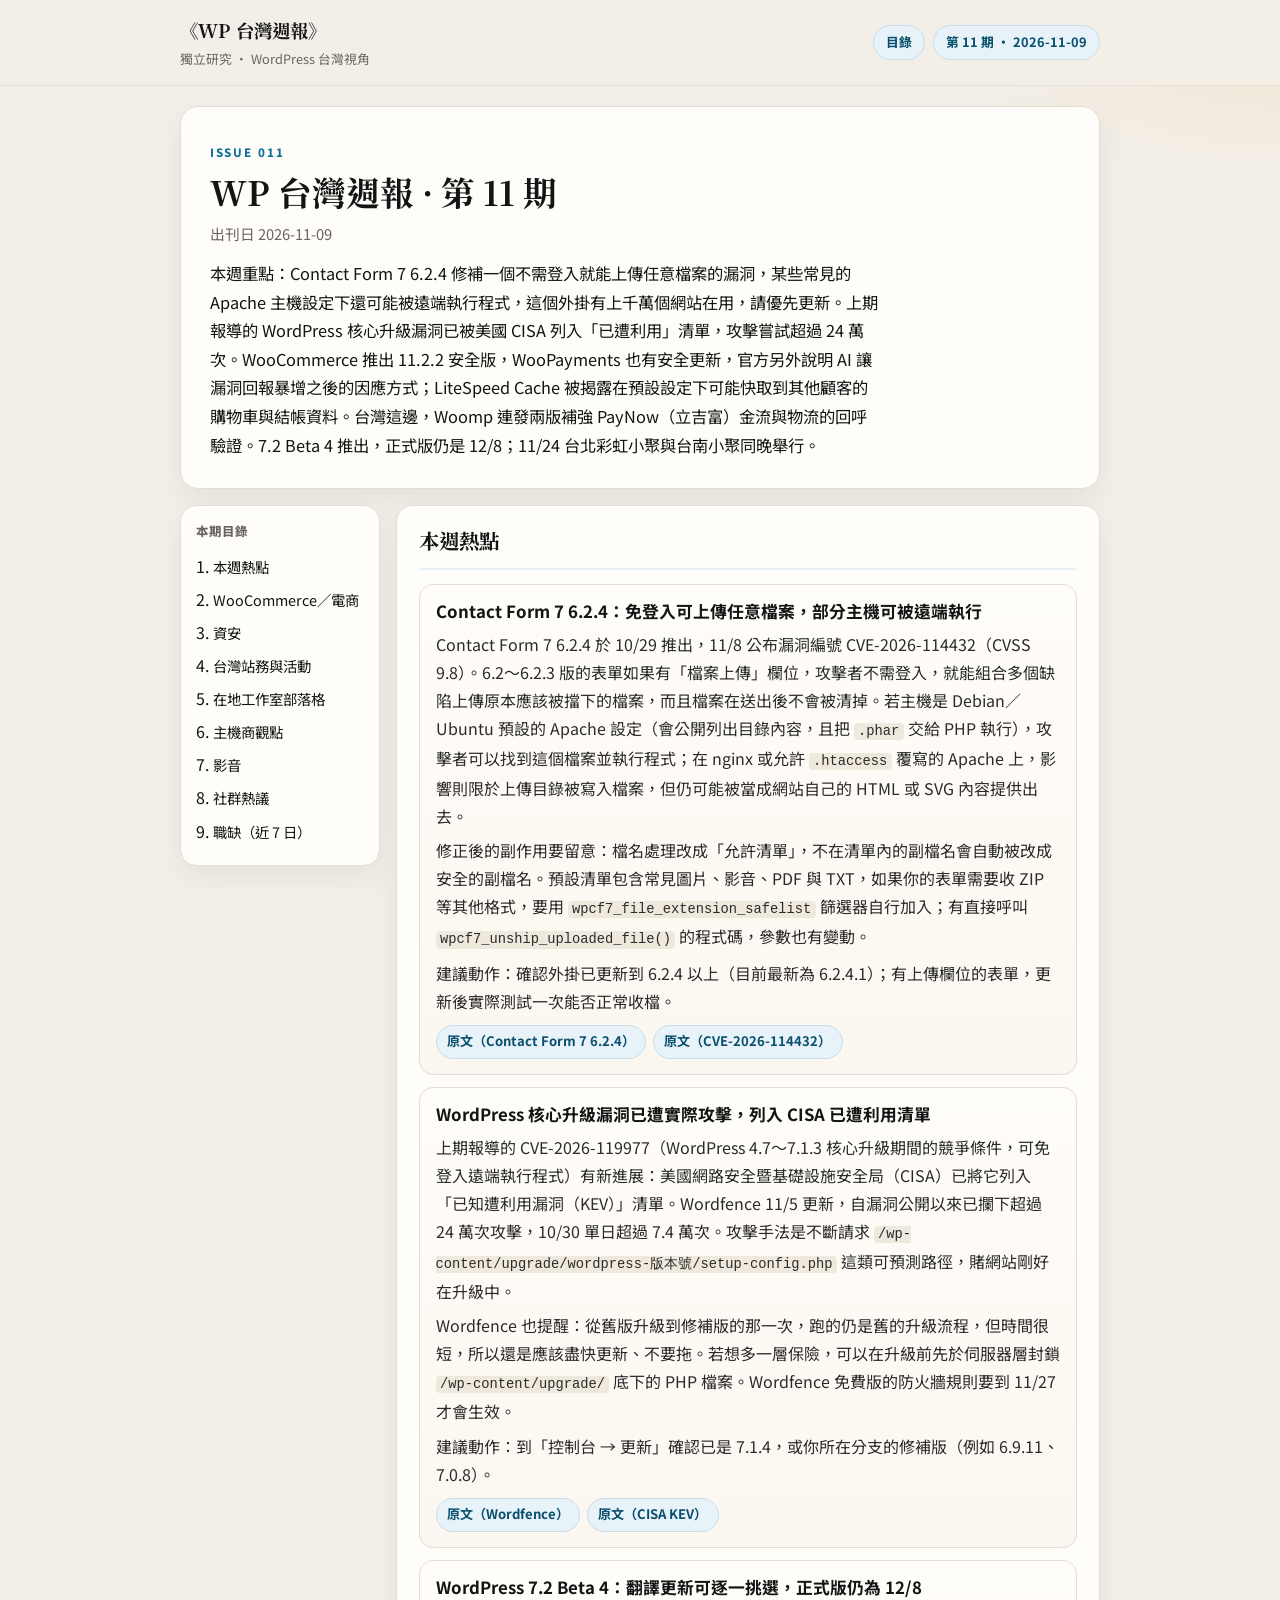
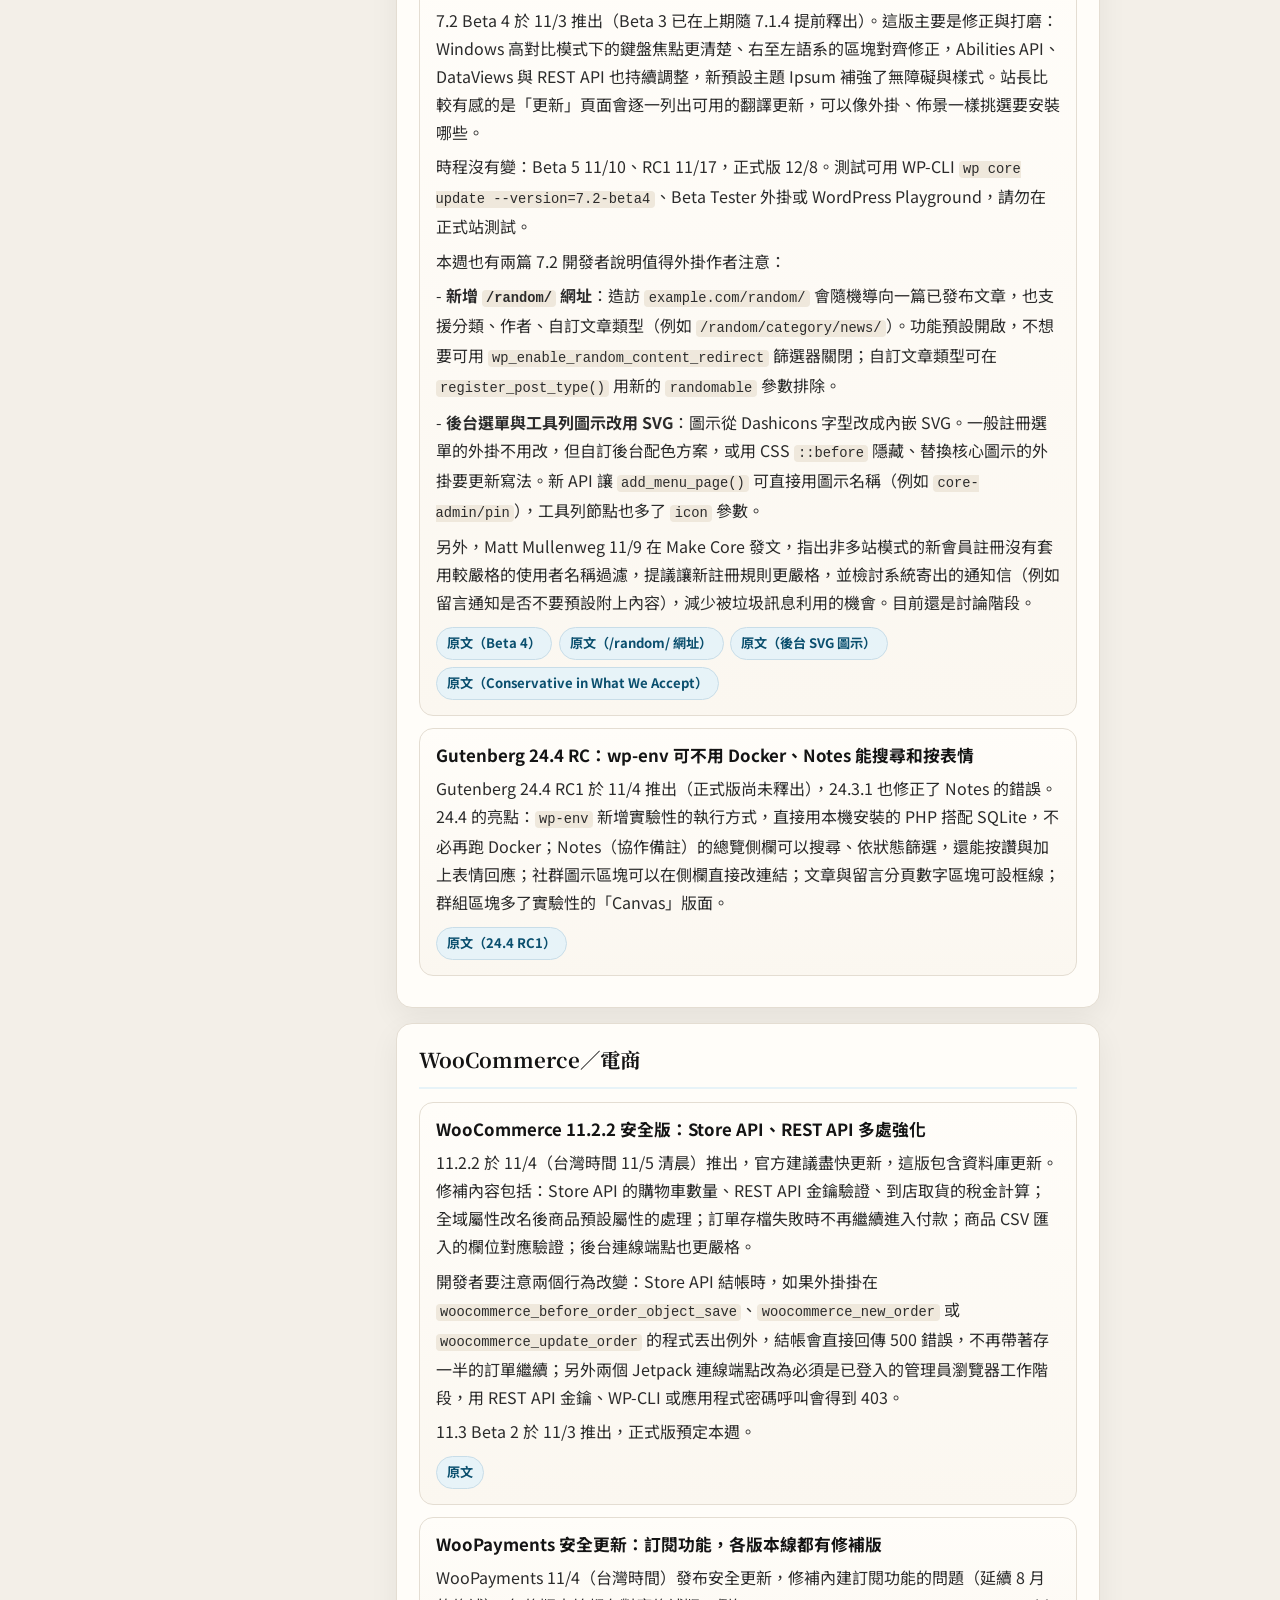
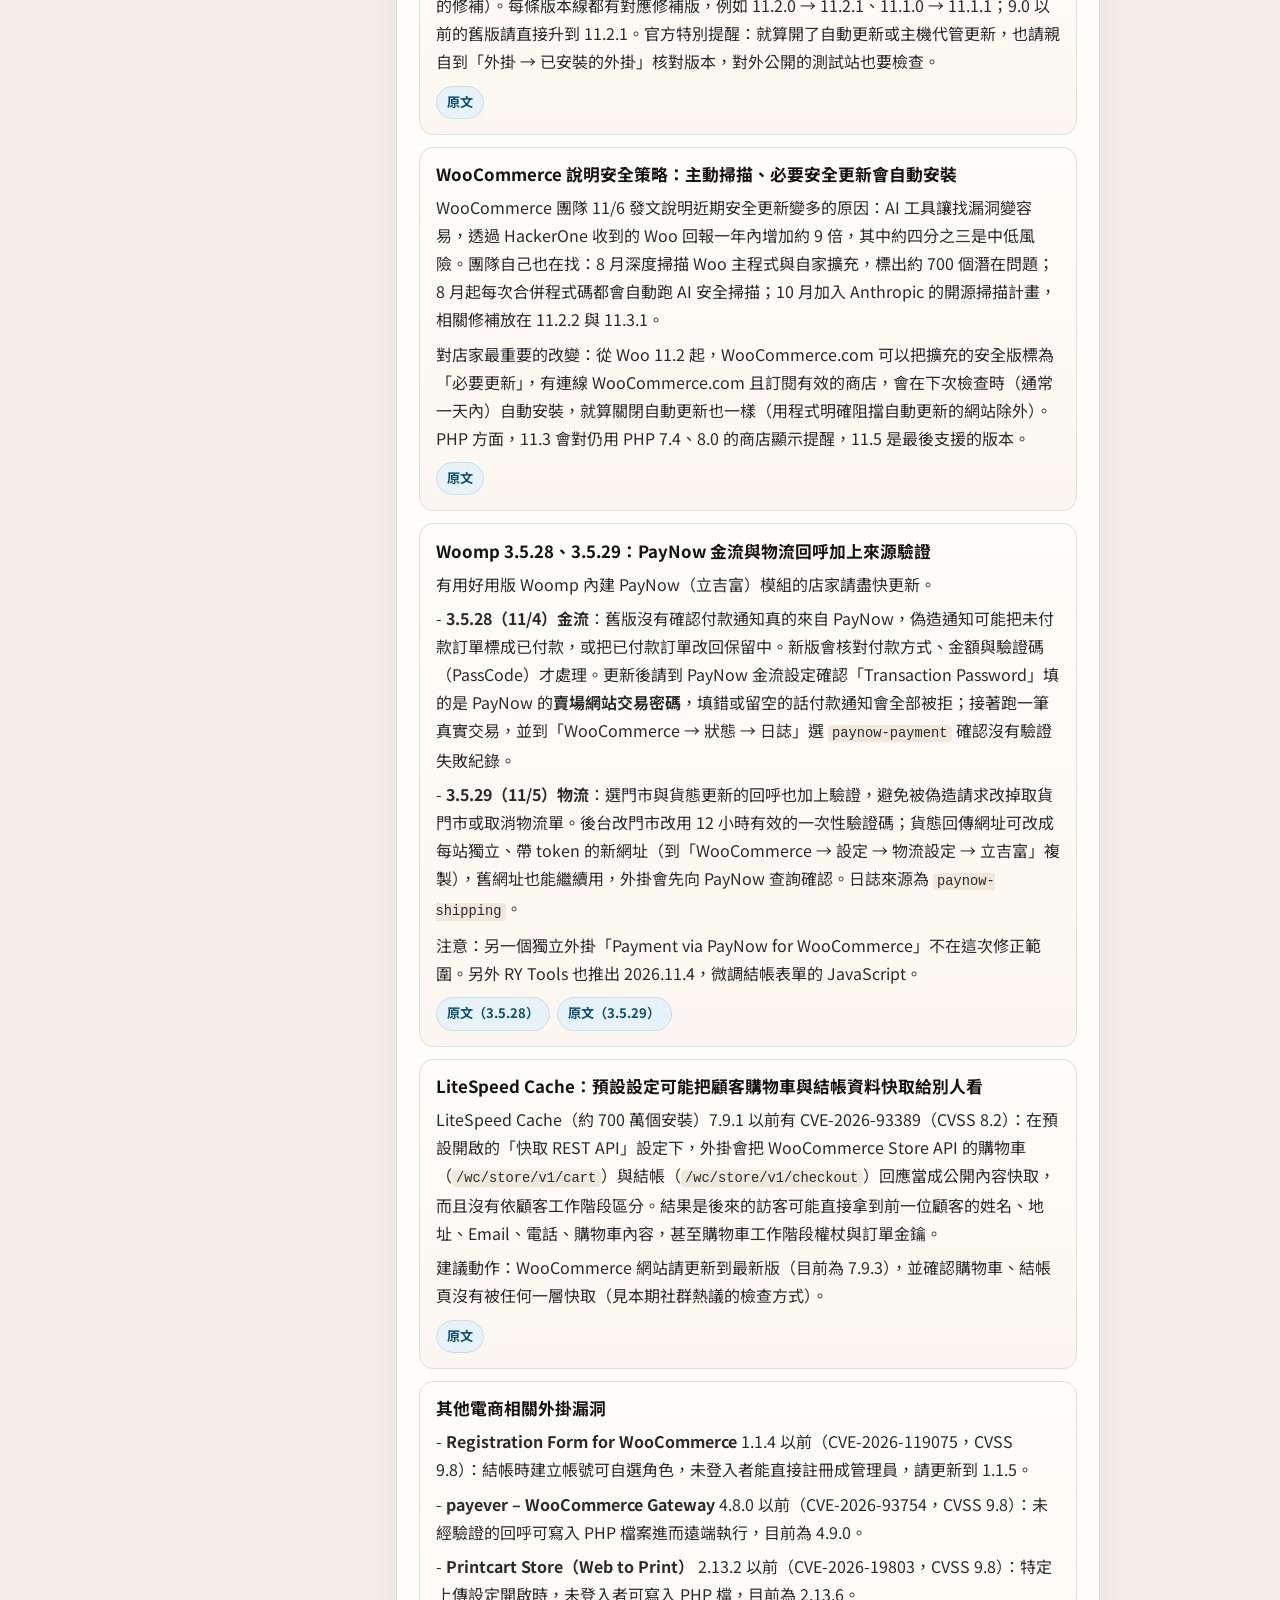
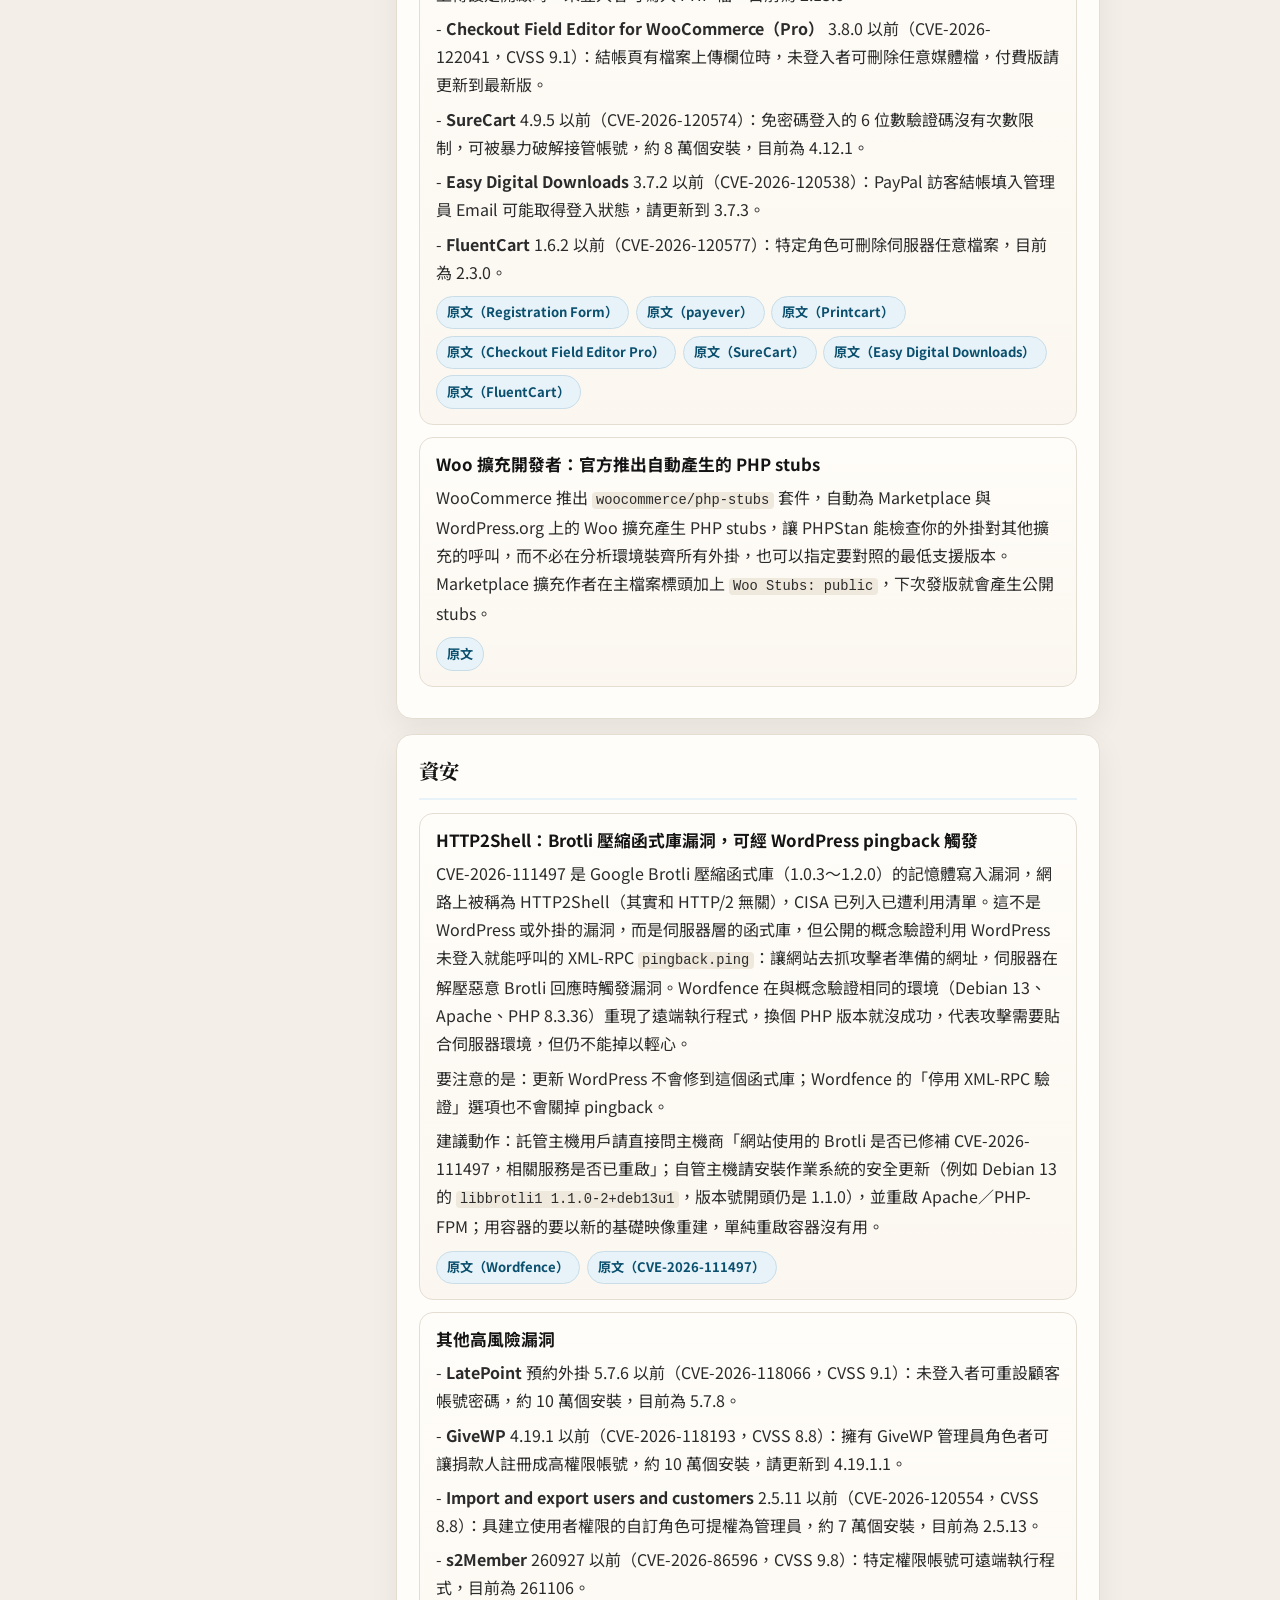
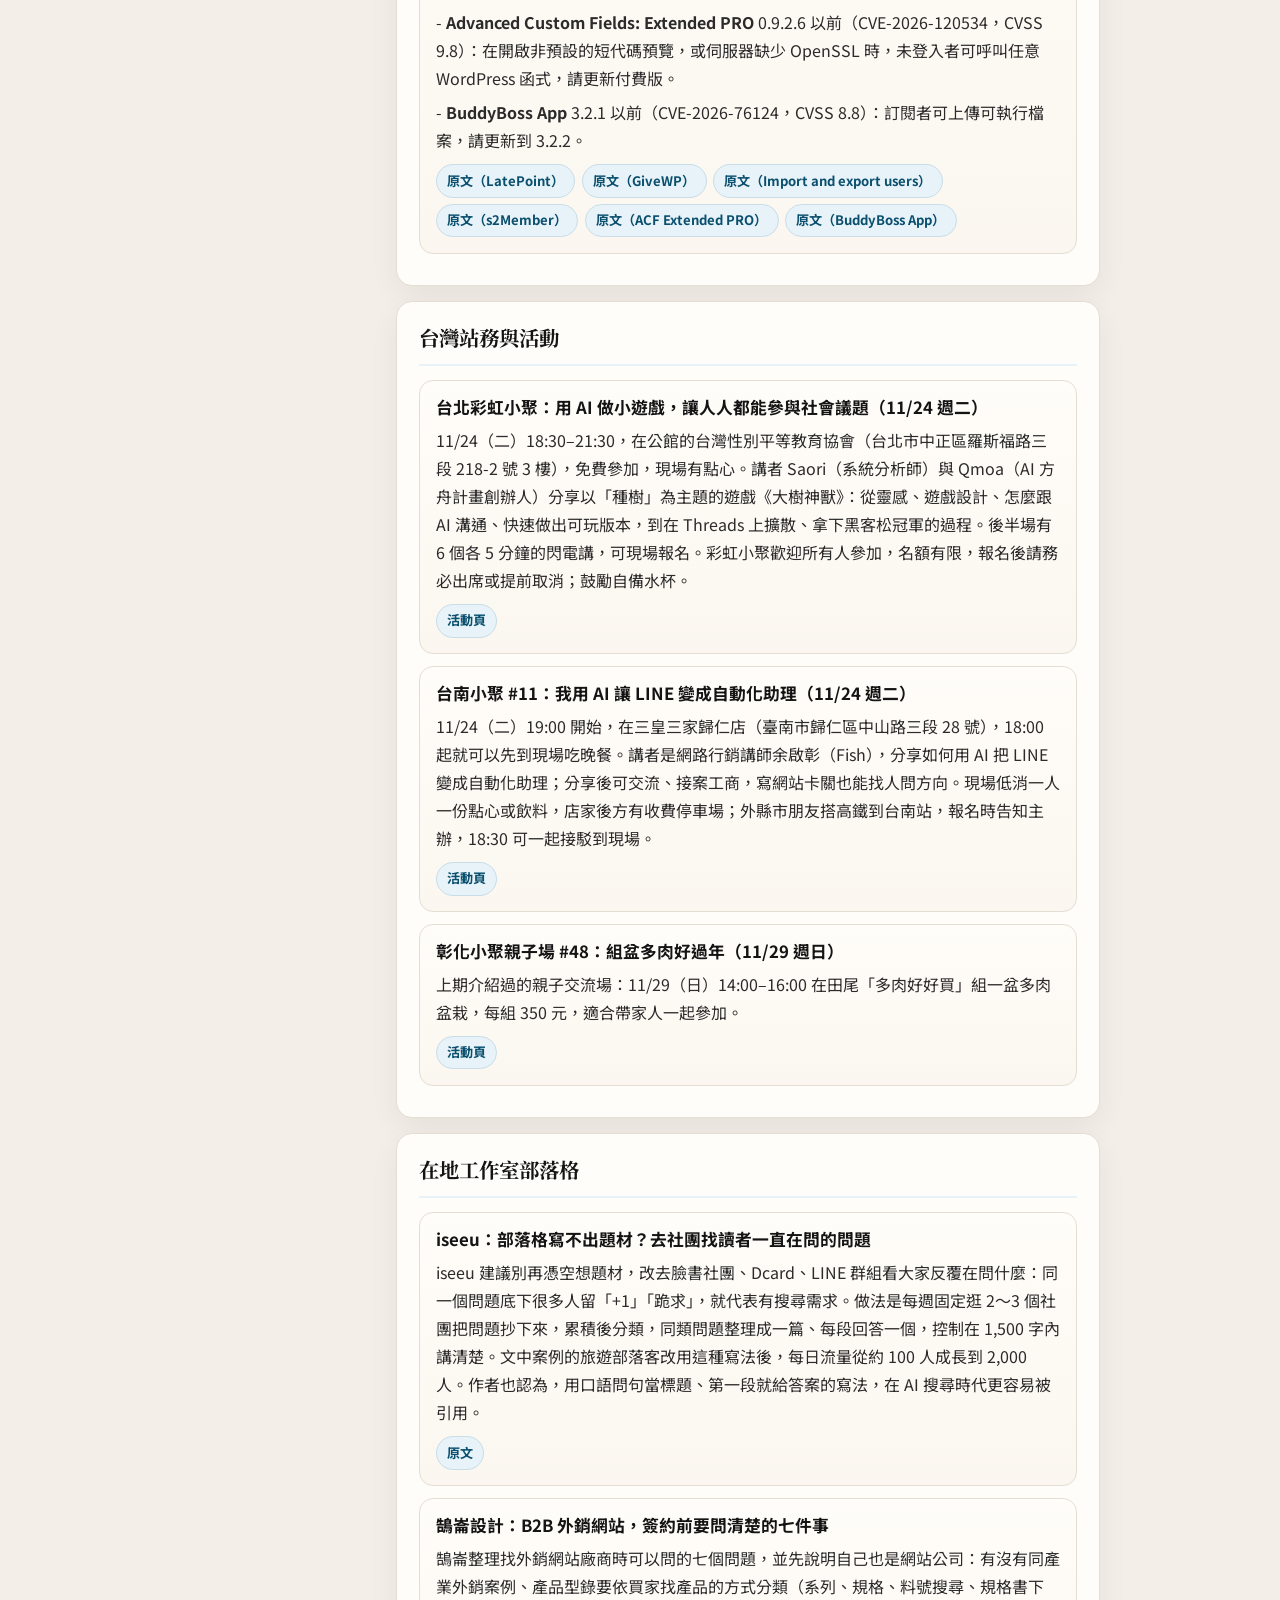
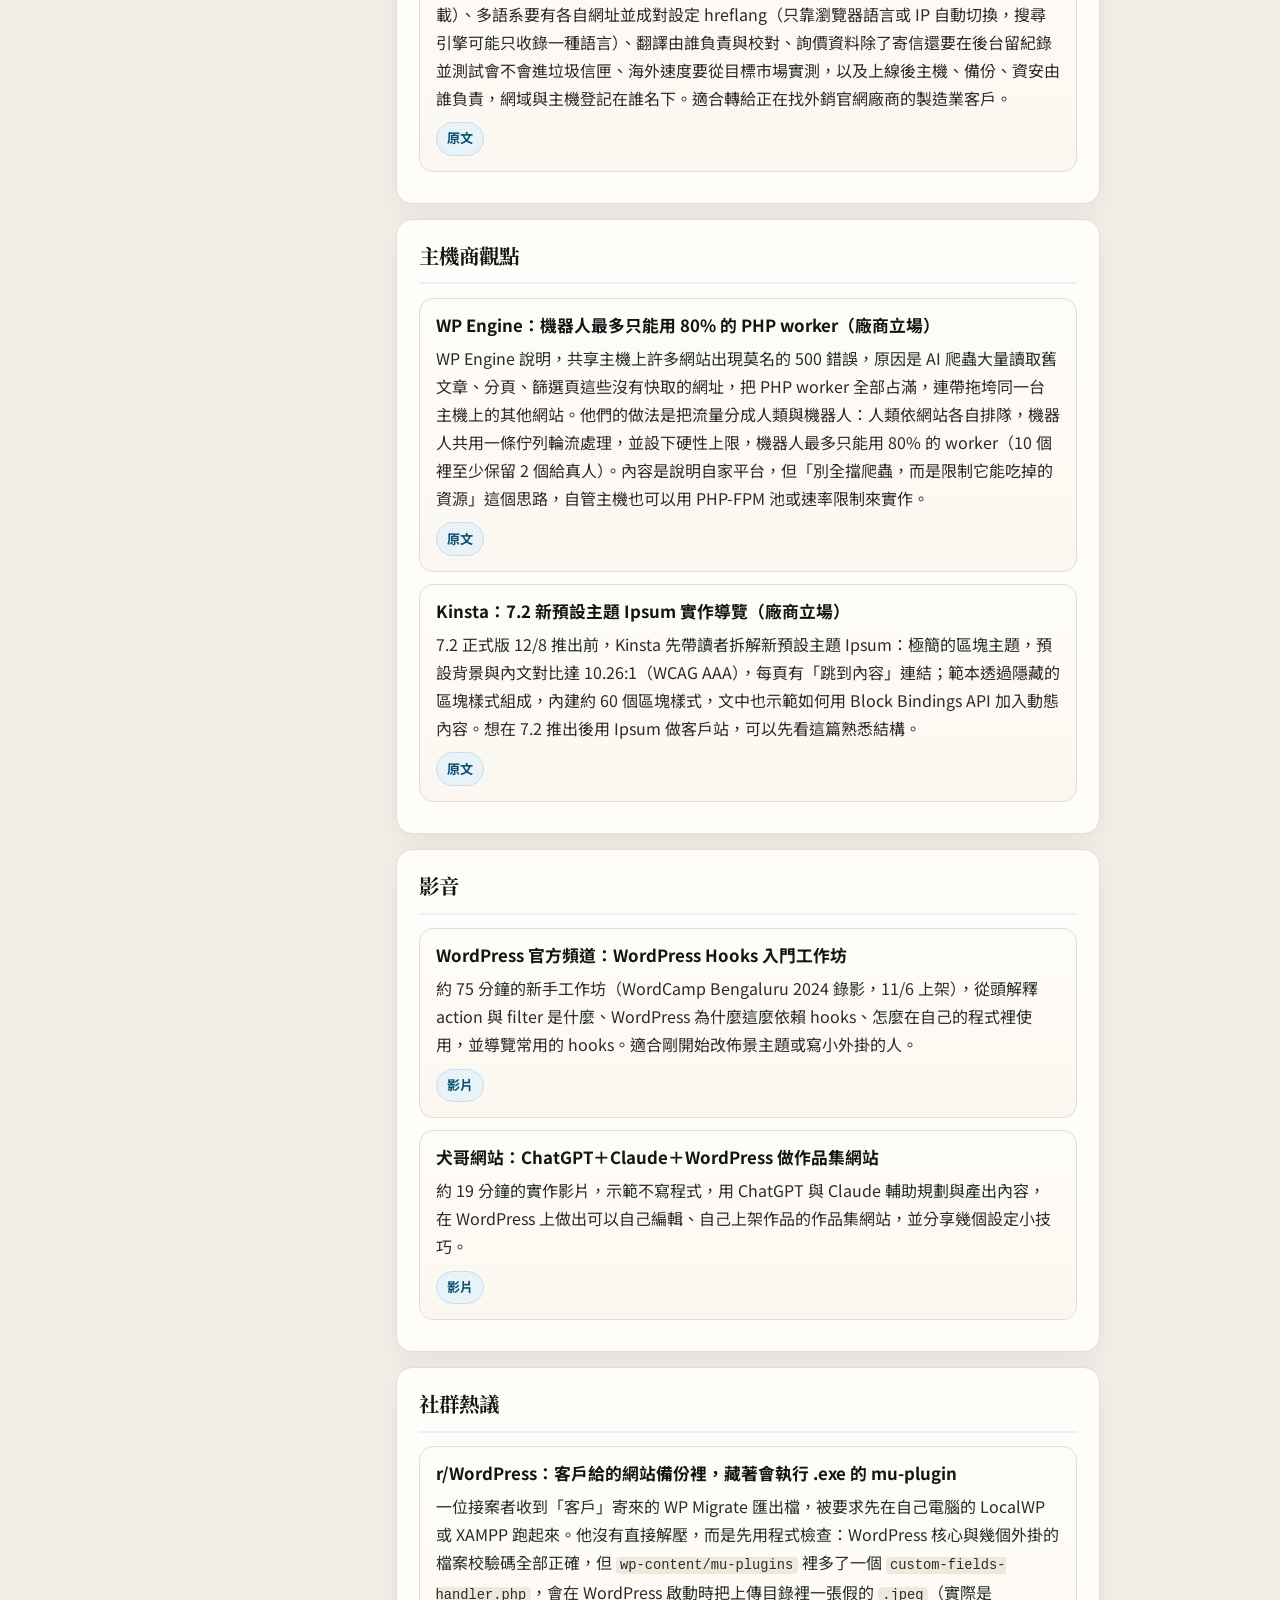
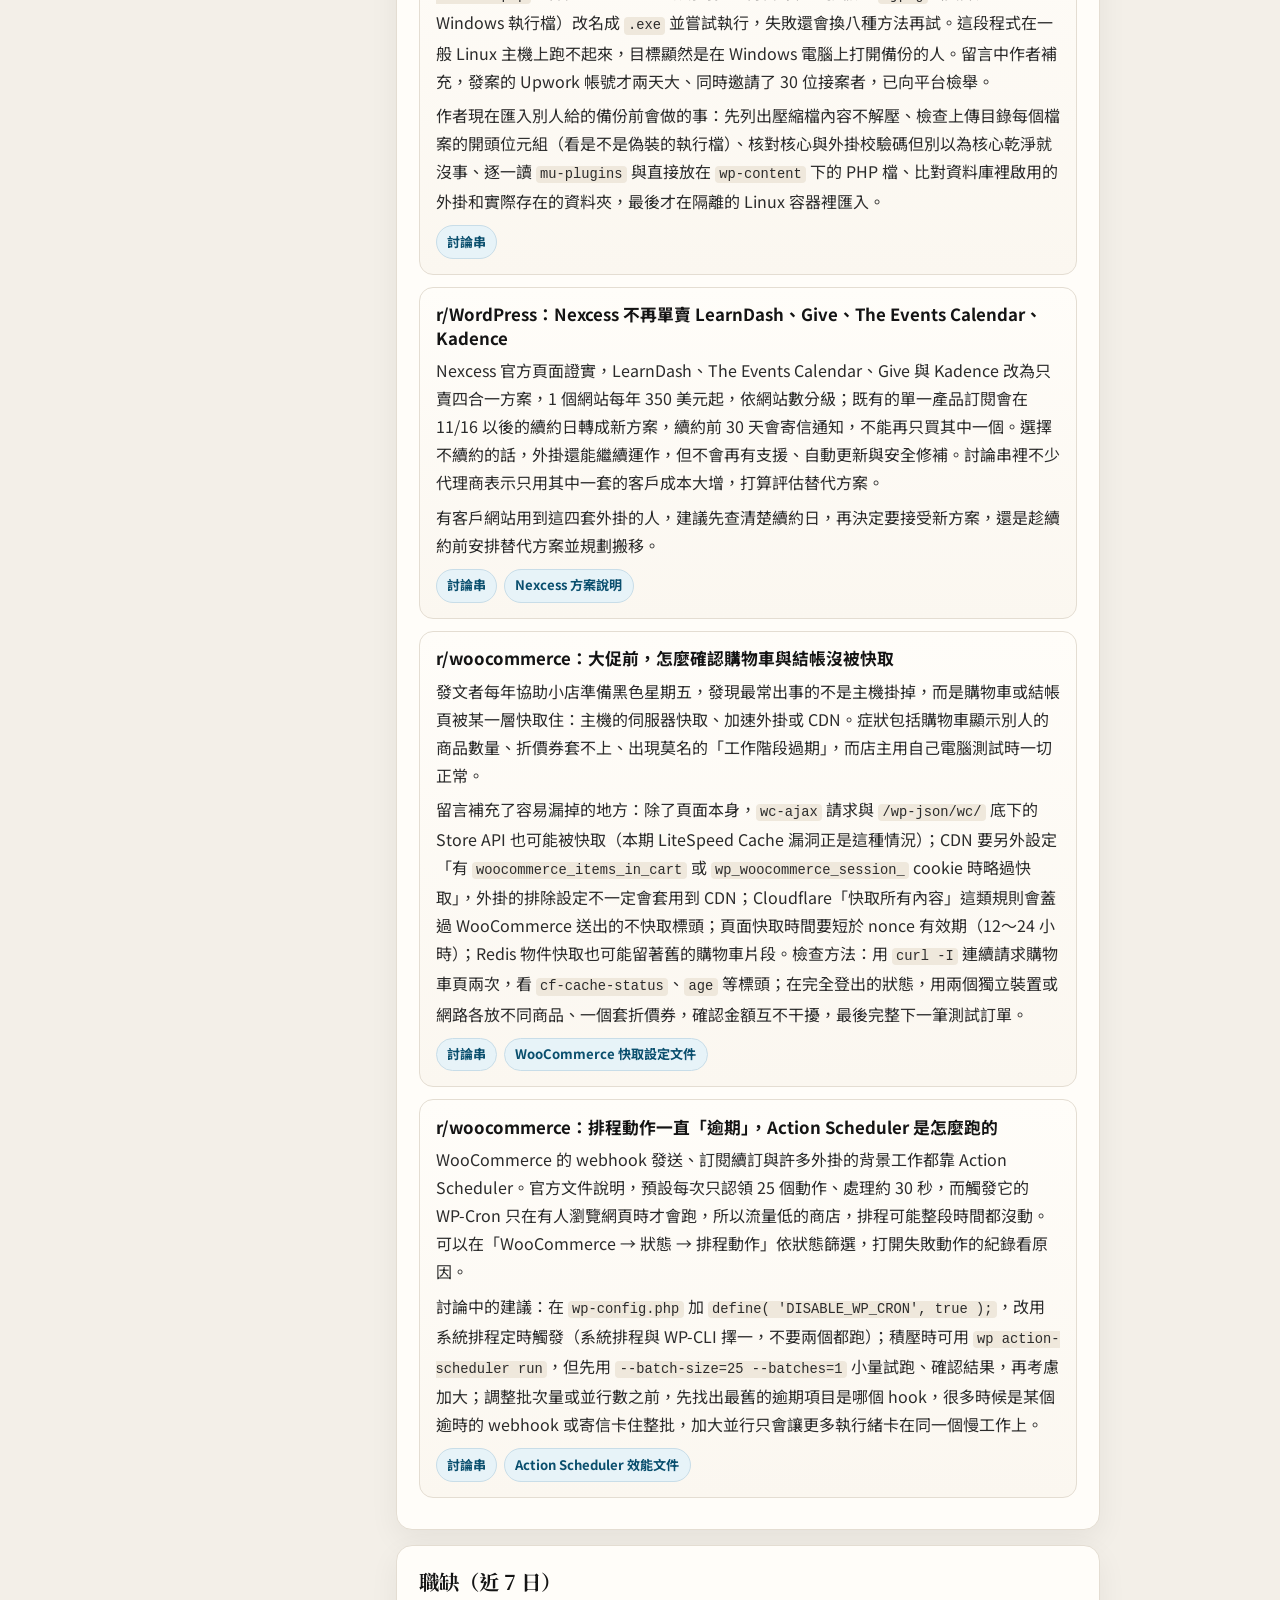
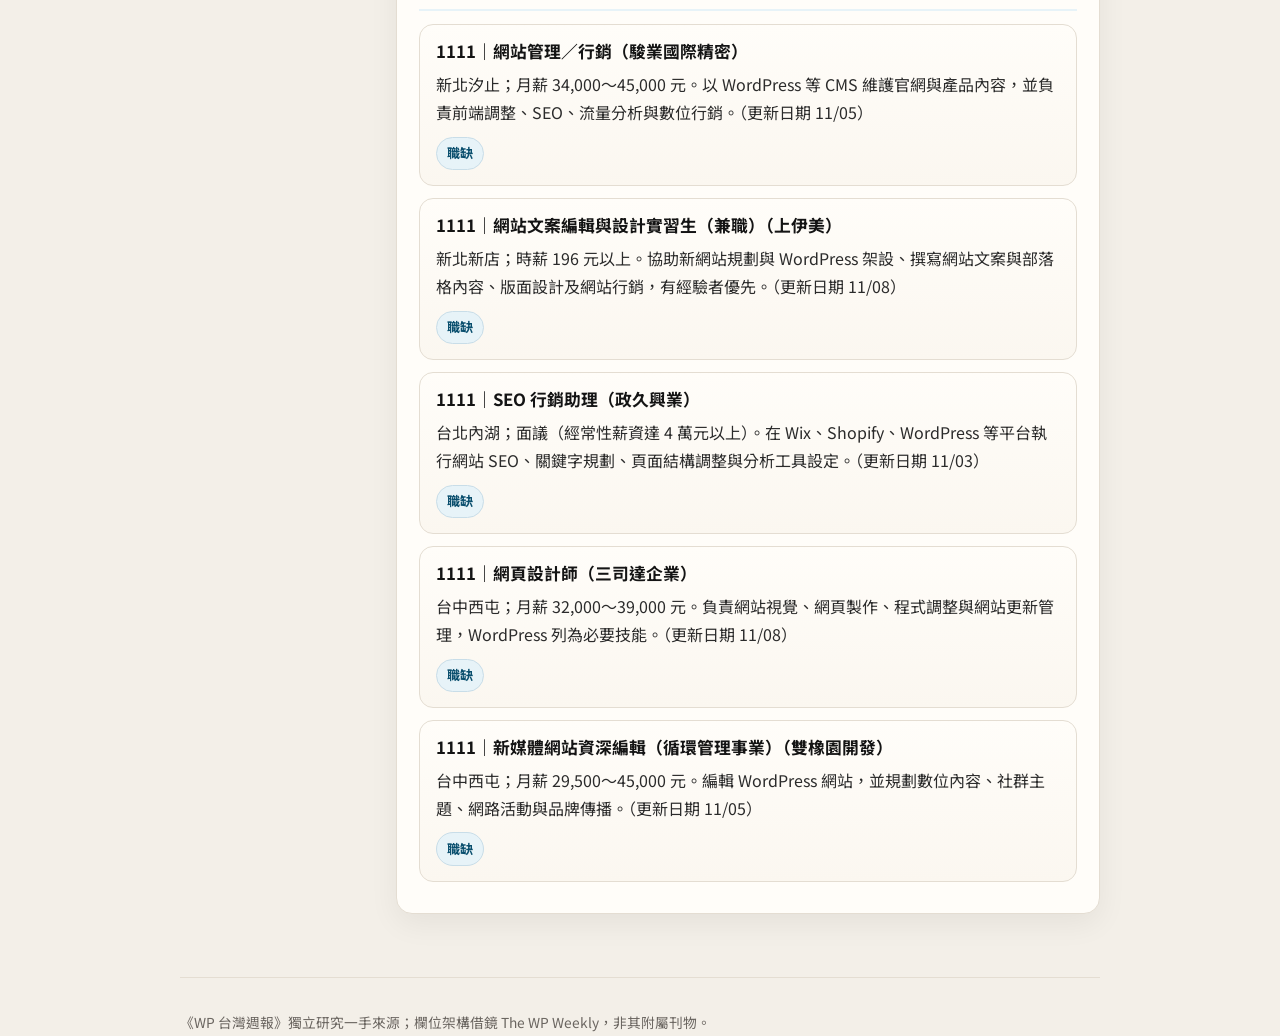
<file: issues/011.html>
<!DOCTYPE html>
<html lang="zh-Hant">
<head>
<meta charset="utf-8">
<meta name="viewport" content="width=device-width, initial-scale=1">
<title>WP 台灣週報 · 第 11 期｜WP 台灣週報</title>
<meta name="description" content="本週重點：Contact Form 7 6.2.4 修補一個不需登入就能上傳任意檔案的漏洞，某些常見的 Apache 主機設定下還可能被遠端執行程式，這個外掛有上千萬個網站在用，請優先更新。上期報導的 WordPress 核心升級漏洞已被美國 CISA 列入「已遭利用」清單，攻擊嘗試超過 24 萬次。WooCommerce 推出 11.2.2 安全版，WooPayments 也有安全更新，官方另外說明 AI 讓漏洞回報暴增之後的因應方式；LiteSpeed Cache 被揭露在預設設定下可能快取到其他顧客的購物車與結帳資料。台灣這邊，Woomp 連發兩版補強 PayNow（立吉富）金流與物流的回呼驗證。7.2 Beta 4 推出，正式版仍是 12/8；11/24 台北彩虹小聚與台南小聚同晚舉行。">
<link rel="preconnect" href="https://fonts.googleapis.com">
<link rel="preconnect" href="https://fonts.gstatic.com" crossorigin>
<link href="https://fonts.googleapis.com/css2?family=Noto+Sans+TC:wght@400;500;700;800&family=Noto+Serif+TC:wght@600;700&display=swap" rel="stylesheet">
<link rel="stylesheet" href="../styles.css">
</head>
<body>
<header class="site-header">
  <div class="inner">
    <a class="brand" href="../"><strong>《WP 台灣週報》</strong><span>獨立研究 · WordPress 台灣視角</span></a>
    <div class="nav-links">
      <a href="../">目錄</a>
      <span class="badge">第 11 期 · 2026-11-09</span>
    </div>
  </div>
</header>
<section class="hero">
  <div class="kicker">ISSUE 011</div>
  <h1>WP 台灣週報 · 第 11 期</h1>
  <p class="meta">出刊日 2026-11-09</p>
  <p class="lede">本週重點：Contact Form 7 6.2.4 修補一個不需登入就能上傳任意檔案的漏洞，某些常見的 Apache 主機設定下還可能被遠端執行程式，這個外掛有上千萬個網站在用，請優先更新。上期報導的 WordPress 核心升級漏洞已被美國 CISA 列入「已遭利用」清單，攻擊嘗試超過 24 萬次。WooCommerce 推出 11.2.2 安全版，WooPayments 也有安全更新，官方另外說明 AI 讓漏洞回報暴增之後的因應方式；LiteSpeed Cache 被揭露在預設設定下可能快取到其他顧客的購物車與結帳資料。台灣這邊，Woomp 連發兩版補強 PayNow（立吉富）金流與物流的回呼驗證。7.2 Beta 4 推出，正式版仍是 12/8；11/24 台北彩虹小聚與台南小聚同晚舉行。</p>
</section>
<div class="layout">
  <nav class="toc" aria-label="目錄"><h2>本期目錄</h2><ol><li><a href="#本週熱點">本週熱點</a></li><li><a href="#WooCommerce-電商">WooCommerce／電商</a></li><li><a href="#資安">資安</a></li><li><a href="#台灣站務與活動">台灣站務與活動</a></li><li><a href="#在地工作室部落格">在地工作室部落格</a></li><li><a href="#主機商觀點">主機商觀點</a></li><li><a href="#影音">影音</a></li><li><a href="#社群熱議">社群熱議</a></li><li><a href="#職缺-近-7-日">職缺（近 7 日）</a></li></ol></nav>
  <main class="main"><section class="section" id="本週熱點"><h2>本週熱點</h2><article class="card"><h3>Contact Form 7 6.2.4：免登入可上傳任意檔案，部分主機可被遠端執行</h3><p>Contact Form 7 6.2.4 於 10/29 推出，11/8 公布漏洞編號 CVE-2026-114432（CVSS 9.8）。6.2～6.2.3 版的表單如果有「檔案上傳」欄位，攻擊者不需登入，就能組合多個缺陷上傳原本應該被擋下的檔案，而且檔案在送出後不會被清掉。若主機是 Debian／Ubuntu 預設的 Apache 設定（會公開列出目錄內容，且把 <code>.phar</code> 交給 PHP 執行），攻擊者可以找到這個檔案並執行程式；在 nginx 或允許 <code>.htaccess</code> 覆寫的 Apache 上，影響則限於上傳目錄被寫入檔案，但仍可能被當成網站自己的 HTML 或 SVG 內容提供出去。</p><p>修正後的副作用要留意：檔名處理改成「允許清單」，不在清單內的副檔名會自動被改成安全的副檔名。預設清單包含常見圖片、影音、PDF 與 TXT，如果你的表單需要收 ZIP 等其他格式，要用 <code>wpcf7_file_extension_safelist</code> 篩選器自行加入；有直接呼叫 <code>wpcf7_unship_uploaded_file()</code> 的程式碼，參數也有變動。</p><p>建議動作：確認外掛已更新到 6.2.4 以上（目前最新為 6.2.4.1）；有上傳欄位的表單，更新後實際測試一次能否正常收檔。</p><div class="links"><a href="https://contactform7.com/2026/10/29/contact-form-7-624/" rel="noopener noreferrer" target="_blank">原文（Contact Form 7 6.2.4）</a><a href="https://www.cve.org/CVERecord?id=CVE-2026-114432" rel="noopener noreferrer" target="_blank">原文（CVE-2026-114432）</a></div></article><article class="card"><h3>WordPress 核心升級漏洞已遭實際攻擊，列入 CISA 已遭利用清單</h3><p>上期報導的 CVE-2026-119977（WordPress 4.7～7.1.3 核心升級期間的競爭條件，可免登入遠端執行程式）有新進展：美國網路安全暨基礎設施安全局（CISA）已將它列入「已知遭利用漏洞（KEV）」清單。Wordfence 11/5 更新，自漏洞公開以來已攔下超過 24 萬次攻擊，10/30 單日超過 7.4 萬次。攻擊手法是不斷請求 <code>/wp-content/upgrade/wordpress-版本號/setup-config.php</code> 這類可預測路徑，賭網站剛好在升級中。</p><p>Wordfence 也提醒：從舊版升級到修補版的那一次，跑的仍是舊的升級流程，但時間很短，所以還是應該盡快更新、不要拖。若想多一層保險，可以在升級前先於伺服器層封鎖 <code>/wp-content/upgrade/</code> 底下的 PHP 檔案。Wordfence 免費版的防火牆規則要到 11/27 才會生效。</p><p>建議動作：到「控制台 → 更新」確認已是 7.1.4，或你所在分支的修補版（例如 6.9.11、7.0.8）。</p><div class="links"><a href="https://www.wordfence.com/blog/2026/11/attackers-actively-probing-for-upgrade-window-rce-vulnerability-in-wordpress-core/" rel="noopener noreferrer" target="_blank">原文（Wordfence）</a><a href="https://www.cisa.gov/known-exploited-vulnerabilities-catalog?field_cve=CVE-2026-119977" rel="noopener noreferrer" target="_blank">原文（CISA KEV）</a></div></article><article class="card"><h3>WordPress 7.2 Beta 4：翻譯更新可逐一挑選，正式版仍為 12/8</h3><p>7.2 Beta 4 於 11/3 推出（Beta 3 已在上期隨 7.1.4 提前釋出）。這版主要是修正與打磨：Windows 高對比模式下的鍵盤焦點更清楚、右至左語系的區塊對齊修正，Abilities API、DataViews 與 REST API 也持續調整，新預設主題 Ipsum 補強了無障礙與樣式。站長比較有感的是「更新」頁面會逐一列出可用的翻譯更新，可以像外掛、佈景一樣挑選要安裝哪些。</p><p>時程沒有變：Beta 5 11/10、RC1 11/17，正式版 12/8。測試可用 WP-CLI <code>wp core update --version=7.2-beta4</code>、Beta Tester 外掛或 WordPress Playground，請勿在正式站測試。</p><p>本週也有兩篇 7.2 開發者說明值得外掛作者注意：</p><p>- <strong>新增 <code>/random/</code> 網址</strong>：造訪 <code>example.com/random/</code> 會隨機導向一篇已發布文章，也支援分類、作者、自訂文章類型（例如 <code>/random/category/news/</code>）。功能預設開啟，不想要可用 <code>wp_enable_random_content_redirect</code> 篩選器關閉；自訂文章類型可在 <code>register_post_type()</code> 用新的 <code>randomable</code> 參數排除。</p><p>- <strong>後台選單與工具列圖示改用 SVG</strong>：圖示從 Dashicons 字型改成內嵌 SVG。一般註冊選單的外掛不用改，但自訂後台配色方案，或用 CSS <code>::before</code> 隱藏、替換核心圖示的外掛要更新寫法。新 API 讓 <code>add_menu_page()</code> 可直接用圖示名稱（例如 <code>core-admin/pin</code>），工具列節點也多了 <code>icon</code> 參數。</p><p>另外，Matt Mullenweg 11/9 在 Make Core 發文，指出非多站模式的新會員註冊沒有套用較嚴格的使用者名稱過濾，提議讓新註冊規則更嚴格，並檢討系統寄出的通知信（例如留言通知是否不要預設附上內容），減少被垃圾訊息利用的機會。目前還是討論階段。</p><div class="links"><a href="https://wordpress.org/news/2026/11/wordpress-7-2-beta-4/" rel="noopener noreferrer" target="_blank">原文（Beta 4）</a><a href="https://make.wordpress.org/core/2026/11/05/your-content-is-going-to-get-more-random/" rel="noopener noreferrer" target="_blank">原文（/random/ 網址）</a><a href="https://make.wordpress.org/core/2026/11/05/svg-icons-in-the-admin-bar-and-menu-in-wordpress-7-2/" rel="noopener noreferrer" target="_blank">原文（後台 SVG 圖示）</a><a href="https://make.wordpress.org/core/2026/11/08/conservative-in-what-we-accept/" rel="noopener noreferrer" target="_blank">原文（Conservative in What We Accept）</a></div></article><article class="card"><h3>Gutenberg 24.4 RC：wp-env 可不用 Docker、Notes 能搜尋和按表情</h3><p>Gutenberg 24.4 RC1 於 11/4 推出（正式版尚未釋出），24.3.1 也修正了 Notes 的錯誤。24.4 的亮點：<code>wp-env</code> 新增實驗性的執行方式，直接用本機安裝的 PHP 搭配 SQLite，不必再跑 Docker；Notes（協作備註）的總覽側欄可以搜尋、依狀態篩選，還能按讚與加上表情回應；社群圖示區塊可以在側欄直接改連結；文章與留言分頁數字區塊可設框線；群組區塊多了實驗性的「Canvas」版面。</p><div class="links"><a href="https://github.com/WordPress/gutenberg/releases/tag/v24.4.0-rc.1" rel="noopener noreferrer" target="_blank">原文（24.4 RC1）</a></div></article></section><section class="section" id="WooCommerce-電商"><h2>WooCommerce／電商</h2><article class="card"><h3>WooCommerce 11.2.2 安全版：Store API、REST API 多處強化</h3><p>11.2.2 於 11/4（台灣時間 11/5 清晨）推出，官方建議盡快更新，這版包含資料庫更新。修補內容包括：Store API 的購物車數量、REST API 金鑰驗證、到店取貨的稅金計算；全域屬性改名後商品預設屬性的處理；訂單存檔失敗時不再繼續進入付款；商品 CSV 匯入的欄位對應驗證；後台連線端點也更嚴格。</p><p>開發者要注意兩個行為改變：Store API 結帳時，如果外掛掛在 <code>woocommerce_before_order_object_save</code>、<code>woocommerce_new_order</code> 或 <code>woocommerce_update_order</code> 的程式丟出例外，結帳會直接回傳 500 錯誤，不再帶著存一半的訂單繼續；另外兩個 Jetpack 連線端點改為必須是已登入的管理員瀏覽器工作階段，用 REST API 金鑰、WP-CLI 或應用程式密碼呼叫會得到 403。</p><p>11.3 Beta 2 於 11/3 推出，正式版預定本週。</p><div class="links"><a href="https://developer.woocommerce.com/2026/11/04/woocommerce-11-2-2-release-notes/" rel="noopener noreferrer" target="_blank">原文</a></div></article><article class="card"><h3>WooPayments 安全更新：訂閱功能，各版本線都有修補版</h3><p>WooPayments 11/4（台灣時間）發布安全更新，修補內建訂閱功能的問題（延續 8 月的修補）。每條版本線都有對應修補版，例如 11.2.0 → 11.2.1、11.1.0 → 11.1.1；9.0 以前的舊版請直接升到 11.2.1。官方特別提醒：就算開了自動更新或主機代管更新，也請親自到「外掛 → 已安裝的外掛」核對版本，對外公開的測試站也要檢查。</p><div class="links"><a href="https://developer.woocommerce.com/2026/11/03/security-update-for-woopayments/" rel="noopener noreferrer" target="_blank">原文</a></div></article><article class="card"><h3>WooCommerce 說明安全策略：主動掃描、必要安全更新會自動安裝</h3><p>WooCommerce 團隊 11/6 發文說明近期安全更新變多的原因：AI 工具讓找漏洞變容易，透過 HackerOne 收到的 Woo 回報一年內增加約 9 倍，其中約四分之三是中低風險。團隊自己也在找：8 月深度掃描 Woo 主程式與自家擴充，標出約 700 個潛在問題；8 月起每次合併程式碼都會自動跑 AI 安全掃描；10 月加入 Anthropic 的開源掃描計畫，相關修補放在 11.2.2 與 11.3.1。</p><p>對店家最重要的改變：從 Woo 11.2 起，WooCommerce.com 可以把擴充的安全版標為「必要更新」，有連線 WooCommerce.com 且訂閱有效的商店，會在下次檢查時（通常一天內）自動安裝，就算關閉自動更新也一樣（用程式明確阻擋自動更新的網站除外）。PHP 方面，11.3 會對仍用 PHP 7.4、8.0 的商店顯示提醒，11.5 是最後支援的版本。</p><div class="links"><a href="https://developer.woocommerce.com/2026/11/06/woo-latest-security/" rel="noopener noreferrer" target="_blank">原文</a></div></article><article class="card"><h3>Woomp 3.5.28、3.5.29：PayNow 金流與物流回呼加上來源驗證</h3><p>有用好用版 Woomp 內建 PayNow（立吉富）模組的店家請盡快更新。</p><p>- <strong>3.5.28（11/4）金流</strong>：舊版沒有確認付款通知真的來自 PayNow，偽造通知可能把未付款訂單標成已付款，或把已付款訂單改回保留中。新版會核對付款方式、金額與驗證碼（PassCode）才處理。更新後請到 PayNow 金流設定確認「Transaction Password」填的是 PayNow 的<strong>賣場網站交易密碼</strong>，填錯或留空的話付款通知會全部被拒；接著跑一筆真實交易，並到「WooCommerce → 狀態 → 日誌」選 <code>paynow-payment</code> 確認沒有驗證失敗紀錄。</p><p>- <strong>3.5.29（11/5）物流</strong>：選門市與貨態更新的回呼也加上驗證，避免被偽造請求改掉取貨門市或取消物流單。後台改門市改用 12 小時有效的一次性驗證碼；貨態回傳網址可改成每站獨立、帶 token 的新網址（到「WooCommerce → 設定 → 物流設定 → 立吉富」複製），舊網址也能繼續用，外掛會先向 PayNow 查詢確認。日誌來源為 <code>paynow-shipping</code>。</p><p>注意：另一個獨立外掛「Payment via PayNow for WooCommerce」不在這次修正範圍。另外 RY Tools 也推出 2026.11.4，微調結帳表單的 JavaScript。</p><div class="links"><a href="https://github.com/zenbuapps/woomp/releases/tag/v3.5.28" rel="noopener noreferrer" target="_blank">原文（3.5.28）</a><a href="https://github.com/zenbuapps/woomp/releases/tag/v3.5.29" rel="noopener noreferrer" target="_blank">原文（3.5.29）</a></div></article><article class="card"><h3>LiteSpeed Cache：預設設定可能把顧客購物車與結帳資料快取給別人看</h3><p>LiteSpeed Cache（約 700 萬個安裝）7.9.1 以前有 CVE-2026-93389（CVSS 8.2）：在預設開啟的「快取 REST API」設定下，外掛會把 WooCommerce Store API 的購物車（<code>/wc/store/v1/cart</code>）與結帳（<code>/wc/store/v1/checkout</code>）回應當成公開內容快取，而且沒有依顧客工作階段區分。結果是後來的訪客可能直接拿到前一位顧客的姓名、地址、Email、電話、購物車內容，甚至購物車工作階段權杖與訂單金鑰。</p><p>建議動作：WooCommerce 網站請更新到最新版（目前為 7.9.3），並確認購物車、結帳頁沒有被任何一層快取（見本期社群熱議的檢查方式）。</p><div class="links"><a href="https://www.cve.org/CVERecord?id=CVE-2026-93389" rel="noopener noreferrer" target="_blank">原文</a></div></article><article class="card"><h3>其他電商相關外掛漏洞</h3><p>- <strong>Registration Form for WooCommerce</strong> 1.1.4 以前（CVE-2026-119075，CVSS 9.8）：結帳時建立帳號可自選角色，未登入者能直接註冊成管理員，請更新到 1.1.5。</p><p>- <strong>payever – WooCommerce Gateway</strong> 4.8.0 以前（CVE-2026-93754，CVSS 9.8）：未經驗證的回呼可寫入 PHP 檔案進而遠端執行，目前為 4.9.0。</p><p>- <strong>Printcart Store（Web to Print）</strong> 2.13.2 以前（CVE-2026-19803，CVSS 9.8）：特定上傳設定開啟時，未登入者可寫入 PHP 檔，目前為 2.13.6。</p><p>- <strong>Checkout Field Editor for WooCommerce（Pro）</strong> 3.8.0 以前（CVE-2026-122041，CVSS 9.1）：結帳頁有檔案上傳欄位時，未登入者可刪除任意媒體檔，付費版請更新到最新版。</p><p>- <strong>SureCart</strong> 4.9.5 以前（CVE-2026-120574）：免密碼登入的 6 位數驗證碼沒有次數限制，可被暴力破解接管帳號，約 8 萬個安裝，目前為 4.12.1。</p><p>- <strong>Easy Digital Downloads</strong> 3.7.2 以前（CVE-2026-120538）：PayPal 訪客結帳填入管理員 Email 可能取得登入狀態，請更新到 3.7.3。</p><p>- <strong>FluentCart</strong> 1.6.2 以前（CVE-2026-120577）：特定角色可刪除伺服器任意檔案，目前為 2.3.0。</p><div class="links"><a href="https://www.cve.org/CVERecord?id=CVE-2026-119075" rel="noopener noreferrer" target="_blank">原文（Registration Form）</a><a href="https://www.cve.org/CVERecord?id=CVE-2026-93754" rel="noopener noreferrer" target="_blank">原文（payever）</a><a href="https://www.cve.org/CVERecord?id=CVE-2026-19803" rel="noopener noreferrer" target="_blank">原文（Printcart）</a><a href="https://www.cve.org/CVERecord?id=CVE-2026-122041" rel="noopener noreferrer" target="_blank">原文（Checkout Field Editor Pro）</a><a href="https://www.cve.org/CVERecord?id=CVE-2026-120574" rel="noopener noreferrer" target="_blank">原文（SureCart）</a><a href="https://www.cve.org/CVERecord?id=CVE-2026-120538" rel="noopener noreferrer" target="_blank">原文（Easy Digital Downloads）</a><a href="https://www.cve.org/CVERecord?id=CVE-2026-120577" rel="noopener noreferrer" target="_blank">原文（FluentCart）</a></div></article><article class="card"><h3>Woo 擴充開發者：官方推出自動產生的 PHP stubs</h3><p>WooCommerce 推出 <code>woocommerce/php-stubs</code> 套件，自動為 Marketplace 與 WordPress.org 上的 Woo 擴充產生 PHP stubs，讓 PHPStan 能檢查你的外掛對其他擴充的呼叫，而不必在分析環境裝齊所有外掛，也可以指定要對照的最低支援版本。Marketplace 擴充作者在主檔案標頭加上 <code>Woo Stubs: public</code>，下次發版就會產生公開 stubs。</p><div class="links"><a href="https://developer.woocommerce.com/2026/11/03/php-stubs-for-extensions/" rel="noopener noreferrer" target="_blank">原文</a></div></article></section><section class="section" id="資安"><h2>資安</h2><article class="card"><h3>HTTP2Shell：Brotli 壓縮函式庫漏洞，可經 WordPress pingback 觸發</h3><p>CVE-2026-111497 是 Google Brotli 壓縮函式庫（1.0.3～1.2.0）的記憶體寫入漏洞，網路上被稱為 HTTP2Shell（其實和 HTTP/2 無關），CISA 已列入已遭利用清單。這不是 WordPress 或外掛的漏洞，而是伺服器層的函式庫，但公開的概念驗證利用 WordPress 未登入就能呼叫的 XML-RPC <code>pingback.ping</code>：讓網站去抓攻擊者準備的網址，伺服器在解壓惡意 Brotli 回應時觸發漏洞。Wordfence 在與概念驗證相同的環境（Debian 13、Apache、PHP 8.3.36）重現了遠端執行程式，換個 PHP 版本就沒成功，代表攻擊需要貼合伺服器環境，但仍不能掉以輕心。</p><p>要注意的是：更新 WordPress 不會修到這個函式庫；Wordfence 的「停用 XML-RPC 驗證」選項也不會關掉 pingback。</p><p>建議動作：託管主機用戶請直接問主機商「網站使用的 Brotli 是否已修補 CVE-2026-111497，相關服務是否已重啟」；自管主機請安裝作業系統的安全更新（例如 Debian 13 的 <code>libbrotli1 1.1.0-2+deb13u1</code>，版本號開頭仍是 1.1.0），並重啟 Apache／PHP-FPM；用容器的要以新的基礎映像重建，單純重啟容器沒有用。</p><div class="links"><a href="https://www.wordfence.com/blog/2026/11/http2shell-wordpress-brotli/" rel="noopener noreferrer" target="_blank">原文（Wordfence）</a><a href="https://www.cve.org/CVERecord?id=CVE-2026-111497" rel="noopener noreferrer" target="_blank">原文（CVE-2026-111497）</a></div></article><article class="card"><h3>其他高風險漏洞</h3><p>- <strong>LatePoint</strong> 預約外掛 5.7.6 以前（CVE-2026-118066，CVSS 9.1）：未登入者可重設顧客帳號密碼，約 10 萬個安裝，目前為 5.7.8。</p><p>- <strong>GiveWP</strong> 4.19.1 以前（CVE-2026-118193，CVSS 8.8）：擁有 GiveWP 管理員角色者可讓捐款人註冊成高權限帳號，約 10 萬個安裝，請更新到 4.19.1.1。</p><p>- <strong>Import and export users and customers</strong> 2.5.11 以前（CVE-2026-120554，CVSS 8.8）：具建立使用者權限的自訂角色可提權為管理員，約 7 萬個安裝，目前為 2.5.13。</p><p>- <strong>s2Member</strong> 260927 以前（CVE-2026-86596，CVSS 9.8）：特定權限帳號可遠端執行程式，目前為 261106。</p><p>- <strong>Advanced Custom Fields: Extended PRO</strong> 0.9.2.6 以前（CVE-2026-120534，CVSS 9.8）：在開啟非預設的短代碼預覽，或伺服器缺少 OpenSSL 時，未登入者可呼叫任意 WordPress 函式，請更新付費版。</p><p>- <strong>BuddyBoss App</strong> 3.2.1 以前（CVE-2026-76124，CVSS 8.8）：訂閱者可上傳可執行檔案，請更新到 3.2.2。</p><div class="links"><a href="https://www.cve.org/CVERecord?id=CVE-2026-118066" rel="noopener noreferrer" target="_blank">原文（LatePoint）</a><a href="https://www.cve.org/CVERecord?id=CVE-2026-118193" rel="noopener noreferrer" target="_blank">原文（GiveWP）</a><a href="https://www.cve.org/CVERecord?id=CVE-2026-120554" rel="noopener noreferrer" target="_blank">原文（Import and export users）</a><a href="https://www.cve.org/CVERecord?id=CVE-2026-86596" rel="noopener noreferrer" target="_blank">原文（s2Member）</a><a href="https://www.cve.org/CVERecord?id=CVE-2026-120534" rel="noopener noreferrer" target="_blank">原文（ACF Extended PRO）</a><a href="https://www.cve.org/CVERecord?id=CVE-2026-76124" rel="noopener noreferrer" target="_blank">原文（BuddyBoss App）</a></div></article></section><section class="section" id="台灣站務與活動"><h2>台灣站務與活動</h2><article class="card"><h3>台北彩虹小聚：用 AI 做小遊戲，讓人人都能參與社會議題（11/24 週二）</h3><p>11/24（二）18:30–21:30，在公館的台灣性別平等教育協會（台北市中正區羅斯福路三段 218-2 號 3 樓），免費參加，現場有點心。講者 Saori（系統分析師）與 Qmoa（AI 方舟計畫創辦人）分享以「種樹」為主題的遊戲《大樹神獸》：從靈感、遊戲設計、怎麼跟 AI 溝通、快速做出可玩版本，到在 Threads 上擴散、拿下黑客松冠軍的過程。後半場有 6 個各 5 分鐘的閃電講，可現場報名。彩虹小聚歡迎所有人參加，名額有限，報名後請務必出席或提前取消；鼓勵自備水杯。</p><div class="links"><a href="https://www.meetup.com/taipei-wordpress/events/317270590/" rel="noopener noreferrer" target="_blank">活動頁</a></div></article><article class="card"><h3>台南小聚 #11：我用 AI 讓 LINE 變成自動化助理（11/24 週二）</h3><p>11/24（二）19:00 開始，在三皇三家歸仁店（臺南市歸仁區中山路三段 28 號），18:00 起就可以先到現場吃晚餐。講者是網路行銷講師余啟彰（Fish），分享如何用 AI 把 LINE 變成自動化助理；分享後可交流、接案工商，寫網站卡關也能找人問方向。現場低消一人一份點心或飲料，店家後方有收費停車場；外縣市朋友搭高鐵到台南站，報名時告知主辦，18:30 可一起接駁到現場。</p><div class="links"><a href="https://www.meetup.com/kaohsiung-wordpress-meetup/events/317339884/" rel="noopener noreferrer" target="_blank">活動頁</a></div></article><article class="card"><h3>彰化小聚親子場 #48：組盆多肉好過年（11/29 週日）</h3><p>上期介紹過的親子交流場：11/29（日）14:00–16:00 在田尾「多肉好好買」組一盆多肉盆栽，每組 350 元，適合帶家人一起參加。</p><div class="links"><a href="https://www.meetup.com/changhua-wordpress-meetup-group/events/316974028/" rel="noopener noreferrer" target="_blank">活動頁</a></div></article></section><section class="section" id="在地工作室部落格"><h2>在地工作室部落格</h2><article class="card"><h3>iseeu：部落格寫不出題材？去社團找讀者一直在問的問題</h3><p>iseeu 建議別再憑空想題材，改去臉書社團、Dcard、LINE 群組看大家反覆在問什麼：同一個問題底下很多人留「+1」「跪求」，就代表有搜尋需求。做法是每週固定逛 2～3 個社團把問題抄下來，累積後分類，同類問題整理成一篇、每段回答一個，控制在 1,500 字內講清楚。文中案例的旅遊部落客改用這種寫法後，每日流量從約 100 人成長到 2,000 人。作者也認為，用口語問句當標題、第一段就給答案的寫法，在 AI 搜尋時代更容易被引用。</p><div class="links"><a href="https://iseeu.tw/blog-topic-ideas/" rel="noopener noreferrer" target="_blank">原文</a></div></article><article class="card"><h3>鵠崙設計：B2B 外銷網站，簽約前要問清楚的七件事</h3><p>鵠崙整理找外銷網站廠商時可以問的七個問題，並先說明自己也是網站公司：有沒有同產業外銷案例、產品型錄要依買家找產品的方式分類（系列、規格、料號搜尋、規格書下載）、多語系要有各自網址並成對設定 hreflang（只靠瀏覽器語言或 IP 自動切換，搜尋引擎可能只收錄一種語言）、翻譯由誰負責與校對、詢價資料除了寄信還要在後台留紀錄並測試會不會進垃圾信匣、海外速度要從目標市場實測，以及上線後主機、備份、資安由誰負責，網域與主機登記在誰名下。適合轉給正在找外銷官網廠商的製造業客戶。</p><div class="links"><a href="https://www.design-hu.com/web-news/how-to-choose-b2b-export-website-company.html" rel="noopener noreferrer" target="_blank">原文</a></div></article></section><section class="section" id="主機商觀點"><h2>主機商觀點</h2><article class="card"><h3>WP Engine：機器人最多只能用 80% 的 PHP worker（廠商立場）</h3><p>WP Engine 說明，共享主機上許多網站出現莫名的 500 錯誤，原因是 AI 爬蟲大量讀取舊文章、分頁、篩選頁這些沒有快取的網址，把 PHP worker 全部占滿，連帶拖垮同一台主機上的其他網站。他們的做法是把流量分成人類與機器人：人類依網站各自排隊，機器人共用一條佇列輪流處理，並設下硬性上限，機器人最多只能用 80% 的 worker（10 個裡至少保留 2 個給真人）。內容是說明自家平台，但「別全擋爬蟲，而是限制它能吃掉的資源」這個思路，自管主機也可以用 PHP-FPM 池或速率限制來實作。</p><div class="links"><a href="https://wpengine.com/blog/php-worker-cap-on-bots/" rel="noopener noreferrer" target="_blank">原文</a></div></article><article class="card"><h3>Kinsta：7.2 新預設主題 Ipsum 實作導覽（廠商立場）</h3><p>7.2 正式版 12/8 推出前，Kinsta 先帶讀者拆解新預設主題 Ipsum：極簡的區塊主題，預設背景與內文對比達 10.26:1（WCAG AAA），每頁有「跳到內容」連結；範本透過隱藏的區塊樣式組成，內建約 60 個區塊樣式，文中也示範如何用 Block Bindings API 加入動態內容。想在 7.2 推出後用 Ipsum 做客戶站，可以先看這篇熟悉結構。</p><div class="links"><a href="https://kinsta.com/blog/ipsum-wordpress-theme/" rel="noopener noreferrer" target="_blank">原文</a></div></article></section><section class="section" id="影音"><h2>影音</h2><article class="card"><h3>WordPress 官方頻道：WordPress Hooks 入門工作坊</h3><p>約 75 分鐘的新手工作坊（WordCamp Bengaluru 2024 錄影，11/6 上架），從頭解釋 action 與 filter 是什麼、WordPress 為什麼這麼依賴 hooks、怎麼在自己的程式裡使用，並導覽常用的 hooks。適合剛開始改佈景主題或寫小外掛的人。</p><div class="links"><a href="https://www.youtube.com/watch?v=wIStT5sPQBw" rel="noopener noreferrer" target="_blank">影片</a></div></article><article class="card"><h3>犬哥網站：ChatGPT＋Claude＋WordPress 做作品集網站</h3><p>約 19 分鐘的實作影片，示範不寫程式，用 ChatGPT 與 Claude 輔助規劃與產出內容，在 WordPress 上做出可以自己編輯、自己上架作品的作品集網站，並分享幾個設定小技巧。</p><div class="links"><a href="https://www.youtube.com/watch?v=VNtknZUX3N0" rel="noopener noreferrer" target="_blank">影片</a></div></article></section><section class="section" id="社群熱議"><h2>社群熱議</h2><article class="card"><h3>r/WordPress：客戶給的網站備份裡，藏著會執行 .exe 的 mu-plugin</h3><p>一位接案者收到「客戶」寄來的 WP Migrate 匯出檔，被要求先在自己電腦的 LocalWP 或 XAMPP 跑起來。他沒有直接解壓，而是先用程式檢查：WordPress 核心與幾個外掛的檔案校驗碼全部正確，但 <code>wp-content/mu-plugins</code> 裡多了一個 <code>custom-fields-handler.php</code>，會在 WordPress 啟動時把上傳目錄裡一張假的 <code>.jpeg</code>（實際是 Windows 執行檔）改名成 <code>.exe</code> 並嘗試執行，失敗還會換八種方法再試。這段程式在一般 Linux 主機上跑不起來，目標顯然是在 Windows 電腦上打開備份的人。留言中作者補充，發案的 Upwork 帳號才兩天大、同時邀請了 30 位接案者，已向平台檢舉。</p><p>作者現在匯入別人給的備份前會做的事：先列出壓縮檔內容不解壓、檢查上傳目錄每個檔案的開頭位元組（看是不是偽裝的執行檔）、核對核心與外掛校驗碼但別以為核心乾淨就沒事、逐一讀 <code>mu-plugins</code> 與直接放在 <code>wp-content</code> 下的 PHP 檔、比對資料庫裡啟用的外掛和實際存在的資料夾，最後才在隔離的 Linux 容器裡匯入。</p><div class="links"><a href="https://www.reddit.com/r/Wordpress/comments/1xr6qgf/found_a_muplugin_in_a_wp_migrate_export_that/" rel="noopener noreferrer" target="_blank">討論串</a></div></article><article class="card"><h3>r/WordPress：Nexcess 不再單賣 LearnDash、Give、The Events Calendar、Kadence</h3><p>Nexcess 官方頁面證實，LearnDash、The Events Calendar、Give 與 Kadence 改為只賣四合一方案，1 個網站每年 350 美元起，依網站數分級；既有的單一產品訂閱會在 11/16 以後的續約日轉成新方案，續約前 30 天會寄信通知，不能再只買其中一個。選擇不續約的話，外掛還能繼續運作，但不會再有支援、自動更新與安全修補。討論串裡不少代理商表示只用其中一套的客戶成本大增，打算評估替代方案。</p><p>有客戶網站用到這四套外掛的人，建議先查清楚續約日，再決定要接受新方案，還是趁續約前安排替代方案並規劃搬移。</p><div class="links"><a href="https://www.reddit.com/r/Wordpress/comments/1xodgi1/nexcess_stops_selling_learndash_give_the_events/" rel="noopener noreferrer" target="_blank">討論串</a><a href="https://explore.nexcess.com/software-packages" rel="noopener noreferrer" target="_blank">Nexcess 方案說明</a></div></article><article class="card"><h3>r/woocommerce：大促前，怎麼確認購物車與結帳沒被快取</h3><p>發文者每年協助小店準備黑色星期五，發現最常出事的不是主機掛掉，而是購物車或結帳頁被某一層快取住：主機的伺服器快取、加速外掛或 CDN。症狀包括購物車顯示別人的商品數量、折價券套不上、出現莫名的「工作階段過期」，而店主用自己電腦測試時一切正常。</p><p>留言補充了容易漏掉的地方：除了頁面本身，<code>wc-ajax</code> 請求與 <code>/wp-json/wc/</code> 底下的 Store API 也可能被快取（本期 LiteSpeed Cache 漏洞正是這種情況）；CDN 要另外設定「有 <code>woocommerce_items_in_cart</code> 或 <code>wp_woocommerce_session_</code> cookie 時略過快取」，外掛的排除設定不一定會套用到 CDN；Cloudflare「快取所有內容」這類規則會蓋過 WooCommerce 送出的不快取標頭；頁面快取時間要短於 nonce 有效期（12～24 小時）；Redis 物件快取也可能留著舊的購物車片段。檢查方法：用 <code>curl -I</code> 連續請求購物車頁兩次，看 <code>cf-cache-status</code>、<code>age</code> 等標頭；在完全登出的狀態，用兩個獨立裝置或網路各放不同商品、一個套折價券，確認金額互不干擾，最後完整下一筆測試訂單。</p><div class="links"><a href="https://www.reddit.com/r/woocommerce/comments/1xqtz37/before_a_big_sale_how_do_you_doublecheck_cart_and/" rel="noopener noreferrer" target="_blank">討論串</a><a href="https://developer.woocommerce.com/docs/best-practices/performance/configuring-caching-plugins/" rel="noopener noreferrer" target="_blank">WooCommerce 快取設定文件</a></div></article><article class="card"><h3>r/woocommerce：排程動作一直「逾期」，Action Scheduler 是怎麼跑的</h3><p>WooCommerce 的 webhook 發送、訂閱續訂與許多外掛的背景工作都靠 Action Scheduler。官方文件說明，預設每次只認領 25 個動作、處理約 30 秒，而觸發它的 WP-Cron 只在有人瀏覽網頁時才會跑，所以流量低的商店，排程可能整段時間都沒動。可以在「WooCommerce → 狀態 → 排程動作」依狀態篩選，打開失敗動作的紀錄看原因。</p><p>討論中的建議：在 <code>wp-config.php</code> 加 <code>define( &#x27;DISABLE_WP_CRON&#x27;, true );</code>，改用系統排程定時觸發（系統排程與 WP-CLI 擇一，不要兩個都跑）；積壓時可用 <code>wp action-scheduler run</code>，但先用 <code>--batch-size=25 --batches=1</code> 小量試跑、確認結果，再考慮加大；調整批次量或並行數之前，先找出最舊的逾期項目是哪個 hook，很多時候是某個逾時的 webhook 或寄信卡住整批，加大並行只會讓更多執行緒卡在同一個慢工作上。</p><div class="links"><a href="https://www.reddit.com/r/woocommerce/comments/1xq1wlv/scheduled_actions_piling_up_as_pastdue_what/" rel="noopener noreferrer" target="_blank">討論串</a><a href="https://actionscheduler.org/perf/" rel="noopener noreferrer" target="_blank">Action Scheduler 效能文件</a></div></article></section><section class="section" id="職缺-近-7-日"><h2>職缺（近 7 日）</h2><article class="card"><h3>1111｜網站管理／行銷（駿業國際精密）</h3><p>新北汐止；月薪 34,000～45,000 元。以 WordPress 等 CMS 維護官網與產品內容，並負責前端調整、SEO、流量分析與數位行銷。（更新日期 11/05）</p><div class="links"><a href="https://www.1111.com.tw/job/132803015" rel="noopener noreferrer" target="_blank">職缺</a></div></article><article class="card"><h3>1111｜網站文案編輯與設計實習生（兼職）（上伊美）</h3><p>新北新店；時薪 196 元以上。協助新網站規劃與 WordPress 架設、撰寫網站文案與部落格內容、版面設計及網站行銷，有經驗者優先。（更新日期 11/08）</p><div class="links"><a href="https://www.1111.com.tw/job/132529883" rel="noopener noreferrer" target="_blank">職缺</a></div></article><article class="card"><h3>1111｜SEO 行銷助理（政久興業）</h3><p>台北內湖；面議（經常性薪資達 4 萬元以上）。在 Wix、Shopify、WordPress 等平台執行網站 SEO、關鍵字規劃、頁面結構調整與分析工具設定。（更新日期 11/03）</p><div class="links"><a href="https://www.1111.com.tw/job/133049286" rel="noopener noreferrer" target="_blank">職缺</a></div></article><article class="card"><h3>1111｜網頁設計師（三司達企業）</h3><p>台中西屯；月薪 32,000～39,000 元。負責網站視覺、網頁製作、程式調整與網站更新管理，WordPress 列為必要技能。（更新日期 11/08）</p><div class="links"><a href="https://www.1111.com.tw/job/78600439" rel="noopener noreferrer" target="_blank">職缺</a></div></article><article class="card"><h3>1111｜新媒體網站資深編輯（循環管理事業）（雙橡園開發）</h3><p>台中西屯；月薪 29,500～45,000 元。編輯 WordPress 網站，並規劃數位內容、社群主題、網路活動與品牌傳播。（更新日期 11/05）</p><div class="links"><a href="https://www.1111.com.tw/job/98689133" rel="noopener noreferrer" target="_blank">職缺</a></div></article></section></main>
</div>
<footer class="site-footer">
  <p>《WP 台灣週報》獨立研究一手來源；欄位架構借鏡 The WP Weekly，非其附屬刊物。</p>
  <p><a href="../">← 回目錄</a> · <a href="https://github.com/oberonlai/wp-taiwan-weekly/blob/main/content/issue-011.md">原始稿</a></p>
</footer>
</body>
</html>
</file>
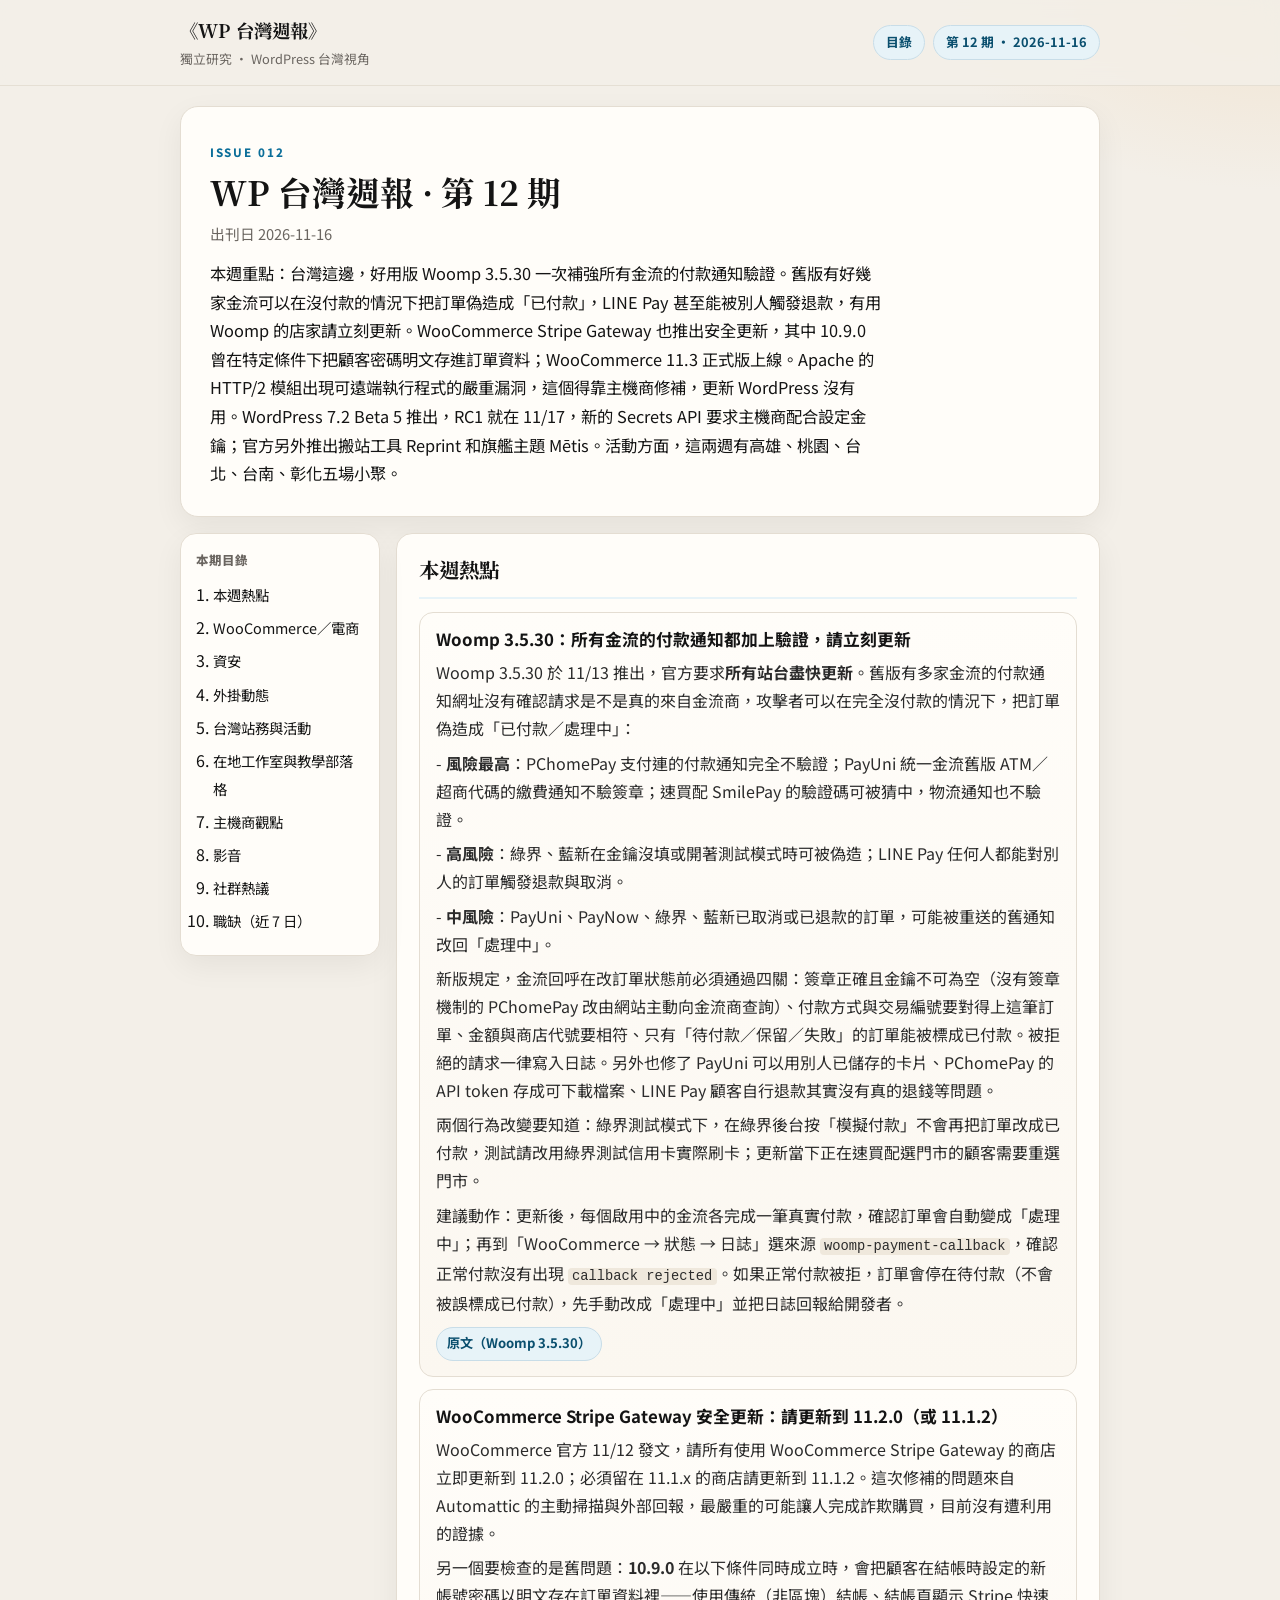
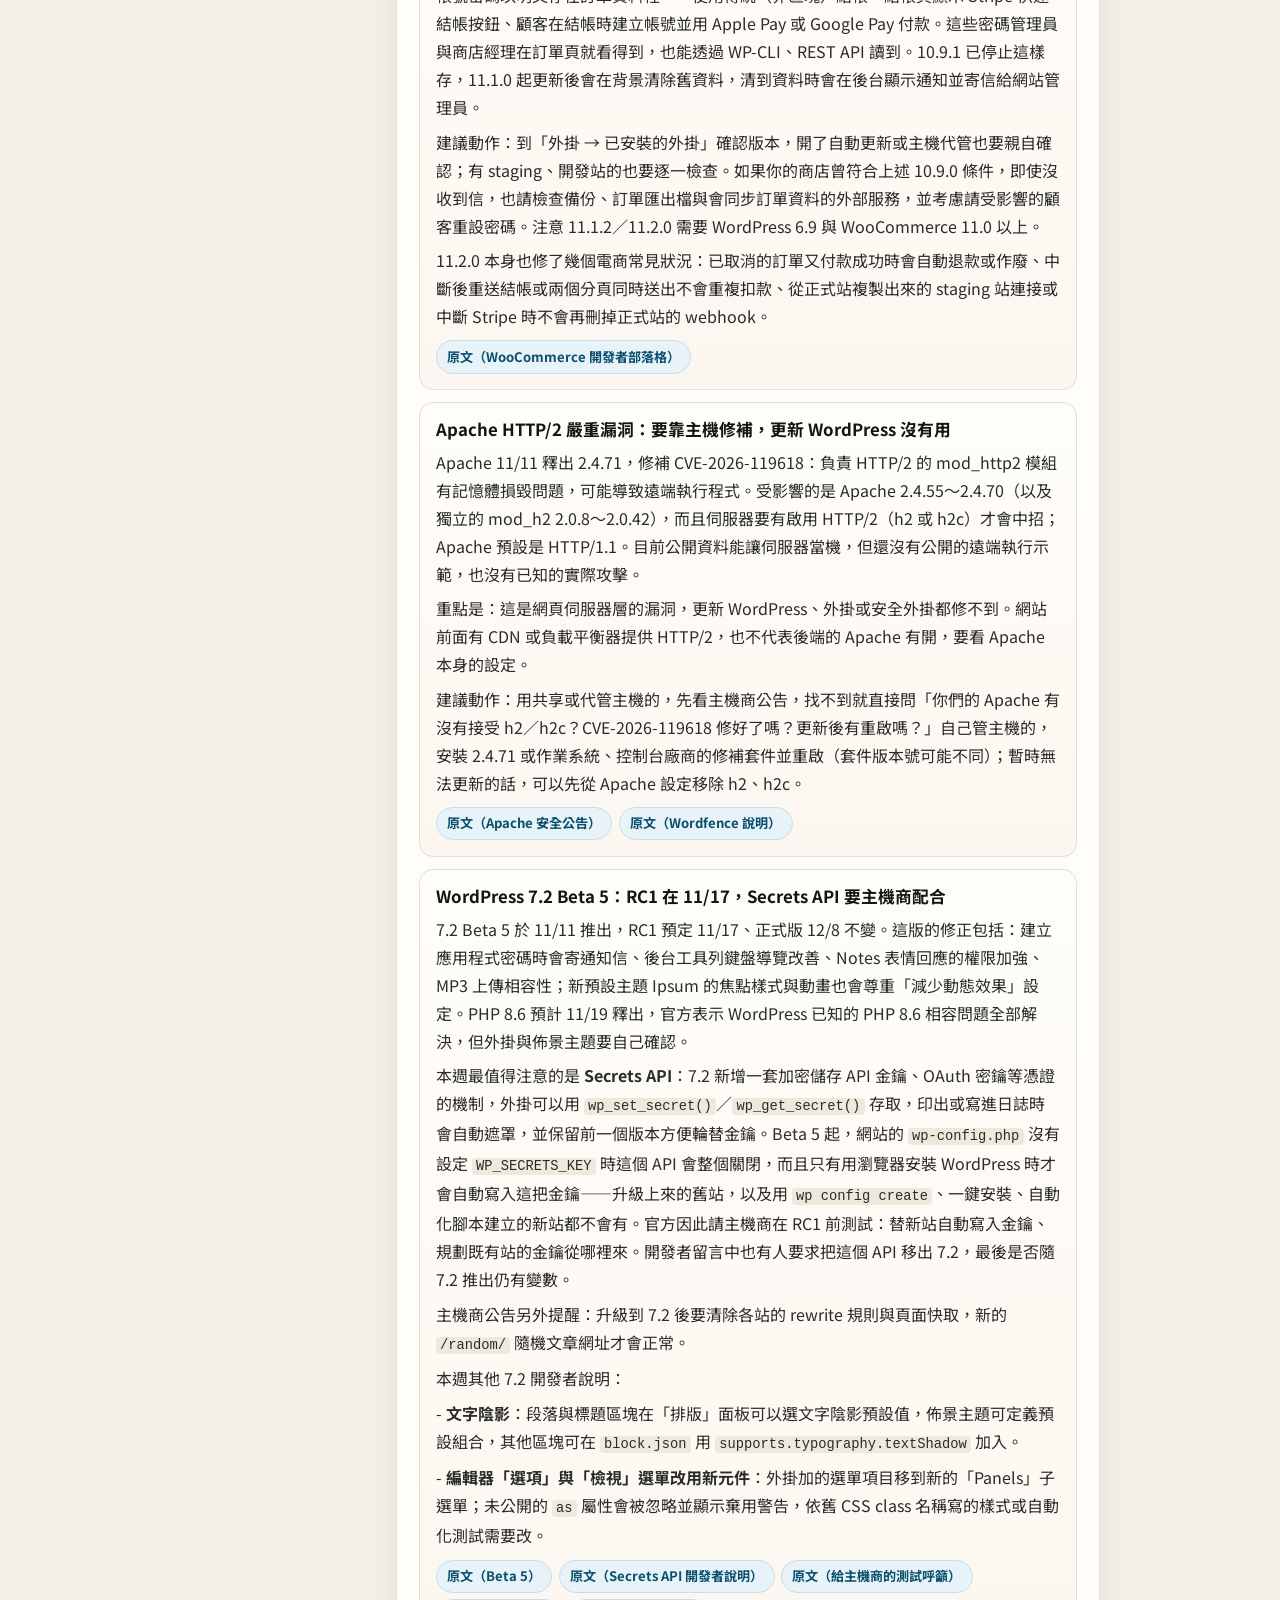
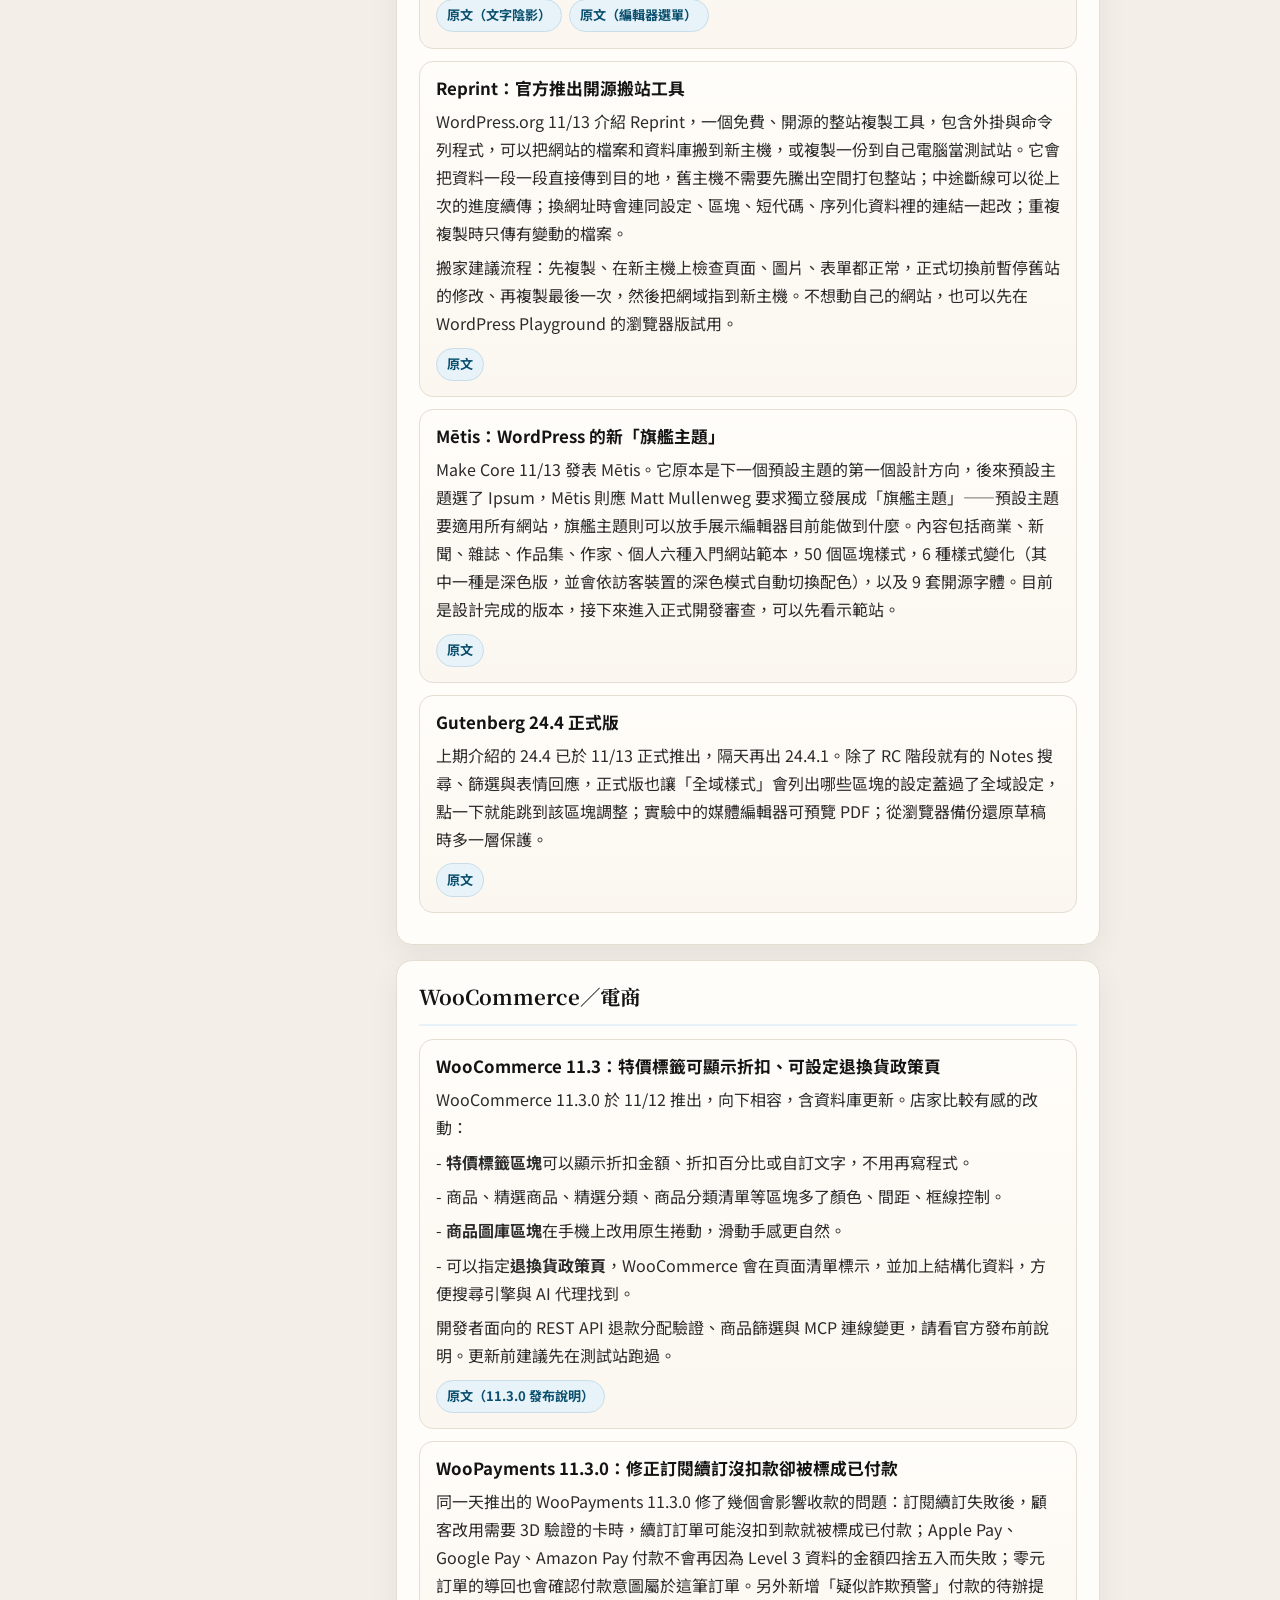
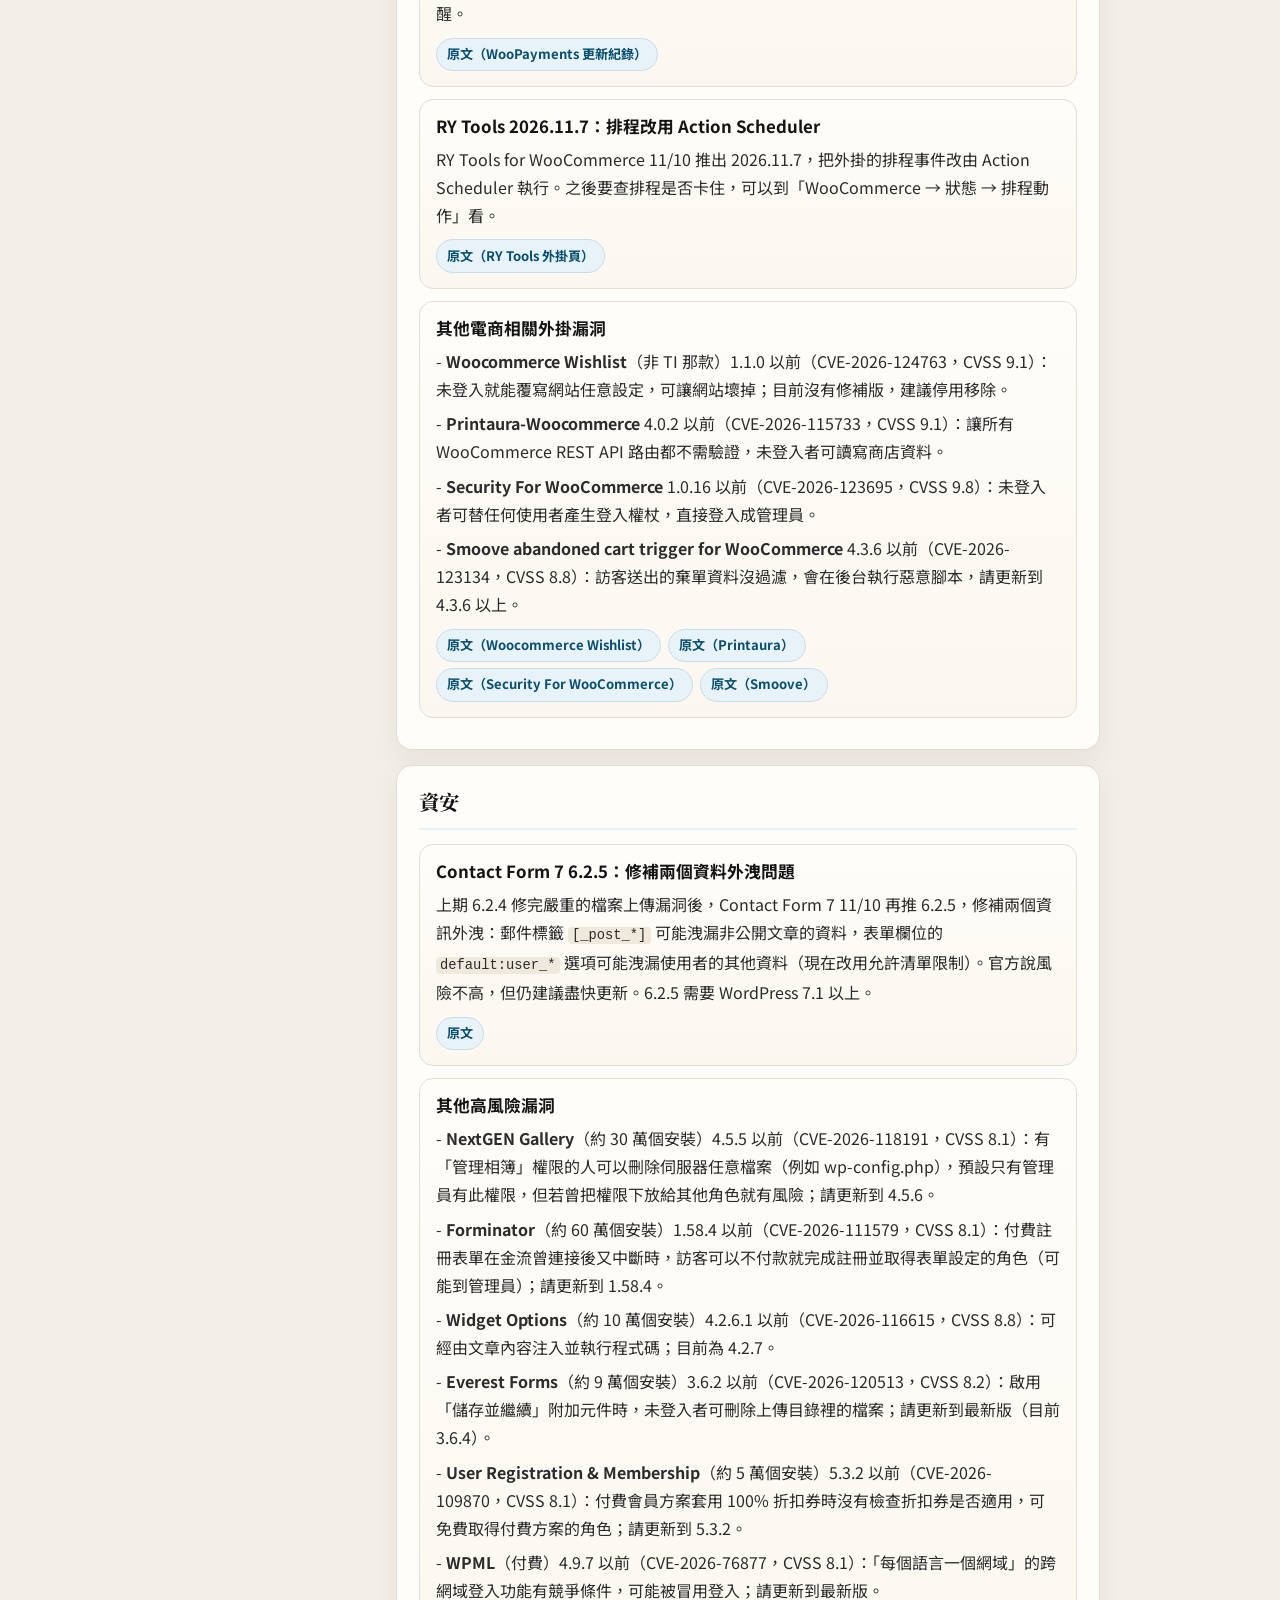
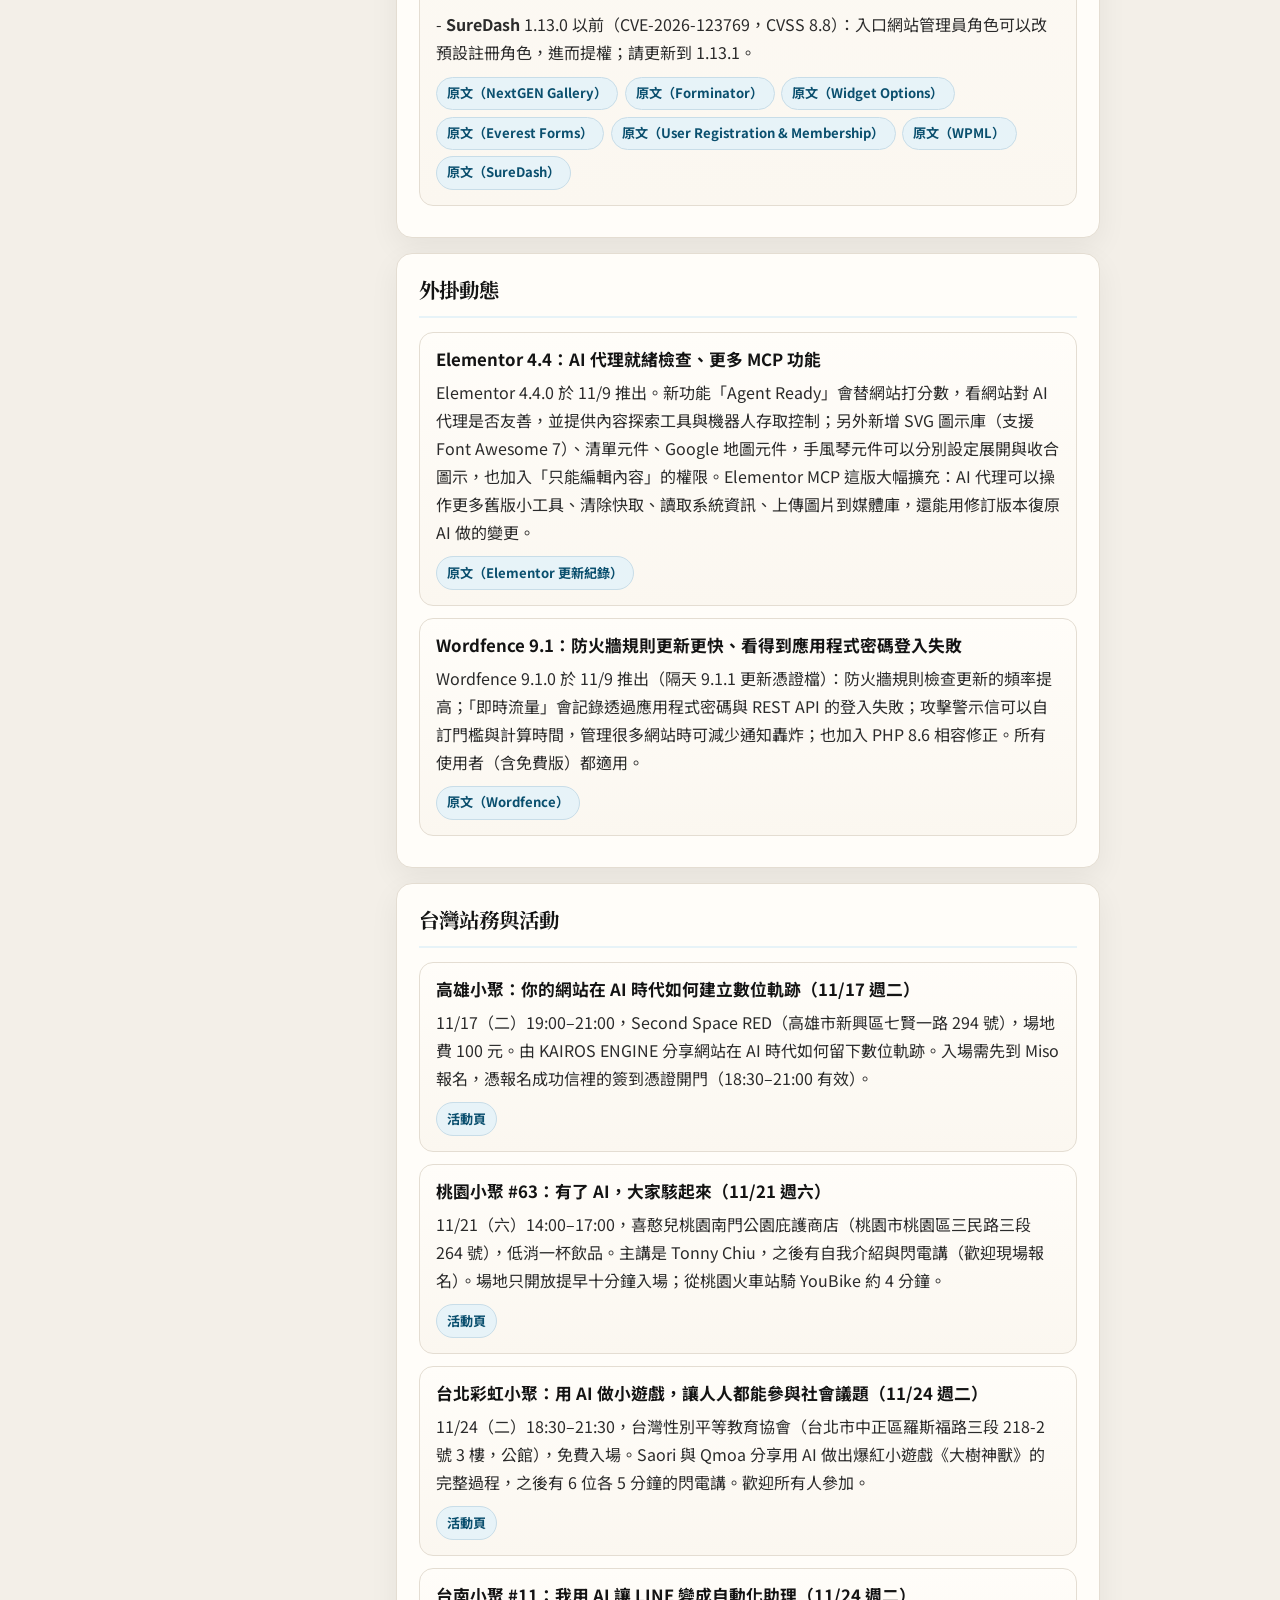
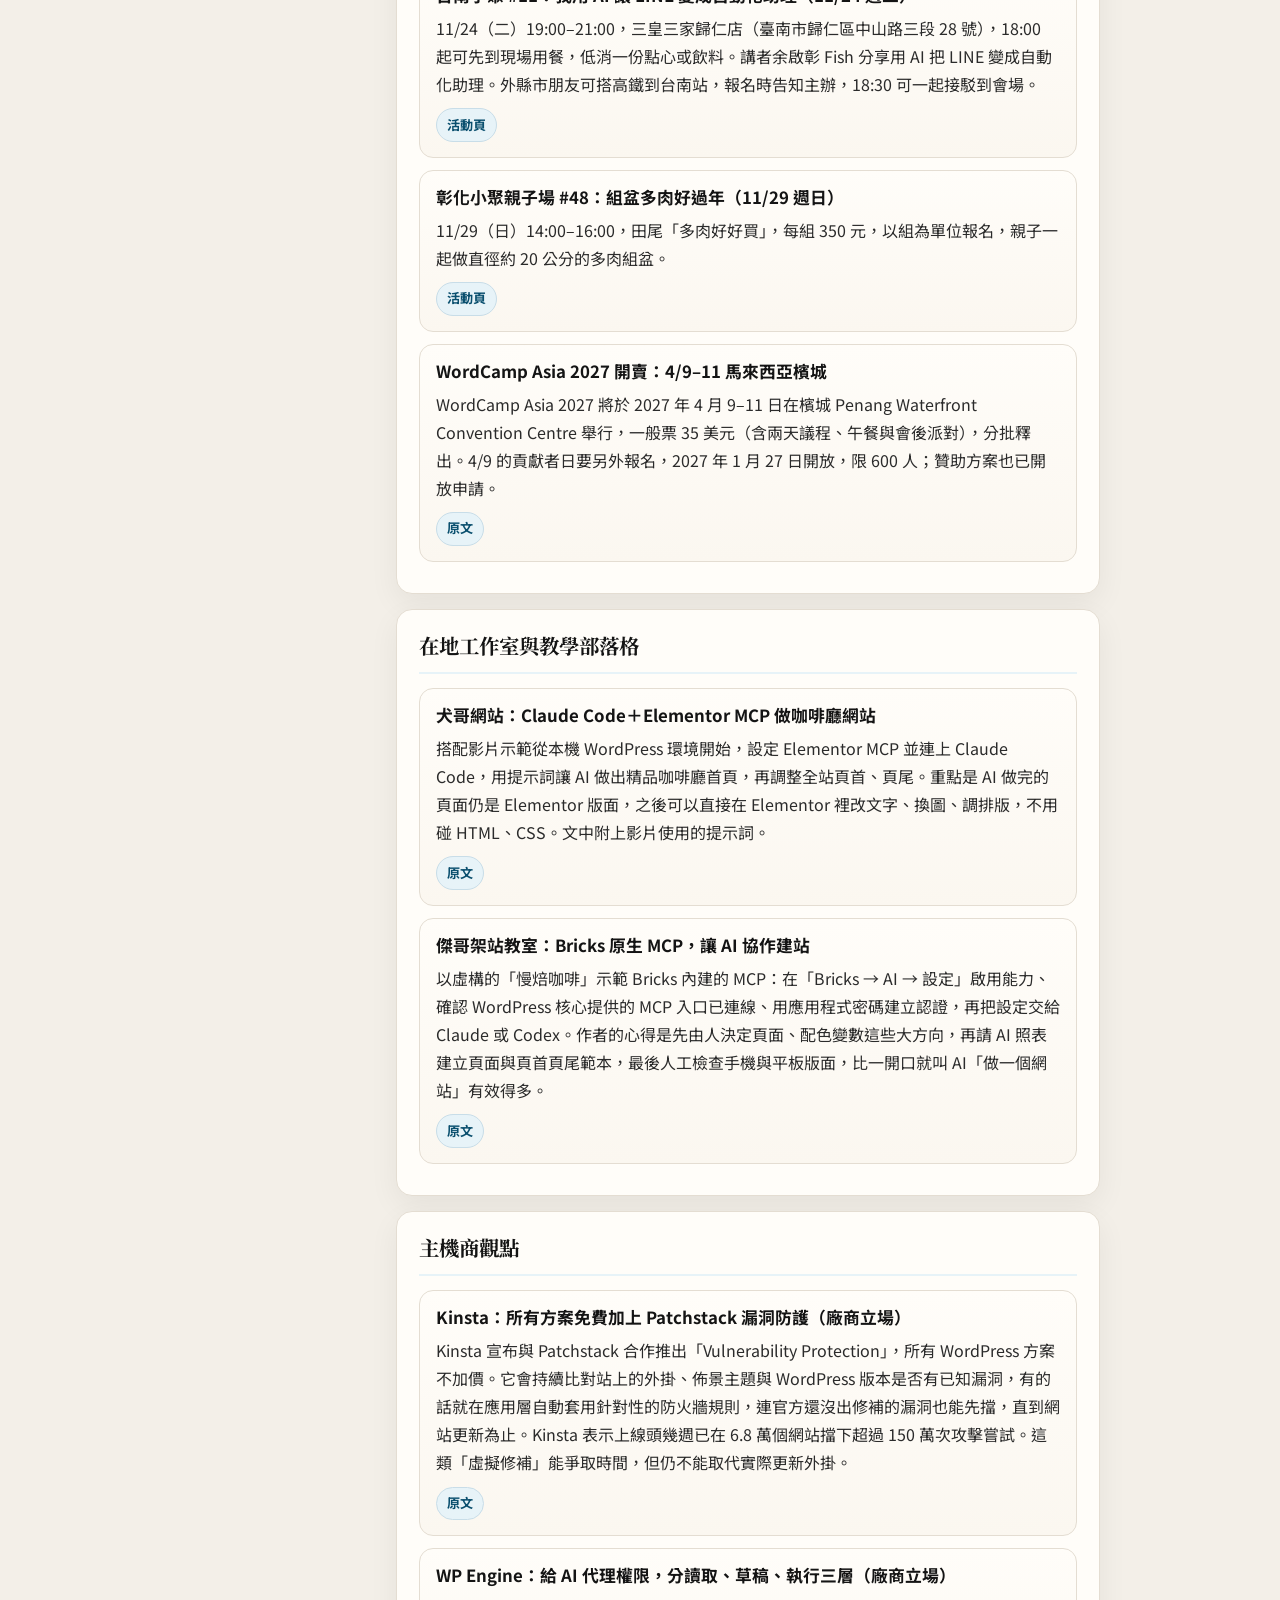
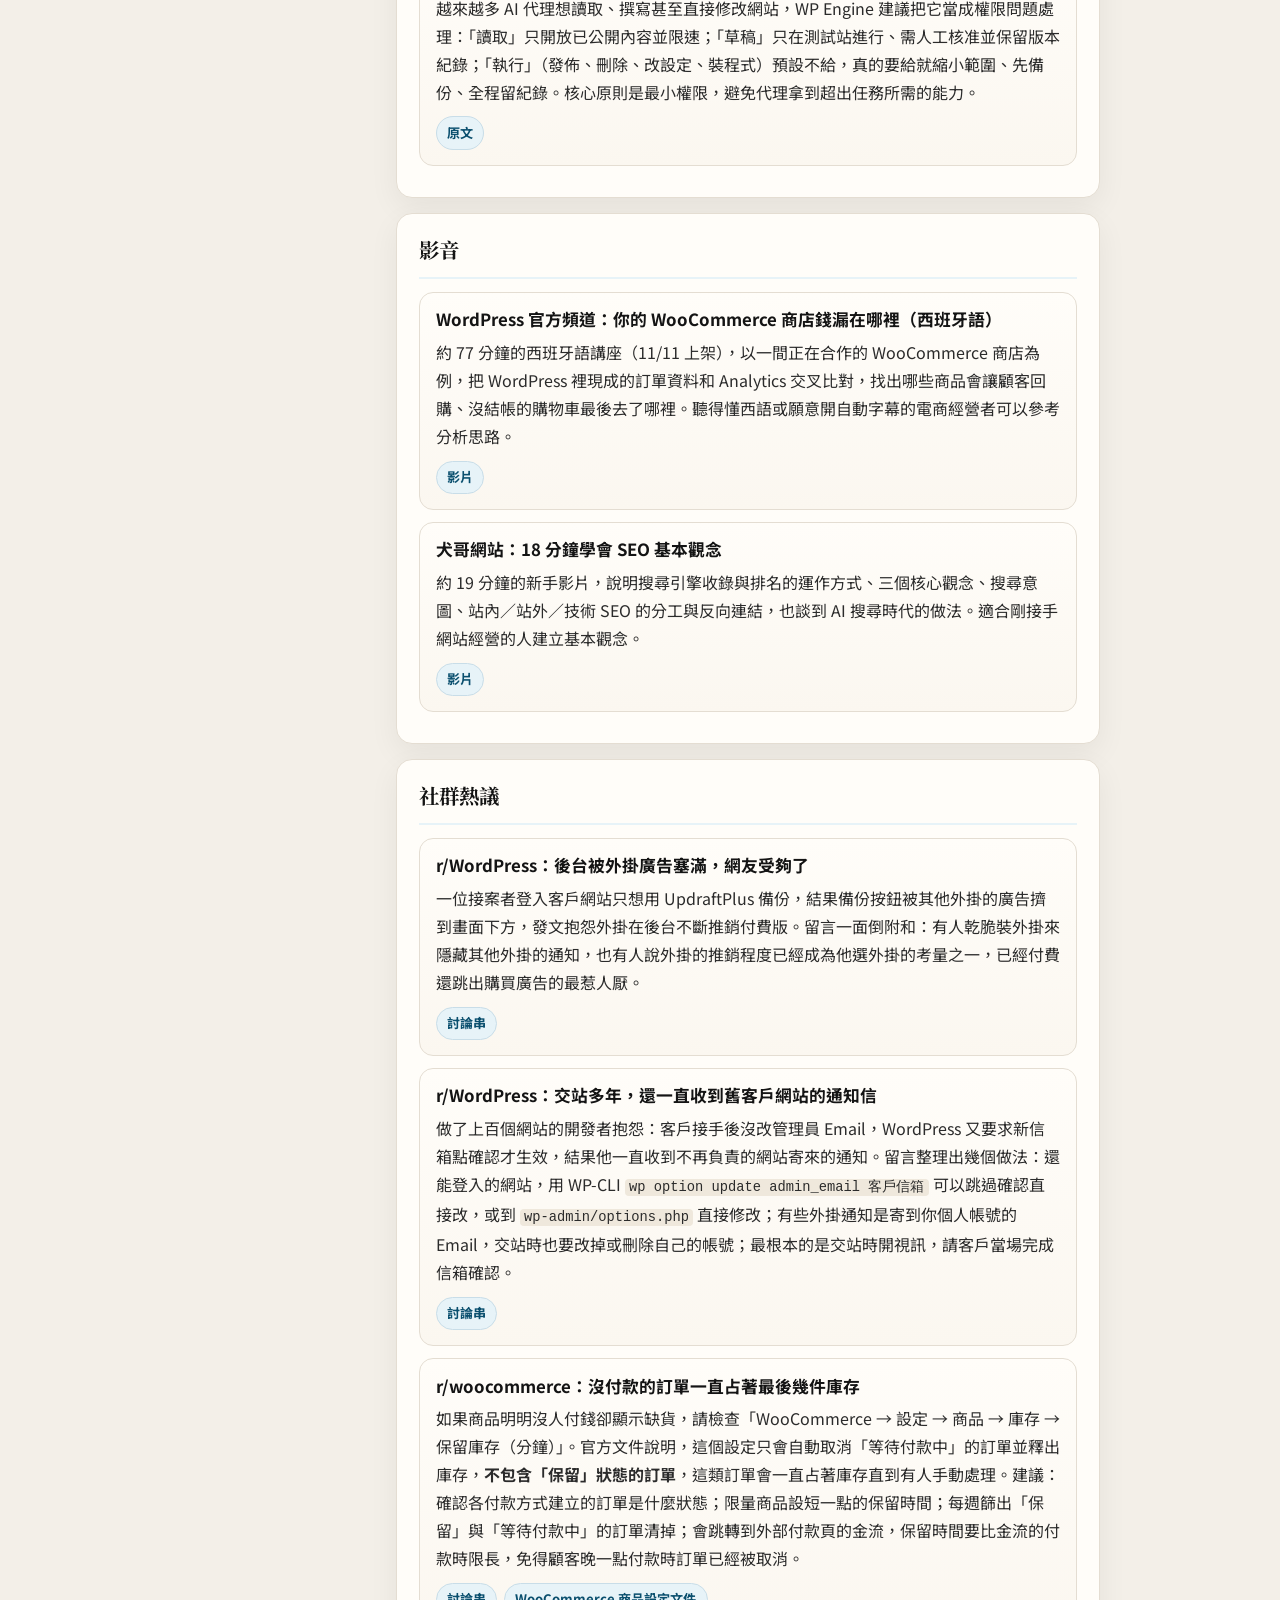
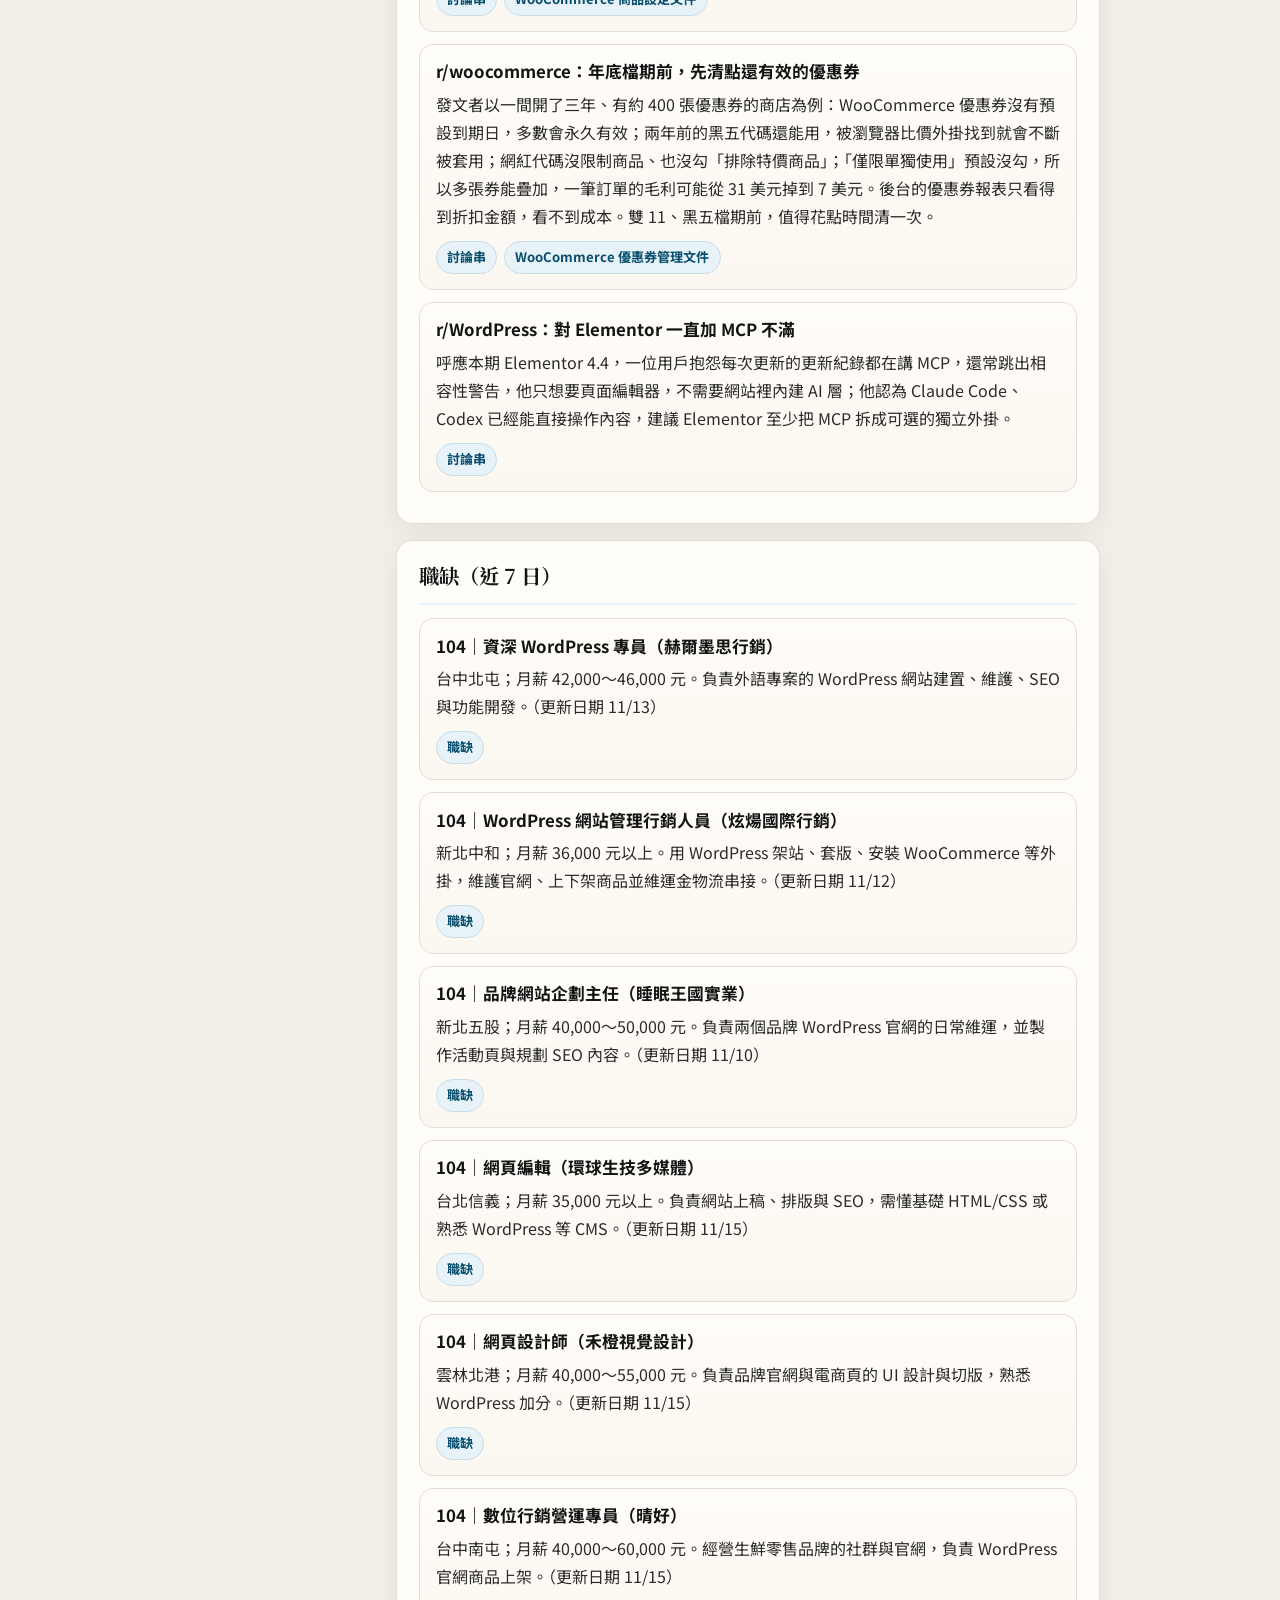
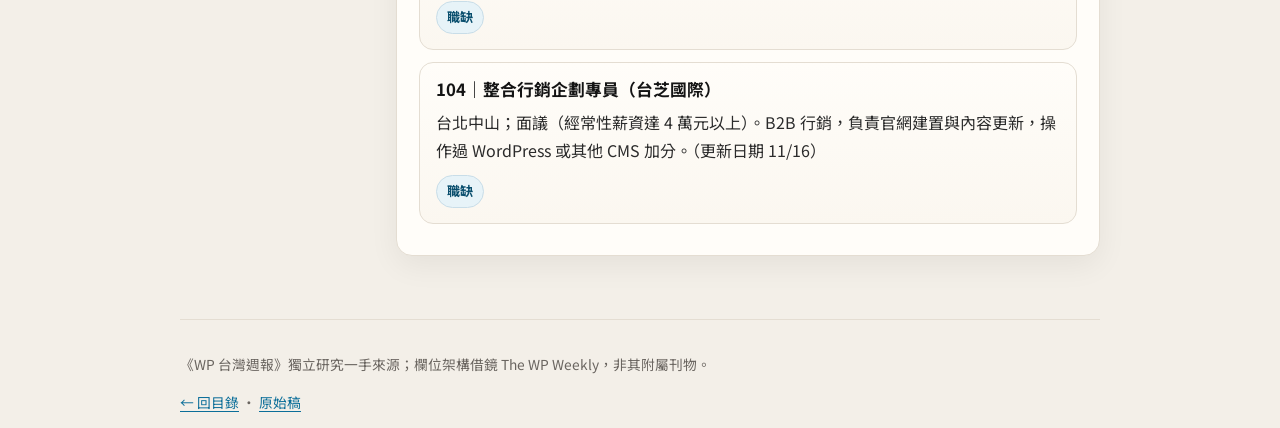
<file: issues/012.html>
<!DOCTYPE html>
<html lang="zh-Hant">
<head>
<meta charset="utf-8">
<meta name="viewport" content="width=device-width, initial-scale=1">
<title>WP 台灣週報 · 第 12 期｜WP 台灣週報</title>
<meta name="description" content="本週重點：台灣這邊，好用版 Woomp 3.5.30 一次補強所有金流的付款通知驗證。舊版有好幾家金流可以在沒付款的情況下把訂單偽造成「已付款」，LINE Pay 甚至能被別人觸發退款，有用 Woomp 的店家請立刻更新。WooCommerce Stripe Gateway 也推出安全更新，其中 10.9.0 曾在特定條件下把顧客密碼明文存進訂單資料；WooCommerce 11.3 正式版上線。Apache 的 HTTP/2 模組出現可遠端執行程式的嚴重漏洞，這個得靠主機商修補，更新 WordPress 沒有用。WordPress 7.2 Beta 5 推出，RC1 就在 11/17，新的 Secrets API 要求主機商配合設定金鑰；官方另外推出搬站工具 Reprint 和旗艦主題 Mētis。活動方面，這兩週有高雄、桃園、台北、台南、彰化五場小聚。">
<link rel="preconnect" href="https://fonts.googleapis.com">
<link rel="preconnect" href="https://fonts.gstatic.com" crossorigin>
<link href="https://fonts.googleapis.com/css2?family=Noto+Sans+TC:wght@400;500;700;800&family=Noto+Serif+TC:wght@600;700&display=swap" rel="stylesheet">
<link rel="stylesheet" href="../styles.css">
</head>
<body>
<header class="site-header">
  <div class="inner">
    <a class="brand" href="../"><strong>《WP 台灣週報》</strong><span>獨立研究 · WordPress 台灣視角</span></a>
    <div class="nav-links">
      <a href="../">目錄</a>
      <span class="badge">第 12 期 · 2026-11-16</span>
    </div>
  </div>
</header>
<section class="hero">
  <div class="kicker">ISSUE 012</div>
  <h1>WP 台灣週報 · 第 12 期</h1>
  <p class="meta">出刊日 2026-11-16</p>
  <p class="lede">本週重點：台灣這邊，好用版 Woomp 3.5.30 一次補強所有金流的付款通知驗證。舊版有好幾家金流可以在沒付款的情況下把訂單偽造成「已付款」，LINE Pay 甚至能被別人觸發退款，有用 Woomp 的店家請立刻更新。WooCommerce Stripe Gateway 也推出安全更新，其中 10.9.0 曾在特定條件下把顧客密碼明文存進訂單資料；WooCommerce 11.3 正式版上線。Apache 的 HTTP/2 模組出現可遠端執行程式的嚴重漏洞，這個得靠主機商修補，更新 WordPress 沒有用。WordPress 7.2 Beta 5 推出，RC1 就在 11/17，新的 Secrets API 要求主機商配合設定金鑰；官方另外推出搬站工具 Reprint 和旗艦主題 Mētis。活動方面，這兩週有高雄、桃園、台北、台南、彰化五場小聚。</p>
</section>
<div class="layout">
  <nav class="toc" aria-label="目錄"><h2>本期目錄</h2><ol><li><a href="#本週熱點">本週熱點</a></li><li><a href="#WooCommerce-電商">WooCommerce／電商</a></li><li><a href="#資安">資安</a></li><li><a href="#外掛動態">外掛動態</a></li><li><a href="#台灣站務與活動">台灣站務與活動</a></li><li><a href="#在地工作室與教學部落格">在地工作室與教學部落格</a></li><li><a href="#主機商觀點">主機商觀點</a></li><li><a href="#影音">影音</a></li><li><a href="#社群熱議">社群熱議</a></li><li><a href="#職缺-近-7-日">職缺（近 7 日）</a></li></ol></nav>
  <main class="main"><section class="section" id="本週熱點"><h2>本週熱點</h2><article class="card"><h3>Woomp 3.5.30：所有金流的付款通知都加上驗證，請立刻更新</h3><p>Woomp 3.5.30 於 11/13 推出，官方要求<strong>所有站台盡快更新</strong>。舊版有多家金流的付款通知網址沒有確認請求是不是真的來自金流商，攻擊者可以在完全沒付款的情況下，把訂單偽造成「已付款／處理中」：</p><p>- <strong>風險最高</strong>：PChomePay 支付連的付款通知完全不驗證；PayUni 統一金流舊版 ATM／超商代碼的繳費通知不驗簽章；速買配 SmilePay 的驗證碼可被猜中，物流通知也不驗證。</p><p>- <strong>高風險</strong>：綠界、藍新在金鑰沒填或開著測試模式時可被偽造；LINE Pay 任何人都能對別人的訂單觸發退款與取消。</p><p>- <strong>中風險</strong>：PayUni、PayNow、綠界、藍新已取消或已退款的訂單，可能被重送的舊通知改回「處理中」。</p><p>新版規定，金流回呼在改訂單狀態前必須通過四關：簽章正確且金鑰不可為空（沒有簽章機制的 PChomePay 改由網站主動向金流商查詢）、付款方式與交易編號要對得上這筆訂單、金額與商店代號要相符、只有「待付款／保留／失敗」的訂單能被標成已付款。被拒絕的請求一律寫入日誌。另外也修了 PayUni 可以用別人已儲存的卡片、PChomePay 的 API token 存成可下載檔案、LINE Pay 顧客自行退款其實沒有真的退錢等問題。</p><p>兩個行為改變要知道：綠界測試模式下，在綠界後台按「模擬付款」不會再把訂單改成已付款，測試請改用綠界測試信用卡實際刷卡；更新當下正在速買配選門市的顧客需要重選門市。</p><p>建議動作：更新後，每個啟用中的金流各完成一筆真實付款，確認訂單會自動變成「處理中」；再到「WooCommerce → 狀態 → 日誌」選來源 <code>woomp-payment-callback</code>，確認正常付款沒有出現 <code>callback rejected</code>。如果正常付款被拒，訂單會停在待付款（不會被誤標成已付款），先手動改成「處理中」並把日誌回報給開發者。</p><div class="links"><a href="https://github.com/zenbuapps/woomp/releases/tag/v3.5.30" rel="noopener noreferrer" target="_blank">原文（Woomp 3.5.30）</a></div></article><article class="card"><h3>WooCommerce Stripe Gateway 安全更新：請更新到 11.2.0（或 11.1.2）</h3><p>WooCommerce 官方 11/12 發文，請所有使用 WooCommerce Stripe Gateway 的商店立即更新到 11.2.0；必須留在 11.1.x 的商店請更新到 11.1.2。這次修補的問題來自 Automattic 的主動掃描與外部回報，最嚴重的可能讓人完成詐欺購買，目前沒有遭利用的證據。</p><p>另一個要檢查的是舊問題：<strong>10.9.0</strong> 在以下條件同時成立時，會把顧客在結帳時設定的新帳號密碼以明文存在訂單資料裡——使用傳統（非區塊）結帳、結帳頁顯示 Stripe 快速結帳按鈕、顧客在結帳時建立帳號並用 Apple Pay 或 Google Pay 付款。這些密碼管理員與商店經理在訂單頁就看得到，也能透過 WP-CLI、REST API 讀到。10.9.1 已停止這樣存，11.1.0 起更新後會在背景清除舊資料，清到資料時會在後台顯示通知並寄信給網站管理員。</p><p>建議動作：到「外掛 → 已安裝的外掛」確認版本，開了自動更新或主機代管也要親自確認；有 staging、開發站的也要逐一檢查。如果你的商店曾符合上述 10.9.0 條件，即使沒收到信，也請檢查備份、訂單匯出檔與會同步訂單資料的外部服務，並考慮請受影響的顧客重設密碼。注意 11.1.2／11.2.0 需要 WordPress 6.9 與 WooCommerce 11.0 以上。</p><p>11.2.0 本身也修了幾個電商常見狀況：已取消的訂單又付款成功時會自動退款或作廢、中斷後重送結帳或兩個分頁同時送出不會重複扣款、從正式站複製出來的 staging 站連接或中斷 Stripe 時不會再刪掉正式站的 webhook。</p><div class="links"><a href="https://developer.woocommerce.com/2026/11/11/stripe-gateway-security-update/" rel="noopener noreferrer" target="_blank">原文（WooCommerce 開發者部落格）</a></div></article><article class="card"><h3>Apache HTTP/2 嚴重漏洞：要靠主機修補，更新 WordPress 沒有用</h3><p>Apache 11/11 釋出 2.4.71，修補 CVE-2026-119618：負責 HTTP/2 的 mod_http2 模組有記憶體損毀問題，可能導致遠端執行程式。受影響的是 Apache 2.4.55～2.4.70（以及獨立的 mod_h2 2.0.8～2.0.42），而且伺服器要有啟用 HTTP/2（h2 或 h2c）才會中招；Apache 預設是 HTTP/1.1。目前公開資料能讓伺服器當機，但還沒有公開的遠端執行示範，也沒有已知的實際攻擊。</p><p>重點是：這是網頁伺服器層的漏洞，更新 WordPress、外掛或安全外掛都修不到。網站前面有 CDN 或負載平衡器提供 HTTP/2，也不代表後端的 Apache 有開，要看 Apache 本身的設定。</p><p>建議動作：用共享或代管主機的，先看主機商公告，找不到就直接問「你們的 Apache 有沒有接受 h2／h2c？CVE-2026-119618 修好了嗎？更新後有重啟嗎？」自己管主機的，安裝 2.4.71 或作業系統、控制台廠商的修補套件並重啟（套件版本號可能不同）；暫時無法更新的話，可以先從 Apache 設定移除 h2、h2c。</p><div class="links"><a href="https://httpd.apache.org/security/vulnerabilities_24.html" rel="noopener noreferrer" target="_blank">原文（Apache 安全公告）</a><a href="https://www.wordfence.com/blog/2026/11/cve-2026-119618-apache-http2/" rel="noopener noreferrer" target="_blank">原文（Wordfence 說明）</a></div></article><article class="card"><h3>WordPress 7.2 Beta 5：RC1 在 11/17，Secrets API 要主機商配合</h3><p>7.2 Beta 5 於 11/11 推出，RC1 預定 11/17、正式版 12/8 不變。這版的修正包括：建立應用程式密碼時會寄通知信、後台工具列鍵盤導覽改善、Notes 表情回應的權限加強、MP3 上傳相容性；新預設主題 Ipsum 的焦點樣式與動畫也會尊重「減少動態效果」設定。PHP 8.6 預計 11/19 釋出，官方表示 WordPress 已知的 PHP 8.6 相容問題全部解決，但外掛與佈景主題要自己確認。</p><p>本週最值得注意的是 <strong>Secrets API</strong>：7.2 新增一套加密儲存 API 金鑰、OAuth 密鑰等憑證的機制，外掛可以用 <code>wp_set_secret()</code>／<code>wp_get_secret()</code> 存取，印出或寫進日誌時會自動遮罩，並保留前一個版本方便輪替金鑰。Beta 5 起，網站的 <code>wp-config.php</code> 沒有設定 <code>WP_SECRETS_KEY</code> 時這個 API 會整個關閉，而且只有用瀏覽器安裝 WordPress 時才會自動寫入這把金鑰——升級上來的舊站，以及用 <code>wp config create</code>、一鍵安裝、自動化腳本建立的新站都不會有。官方因此請主機商在 RC1 前測試：替新站自動寫入金鑰、規劃既有站的金鑰從哪裡來。開發者留言中也有人要求把這個 API 移出 7.2，最後是否隨 7.2 推出仍有變數。</p><p>主機商公告另外提醒：升級到 7.2 後要清除各站的 rewrite 規則與頁面快取，新的 <code>/random/</code> 隨機文章網址才會正常。</p><p>本週其他 7.2 開發者說明：</p><p>- <strong>文字陰影</strong>：段落與標題區塊在「排版」面板可以選文字陰影預設值，佈景主題可定義預設組合，其他區塊可在 <code>block.json</code> 用 <code>supports.typography.textShadow</code> 加入。</p><p>- <strong>編輯器「選項」與「檢視」選單改用新元件</strong>：外掛加的選單項目移到新的「Panels」子選單；未公開的 <code>as</code> 屬性會被忽略並顯示棄用警告，依舊 CSS class 名稱寫的樣式或自動化測試需要改。</p><div class="links"><a href="https://wordpress.org/news/2026/11/wordpress-7-2-beta-5/" rel="noopener noreferrer" target="_blank">原文（Beta 5）</a><a href="https://make.wordpress.org/core/2026/11/11/the-secrets-api-in-wordpress-7-2/" rel="noopener noreferrer" target="_blank">原文（Secrets API 開發者說明）</a><a href="https://make.wordpress.org/hosting/2026/11/12/call-to-test-wordpress-7-2-secrets-api/" rel="noopener noreferrer" target="_blank">原文（給主機商的測試呼籲）</a><a href="https://make.wordpress.org/core/2026/11/11/new-block-support-in-wordpress-7-2-text-shadow/" rel="noopener noreferrer" target="_blank">原文（文字陰影）</a><a href="https://make.wordpress.org/core/2026/11/11/editor-the-options-and-view-menus-now-use-the-new-menu-component/" rel="noopener noreferrer" target="_blank">原文（編輯器選單）</a></div></article><article class="card"><h3>Reprint：官方推出開源搬站工具</h3><p>WordPress.org 11/13 介紹 Reprint，一個免費、開源的整站複製工具，包含外掛與命令列程式，可以把網站的檔案和資料庫搬到新主機，或複製一份到自己電腦當測試站。它會把資料一段一段直接傳到目的地，舊主機不需要先騰出空間打包整站；中途斷線可以從上次的進度續傳；換網址時會連同設定、區塊、短代碼、序列化資料裡的連結一起改；重複複製時只傳有變動的檔案。</p><p>搬家建議流程：先複製、在新主機上檢查頁面、圖片、表單都正常，正式切換前暫停舊站的修改、再複製最後一次，然後把網域指到新主機。不想動自己的網站，也可以先在 WordPress Playground 的瀏覽器版試用。</p><div class="links"><a href="https://wordpress.org/news/2026/11/reprint-your-site/" rel="noopener noreferrer" target="_blank">原文</a></div></article><article class="card"><h3>Mētis：WordPress 的新「旗艦主題」</h3><p>Make Core 11/13 發表 Mētis。它原本是下一個預設主題的第一個設計方向，後來預設主題選了 Ipsum，Mētis 則應 Matt Mullenweg 要求獨立發展成「旗艦主題」——預設主題要適用所有網站，旗艦主題則可以放手展示編輯器目前能做到什麼。內容包括商業、新聞、雜誌、作品集、作家、個人六種入門網站範本，50 個區塊樣式，6 種樣式變化（其中一種是深色版，並會依訪客裝置的深色模式自動切換配色），以及 9 套開源字體。目前是設計完成的版本，接下來進入正式開發審查，可以先看示範站。</p><div class="links"><a href="https://make.wordpress.org/core/2026/11/13/introducing-metis-our-new-flagship-theme/" rel="noopener noreferrer" target="_blank">原文</a></div></article><article class="card"><h3>Gutenberg 24.4 正式版</h3><p>上期介紹的 24.4 已於 11/13 正式推出，隔天再出 24.4.1。除了 RC 階段就有的 Notes 搜尋、篩選與表情回應，正式版也讓「全域樣式」會列出哪些區塊的設定蓋過了全域設定，點一下就能跳到該區塊調整；實驗中的媒體編輯器可預覽 PDF；從瀏覽器備份還原草稿時多一層保護。</p><div class="links"><a href="https://make.wordpress.org/core/2026/11/13/whats-new-in-gutenberg-24-4-12-november/" rel="noopener noreferrer" target="_blank">原文</a></div></article></section><section class="section" id="WooCommerce-電商"><h2>WooCommerce／電商</h2><article class="card"><h3>WooCommerce 11.3：特價標籤可顯示折扣、可設定退換貨政策頁</h3><p>WooCommerce 11.3.0 於 11/12 推出，向下相容，含資料庫更新。店家比較有感的改動：</p><p>- <strong>特價標籤區塊</strong>可以顯示折扣金額、折扣百分比或自訂文字，不用再寫程式。</p><p>- 商品、精選商品、精選分類、商品分類清單等區塊多了顏色、間距、框線控制。</p><p>- <strong>商品圖庫區塊</strong>在手機上改用原生捲動，滑動手感更自然。</p><p>- 可以指定<strong>退換貨政策頁</strong>，WooCommerce 會在頁面清單標示，並加上結構化資料，方便搜尋引擎與 AI 代理找到。</p><p>開發者面向的 REST API 退款分配驗證、商品篩選與 MCP 連線變更，請看官方發布前說明。更新前建議先在測試站跑過。</p><div class="links"><a href="https://developer.woocommerce.com/2026/11/11/woocommerce-11-3-0-release-notes/" rel="noopener noreferrer" target="_blank">原文（11.3.0 發布說明）</a></div></article><article class="card"><h3>WooPayments 11.3.0：修正訂閱續訂沒扣款卻被標成已付款</h3><p>同一天推出的 WooPayments 11.3.0 修了幾個會影響收款的問題：訂閱續訂失敗後，顧客改用需要 3D 驗證的卡時，續訂訂單可能沒扣到款就被標成已付款；Apple Pay、Google Pay、Amazon Pay 付款不會再因為 Level 3 資料的金額四捨五入而失敗；零元訂單的導回也會確認付款意圖屬於這筆訂單。另外新增「疑似詐欺預警」付款的待辦提醒。</p><div class="links"><a href="https://wordpress.org/plugins/woocommerce-payments/#developers" rel="noopener noreferrer" target="_blank">原文（WooPayments 更新紀錄）</a></div></article><article class="card"><h3>RY Tools 2026.11.7：排程改用 Action Scheduler</h3><p>RY Tools for WooCommerce 11/10 推出 2026.11.7，把外掛的排程事件改由 Action Scheduler 執行。之後要查排程是否卡住，可以到「WooCommerce → 狀態 → 排程動作」看。</p><div class="links"><a href="https://wordpress.org/plugins/ry-woocommerce-tools/#developers" rel="noopener noreferrer" target="_blank">原文（RY Tools 外掛頁）</a></div></article><article class="card"><h3>其他電商相關外掛漏洞</h3><p>- <strong>Woocommerce Wishlist</strong>（非 TI 那款）1.1.0 以前（CVE-2026-124763，CVSS 9.1）：未登入就能覆寫網站任意設定，可讓網站壞掉；目前沒有修補版，建議停用移除。</p><p>- <strong>Printaura-Woocommerce</strong> 4.0.2 以前（CVE-2026-115733，CVSS 9.1）：讓所有 WooCommerce REST API 路由都不需驗證，未登入者可讀寫商店資料。</p><p>- <strong>Security For WooCommerce</strong> 1.0.16 以前（CVE-2026-123695，CVSS 9.8）：未登入者可替任何使用者產生登入權杖，直接登入成管理員。</p><p>- <strong>Smoove abandoned cart trigger for WooCommerce</strong> 4.3.6 以前（CVE-2026-123134，CVSS 8.8）：訪客送出的棄單資料沒過濾，會在後台執行惡意腳本，請更新到 4.3.6 以上。</p><div class="links"><a href="https://www.cve.org/CVERecord?id=CVE-2026-124763" rel="noopener noreferrer" target="_blank">原文（Woocommerce Wishlist）</a><a href="https://www.cve.org/CVERecord?id=CVE-2026-115733" rel="noopener noreferrer" target="_blank">原文（Printaura）</a><a href="https://www.cve.org/CVERecord?id=CVE-2026-123695" rel="noopener noreferrer" target="_blank">原文（Security For WooCommerce）</a><a href="https://www.cve.org/CVERecord?id=CVE-2026-123134" rel="noopener noreferrer" target="_blank">原文（Smoove）</a></div></article></section><section class="section" id="資安"><h2>資安</h2><article class="card"><h3>Contact Form 7 6.2.5：修補兩個資料外洩問題</h3><p>上期 6.2.4 修完嚴重的檔案上傳漏洞後，Contact Form 7 11/10 再推 6.2.5，修補兩個資訊外洩：郵件標籤 <code>[_post_*]</code> 可能洩漏非公開文章的資料，表單欄位的 <code>default:user_*</code> 選項可能洩漏使用者的其他資料（現在改用允許清單限制）。官方說風險不高，但仍建議盡快更新。6.2.5 需要 WordPress 7.1 以上。</p><div class="links"><a href="https://contactform7.com/2026/11/10/contact-form-7-625/" rel="noopener noreferrer" target="_blank">原文</a></div></article><article class="card"><h3>其他高風險漏洞</h3><p>- <strong>NextGEN Gallery</strong>（約 30 萬個安裝）4.5.5 以前（CVE-2026-118191，CVSS 8.1）：有「管理相簿」權限的人可以刪除伺服器任意檔案（例如 wp-config.php），預設只有管理員有此權限，但若曾把權限下放給其他角色就有風險；請更新到 4.5.6。</p><p>- <strong>Forminator</strong>（約 60 萬個安裝）1.58.4 以前（CVE-2026-111579，CVSS 8.1）：付費註冊表單在金流曾連接後又中斷時，訪客可以不付款就完成註冊並取得表單設定的角色（可能到管理員）；請更新到 1.58.4。</p><p>- <strong>Widget Options</strong>（約 10 萬個安裝）4.2.6.1 以前（CVE-2026-116615，CVSS 8.8）：可經由文章內容注入並執行程式碼；目前為 4.2.7。</p><p>- <strong>Everest Forms</strong>（約 9 萬個安裝）3.6.2 以前（CVE-2026-120513，CVSS 8.2）：啟用「儲存並繼續」附加元件時，未登入者可刪除上傳目錄裡的檔案；請更新到最新版（目前 3.6.4）。</p><p>- <strong>User Registration &amp; Membership</strong>（約 5 萬個安裝）5.3.2 以前（CVE-2026-109870，CVSS 8.1）：付費會員方案套用 100% 折扣券時沒有檢查折扣券是否適用，可免費取得付費方案的角色；請更新到 5.3.2。</p><p>- <strong>WPML</strong>（付費）4.9.7 以前（CVE-2026-76877，CVSS 8.1）：「每個語言一個網域」的跨網域登入功能有競爭條件，可能被冒用登入；請更新到最新版。</p><p>- <strong>SureDash</strong> 1.13.0 以前（CVE-2026-123769，CVSS 8.8）：入口網站管理員角色可以改預設註冊角色，進而提權；請更新到 1.13.1。</p><div class="links"><a href="https://www.cve.org/CVERecord?id=CVE-2026-118191" rel="noopener noreferrer" target="_blank">原文（NextGEN Gallery）</a><a href="https://www.cve.org/CVERecord?id=CVE-2026-111579" rel="noopener noreferrer" target="_blank">原文（Forminator）</a><a href="https://www.cve.org/CVERecord?id=CVE-2026-116615" rel="noopener noreferrer" target="_blank">原文（Widget Options）</a><a href="https://www.cve.org/CVERecord?id=CVE-2026-120513" rel="noopener noreferrer" target="_blank">原文（Everest Forms）</a><a href="https://www.cve.org/CVERecord?id=CVE-2026-109870" rel="noopener noreferrer" target="_blank">原文（User Registration &amp; Membership）</a><a href="https://www.cve.org/CVERecord?id=CVE-2026-76877" rel="noopener noreferrer" target="_blank">原文（WPML）</a><a href="https://www.cve.org/CVERecord?id=CVE-2026-123769" rel="noopener noreferrer" target="_blank">原文（SureDash）</a></div></article></section><section class="section" id="外掛動態"><h2>外掛動態</h2><article class="card"><h3>Elementor 4.4：AI 代理就緒檢查、更多 MCP 功能</h3><p>Elementor 4.4.0 於 11/9 推出。新功能「Agent Ready」會替網站打分數，看網站對 AI 代理是否友善，並提供內容探索工具與機器人存取控制；另外新增 SVG 圖示庫（支援 Font Awesome 7）、清單元件、Google 地圖元件，手風琴元件可以分別設定展開與收合圖示，也加入「只能編輯內容」的權限。Elementor MCP 這版大幅擴充：AI 代理可以操作更多舊版小工具、清除快取、讀取系統資訊、上傳圖片到媒體庫，還能用修訂版本復原 AI 做的變更。</p><div class="links"><a href="https://wordpress.org/plugins/elementor/#developers" rel="noopener noreferrer" target="_blank">原文（Elementor 更新紀錄）</a></div></article><article class="card"><h3>Wordfence 9.1：防火牆規則更新更快、看得到應用程式密碼登入失敗</h3><p>Wordfence 9.1.0 於 11/9 推出（隔天 9.1.1 更新憑證檔）：防火牆規則檢查更新的頻率提高；「即時流量」會記錄透過應用程式密碼與 REST API 的登入失敗；攻擊警示信可以自訂門檻與計算時間，管理很多網站時可減少通知轟炸；也加入 PHP 8.6 相容修正。所有使用者（含免費版）都適用。</p><div class="links"><a href="https://www.wordfence.com/blog/2026/11/wordfence-9-1-0-whats-new/" rel="noopener noreferrer" target="_blank">原文（Wordfence）</a></div></article></section><section class="section" id="台灣站務與活動"><h2>台灣站務與活動</h2><article class="card"><h3>高雄小聚：你的網站在 AI 時代如何建立數位軌跡（11/17 週二）</h3><p>11/17（二）19:00–21:00，Second Space RED（高雄市新興區七賢一路 294 號），場地費 100 元。由 KAIROS ENGINE 分享網站在 AI 時代如何留下數位軌跡。入場需先到 Miso 報名，憑報名成功信裡的簽到憑證開門（18:30–21:00 有效）。</p><div class="links"><a href="https://www.meetup.com/kaohsiung-wordpress-meetup/events/317336764/" rel="noopener noreferrer" target="_blank">活動頁</a></div></article><article class="card"><h3>桃園小聚 #63：有了 AI，大家駭起來（11/21 週六）</h3><p>11/21（六）14:00–17:00，喜憨兒桃園南門公園庇護商店（桃園市桃園區三民路三段 264 號），低消一杯飲品。主講是 Tonny Chiu，之後有自我介紹與閃電講（歡迎現場報名）。場地只開放提早十分鐘入場；從桃園火車站騎 YouBike 約 4 分鐘。</p><div class="links"><a href="https://www.meetup.com/taoyuan-wordpress-meetup/events/317297824/" rel="noopener noreferrer" target="_blank">活動頁</a></div></article><article class="card"><h3>台北彩虹小聚：用 AI 做小遊戲，讓人人都能參與社會議題（11/24 週二）</h3><p>11/24（二）18:30–21:30，台灣性別平等教育協會（台北市中正區羅斯福路三段 218-2 號 3 樓，公館），免費入場。Saori 與 Qmoa 分享用 AI 做出爆紅小遊戲《大樹神獸》的完整過程，之後有 6 位各 5 分鐘的閃電講。歡迎所有人參加。</p><div class="links"><a href="https://www.meetup.com/taipei-wordpress/events/317270590/" rel="noopener noreferrer" target="_blank">活動頁</a></div></article><article class="card"><h3>台南小聚 #11：我用 AI 讓 LINE 變成自動化助理（11/24 週二）</h3><p>11/24（二）19:00–21:00，三皇三家歸仁店（臺南市歸仁區中山路三段 28 號），18:00 起可先到現場用餐，低消一份點心或飲料。講者余啟彰 Fish 分享用 AI 把 LINE 變成自動化助理。外縣市朋友可搭高鐵到台南站，報名時告知主辦，18:30 可一起接駁到會場。</p><div class="links"><a href="https://www.meetup.com/kaohsiung-wordpress-meetup/events/317339884/" rel="noopener noreferrer" target="_blank">活動頁</a></div></article><article class="card"><h3>彰化小聚親子場 #48：組盆多肉好過年（11/29 週日）</h3><p>11/29（日）14:00–16:00，田尾「多肉好好買」，每組 350 元，以組為單位報名，親子一起做直徑約 20 公分的多肉組盆。</p><div class="links"><a href="https://www.meetup.com/changhua-wordpress-meetup-group/events/316974028/" rel="noopener noreferrer" target="_blank">活動頁</a></div></article><article class="card"><h3>WordCamp Asia 2027 開賣：4/9–11 馬來西亞檳城</h3><p>WordCamp Asia 2027 將於 2027 年 4 月 9–11 日在檳城 Penang Waterfront Convention Centre 舉行，一般票 35 美元（含兩天議程、午餐與會後派對），分批釋出。4/9 的貢獻者日要另外報名，2027 年 1 月 27 日開放，限 600 人；贊助方案也已開放申請。</p><div class="links"><a href="https://wordpress.org/news/2026/11/wc-asia-2027-penang/" rel="noopener noreferrer" target="_blank">原文</a></div></article></section><section class="section" id="在地工作室與教學部落格"><h2>在地工作室與教學部落格</h2><article class="card"><h3>犬哥網站：Claude Code＋Elementor MCP 做咖啡廳網站</h3><p>搭配影片示範從本機 WordPress 環境開始，設定 Elementor MCP 並連上 Claude Code，用提示詞讓 AI 做出精品咖啡廳首頁，再調整全站頁首、頁尾。重點是 AI 做完的頁面仍是 Elementor 版面，之後可以直接在 Elementor 裡改文字、換圖、調排版，不用碰 HTML、CSS。文中附上影片使用的提示詞。</p><div class="links"><a href="https://frankknow.com/claude-code-with-elementor-mcp/" rel="noopener noreferrer" target="_blank">原文</a></div></article><article class="card"><h3>傑哥架站教室：Bricks 原生 MCP，讓 AI 協作建站</h3><p>以虛構的「慢焙咖啡」示範 Bricks 內建的 MCP：在「Bricks → AI → 設定」啟用能力、確認 WordPress 核心提供的 MCP 入口已連線、用應用程式密碼建立認證，再把設定交給 Claude 或 Codex。作者的心得是先由人決定頁面、配色變數這些大方向，再請 AI 照表建立頁面與頁首頁尾範本，最後人工檢查手機與平板版面，比一開口就叫 AI「做一個網站」有效得多。</p><div class="links"><a href="https://jclassroom.net/bricks-native-mcp-build-site-from-scratch/" rel="noopener noreferrer" target="_blank">原文</a></div></article></section><section class="section" id="主機商觀點"><h2>主機商觀點</h2><article class="card"><h3>Kinsta：所有方案免費加上 Patchstack 漏洞防護（廠商立場）</h3><p>Kinsta 宣布與 Patchstack 合作推出「Vulnerability Protection」，所有 WordPress 方案不加價。它會持續比對站上的外掛、佈景主題與 WordPress 版本是否有已知漏洞，有的話就在應用層自動套用針對性的防火牆規則，連官方還沒出修補的漏洞也能先擋，直到網站更新為止。Kinsta 表示上線頭幾週已在 6.8 萬個網站擋下超過 150 萬次攻擊嘗試。這類「虛擬修補」能爭取時間，但仍不能取代實際更新外掛。</p><div class="links"><a href="https://kinsta.com/blog/kinsta-launches-vulnerability-protection-powered-by-patchstack-to-protect-wordpress-sites-at-no-extra-cost/" rel="noopener noreferrer" target="_blank">原文</a></div></article><article class="card"><h3>WP Engine：給 AI 代理權限，分讀取、草稿、執行三層（廠商立場）</h3><p>越來越多 AI 代理想讀取、撰寫甚至直接修改網站，WP Engine 建議把它當成權限問題處理：「讀取」只開放已公開內容並限速；「草稿」只在測試站進行、需人工核准並保留版本紀錄；「執行」（發佈、刪除、改設定、裝程式）預設不給，真的要給就縮小範圍、先備份、全程留紀錄。核心原則是最小權限，避免代理拿到超出任務所需的能力。</p><div class="links"><a href="https://wpengine.com/blog/ai-agent-access-control/" rel="noopener noreferrer" target="_blank">原文</a></div></article></section><section class="section" id="影音"><h2>影音</h2><article class="card"><h3>WordPress 官方頻道：你的 WooCommerce 商店錢漏在哪裡（西班牙語）</h3><p>約 77 分鐘的西班牙語講座（11/11 上架），以一間正在合作的 WooCommerce 商店為例，把 WordPress 裡現成的訂單資料和 Analytics 交叉比對，找出哪些商品會讓顧客回購、沒結帳的購物車最後去了哪裡。聽得懂西語或願意開自動字幕的電商經營者可以參考分析思路。</p><div class="links"><a href="https://www.youtube.com/watch?v=d2rNv-PJvMY" rel="noopener noreferrer" target="_blank">影片</a></div></article><article class="card"><h3>犬哥網站：18 分鐘學會 SEO 基本觀念</h3><p>約 19 分鐘的新手影片，說明搜尋引擎收錄與排名的運作方式、三個核心觀念、搜尋意圖、站內／站外／技術 SEO 的分工與反向連結，也談到 AI 搜尋時代的做法。適合剛接手網站經營的人建立基本觀念。</p><div class="links"><a href="https://www.youtube.com/watch?v=MU9l8r4wHSc" rel="noopener noreferrer" target="_blank">影片</a></div></article></section><section class="section" id="社群熱議"><h2>社群熱議</h2><article class="card"><h3>r/WordPress：後台被外掛廣告塞滿，網友受夠了</h3><p>一位接案者登入客戶網站只想用 UpdraftPlus 備份，結果備份按鈕被其他外掛的廣告擠到畫面下方，發文抱怨外掛在後台不斷推銷付費版。留言一面倒附和：有人乾脆裝外掛來隱藏其他外掛的通知，也有人說外掛的推銷程度已經成為他選外掛的考量之一，已經付費還跳出購買廣告的最惹人厭。</p><div class="links"><a href="https://www.reddit.com/r/Wordpress/comments/1xsmn61/note_to_all_those_who_sell_wordpress_plugins_no/" rel="noopener noreferrer" target="_blank">討論串</a></div></article><article class="card"><h3>r/WordPress：交站多年，還一直收到舊客戶網站的通知信</h3><p>做了上百個網站的開發者抱怨：客戶接手後沒改管理員 Email，WordPress 又要求新信箱點確認才生效，結果他一直收到不再負責的網站寄來的通知。留言整理出幾個做法：還能登入的網站，用 WP-CLI <code>wp option update admin_email 客戶信箱</code> 可以跳過確認直接改，或到 <code>wp-admin/options.php</code> 直接修改；有些外掛通知是寄到你個人帳號的 Email，交站時也要改掉或刪除自己的帳號；最根本的是交站時開視訊，請客戶當場完成信箱確認。</p><div class="links"><a href="https://www.reddit.com/r/Wordpress/comments/1xsq184/stop_email_notifications_from_wordpress_sites_you/" rel="noopener noreferrer" target="_blank">討論串</a></div></article><article class="card"><h3>r/woocommerce：沒付款的訂單一直占著最後幾件庫存</h3><p>如果商品明明沒人付錢卻顯示缺貨，請檢查「WooCommerce → 設定 → 商品 → 庫存 → 保留庫存（分鐘）」。官方文件說明，這個設定只會自動取消「等待付款中」的訂單並釋出庫存，<strong>不包含「保留」狀態的訂單</strong>，這類訂單會一直占著庫存直到有人手動處理。建議：確認各付款方式建立的訂單是什麼狀態；限量商品設短一點的保留時間；每週篩出「保留」與「等待付款中」的訂單清掉；會跳轉到外部付款頁的金流，保留時間要比金流的付款時限長，免得顧客晚一點付款時訂單已經被取消。</p><div class="links"><a href="https://www.reddit.com/r/woocommerce/comments/1xspfqt/unpaid_orders_keep_selling_your_last_items_what/" rel="noopener noreferrer" target="_blank">討論串</a><a href="https://woocommerce.com/document/configuring-woocommerce-settings/products/" rel="noopener noreferrer" target="_blank">WooCommerce 商品設定文件</a></div></article><article class="card"><h3>r/woocommerce：年底檔期前，先清點還有效的優惠券</h3><p>發文者以一間開了三年、有約 400 張優惠券的商店為例：WooCommerce 優惠券沒有預設到期日，多數會永久有效；兩年前的黑五代碼還能用，被瀏覽器比價外掛找到就會不斷被套用；網紅代碼沒限制商品、也沒勾「排除特價商品」；「僅限單獨使用」預設沒勾，所以多張券能疊加，一筆訂單的毛利可能從 31 美元掉到 7 美元。後台的優惠券報表只看得到折扣金額，看不到成本。雙 11、黑五檔期前，值得花點時間清一次。</p><div class="links"><a href="https://www.reddit.com/r/woocommerce/comments/1xu83a9/psa_count_your_live_coupons_heres_what_three/" rel="noopener noreferrer" target="_blank">討論串</a><a href="https://woocommerce.com/document/coupon-management/" rel="noopener noreferrer" target="_blank">WooCommerce 優惠券管理文件</a></div></article><article class="card"><h3>r/WordPress：對 Elementor 一直加 MCP 不滿</h3><p>呼應本期 Elementor 4.4，一位用戶抱怨每次更新的更新紀錄都在講 MCP，還常跳出相容性警告，他只想要頁面編輯器，不需要網站裡內建 AI 層；他認為 Claude Code、Codex 已經能直接操作內容，建議 Elementor 至少把 MCP 拆成可選的獨立外掛。</p><div class="links"><a href="https://www.reddit.com/r/Wordpress/comments/1xtofyq/woo_more_mcp_i_am_so_over_elementor/" rel="noopener noreferrer" target="_blank">討論串</a></div></article></section><section class="section" id="職缺-近-7-日"><h2>職缺（近 7 日）</h2><article class="card"><h3>104｜資深 WordPress 專員（赫爾墨思行銷）</h3><p>台中北屯；月薪 42,000～46,000 元。負責外語專案的 WordPress 網站建置、維護、SEO 與功能開發。（更新日期 11/13）</p><div class="links"><a href="https://www.104.com.tw/job/93ass" rel="noopener noreferrer" target="_blank">職缺</a></div></article><article class="card"><h3>104｜WordPress 網站管理行銷人員（炫煬國際行銷）</h3><p>新北中和；月薪 36,000 元以上。用 WordPress 架站、套版、安裝 WooCommerce 等外掛，維護官網、上下架商品並維運金物流串接。（更新日期 11/12）</p><div class="links"><a href="https://www.104.com.tw/job/879me" rel="noopener noreferrer" target="_blank">職缺</a></div></article><article class="card"><h3>104｜品牌網站企劃主任（睡眠王國實業）</h3><p>新北五股；月薪 40,000～50,000 元。負責兩個品牌 WordPress 官網的日常維運，並製作活動頁與規劃 SEO 內容。（更新日期 11/10）</p><div class="links"><a href="https://www.104.com.tw/job/8yr1p" rel="noopener noreferrer" target="_blank">職缺</a></div></article><article class="card"><h3>104｜網頁編輯（環球生技多媒體）</h3><p>台北信義；月薪 35,000 元以上。負責網站上稿、排版與 SEO，需懂基礎 HTML/CSS 或熟悉 WordPress 等 CMS。（更新日期 11/15）</p><div class="links"><a href="https://www.104.com.tw/job/8hat5" rel="noopener noreferrer" target="_blank">職缺</a></div></article><article class="card"><h3>104｜網頁設計師（禾橙視覺設計）</h3><p>雲林北港；月薪 40,000～55,000 元。負責品牌官網與電商頁的 UI 設計與切版，熟悉 WordPress 加分。（更新日期 11/15）</p><div class="links"><a href="https://www.104.com.tw/job/8z450" rel="noopener noreferrer" target="_blank">職缺</a></div></article><article class="card"><h3>104｜數位行銷營運專員（晴好）</h3><p>台中南屯；月薪 40,000～60,000 元。經營生鮮零售品牌的社群與官網，負責 WordPress 官網商品上架。（更新日期 11/15）</p><div class="links"><a href="https://www.104.com.tw/job/8t11b" rel="noopener noreferrer" target="_blank">職缺</a></div></article><article class="card"><h3>104｜整合行銷企劃專員（台芝國際）</h3><p>台北中山；面議（經常性薪資達 4 萬元以上）。B2B 行銷，負責官網建置與內容更新，操作過 WordPress 或其他 CMS 加分。（更新日期 11/16）</p><div class="links"><a href="https://www.104.com.tw/job/93h04" rel="noopener noreferrer" target="_blank">職缺</a></div></article></section></main>
</div>
<footer class="site-footer">
  <p>《WP 台灣週報》獨立研究一手來源；欄位架構借鏡 The WP Weekly，非其附屬刊物。</p>
  <p><a href="../">← 回目錄</a> · <a href="https://github.com/oberonlai/wp-taiwan-weekly/blob/main/content/issue-012.md">原始稿</a></p>
</footer>
</body>
</html>
</file>
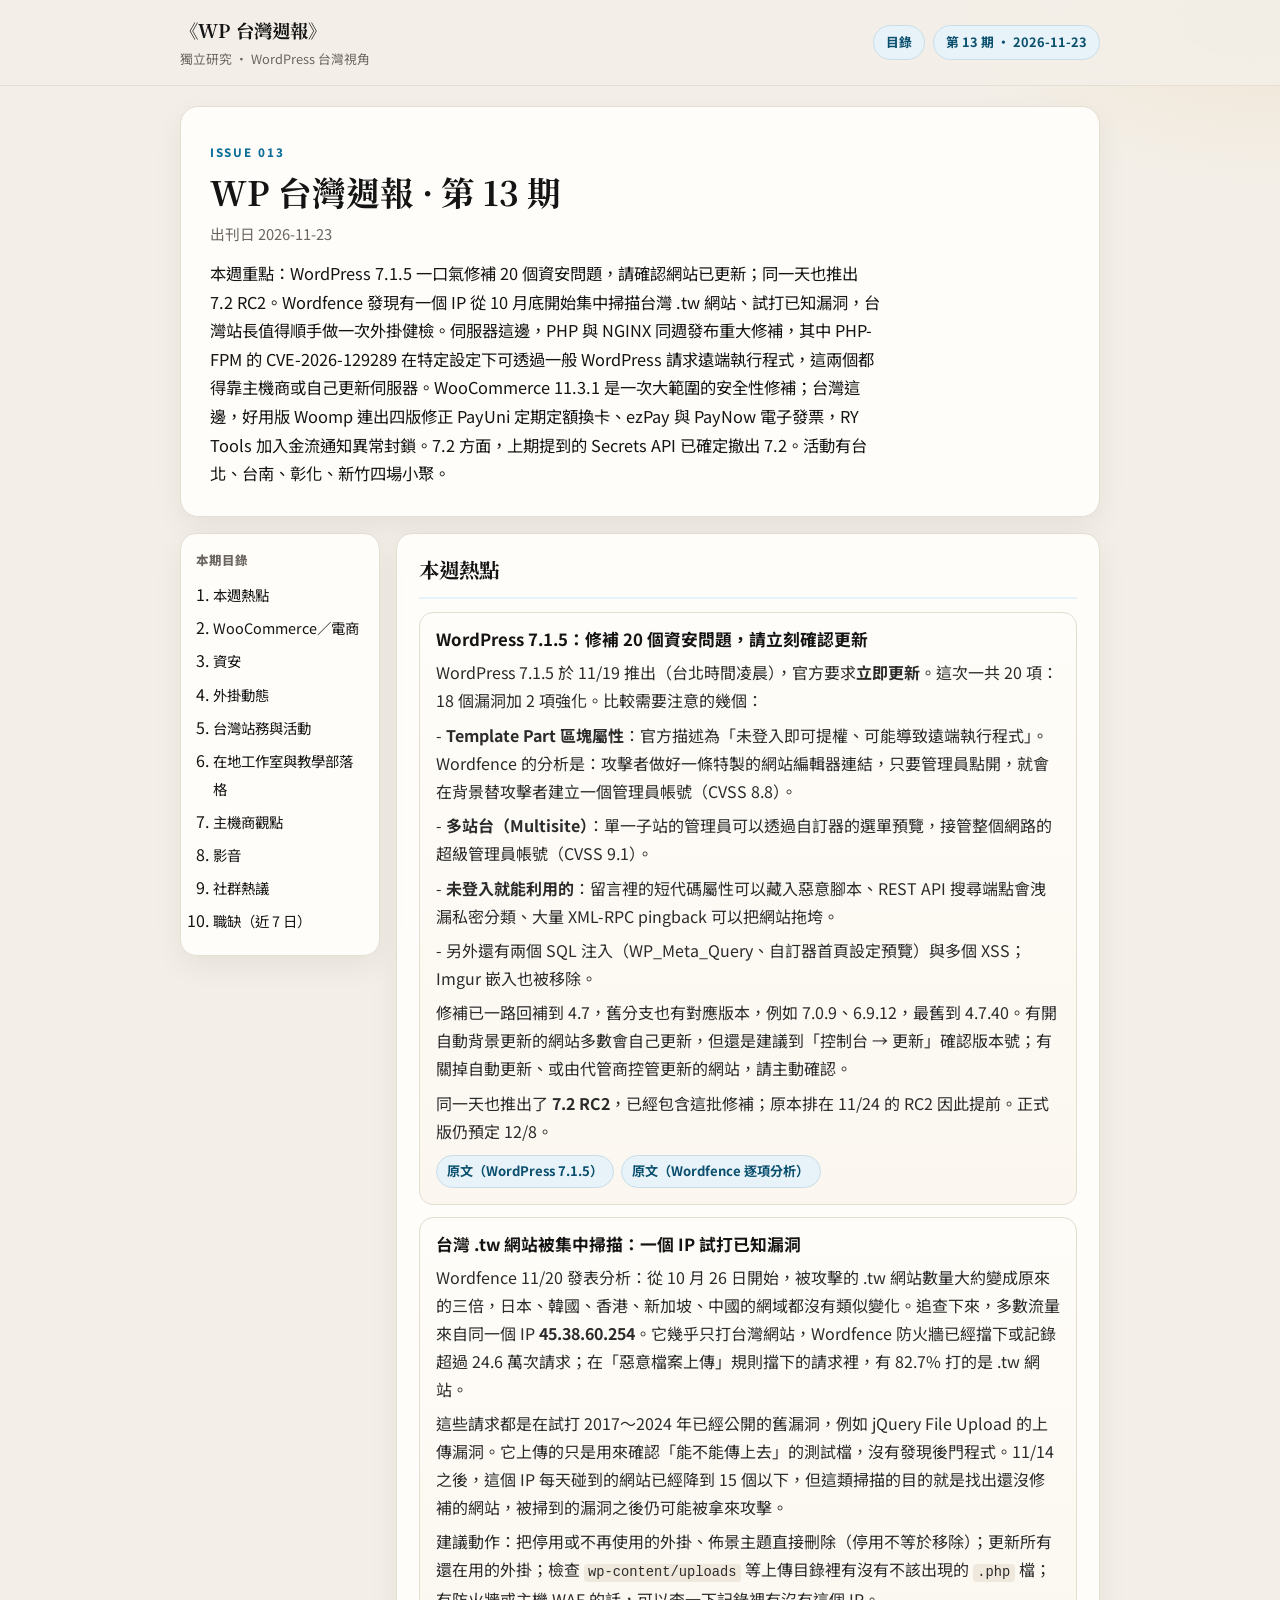
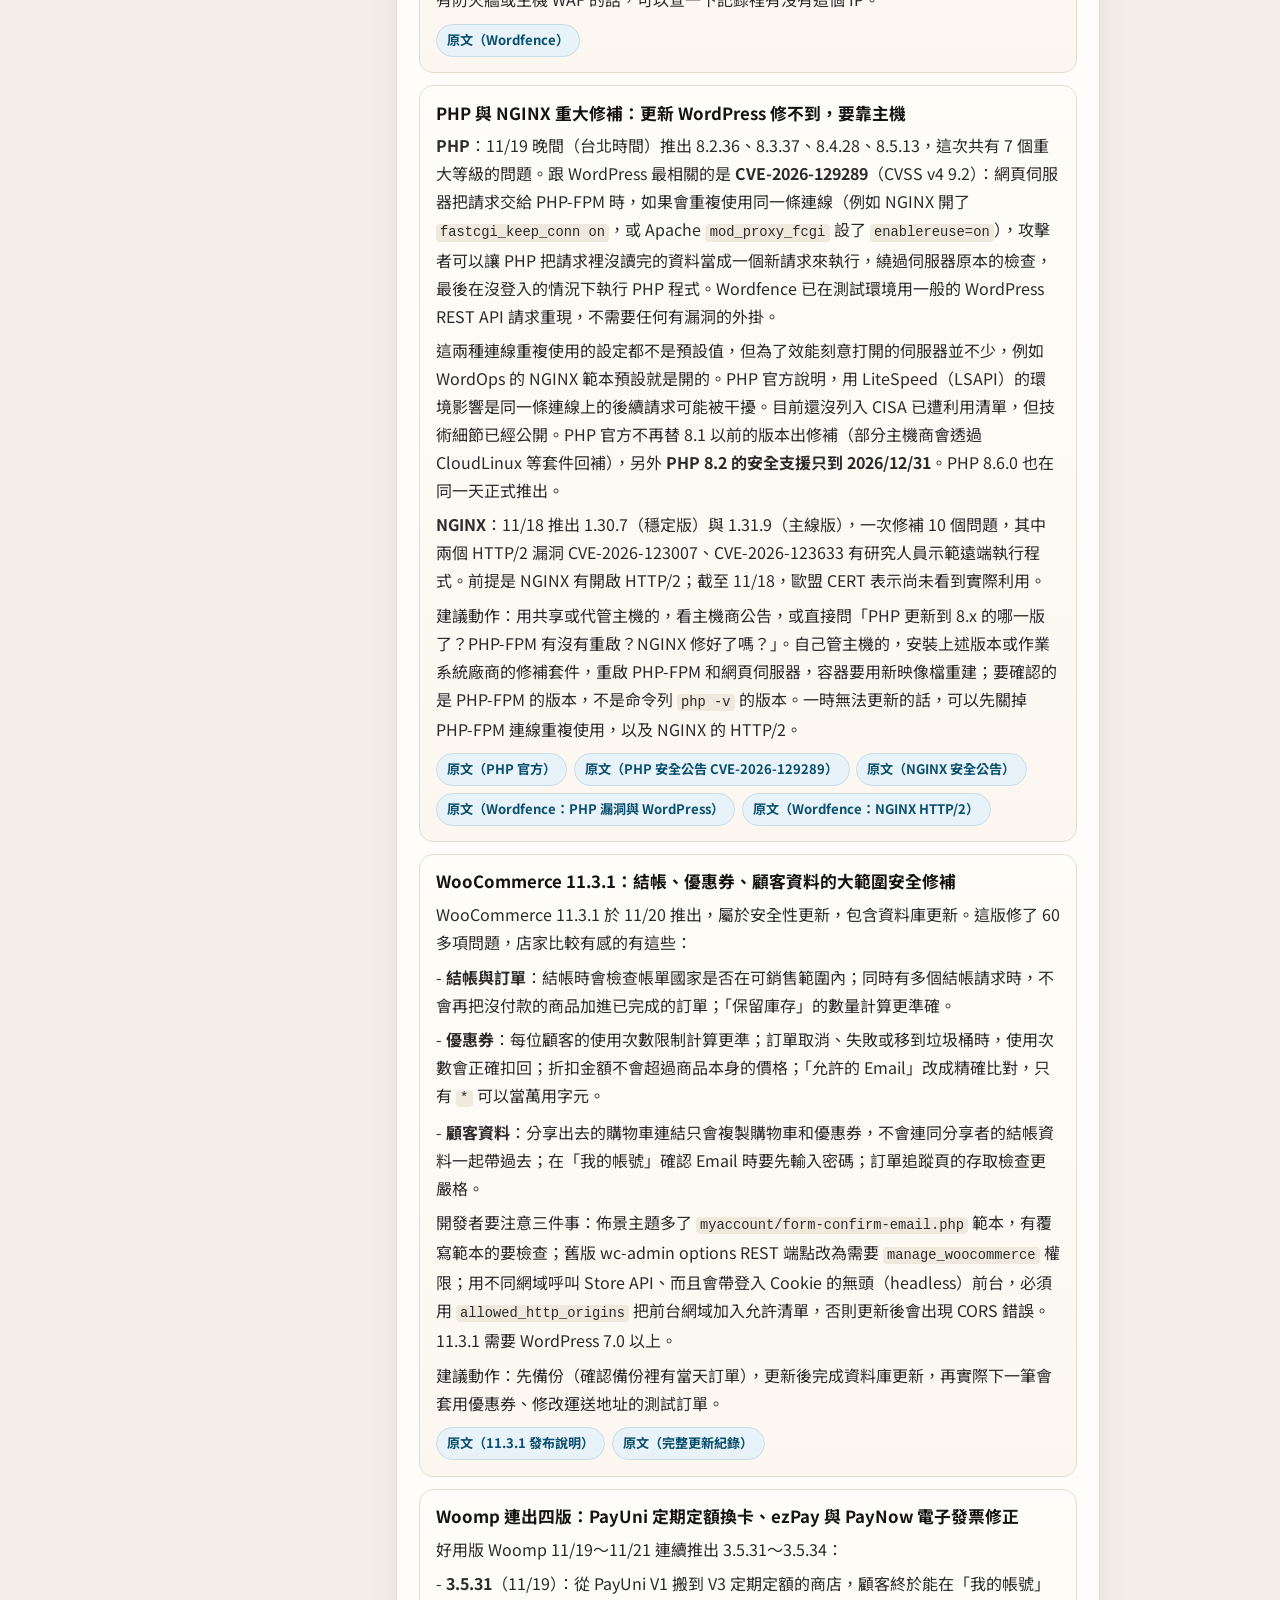
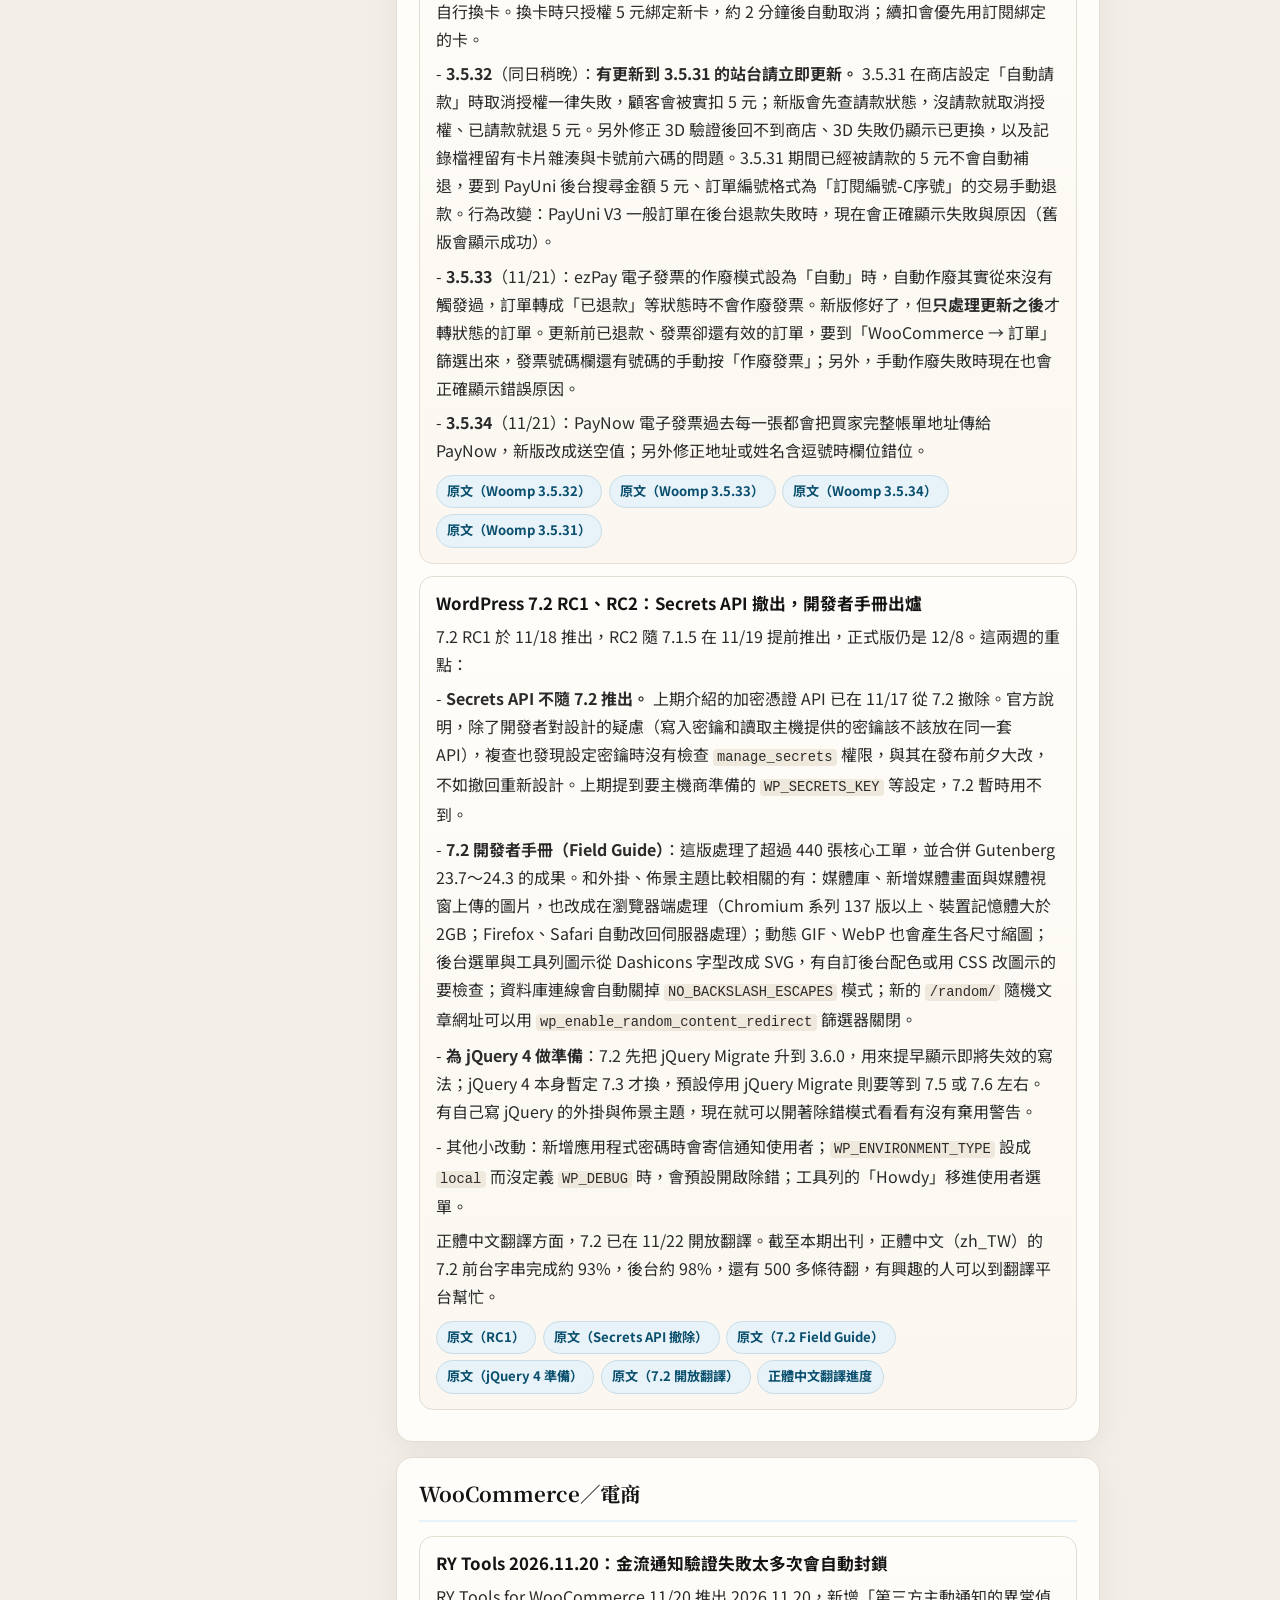
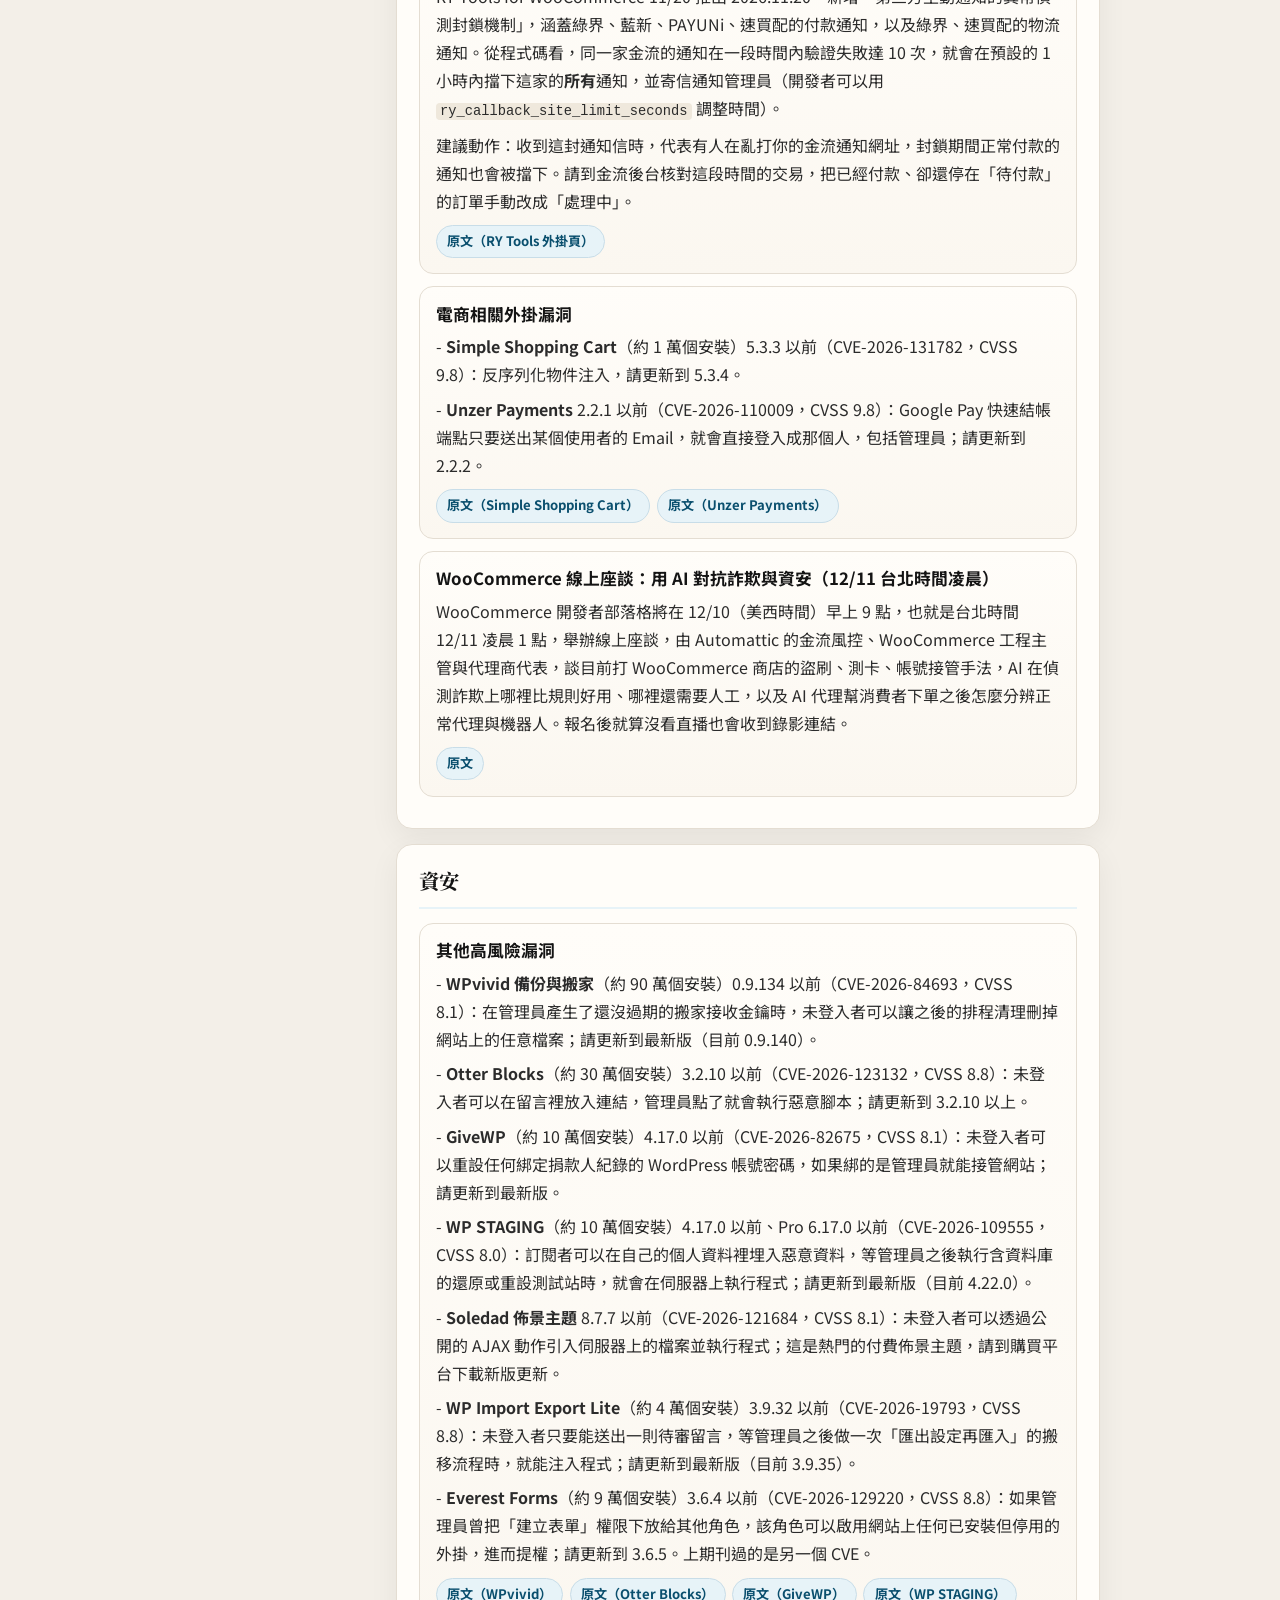
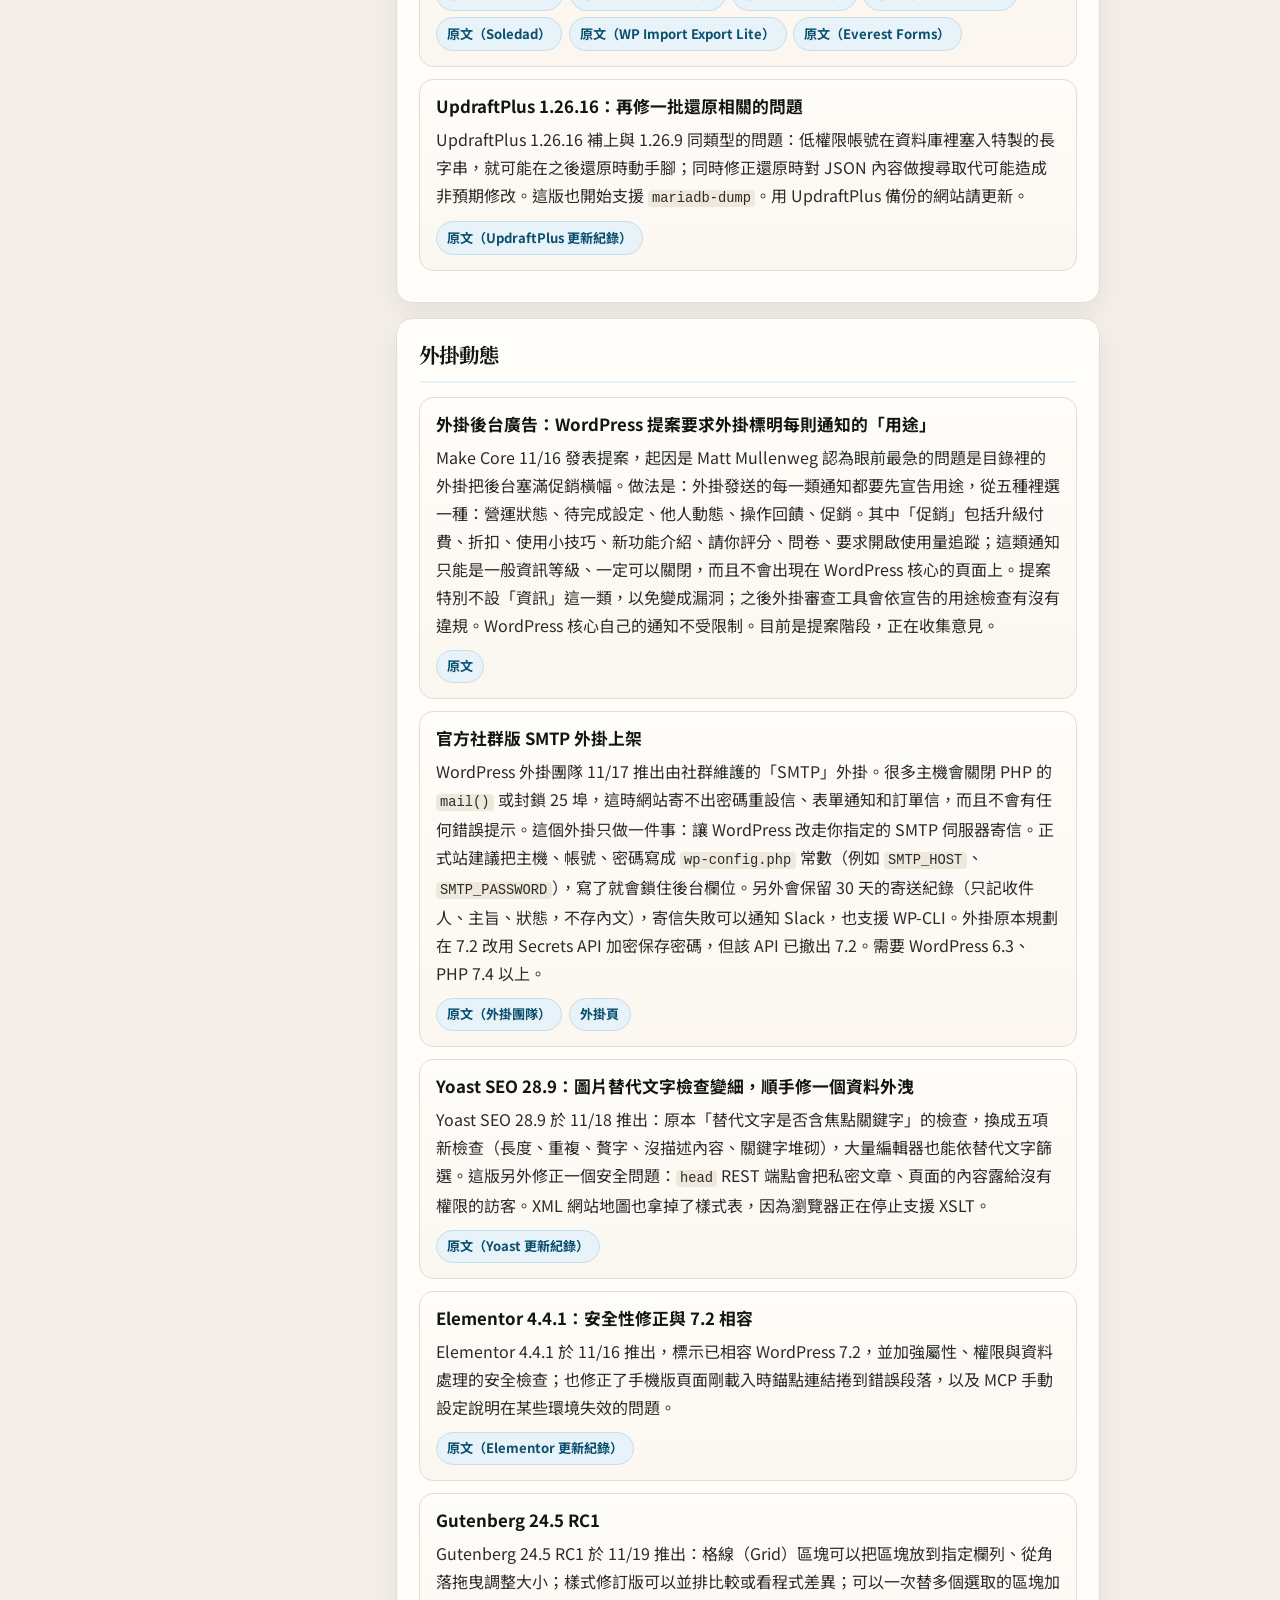
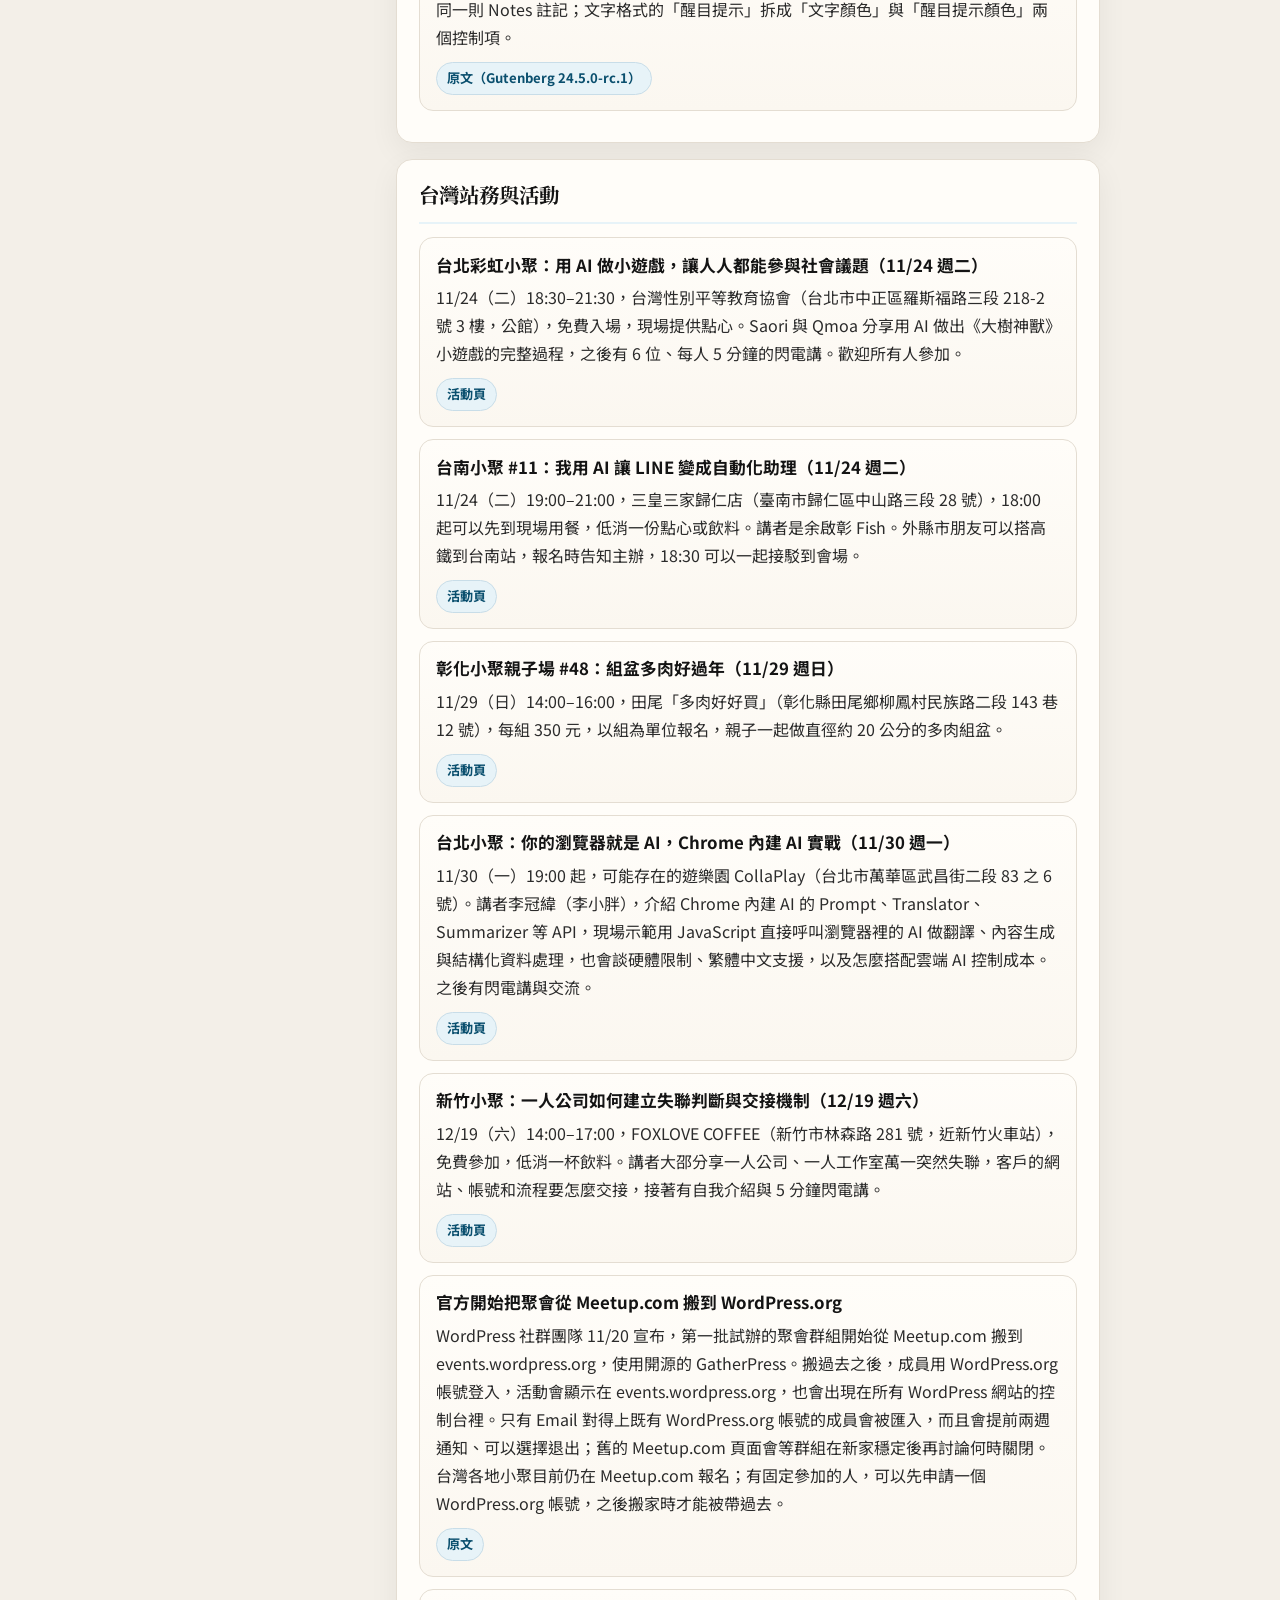
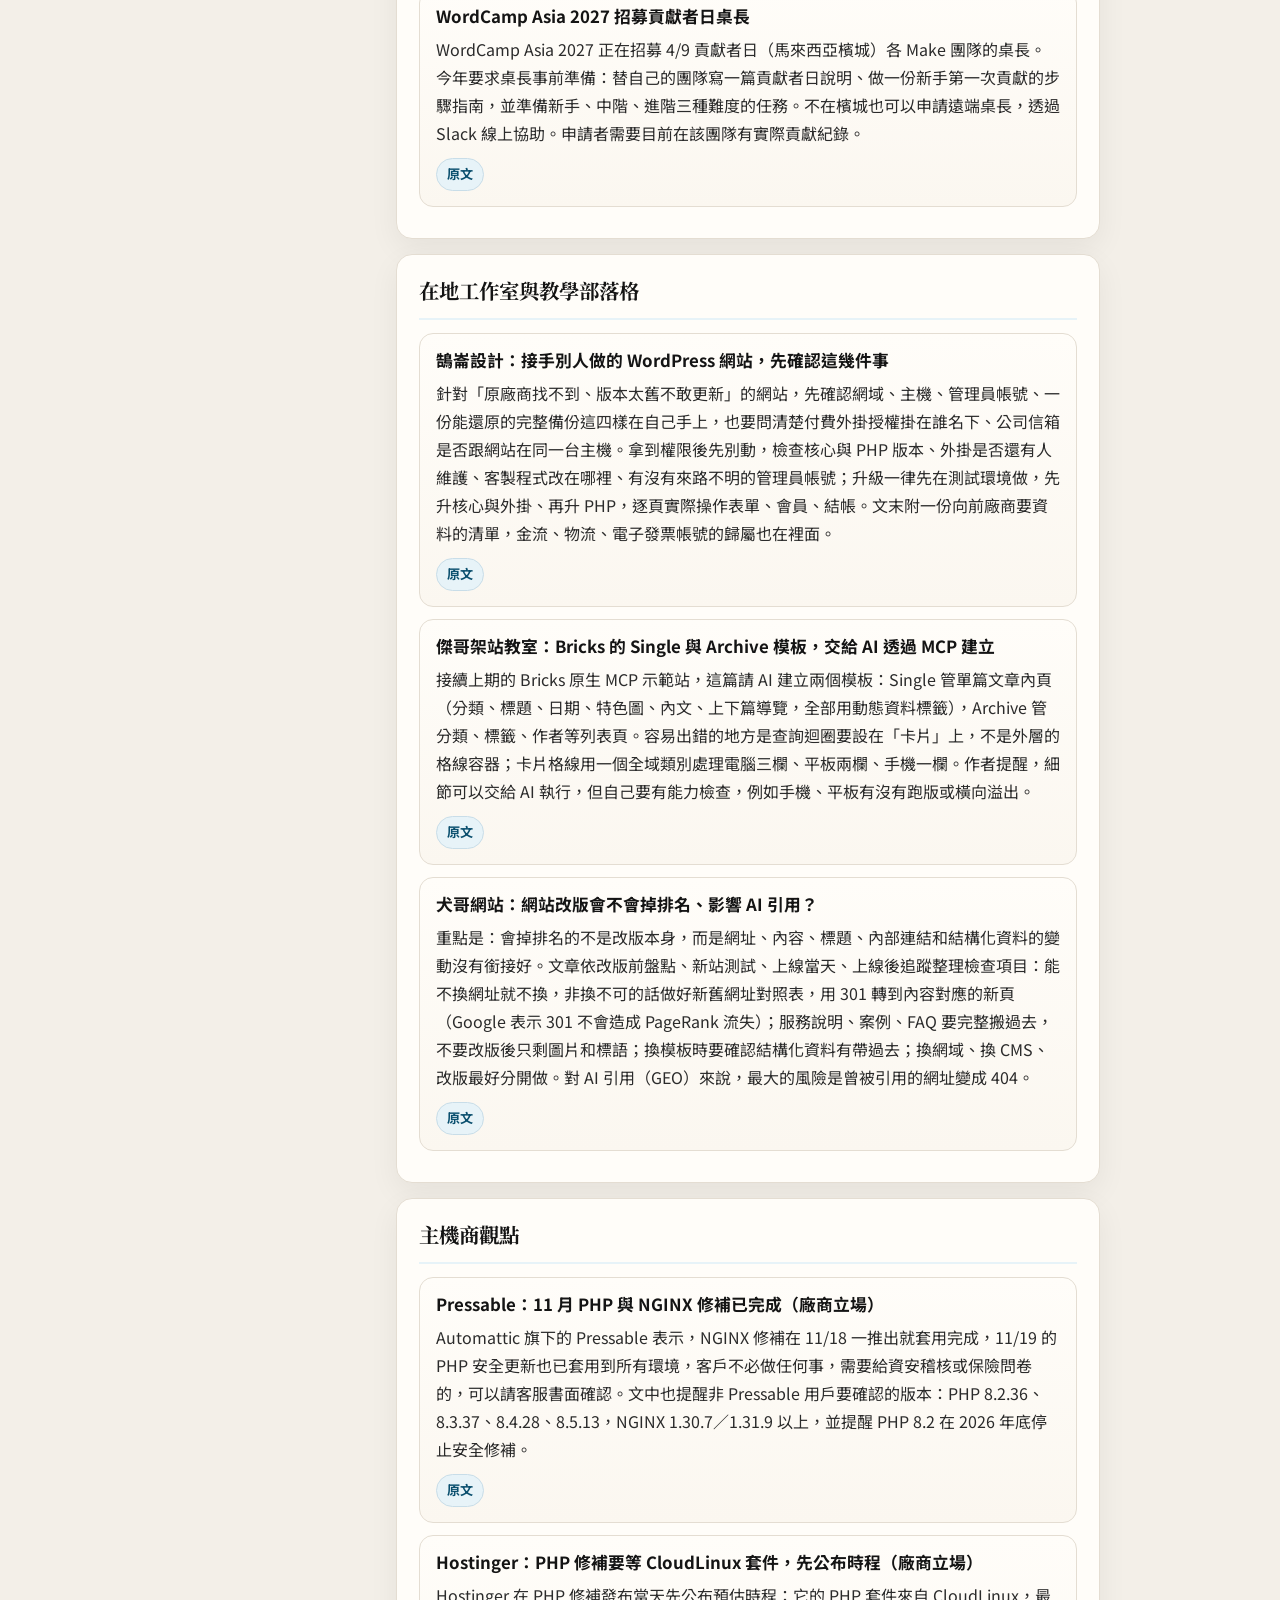
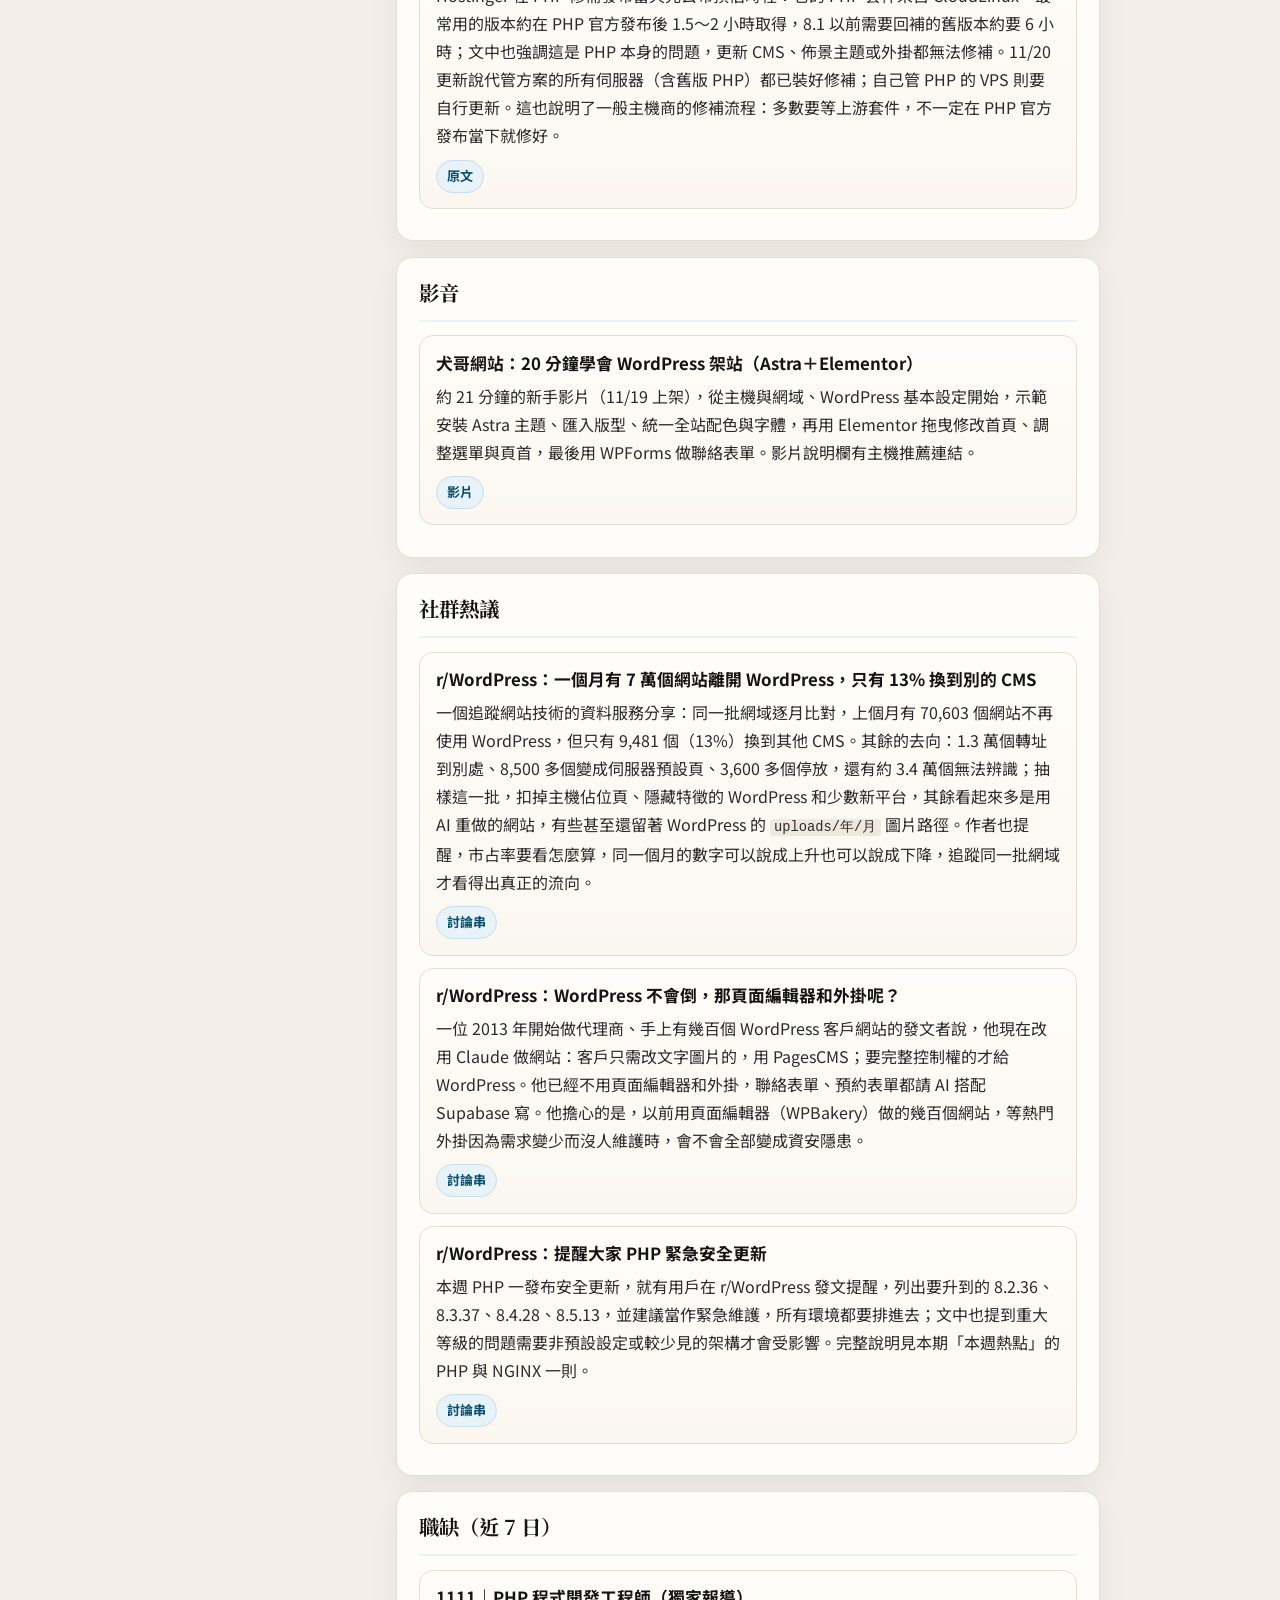
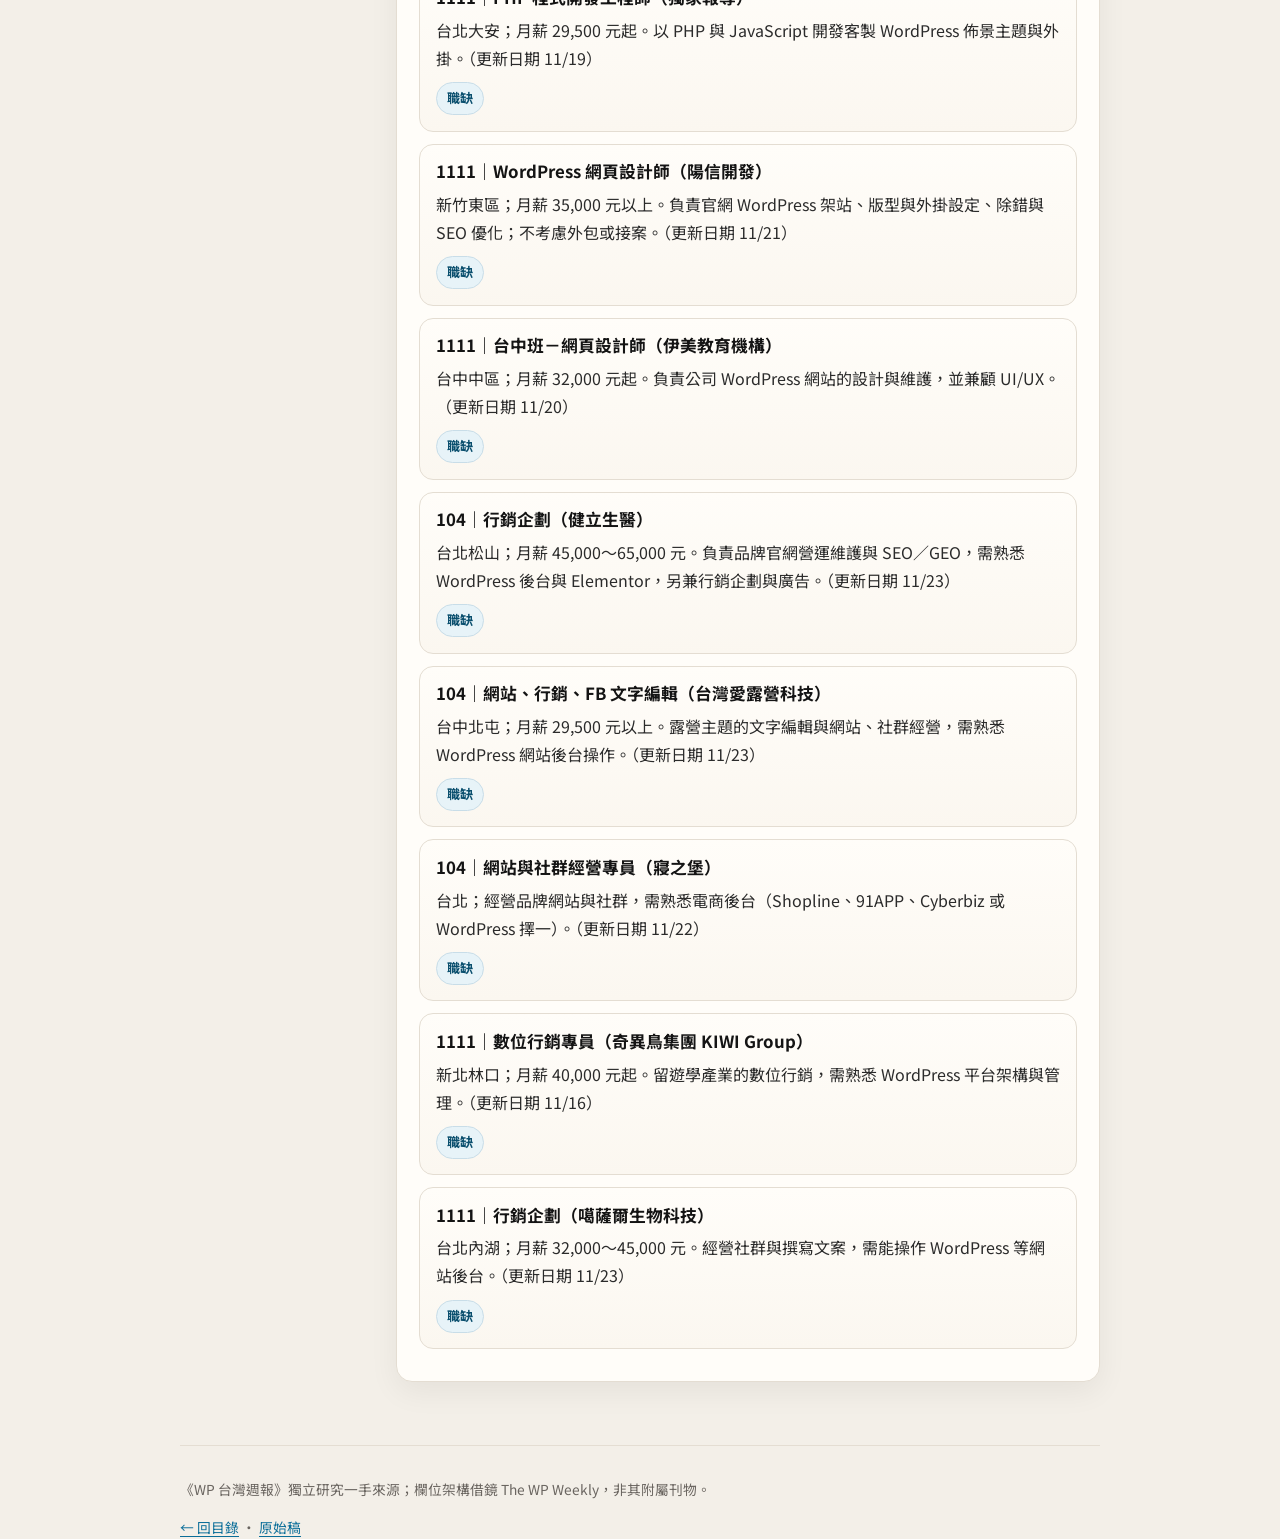
<file: issues/013.html>
<!DOCTYPE html>
<html lang="zh-Hant">
<head>
<meta charset="utf-8">
<meta name="viewport" content="width=device-width, initial-scale=1">
<title>WP 台灣週報 · 第 13 期｜WP 台灣週報</title>
<meta name="description" content="本週重點：WordPress 7.1.5 一口氣修補 20 個資安問題，請確認網站已更新；同一天也推出 7.2 RC2。Wordfence 發現有一個 IP 從 10 月底開始集中掃描台灣 .tw 網站、試打已知漏洞，台灣站長值得順手做一次外掛健檢。伺服器這邊，PHP 與 NGINX 同週發布重大修補，其中 PHP-FPM 的 CVE-2026-129289 在特定設定下可透過一般 WordPress 請求遠端執行程式，這兩個都得靠主機商或自己更新伺服器。WooCommerce 11.3.1 是一次大範圍的安全性修補；台灣這邊，好用版 Woomp 連出四版修正 PayUni 定期定額換卡、ezPay 與 PayNow 電子發票，RY Tools 加入金流通知異常封鎖。7.2 方面，上期提到的 Secrets API 已確定撤出 7.2。活動有台北、台南、彰化、新竹四場小聚。">
<link rel="preconnect" href="https://fonts.googleapis.com">
<link rel="preconnect" href="https://fonts.gstatic.com" crossorigin>
<link href="https://fonts.googleapis.com/css2?family=Noto+Sans+TC:wght@400;500;700;800&family=Noto+Serif+TC:wght@600;700&display=swap" rel="stylesheet">
<link rel="stylesheet" href="../styles.css">
</head>
<body>
<header class="site-header">
  <div class="inner">
    <a class="brand" href="../"><strong>《WP 台灣週報》</strong><span>獨立研究 · WordPress 台灣視角</span></a>
    <div class="nav-links">
      <a href="../">目錄</a>
      <span class="badge">第 13 期 · 2026-11-23</span>
    </div>
  </div>
</header>
<section class="hero">
  <div class="kicker">ISSUE 013</div>
  <h1>WP 台灣週報 · 第 13 期</h1>
  <p class="meta">出刊日 2026-11-23</p>
  <p class="lede">本週重點：WordPress 7.1.5 一口氣修補 20 個資安問題，請確認網站已更新；同一天也推出 7.2 RC2。Wordfence 發現有一個 IP 從 10 月底開始集中掃描台灣 .tw 網站、試打已知漏洞，台灣站長值得順手做一次外掛健檢。伺服器這邊，PHP 與 NGINX 同週發布重大修補，其中 PHP-FPM 的 CVE-2026-129289 在特定設定下可透過一般 WordPress 請求遠端執行程式，這兩個都得靠主機商或自己更新伺服器。WooCommerce 11.3.1 是一次大範圍的安全性修補；台灣這邊，好用版 Woomp 連出四版修正 PayUni 定期定額換卡、ezPay 與 PayNow 電子發票，RY Tools 加入金流通知異常封鎖。7.2 方面，上期提到的 Secrets API 已確定撤出 7.2。活動有台北、台南、彰化、新竹四場小聚。</p>
</section>
<div class="layout">
  <nav class="toc" aria-label="目錄"><h2>本期目錄</h2><ol><li><a href="#本週熱點">本週熱點</a></li><li><a href="#WooCommerce-電商">WooCommerce／電商</a></li><li><a href="#資安">資安</a></li><li><a href="#外掛動態">外掛動態</a></li><li><a href="#台灣站務與活動">台灣站務與活動</a></li><li><a href="#在地工作室與教學部落格">在地工作室與教學部落格</a></li><li><a href="#主機商觀點">主機商觀點</a></li><li><a href="#影音">影音</a></li><li><a href="#社群熱議">社群熱議</a></li><li><a href="#職缺-近-7-日">職缺（近 7 日）</a></li></ol></nav>
  <main class="main"><section class="section" id="本週熱點"><h2>本週熱點</h2><article class="card"><h3>WordPress 7.1.5：修補 20 個資安問題，請立刻確認更新</h3><p>WordPress 7.1.5 於 11/19 推出（台北時間凌晨），官方要求<strong>立即更新</strong>。這次一共 20 項：18 個漏洞加 2 項強化。比較需要注意的幾個：</p><p>- <strong>Template Part 區塊屬性</strong>：官方描述為「未登入即可提權、可能導致遠端執行程式」。Wordfence 的分析是：攻擊者做好一條特製的網站編輯器連結，只要管理員點開，就會在背景替攻擊者建立一個管理員帳號（CVSS 8.8）。</p><p>- <strong>多站台（Multisite）</strong>：單一子站的管理員可以透過自訂器的選單預覽，接管整個網路的超級管理員帳號（CVSS 9.1）。</p><p>- <strong>未登入就能利用的</strong>：留言裡的短代碼屬性可以藏入惡意腳本、REST API 搜尋端點會洩漏私密分類、大量 XML-RPC pingback 可以把網站拖垮。</p><p>- 另外還有兩個 SQL 注入（WP_Meta_Query、自訂器首頁設定預覽）與多個 XSS；Imgur 嵌入也被移除。</p><p>修補已一路回補到 4.7，舊分支也有對應版本，例如 7.0.9、6.9.12，最舊到 4.7.40。有開自動背景更新的網站多數會自己更新，但還是建議到「控制台 → 更新」確認版本號；有關掉自動更新、或由代管商控管更新的網站，請主動確認。</p><p>同一天也推出了 <strong>7.2 RC2</strong>，已經包含這批修補；原本排在 11/24 的 RC2 因此提前。正式版仍預定 12/8。</p><div class="links"><a href="https://wordpress.org/news/2026/11/wordpress-7-1-5-release/" rel="noopener noreferrer" target="_blank">原文（WordPress 7.1.5）</a><a href="https://www.wordfence.com/blog/2026/11/wordpress-7-1-5-security-release-fixes-19-vulnerabilities/" rel="noopener noreferrer" target="_blank">原文（Wordfence 逐項分析）</a></div></article><article class="card"><h3>台灣 .tw 網站被集中掃描：一個 IP 試打已知漏洞</h3><p>Wordfence 11/20 發表分析：從 10 月 26 日開始，被攻擊的 .tw 網站數量大約變成原來的三倍，日本、韓國、香港、新加坡、中國的網域都沒有類似變化。追查下來，多數流量來自同一個 IP <strong>45.38.60.254</strong>。它幾乎只打台灣網站，Wordfence 防火牆已經擋下或記錄超過 24.6 萬次請求；在「惡意檔案上傳」規則擋下的請求裡，有 82.7% 打的是 .tw 網站。</p><p>這些請求都是在試打 2017～2024 年已經公開的舊漏洞，例如 jQuery File Upload 的上傳漏洞。它上傳的只是用來確認「能不能傳上去」的測試檔，沒有發現後門程式。11/14 之後，這個 IP 每天碰到的網站已經降到 15 個以下，但這類掃描的目的就是找出還沒修補的網站，被掃到的漏洞之後仍可能被拿來攻擊。</p><p>建議動作：把停用或不再使用的外掛、佈景主題直接刪除（停用不等於移除）；更新所有還在用的外掛；檢查 <code>wp-content/uploads</code> 等上傳目錄裡有沒有不該出現的 <code>.php</code> 檔；有防火牆或主機 WAF 的話，可以查一下記錄裡有沒有這個 IP。</p><div class="links"><a href="https://www.wordfence.com/blog/2026/11/45-38-60-254-the-scanner-behind-the-november-2026-rise-in-attacks-on-tw-websites/" rel="noopener noreferrer" target="_blank">原文（Wordfence）</a></div></article><article class="card"><h3>PHP 與 NGINX 重大修補：更新 WordPress 修不到，要靠主機</h3><p><strong>PHP</strong>：11/19 晚間（台北時間）推出 8.2.36、8.3.37、8.4.28、8.5.13，這次共有 7 個重大等級的問題。跟 WordPress 最相關的是 <strong>CVE-2026-129289</strong>（CVSS v4 9.2）：網頁伺服器把請求交給 PHP-FPM 時，如果會重複使用同一條連線（例如 NGINX 開了 <code>fastcgi_keep_conn on</code>，或 Apache <code>mod_proxy_fcgi</code> 設了 <code>enablereuse=on</code>），攻擊者可以讓 PHP 把請求裡沒讀完的資料當成一個新請求來執行，繞過伺服器原本的檢查，最後在沒登入的情況下執行 PHP 程式。Wordfence 已在測試環境用一般的 WordPress REST API 請求重現，不需要任何有漏洞的外掛。</p><p>這兩種連線重複使用的設定都不是預設值，但為了效能刻意打開的伺服器並不少，例如 WordOps 的 NGINX 範本預設就是開的。PHP 官方說明，用 LiteSpeed（LSAPI）的環境影響是同一條連線上的後續請求可能被干擾。目前還沒列入 CISA 已遭利用清單，但技術細節已經公開。PHP 官方不再替 8.1 以前的版本出修補（部分主機商會透過 CloudLinux 等套件回補），另外 <strong>PHP 8.2 的安全支援只到 2026/12/31</strong>。PHP 8.6.0 也在同一天正式推出。</p><p><strong>NGINX</strong>：11/18 推出 1.30.7（穩定版）與 1.31.9（主線版），一次修補 10 個問題，其中兩個 HTTP/2 漏洞 CVE-2026-123007、CVE-2026-123633 有研究人員示範遠端執行程式。前提是 NGINX 有開啟 HTTP/2；截至 11/18，歐盟 CERT 表示尚未看到實際利用。</p><p>建議動作：用共享或代管主機的，看主機商公告，或直接問「PHP 更新到 8.x 的哪一版了？PHP-FPM 有沒有重啟？NGINX 修好了嗎？」。自己管主機的，安裝上述版本或作業系統廠商的修補套件，重啟 PHP-FPM 和網頁伺服器，容器要用新映像檔重建；要確認的是 PHP-FPM 的版本，不是命令列 <code>php -v</code> 的版本。一時無法更新的話，可以先關掉 PHP-FPM 連線重複使用，以及 NGINX 的 HTTP/2。</p><div class="links"><a href="https://www.php.net/" rel="noopener noreferrer" target="_blank">原文（PHP 官方）</a><a href="https://github.com/php/php-src/security/advisories/GHSA-qc49-hpvq-g2w6" rel="noopener noreferrer" target="_blank">原文（PHP 安全公告 CVE-2026-129289）</a><a href="https://nginx.org/en/security_advisories.html" rel="noopener noreferrer" target="_blank">原文（NGINX 安全公告）</a><a href="https://www.wordfence.com/blog/2026/11/cve-2026-129289-wordpress-php-vulnerabilities/" rel="noopener noreferrer" target="_blank">原文（Wordfence：PHP 漏洞與 WordPress）</a><a href="https://www.wordfence.com/blog/2026/11/nginx-http2-vulnerabilities-wordpress/" rel="noopener noreferrer" target="_blank">原文（Wordfence：NGINX HTTP/2）</a></div></article><article class="card"><h3>WooCommerce 11.3.1：結帳、優惠券、顧客資料的大範圍安全修補</h3><p>WooCommerce 11.3.1 於 11/20 推出，屬於安全性更新，包含資料庫更新。這版修了 60 多項問題，店家比較有感的有這些：</p><p>- <strong>結帳與訂單</strong>：結帳時會檢查帳單國家是否在可銷售範圍內；同時有多個結帳請求時，不會再把沒付款的商品加進已完成的訂單；「保留庫存」的數量計算更準確。</p><p>- <strong>優惠券</strong>：每位顧客的使用次數限制計算更準；訂單取消、失敗或移到垃圾桶時，使用次數會正確扣回；折扣金額不會超過商品本身的價格；「允許的 Email」改成精確比對，只有 <code>*</code> 可以當萬用字元。</p><p>- <strong>顧客資料</strong>：分享出去的購物車連結只會複製購物車和優惠券，不會連同分享者的結帳資料一起帶過去；在「我的帳號」確認 Email 時要先輸入密碼；訂單追蹤頁的存取檢查更嚴格。</p><p>開發者要注意三件事：佈景主題多了 <code>myaccount/form-confirm-email.php</code> 範本，有覆寫範本的要檢查；舊版 wc-admin options REST 端點改為需要 <code>manage_woocommerce</code> 權限；用不同網域呼叫 Store API、而且會帶登入 Cookie 的無頭（headless）前台，必須用 <code>allowed_http_origins</code> 把前台網域加入允許清單，否則更新後會出現 CORS 錯誤。11.3.1 需要 WordPress 7.0 以上。</p><p>建議動作：先備份（確認備份裡有當天訂單），更新後完成資料庫更新，再實際下一筆會套用優惠券、修改運送地址的測試訂單。</p><div class="links"><a href="https://developer.woocommerce.com/2026/11/19/woocommerce-11-3-1/" rel="noopener noreferrer" target="_blank">原文（11.3.1 發布說明）</a><a href="https://wordpress.org/plugins/woocommerce/#developers" rel="noopener noreferrer" target="_blank">原文（完整更新紀錄）</a></div></article><article class="card"><h3>Woomp 連出四版：PayUni 定期定額換卡、ezPay 與 PayNow 電子發票修正</h3><p>好用版 Woomp 11/19～11/21 連續推出 3.5.31～3.5.34：</p><p>- <strong>3.5.31</strong>（11/19）：從 PayUni V1 搬到 V3 定期定額的商店，顧客終於能在「我的帳號」自行換卡。換卡時只授權 5 元綁定新卡，約 2 分鐘後自動取消；續扣會優先用訂閱綁定的卡。</p><p>- <strong>3.5.32</strong>（同日稍晚）：<strong>有更新到 3.5.31 的站台請立即更新。</strong> 3.5.31 在商店設定「自動請款」時取消授權一律失敗，顧客會被實扣 5 元；新版會先查請款狀態，沒請款就取消授權、已請款就退 5 元。另外修正 3D 驗證後回不到商店、3D 失敗仍顯示已更換，以及記錄檔裡留有卡片雜湊與卡號前六碼的問題。3.5.31 期間已經被請款的 5 元不會自動補退，要到 PayUni 後台搜尋金額 5 元、訂單編號格式為「訂閱編號-C序號」的交易手動退款。行為改變：PayUni V3 一般訂單在後台退款失敗時，現在會正確顯示失敗與原因（舊版會顯示成功）。</p><p>- <strong>3.5.33</strong>（11/21）：ezPay 電子發票的作廢模式設為「自動」時，自動作廢其實從來沒有觸發過，訂單轉成「已退款」等狀態時不會作廢發票。新版修好了，但<strong>只處理更新之後</strong>才轉狀態的訂單。更新前已退款、發票卻還有效的訂單，要到「WooCommerce → 訂單」篩選出來，發票號碼欄還有號碼的手動按「作廢發票」；另外，手動作廢失敗時現在也會正確顯示錯誤原因。</p><p>- <strong>3.5.34</strong>（11/21）：PayNow 電子發票過去每一張都會把買家完整帳單地址傳給 PayNow，新版改成送空值；另外修正地址或姓名含逗號時欄位錯位。</p><div class="links"><a href="https://github.com/zenbuapps/woomp/releases/tag/v3.5.32" rel="noopener noreferrer" target="_blank">原文（Woomp 3.5.32）</a><a href="https://github.com/zenbuapps/woomp/releases/tag/v3.5.33" rel="noopener noreferrer" target="_blank">原文（Woomp 3.5.33）</a><a href="https://github.com/zenbuapps/woomp/releases/tag/v3.5.34" rel="noopener noreferrer" target="_blank">原文（Woomp 3.5.34）</a><a href="https://github.com/zenbuapps/woomp/releases/tag/v3.5.31" rel="noopener noreferrer" target="_blank">原文（Woomp 3.5.31）</a></div></article><article class="card"><h3>WordPress 7.2 RC1、RC2：Secrets API 撤出，開發者手冊出爐</h3><p>7.2 RC1 於 11/18 推出，RC2 隨 7.1.5 在 11/19 提前推出，正式版仍是 12/8。這兩週的重點：</p><p>- <strong>Secrets API 不隨 7.2 推出。</strong> 上期介紹的加密憑證 API 已在 11/17 從 7.2 撤除。官方說明，除了開發者對設計的疑慮（寫入密鑰和讀取主機提供的密鑰該不該放在同一套 API），複查也發現設定密鑰時沒有檢查 <code>manage_secrets</code> 權限，與其在發布前夕大改，不如撤回重新設計。上期提到要主機商準備的 <code>WP_SECRETS_KEY</code> 等設定，7.2 暫時用不到。</p><p>- <strong>7.2 開發者手冊（Field Guide）</strong>：這版處理了超過 440 張核心工單，並合併 Gutenberg 23.7～24.3 的成果。和外掛、佈景主題比較相關的有：媒體庫、新增媒體畫面與媒體視窗上傳的圖片，也改成在瀏覽器端處理（Chromium 系列 137 版以上、裝置記憶體大於 2GB；Firefox、Safari 自動改回伺服器處理）；動態 GIF、WebP 也會產生各尺寸縮圖；後台選單與工具列圖示從 Dashicons 字型改成 SVG，有自訂後台配色或用 CSS 改圖示的要檢查；資料庫連線會自動關掉 <code>NO_BACKSLASH_ESCAPES</code> 模式；新的 <code>/random/</code> 隨機文章網址可以用 <code>wp_enable_random_content_redirect</code> 篩選器關閉。</p><p>- <strong>為 jQuery 4 做準備</strong>：7.2 先把 jQuery Migrate 升到 3.6.0，用來提早顯示即將失效的寫法；jQuery 4 本身暫定 7.3 才換，預設停用 jQuery Migrate 則要等到 7.5 或 7.6 左右。有自己寫 jQuery 的外掛與佈景主題，現在就可以開著除錯模式看看有沒有棄用警告。</p><p>- 其他小改動：新增應用程式密碼時會寄信通知使用者；<code>WP_ENVIRONMENT_TYPE</code> 設成 <code>local</code> 而沒定義 <code>WP_DEBUG</code> 時，會預設開啟除錯；工具列的「Howdy」移進使用者選單。</p><p>正體中文翻譯方面，7.2 已在 11/22 開放翻譯。截至本期出刊，正體中文（zh_TW）的 7.2 前台字串完成約 93%，後台約 98%，還有 500 多條待翻，有興趣的人可以到翻譯平台幫忙。</p><div class="links"><a href="https://wordpress.org/news/2026/11/wordpress-7-2-release-candidate-1/" rel="noopener noreferrer" target="_blank">原文（RC1）</a><a href="https://github.com/WordPress/wordpress-develop/commit/53ea8006d1" rel="noopener noreferrer" target="_blank">原文（Secrets API 撤除）</a><a href="https://make.wordpress.org/core/2026/11/20/wordpress-7-2-field-guide/" rel="noopener noreferrer" target="_blank">原文（7.2 Field Guide）</a><a href="https://make.wordpress.org/core/2026/11/17/preparing-for-jquery-4-with-wordpress-7-2/" rel="noopener noreferrer" target="_blank">原文（jQuery 4 準備）</a><a href="https://make.wordpress.org/polyglots/2026/11/22/wordpress-7-2-ready-to-be-translated/" rel="noopener noreferrer" target="_blank">原文（7.2 開放翻譯）</a><a href="https://translate.wordpress.org/locale/zh-tw/default/wp/dev/" rel="noopener noreferrer" target="_blank">正體中文翻譯進度</a></div></article></section><section class="section" id="WooCommerce-電商"><h2>WooCommerce／電商</h2><article class="card"><h3>RY Tools 2026.11.20：金流通知驗證失敗太多次會自動封鎖</h3><p>RY Tools for WooCommerce 11/20 推出 2026.11.20，新增「第三方主動通知的異常偵測封鎖機制」，涵蓋綠界、藍新、PAYUNi、速買配的付款通知，以及綠界、速買配的物流通知。從程式碼看，同一家金流的通知在一段時間內驗證失敗達 10 次，就會在預設的 1 小時內擋下這家的<strong>所有</strong>通知，並寄信通知管理員（開發者可以用 <code>ry_callback_site_limit_seconds</code> 調整時間）。</p><p>建議動作：收到這封通知信時，代表有人在亂打你的金流通知網址，封鎖期間正常付款的通知也會被擋下。請到金流後台核對這段時間的交易，把已經付款、卻還停在「待付款」的訂單手動改成「處理中」。</p><div class="links"><a href="https://wordpress.org/plugins/ry-woocommerce-tools/#developers" rel="noopener noreferrer" target="_blank">原文（RY Tools 外掛頁）</a></div></article><article class="card"><h3>電商相關外掛漏洞</h3><p>- <strong>Simple Shopping Cart</strong>（約 1 萬個安裝）5.3.3 以前（CVE-2026-131782，CVSS 9.8）：反序列化物件注入，請更新到 5.3.4。</p><p>- <strong>Unzer Payments</strong> 2.2.1 以前（CVE-2026-110009，CVSS 9.8）：Google Pay 快速結帳端點只要送出某個使用者的 Email，就會直接登入成那個人，包括管理員；請更新到 2.2.2。</p><div class="links"><a href="https://www.cve.org/CVERecord?id=CVE-2026-131782" rel="noopener noreferrer" target="_blank">原文（Simple Shopping Cart）</a><a href="https://www.cve.org/CVERecord?id=CVE-2026-110009" rel="noopener noreferrer" target="_blank">原文（Unzer Payments）</a></div></article><article class="card"><h3>WooCommerce 線上座談：用 AI 對抗詐欺與資安（12/11 台北時間凌晨）</h3><p>WooCommerce 開發者部落格將在 12/10（美西時間）早上 9 點，也就是台北時間 12/11 凌晨 1 點，舉辦線上座談，由 Automattic 的金流風控、WooCommerce 工程主管與代理商代表，談目前打 WooCommerce 商店的盜刷、測卡、帳號接管手法，AI 在偵測詐欺上哪裡比規則好用、哪裡還需要人工，以及 AI 代理幫消費者下單之後怎麼分辨正常代理與機器人。報名後就算沒看直播也會收到錄影連結。</p><div class="links"><a href="https://developer.woocommerce.com/2026/11/19/fraud-security-ai-live-event/" rel="noopener noreferrer" target="_blank">原文</a></div></article></section><section class="section" id="資安"><h2>資安</h2><article class="card"><h3>其他高風險漏洞</h3><p>- <strong>WPvivid 備份與搬家</strong>（約 90 萬個安裝）0.9.134 以前（CVE-2026-84693，CVSS 8.1）：在管理員產生了還沒過期的搬家接收金鑰時，未登入者可以讓之後的排程清理刪掉網站上的任意檔案；請更新到最新版（目前 0.9.140）。</p><p>- <strong>Otter Blocks</strong>（約 30 萬個安裝）3.2.10 以前（CVE-2026-123132，CVSS 8.8）：未登入者可以在留言裡放入連結，管理員點了就會執行惡意腳本；請更新到 3.2.10 以上。</p><p>- <strong>GiveWP</strong>（約 10 萬個安裝）4.17.0 以前（CVE-2026-82675，CVSS 8.1）：未登入者可以重設任何綁定捐款人紀錄的 WordPress 帳號密碼，如果綁的是管理員就能接管網站；請更新到最新版。</p><p>- <strong>WP STAGING</strong>（約 10 萬個安裝）4.17.0 以前、Pro 6.17.0 以前（CVE-2026-109555，CVSS 8.0）：訂閱者可以在自己的個人資料裡埋入惡意資料，等管理員之後執行含資料庫的還原或重設測試站時，就會在伺服器上執行程式；請更新到最新版（目前 4.22.0）。</p><p>- <strong>Soledad 佈景主題</strong> 8.7.7 以前（CVE-2026-121684，CVSS 8.1）：未登入者可以透過公開的 AJAX 動作引入伺服器上的檔案並執行程式；這是熱門的付費佈景主題，請到購買平台下載新版更新。</p><p>- <strong>WP Import Export Lite</strong>（約 4 萬個安裝）3.9.32 以前（CVE-2026-19793，CVSS 8.8）：未登入者只要能送出一則待審留言，等管理員之後做一次「匯出設定再匯入」的搬移流程時，就能注入程式；請更新到最新版（目前 3.9.35）。</p><p>- <strong>Everest Forms</strong>（約 9 萬個安裝）3.6.4 以前（CVE-2026-129220，CVSS 8.8）：如果管理員曾把「建立表單」權限下放給其他角色，該角色可以啟用網站上任何已安裝但停用的外掛，進而提權；請更新到 3.6.5。上期刊過的是另一個 CVE。</p><div class="links"><a href="https://www.cve.org/CVERecord?id=CVE-2026-84693" rel="noopener noreferrer" target="_blank">原文（WPvivid）</a><a href="https://www.cve.org/CVERecord?id=CVE-2026-123132" rel="noopener noreferrer" target="_blank">原文（Otter Blocks）</a><a href="https://www.cve.org/CVERecord?id=CVE-2026-82675" rel="noopener noreferrer" target="_blank">原文（GiveWP）</a><a href="https://www.cve.org/CVERecord?id=CVE-2026-109555" rel="noopener noreferrer" target="_blank">原文（WP STAGING）</a><a href="https://www.cve.org/CVERecord?id=CVE-2026-121684" rel="noopener noreferrer" target="_blank">原文（Soledad）</a><a href="https://www.cve.org/CVERecord?id=CVE-2026-19793" rel="noopener noreferrer" target="_blank">原文（WP Import Export Lite）</a><a href="https://www.cve.org/CVERecord?id=CVE-2026-129220" rel="noopener noreferrer" target="_blank">原文（Everest Forms）</a></div></article><article class="card"><h3>UpdraftPlus 1.26.16：再修一批還原相關的問題</h3><p>UpdraftPlus 1.26.16 補上與 1.26.9 同類型的問題：低權限帳號在資料庫裡塞入特製的長字串，就可能在之後還原時動手腳；同時修正還原時對 JSON 內容做搜尋取代可能造成非預期修改。這版也開始支援 <code>mariadb-dump</code>。用 UpdraftPlus 備份的網站請更新。</p><div class="links"><a href="https://wordpress.org/plugins/updraftplus/#developers" rel="noopener noreferrer" target="_blank">原文（UpdraftPlus 更新紀錄）</a></div></article></section><section class="section" id="外掛動態"><h2>外掛動態</h2><article class="card"><h3>外掛後台廣告：WordPress 提案要求外掛標明每則通知的「用途」</h3><p>Make Core 11/16 發表提案，起因是 Matt Mullenweg 認為眼前最急的問題是目錄裡的外掛把後台塞滿促銷橫幅。做法是：外掛發送的每一類通知都要先宣告用途，從五種裡選一種：營運狀態、待完成設定、他人動態、操作回饋、促銷。其中「促銷」包括升級付費、折扣、使用小技巧、新功能介紹、請你評分、問卷、要求開啟使用量追蹤；這類通知只能是一般資訊等級、一定可以關閉，而且不會出現在 WordPress 核心的頁面上。提案特別不設「資訊」這一類，以免變成漏洞；之後外掛審查工具會依宣告的用途檢查有沒有違規。WordPress 核心自己的通知不受限制。目前是提案階段，正在收集意見。</p><div class="links"><a href="https://make.wordpress.org/core/2026/11/16/wordpress-notifications-and-declared-intent-proposal-for-the-path-forward/" rel="noopener noreferrer" target="_blank">原文</a></div></article><article class="card"><h3>官方社群版 SMTP 外掛上架</h3><p>WordPress 外掛團隊 11/17 推出由社群維護的「SMTP」外掛。很多主機會關閉 PHP 的 <code>mail()</code> 或封鎖 25 埠，這時網站寄不出密碼重設信、表單通知和訂單信，而且不會有任何錯誤提示。這個外掛只做一件事：讓 WordPress 改走你指定的 SMTP 伺服器寄信。正式站建議把主機、帳號、密碼寫成 <code>wp-config.php</code> 常數（例如 <code>SMTP_HOST</code>、<code>SMTP_PASSWORD</code>），寫了就會鎖住後台欄位。另外會保留 30 天的寄送紀錄（只記收件人、主旨、狀態，不存內文），寄信失敗可以通知 Slack，也支援 WP-CLI。外掛原本規劃在 7.2 改用 Secrets API 加密保存密碼，但該 API 已撤出 7.2。需要 WordPress 6.3、PHP 7.4 以上。</p><div class="links"><a href="https://make.wordpress.org/plugins/2026/11/16/introducing-smtp-a-community-maintained-way-to-send-wordpress-email-reliably/" rel="noopener noreferrer" target="_blank">原文（外掛團隊）</a><a href="https://wordpress.org/plugins/smtp/" rel="noopener noreferrer" target="_blank">外掛頁</a></div></article><article class="card"><h3>Yoast SEO 28.9：圖片替代文字檢查變細，順手修一個資料外洩</h3><p>Yoast SEO 28.9 於 11/18 推出：原本「替代文字是否含焦點關鍵字」的檢查，換成五項新檢查（長度、重複、贅字、沒描述內容、關鍵字堆砌），大量編輯器也能依替代文字篩選。這版另外修正一個安全問題：<code>head</code> REST 端點會把私密文章、頁面的內容露給沒有權限的訪客。XML 網站地圖也拿掉了樣式表，因為瀏覽器正在停止支援 XSLT。</p><div class="links"><a href="https://wordpress.org/plugins/wordpress-seo/#developers" rel="noopener noreferrer" target="_blank">原文（Yoast 更新紀錄）</a></div></article><article class="card"><h3>Elementor 4.4.1：安全性修正與 7.2 相容</h3><p>Elementor 4.4.1 於 11/16 推出，標示已相容 WordPress 7.2，並加強屬性、權限與資料處理的安全檢查；也修正了手機版頁面剛載入時錨點連結捲到錯誤段落，以及 MCP 手動設定說明在某些環境失效的問題。</p><div class="links"><a href="https://wordpress.org/plugins/elementor/#developers" rel="noopener noreferrer" target="_blank">原文（Elementor 更新紀錄）</a></div></article><article class="card"><h3>Gutenberg 24.5 RC1</h3><p>Gutenberg 24.5 RC1 於 11/19 推出：格線（Grid）區塊可以把區塊放到指定欄列、從角落拖曳調整大小；樣式修訂版可以並排比較或看程式差異；可以一次替多個選取的區塊加同一則 Notes 註記；文字格式的「醒目提示」拆成「文字顏色」與「醒目提示顏色」兩個控制項。</p><div class="links"><a href="https://github.com/WordPress/gutenberg/releases/tag/v24.5.0-rc.1" rel="noopener noreferrer" target="_blank">原文（Gutenberg 24.5.0-rc.1）</a></div></article></section><section class="section" id="台灣站務與活動"><h2>台灣站務與活動</h2><article class="card"><h3>台北彩虹小聚：用 AI 做小遊戲，讓人人都能參與社會議題（11/24 週二）</h3><p>11/24（二）18:30–21:30，台灣性別平等教育協會（台北市中正區羅斯福路三段 218-2 號 3 樓，公館），免費入場，現場提供點心。Saori 與 Qmoa 分享用 AI 做出《大樹神獸》小遊戲的完整過程，之後有 6 位、每人 5 分鐘的閃電講。歡迎所有人參加。</p><div class="links"><a href="https://www.meetup.com/taipei-wordpress/events/317270590/" rel="noopener noreferrer" target="_blank">活動頁</a></div></article><article class="card"><h3>台南小聚 #11：我用 AI 讓 LINE 變成自動化助理（11/24 週二）</h3><p>11/24（二）19:00–21:00，三皇三家歸仁店（臺南市歸仁區中山路三段 28 號），18:00 起可以先到現場用餐，低消一份點心或飲料。講者是余啟彰 Fish。外縣市朋友可以搭高鐵到台南站，報名時告知主辦，18:30 可以一起接駁到會場。</p><div class="links"><a href="https://www.meetup.com/kaohsiung-wordpress-meetup/events/317339884/" rel="noopener noreferrer" target="_blank">活動頁</a></div></article><article class="card"><h3>彰化小聚親子場 #48：組盆多肉好過年（11/29 週日）</h3><p>11/29（日）14:00–16:00，田尾「多肉好好買」（彰化縣田尾鄉柳鳳村民族路二段 143 巷 12 號），每組 350 元，以組為單位報名，親子一起做直徑約 20 公分的多肉組盆。</p><div class="links"><a href="https://www.meetup.com/changhua-wordpress-meetup-group/events/316974028/" rel="noopener noreferrer" target="_blank">活動頁</a></div></article><article class="card"><h3>台北小聚：你的瀏覽器就是 AI，Chrome 內建 AI 實戰（11/30 週一）</h3><p>11/30（一）19:00 起，可能存在的遊樂園 CollaPlay（台北市萬華區武昌街二段 83 之 6 號）。講者李冠緯（李小胖），介紹 Chrome 內建 AI 的 Prompt、Translator、Summarizer 等 API，現場示範用 JavaScript 直接呼叫瀏覽器裡的 AI 做翻譯、內容生成與結構化資料處理，也會談硬體限制、繁體中文支援，以及怎麼搭配雲端 AI 控制成本。之後有閃電講與交流。</p><div class="links"><a href="https://www.meetup.com/taipei-wordpress/events/317535370/" rel="noopener noreferrer" target="_blank">活動頁</a></div></article><article class="card"><h3>新竹小聚：一人公司如何建立失聯判斷與交接機制（12/19 週六）</h3><p>12/19（六）14:00–17:00，FOXLOVE COFFEE（新竹市林森路 281 號，近新竹火車站），免費參加，低消一杯飲料。講者大邵分享一人公司、一人工作室萬一突然失聯，客戶的網站、帳號和流程要怎麼交接，接著有自我介紹與 5 分鐘閃電講。</p><div class="links"><a href="https://www.meetup.com/hsinchu-wordpress-meetup/events/317495214/" rel="noopener noreferrer" target="_blank">活動頁</a></div></article><article class="card"><h3>官方開始把聚會從 Meetup.com 搬到 WordPress.org</h3><p>WordPress 社群團隊 11/20 宣布，第一批試辦的聚會群組開始從 Meetup.com 搬到 events.wordpress.org，使用開源的 GatherPress。搬過去之後，成員用 WordPress.org 帳號登入，活動會顯示在 events.wordpress.org，也會出現在所有 WordPress 網站的控制台裡。只有 Email 對得上既有 WordPress.org 帳號的成員會被匯入，而且會提前兩週通知、可以選擇退出；舊的 Meetup.com 頁面會等群組在新家穩定後再討論何時關閉。台灣各地小聚目前仍在 Meetup.com 報名；有固定參加的人，可以先申請一個 WordPress.org 帳號，之後搬家時才能被帶過去。</p><div class="links"><a href="https://make.wordpress.org/community/2026/11/19/the-move-is-on-gatherpress-migration-faqs/" rel="noopener noreferrer" target="_blank">原文</a></div></article><article class="card"><h3>WordCamp Asia 2027 招募貢獻者日桌長</h3><p>WordCamp Asia 2027 正在招募 4/9 貢獻者日（馬來西亞檳城）各 Make 團隊的桌長。今年要求桌長事前準備：替自己的團隊寫一篇貢獻者日說明、做一份新手第一次貢獻的步驟指南，並準備新手、中階、進階三種難度的任務。不在檳城也可以申請遠端桌長，透過 Slack 線上協助。申請者需要目前在該團隊有實際貢獻紀錄。</p><div class="links"><a href="https://asia.wordcamp.org/2027/call-for-table-leads/" rel="noopener noreferrer" target="_blank">原文</a></div></article></section><section class="section" id="在地工作室與教學部落格"><h2>在地工作室與教學部落格</h2><article class="card"><h3>鵠崙設計：接手別人做的 WordPress 網站，先確認這幾件事</h3><p>針對「原廠商找不到、版本太舊不敢更新」的網站，先確認網域、主機、管理員帳號、一份能還原的完整備份這四樣在自己手上，也要問清楚付費外掛授權掛在誰名下、公司信箱是否跟網站在同一台主機。拿到權限後先別動，檢查核心與 PHP 版本、外掛是否還有人維護、客製程式改在哪裡、有沒有來路不明的管理員帳號；升級一律先在測試環境做，先升核心與外掛、再升 PHP，逐頁實際操作表單、會員、結帳。文末附一份向前廠商要資料的清單，金流、物流、電子發票帳號的歸屬也在裡面。</p><div class="links"><a href="https://www.design-hu.com/web-news/wordpress-website-takeover-maintenance.html" rel="noopener noreferrer" target="_blank">原文</a></div></article><article class="card"><h3>傑哥架站教室：Bricks 的 Single 與 Archive 模板，交給 AI 透過 MCP 建立</h3><p>接續上期的 Bricks 原生 MCP 示範站，這篇請 AI 建立兩個模板：Single 管單篇文章內頁（分類、標題、日期、特色圖、內文、上下篇導覽，全部用動態資料標籤），Archive 管分類、標籤、作者等列表頁。容易出錯的地方是查詢迴圈要設在「卡片」上，不是外層的格線容器；卡片格線用一個全域類別處理電腦三欄、平板兩欄、手機一欄。作者提醒，細節可以交給 AI 執行，但自己要有能力檢查，例如手機、平板有沒有跑版或橫向溢出。</p><div class="links"><a href="https://jclassroom.net/bricks-single-archive-template/" rel="noopener noreferrer" target="_blank">原文</a></div></article><article class="card"><h3>犬哥網站：網站改版會不會掉排名、影響 AI 引用？</h3><p>重點是：會掉排名的不是改版本身，而是網址、內容、標題、內部連結和結構化資料的變動沒有銜接好。文章依改版前盤點、新站測試、上線當天、上線後追蹤整理檢查項目：能不換網址就不換，非換不可的話做好新舊網址對照表，用 301 轉到內容對應的新頁（Google 表示 301 不會造成 PageRank 流失）；服務說明、案例、FAQ 要完整搬過去，不要改版後只剩圖片和標語；換模板時要確認結構化資料有帶過去；換網域、換 CMS、改版最好分開做。對 AI 引用（GEO）來說，最大的風險是曾被引用的網址變成 404。</p><div class="links"><a href="https://frankknow.com/how-redesign-affect-seo-geo/" rel="noopener noreferrer" target="_blank">原文</a></div></article></section><section class="section" id="主機商觀點"><h2>主機商觀點</h2><article class="card"><h3>Pressable：11 月 PHP 與 NGINX 修補已完成（廠商立場）</h3><p>Automattic 旗下的 Pressable 表示，NGINX 修補在 11/18 一推出就套用完成，11/19 的 PHP 安全更新也已套用到所有環境，客戶不必做任何事，需要給資安稽核或保險問卷的，可以請客服書面確認。文中也提醒非 Pressable 用戶要確認的版本：PHP 8.2.36、8.3.37、8.4.28、8.5.13，NGINX 1.30.7／1.31.9 以上，並提醒 PHP 8.2 在 2026 年底停止安全修補。</p><div class="links"><a href="https://pressable.com/blog/your-pressable-sites-are-protected-from-the-november-php-and-nginx-security-issues/" rel="noopener noreferrer" target="_blank">原文</a></div></article><article class="card"><h3>Hostinger：PHP 修補要等 CloudLinux 套件，先公布時程（廠商立場）</h3><p>Hostinger 在 PHP 修補發布當天先公布預估時程：它的 PHP 套件來自 CloudLinux，最常用的版本約在 PHP 官方發布後 1.5～2 小時取得，8.1 以前需要回補的舊版本約要 6 小時；文中也強調這是 PHP 本身的問題，更新 CMS、佈景主題或外掛都無法修補。11/20 更新說代管方案的所有伺服器（含舊版 PHP）都已裝好修補；自己管 PHP 的 VPS 則要自行更新。這也說明了一般主機商的修補流程：多數要等上游套件，不一定在 PHP 官方發布當下就修好。</p><div class="links"><a href="https://www.hostinger.com/blog/php-fixes-november-2026/" rel="noopener noreferrer" target="_blank">原文</a></div></article></section><section class="section" id="影音"><h2>影音</h2><article class="card"><h3>犬哥網站：20 分鐘學會 WordPress 架站（Astra＋Elementor）</h3><p>約 21 分鐘的新手影片（11/19 上架），從主機與網域、WordPress 基本設定開始，示範安裝 Astra 主題、匯入版型、統一全站配色與字體，再用 Elementor 拖曳修改首頁、調整選單與頁首，最後用 WPForms 做聯絡表單。影片說明欄有主機推薦連結。</p><div class="links"><a href="https://www.youtube.com/watch?v=dIUy07XSveI" rel="noopener noreferrer" target="_blank">影片</a></div></article></section><section class="section" id="社群熱議"><h2>社群熱議</h2><article class="card"><h3>r/WordPress：一個月有 7 萬個網站離開 WordPress，只有 13% 換到別的 CMS</h3><p>一個追蹤網站技術的資料服務分享：同一批網域逐月比對，上個月有 70,603 個網站不再使用 WordPress，但只有 9,481 個（13%）換到其他 CMS。其餘的去向：1.3 萬個轉址到別處、8,500 多個變成伺服器預設頁、3,600 多個停放，還有約 3.4 萬個無法辨識；抽樣這一批，扣掉主機佔位頁、隱藏特徵的 WordPress 和少數新平台，其餘看起來多是用 AI 重做的網站，有些甚至還留著 WordPress 的 <code>uploads/年/月</code> 圖片路徑。作者也提醒，市占率要看怎麼算，同一個月的數字可以說成上升也可以說成下降，追蹤同一批網域才看得出真正的流向。</p><div class="links"><a href="https://www.reddit.com/r/Wordpress/comments/1y07t01/70603_sites_left_wordpressorg_a_month_only_9481/" rel="noopener noreferrer" target="_blank">討論串</a></div></article><article class="card"><h3>r/WordPress：WordPress 不會倒，那頁面編輯器和外掛呢？</h3><p>一位 2013 年開始做代理商、手上有幾百個 WordPress 客戶網站的發文者說，他現在改用 Claude 做網站：客戶只需改文字圖片的，用 PagesCMS；要完整控制權的才給 WordPress。他已經不用頁面編輯器和外掛，聯絡表單、預約表單都請 AI 搭配 Supabase 寫。他擔心的是，以前用頁面編輯器（WPBakery）做的幾百個網站，等熱門外掛因為需求變少而沒人維護時，會不會全部變成資安隱患。</p><div class="links"><a href="https://www.reddit.com/r/Wordpress/comments/1xzehba/wordpress_will_be_fine_what_happens_to_builders/" rel="noopener noreferrer" target="_blank">討論串</a></div></article><article class="card"><h3>r/WordPress：提醒大家 PHP 緊急安全更新</h3><p>本週 PHP 一發布安全更新，就有用戶在 r/WordPress 發文提醒，列出要升到的 8.2.36、8.3.37、8.4.28、8.5.13，並建議當作緊急維護，所有環境都要排進去；文中也提到重大等級的問題需要非預設設定或較少見的架構才會受影響。完整說明見本期「本週熱點」的 PHP 與 NGINX 一則。</p><div class="links"><a href="https://www.reddit.com/r/Wordpress/comments/1y0c8i8/critical_php_security_release_19112026/" rel="noopener noreferrer" target="_blank">討論串</a></div></article></section><section class="section" id="職缺-近-7-日"><h2>職缺（近 7 日）</h2><article class="card"><h3>1111｜PHP 程式開發工程師（獨家報導）</h3><p>台北大安；月薪 29,500 元起。以 PHP 與 JavaScript 開發客製 WordPress 佈景主題與外掛。（更新日期 11/19）</p><div class="links"><a href="https://www.1111.com.tw/job/80221905" rel="noopener noreferrer" target="_blank">職缺</a></div></article><article class="card"><h3>1111｜WordPress 網頁設計師（陽信開發）</h3><p>新竹東區；月薪 35,000 元以上。負責官網 WordPress 架站、版型與外掛設定、除錯與 SEO 優化；不考慮外包或接案。（更新日期 11/21）</p><div class="links"><a href="https://www.1111.com.tw/job/132835238" rel="noopener noreferrer" target="_blank">職缺</a></div></article><article class="card"><h3>1111｜台中班－網頁設計師（伊美教育機構）</h3><p>台中中區；月薪 32,000 元起。負責公司 WordPress 網站的設計與維護，並兼顧 UI/UX。（更新日期 11/20）</p><div class="links"><a href="https://www.1111.com.tw/job/130449558" rel="noopener noreferrer" target="_blank">職缺</a></div></article><article class="card"><h3>104｜行銷企劃（健立生醫）</h3><p>台北松山；月薪 45,000～65,000 元。負責品牌官網營運維護與 SEO／GEO，需熟悉 WordPress 後台與 Elementor，另兼行銷企劃與廣告。（更新日期 11/23）</p><div class="links"><a href="https://www.104.com.tw/job/8x74p" rel="noopener noreferrer" target="_blank">職缺</a></div></article><article class="card"><h3>104｜網站、行銷、FB 文字編輯（台灣愛露營科技）</h3><p>台中北屯；月薪 29,500 元以上。露營主題的文字編輯與網站、社群經營，需熟悉 WordPress 網站後台操作。（更新日期 11/23）</p><div class="links"><a href="https://www.104.com.tw/job/7t6wy" rel="noopener noreferrer" target="_blank">職缺</a></div></article><article class="card"><h3>104｜網站與社群經營專員（寢之堡）</h3><p>台北；經營品牌網站與社群，需熟悉電商後台（Shopline、91APP、Cyberbiz 或 WordPress 擇一）。（更新日期 11/22）</p><div class="links"><a href="https://www.104.com.tw/job/8pqav" rel="noopener noreferrer" target="_blank">職缺</a></div></article><article class="card"><h3>1111｜數位行銷專員（奇異鳥集團 KIWI Group）</h3><p>新北林口；月薪 40,000 元起。留遊學產業的數位行銷，需熟悉 WordPress 平台架構與管理。（更新日期 11/16）</p><div class="links"><a href="https://www.1111.com.tw/job/130353088" rel="noopener noreferrer" target="_blank">職缺</a></div></article><article class="card"><h3>1111｜行銷企劃（噶薩爾生物科技）</h3><p>台北內湖；月薪 32,000～45,000 元。經營社群與撰寫文案，需能操作 WordPress 等網站後台。（更新日期 11/23）</p><div class="links"><a href="https://www.1111.com.tw/job/132017905" rel="noopener noreferrer" target="_blank">職缺</a></div></article></section></main>
</div>
<footer class="site-footer">
  <p>《WP 台灣週報》獨立研究一手來源；欄位架構借鏡 The WP Weekly，非其附屬刊物。</p>
  <p><a href="../">← 回目錄</a> · <a href="https://github.com/oberonlai/wp-taiwan-weekly/blob/main/content/issue-013.md">原始稿</a></p>
</footer>
</body>
</html>
</file>
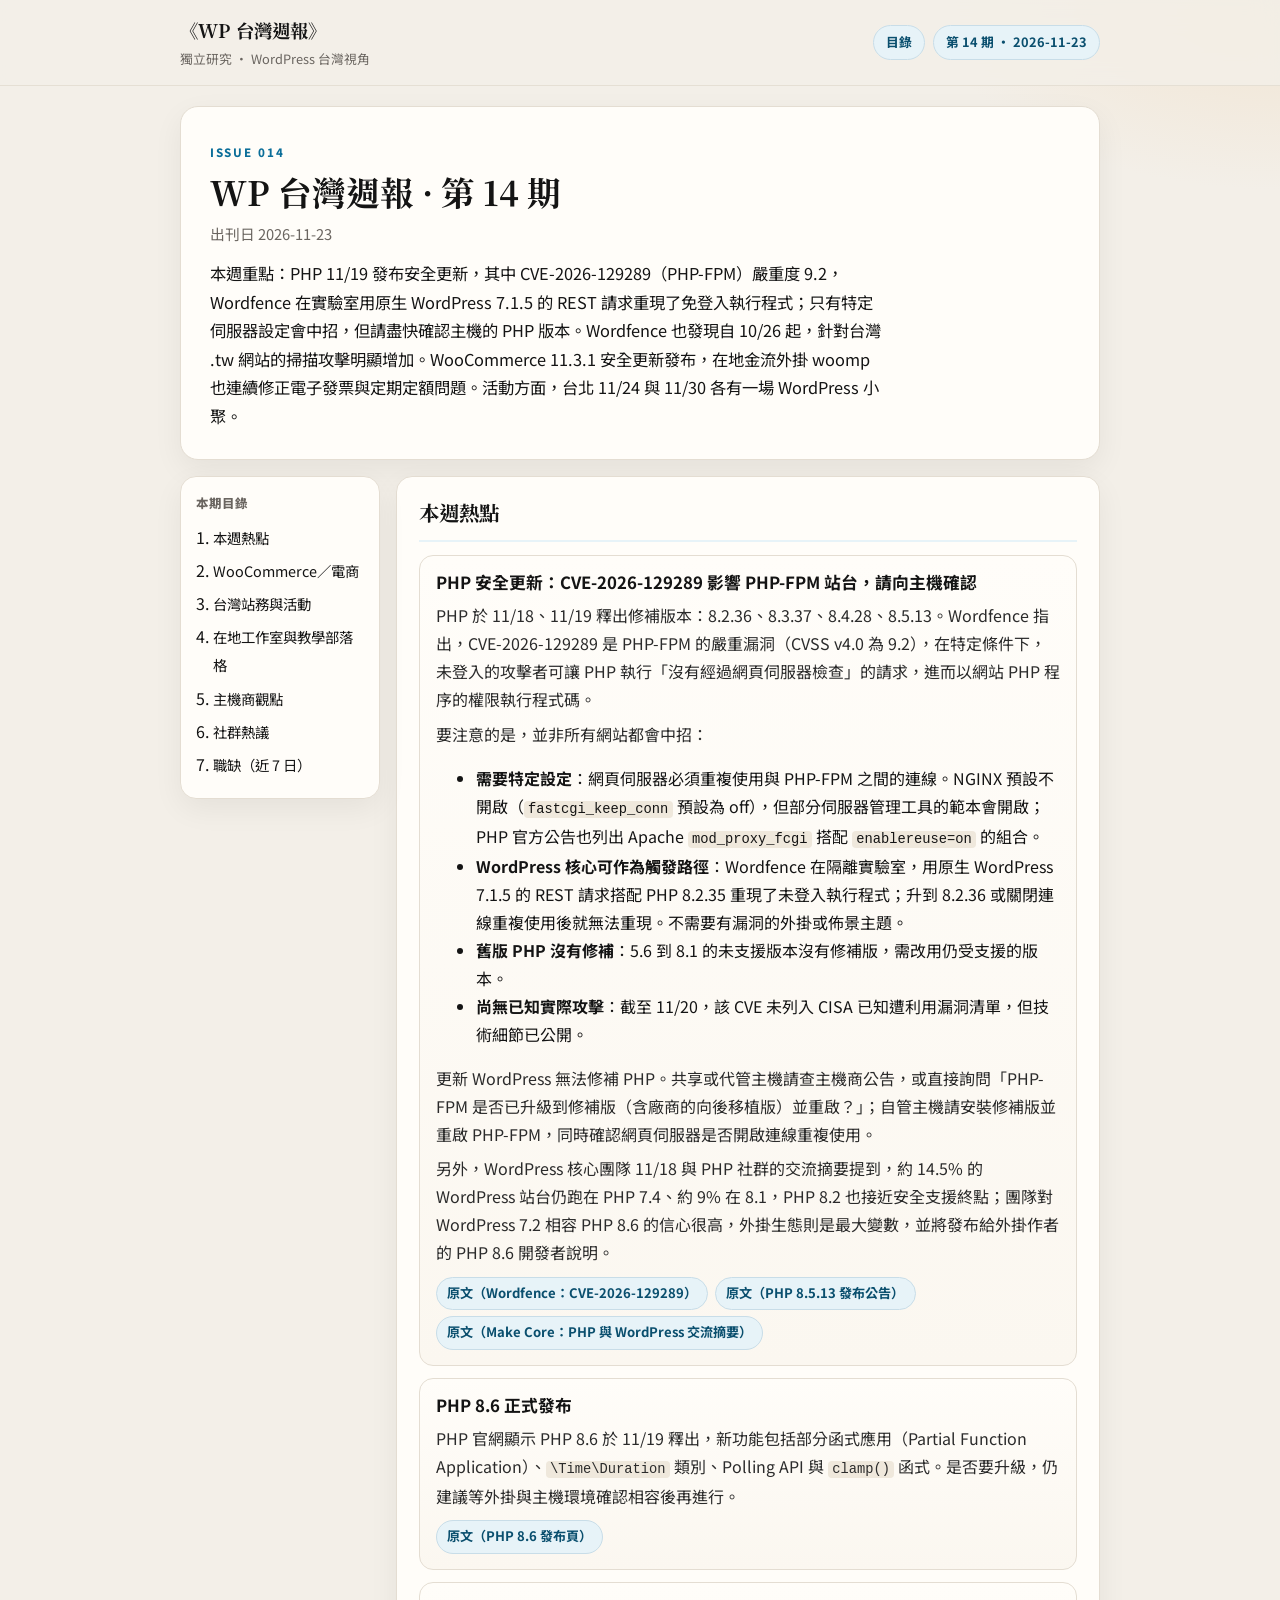
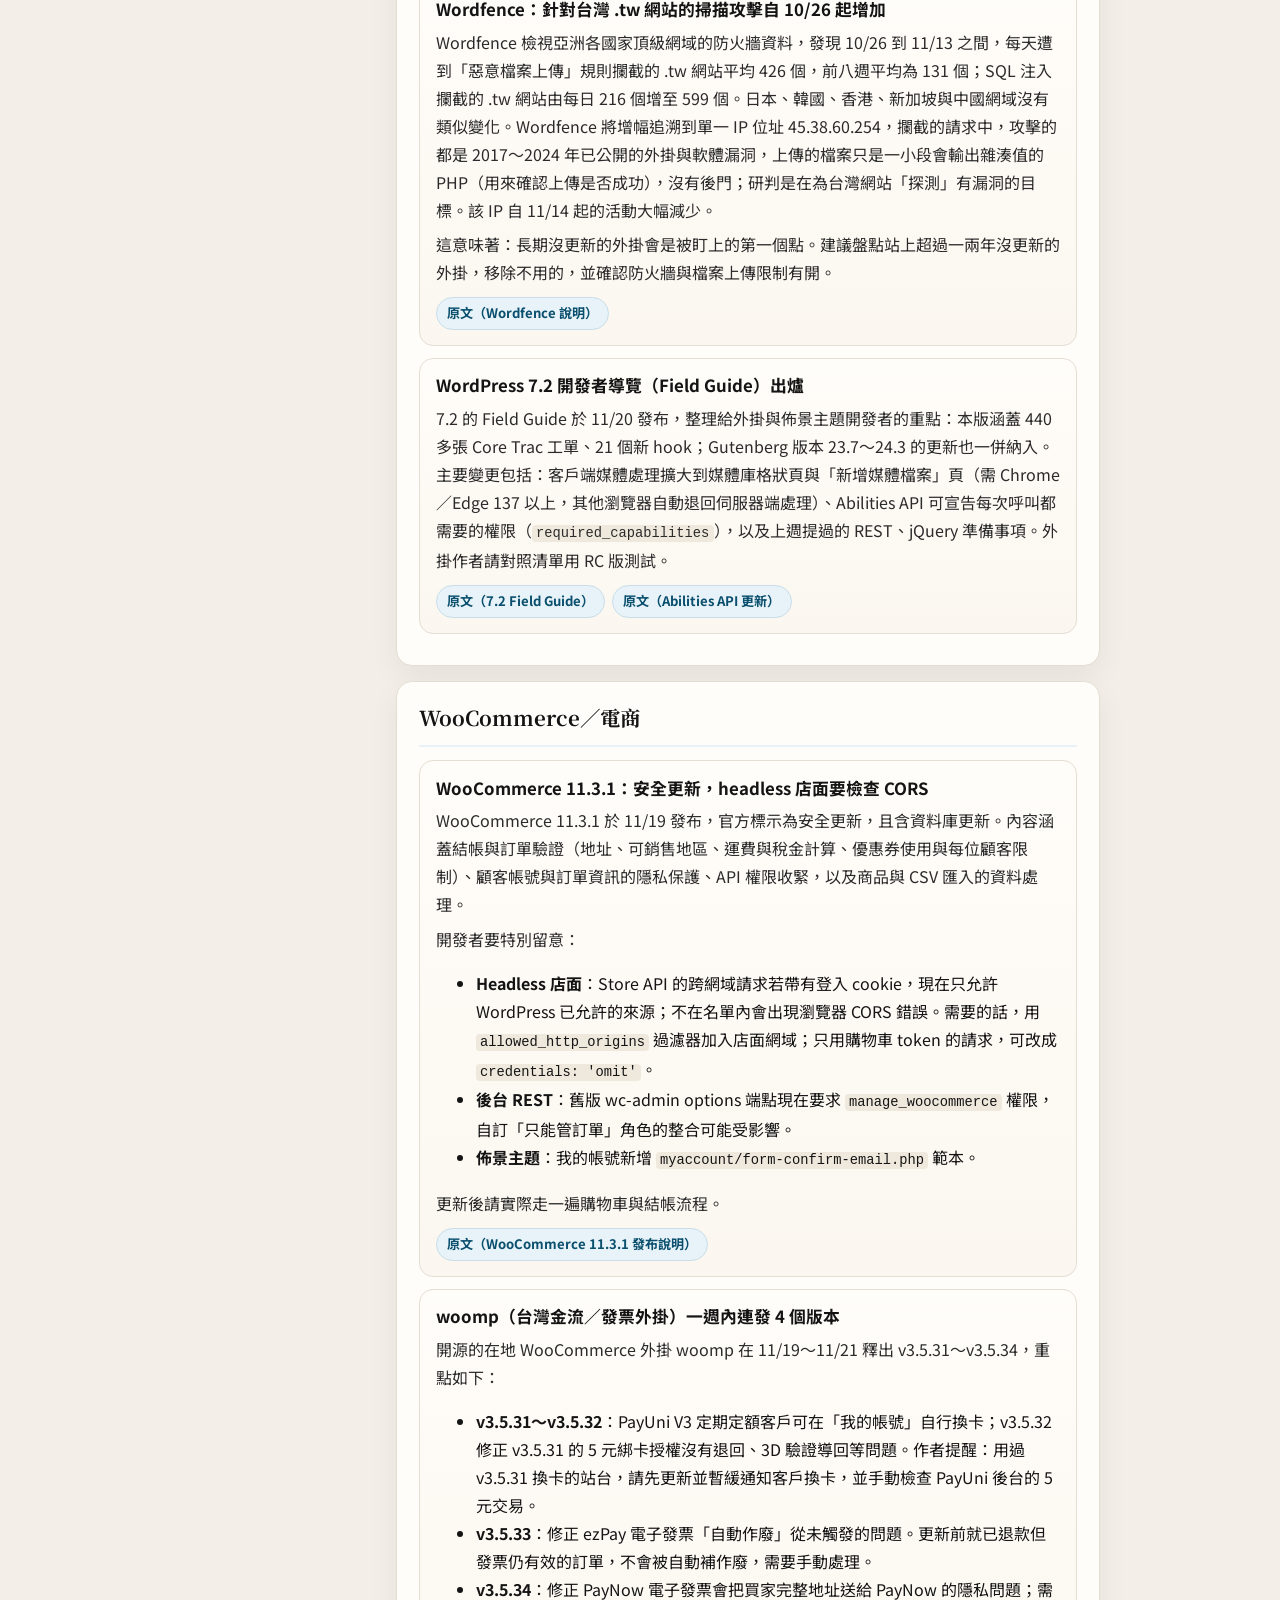
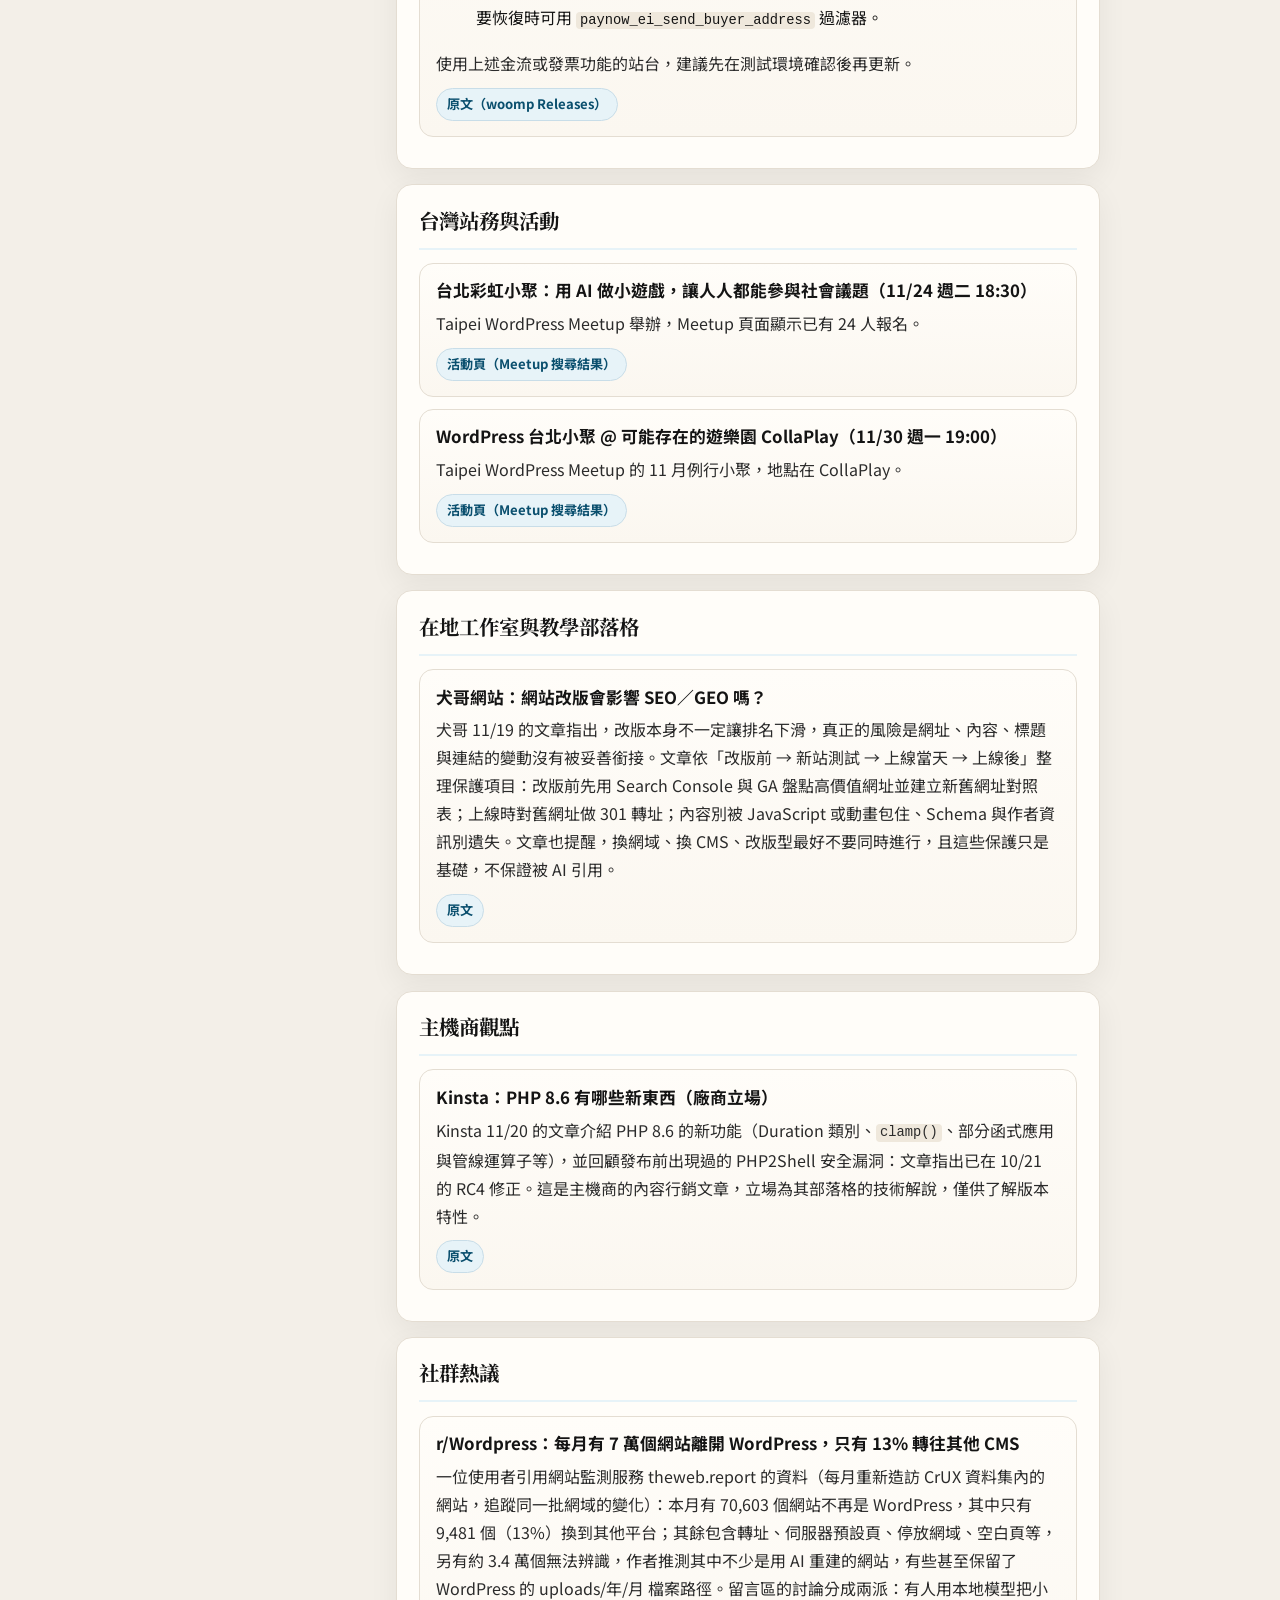
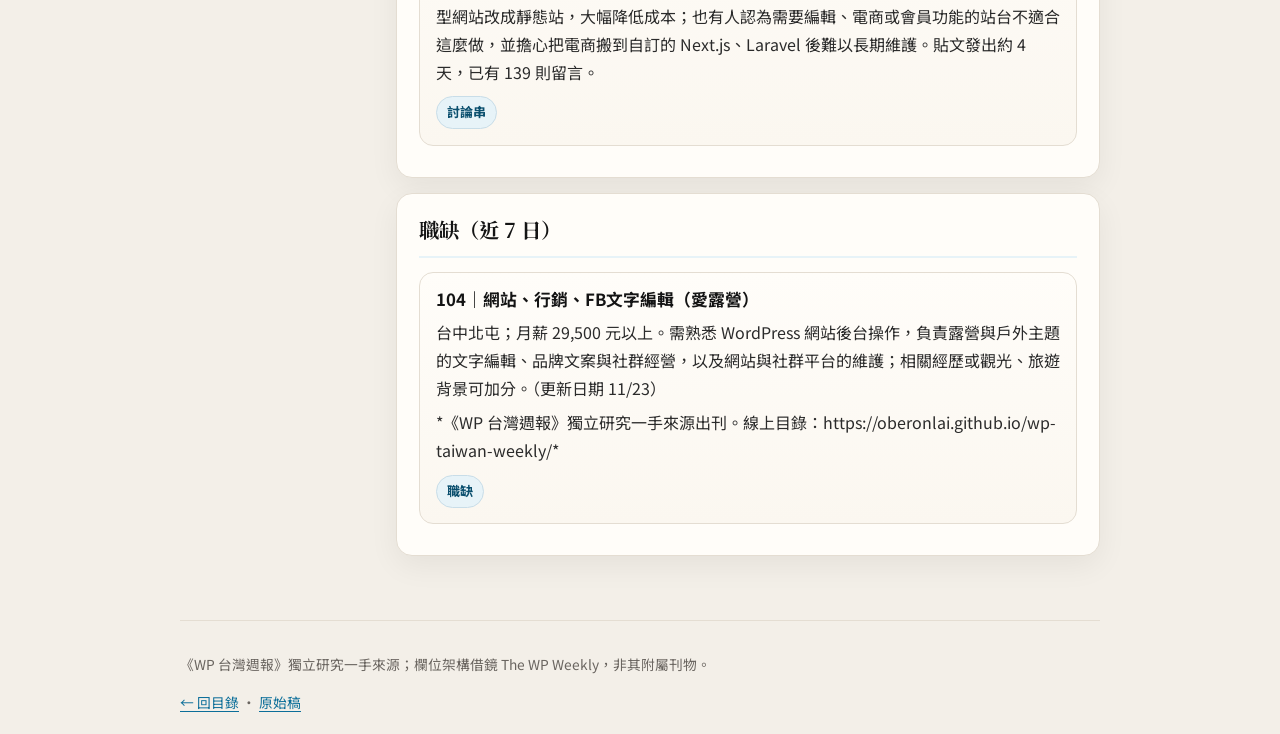
<file: issues/014.html>
<!DOCTYPE html>
<html lang="zh-Hant">
<head>
<meta charset="utf-8">
<meta name="viewport" content="width=device-width, initial-scale=1">
<title>WP 台灣週報 · 第 14 期｜WP 台灣週報</title>
<meta name="description" content="本週重點：PHP 11/19 發布安全更新，其中 CVE-2026-129289（PHP-FPM）嚴重度 9.2，Wordfence 在實驗室用原生 WordPress 7.1.5 的 REST 請求重現了免登入執行程式；只有特定伺服器設定會中招，但請盡快確認主機的 PHP 版本。Wordfence 也發現自 10/26 起，針對台灣 .tw 網站的掃描攻擊明顯增加。WooCommerce 11.3.1 安全更新發布，在地金流外掛 woomp 也連續修正電子發票與定期定額問題。活動方面，台北 11/24 與 11/30 各有一場 WordPress 小聚。">
<link rel="preconnect" href="https://fonts.googleapis.com">
<link rel="preconnect" href="https://fonts.gstatic.com" crossorigin>
<link href="https://fonts.googleapis.com/css2?family=Noto+Sans+TC:wght@400;500;700;800&family=Noto+Serif+TC:wght@600;700&display=swap" rel="stylesheet">
<link rel="stylesheet" href="../styles.css">
</head>
<body>
<header class="site-header">
  <div class="inner">
    <a class="brand" href="../"><strong>《WP 台灣週報》</strong><span>獨立研究 · WordPress 台灣視角</span></a>
    <div class="nav-links">
      <a href="../">目錄</a>
      <span class="badge">第 14 期 · 2026-11-23</span>
    </div>
  </div>
</header>
<section class="hero">
  <div class="kicker">ISSUE 014</div>
  <h1>WP 台灣週報 · 第 14 期</h1>
  <p class="meta">出刊日 2026-11-23</p>
  <p class="lede">本週重點：PHP 11/19 發布安全更新，其中 CVE-2026-129289（PHP-FPM）嚴重度 9.2，Wordfence 在實驗室用原生 WordPress 7.1.5 的 REST 請求重現了免登入執行程式；只有特定伺服器設定會中招，但請盡快確認主機的 PHP 版本。Wordfence 也發現自 10/26 起，針對台灣 .tw 網站的掃描攻擊明顯增加。WooCommerce 11.3.1 安全更新發布，在地金流外掛 woomp 也連續修正電子發票與定期定額問題。活動方面，台北 11/24 與 11/30 各有一場 WordPress 小聚。</p>
</section>
<div class="layout">
  <nav class="toc" aria-label="目錄"><h2>本期目錄</h2><ol><li><a href="#本週熱點">本週熱點</a></li><li><a href="#WooCommerce-電商">WooCommerce／電商</a></li><li><a href="#台灣站務與活動">台灣站務與活動</a></li><li><a href="#在地工作室與教學部落格">在地工作室與教學部落格</a></li><li><a href="#主機商觀點">主機商觀點</a></li><li><a href="#社群熱議">社群熱議</a></li><li><a href="#職缺-近-7-日">職缺（近 7 日）</a></li></ol></nav>
  <main class="main"><section class="section" id="本週熱點"><h2>本週熱點</h2><article class="card"><h3>PHP 安全更新：CVE-2026-129289 影響 PHP-FPM 站台，請向主機確認</h3><p>PHP 於 11/18、11/19 釋出修補版本：8.2.36、8.3.37、8.4.28、8.5.13。Wordfence 指出，CVE-2026-129289 是 PHP-FPM 的嚴重漏洞（CVSS v4.0 為 9.2），在特定條件下，未登入的攻擊者可讓 PHP 執行「沒有經過網頁伺服器檢查」的請求，進而以網站 PHP 程序的權限執行程式碼。</p><p>要注意的是，並非所有網站都會中招：</p><ul><li><strong>需要特定設定</strong>：網頁伺服器必須重複使用與 PHP-FPM 之間的連線。NGINX 預設不開啟（<code>fastcgi_keep_conn</code> 預設為 off），但部分伺服器管理工具的範本會開啟；PHP 官方公告也列出 Apache <code>mod_proxy_fcgi</code> 搭配 <code>enablereuse=on</code> 的組合。</li><li><strong>WordPress 核心可作為觸發路徑</strong>：Wordfence 在隔離實驗室，用原生 WordPress 7.1.5 的 REST 請求搭配 PHP 8.2.35 重現了未登入執行程式；升到 8.2.36 或關閉連線重複使用後就無法重現。不需要有漏洞的外掛或佈景主題。</li><li><strong>舊版 PHP 沒有修補</strong>：5.6 到 8.1 的未支援版本沒有修補版，需改用仍受支援的版本。</li><li><strong>尚無已知實際攻擊</strong>：截至 11/20，該 CVE 未列入 CISA 已知遭利用漏洞清單，但技術細節已公開。</li></ul><p>更新 WordPress 無法修補 PHP。共享或代管主機請查主機商公告，或直接詢問「PHP-FPM 是否已升級到修補版（含廠商的向後移植版）並重啟？」；自管主機請安裝修補版並重啟 PHP-FPM，同時確認網頁伺服器是否開啟連線重複使用。</p><p>另外，WordPress 核心團隊 11/18 與 PHP 社群的交流摘要提到，約 14.5% 的 WordPress 站台仍跑在 PHP 7.4、約 9% 在 8.1，PHP 8.2 也接近安全支援終點；團隊對 WordPress 7.2 相容 PHP 8.6 的信心很高，外掛生態則是最大變數，並將發布給外掛作者的 PHP 8.6 開發者說明。</p><div class="links"><a href="https://www.wordfence.com/blog/2026/11/cve-2026-129289-wordpress-php-vulnerabilities/" rel="noopener noreferrer" target="_blank">原文（Wordfence：CVE-2026-129289）</a><a href="https://www.php.net/releases/8_5_13.php" rel="noopener noreferrer" target="_blank">原文（PHP 8.5.13 發布公告）</a><a href="https://make.wordpress.org/core/2026/11/20/php-wordpress-chat-nov-2026/" rel="noopener noreferrer" target="_blank">原文（Make Core：PHP 與 WordPress 交流摘要）</a></div></article><article class="card"><h3>PHP 8.6 正式發布</h3><p>PHP 官網顯示 PHP 8.6 於 11/19 釋出，新功能包括部分函式應用（Partial Function Application）、<code>\Time\Duration</code> 類別、Polling API 與 <code>clamp()</code> 函式。是否要升級，仍建議等外掛與主機環境確認相容後再進行。</p><div class="links"><a href="https://www.php.net/releases/8.6/en.php" rel="noopener noreferrer" target="_blank">原文（PHP 8.6 發布頁）</a></div></article><article class="card"><h3>Wordfence：針對台灣 .tw 網站的掃描攻擊自 10/26 起增加</h3><p>Wordfence 檢視亞洲各國家頂級網域的防火牆資料，發現 10/26 到 11/13 之間，每天遭到「惡意檔案上傳」規則攔截的 .tw 網站平均 426 個，前八週平均為 131 個；SQL 注入攔截的 .tw 網站由每日 216 個增至 599 個。日本、韓國、香港、新加坡與中國網域沒有類似變化。Wordfence 將增幅追溯到單一 IP 位址 45.38.60.254，攔截的請求中，攻擊的都是 2017～2024 年已公開的外掛與軟體漏洞，上傳的檔案只是一小段會輸出雜湊值的 PHP（用來確認上傳是否成功），沒有後門；研判是在為台灣網站「探測」有漏洞的目標。該 IP 自 11/14 起的活動大幅減少。</p><p>這意味著：長期沒更新的外掛會是被盯上的第一個點。建議盤點站上超過一兩年沒更新的外掛，移除不用的，並確認防火牆與檔案上傳限制有開。</p><div class="links"><a href="https://www.wordfence.com/blog/2026/11/45-38-60-254-the-scanner-behind-the-november-2026-rise-in-attacks-on-tw-websites/" rel="noopener noreferrer" target="_blank">原文（Wordfence 說明）</a></div></article><article class="card"><h3>WordPress 7.2 開發者導覽（Field Guide）出爐</h3><p>7.2 的 Field Guide 於 11/20 發布，整理給外掛與佈景主題開發者的重點：本版涵蓋 440 多張 Core Trac 工單、21 個新 hook；Gutenberg 版本 23.7～24.3 的更新也一併納入。主要變更包括：客戶端媒體處理擴大到媒體庫格狀頁與「新增媒體檔案」頁（需 Chrome／Edge 137 以上，其他瀏覽器自動退回伺服器端處理）、Abilities API 可宣告每次呼叫都需要的權限（<code>required_capabilities</code>），以及上週提過的 REST、jQuery 準備事項。外掛作者請對照清單用 RC 版測試。</p><div class="links"><a href="https://make.wordpress.org/core/2026/11/20/wordpress-7-2-field-guide/" rel="noopener noreferrer" target="_blank">原文（7.2 Field Guide）</a><a href="https://make.wordpress.org/core/2026/11/19/abilities-api-updates-in-wordpress-7-2/" rel="noopener noreferrer" target="_blank">原文（Abilities API 更新）</a></div></article></section><section class="section" id="WooCommerce-電商"><h2>WooCommerce／電商</h2><article class="card"><h3>WooCommerce 11.3.1：安全更新，headless 店面要檢查 CORS</h3><p>WooCommerce 11.3.1 於 11/19 發布，官方標示為安全更新，且含資料庫更新。內容涵蓋結帳與訂單驗證（地址、可銷售地區、運費與稅金計算、優惠券使用與每位顧客限制）、顧客帳號與訂單資訊的隱私保護、API 權限收緊，以及商品與 CSV 匯入的資料處理。</p><p>開發者要特別留意：</p><ul><li><strong>Headless 店面</strong>：Store API 的跨網域請求若帶有登入 cookie，現在只允許 WordPress 已允許的來源；不在名單內會出現瀏覽器 CORS 錯誤。需要的話，用 <code>allowed_http_origins</code> 過濾器加入店面網域；只用購物車 token 的請求，可改成 <code>credentials: 'omit'</code>。</li><li><strong>後台 REST</strong>：舊版 wc-admin options 端點現在要求 <code>manage_woocommerce</code> 權限，自訂「只能管訂單」角色的整合可能受影響。</li><li><strong>佈景主題</strong>：我的帳號新增 <code>myaccount/form-confirm-email.php</code> 範本。</li></ul><p>更新後請實際走一遍購物車與結帳流程。</p><div class="links"><a href="https://developer.woocommerce.com/2026/11/19/woocommerce-11-3-1/" rel="noopener noreferrer" target="_blank">原文（WooCommerce 11.3.1 發布說明）</a></div></article><article class="card"><h3>woomp（台灣金流／發票外掛）一週內連發 4 個版本</h3><p>開源的在地 WooCommerce 外掛 woomp 在 11/19～11/21 釋出 v3.5.31～v3.5.34，重點如下：</p><ul><li><strong>v3.5.31～v3.5.32</strong>：PayUni V3 定期定額客戶可在「我的帳號」自行換卡；v3.5.32 修正 v3.5.31 的 5 元綁卡授權沒有退回、3D 驗證導回等問題。作者提醒：用過 v3.5.31 換卡的站台，請先更新並暫緩通知客戶換卡，並手動檢查 PayUni 後台的 5 元交易。</li><li><strong>v3.5.33</strong>：修正 ezPay 電子發票「自動作廢」從未觸發的問題。更新前就已退款但發票仍有效的訂單，不會被自動補作廢，需要手動處理。</li><li><strong>v3.5.34</strong>：修正 PayNow 電子發票會把買家完整地址送給 PayNow 的隱私問題；需要恢復時可用 <code>paynow_ei_send_buyer_address</code> 過濾器。</li></ul><p>使用上述金流或發票功能的站台，建議先在測試環境確認後再更新。</p><div class="links"><a href="https://github.com/zenbuapps/woomp/releases" rel="noopener noreferrer" target="_blank">原文（woomp Releases）</a></div></article></section><section class="section" id="台灣站務與活動"><h2>台灣站務與活動</h2><article class="card"><h3>台北彩虹小聚：用 AI 做小遊戲，讓人人都能參與社會議題（11/24 週二 18:30）</h3><p>Taipei WordPress Meetup 舉辦，Meetup 頁面顯示已有 24 人報名。</p><div class="links"><a href="https://www.meetup.com/find/?keywords=wordpress&amp;location=tw--Taiwan&amp;source=EVENTS" rel="noopener noreferrer" target="_blank">活動頁（Meetup 搜尋結果）</a></div></article><article class="card"><h3>WordPress 台北小聚 @ 可能存在的遊樂園 CollaPlay（11/30 週一 19:00）</h3><p>Taipei WordPress Meetup 的 11 月例行小聚，地點在 CollaPlay。</p><div class="links"><a href="https://www.meetup.com/find/?keywords=wordpress&amp;location=tw--Taiwan&amp;source=EVENTS" rel="noopener noreferrer" target="_blank">活動頁（Meetup 搜尋結果）</a></div></article></section><section class="section" id="在地工作室與教學部落格"><h2>在地工作室與教學部落格</h2><article class="card"><h3>犬哥網站：網站改版會影響 SEO／GEO 嗎？</h3><p>犬哥 11/19 的文章指出，改版本身不一定讓排名下滑，真正的風險是網址、內容、標題與連結的變動沒有被妥善銜接。文章依「改版前 → 新站測試 → 上線當天 → 上線後」整理保護項目：改版前先用 Search Console 與 GA 盤點高價值網址並建立新舊網址對照表；上線時對舊網址做 301 轉址；內容別被 JavaScript 或動畫包住、Schema 與作者資訊別遺失。文章也提醒，換網域、換 CMS、改版型最好不要同時進行，且這些保護只是基礎，不保證被 AI 引用。</p><div class="links"><a href="https://frankknow.com/how-redesign-affect-seo-geo/" rel="noopener noreferrer" target="_blank">原文</a></div></article></section><section class="section" id="主機商觀點"><h2>主機商觀點</h2><article class="card"><h3>Kinsta：PHP 8.6 有哪些新東西（廠商立場）</h3><p>Kinsta 11/20 的文章介紹 PHP 8.6 的新功能（Duration 類別、<code>clamp()</code>、部分函式應用與管線運算子等），並回顧發布前出現過的 PHP2Shell 安全漏洞：文章指出已在 10/21 的 RC4 修正。這是主機商的內容行銷文章，立場為其部落格的技術解說，僅供了解版本特性。</p><div class="links"><a href="https://kinsta.com/blog/php-8-6/" rel="noopener noreferrer" target="_blank">原文</a></div></article></section><section class="section" id="社群熱議"><h2>社群熱議</h2><article class="card"><h3>r/Wordpress：每月有 7 萬個網站離開 WordPress，只有 13% 轉往其他 CMS</h3><p>一位使用者引用網站監測服務 theweb.report 的資料（每月重新造訪 CrUX 資料集內的網站，追蹤同一批網域的變化）：本月有 70,603 個網站不再是 WordPress，其中只有 9,481 個（13%）換到其他平台；其餘包含轉址、伺服器預設頁、停放網域、空白頁等，另有約 3.4 萬個無法辨識，作者推測其中不少是用 AI 重建的網站，有些甚至保留了 WordPress 的 uploads/年/月 檔案路徑。留言區的討論分成兩派：有人用本地模型把小型網站改成靜態站，大幅降低成本；也有人認為需要編輯、電商或會員功能的站台不適合這麼做，並擔心把電商搬到自訂的 Next.js、Laravel 後難以長期維護。貼文發出約 4 天，已有 139 則留言。</p><div class="links"><a href="https://www.reddit.com/r/Wordpress/comments/1y07t01/70603_sites_left_wordpressorg_a_month_only_9481/" rel="noopener noreferrer" target="_blank">討論串</a></div></article></section><section class="section" id="職缺-近-7-日"><h2>職缺（近 7 日）</h2><article class="card"><h3>104｜網站、行銷、FB文字編輯（愛露營）</h3><p>台中北屯；月薪 29,500 元以上。需熟悉 WordPress 網站後台操作，負責露營與戶外主題的文字編輯、品牌文案與社群經營，以及網站與社群平台的維護；相關經歷或觀光、旅遊背景可加分。（更新日期 11/23）</p><p>*《WP 台灣週報》獨立研究一手來源出刊。線上目錄：https://oberonlai.github.io/wp-taiwan-weekly/*</p><div class="links"><a href="https://www.104.com.tw/job/7t6wy" rel="noopener noreferrer" target="_blank">職缺</a></div></article></section></main>
</div>
<footer class="site-footer">
  <p>《WP 台灣週報》獨立研究一手來源；欄位架構借鏡 The WP Weekly，非其附屬刊物。</p>
  <p><a href="../">← 回目錄</a> · <a href="https://github.com/oberonlai/wp-taiwan-weekly/blob/main/content/issue-014.md">原始稿</a></p>
</footer>
</body>
</html>
</file>
<file: styles.css>
:root {
  --bg: #f3efe8;
  --paper: #fffdf9;
  --ink: #141414;
  --muted: #6a6560;
  --line: #e4ddd2;
  --accent: #0b6e99;
  --accent-2: #0a4f6e;
  --soft: #e7f3f8;
  --warm: #f7efe4;
  --shadow: 0 10px 30px rgba(20,20,20,.06);
  --radius: 18px;
  --sans: "Noto Sans TC", "PingFang TC", "Hiragino Sans TC", "Microsoft JhengHei", system-ui, sans-serif;
  --serif: "Noto Serif TC", "Source Han Serif TC", "Songti TC", Georgia, serif;
  --mono: ui-monospace, SFMono-Regular, Menlo, Consolas, monospace;
}
* { box-sizing: border-box; }
html { scroll-behavior: smooth; }
body {
  margin: 0;
  font-family: var(--sans);
  color: var(--ink);
  line-height: 1.75;
  background:
    radial-gradient(900px 420px at 0% -5%, #d9ebf3 0%, transparent 55%),
    radial-gradient(700px 380px at 100% 0%, #f1e4d2 0%, transparent 50%),
    var(--bg);
}
a { color: var(--accent); text-underline-offset: 3px; }
a:hover { color: var(--accent-2); }
.site-header {
  position: sticky; top: 0; z-index: 30;
  backdrop-filter: saturate(1.2) blur(14px);
  background: rgba(243,239,232,.86);
  border-bottom: 1px solid rgba(228,221,210,.9);
}
.site-header .inner {
  width: min(920px, calc(100% - 2rem));
  margin: 0 auto;
  display: flex; align-items: center; justify-content: space-between;
  gap: 1rem; padding: .9rem 0;
}
.brand { text-decoration: none; color: inherit; display: grid; gap: .1rem; }
.brand strong {
  font-family: var(--serif);
  font-size: 1.15rem; font-weight: 700; letter-spacing: .01em;
}
.brand span { font-size: .8rem; color: var(--muted); }
.nav-links { display: flex; gap: .5rem; flex-wrap: wrap; align-items: center; }
.badge, .nav-links a {
  display: inline-flex; align-items: center; gap: .35rem;
  text-decoration: none; font-size: .8rem; font-weight: 700;
  color: var(--accent-2); background: var(--soft);
  border: 1px solid #c8dde8; border-radius: 999px;
  padding: .32rem .75rem;
}
.nav-links a:hover { background: #d7ebf4; }
.page {
  width: min(920px, calc(100% - 2rem));
  margin: 1.4rem auto 3rem;
}
.intro {
  display: grid; gap: .55rem;
  margin: 0 0 1.25rem;
  padding: 1.15rem 1.25rem;
  background: linear-gradient(180deg, #fffdf9 0%, #faf6ef 100%);
  border: 1px solid var(--line);
  border-radius: var(--radius);
  box-shadow: var(--shadow);
}
.intro .kicker {
  font-size: .72rem; font-weight: 800; letter-spacing: .16em;
  text-transform: uppercase; color: var(--accent);
}
.intro h1 {
  margin: 0; font-family: var(--serif);
  font-size: clamp(1.6rem, 3.5vw, 2rem); line-height: 1.25;
}
.intro p { margin: 0; color: var(--muted); font-size: .98rem; max-width: 40rem; }
.issue-list { display: grid; gap: .85rem; }
.issue-card {
  display: grid; grid-template-columns: 72px 1fr; gap: 1rem;
  text-decoration: none; color: inherit;
  background: var(--paper);
  border: 1px solid var(--line);
  border-radius: 16px;
  padding: 1rem 1.1rem;
  box-shadow: 0 1px 0 rgba(255,255,255,.7) inset, var(--shadow);
  transition: transform .15s ease, border-color .15s ease, box-shadow .15s ease;
}
.issue-card:hover {
  transform: translateY(-2px);
  border-color: #c9dde7;
  box-shadow: 0 14px 34px rgba(20,20,20,.08);
}
.issue-num {
  width: 72px; height: 72px; border-radius: 16px;
  display: grid; place-items: center; align-content: center;
  background: var(--warm);
  border: 1px solid #eadfce;
  font-family: var(--serif);
  font-weight: 800; font-size: 1.35rem; color: var(--accent-2);
  line-height: 1; text-align: center;
}
.issue-num small {
  display: block; margin-top: .25rem;
  font-family: var(--sans); font-size: .62rem; font-weight: 700;
  letter-spacing: .08em; color: var(--muted);
}
.issue-body { min-width: 0; }
.issue-meta {
  display: flex; flex-wrap: wrap; gap: .45rem .7rem;
  align-items: center; margin-bottom: .25rem;
  color: var(--muted); font-size: .82rem; font-weight: 600;
}
.issue-meta .dot { opacity: .45; }
.issue-body h2 {
  margin: 0 0 .35rem;
  font-family: var(--serif);
  font-size: 1.18rem; line-height: 1.35; font-weight: 700;
}
.issue-body p {
  margin: 0; color: var(--muted); font-size: .92rem; line-height: 1.65;
  display: -webkit-box; -webkit-line-clamp: 2; -webkit-box-orient: vertical; overflow: hidden;
}
.issue-cta {
  margin-top: .55rem; font-size: .82rem; font-weight: 750; color: var(--accent);
}
.issue-card:hover .issue-cta { color: var(--accent-2); }
@media (max-width: 640px) {
  .issue-card { grid-template-columns: 58px 1fr; gap: .8rem; padding: .9rem; }
  .issue-num { width: 58px; height: 58px; font-size: 1.15rem; border-radius: 14px; }
}
.hero {
  width: min(920px, calc(100% - 2rem));
  margin: 1.25rem auto 1rem;
  background: var(--paper);
  border: 1px solid var(--line);
  border-radius: var(--radius);
  box-shadow: var(--shadow);
  padding: clamp(1.2rem, 3vw, 1.8rem);
}
.hero .kicker {
  display: inline-block; font-size: .72rem; font-weight: 800;
  letter-spacing: .16em; text-transform: uppercase; color: var(--accent); margin-bottom: .55rem;
}
.hero h1 {
  margin: 0 0 .55rem; font-family: var(--serif);
  font-size: clamp(1.55rem, 3.6vw, 2.1rem); line-height: 1.25;
}
.hero .meta { color: var(--muted); margin: 0 0 .75rem; font-size: .92rem; }
.hero .lede { margin: 0; font-size: 1.02rem; max-width: 42rem; }
.layout {
  width: min(920px, calc(100% - 2rem));
  margin: 0 auto 3rem;
  display: grid; gap: 1rem;
  grid-template-columns: 200px 1fr;
}
@media (max-width: 860px) {
  .layout { grid-template-columns: 1fr; }
  .toc { position: static !important; }
}
.toc {
  position: sticky; top: 4.4rem; align-self: start;
  background: var(--paper); border: 1px solid var(--line);
  border-radius: 16px; padding: .95rem; box-shadow: var(--shadow);
}
.toc h2 { margin: 0 0 .55rem; font-size: .78rem; letter-spacing: .08em; text-transform: uppercase; color: var(--muted); font-weight: 800; }
.toc ol { margin: 0; padding: 0 0 0 1.05rem; }
.toc li { margin: .32rem 0; }
.toc a { text-decoration: none; color: var(--ink); font-size: .9rem; }
.toc a:hover { color: var(--accent); }
.main { min-width: 0; }
.section {
  background: var(--paper); border: 1px solid var(--line);
  border-radius: 16px; box-shadow: var(--shadow);
  padding: 1.1rem clamp(1rem, 2.5vw, 1.35rem) 1.2rem;
  margin-bottom: .95rem;
}
.section > h2 {
  margin: 0 0 .85rem; font-family: var(--serif); font-size: 1.28rem;
  padding-bottom: .55rem; border-bottom: 2px solid var(--soft);
}
.card {
  background: linear-gradient(180deg, #fffdf9, #fbf7f0);
  border: 1px solid var(--line); border-radius: 14px;
  padding: .95rem 1rem; margin: .75rem 0;
}
.card h3 { margin: 0 0 .4rem; font-size: 1.05rem; line-height: 1.4; }
.card p { margin: .4rem 0; color: #2b2b2b; }
.card p code, .section code {
  font-family: var(--mono); font-size: .86em;
  background: #efe8dc; padding: .08em .32em; border-radius: 4px;
}
.links { display: flex; flex-wrap: wrap; gap: .4rem; margin-top: .65rem; }
.links a {
  text-decoration: none; font-size: .82rem; font-weight: 700;
  background: var(--soft); color: var(--accent-2);
  border: 1px solid #c8dde8; border-radius: 999px; padding: .26rem .65rem;
}
.links a:hover { background: #d7ebf4; }
.site-footer {
  width: min(920px, calc(100% - 2rem));
  margin: 0 auto 2.5rem; color: var(--muted); font-size: .86rem;
  border-top: 1px solid var(--line); padding-top: 1.1rem;
}
</file>
